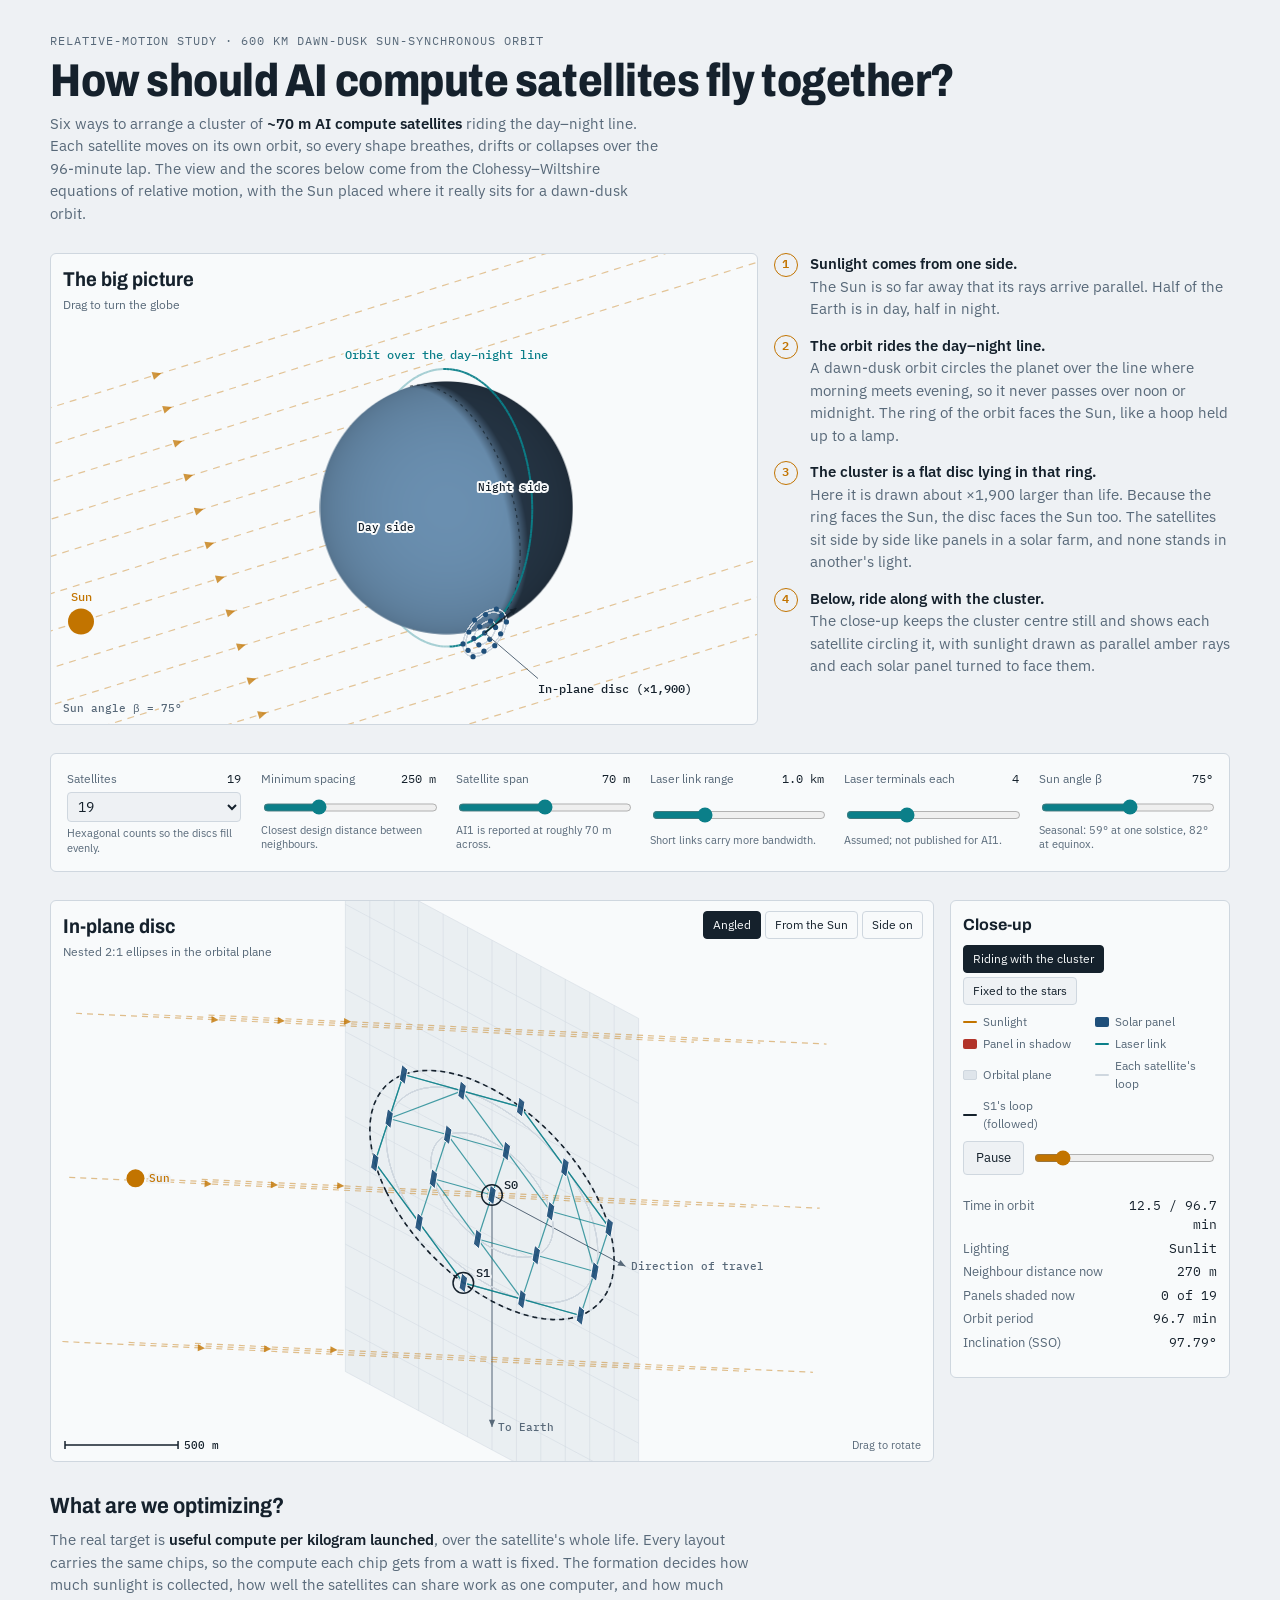
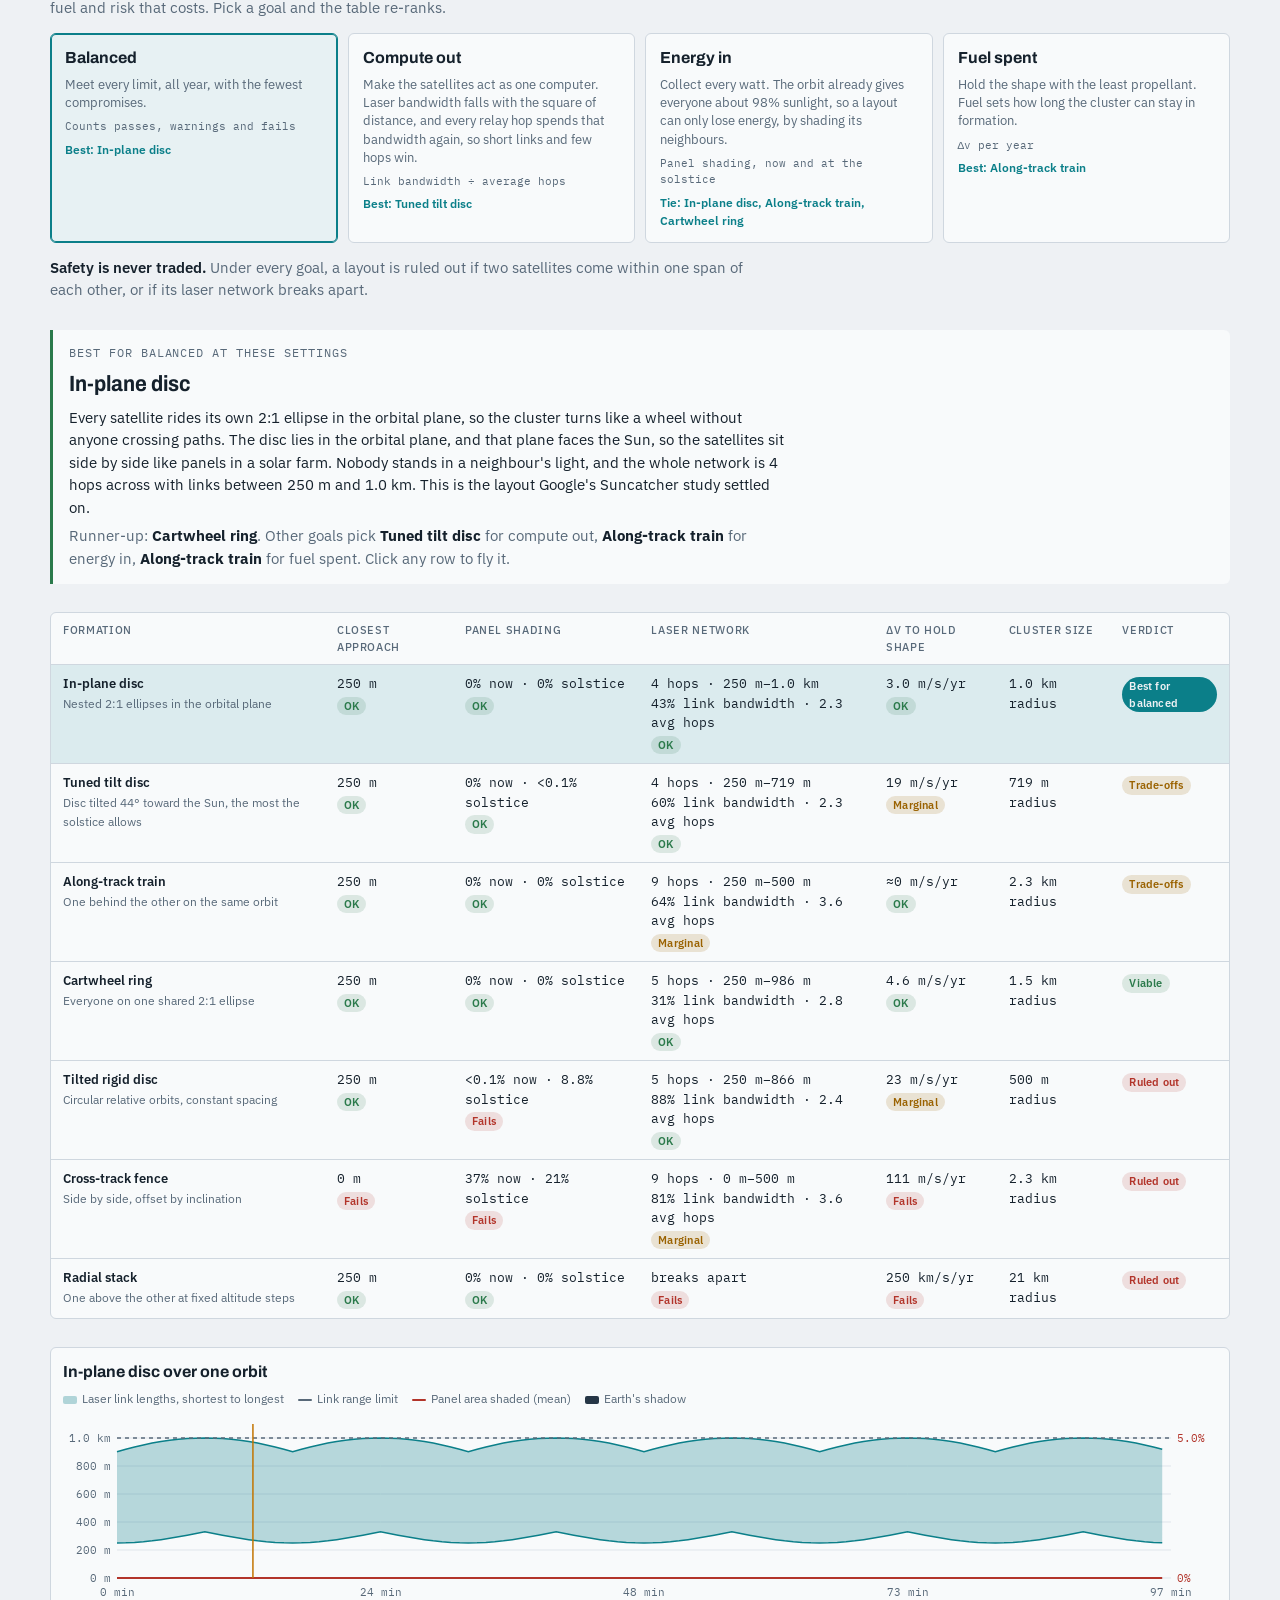
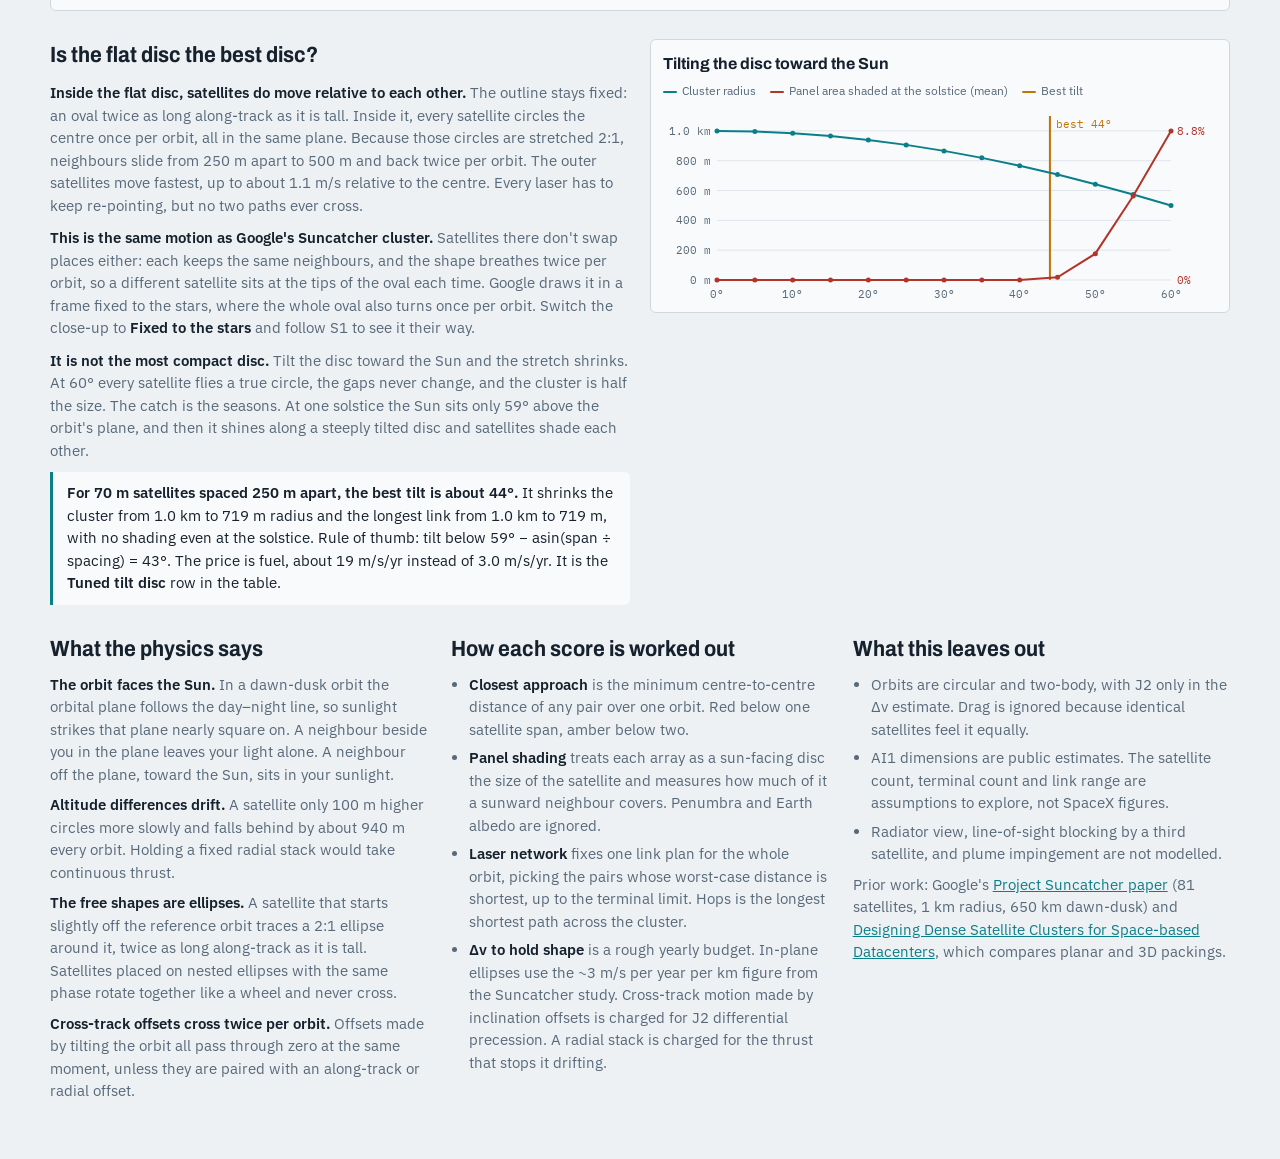
<file: ai1-satellite/cluster-formations/index.html>
<!doctype html>
<html lang="en">
<head>
<meta charset="utf-8">
<meta name="viewport" content="width=device-width, initial-scale=1, viewport-fit=cover">
<title>Dawn-Dusk Cluster Formations</title>
<meta name="claude:viewport-fit-sides" content="cover">
<link rel="preconnect" href="https://fonts.googleapis.com">
<link rel="preconnect" href="https://fonts.gstatic.com" crossorigin>
<link rel="stylesheet" href="https://fonts.googleapis.com/css2?family=Archivo:wdth,wght@75..125,500..800&family=IBM+Plex+Sans:wght@400;500;600&family=IBM+Plex+Mono:wght@400;500&display=swap">
<style>
/* Layout: a flight-dynamics console. Controls on top, the relative-motion view beside the Earth inset, then the trade table, then the notes. */
:root {
  --bg: #eef1f4;
  --panel: #f8fafb;
  --ink: #15212c;
  --muted: #586979;
  --line: #cfd7df;
  --grid: #dfe5eb;
  --laser: #0b7f89;
  --sun: #c27400;
  --good: #2b7a4b;
  --warn: #9a6200;
  --bad: #b2342a;
  --sat: #1f4f7a;
  --earth: #6a8fb0;
  --night: #263646;
  --f-display: "Archivo", "Arial Narrow", system-ui, sans-serif;
  --f-body: "IBM Plex Sans", system-ui, -apple-system, "Segoe UI", sans-serif;
  --f-mono: "IBM Plex Mono", ui-monospace, "SFMono-Regular", Menlo, monospace;
}
@media (prefers-color-scheme: dark) {
  :root:not([data-theme="light"]) {
    --bg: #0c131a; --panel: #121b24; --ink: #dce5ec; --muted: #8b9cac; --line: #26333f; --grid: #1a2530;
    --laser: #3cc3cb; --sun: #f0a63a; --good: #5cbf86; --warn: #e2a43c; --bad: #e8685d; --sat: #9cc4e8;
    --earth: #3f6688; --night: #0a1118; color-scheme: dark;
  }
}
:root[data-theme="dark"] {
  --bg: #0c131a; --panel: #121b24; --ink: #dce5ec; --muted: #8b9cac; --line: #26333f; --grid: #1a2530;
  --laser: #3cc3cb; --sun: #f0a63a; --good: #5cbf86; --warn: #e2a43c; --bad: #e8685d; --sat: #9cc4e8;
  --earth: #3f6688; --night: #0a1118; color-scheme: dark;
}
* { box-sizing: border-box; }
body {
  background: var(--bg); color: var(--ink); font-family: var(--f-body); font-size: 15px; line-height: 1.5;
  padding-left: max(16px, env(safe-area-inset-left, 0px)); padding-right: max(16px, env(safe-area-inset-right, 0px));
  padding-block: 24px 48px;
}
.wrap { max-width: 1180px; margin: 0 auto; display: grid; gap: 28px; }
header { display: grid; gap: 8px; }
.eyebrow { font-family: var(--f-mono); font-size: 12px; letter-spacing: .08em; text-transform: uppercase; color: var(--muted); }
h1 { font-family: var(--f-display); font-stretch: 85%; font-weight: 800; font-size: clamp(30px, 5vw, 46px); line-height: 1.02; margin: 0; text-wrap: balance; letter-spacing: -.01em; }
h2 { font-family: var(--f-display); font-stretch: 90%; font-weight: 700; font-size: 22px; margin: 0; text-wrap: balance; }
h3 { font-family: var(--f-display); font-weight: 700; font-size: 16px; margin: 0; }
.lede { max-width: 68ch; color: var(--muted); margin: 0; }
.lede b { color: var(--ink); font-weight: 600; }

.controls { display: grid; grid-template-columns: repeat(auto-fit, minmax(170px, 1fr)); gap: 14px 20px; padding: 16px; background: var(--panel); border: 1px solid var(--line); border-radius: 6px; }
.ctl { display: grid; gap: 4px; min-width: 0; }
.ctl label { font-size: 12px; color: var(--muted); display: flex; justify-content: space-between; gap: 8px; }
.ctl label output { font-family: var(--f-mono); color: var(--ink); font-variant-numeric: tabular-nums; }
.ctl input[type=range] { width: 100%; accent-color: var(--laser); }
.ctl select { font: inherit; font-size: 14px; padding: 4px 6px; background: var(--bg); color: var(--ink); border: 1px solid var(--line); border-radius: 4px; }
.ctl small { color: var(--muted); font-size: 11px; line-height: 1.3; }

.stage { display: grid; grid-template-columns: minmax(0, 1fr) 280px; gap: 16px; }
@media (max-width: 860px) { .stage { grid-template-columns: minmax(0, 1fr); } }
.view { position: relative; background: var(--panel); border: 1px solid var(--line); border-radius: 6px; overflow: hidden; min-width: 0; }
#view3d { display: block; width: 100%; cursor: grab; touch-action: none; }
#view3d:active { cursor: grabbing; }
.view .tag { position: absolute; left: 12px; top: 10px; display: grid; gap: 2px; pointer-events: none; }
.view .tag h2 { font-size: 20px; }
.view .tag span { font-size: 12px; color: var(--muted); }
.view .hint { position: absolute; right: 12px; bottom: 8px; font-size: 11px; color: var(--muted); pointer-events: none; }
.side { display: grid; gap: 16px; align-content: start; min-width: 0; }
.card { background: var(--panel); border: 1px solid var(--line); border-radius: 6px; padding: 12px; display: grid; gap: 8px; min-width: 0; }
.scene { display: grid; grid-template-columns: minmax(0, 1.55fr) minmax(0, 1fr); gap: 16px; align-items: start; }
@media (max-width: 860px) { .scene { grid-template-columns: minmax(0, 1fr); } }
#world { display: block; width: 100%; cursor: grab; touch-action: none; }
#world:active { cursor: grabbing; }
.steps { margin: 0; padding: 0; list-style: none; counter-reset: step; display: grid; gap: 14px; }
.steps li { counter-increment: step; display: grid; grid-template-columns: 26px minmax(0, 1fr); gap: 0 10px; color: var(--muted); }
.steps li::before { content: counter(step); grid-row: span 2; width: 22px; height: 22px; border-radius: 50%; border: 1.5px solid var(--sun); color: var(--sun); font: 600 12px/19px var(--f-mono); text-align: center; }
.steps li b { color: var(--ink); font-weight: 600; display: block; }
.viewbar { position: absolute; right: 10px; top: 10px; display: flex; gap: 4px; flex-wrap: wrap; justify-content: flex-end; max-width: 60%; }
.viewbar button { font-size: 12px; padding: 4px 9px; background: var(--panel); }
.viewbar button.on { background: var(--ink); color: var(--panel); border-color: var(--ink); }
.framebar { display: flex; flex-wrap: wrap; gap: 4px; }
.framebar button { font-size: 12px; padding: 4px 9px; }
.framebar button.on { background: var(--ink); color: var(--panel); border-color: var(--ink); }
.key { display: grid; grid-template-columns: 1fr 1fr; gap: 4px 10px; font-size: 12px; color: var(--muted); }
.key span { display: flex; align-items: center; gap: 6px; }
.key i { flex: none; width: 14px; height: 10px; border-radius: 2px; }
.view .hint.center { left: 50%; right: auto; transform: translateX(-50%); bottom: 34px; color: var(--sun); font-size: 12px; text-align: center; }
.readout { display: grid; grid-template-columns: auto 1fr; gap: 4px 12px; font-size: 13px; }
.readout dt { color: var(--muted); }
.readout dd { margin: 0; text-align: right; font-family: var(--f-mono); font-variant-numeric: tabular-nums; }
.transport { display: flex; gap: 8px; align-items: center; flex-wrap: wrap; }
button { font: inherit; font-size: 13px; padding: 6px 12px; border-radius: 4px; border: 1px solid var(--line); background: var(--bg); color: var(--ink); cursor: pointer; }
button:hover { border-color: var(--laser); }
button:focus-visible, select:focus-visible, input:focus-visible, tr:focus-visible { outline: 2px solid var(--laser); outline-offset: 2px; }
#phase { flex: 1; min-width: 120px; accent-color: var(--sun); }

.verdict { display: grid; gap: 6px; padding: 14px 16px; border-left: 3px solid var(--good); background: var(--panel); border-radius: 0 6px 6px 0; }
.verdict p { margin: 0; max-width: 80ch; }

.tablewrap { overflow-x: auto; border: 1px solid var(--line); border-radius: 6px; background: var(--panel); }
table { border-collapse: collapse; width: 100%; min-width: 760px; font-size: 13px; }
th, td { padding: 9px 12px; text-align: left; border-bottom: 1px solid var(--line); vertical-align: top; }
th { font-size: 11px; text-transform: uppercase; letter-spacing: .06em; color: var(--muted); font-weight: 500; }
tbody tr { cursor: pointer; }
tbody tr:hover { background: color-mix(in srgb, var(--laser) 6%, transparent); }
tbody tr.sel { background: color-mix(in srgb, var(--laser) 12%, transparent); }
tbody tr:last-child td { border-bottom: 0; }
td .nm { font-weight: 600; display: block; }
td .sub { color: var(--muted); font-size: 12px; }
td .v { font-family: var(--f-mono); font-variant-numeric: tabular-nums; display: block; }
.chip { display: inline-block; font-size: 11px; padding: 1px 7px; border-radius: 99px; font-weight: 600; letter-spacing: .02em; margin-top: 3px; }
.chip.good { color: var(--good); background: color-mix(in srgb, var(--good) 14%, transparent); }
.chip.warn { color: var(--warn); background: color-mix(in srgb, var(--warn) 16%, transparent); }
.chip.bad  { color: var(--bad);  background: color-mix(in srgb, var(--bad) 14%, transparent); }
.chip.best { color: var(--bg); background: var(--laser); }

.chartcard { background: var(--panel); border: 1px solid var(--line); border-radius: 6px; padding: 12px 12px 6px; display: grid; gap: 6px; }
.chartcard .legend { display: flex; flex-wrap: wrap; gap: 14px; font-size: 12px; color: var(--muted); }
.chartcard .legend i { display: inline-block; width: 14px; height: 8px; border-radius: 2px; margin-right: 5px; vertical-align: middle; }
#chart { width: 100%; display: block; }

.goal { display: grid; gap: 14px; }
.goal .goalhead { display: grid; gap: 6px; }
.goal .goalhead p, .goal .risk { margin: 0; max-width: 78ch; color: var(--muted); }
.goal b { color: var(--ink); font-weight: 600; }
.objs { display: grid; grid-template-columns: repeat(auto-fit, minmax(200px, 1fr)); gap: 10px; }
.obj { text-align: left; display: grid; gap: 6px; align-content: start; padding: 12px 14px; border-radius: 6px; border: 1px solid var(--line); background: var(--panel); color: var(--ink); font: inherit; cursor: pointer; }
.obj:hover { border-color: var(--laser); }
.obj.on { border-color: var(--laser); box-shadow: inset 0 0 0 1px var(--laser); background: color-mix(in srgb, var(--laser) 7%, var(--panel)); }
.obj .ot { font-family: var(--f-display); font-weight: 700; font-size: 16px; }
.obj .od { font-size: 13px; color: var(--muted); line-height: 1.4; }
.obj .om { font-size: 11px; font-family: var(--f-mono); color: var(--muted); }
.obj .ow { font-size: 12px; font-weight: 600; color: var(--laser); }
.tilt { display: grid; grid-template-columns: minmax(0, 1fr) minmax(0, 1fr); gap: 20px; align-items: start; }
@media (max-width: 860px) { .tilt { grid-template-columns: minmax(0, 1fr); } }
.tilt .tilttext { display: grid; gap: 10px; min-width: 0; }
.tilt .tilttext p { margin: 0; color: var(--muted); max-width: 65ch; }
.tilt .tilttext b { color: var(--ink); font-weight: 600; }
#tiltVerdict { padding: 10px 14px; border-left: 3px solid var(--laser); background: var(--panel); border-radius: 0 6px 6px 0; color: var(--ink) !important; }
#tiltChart { width: 100%; display: block; }
.notes { display: grid; grid-template-columns: repeat(auto-fit, minmax(300px, 1fr)); gap: 24px; }
.notes section { display: grid; gap: 8px; align-content: start; min-width: 0; }
.notes p, .notes li { margin: 0; color: var(--muted); max-width: 65ch; }
.notes ul { margin: 0; padding-left: 18px; display: grid; gap: 6px; }
.notes b { color: var(--ink); font-weight: 600; }
.notes code, .mono { font-family: var(--f-mono); font-size: 12.5px; }
a { color: var(--laser); }
@media (prefers-reduced-motion: reduce) { * { scroll-behavior: auto !important; } }
</style>
</head>
<body>

<div class="wrap">
  <header>
    <div class="eyebrow">Relative-motion study · 600 km dawn-dusk sun-synchronous orbit</div>
    <h1>How should AI compute satellites fly together?</h1>
    <p class="lede">Six ways to arrange a cluster of <b>~70 m AI compute satellites</b> riding the day–night line. Each satellite moves on its own orbit, so every shape breathes, drifts or collapses over the 96-minute lap. The view and the scores below come from the Clohessy–Wiltshire equations of relative motion, with the Sun placed where it really sits for a dawn-dusk orbit.</p>
  </header>

  <section class="scene" aria-label="The geometry of a dawn-dusk orbit">
    <div class="view">
      <canvas id="world" aria-label="Earth lit from one side, the dawn-dusk orbit along the day-night line, and the cluster drawn enlarged on it"></canvas>
      <div class="tag"><h2>The big picture</h2><span>Drag to turn the globe</span></div>
    </div>
    <ol class="steps">
      <li><b>Sunlight comes from one side.</b> The Sun is so far away that its rays arrive parallel. Half of the Earth is in day, half in night.</li>
      <li><b>The orbit rides the day–night line.</b> A dawn-dusk orbit circles the planet over the line where morning meets evening, so it never passes over noon or midnight. The ring of the orbit faces the Sun, like a hoop held up to a lamp.</li>
      <li id="step3"></li>
      <li><b>Below, ride along with the cluster.</b> The close-up keeps the cluster centre still and shows each satellite circling it, with sunlight drawn as parallel amber rays and each solar panel turned to face them.</li>
    </ol>
  </section>

  <div class="controls" aria-label="Simulation settings">
    <div class="ctl"><label for="n">Satellites <output id="nOut"></output></label>
      <select id="n"><option>7</option><option selected>19</option><option>37</option><option>61</option><option>91</option></select>
      <small>Hexagonal counts so the discs fill evenly.</small></div>
    <div class="ctl"><label for="s">Minimum spacing <output id="sOut"></output></label>
      <input id="s" type="range" min="100" max="600" step="10" value="250"><small>Closest design distance between neighbours.</small></div>
    <div class="ctl"><label for="span">Satellite span <output id="spanOut"></output></label>
      <input id="span" type="range" min="20" max="120" step="5" value="70"><small>AI1 is reported at roughly 70 m across.</small></div>
    <div class="ctl"><label for="L">Laser link range <output id="LOut"></output></label>
      <input id="L" type="range" min="200" max="3000" step="50" value="1000"><small>Short links carry more bandwidth.</small></div>
    <div class="ctl"><label for="term">Laser terminals each <output id="termOut"></output></label>
      <input id="term" type="range" min="2" max="8" step="1" value="4"><small>Assumed; not published for AI1.</small></div>
    <div class="ctl"><label for="beta">Sun angle β <output id="betaOut"></output></label>
      <input id="beta" type="range" min="59" max="90" step="1" value="75"><small>Seasonal: 59° at one solstice, 82° at equinox.</small></div>
  </div>

  <div class="stage">
    <div class="view">
      <canvas id="view3d" aria-label="3D view of the selected cluster formation in the orbit frame"></canvas>
      <div class="tag"><h2 id="fName"></h2><span id="fSub"></span></div>
      <div class="viewbar" role="group" aria-label="Camera angle">
        <button type="button" data-view="angled" class="on">Angled</button>
        <button type="button" data-view="sun">From the Sun</button>
        <button type="button" data-view="side">Side on</button>
      </div>
      <div class="hint center" id="sunHint" hidden>The Sun is behind you. Its light falls straight onto the panels.</div>
      <div class="hint">Drag to rotate</div>
    </div>
    <div class="side">
      <div class="card">
        <h3>Close-up</h3>
        <div class="framebar" role="group" aria-label="Reference frame">
          <button type="button" data-frame="lvlh" class="on">Riding with the cluster</button>
          <button type="button" data-frame="inertial">Fixed to the stars</button>
        </div>
        <div class="key">
          <span><i style="background:var(--sun);height:2px"></i>Sunlight</span>
          <span><i style="background:var(--sat)"></i>Solar panel</span>
          <span><i style="background:var(--bad)"></i>Panel in shadow</span>
          <span><i style="background:var(--laser);height:2px"></i>Laser link</span>
          <span><i style="background:var(--grid);border:1px solid var(--line)"></i>Orbital plane</span>
          <span><i style="background:var(--line);height:2px"></i>Each satellite's loop</span>
          <span><i style="background:var(--ink);height:2px"></i>S1's loop (followed)</span>
        </div>
        <div class="transport">
          <button id="play" type="button">Pause</button>
          <input id="phase" type="range" min="0" max="360" step="1" value="0" aria-label="Position in orbit">
        </div>
        <dl class="readout">
          <dt>Time in orbit</dt><dd id="rTime"></dd>
          <dt>Lighting</dt><dd id="rLight"></dd>
          <dt>Neighbour distance now</dt><dd id="rNN"></dd>
          <dt>Panels shaded now</dt><dd id="rShade"></dd>
          <dt>Orbit period</dt><dd id="rPeriod"></dd>
          <dt>Inclination (SSO)</dt><dd id="rInc"></dd>
        </dl>
      </div>
    </div>
  </div>

  <section class="goal" aria-labelledby="goalH">
    <div class="goalhead">
      <h2 id="goalH">What are we optimizing?</h2>
      <p>The real target is <b>useful compute per kilogram launched</b>, over the satellite's whole life. Every layout carries the same chips, so the compute each chip gets from a watt is fixed. The formation decides how much sunlight is collected, how well the satellites can share work as one computer, and how much fuel and risk that costs. Pick a goal and the table re-ranks.</p>
    </div>
    <div class="objs" role="radiogroup" aria-label="Optimize for">
      <button type="button" class="obj on" data-obj="balanced" role="radio" aria-checked="true"><span class="ot">Balanced</span><span class="od">Meet every limit, all year, with the fewest compromises.</span><span class="om">Counts passes, warnings and fails</span><span class="ow" id="w-balanced"></span></button>
      <button type="button" class="obj" data-obj="compute" role="radio" aria-checked="false"><span class="ot">Compute out</span><span class="od">Make the satellites act as one computer. Laser bandwidth falls with the square of distance, and every relay hop spends that bandwidth again, so short links and few hops win.</span><span class="om">Link bandwidth ÷ average hops</span><span class="ow" id="w-compute"></span></button>
      <button type="button" class="obj" data-obj="energy" role="radio" aria-checked="false"><span class="ot">Energy in</span><span class="od">Collect every watt. The orbit already gives everyone about 98% sunlight, so a layout can only lose energy, by shading its neighbours.</span><span class="om">Panel shading, now and at the solstice</span><span class="ow" id="w-energy"></span></button>
      <button type="button" class="obj" data-obj="fuel" role="radio" aria-checked="false"><span class="ot">Fuel spent</span><span class="od">Hold the shape with the least propellant. Fuel sets how long the cluster can stay in formation.</span><span class="om">Δv per year</span><span class="ow" id="w-fuel"></span></button>
    </div>
    <p class="risk"><b>Safety is never traded.</b> Under every goal, a layout is ruled out if two satellites come within one span of each other, or if its laser network breaks apart.</p>
  </section>

  <div class="verdict" id="verdict" aria-live="polite"></div>

  <div class="tablewrap">
    <table>
      <thead><tr>
        <th>Formation</th><th>Closest approach</th><th>Panel shading</th><th>Laser network</th><th>Δv to hold shape</th><th>Cluster size</th><th>Verdict</th>
      </tr></thead>
      <tbody id="tbody"></tbody>
    </table>
  </div>

  <div class="chartcard">
    <h3 id="chartTitle">Over one orbit</h3>
    <div class="legend">
      <span><i style="background:color-mix(in srgb,var(--laser) 30%,transparent)"></i>Laser link lengths, shortest to longest</span>
      <span><i style="background:var(--muted);height:2px"></i>Link range limit</span>
      <span><i style="background:var(--bad);height:2px"></i>Panel area shaded (mean)</span>
      <span><i style="background:var(--night)"></i>Earth's shadow</span>
    </div>
    <canvas id="chart" aria-label="Chart of link lengths and shading over one orbit"></canvas>
  </div>

  <section class="tilt" aria-labelledby="tiltH">
    <div class="tilttext">
      <h2 id="tiltH">Is the flat disc the best disc?</h2>
      <p><b>Inside the flat disc, satellites do move relative to each other.</b> The outline stays fixed: an oval twice as long along-track as it is tall. Inside it, every satellite circles the centre once per orbit, all in the same plane. Because those circles are stretched 2:1, neighbours slide from <span id="tMin"></span> apart to <span id="tMax"></span> and back twice per orbit. The outer satellites move fastest, up to about <span id="tSpeed"></span> relative to the centre. Every laser has to keep re-pointing, but no two paths ever cross.</p>
      <p><b>This is the same motion as Google's Suncatcher cluster.</b> Satellites there don't swap places either: each keeps the same neighbours, and the shape breathes twice per orbit, so a different satellite sits at the tips of the oval each time. Google draws it in a frame fixed to the stars, where the whole oval also turns once per orbit. Switch the close-up to <b>Fixed to the stars</b> and follow S1 to see it their way.</p>
      <p><b>It is not the most compact disc.</b> Tilt the disc toward the Sun and the stretch shrinks. At 60° every satellite flies a true circle, the gaps never change, and the cluster is half the size. The catch is the seasons. At one solstice the Sun sits only 59° above the orbit's plane, and then it shines along a steeply tilted disc and satellites shade each other.</p>
      <p id="tiltVerdict"></p>
    </div>
    <div class="chartcard">
      <h3>Tilting the disc toward the Sun</h3>
      <div class="legend">
        <span><i style="background:var(--laser);height:2px"></i>Cluster radius</span>
        <span><i style="background:var(--bad);height:2px"></i>Panel area shaded at the solstice (mean)</span>
        <span><i style="background:var(--sun);height:2px"></i>Best tilt</span>
      </div>
      <canvas id="tiltChart" aria-label="Chart of cluster radius and solstice shading against disc tilt"></canvas>
    </div>
  </section>

  <div class="notes">
    <section>
      <h2>What the physics says</h2>
      <p><b>The orbit faces the Sun.</b> In a dawn-dusk orbit the orbital plane follows the day–night line, so sunlight strikes that plane nearly square on. A neighbour beside you in the plane leaves your light alone. A neighbour off the plane, toward the Sun, sits in your sunlight.</p>
      <p><b>Altitude differences drift.</b> A satellite only 100 m higher circles more slowly and falls behind by about 940 m every orbit. Holding a fixed radial stack would take continuous thrust.</p>
      <p><b>The free shapes are ellipses.</b> A satellite that starts slightly off the reference orbit traces a 2:1 ellipse around it, twice as long along-track as it is tall. Satellites placed on nested ellipses with the same phase rotate together like a wheel and never cross.</p>
      <p><b>Cross-track offsets cross twice per orbit.</b> Offsets made by tilting the orbit all pass through zero at the same moment, unless they are paired with an along-track or radial offset.</p>
    </section>
    <section>
      <h2>How each score is worked out</h2>
      <ul>
        <li><b>Closest approach</b> is the minimum centre-to-centre distance of any pair over one orbit. Red below one satellite span, amber below two.</li>
        <li><b>Panel shading</b> treats each array as a sun-facing disc the size of the satellite and measures how much of it a sunward neighbour covers. Penumbra and Earth albedo are ignored.</li>
        <li><b>Laser network</b> fixes one link plan for the whole orbit, picking the pairs whose worst-case distance is shortest, up to the terminal limit. Hops is the longest shortest path across the cluster.</li>
        <li><b>Δv to hold shape</b> is a rough yearly budget. In-plane ellipses use the ~3 m/s per year per km figure from the Suncatcher study. Cross-track motion made by inclination offsets is charged for J2 differential precession. A radial stack is charged for the thrust that stops it drifting.</li>
      </ul>
    </section>
    <section>
      <h2>What this leaves out</h2>
      <ul>
        <li>Orbits are circular and two-body, with J2 only in the Δv estimate. Drag is ignored because identical satellites feel it equally.</li>
        <li>AI1 dimensions are public estimates. The satellite count, terminal count and link range are assumptions to explore, not SpaceX figures.</li>
        <li>Radiator view, line-of-sight blocking by a third satellite, and plume impingement are not modelled.</li>
      </ul>
      <p>Prior work: Google's <a href="https://arxiv.org/abs/2511.19468" target="_blank" rel="noopener">Project Suncatcher paper</a> (81 satellites, 1 km radius, 650 km dawn-dusk) and <a href="https://arxiv.org/abs/2605.15335" target="_blank" rel="noopener">Designing Dense Satellite Clusters for Space-based Datacenters</a>, which compares planar and 3D packings.</p>
    </section>
  </div>
</div>

<script>
(() => {
'use strict';
// ---------- Orbit constants ----------
const MU = 3.986004418e14, RE = 6378137, J2 = 1.08263e-3, ALT = 600e3;
const A = RE + ALT, n = Math.sqrt(MU / A ** 3), T = 2 * Math.PI / n, V = Math.sqrt(MU / A);
const YEAR = 365.25 * 86400;
const OMEGA_SSO = 2 * Math.PI / (365.2422 * 86400);
const J2K = 1.5 * n * J2 * (RE / A) ** 2;            // nodal regression factor
const INC = Math.acos(-OMEGA_SSO / J2K);               // sun-synchronous inclination
const BETA_ECL = Math.asin(RE / A);                     // below this β the orbit sees eclipses

// ---------- Hexagonal lattice, unit spacing ----------
function hexPoints(N) {
  const pts = [];
  for (let q = -8; q <= 8; q++) for (let r = -8; r <= 8; r++) {
    const s = -q - r; if (Math.max(Math.abs(q), Math.abs(r), Math.abs(s)) > 7) continue;
    const X = q + r / 2, Y = r * Math.sqrt(3) / 2;
    pts.push({ X, Y, ring: Math.max(Math.abs(q), Math.abs(r), Math.abs(s)), ang: Math.atan2(Y, X) });
  }
  pts.sort((a, b) => a.ring - b.ring || a.ang - b.ang);
  return pts.slice(0, N);
}

// In-plane free motion: (x, y/2) rotates rigidly.  x radial, y along-track, z cross-track.
function inPlane(X, Y, th, o) { const c = Math.cos(th), s = Math.sin(th); o[0] = X * c + Y * s; o[1] = 2 * (-X * s + Y * c); o[2] = 0; }
// Circular relative orbit: rigid rotation in a plane tilted 60° out of the orbital plane.
function circular(X, Y, th, o) { const c = Math.cos(th), s = Math.sin(th); const w = X * c + Y * s, v = -X * s + Y * c; o[0] = w / 2; o[1] = v; o[2] = w * Math.sqrt(3) / 2; }

// Each formation: build(P) -> { N, pos(k, theta, out), dv(stats) in m/s per year }
const FORMS = [
  { id: 'disc', name: 'In-plane disc', sub: 'Nested 2:1 ellipses in the orbital plane',
    build(P) { const h = hexPoints(P.N).map(p => ({ X: p.X * P.s, Y: p.Y * P.s }));
      return { pos: (k, th, o) => inPlane(h[k].X, h[k].Y, th, o), dv: st => 3 * st.rmax / 1000 }; } },
  { id: 'tuned', name: 'Tuned tilt disc', sub: 'Disc tilted toward the Sun as far as the seasons allow',
    build(P) { const k = Math.tan((P.tilt || 0) * Math.PI / 180), g = 1 / Math.sqrt(1 + k * k);
      const h = hexPoints(P.N).map(p => ({ X: p.X * P.s * g, Y: p.Y * P.s * g }));
      return { pos: (i, th, o) => { inPlane(h[i].X, h[i].Y, th, o); o[2] = k * o[0]; }, dv: st => 3 * st.rmax / 1000 + inclDv(st.zmax) }; } },
  { id: 'train', name: 'Along-track train', sub: 'One behind the other on the same orbit',
    build(P) { const mid = (P.N - 1) / 2;
      return { pos: (k, th, o) => { o[0] = 0; o[1] = (k - mid) * P.s; o[2] = 0; }, dv: () => 0 }; } },
  { id: 'ring', name: 'Cartwheel ring', sub: 'Everyone on one shared 2:1 ellipse',
    build(P) { const rho = P.s / (2 * Math.sin(Math.PI / P.N));
      return { pos: (k, th, o) => { const a = 2 * Math.PI * k / P.N; inPlane(rho * Math.cos(a), rho * Math.sin(a), th, o); }, dv: st => 3 * st.rmax / 1000 }; } },
  { id: 'tilted', name: 'Tilted rigid disc', sub: 'Circular relative orbits, constant spacing',
    build(P) { const h = hexPoints(P.N).map(p => ({ X: p.X * P.s, Y: p.Y * P.s }));
      return { pos: (k, th, o) => circular(h[k].X, h[k].Y, th, o),
        dv: st => 3 * st.rmax / 1000 + inclDv(st.zmax) }; } },
  { id: 'fence', name: 'Cross-track fence', sub: 'Side by side, offset by inclination',
    build(P) { const mid = (P.N - 1) / 2;
      return { pos: (k, th, o) => { o[0] = 0; o[1] = 0; o[2] = (k - mid) * P.s * Math.cos(th); }, dv: st => inclDv(st.zmax) }; } },
  { id: 'stack', name: 'Radial stack', sub: 'One above the other at fixed altitude steps',
    build(P) { const mid = (P.N - 1) / 2;
      return { pos: (k, th, o) => { const x = (k - mid) * P.s; o[0] = x; o[1] = -1.5 * x * th; o[2] = 0; },
        dv: () => 3 * n * n * ((P.N - 1) / 2 * P.s) * YEAR }; } },
];
// Yearly Δv to cancel J2 differential nodal drift for a cross-track amplitude b made by an inclination offset.
function inclDv(b) { const dOmegaDot = J2K * Math.sin(INC) * (b / A); return V * Math.sin(INC) * dOmegaDot * YEAR; }

// Sun direction in the orbit frame at argument of latitude u (u = 0 nearest the Sun).
function sunDir(beta, u, o) { const cb = Math.cos(beta); o[0] = cb * Math.cos(u); o[1] = -cb * Math.sin(u); o[2] = Math.sin(beta); }
function inEclipse(beta, u) { const c = Math.cos(beta) * Math.cos(u); return c < 0 && A * Math.sqrt(1 - c * c) < RE; }
// Fraction of a disc of radius R covered by an equal disc offset by d.
function lens(d, R) { if (d >= 2 * R) return 0; return (2 * R * R * Math.acos(d / (2 * R)) - (d / 2) * Math.sqrt(4 * R * R - d * d)) / (Math.PI * R * R); }

// Shading of each satellite at one instant.
function shadingAt(pos, N, sun, R, out) {
  for (let i = 0; i < N; i++) {
    let f = 0;
    for (let j = 0; j < N; j++) { if (i === j) continue;
      const dx = pos[3*j] - pos[3*i], dy = pos[3*j+1] - pos[3*i+1], dz = pos[3*j+2] - pos[3*i+2];
      const along = dx * sun[0] + dy * sun[1] + dz * sun[2]; if (along <= 0) continue;
      const px = dx - along * sun[0], py = dy - along * sun[1], pz = dz - along * sun[2];
      f += lens(Math.hypot(px, py, pz), R);
    }
    out[i] = Math.min(1, f);
  }
}

const M = 120; // samples per orbit
function evaluate(form, P) {
  const N = P.N, F = form.build(P), beta = P.beta * Math.PI / 180, R = P.span / 2;
  const pos = []; const o = [0, 0, 0];
  let rmax = 0, zmax = 0;
  for (let m = 0; m < M; m++) { const th = 2 * Math.PI * m / M, a = new Float64Array(3 * N);
    for (let k = 0; k < N; k++) { F.pos(k, th, o); a[3*k] = o[0]; a[3*k+1] = o[1]; a[3*k+2] = o[2];
      rmax = Math.max(rmax, Math.hypot(o[0], o[1], o[2])); zmax = Math.max(zmax, Math.abs(o[2])); }
    pos.push(a); }
  // Pair distances over the orbit
  const P2 = N * (N - 1) / 2, dmax = new Float64Array(P2), dmin = new Float64Array(P2).fill(Infinity), pi = new Int32Array(P2), pj = new Int32Array(P2);
  let p = 0; for (let i = 0; i < N; i++) for (let j = i + 1; j < N; j++) { pi[p] = i; pj[p] = j; p++; }
  let minSep = Infinity;
  for (let m = 0; m < M; m++) { const a = pos[m];
    for (let q = 0; q < P2; q++) { const i = pi[q], j = pj[q];
      const d = Math.hypot(a[3*i] - a[3*j], a[3*i+1] - a[3*j+1], a[3*i+2] - a[3*j+2]);
      if (d > dmax[q]) dmax[q] = d; if (d < dmin[q]) dmin[q] = d; } }
  for (let q = 0; q < P2; q++) minSep = Math.min(minSep, dmin[q]);
  // Fixed link plan: shortest worst-case pairs first, within range, up to the terminal limit.
  const cand = []; for (let q = 0; q < P2; q++) if (dmax[q] <= P.L) cand.push(q);
  cand.sort((a, b) => dmax[a] - dmax[b]);
  const deg = new Int32Array(N), links = [], adj = Array.from({ length: N }, () => []);
  for (const q of cand) { const i = pi[q], j = pj[q]; if (deg[i] < P.term && deg[j] < P.term) { deg[i]++; deg[j]++; links.push(q); adj[i].push(j); adj[j].push(i); } }
  // Hop diameter
  let diam = 0, connected = true, hopSum = 0;
  for (let s0 = 0; s0 < N && connected; s0++) { const dist = new Int32Array(N).fill(-1); dist[s0] = 0; const qu = [s0];
    for (let h = 0; h < qu.length; h++) for (const v of adj[qu[h]]) if (dist[v] < 0) { dist[v] = dist[qu[h]] + 1; qu.push(v); }
    if (qu.length < N) connected = false; else for (let k = 0; k < N; k++) { diam = Math.max(diam, dist[k]); hopSum += dist[k]; } }
  const meanHops = connected && N > 1 ? hopSum / (N * (N - 1)) : Infinity;
  // Link lengths and shading per sample
  const series = []; const sun = [0, 0, 0], sh = new Float64Array(N);
  let shadeSum = 0, shadeCount = 0, shadeWorst = 0, bwSum = 0;
  for (let m = 0; m < M; m++) { const th = 2 * Math.PI * m / M, a = pos[m];
    let lo = Infinity, hi = 0;
    for (const q of links) { const i = pi[q], j = pj[q]; const d = Math.hypot(a[3*i] - a[3*j], a[3*i+1] - a[3*j+1], a[3*i+2] - a[3*j+2]); lo = Math.min(lo, d); hi = Math.max(hi, d); bwSum += Math.min(1, (P.s / d) ** 2); }
    const ecl = inEclipse(beta, th); let mean = 0;
    if (!ecl) { sunDir(beta, th, sun); shadingAt(a, N, sun, R, sh);
      for (let k = 0; k < N; k++) { mean += sh[k]; shadeWorst = Math.max(shadeWorst, sh[k]); }
      mean /= N; shadeSum += mean; shadeCount++; }
    series.push({ lo: links.length ? lo : NaN, hi: links.length ? hi : NaN, shade: mean, ecl }); }
  let lmin = Infinity, lmax = 0; for (const q of links) { lmin = Math.min(lmin, dmin[q]); lmax = Math.max(lmax, dmax[q]); }
  const st = { rmax, zmax };
  return { F, minSep, links: links.length, avgDeg: 2 * links.length / N, connected, diam, lmin, lmax,
    shadeMean: shadeCount ? shadeSum / shadeCount : 0, shadeWorst, dv: F.dv(st), rmax, series, sunlitFrac: shadeCount / M, bw: links.length ? bwSum / links.length / M : 0, meanHops };
}
// Shading and size only: cheaper, for the season check and the tilt sweep.
function shadeEval(form, P, Ms = 72) {
  const N = P.N, F = form.build(P), beta = P.beta * Math.PI / 180, R = P.span / 2, a = new Float64Array(3 * N), o = [0, 0, 0], sun = [0, 0, 0], sh = new Float64Array(N);
  let sum = 0, cnt = 0, worst = 0, rmax = 0;
  for (let m = 0; m < Ms; m++) { const th = 2 * Math.PI * m / Ms;
    for (let k = 0; k < N; k++) { F.pos(k, th, o); a[3*k] = o[0]; a[3*k+1] = o[1]; a[3*k+2] = o[2]; rmax = Math.max(rmax, Math.hypot(o[0], o[1], o[2])); }
    if (inEclipse(beta, th)) continue; sunDir(beta, th, sun); shadingAt(a, N, sun, R, sh);
    let mean = 0; for (let k = 0; k < N; k++) { mean += sh[k]; worst = Math.max(worst, sh[k]); } sum += mean / N; cnt++; }
  return { shadeMean: cnt ? sum / cnt : 0, shadeWorst: worst, rmax };
}

// ---------- Grading ----------
function grade(r, P) {
  const g = {};
  r.sMean = Math.max(r.shadeMean, r.season.shadeMean); r.sWorst = Math.max(r.shadeWorst, r.season.shadeWorst);
  g.col = r.minSep < P.span ? 'bad' : r.minSep < 2 * P.span ? 'warn' : 'good';
  g.shade = r.sMean > 0.05 ? 'bad' : (r.sMean > 0.005 || r.sWorst > 0.1) ? 'warn' : 'good';
  g.net = !r.connected ? 'bad' : r.diam > Math.max(4, 1.5 * Math.sqrt(P.N)) ? 'warn' : 'good';
  g.dv = r.dv >= 100 ? 'bad' : r.dv >= 10 ? 'warn' : 'good';
  const vals = Object.values(g);
  g.fails = vals.filter(v => v === 'bad').length; g.warns = vals.filter(v => v === 'warn').length;
  g.overall = g.fails ? 'bad' : g.warns ? 'warn' : 'good';
  return g;
}

// ---------- Formatting ----------
const fmtM = m => !isFinite(m) ? '–' : m >= 10000 ? (m / 1000).toFixed(0) + ' km' : m >= 1000 ? (m / 1000).toFixed(1) + ' km' : Math.round(m) + ' m';
const fmtPct = f => f === 0 ? '0%' : f < 0.001 ? '<0.1%' : (f * 100).toFixed(f < 0.1 ? 1 : 0) + '%';
const fmtDv = v => v < 0.05 ? '≈0 m/s/yr' : v < 10 ? v.toFixed(1) + ' m/s/yr' : v < 10000 ? Math.round(v).toLocaleString() + ' m/s/yr' : (v / 1000).toFixed(0) + ' km/s/yr';
const LBL = { good: 'OK', warn: 'Marginal', bad: 'Fails' };
const chip = (cls, txt) => `<span class="chip ${cls}">${txt ?? LBL[cls]}</span>`;

// ---------- State ----------
const $ = id => document.getElementById(id);
const P = {}; let results = [], grades = [], sel = 0, best = 0, phase = 0, playing = !matchMedia('(prefers-reduced-motion: reduce)').matches;
let yaw = 1.0, pitch = 0.35, objective = 'balanced', sweep = [], winners = {};
const BETA_MIN = 59; // lowest Sun angle of the year for a 600 km dawn-dusk orbit
// All-to-all throughput: every bit uses bandwidth on each hop, and shaded power is lost.
const netScore = r => r.connected ? r.bw / r.meanHops * (1 - r.sMean) : 0;
const hard = (r, g) => (g.col === 'bad' || !r.connected) ? 1 : 0;
const OBJ = {
  balanced: { name: 'Balanced', key: (r, g) => [g.fails, g.warns, r.diam, Math.round(r.rmax)] },
  compute: { name: 'Compute out', key: (r, g) => [hard(r, g), g.shade === 'bad' ? 1 : 0, -Math.round(netScore(r) * 1000), r.diam] },
  energy: { name: 'Energy in', key: (r, g) => [hard(r, g), Math.round(r.sMean * 1e4), Math.round(r.sWorst * 100), Math.round(r.dv * 10)] },
  fuel: { name: 'Fuel spent', key: (r, g) => [hard(r, g), g.shade === 'bad' ? 1 : 0, Math.round(r.dv * 10), r.diam] },
};
const TIE = { balanced: 4, compute: 3, energy: 3, fuel: 3 }; // keys that decide the goal; the rest only break ties
function ties(obj) { const w = winners[obj], K = OBJ[obj].key(results[w], grades[w]).slice(0, TIE[obj]);
  return FORMS.map((_, i) => i).filter(i => { const k = OBJ[obj].key(results[i], grades[i]); return K.every((v, j) => v === k[j]); }); }
function rank(obj) { return FORMS.map((_, i) => i).sort((a, b) => { const A = OBJ[obj].key(results[a], grades[a]), B = OBJ[obj].key(results[b], grades[b]);
  for (let k = 0; k < A.length; k++) if (A[k] !== B[k]) return A[k] - B[k]; return 0; }); }
// Find the steepest tilt that keeps panels unshaded at the worst season.
function tiltSweep() {
  const T = FORMS.find(f => f.id === 'tuned'), ok = r => r.shadeMean <= 0.001 && r.shadeWorst <= 0.05;
  sweep = []; let bestD = 0, stop = false;
  for (let d = 0; d <= 60; d += 5) { const r = shadeEval(T, { ...P, tilt: d, beta: BETA_MIN });
    sweep.push({ d, rmax: r.rmax, sh: r.shadeMean }); if (!stop && ok(r)) bestD = d; else stop = true; }
  for (let d = bestD + 1; d < bestD + 5 && d <= 60; d++) { if (ok(shadeEval(T, { ...P, tilt: d, beta: BETA_MIN }))) bestD = d; else break; }
  P.tilt = bestD;
}

function readP() {
  P.N = +$('n').value; P.s = +$('s').value; P.span = +$('span').value; P.L = +$('L').value; P.term = +$('term').value; P.beta = +$('beta').value;
  $('nOut').textContent = P.N; $('sOut').textContent = P.s + ' m'; $('spanOut').textContent = P.span + ' m';
  $('LOut').textContent = fmtM(P.L); $('termOut').textContent = P.term; $('betaOut').textContent = P.beta + '°' + (P.beta * Math.PI / 180 < BETA_ECL ? ' · eclipses' : '');
}

function recompute() {
  readP();
  tiltSweep();
  FORMS.find(f => f.id === 'tuned').sub = `Disc tilted ${P.tilt}° toward the Sun, the most the solstice allows`;
  results = FORMS.map(f => { const r = evaluate(f, P); r.season = shadeEval(f, { ...P, beta: BETA_MIN }); return r; });
  grades = results.map(r => grade(r, P));
  for (const k in OBJ) winners[k] = rank(k)[0];
  best = winners[objective];
  renderTable(); renderVerdict(); renderObjectives(); renderTilt(); earthDirty = true; selectForm(sel, false);
}

function renderTable() {
  $('tbody').innerHTML = FORMS.map((f, i) => { const r = results[i], g = grades[i];
    return `<tr data-i="${i}" tabindex="0" class="${i === sel ? 'sel' : ''}" aria-selected="${i === sel}">
      <td><span class="nm">${f.name}</span><span class="sub">${f.sub}</span></td>
      <td><span class="v">${fmtM(r.minSep)}</span>${chip(g.col)}</td>
      <td><span class="v">${fmtPct(r.shadeMean)} now · ${fmtPct(r.season.shadeMean)} solstice</span>${chip(g.shade)}</td>
      <td><span class="v">${r.connected ? r.diam + ' hops · ' + fmtM(r.lmin) + '–' + fmtM(r.lmax) + '<br>' + Math.round(r.bw * 100) + '% link bandwidth · ' + r.meanHops.toFixed(1) + ' avg hops' : 'breaks apart'}</span>${chip(g.net)}</td>
      <td><span class="v">${fmtDv(r.dv)}</span>${chip(g.dv)}</td>
      <td><span class="v">${fmtM(r.rmax)} radius</span></td>
      <td>${i === best ? chip('best', 'Best for ' + OBJ[objective].name.toLowerCase()) : hard(r, g) ? chip('bad', 'Ruled out') : chip(g.overall, g.overall === 'good' ? 'Viable' : g.overall === 'warn' ? 'Trade-offs' : 'Ruled out')}</td>
    </tr>`; }).join('');
  for (const tr of $('tbody').rows) { const go = () => selectForm(+tr.dataset.i, true);
    tr.addEventListener('click', go); tr.addEventListener('keydown', e => { if (e.key === 'Enter' || e.key === ' ') { e.preventDefault(); go(); } }); }
}

function renderVerdict() {
  const f = FORMS[best], r = results[best];
  const why = {
    disc: `Every satellite rides its own 2:1 ellipse in the orbital plane, so the cluster turns like a wheel without anyone crossing paths. The disc lies in the orbital plane, and that plane faces the Sun, so the satellites sit side by side like panels in a solar farm. Nobody stands in a neighbour's light, and the whole network is ${r.diam} hops across with links between ${fmtM(r.lmin)} and ${fmtM(r.lmax)}. This is the layout Google's Suncatcher study settled on.`,
    train: `A string of satellites on the same orbit costs almost nothing to hold and never shades, because the sunlight falls across the string, not along it. The price is length: ${P.N} satellites stretch ${fmtM(2 * r.rmax)} and data crosses ${r.diam} hops end to end.`,
    ring: `A single shared ellipse is passively safe and sun-friendly, but everyone is on the rim, so the network is ${r.diam} hops across.`,
    tilted: `Circular relative orbits keep every gap constant, which suits fixed laser links, and the cluster is half the size of the flat disc.`,
    tuned: `Tilting the flat disc ${P.tilt}° toward the Sun shrinks it to ${fmtM(r.rmax)} radius, so links are shorter (${fmtM(r.lmin)} to ${fmtM(r.lmax)}) and carry more bandwidth, while no panel is shaded even at the solstice. It pays for that in fuel: the out-of-plane motion costs about ${fmtDv(r.dv)}.`,
    fence: `The fence wins only because the others fail harder at these settings.`,
    stack: `The radial stack wins only because the others fail harder at these settings.`,
  }[f.id];
  const second = rank(objective)[1];
  const elsewhere = Object.keys(OBJ).filter(k => k !== objective && winners[k] !== best).map(k => `<b style="color:var(--ink)">${FORMS[winners[k]].name}</b> for ${OBJ[k].name.toLowerCase()}`);
  $('verdict').innerHTML = `<div class="eyebrow">Best for ${OBJ[objective].name.toLowerCase()} at these settings</div><h2>${f.name}</h2><p>${why}</p>` +
    (ties(objective).length > 1 ? `<p style="color:var(--muted)">On this goal it ties with ${ties(objective).filter(i => i !== best).map(i => `<b style="color:var(--ink)">${FORMS[i].name}</b>`).join(' and ')}, and wins the tie on the next criterion.</p>` : '') +
    `<p style="color:var(--muted)">Runner-up: <b style="color:var(--ink)">${FORMS[second].name}</b>.` +
    (elsewhere.length ? ` Other goals pick ${elsewhere.join(', ')}.` : ' It also wins every other goal.') + ` Click any row to fly it.</p>`;
}
function renderObjectives() {
  document.querySelectorAll('.obj').forEach(b => { const on = b.dataset.obj === objective; b.classList.toggle('on', on); b.setAttribute('aria-checked', on); });
  for (const k in OBJ) { const t = ties(k); $('w-' + k).textContent = t.length > 1 ? 'Tie: ' + t.map(i => FORMS[i].name).join(', ') : 'Best: ' + FORMS[winners[k]].name; }
}
function renderTilt() {
  const flat = results[FORMS.findIndex(f => f.id === 'disc')], tun = results[FORMS.findIndex(f => f.id === 'tuned')];
  const A = flat.rmax / 2; // radial half-size of the flat disc's outline
  $('tMin').textContent = fmtM(flat.lmin); $('tMax').textContent = fmtM(Math.min(2 * P.s, flat.lmax));
  $('tSpeed').textContent = (2 * n * A).toFixed(1) + ' m/s';
  const rule = BETA_MIN - Math.asin(Math.min(1, P.span / P.s)) * 180 / Math.PI;
  $('tiltVerdict').innerHTML = P.tilt === 0
    ? `<b>At these settings the flat disc is the best disc.</b> Satellites ${P.span} m across, ${P.s} m apart, cannot tilt at all without shading each other at the solstice. Rule of thumb: tilt below 59° − asin(span ÷ spacing) = ${Math.max(0, rule).toFixed(0)}°.`
    : `<b>For ${P.span} m satellites spaced ${P.s} m apart, the best tilt is about ${P.tilt}°.</b> It shrinks the cluster from ${fmtM(flat.rmax)} to ${fmtM(tun.rmax)} radius and the longest link from ${fmtM(flat.lmax)} to ${fmtM(tun.lmax)}, with no shading even at the solstice. Rule of thumb: tilt below 59° − asin(span ÷ spacing) = ${rule.toFixed(0)}°. The price is fuel, about ${fmtDv(tun.dv)} instead of ${fmtDv(flat.dv)}. It is the <b>Tuned tilt disc</b> row in the table.`;
  drawTilt();
}
function drawTilt() {
  const c = $('tiltChart'); if (!c.clientWidth || !sweep.length) return;
  const d = window.devicePixelRatio || 1, w = c.clientWidth, h = 200; c.width = Math.round(w * d); c.height = Math.round(h * d); c.style.height = h + 'px';
  const x = c.getContext('2d'); x.setTransform(d, 0, 0, d, 0, 0); x.clearRect(0, 0, w, h);
  const L = 54, R = 46, top = 10, bot = 26, pw = w - L - R, ph = h - top - bot;
  const rm = Math.max(...sweep.map(p => p.rmax)) * 1.1, sm = Math.max(0.05, ...sweep.map(p => p.sh)) * 1.1;
  const X = v => L + pw * v / 60, Y = v => top + ph * (1 - v / rm), YS = v => top + ph * (1 - v / sm);
  x.font = `11px ${css('--f-mono')}`; x.fillStyle = css('--muted'); x.strokeStyle = css('--grid'); x.lineWidth = 1; x.textAlign = 'right';
  const st = niceStep(rm / 4); for (let v = 0; v <= rm; v += st) { x.beginPath(); x.moveTo(L, Y(v)); x.lineTo(L + pw, Y(v)); x.stroke(); x.fillText(fmtM(v), L - 6, Y(v) + 4); }
  x.textAlign = 'center'; for (let v = 0; v <= 60; v += 10) x.fillText(v + '°', X(v), h - 8);
  x.fillStyle = css('--sun'); x.globalAlpha = 0.18; x.fillRect(X(P.tilt) - 1, top, 2, ph); x.globalAlpha = 1;
  x.strokeStyle = css('--sun'); x.lineWidth = 2; x.beginPath(); x.moveTo(X(P.tilt), top); x.lineTo(X(P.tilt), top + ph); x.stroke();
  x.textAlign = P.tilt > 45 ? 'right' : 'left'; x.fillText('best ' + P.tilt + '°', X(P.tilt) + (P.tilt > 45 ? -6 : 6), top + 12);
  const plot = (f, col) => { x.strokeStyle = col; x.lineWidth = 2; x.beginPath(); sweep.forEach((p, i) => i ? x.lineTo(X(p.d), f(p)) : x.moveTo(X(p.d), f(p))); x.stroke();
    x.fillStyle = col; sweep.forEach(p => { x.beginPath(); x.arc(X(p.d), f(p), 2.5, 0, 2 * Math.PI); x.fill(); }); };
  plot(p => Y(p.rmax), css('--laser')); plot(p => YS(p.sh), css('--bad'));
  x.fillStyle = css('--bad'); x.textAlign = 'left'; x.fillText('0%', L + pw + 6, YS(0) + 4); x.fillText(fmtPct(sm / 1.1), L + pw + 6, YS(sm / 1.1) + 4);
}

const STEP3 = {
  disc: '<b>The cluster is a flat disc lying in that ring.</b><span>Here it is drawn about <span class="mag"></span> larger than life. Because the ring faces the Sun, the disc faces the Sun too. The satellites sit side by side like panels in a solar farm, and none stands in another\'s light.</span>',
  train: '<b>The cluster is a line along the ring.</b><span>Drawn about <span class="mag"></span> larger than life. The sunlight falls across the line, so no satellite is in front of another, but the line is long.</span>',
  ring: '<b>The cluster is a single loop lying in the ring.</b><span>Drawn about <span class="mag"></span> larger than life. Like the disc, it faces the Sun, so nobody is shaded.</span>',
  tilted: '<b>The cluster is a disc tilted 60° out of the ring.</b><span>Drawn about <span class="mag"></span> larger than life. The tilt turns it partly edge-on to the Sun, so at some moments a satellite sits in a neighbour\'s light.</span>',
  tuned: '<b>The cluster is a disc tilted {tilt}° toward the Sun.</b><span>Drawn about <span class="mag"></span> larger than life. The small tilt makes it more compact than the flat disc, but stays shallow enough that no satellite sits in a neighbour\'s light, even at the solstice.</span>',
  fence: '<b>The cluster is a line pointing at the Sun.</b><span>Drawn about <span class="mag"></span> larger than life. Each satellite stands in the next one\'s light, like people queueing in front of a lamp.</span>',
  stack: '<b>The cluster is a column pointing at the Earth.</b><span>Drawn about <span class="mag"></span> larger than life. Each level circles at a different speed, so the column smears out along the ring.</span>',
};
function selectForm(i, fromUser) {
  sel = i; $('step3').innerHTML = STEP3[FORMS[i].id].replace('{tilt}', P.tilt);
  for (const tr of $('tbody').rows) { const on = +tr.dataset.i === i; tr.classList.toggle('sel', on); tr.setAttribute('aria-selected', on); }
  $('fName').textContent = FORMS[i].name; $('fSub').textContent = FORMS[i].sub;
  $('chartTitle').textContent = FORMS[i].name + ' over one orbit';
  buildPaths(); drawChart();
}

// ---------- 3D view ----------
const cv = $('view3d'), ctx = cv.getContext('2d');
let paths = [], scale = 1, W = 0, H = 0, dpr = 1;
function css(v) { return getComputedStyle(document.documentElement).getPropertyValue(v).trim(); }
function buildPaths() {
  const F = results[sel].F, o = [0, 0, 0]; paths = [];
  for (let k = 0; k < P.N; k++) { const pts = []; for (let m = 0; m <= 72; m++) { const t = 2 * Math.PI * m / 72; F.pos(k, t, o); pts.push([o[0], o[1], o[2], t]); } paths.push(pts); }
  const r0 = paths.map(p => Math.hypot(p[0][0], p[0][1], p[0][2]));
  s0 = r0.indexOf(Math.min(...r0)); s1 = r0.indexOf(Math.max(...r0));
}
let refFrame = 'lvlh', s0 = 0, s1 = 0;
// Turn orbit-frame coordinates into a frame fixed to the stars (rotate by the orbit angle about the orbit normal).
const R2 = (v, t) => t ? [v[0] * Math.cos(t) - v[1] * Math.sin(t), v[0] * Math.sin(t) + v[1] * Math.cos(t), v[2]] : v;
function setFrame(f) { refFrame = f; document.querySelectorAll('.framebar button').forEach(b => b.classList.toggle('on', b.dataset.frame === f)); }
function sizeCanvas(c, h) { dpr = window.devicePixelRatio || 1; const w = c.clientWidth; c.width = Math.round(w * dpr); c.height = Math.round(h * dpr); c.style.height = h + 'px'; return [w, h]; }
function resize() { [W, H] = sizeCanvas(cv, Math.max(320, Math.min(560, cv.clientWidth * 0.72))); sizeCanvas($('chart'), 190); sizeWorld(); drawChart(); drawTilt(); }
function proj(x, y, z) {
  const cy = Math.cos(yaw), sy = Math.sin(yaw), cp = Math.cos(pitch), sp = Math.sin(pitch);
  const h = y * cy - z * sy, d = y * sy + z * cy;
  const v = x * cp - d * sp, dd = x * sp + d * cp;
  return [W / 2 + h * scale, H / 2 + 14 - v * scale, dd];
}
function arrow(x0, y0, x1, y1, col, label, lw = 1.5) {
  ctx.strokeStyle = col; ctx.fillStyle = col; ctx.lineWidth = lw; ctx.beginPath(); ctx.moveTo(x0, y0); ctx.lineTo(x1, y1); ctx.stroke();
  const a = Math.atan2(y1 - y0, x1 - x0); ctx.beginPath(); ctx.moveTo(x1, y1); ctx.lineTo(x1 - 8 * Math.cos(a - .4), y1 - 8 * Math.sin(a - .4)); ctx.lineTo(x1 - 8 * Math.cos(a + .4), y1 - 8 * Math.sin(a + .4)); ctx.fill();
  if (label) { ctx.font = `500 11px ${css('--f-mono')}`; ctx.textAlign = x1 >= x0 ? 'left' : 'right'; ctx.fillText(label, x1 + (x1 >= x0 ? 6 : -6), y1 + 4); }
}
const cross = (a, b) => [a[1]*b[2]-a[2]*b[1], a[2]*b[0]-a[0]*b[2], a[0]*b[1]-a[1]*b[0]];
const dot = (a, b) => a[0]*b[0] + a[1]*b[1] + a[2]*b[2];
const norm = a => { const l = Math.hypot(a[0], a[1], a[2]) || 1; return [a[0]/l, a[1]/l, a[2]/l]; };
let viewMode = 'angled';
const VIEWS = { angled: [1.0, 0.35], side: [Math.PI / 2, 0] };
function setView(m) { viewMode = m; if (VIEWS[m]) [yaw, pitch] = VIEWS[m];
  document.querySelectorAll('.viewbar button').forEach(b => b.classList.toggle('on', b.dataset.view === m)); }
function draw3d() {
  const r = results[sel]; if (!r) return;
  const C = { grid: css('--grid'), line: css('--line'), muted: css('--muted'), laser: css('--laser'), sun: css('--sun'), sat: css('--sat'), bad: css('--bad'), ink: css('--ink'), panel: css('--panel'), bg: css('--bg') };
  ctx.setTransform(dpr, 0, 0, dpr, 0, 0); ctx.clearRect(0, 0, W, H);
  const ext = Math.max(r.rmax, P.s) * 1.15; scale = Math.min(W, H - 40) / 2 / ext;
  const th = phase * Math.PI / 180, beta = P.beta * Math.PI / 180, F = r.F, o = [0, 0, 0];
  const sunL = [0, 0, 0]; sunDir(beta, th, sunL); const ecl = inEclipse(beta, th);
  const rot = refFrame === 'inertial' ? th : 0, sun = R2(sunL, rot);
  if (viewMode === 'sun') { pitch = Math.asin(sun[0]); yaw = Math.atan2(sun[1], sun[2]); }
  // Orbital plane, filled
  const step = niceStep(ext / 4), g = Math.ceil(ext / step) * step;
  const cs = [proj(-g, -g, 0), proj(-g, g, 0), proj(g, g, 0), proj(g, -g, 0)];
  ctx.fillStyle = C.grid; ctx.globalAlpha = 0.55; ctx.beginPath(); cs.forEach((q, i) => i ? ctx.lineTo(q[0], q[1]) : ctx.moveTo(q[0], q[1])); ctx.closePath(); ctx.fill(); ctx.globalAlpha = 1;
  ctx.lineWidth = 1; ctx.strokeStyle = C.line; ctx.globalAlpha = 0.5;
  for (let v = -g; v <= g + 1e-6; v += step) { line(proj(v, -g, 0), proj(v, g, 0)); line(proj(-g, v, 0), proj(g, v, 0)); }
  ctx.globalAlpha = 1;
  const lc = cs.reduce((a, b) => (b[0] + b[1] > a[0] + a[1] ? b : a)); halo('Orbital plane', lc[0] - 6, lc[1] - 8, C.muted, C.bg, 'right');
  // Axes
  const O = proj(0, 0, 0), ax = ext * 0.95;
  let p = proj(...R2([0, ax, 0], rot)); arrow(O[0], O[1], p[0], p[1], C.muted, W < 560 ? 'Travel' : 'Direction of travel', 1);
  p = proj(...R2([-ax, 0, 0], rot)); arrow(O[0], O[1], p[0], p[1], C.muted, 'To Earth', 1);
  // Sunlight: parallel rays travelling away from the Sun
  const p1 = norm(cross(sun, [1, 0, 0])), p2 = cross(sun, p1);
  const sunLen = Math.hypot(proj(sun[0], sun[1], sun[2])[0] - O[0], proj(sun[0], sun[1], sun[2])[1] - O[1]) / scale;
  $('sunHint').hidden = ecl || sunLen > 0.25;
  if (!ecl) {
    ctx.strokeStyle = C.sun; ctx.fillStyle = C.sun; ctx.lineWidth = 1.2;
    for (const i of [-1, 0, 1]) for (const j of [-1, 0, 1]) {
      const off = [0, 1, 2].map(k => (p1[k] * (i + j * 0.33) + p2[k] * (j - i * 0.33)) * ext * 0.6);
      const a = proj(...[0, 1, 2].map(k => off[k] + sun[k] * ext * 1.5)), b = proj(...[0, 1, 2].map(k => off[k] - sun[k] * ext * 1.1));
      const m = proj(...[0, 1, 2].map(k => off[k] + sun[k] * ext * 0.9));
      ctx.globalAlpha = 0.45; ctx.setLineDash([6, 5]); line(a, b); ctx.setLineDash([]);
      const an = Math.atan2(b[1] - a[1], b[0] - a[0]);
      if (Math.hypot(b[0] - a[0], b[1] - a[1]) > 30) { ctx.globalAlpha = 0.8; ctx.beginPath(); ctx.moveTo(m[0], m[1]); ctx.lineTo(m[0] - 8 * Math.cos(an - .45), m[1] - 8 * Math.sin(an - .45)); ctx.lineTo(m[0] - 8 * Math.cos(an + .45), m[1] - 8 * Math.sin(an + .45)); ctx.fill(); }
    }
    ctx.globalAlpha = 1;
    const sp = proj(sun[0] * ext * 1.5, sun[1] * ext * 1.5, sun[2] * ext * 1.5);
    if (sunLen > 0.25) { ctx.beginPath(); ctx.arc(sp[0], sp[1], 9, 0, 2 * Math.PI); ctx.fill(); halo('Sun', sp[0] + 14, sp[1] + 4, C.sun, C.bg, 'left'); }
  }
  // Relative orbits
  ctx.strokeStyle = C.line; ctx.lineWidth = 1;
  if (FORMS[sel].id !== 'train') for (const pts of paths) { ctx.beginPath(); pts.forEach((q, i) => { const s = proj(...R2(q, rot ? q[3] : 0)); i ? ctx.lineTo(s[0], s[1]) : ctx.moveTo(s[0], s[1]); }); ctx.stroke(); }
  // Current positions
  const pos = new Float64Array(3 * P.N);
  for (let k = 0; k < P.N; k++) { F.pos(k, th, o); pos[3*k] = o[0]; pos[3*k+1] = o[1]; pos[3*k+2] = o[2]; }
  const sh = new Float64Array(P.N); if (!ecl) shadingAt(pos, P.N, sunL, P.span / 2, sh);
  if (rot) for (let k = 0; k < P.N; k++) { const v = R2([pos[3*k], pos[3*k+1], pos[3*k+2]], rot); pos[3*k] = v[0]; pos[3*k+1] = v[1]; pos[3*k+2] = v[2]; }
  // Follow S1's whole loop, as in Google's figure
  if (P.N > 1) { ctx.strokeStyle = C.ink; ctx.lineWidth = 1.6; ctx.setLineDash([5, 4]); ctx.beginPath();
    paths[s1].forEach((q, i) => { const s = proj(...R2(q, rot ? q[3] : 0)); i ? ctx.lineTo(s[0], s[1]) : ctx.moveTo(s[0], s[1]); }); ctx.stroke(); ctx.setLineDash([]); }
  const plan = linkPlan(r);
  ctx.strokeStyle = C.laser; ctx.lineWidth = 1.2; ctx.globalAlpha = 0.75;
  for (const [i, j] of plan) line(proj(pos[3*i], pos[3*i+1], pos[3*i+2]), proj(pos[3*j], pos[3*j+1], pos[3*j+2]));
  ctx.globalAlpha = 1;
  // Solar panels: squares facing the Sun, drawn back to front
  const hs = Math.max(P.span / 2, 4 / scale);
  const idx = [...Array(P.N).keys()].map(k => ({ k, d: proj(pos[3*k], pos[3*k+1], pos[3*k+2])[2] })).sort((a, b) => a.d - b.d);
  let nShaded = 0;
  for (const { k } of idx) {
    const shaded = sh[k] > 0.01; if (shaded) nShaded++;
    const c = [pos[3*k], pos[3*k+1], pos[3*k+2]];
    const q = [[1, 1], [1, -1], [-1, -1], [-1, 1]].map(([a, b]) => proj(...[0, 1, 2].map(i => c[i] + (p1[i] * a + p2[i] * b) * hs)));
    ctx.beginPath(); q.forEach((v, i) => i ? ctx.lineTo(v[0], v[1]) : ctx.moveTo(v[0], v[1])); ctx.closePath();
    ctx.fillStyle = ecl ? C.muted : shaded ? C.bad : C.sat; ctx.globalAlpha = ecl ? 0.5 : 0.92; ctx.fill(); ctx.globalAlpha = 1;
    ctx.strokeStyle = C.panel; ctx.lineWidth = 1; ctx.stroke();
    const cc = proj(...c); ctx.lineWidth = 2; ctx.strokeStyle = shaded ? C.bad : C.sat; // keep edge-on panels visible
    if (Math.abs((q[0][0] - q[2][0]) * (q[1][1] - q[3][1]) - (q[0][1] - q[2][1]) * (q[1][0] - q[3][0])) < 20) { ctx.beginPath(); ctx.moveTo(q[0][0], q[0][1]); ctx.lineTo(q[2][0], q[2][1]); ctx.stroke(); }
  }
  for (const [k, t] of [[s0, 'S0'], [s1, 'S1']]) { if (P.N < 2) break; const q = proj(pos[3*k], pos[3*k+1], pos[3*k+2]);
    ctx.strokeStyle = C.ink; ctx.lineWidth = 1.5; ctx.beginPath(); ctx.arc(q[0], q[1], Math.max(7, hs * scale * 1.3), 0, 2 * Math.PI); ctx.stroke();
    halo(t, q[0] + Math.max(9, hs * scale * 1.3) + 2, q[1] - 6, C.ink, C.bg, 'left', ctx, 12); }
  // Scale bar
  const sb = niceStep(ext / 3), px = sb * scale; ctx.strokeStyle = C.ink; ctx.fillStyle = C.ink; ctx.lineWidth = 1.5;
  ctx.beginPath(); ctx.moveTo(14, H - 16); ctx.lineTo(14 + px, H - 16); ctx.moveTo(14, H - 20); ctx.lineTo(14, H - 12); ctx.moveTo(14 + px, H - 20); ctx.lineTo(14 + px, H - 12); ctx.stroke();
  ctx.font = `500 11px ${css('--f-mono')}`; ctx.textAlign = 'left'; ctx.fillText(fmtM(sb), 20 + px, H - 12);
  let nn = [Infinity, 0];
  for (let i = 0; i < P.N; i++) { let b = Infinity; for (let j = 0; j < P.N; j++) if (i !== j) b = Math.min(b, Math.hypot(pos[3*i]-pos[3*j], pos[3*i+1]-pos[3*j+1], pos[3*i+2]-pos[3*j+2])); nn[0] = Math.min(nn[0], b); nn[1] = Math.max(nn[1], b); }
  $('rTime').textContent = (th / n / 60).toFixed(1) + ' / ' + (T / 60).toFixed(1) + ' min';
  $('rLight').textContent = ecl ? "In Earth's shadow" : 'Sunlit';
  $('rNN').textContent = (Math.round(nn[0]) === Math.round(nn[1]) ? fmtM(nn[0]) : fmtM(nn[0]) + '–' + fmtM(nn[1]));
  $('rShade').textContent = ecl ? '–' : nShaded + ' of ' + P.N;
}
function halo(txt, x, y, fg, bg, align = 'center', c = ctx, size = 11) {
  c.font = `500 ${size}px ${css('--f-mono')}`; c.textAlign = align; c.lineJoin = 'round';
  c.strokeStyle = bg; c.lineWidth = 4; c.strokeText(txt, x, y); c.fillStyle = fg; c.fillText(txt, x, y);
}
function line(a, b) { ctx.beginPath(); ctx.moveTo(a[0], a[1]); ctx.lineTo(b[0], b[1]); ctx.stroke(); }
function niceStep(x) { const e = 10 ** Math.floor(Math.log10(x)), f = x / e; return (f < 1.5 ? 1 : f < 3.5 ? 2 : f < 7.5 ? 5 : 10) * e; }
// Rebuild the fixed link plan for drawing (same rule as evaluate()).
let planCache = null;
function linkPlan(r) {
  if (planCache && planCache.r === r) return planCache.plan;
  const F = r.F, o = [0, 0, 0], N = P.N, dmax = [];
  const pos = []; for (let m = 0; m < M; m++) { const a = []; for (let k = 0; k < N; k++) { F.pos(k, 2 * Math.PI * m / M, o); a.push([...o]); } pos.push(a); }
  for (let i = 0; i < N; i++) for (let j = i + 1; j < N; j++) { let d = 0; for (const a of pos) d = Math.max(d, Math.hypot(a[i][0]-a[j][0], a[i][1]-a[j][1], a[i][2]-a[j][2])); if (d <= P.L) dmax.push([d, i, j]); }
  dmax.sort((a, b) => a[0] - b[0]); const deg = new Int32Array(N), plan = [];
  for (const [, i, j] of dmax) if (deg[i] < P.term && deg[j] < P.term) { deg[i]++; deg[j]++; plan.push([i, j]); }
  planCache = { r, plan }; return plan;
}

// ---------- Big picture ----------
const wc = $('world'), wctx = wc.getContext('2d');
const cam = { az: 0.95, el: 0.45 }; let earthLayer = null, earthDirty = true, WW = 0, WH = 0;
function camBasis() { const { az, el } = cam, ca = Math.cos(az), sa = Math.sin(az), ce = Math.cos(el), se = Math.sin(el);
  return { r: [-sa, ca, 0], u: [-se * ca, -se * sa, ce], f: [ce * ca, ce * sa, se] }; }
// World frame: Sun along +X. The orbit normal leans toward the Sun so that sun·normal = sin β.
function orbitBasis() { const b = P.beta * Math.PI / 180; return { nrm: [Math.sin(b), 0, Math.cos(b)], e1: [Math.cos(b), 0, -Math.sin(b)], e2: [0, 1, 0] }; }
function sizeWorld() { WW = wc.clientWidth; WH = Math.round(Math.max(300, Math.min(470, WW * 0.68)));
  const d = window.devicePixelRatio || 1; wc.width = Math.round(WW * d); wc.height = Math.round(WH * d); wc.style.height = WH + 'px'; earthDirty = true; }
function wgeom() { return { R: Math.min(WW, WH) * 0.27, cx: WW * 0.56, cy: WH * 0.54 }; }
function hex(c) { const m = c.match(/^#?([0-9a-f]{6})$/i); const v = m ? parseInt(m[1], 16) : 0x888888; return [v >> 16 & 255, v >> 8 & 255, v & 255]; }
function renderEarth() {
  const d = window.devicePixelRatio || 1, { R } = wgeom(), S = Math.ceil(2 * R * d), B = camBasis();
  earthLayer = earthLayer || document.createElement('canvas'); earthLayer.width = earthLayer.height = S;
  const g = earthLayer.getContext('2d'), img = g.createImageData(S, S), day = hex(css('--earth')), night = hex(css('--night')), h = S / 2;
  for (let py = 0; py < S; py++) for (let px = 0; px < S; px++) {
    const a = (px + 0.5 - h) / h, b = -(py + 0.5 - h) / h, rr = a * a + b * b; if (rr > 1) continue;
    const c = Math.sqrt(1 - rr), wx = a * B.r[0] + b * B.u[0] + c * B.f[0];
    const t = Math.max(0, Math.min(1, wx * 6 + 0.5)), k = (py * S + px) * 4, lum = 0.78 + 0.22 * c;
    for (let ch = 0; ch < 3; ch++) img.data[k + ch] = (night[ch] + (day[ch] - night[ch]) * t) * lum;
    img.data[k + 3] = rr > 0.985 ? 255 * (1 - rr) / 0.015 : 255;
  }
  g.putImageData(img, 0, 0); earthDirty = false;
}
function drawWorld() {
  if (!WW || !results[sel]) return; if (earthDirty) renderEarth();
  const d = window.devicePixelRatio || 1, B = camBasis(), Ob = orbitBasis(), { R, cx, cy } = wgeom(), ro = A / RE;
  const C = { sun: css('--sun'), laser: css('--laser'), sat: css('--sat'), muted: css('--muted'), ink: css('--ink'), bg: css('--panel'), line: css('--line'), bad: css('--bad') };
  const c = wctx; c.setTransform(d, 0, 0, d, 0, 0); c.clearRect(0, 0, WW, WH);
  const pr = p => [cx + R * dot(p, B.r), cy - R * dot(p, B.u), dot(p, B.f)];
  const hidden = q => q[2] < 0 && Math.hypot(q[0] - cx, q[1] - cy) < R;
  // Sunlight: parallel rays from the Sun's side of the screen
  let ux = B.r[0], uy = -B.u[0]; const sl = Math.hypot(ux, uy) || 1; ux /= sl; uy /= sl; const vx = -uy, vy = ux;
  const far = Math.hypot(WW, WH);
  c.strokeStyle = C.sun; c.fillStyle = C.sun; c.lineWidth = 1.2;
  for (let i = -6; i <= 6; i++) { const o = i * R * 0.28, bx = cx + vx * o, by = cy + vy * o;
    const stop = Math.abs(o) < R ? Math.sqrt(R * R - o * o) * 0.2 : -far; // rays that hit the Earth end on its day side
    c.globalAlpha = 0.4; c.setLineDash([7, 6]); c.beginPath(); c.moveTo(bx + ux * far, by + uy * far); c.lineTo(bx + ux * stop, by + uy * stop); c.stroke(); c.setLineDash([]);
    const mx = bx + ux * R * 1.9, my = by + uy * R * 1.9; c.globalAlpha = 0.75; c.beginPath(); c.moveTo(mx - ux * 9, my - uy * 9);
    c.lineTo(mx + vx * 4, my + vy * 4); c.lineTo(mx - vx * 4, my - vy * 4); c.closePath(); c.fill(); }
  c.globalAlpha = 1;
  // Sun glyph where the sunward direction leaves the canvas
  let tEdge = Infinity; for (const [dd, lim] of [[ux, ux > 0 ? WW - 30 - cx : 30 - cx], [uy, uy > 0 ? WH - 30 - cy : 40 - cy]]) if (Math.abs(dd) > 1e-6) tEdge = Math.min(tEdge, lim / dd);
  const sx = cx + ux * tEdge, sy = cy + uy * tEdge;
  c.beginPath(); c.arc(sx, sy, 13, 0, 2 * Math.PI); c.fill();
  halo('Sun', sx, sy + (uy > 0 ? -20 : 30), C.sun, C.bg, 'center', c, 12);
  // Orbit ring: far half, Earth, near half
  const th = phase * Math.PI / 180, beta = P.beta * Math.PI / 180;
  const opt = u => [0, 1, 2].map(i => ro * (Ob.e1[i] * Math.cos(u) + Ob.e2[i] * Math.sin(u)));
  const ring = []; for (let i = 0; i <= 180; i++) ring.push(pr(opt(i / 180 * 2 * Math.PI)));
  const drawRing = front => { c.strokeStyle = C.laser; c.lineWidth = 2; c.globalAlpha = front ? 0.95 : 0.35;
    for (let i = 0; i < 180; i++) { const a = ring[i], b = ring[i + 1]; if ((a[2] >= 0) !== front) continue; c.beginPath(); c.moveTo(a[0], a[1]); c.lineTo(b[0], b[1]); c.stroke(); } c.globalAlpha = 1; };
  // Cluster, enlarged
  const r = results[sel], F = r.F, k = 0.3 / r.rmax, o = [0, 0, 0];
  const cen = opt(th), rh = norm(cen), tv = [0, 1, 2].map(i => -Ob.e1[i] * Math.sin(th) + Ob.e2[i] * Math.cos(th));
  const toW = (x, y, z) => [0, 1, 2].map(i => cen[i] + k * (x * rh[i] + y * tv[i] + z * Ob.nrm[i]));
  const cenS = pr(cen), behind = hidden(cenS), ecl = inEclipse(beta, th);
  const drawCluster = () => {
    c.globalAlpha = behind ? 0.3 : 1;
    c.strokeStyle = C.line; c.lineWidth = 1;
    if (FORMS[sel].id !== 'train') for (const pts of paths) { c.beginPath(); pts.forEach((q, i) => { const s = pr(toW(...q)); i ? c.lineTo(s[0], s[1]) : c.moveTo(s[0], s[1]); }); c.stroke(); }
    c.fillStyle = ecl ? C.muted : C.sat;
    for (let j = 0; j < P.N; j++) { F.pos(j, th, o); const s = pr(toW(o[0], o[1], o[2])); c.beginPath(); c.arc(s[0], s[1], 2.6, 0, 2 * Math.PI); c.fill(); }
    const tip = pr(toW(0, r.rmax * 1.5, 0)); c.globalAlpha = behind ? 0.3 : 0.9;
    arrowOn(c, cenS[0], cenS[1], tip[0], tip[1], C.ink);
    c.globalAlpha = 1;
  };
  drawRing(false); if (behind) drawCluster();
  c.drawImage(earthLayer, cx - R, cy - R, 2 * R, 2 * R);
  // Day-night line on the near side of the globe
  c.strokeStyle = C.ink; c.lineWidth = 1.2; c.setLineDash([3, 4]); c.globalAlpha = 0.7; c.beginPath(); let pen = false;
  for (let i = 0; i <= 120; i++) { const t = i / 120 * 2 * Math.PI, q = pr([0, Math.cos(t), Math.sin(t)]);
    if (q[2] >= 0) { pen ? c.lineTo(q[0], q[1]) : c.moveTo(q[0], q[1]); pen = true; } else pen = false; }
  c.stroke(); c.setLineDash([]); c.globalAlpha = 1;
  drawRing(true); if (!behind) drawCluster();
  // Labels
  halo('Day side', cx + ux * R * 0.5, cy + uy * R * 0.5 + 4, C.ink, C.bg, 'center', c, 11);
  halo('Night side', cx - ux * R * 0.55, cy - uy * R * 0.55 + 4, C.ink, C.bg, 'center', c, 11);
  let top = ring[0]; for (const q of ring) if (q[2] >= 0 && q[1] < top[1]) top = q;
  halo('Orbit over the day–night line', top[0], top[1] - 10, C.laser, C.bg, 'center', c, 12);
  const mag = k * RE; const magTxt = '×' + Number(mag.toPrecision(2)).toLocaleString();
  document.querySelectorAll('#step3 .mag').forEach(e => e.textContent = magTxt);
  const lx = cenS[0] + (cenS[0] > cx ? 1 : -1) * R * 0.42, ly = cenS[1] + (cenS[1] > cy ? 1 : -1) * R * 0.36;
  c.strokeStyle = C.muted; c.lineWidth = 1; c.beginPath(); c.moveTo(cenS[0], cenS[1]); c.lineTo(lx, ly); c.stroke();
  halo(FORMS[sel].name + ' (' + magTxt + ')', lx, ly + (ly > cenS[1] ? 14 : -6), C.ink, C.bg, cenS[0] > cx ? 'left' : 'right', c, 12);
  halo('Sun angle β = ' + P.beta + '°' + (ecl ? ' · cluster in Earth\'s shadow' : ''), 12, WH - 12, C.muted, C.bg, 'left', c, 11);
}
function arrowOn(c, x0, y0, x1, y1, col) { c.strokeStyle = col; c.fillStyle = col; c.lineWidth = 1.5; c.beginPath(); c.moveTo(x0, y0); c.lineTo(x1, y1); c.stroke();
  const a = Math.atan2(y1 - y0, x1 - x0); c.beginPath(); c.moveTo(x1, y1); c.lineTo(x1 - 7 * Math.cos(a - .45), y1 - 7 * Math.sin(a - .45)); c.lineTo(x1 - 7 * Math.cos(a + .45), y1 - 7 * Math.sin(a + .45)); c.fill(); }

// ---------- Chart ----------
const ch = $('chart'), cx2 = ch.getContext('2d');
function drawChart() {
  const r = results[sel]; if (!r || !ch.clientWidth) return;
  const d = window.devicePixelRatio || 1, w = ch.clientWidth, h = 190; cx2.setTransform(d, 0, 0, d, 0, 0); cx2.clearRect(0, 0, w, h);
  const L = 54, Rr = 46, top = 10, bot = 26, pw = w - L - Rr, ph = h - top - bot;
  const C = { muted: css('--muted'), grid: css('--grid'), laser: css('--laser'), bad: css('--bad'), night: css('--night'), ink: css('--ink') };
  const ymax = Math.max(P.L, ...r.series.map(s => s.hi || 0)) * 1.1;
  const X = m => L + pw * m / M, Y = v => top + ph * (1 - v / ymax);
  // Eclipse bands
  cx2.fillStyle = C.night; cx2.globalAlpha = 0.35;
  r.series.forEach((s, m) => { if (s.ecl) cx2.fillRect(X(m), top, pw / M + 0.5, ph); }); cx2.globalAlpha = 1;
  // Grid + y labels
  cx2.font = `11px ${css('--f-mono')}`; cx2.fillStyle = C.muted; cx2.strokeStyle = C.grid; cx2.lineWidth = 1; cx2.textAlign = 'right';
  const st = niceStep(ymax / 4); for (let v = 0; v <= ymax; v += st) { cx2.beginPath(); cx2.moveTo(L, Y(v)); cx2.lineTo(L + pw, Y(v)); cx2.stroke(); cx2.fillText(fmtM(v), L - 6, Y(v) + 4); }
  cx2.textAlign = 'center'; for (let q = 0; q <= 4; q++) cx2.fillText(Math.round(T / 60 * q / 4) + ' min', L + pw * q / 4, h - 8);
  // Link band
  cx2.fillStyle = C.laser; cx2.globalAlpha = 0.28; cx2.beginPath();
  r.series.forEach((s, m) => { const y = Y(isNaN(s.hi) ? 0 : s.hi); m ? cx2.lineTo(X(m), y) : cx2.moveTo(X(m), y); });
  for (let m = M - 1; m >= 0; m--) cx2.lineTo(X(m), Y(isNaN(r.series[m].lo) ? 0 : r.series[m].lo)); cx2.closePath(); cx2.fill(); cx2.globalAlpha = 1;
  cx2.strokeStyle = C.laser; cx2.lineWidth = 1.5; for (const key of ['lo', 'hi']) { cx2.beginPath(); r.series.forEach((s, m) => { const y = Y(isNaN(s[key]) ? 0 : s[key]); m ? cx2.lineTo(X(m), y) : cx2.moveTo(X(m), y); }); cx2.stroke(); }
  // Range limit
  cx2.setLineDash([4, 4]); cx2.strokeStyle = C.muted; cx2.beginPath(); cx2.moveTo(L, Y(P.L)); cx2.lineTo(L + pw, Y(P.L)); cx2.stroke(); cx2.setLineDash([]);
  // Shading on right axis 0..max(5%, peak)
  const smax = Math.max(0.05, ...r.series.map(s => s.shade)) * 1.1, YS = v => top + ph * (1 - v / smax);
  cx2.strokeStyle = C.bad; cx2.lineWidth = 2; cx2.beginPath(); r.series.forEach((s, m) => { const y = YS(s.shade); m ? cx2.lineTo(X(m), y) : cx2.moveTo(X(m), y); }); cx2.stroke();
  cx2.fillStyle = C.bad; cx2.textAlign = 'left'; cx2.fillText(fmtPct(0), L + pw + 6, YS(0) + 4); cx2.fillText(fmtPct(smax / 1.1), L + pw + 6, YS(smax / 1.1) + 4);
  ch.dataset.cursor = '';
}
function drawCursor() {
  // Lightweight: redraw chart then a phase cursor.
  drawChart(); const w = ch.clientWidth, L = 54, pw = w - L - 46; const x = L + pw * phase / 360;
  cx2.strokeStyle = css('--sun'); cx2.lineWidth = 1.5; cx2.beginPath(); cx2.moveTo(x, 10); cx2.lineTo(x, 164); cx2.stroke();
}

// ---------- Loop ----------
let last = performance.now(), frame = 0;
function tick(now) {
  const dt = (now - last) / 1000; last = now;
  if (playing) { phase = (phase + dt * 360 / 24) % 360; $('phase').value = Math.round(phase); }
  draw3d(); drawWorld(); if (frame++ % 3 === 0) drawCursor();
  requestAnimationFrame(tick);
}

// ---------- Wiring ----------
let rt = 0;
for (const id of ['n', 's', 'span', 'L', 'term', 'beta']) $(id).addEventListener('input', () => { planCache = null; clearTimeout(rt); rt = setTimeout(recompute, 60); });
document.querySelectorAll('.obj').forEach(b => b.addEventListener('click', () => { objective = b.dataset.obj; best = winners[objective]; renderTable(); renderVerdict(); renderObjectives(); selectForm(best, true); }));
$('play').addEventListener('click', () => { playing = !playing; $('play').textContent = playing ? 'Pause' : 'Play'; });
$('phase').addEventListener('input', e => { phase = +e.target.value; });
let drag = null;
cv.addEventListener('pointerdown', e => { drag = [e.clientX, e.clientY, yaw, pitch]; setView('free'); cv.setPointerCapture(e.pointerId); });
cv.addEventListener('pointermove', e => { if (!drag) return; yaw = drag[2] + (e.clientX - drag[0]) * 0.008; pitch = Math.max(-1.5, Math.min(1.5, drag[3] + (e.clientY - drag[1]) * 0.008)); });
cv.addEventListener('pointerup', () => { drag = null; });
document.querySelectorAll('.viewbar button').forEach(b => b.addEventListener('click', () => setView(b.dataset.view)));
document.querySelectorAll('.framebar button').forEach(b => b.addEventListener('click', () => setFrame(b.dataset.frame)));
let wdrag = null;
wc.addEventListener('pointerdown', e => { wdrag = [e.clientX, e.clientY, cam.az, cam.el]; wc.setPointerCapture(e.pointerId); });
wc.addEventListener('pointermove', e => { if (!wdrag) return; cam.az = wdrag[2] - (e.clientX - wdrag[0]) * 0.008; cam.el = Math.max(-1.3, Math.min(1.3, wdrag[3] + (e.clientY - wdrag[1]) * 0.008)); earthDirty = true; });
wc.addEventListener('pointerup', () => { wdrag = null; });
new ResizeObserver(() => resize()).observe(document.querySelector('.wrap'));
matchMedia('(prefers-color-scheme: dark)').addEventListener('change', () => { earthDirty = true; });
new MutationObserver(() => { earthDirty = true; }).observe(document.documentElement, { attributes: true, attributeFilter: ['data-theme'] });

$('rPeriod').textContent = (T / 60).toFixed(1) + ' min';
$('rInc').textContent = (INC * 180 / Math.PI).toFixed(2) + '°';
$('play').textContent = playing ? 'Pause' : 'Play';
recompute(); resize(); requestAnimationFrame(tick);
window.__cluster = { FORMS, evaluate, recompute, P, get results() { return results; }, get grades() { return grades; } };
})();
</script>
</body>
</html>
</file>
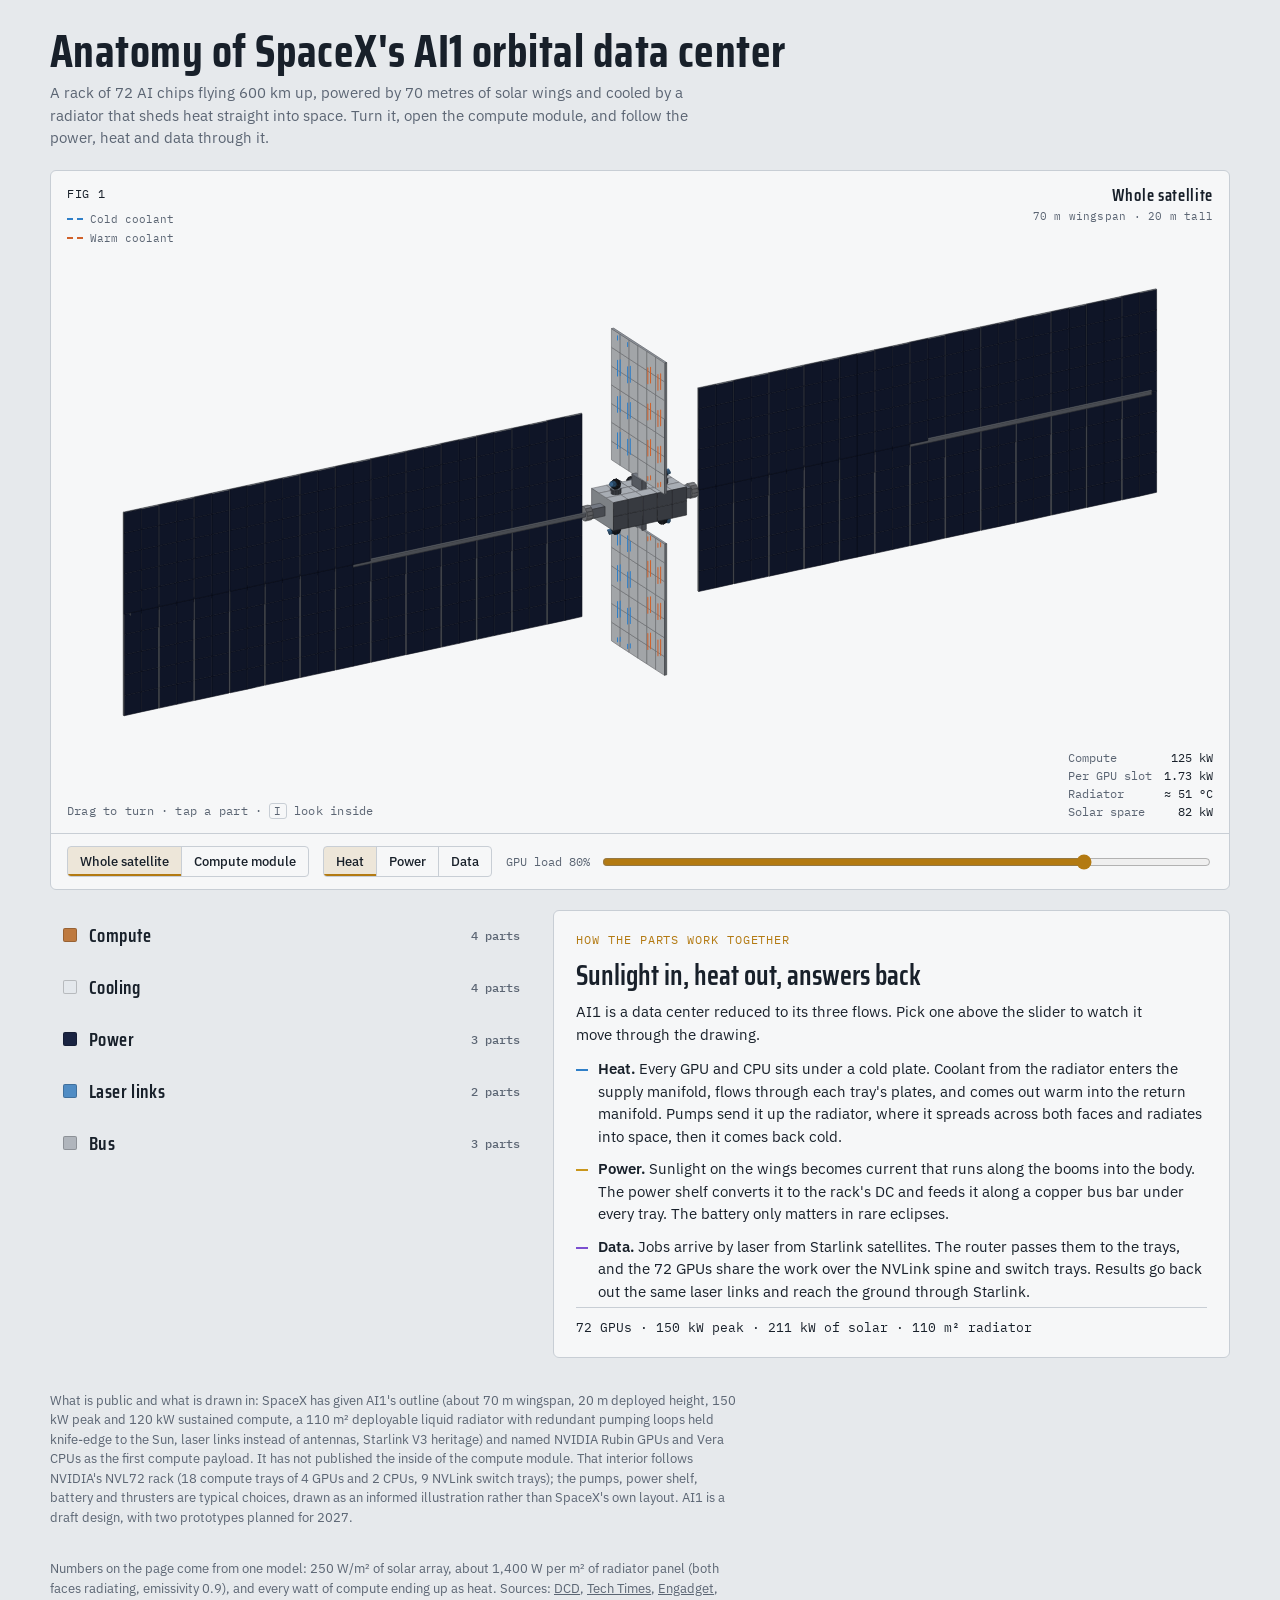
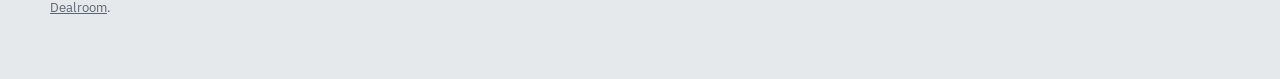
<file: ai1-satellite/satellite-anatomy/index.html>
<!doctype html>
<html lang="en"><head><meta charset="utf-8">
<title>Inside SpaceX AI1</title>
<meta name="claude:viewport-fit-sides" content="cover">
<meta name="viewport" content="width=device-width, initial-scale=1, viewport-fit=cover">
<link rel="preconnect" href="https://fonts.googleapis.com">
<link rel="stylesheet" href="https://fonts.googleapis.com/css2?family=IBM+Plex+Mono:wght@400;500&family=IBM+Plex+Sans:wght@400;500;600&family=Saira+Condensed:wght@500;600;700&display=swap">
<style>
/* Layout: one wide drawing card with two zoom levels (whole satellite, compute module), then a systems index and a part sheet. */
:root {
  --bg: #e6e9ec;
  --card: #f6f7f8;
  --ink: #18202a;
  --muted: #5b6573;
  --line: #c8ced5;
  --accent: #b37a12;
  --accent-soft: #b37a1222;
  --heat: #d0612a;
  --cold: #2f7fc8;
  --power: #c9961c;
  --data: #7b4fd0;
  --display: "Saira Condensed", "Arial Narrow", sans-serif;
  --body: "IBM Plex Sans", system-ui, sans-serif;
  --mono: "IBM Plex Mono", ui-monospace, Menlo, monospace;
}
@media (prefers-color-scheme: dark) {
  :root:not([data-theme="light"]) {
    --bg: #0f141a; --card: #161d25; --ink: #e5eaf0; --muted: #8b97a6; --line: #28323e;
    --accent: #e3b04d; --accent-soft: #e3b04d26; --heat: #f08048; --cold: #5aa6ee; --power: #f0c040; --data: #a685f5; color-scheme: dark;
  }
}
:root[data-theme="dark"] {
  --bg: #0f141a; --card: #161d25; --ink: #e5eaf0; --muted: #8b97a6; --line: #28323e;
  --accent: #e3b04d; --accent-soft: #e3b04d26; --heat: #f08048; --cold: #5aa6ee; --power: #f0c040; --data: #a685f5; color-scheme: dark;
}
* { box-sizing: border-box; }
body {
  background: var(--bg); color: var(--ink); font-family: var(--body); font-size: 15px; line-height: 1.5;
  margin: 0; padding-block: 28px 48px;
  padding-left: max(16px, env(safe-area-inset-left, 0px));
  padding-right: max(16px, env(safe-area-inset-right, 0px));
}
.wrap { max-width: 1180px; margin: 0 auto; display: grid; gap: 20px; }
header.top { display: grid; gap: 8px; }
h1 { font-family: var(--display); font-weight: 700; font-size: clamp(30px, 5vw, 46px); letter-spacing: .01em; line-height: 1; margin: 0; text-wrap: balance; }
.lede { color: var(--muted); max-width: 72ch; margin: 0; }

.card { position: relative; background: var(--card); border: 1px solid var(--line); border-radius: 6px; overflow: hidden; }
.stage { position: relative; aspect-ratio: 16 / 9; max-width: 100%; touch-action: none; cursor: grab; }
.stage.dragging { cursor: grabbing; }
.stage svg.fig { position: absolute; inset: 0; width: 100%; height: 100%; display: block; transition: opacity .25s; }
.stage svg.fig.swap { opacity: 0; }
.stage svg.fig path { stroke-width: .6; stroke-linejoin: round; vector-effect: non-scaling-stroke; }
.stage svg.fig path.hl { stroke: var(--accent); stroke-width: 1.4; }
.stage svg.fig path.flow { fill: none; stroke-linecap: round; vector-effect: none; pointer-events: none; }
.flow.hot { stroke: var(--heat); } .flow.cold { stroke: var(--cold); } .flow.power { stroke: var(--power); } .flow.data { stroke: var(--data); }
.corner { position: absolute; font-family: var(--mono); font-size: 11.5px; letter-spacing: .06em; color: var(--muted); pointer-events: none; }
.corner.tl { top: 14px; left: 16px; color: var(--ink); text-transform: uppercase; }
.corner.tr { top: 12px; right: 16px; font-family: var(--display); font-size: 17px; letter-spacing: .04em; color: var(--ink); font-weight: 600; text-align: right; }
.corner.tr small { display: block; font-family: var(--mono); font-size: 11px; font-weight: 400; color: var(--muted); letter-spacing: .02em; }
.corner.bl { bottom: 14px; left: 16px; max-width: 46%; letter-spacing: .02em; }
.corner.br { bottom: 12px; right: 16px; color: var(--ink); letter-spacing: 0; font-variant-numeric: tabular-nums; }
.readout { display: grid; grid-template-columns: auto auto; gap: 0 12px; font-size: 12px; margin: 0; }
.readout dt { color: var(--muted); }
.readout dd { margin: 0; text-align: right; }
.legend { position: absolute; left: 16px; top: 40px; display: grid; gap: 3px; font-family: var(--mono); font-size: 11px; color: var(--muted); pointer-events: none; }
.legend span { display: flex; align-items: center; gap: 7px; }
.legend i { width: 16px; height: 0; border-top: 2.5px dashed currentColor; }
.legend .hot i { color: var(--heat); } .legend .cold i { color: var(--cold); } .legend .power i { color: var(--power); } .legend .data i { color: var(--data); }

.controls { display: flex; flex-wrap: wrap; align-items: center; gap: 10px 14px; padding: 12px 16px; border-top: 1px solid var(--line); }
.seg { display: inline-flex; border: 1px solid var(--line); border-radius: 4px; overflow: hidden; }
.seg button { border: 0; border-radius: 0; }
.seg button + button { border-left: 1px solid var(--line); }
button { font: 500 13px var(--body); color: var(--ink); background: transparent; border: 1px solid var(--line); border-radius: 4px; padding: 6px 12px; cursor: pointer; }
button:hover { border-color: var(--muted); }
button[aria-pressed="true"] { background: var(--accent-soft); border-color: var(--accent); }
.seg button[aria-pressed="true"] { box-shadow: inset 0 -2px 0 var(--accent); }
button:focus-visible, input:focus-visible, .stage:focus-visible { outline: 2px solid var(--accent); outline-offset: 2px; }
.slider { display: flex; align-items: center; gap: 10px; flex: 1 1 220px; min-width: 0; }
.slider label { font-family: var(--mono); font-size: 12px; color: var(--muted); white-space: nowrap; font-variant-numeric: tabular-nums; }
.slider input { flex: 1; min-width: 0; accent-color: var(--accent); }

.lower { display: grid; grid-template-columns: minmax(0, 5fr) minmax(0, 7fr); gap: 20px; align-items: start; }
.systems { display: grid; gap: 2px; }
.sys { display: grid; grid-template-columns: 14px 1fr auto; align-items: center; gap: 12px; width: 100%; text-align: left; border: 1px solid transparent; border-radius: 4px; padding: 9px 12px; }
.sys .sw { width: 14px; height: 14px; border-radius: 2px; border: 1px solid #0003; }
.sys .nm { font-family: var(--display); font-size: 19px; font-weight: 600; letter-spacing: .02em; }
.sys .ct { font-family: var(--mono); font-size: 11.5px; color: var(--muted); }
.sys[aria-pressed="true"] { background: var(--card); border-color: var(--line); }
.sheet { background: var(--card); border: 1px solid var(--line); border-radius: 6px; padding: 20px 22px; }
.eyebrow { font-family: var(--mono); font-size: 11.5px; letter-spacing: .08em; text-transform: uppercase; color: var(--accent); margin: 0 0 4px; }
.sheet h2 { font-family: var(--display); font-size: 28px; font-weight: 600; line-height: 1.1; margin: 0 0 10px; text-wrap: balance; }
.sheet p { margin: 0 0 12px; max-width: 64ch; }
.sheet .src { font-size: 12.5px; color: var(--muted); }
.stat { font-family: var(--mono); font-size: 12.5px; border-top: 1px solid var(--line); padding-top: 10px; margin-top: 4px; font-variant-numeric: tabular-nums; }
.parts { display: flex; flex-wrap: wrap; gap: 6px; margin: 14px 0 0; padding: 0; list-style: none; }
.parts button { font-size: 12.5px; padding: 4px 10px; }
.chain { display: grid; gap: 10px; margin: 6px 0 0; padding: 0; list-style: none; }
.chain li { display: grid; grid-template-columns: 12px 1fr; gap: 10px; align-items: baseline; }
.chain li::before { content: ""; width: 12px; height: 0; border-top: 2.5px dashed var(--c); transform: translateY(-3px); }
.chain b { font-weight: 600; }
.notes { color: var(--muted); font-size: 13px; max-width: 86ch; margin: 0; display: grid; gap: 6px; }
.notes a { color: inherit; }
kbd { font-family: var(--mono); font-size: 11px; border: 1px solid var(--line); border-radius: 3px; padding: 0 4px; }

@media (max-width: 760px) {
  .stage { aspect-ratio: 4 / 5; }
  .stage svg.fig { top: 40px; bottom: 92px; height: auto; }
  .lower { grid-template-columns: minmax(0, 1fr); }
  .corner.bl { display: none; }
  .corner.tr { font-size: 15px; }
  .legend { top: auto; bottom: 12px; left: 12px; }
}
</style>

<div class="wrap">
  <header class="top">
    <h1>Anatomy of SpaceX's AI1 orbital data center</h1>
    <p class="lede">A rack of 72 AI chips flying 600 km up, powered by 70 metres of solar wings and cooled by a radiator that sheds heat straight into space. Turn it, open the compute module, and follow the power, heat and data through it.</p>
  </header>

  <section class="card" aria-label="Interactive drawing of the AI1 satellite">
    <div class="stage" id="stage" tabindex="0" aria-label="Satellite drawing. Arrow keys turn the view, I opens the compute module, T pulls out a tray.">
      <svg class="fig" id="fig" viewBox="-400 -250 800 450" preserveAspectRatio="xMidYMid meet" role="img" aria-label="Isometric drawing of the AI1 satellite"></svg>
      <div class="corner tl" id="figNo">Fig 1</div>
      <div class="corner tr" id="figTitle">Whole satellite<small>70 m wingspan · 20 m tall</small></div>
      <div class="legend" id="legend"></div>
      <div class="corner bl" id="hint">Drag to turn · tap a part · <kbd>I</kbd> look inside</div>
      <dl class="corner br readout" id="readout"></dl>
    </div>
    <div class="controls">
      <div class="seg" role="group" aria-label="Zoom level">
        <button id="vWhole" aria-pressed="true">Whole satellite</button>
        <button id="vCore" aria-pressed="false">Compute module</button>
      </div>
      <div class="seg" role="group" aria-label="Flow to show">
        <button data-flow="heat" aria-pressed="true">Heat</button>
        <button data-flow="power" aria-pressed="false">Power</button>
        <button data-flow="data" aria-pressed="false">Data</button>
      </div>
      <div class="slider">
        <label for="load" id="loadLabel">GPU load 80%</label>
        <input id="load" type="range" min="0" max="100" value="80" aria-label="GPU workload">
      </div>
      <button id="tray" aria-pressed="false">Pull out a tray</button>
    </div>
  </section>

  <section class="lower">
    <div class="systems" id="systems" role="group" aria-label="Systems"></div>
    <article class="sheet" id="sheet" aria-live="polite"></article>
  </section>

  <div class="notes">
    <p>What is public and what is drawn in: SpaceX has given AI1's outline (about 70 m wingspan, 20 m deployed height, 150 kW peak and 120 kW sustained compute, a 110 m² deployable liquid radiator with redundant pumping loops held knife-edge to the Sun, laser links instead of antennas, Starlink V3 heritage) and named NVIDIA Rubin GPUs and Vera CPUs as the first compute payload. It has not published the inside of the compute module. That interior follows NVIDIA's NVL72 rack (18 compute trays of 4 GPUs and 2 CPUs, 9 NVLink switch trays); the pumps, power shelf, battery and thrusters are typical choices, drawn as an informed illustration rather than SpaceX's own layout. AI1 is a draft design, with two prototypes planned for 2027.</p>
    <p>Numbers on the page come from one model: 250 W/m² of solar array, about 1,400 W per m² of radiator panel (both faces radiating, emissivity 0.9), and every watt of compute ending up as heat. Sources: <a href="https://www.datacenterdynamics.com/en/news/spacex-details-ai1-satellite-data-center-claims-150kw-peak-compute/">DCD</a>, <a href="https://www.techtimes.com/articles/318103/20260610/spacex-ai1-orbital-data-center-bets-space-power-cooling-economics-stay-unproven.htm">Tech Times</a>, <a href="https://engadget.com/2243934/spacex-use-nvidia-gpu-for-starmind-project">Engadget</a>, <a href="https://app.dealroom.co/news/note/musk-s-space-ai-data-centres-spacex-unveils-the-ai-1-satellite-and-a-path-to-terawatt-scale-orbital-compute">Dealroom</a>.</p>
  </div>
</div>

<script>
(() => {
"use strict";
const D2R = Math.PI / 180;

/* ---------- the model ---------- */
const M = (() => {
  const solarWm2 = 250, wingSpan = 32.5, wingH = 13, wings = 2;
  const arrayArea = wings * wingSpan * wingH;                    // m²
  const solar = arrayArea * solarWm2 / 1000;                     // kW
  const peak = 150, idle = 0.15, house = 5;                      // kW
  const radArea = 110, eps = 0.9, sigma = 5.670e-8;              // m² of panel, both faces radiate
  const gpus = 72, cpus = 36, trays = 18, switches = 9;
  function state(load) {
    const compute = peak * (idle + (1 - idle) * load);           // kW drawn by the rack
    const perFace = compute * 1000 / (2 * radArea);              // W/m² leaving each face
    const radT = Math.pow(perFace / (eps * sigma), 0.25) - 273.15;
    return { load, compute, radT, perGpu: compute / gpus, margin: solar - compute - house, rejectPerM2: compute * 1000 / radArea };
  }
  return { solar, arrayArea, peak, house, radArea, gpus, cpus, trays, switches, state };
})();

/* ---------- materials ---------- */
const MAT = {
  cell: [26, 36, 66], wingB: [196, 200, 206], boom: [120, 126, 136], shell: [176, 181, 188], shellD: [92, 98, 108],
  rad: [228, 232, 236], radE: [150, 156, 164], laser: [40, 44, 52], lens: [80, 140, 196], hall: [134, 132, 130],
  black: [30, 32, 38], tray: [72, 80, 94], trayF: [56, 62, 74], sw: [46, 70, 96], spine: [168, 106, 58],
  gpu: [190, 122, 64], cpu: [158, 160, 168], cold: [64, 128, 196], hot: [210, 104, 52], pump: [96, 106, 118],
  power: [84, 96, 86], copper: [204, 140, 72], batt: [70, 84, 92], box: [90, 98, 111], floor: [150, 156, 161], metal: [150, 152, 158],
  qd: [190, 192, 198], track: [112, 120, 131],
};
const SHINY = { cell: .9, rad: .5, lens: 1, gpu: .5, copper: .6, qd: .5 };

/* ---------- systems and parts ---------- */
const SYSTEMS = [
  { id: "compute", name: "Compute", swatch: "gpu", lede: "The payload: one NVL72-class rack of 72 Rubin GPUs and 36 Vera CPUs, wired together so they behave like one giant accelerator." },
  { id: "therm", name: "Cooling", swatch: "rad", lede: "There is no air in orbit, so every watt the chips burn has to be carried away by liquid and radiated into space as infrared." },
  { id: "power", name: "Power", swatch: "cell", lede: "Solar wings derived from Starlink V3 feed the rack directly. In a dawn-to-dusk orbit they are in sunlight about 98% of the time." },
  { id: "comms", name: "Laser links", swatch: "lens", lede: "AI1 has no dishes or phased arrays. Work comes in and results go out as light, through the Starlink laser mesh." },
  { id: "bus", name: "Bus", swatch: "shell", lede: "The structure, pointing and propulsion that keep the wings on the Sun, the radiator edge-on to it, and the satellite in its orbit." },
];
const flowKey = { heat: ["cold", "hot"], power: ["power"], data: ["data"] };
const PARTS = {
  module: { sys: "compute", view: "whole", name: "Compute module", text: "The box at the centre holds the rack. Open it to see the 27 trays, the coolant manifolds and the power shelf.", stat: s => `${s.compute.toFixed(0)} kW drawn now · ${M.peak} kW peak`, go: "core" },
  trays: { sys: "compute", view: "core", name: "Compute trays", text: "Eighteen trays, each with four Rubin GPUs and two Vera CPUs under copper cold plates. The GPUs do the matrix maths of training and inference; the CPUs feed them data and run everything else.", stat: s => `18 trays · 72 GPUs · 36 CPUs · ${s.perGpu.toFixed(2)} kW per GPU slot now` },
  switches: { sys: "compute", view: "core", name: "NVLink switch trays", text: "Nine switch trays sit in the middle of the stack. Every GPU connects to every switch, so any GPU can read another's memory as if it were its own. That is what lets 72 chips act as one.", stat: () => "9 switch trays · NVLink 6" },
  spine: { sys: "compute", view: "core", name: "NVLink spine", text: "Bundles of copper cable along the back of the stack join each tray to the switches. Copper rather than optics keeps the links short, cheap and low-power.", stat: () => "One cable cartridge per tray" },
  radiator: { sys: "therm", view: "whole", name: "Radiator", text: "A deployable liquid radiator, 20 m tall when unfolded, held knife-edge to the Sun so sunlight barely touches it while both faces glow infrared into cold space. Coolant runs up one half hot and comes back down cold.", stat: s => `${M.radArea} m² · ${s.rejectPerM2.toFixed(0)} W/m² now · ≈ ${s.radT.toFixed(0)} °C` },
  coldplates: { sys: "therm", view: "core", name: "Cold plates", text: "Copper blocks clamped onto every GPU and CPU. Liquid runs through fine channels inside them and picks up the heat right where it is made.", stat: s => `≈ ${s.perGpu.toFixed(2)} kW into each GPU plate` },
  manifolds: { sys: "therm", view: "core", name: "Coolant manifolds", text: "Two pipes run the length of the rack. The cold supply line feeds each tray through a quick-disconnect coupling; the warm return line collects it again.", stat: () => "Supply and return · 27 couplings each" },
  pumps: { sys: "therm", view: "core", name: "Pumps, loops A and B", text: "Two independent pumping loops push coolant between the rack and the radiator. If one fails the other carries the load, because a stopped loop means the chips overheat within seconds.", stat: () => "2 redundant loops" },
  wings: { sys: "power", view: "whole", name: "Solar wings", text: "Two wings, about 70 m tip to tip, built from Starlink V3 solar technology made at SpaceX's factory in Bastrop, Texas. They face the Sun while the radiator sits edge-on beside them.", stat: () => `${M.arrayArea.toFixed(0)} m² · 250 W/m² · ${M.solar.toFixed(0)} kW` },
  powershelf: { sys: "power", view: "core", name: "Power shelf", text: "Converters that take the solar wings' high-voltage supply and turn it into the steady DC the trays need, then feed it along a copper bus bar under the stack.", stat: s => `${(s.compute).toFixed(0)} kW out to the rack · ${s.margin.toFixed(0)} kW spare` },
  battery: { sys: "power", view: "core", name: "Battery", text: "Carries the satellite through the few eclipses a dawn-to-dusk orbit still has. It keeps the flight computer, pumps and pointing alive; the rack can throttle down.", stat: () => "Rides through ≈ 2% of the year in shadow" },
  lasers: { sys: "comms", view: "whole", name: "Laser terminals", text: "Gimballed optical heads that lock onto Starlink satellites and neighbouring AI1s. Jobs and data arrive this way and results leave the same way, routed to the ground through the Starlink mesh.", stat: () => "4 terminals · terabit-class links" },
  router: { sys: "comms", view: "core", name: "Flight computer and router", text: "A separate radiation-tolerant computer flies the satellite, and a router hands traffic between the laser terminals and the rack.", stat: () => "Independent of the GPUs" },
  structure: { sys: "bus", view: "both", name: "Structure and booms", text: "A flat, stiff body sized to stack inside Starship's payload bay, with booms that carry the wings and the folded radiator out from it.", stat: () => "Launched on Starship" },
  thrusters: { sys: "bus", view: "whole", name: "Hall thrusters", text: "Electric thrusters ionise argon and push it out with a magnetic field, as on Starlink. They raise the orbit, hold it against drag at 600 km, and bring the satellite down at end of life.", stat: () => "Argon · Starlink heritage" },
  trackers: { sys: "bus", view: "whole", name: "Star trackers", text: "Small cameras that read the star field to tell the satellite which way it points, so it can keep the wings square to the Sun and the radiator edge-on.", stat: () => "2 heads" },
};

/* ---------- geometry kit ---------- */
let FACES = [], FLOWS = [];
const sub = (a, b) => [a[0] - b[0], a[1] - b[1], a[2] - b[2]];
const dot = (a, b) => a[0] * b[0] + a[1] * b[1] + a[2] * b[2];
const norm = a => { const l = Math.hypot(a[0], a[1], a[2]) || 1; return [a[0] / l, a[1] / l, a[2] / l]; };
function newell(v) {
  let x = 0, y = 0, z = 0;
  for (let i = 0; i < v.length; i++) { const a = v[i], b = v[(i + 1) % v.length]; x += (a[1] - b[1]) * (a[2] + b[2]); y += (a[2] - b[2]) * (a[0] + b[0]); z += (a[0] - b[0]) * (a[1] + b[1]); }
  return [x, y, z];
}
function rotM(rx = 0, ry = 0, rz = 0) {
  const [cx, sx, cy, sy, cz, sz] = [Math.cos(rx * D2R), Math.sin(rx * D2R), Math.cos(ry * D2R), Math.sin(ry * D2R), Math.cos(rz * D2R), Math.sin(rz * D2R)];
  return [[cz * cy, cz * sy * sx - sz * cx, cz * sy * cx + sz * sx], [sz * cy, sz * sy * sx + cz * cx, sz * sy * cx - cz * sx], [-sy, cy * sx, cy * cx]];
}
const mulV = (m, p) => [m[0][0] * p[0] + m[0][1] * p[1] + m[0][2] * p[2], m[1][0] * p[0] + m[1][1] * p[1] + m[1][2] * p[2], m[2][0] * p[0] + m[2][1] * p[1] + m[2][2] * p[2]];
function emit(list, center, o) {
  const m = o.rot ? rotM(...o.rot) : null, at = o.at || [0, 0, 0];
  const place = p => { const q = m ? mulV(m, p) : p; return [q[0] + at[0], q[1] + at[1], q[2] + at[2]]; };
  const c = place(center);
  for (const f of list) {
    let v = f.v.map(place);
    const n = newell(v), cen = v.reduce((s, p) => [s[0] + p[0] / v.length, s[1] + p[1] / v.length, s[2] + p[2] / v.length], [0, 0, 0]);
    if (dot(n, sub(cen, c)) < 0) v = v.reverse();
    FACES.push({ v, mat: f.mat, part: o.part, g: o.g || "core" });
  }
}
function grid(a, b, c, d, nu, nv) {
  const out = [], L = (p, q, t) => [p[0] + (q[0] - p[0]) * t, p[1] + (q[1] - p[1]) * t, p[2] + (q[2] - p[2]) * t];
  for (let i = 0; i < nu; i++) for (let j = 0; j < nv; j++) {
    const P = (u, w) => L(L(a, b, u), L(d, c, u), w);
    out.push([P(i / nu, j / nv), P((i + 1) / nu, j / nv), P((i + 1) / nu, (j + 1) / nv), P(i / nu, (j + 1) / nv)]);
  }
  return out;
}
function box(x0, x1, y0, y1, z0, z1, o) {
  if (x0 > x1) [x0, x1] = [x1, x0]; if (y0 > y1) [y0, y1] = [y1, y0]; if (z0 > z1) [z0, z1] = [z1, z0];
  const mats = o.mats || {}, cells = o.cells || {}, base = o.mat || "box";
  const sides = {
    zp: [[x0, y0, z1], [x1, y0, z1], [x1, y1, z1], [x0, y1, z1], x1 - x0, y1 - y0],
    zn: [[x0, y0, z0], [x1, y0, z0], [x1, y1, z0], [x0, y1, z0], x1 - x0, y1 - y0],
    xp: [[x1, y0, z0], [x1, y1, z0], [x1, y1, z1], [x1, y0, z1], y1 - y0, z1 - z0],
    xn: [[x0, y0, z0], [x0, y1, z0], [x0, y1, z1], [x0, y0, z1], y1 - y0, z1 - z0],
    yp: [[x0, y1, z0], [x1, y1, z0], [x1, y1, z1], [x0, y1, z1], x1 - x0, z1 - z0],
    yn: [[x0, y0, z0], [x1, y0, z0], [x1, y0, z1], [x0, y0, z1], x1 - x0, z1 - z0],
  };
  const list = [];
  for (const k in sides) {
    if (o.skip && o.skip.includes(k)) continue;
    const [a, b, c, d, lu, lv] = sides[k], cs = cells[k] ?? o.cell;
    const nu = cs ? Math.max(1, Math.round(lu / (Array.isArray(cs) ? cs[0] : cs))) : 1, nv = cs ? Math.max(1, Math.round(lv / (Array.isArray(cs) ? cs[1] : cs))) : 1;
    for (const q of grid(a, b, c, d, nu, nv)) list.push({ v: q, mat: mats[k] || base });
  }
  emit(list, [(x0 + x1) / 2, (y0 + y1) / 2, (z0 + z1) / 2], o);
}
const AX = { z: (u, v, w) => [u, v, w], x: (u, v, w) => [w, u, v], y: (u, v, w) => [v, w, u] };
function frustum(c, axis, r0, r1, h, o) {
  const n = o.n || 16, map = AX[axis], list = [], P = (r, a, w) => { const q = map(r * Math.cos(a), r * Math.sin(a), w); return [q[0] + c[0], q[1] + c[1], q[2] + c[2]]; };
  for (let i = 0; i < n; i++) { const a0 = i / n * 2 * Math.PI, a1 = (i + 1) / n * 2 * Math.PI; list.push({ v: [P(r0, a0, 0), P(r0, a1, 0), P(r1, a1, h), P(r1, a0, h)], mat: o.mat }); }
  const cap = (r, w, mat) => { const v = []; for (let i = 0; i < n; i++) v.push(P(r, i / n * 2 * Math.PI, w)); list.push({ v, mat }); };
  if (r0 > 0) cap(r0, 0, o.cap0 || o.cap || o.mat);
  if (r1 > 0) cap(r1, h, o.cap1 || o.cap || o.mat);
  const ctr = map(0, 0, h / 2);
  emit(list, [ctr[0] + c[0], ctr[1] + c[1], ctr[2] + c[2]], o);
}
const cyl = (c, axis, r, h, o) => frustum(c, axis, r, r, h, o);
function sphere(c, r, o) {
  const nl = o.nl || 6, nm = o.nm || 12, list = [];
  const P = (i, j) => { const th = i / nl * Math.PI, ph = j / nm * 2 * Math.PI; return [c[0] + r * Math.sin(th) * Math.cos(ph), c[1] + r * Math.sin(th) * Math.sin(ph), c[2] + r * Math.cos(th)]; };
  for (let i = 0; i < nl; i++) for (let j = 0; j < nm; j++)
    list.push({ v: i === 0 ? [P(0, 0), P(1, j + 1), P(1, j)] : i === nl - 1 ? [P(i, j), P(i, j + 1), P(nl, 0)] : [P(i, j), P(i, j + 1), P(i + 1, j + 1), P(i + 1, j)], mat: o.mat });
  emit(list, c, o);
}
// a pipe along axis-aligned legs, with a flow line riding on it
function pipe(pts, r, o) {
  for (let i = 0; i < pts.length - 1; i++) {
    const a = pts[i], b = pts[i + 1], e = r;
    box(Math.min(a[0], b[0]) - e, Math.max(a[0], b[0]) + e, Math.min(a[1], b[1]) - e, Math.max(a[1], b[1]) + e, Math.min(a[2], b[2]) - e, Math.max(a[2], b[2]) + e, o);
  }
  if (o.flow) FLOWS.push({ pts, kind: o.flow, g: o.g || "core", lift: r + .4, part: o.part });
}
const flow = (pts, kind, o = {}) => FLOWS.push({ pts, kind, g: o.g || "core", lift: o.lift || 0, part: o.part });

/* ---------- view 1: whole satellite (units: dm; x along the wings, y toward the anti-Sun side, z up) ---------- */
function buildWhole() {
  // body
  box(-25, 25, -13, 13, -9, 9, { mat: "shell", mats: { yn: "shellD" }, cells: { zp: 10, zn: 10, yn: 10, yp: 10 }, part: "module" });
  for (const sx of [-1, 1]) {
    // boom, drive and wing (cells face the Sun, toward -y)
    box(sx * 25, sx * 34, -3, 3, -3, 3, { mat: "boom", part: "structure" });
    cyl([sx * 34, 0, 0], "x", 4.5, sx * 4, { mat: "metal", n: 12, part: "structure" });
    box(sx * 38, sx * 350, -2.5, -1.5, -1.2, 1.2, { mat: "boom", part: "structure" });
    for (let k = 0; k < 13; k++) {
      const x0 = sx * (40 + k * 24.2), x1 = sx * (40 + k * 24.2 + 23.6);
      box(x0, x1, -1.5, -0.6, -65, 65, { mat: "boom", mats: { yn: "cell", yp: "wingB" }, cells: { yn: [12, 13] }, part: "wings" });
    }
    // laser terminals on the top and bottom decks
    for (const sz of [-1, 1]) {
      cyl([sx * 16, 0, sz * 9], "z", 3.2, sz * 2.5, { mat: "shellD", n: 12, part: "lasers" });
      sphere([0, 0, 0], 3, { mat: "laser", nl: 5, nm: 12, at: [sx * 16, 0, sz * 14.5], g: `las_${sx}_${sz}`, part: "lasers" });
      cyl([0, 0, 0], "x", 1.5, sx * 3, { mat: "lens", cap1: "lens", n: 10, at: [sx * 16 + sx * 1.6, 0, sz * 14.5], g: `las_${sx}_${sz}`, part: "lasers" });
    }
  }
  // radiator: two panels above and below, plane y-z (edge-on to a Sun that lies along y)
  for (const sz of [-1, 1]) {
    box(-1.5, 1.5, -6, 6, sz * 9, sz * 16, { mat: "boom", part: "structure" });
    box(-0.8, 0.8, -31.5, 31.5, sz * 16, sz * 100, { mat: "radE", mats: { xp: "rad", xn: "rad" }, cells: { xp: [10.5, 12], xn: [10.5, 12] }, part: "radiator" });
    // coolant: hot up the -y half, cold back down the +y half, on both faces
    for (const fx of [-1, 1]) for (const y of [-24, -12, 12, 24]) {
      const up = y < 0, z0 = sz * 18, z1 = sz * 98;
      flow(up ? [[fx * 0.9, y, z0], [fx * 0.9, y, z1]] : [[fx * 0.9, y, z1], [fx * 0.9, y, z0]], up ? "hot" : "cold", { part: "radiator" });
    }
  }
  // thrusters and star trackers on the shaded (+y) face
  for (const sx of [-1, 1]) {
    cyl([sx * 18, 13, -4], "y", 3, 2.5, { mat: "hall", cap1: "black", n: 14, part: "thrusters" });
    cyl([sx * 18, 15.5, -4], "y", 1.2, .4, { mat: "metal", n: 8, part: "thrusters" });
  }
  box(-8, -3, 13, 17, 3, 8, { mat: "box", part: "trackers" });
  frustum([-5.5, 17, 5.5], "y", 1.6, 2.6, 3, { mat: "black", n: 10, part: "trackers" });
  box(3, 8, 13, 17, 3, 8, { mat: "box", part: "trackers" });
  frustum([5.5, 17, 5.5], "y", 1.6, 2.6, 3, { mat: "black", n: 10, part: "trackers" });
  // power runs along the booms from the wings into the body
  for (const sx of [-1, 1]) flow([[sx * 348, -2.6, 0], [sx * 26, -2.6, 0]], "power", { part: "wings" });
  // laser beams out to neighbours
  for (const sx of [-1, 1]) for (const sz of [-1, 1]) FLOWS.push({ beam: [sx, sz], kind: "data", g: `las_${sx}_${sz}`, part: "lasers" });
}

/* ---------- view 2: compute module cutaway (units: cm) ---------- */
const TRAY0 = -200, PITCH = 12;
function trayKind(i) { return i >= 10 && i < 19 ? "switch" : "compute"; }
function buildCore() {
  // shell: floor, back wall (+y) and end wall (+x); the front, top and -x walls are cut away
  box(-250, 250, -130, 130, -134, -130, { mat: "floor", cell: 26, part: "structure" });
  box(-250, 250, 130, 134, -134, 130, { mat: "shell", cells: { yn: 26 }, part: "structure" });
  box(250, 254, -130, 134, -134, 130, { mat: "shell", cells: { xn: 26 }, part: "structure" });
  for (const x of [-250, 250]) box(x - 3, x + 3, 124, 130, -130, 130, { mat: "track", part: "structure" });
  // rack rails
  for (const y of [-64, 56]) box(-208, 132, y, y + 4, -130, -118, { mat: "track", part: "structure" });

  for (let i = 0; i < 27; i++) {
    const x = TRAY0 + i * PITCH, kind = trayKind(i), g = i === 0 ? "pull" : "core";
    const part = kind === "switch" ? "switches" : "trays";
    box(x - 3, x + 3, -60, 50, -116, -26, { mat: kind === "switch" ? "sw" : "tray", mats: { yn: "trayF" }, cells: { yn: [6, 15] }, g, part });
    // quick-disconnect couplings on top, tied to the supply (front) and return (back) manifolds
    cyl([x, -40, -26], "z", 1.6, 7, { mat: "cold", n: 8, g, part: "manifolds" });
    cyl([x, 30, -26], "z", 1.6, 7, { mat: "hot", n: 8, g, part: "manifolds" });
    // NVLink cable cartridge behind each tray
    box(x - 4, x + 4, 50, 56, -112, -30, { mat: "spine", cells: { zp: 8 }, part: "spine" });
  }
  // the first compute tray carries its board in full: 4 GPU and 2 CPU cold plates on its -x face, tubing between them
  const P = { g: "pull" };
  for (const [y, z] of [[-40, -48], [-14, -48], [-40, -86], [-14, -86]]) {
    box(TRAY0 - 5.5, TRAY0 - 3, y - 10, y + 10, z - 10, z + 10, { mat: "gpu", ...P, part: "coldplates" });
    box(TRAY0 - 6.6, TRAY0 - 5.5, y - 6, y + 6, z - 6, z + 6, { mat: "copper", ...P, part: "coldplates" });
  }
  for (const z of [-56, -88]) box(TRAY0 - 5, TRAY0 - 3, 14, 30, z - 8, z + 8, { mat: "cpu", ...P, part: "trays" });
  for (const z of [-48, -86]) box(TRAY0 - 4.6, TRAY0 - 3, -30, -24, z - 1.2, z + 1.2, { mat: "cold", ...P, part: "coldplates" });
  box(TRAY0 - 4.6, TRAY0 - 3, -28, -26, -86, -48, { mat: "cold", ...P, part: "coldplates" });
  box(TRAY0 - 4.6, TRAY0 - 3, -45, -35, -36, -34, { mat: "cold", ...P, part: "coldplates" });
  box(TRAY0 - 4.6, TRAY0 - 3, -41, -39, -36, -26, { mat: "cold", ...P, part: "coldplates" });
  box(TRAY0 - 4.6, TRAY0 - 3, 29, 31, -96, -26, { mat: "hot", ...P, part: "coldplates" });
  box(TRAY0 - 4.6, TRAY0 - 3, -4, 30, -97, -95, { mat: "hot", ...P, part: "coldplates" });
  flow([[TRAY0 - 4.8, -40, -26], [TRAY0 - 4.8, -40, -35], [TRAY0 - 4.8, -27, -35], [TRAY0 - 4.8, -27, -86], [TRAY0 - 4.8, -4, -86], [TRAY0 - 4.8, -4, -96], [TRAY0 - 4.8, 30, -96], [TRAY0 - 4.8, 30, -26]], "cold", { g: "pull", part: "coldplates", hotTail: true });

  // manifolds over the stack and the loop out to the radiator
  pipe([[-6, -40, 130], [-6, -40, -14], [TRAY0 - 6, -40, -14]], 3.2, { mat: "cold", flow: "cold", part: "manifolds" });
  pipe([[TRAY0 - 6, 30, -14], [184, 30, -14], [184, 30, -62]], 3.2, { mat: "hot", flow: "hot", part: "manifolds" });
  pipe([[200, 30, -100], [222, 30, -100], [222, 30, 104], [6, 30, 104], [6, 30, 130]], 3.2, { mat: "hot", flow: "hot", part: "pumps" });
  for (const y of [30, -30]) {
    box(166, 202, y - 16, y + 16, -130, -116, { mat: "pump", part: "pumps" });
    cyl([184, y, -116], "z", 13, 44, { mat: "pump", cap1: "metal", n: 18, part: "pumps" });
    cyl([184, y, -126], "x", 7, 18, { mat: "metal", n: 12, at: [0, 0, 0], part: "pumps" });
  }
  pipe([[184, -30, -72], [184, -30, -40], [184, -44, -40]], 2.4, { mat: "cold", part: "pumps" });
  cyl([234, -10, -130], "z", 9, 60, { mat: "metal", cap1: "qd", n: 16, part: "pumps" });
  // radiator feedthrough at the top
  box(-14, 14, -50, 40, 126, 134, { mat: "boom", part: "radiator" });

  // power: in from the wings, through the shelf, along the bus bar under the trays
  box(-246, -212, 66, 124, -130, -40, { mat: "power", cells: { xp: [12, 12], yn: [12, 12] }, part: "powershelf" });
  pipe([[-229, 95, 130], [-229, 95, -40]], 2, { mat: "copper", flow: "power", part: "powershelf" });
  pipe([[-222, 66, -124], [-222, -66, -124], [132, -66, -124]], 2.2, { mat: "copper", flow: "power", part: "powershelf" });
  box(140, 162, -110, -50, -130, -96, { mat: "batt", cells: { zp: 8 }, part: "battery" });

  // data: laser terminals (above) to the router, then along the NVLink spine
  box(130, 200, 100, 130, -60, 0, { mat: "box", mats: { yn: "black" }, cells: { yn: [12, 10] }, part: "router" });
  pipe([[170, 112, 130], [170, 112, 0]], 1.4, { mat: "black", flow: "data", part: "router" });
  pipe([[150, 100, -40], [150, 64, -40], [132, 64, -40], [132, 64, -28], [-204, 64, -28]], 1.2, { mat: "black", flow: "data", part: "spine" });
}

/* ---------- views ---------- */
const VIEWS = {
  whole: { build: buildWhole, az: 30, el: 22, fig: "Fig 1", title: "Whole satellite<small>70 m wingspan · 20 m tall</small>", faces: null, flows: null, unit: 1 },
  core: { build: buildCore, az: 36, el: 30, fig: "Fig 2", title: "Compute module, cut away<small>27 trays · 72 GPUs</small>", faces: null, flows: null, unit: 1 },
};
for (const k in VIEWS) { FACES = []; FLOWS = []; VIEWS[k].build(); VIEWS[k].faces = FACES; VIEWS[k].flows = FLOWS; }

/* ---------- state and per-frame transforms ---------- */
const S = { view: "whole", az: 30, el: 22, load: .8, flow: "heat", tray: 0, trayT: 0, sel: null, sys: null, hover: null, t: 0 };
const tAz = { v: 30 }, tEl = { v: 22 };
function groupXf(g) {
  if (g === "pull") return { t: p => [p[0], p[1] - 120 * S.tray, p[2]] };
  if (g.startsWith("las")) {
    const [, sx, sz] = g.split("_").map(Number), cx = sx * 16, cz = sz * 14.5;
    const m = rotM(0, -sx * sz * 18, 25 * Math.sin(S.t * .4 + sx + 2 * sz));
    return { m, pre: [-cx, 0, -cz], t: p => [p[0] + cx, p[1], p[2] + cz] };
  }
  return null;
}
function xfPoint(x, p) { let q = p; if (x.pre) q = [q[0] + x.pre[0], q[1] + x.pre[1], q[2] + x.pre[2]]; if (x.m) q = mulV(x.m, q); return x.t(q); }

/* ---------- renderer ---------- */
const svg = document.getElementById("fig"), stage = document.getElementById("stage");
const vb = { x: -400, y: -250, w: 800, h: 450 };
let snapFrame = true;
const shade = (rgb, k) => `rgb(${Math.min(255, rgb[0] * k) | 0},${Math.min(255, rgb[1] * k) | 0},${Math.min(255, rgb[2] * k) | 0})`;
function grey(rgb) { const l = rgb[0] * .3 + rgb[1] * .55 + rgb[2] * .15, m = l * .5 + 125 * .5; return [m, m, m * 1.02]; }
function render() {
  const V = VIEWS[S.view];
  const a = S.az * D2R, e = S.el * D2R, ca = Math.cos(a), sa = Math.sin(a), ce = Math.cos(e), se = Math.sin(e);
  const view = [-ce * sa, -ce * ca, se];
  const L = norm([-.55 * ca + .45 * sa, .55 * sa + .45 * ca, .8]);
  const H = norm([L[0] + view[0], L[1] + view[1], L[2] + view[2]]);
  const P = (p) => { const X = p[0] * ca - p[1] * sa, Y = p[0] * sa + p[1] * ca; return [X, -(Y * se + p[2] * ce), -Y * ce + p[2] * se]; };
  const xfs = {}, getX = g => (g in xfs ? xfs[g] : (xfs[g] = groupXf(g)));
  const focus = S.hover || S.sel, sysF = S.sys, items = [];
  let minX = 1e9, maxX = -1e9, minY = 1e9, maxY = -1e9;
  const grow = (sx, sy) => { if (sx < minX) minX = sx; if (sx > maxX) maxX = sx; if (sy < minY) minY = sy; if (sy > maxY) maxY = sy; };
  for (const f of V.faces) {
    const x = getX(f.g), v = x ? f.v.map(p => xfPoint(x, p)) : f.v;
    const n = norm(newell(v));
    if (dot(n, view) <= 0) continue;
    let depth = 0, d = "";
    for (let i = 0; i < v.length; i++) { const q = P(v[i]); depth += q[2]; d += (i ? "L" : "M") + q[0].toFixed(1) + " " + q[1].toFixed(1); grow(q[0], q[1]); }
    const lit = .6 + .48 * Math.max(0, dot(n, L)) + (SHINY[f.mat] || 0) * .3 * Math.pow(Math.max(0, dot(n, H)), 24);
    const part = PARTS[f.part], inFocus = focus ? f.part === focus : sysF ? part.sys === sysF : true;
    const base = inFocus ? MAT[f.mat] : grey(MAT[f.mat]);
    items.push({ z: depth / v.length, s: `<path d="${d}Z" fill="${shade(base, lit)}" stroke="${shade(base, lit * .62)}" data-p="${f.part}"${focus && f.part === focus ? ' class="hl"' : ""}/>` });
  }
  // flows: dashed lines that ride their pipes, drawn in depth order just above them
  const kinds = flowKey[S.flow], unit = vb.w / 520, speed = (.25 + S.load) * 26 * unit;
  for (const fl of V.flows) {
    if (!kinds.includes(fl.kind) && !(fl.kind === "cold" && kinds.includes("cold"))) continue;
    const x = getX(fl.g);
    let pts = fl.pts;
    if (fl.beam) { // a laser beam from the terminal's lens outward
      const [sx, sz] = fl.beam, cx = sx * 16, cz = sz * 14.5;
      pts = [[cx + sx * 4.5, 0, cz], [cx + sx * 120, 0, cz + sz * 40]].map(p => xfPoint(x, p));
    } else if (x) pts = pts.map(p => xfPoint(x, p));
    let cum = 0;
    for (let i = 0; i < pts.length - 1; i++) {
      const A = P(pts[i]), B = P(pts[i + 1]), len = Math.hypot(B[0] - A[0], B[1] - A[1]);
      const kind = fl.hotTail && i >= 4 ? "hot" : fl.kind;
      const sw = (fl.beam ? 1.6 : 2.4) * unit, dash = 7 * unit, gap = 9 * unit;
      const off = (-(S.t * speed) + cum) % (dash + gap);
      items.push({ z: Math.max(A[2], B[2]) + (fl.lift || 1) + 2, s: `<path class="flow ${kind}" d="M${A[0].toFixed(1)} ${A[1].toFixed(1)}L${B[0].toFixed(1)} ${B[1].toFixed(1)}" stroke-width="${sw.toFixed(2)}" stroke-dasharray="${dash.toFixed(1)} ${gap.toFixed(1)}" stroke-dashoffset="${off.toFixed(1)}"/>` });
      cum += len;
    }
  }
  items.sort((p, q) => p.z - q.z);
  let s = ""; for (const it of items) s += it.s;
  svg.innerHTML = s;
  const pad = .07, w = maxX - minX, h = maxY - minY;
  const T = { x: minX - w * pad, y: minY - h * pad, w: w * (1 + 2 * pad), h: h * (1 + 2 * pad) };
  const k = snapFrame ? 1 : .12;
  for (const key in T) vb[key] += (T[key] - vb[key]) * k;
  svg.setAttribute("viewBox", `${vb.x.toFixed(1)} ${vb.y.toFixed(1)} ${vb.w.toFixed(1)} ${vb.h.toFixed(1)}`);
  snapFrame = false;
}

/* ---------- readout, legend, sheet ---------- */
const $ = id => document.getElementById(id);
const readout = $("readout"), legend = $("legend"), sysBox = $("systems"), sheet = $("sheet");
function updateReadout() {
  const st = M.state(S.load);
  readout.innerHTML =
    `<dt>Compute</dt><dd>${st.compute.toFixed(0)} kW</dd>` +
    `<dt>Per GPU slot</dt><dd>${st.perGpu.toFixed(2)} kW</dd>` +
    `<dt>Radiator</dt><dd>≈ ${st.radT.toFixed(0)} °C</dd>` +
    `<dt>Solar spare</dt><dd>${st.margin.toFixed(0)} kW</dd>`;
  $("loadLabel").textContent = `GPU load ${Math.round(S.load * 100)}%`;
}
const LEG = { heat: [["cold", "Cold coolant"], ["hot", "Warm coolant"]], power: [["power", "Electric power"]], data: [["data", "Data and results"]] };
function updateLegend() { legend.innerHTML = LEG[S.flow].map(([c, t]) => `<span class="${c}"><i></i>${t}</span>`).join(""); }
const partsOf = sys => Object.keys(PARTS).filter(k => PARTS[k].sys === sys);
sysBox.innerHTML = SYSTEMS.map(s => `<button class="sys" data-sys="${s.id}" aria-pressed="false"><span class="sw" style="background:rgb(${MAT[s.swatch]})"></span><span class="nm">${s.name}</span><span class="ct">${partsOf(s.id).length} parts</span></button>`).join("");
const CHAINS = {
  heat: ["--cold", "--heat", "<b>Heat.</b> Every GPU and CPU sits under a cold plate. Coolant from the radiator enters the supply manifold, flows through each tray's plates, and comes out warm into the return manifold. Pumps send it up the radiator, where it spreads across both faces and radiates into space, then it comes back cold."],
  power: ["--power", null, "<b>Power.</b> Sunlight on the wings becomes current that runs along the booms into the body. The power shelf converts it to the rack's DC and feeds it along a copper bus bar under every tray. The battery only matters in rare eclipses."],
  data: ["--data", null, "<b>Data.</b> Jobs arrive by laser from Starlink satellites. The router passes them to the trays, and the 72 GPUs share the work over the NVLink spine and switch trays. Results go back out the same laser links and reach the ground through Starlink."],
};
function chainHtml() {
  return `<ul class="chain">${["heat", "power", "data"].map(k => `<li style="--c:var(${CHAINS[k][0]})"><span>${CHAINS[k][2]}</span></li>`).join("")}</ul>`;
}
function renderSheet() {
  const st = M.state(S.load), focus = S.hover || S.sel;
  sysBox.querySelectorAll(".sys").forEach(b => b.setAttribute("aria-pressed", String(b.dataset.sys === (focus ? PARTS[focus].sys : S.sys))));
  const btns = sys => `<ul class="parts">${partsOf(sys).map(k => `<li><button data-part="${k}" aria-pressed="${k === focus}">${PARTS[k].name}</button></li>`).join("")}</ul>`;
  if (focus) {
    const p = PARTS[focus], sys = SYSTEMS.find(s => s.id === p.sys);
    sheet.innerHTML = `<p class="eyebrow">${sys.name}</p><h2>${p.name}</h2><p>${p.text}</p><div class="stat">${p.stat(st)}</div>${p.go ? `<p style="margin-top:12px"><button data-go="${p.go}">Open the compute module</button></p>` : ""}${btns(p.sys)}`;
  } else if (S.sys) {
    const sys = SYSTEMS.find(s => s.id === S.sys);
    sheet.innerHTML = `<p class="eyebrow">System</p><h2>${sys.name}</h2><p>${sys.lede}</p>${btns(S.sys)}`;
  } else {
    sheet.innerHTML = `<p class="eyebrow">How the parts work together</p><h2>Sunlight in, heat out, answers back</h2>` +
      `<p>AI1 is a data center reduced to its three flows. Pick one above the slider to watch it move through the drawing.</p>${chainHtml()}` +
      `<div class="stat">${M.gpus} GPUs · ${M.peak} kW peak · ${M.solar.toFixed(0)} kW of solar · ${M.radArea} m² radiator</div>`;
  }
}

/* ---------- interaction ---------- */
function setView(v, keepSel) {
  if (S.view === v) return;
  svg.classList.add("swap");
  setTimeout(() => {
    S.view = v; snapFrame = true;
    tAz.v = S.az = VIEWS[v].az; tEl.v = S.el = VIEWS[v].el;
    $("figNo").textContent = VIEWS[v].fig; $("figTitle").innerHTML = VIEWS[v].title;
    $("hint").innerHTML = v === "whole" ? "Drag to turn · tap a part · <kbd>I</kbd> look inside" : "Drag to turn · tap a part · <kbd>T</kbd> pull out a tray";
    if (!keepSel) { S.sel = S.hover = null; }
    renderSheet(); render(); svg.classList.remove("swap"); kick();
  }, 180);
  $("vWhole").setAttribute("aria-pressed", String(v === "whole")); $("vCore").setAttribute("aria-pressed", String(v === "core"));
  $("tray").hidden = v !== "core";
}
function choosePart(k) {
  S.sel = k; S.sys = null; const p = PARTS[k];
  if (p.view !== "both" && p.view !== S.view) setView(p.view, true);
  renderSheet(); kick();
}
let drag = null;
stage.addEventListener("pointerdown", ev => { drag = { x: ev.clientX, y: ev.clientY, az: tAz.v, el: tEl.v, moved: false }; stage.setPointerCapture(ev.pointerId); });
stage.addEventListener("pointermove", ev => {
  if (drag) {
    const dx = ev.clientX - drag.x, dy = ev.clientY - drag.y;
    if (Math.hypot(dx, dy) > 4) { drag.moved = true; stage.classList.add("dragging"); }
    if (drag.moved) { tAz.v = drag.az - dx * .4; tEl.v = Math.max(-40, Math.min(75, drag.el + dy * .3)); kick(); }
    return;
  }
  if (ev.pointerType !== "mouse") return;
  const p = ev.target.dataset && ev.target.dataset.p;
  if ((p || null) !== S.hover) { S.hover = p || null; renderSheet(); }
});
stage.addEventListener("pointerleave", () => { if (S.hover) { S.hover = null; renderSheet(); } });
stage.addEventListener("pointerup", ev => {
  const wasDrag = drag && drag.moved; drag = null; stage.classList.remove("dragging");
  if (wasDrag) return;
  const hit = document.elementFromPoint(ev.clientX, ev.clientY), p = hit && hit.dataset && hit.dataset.p;
  S.hover = null;
  if (p && p === S.sel && PARTS[p].go) { setView(PARTS[p].go); return; }
  S.sel = p && p !== S.sel ? p : null; if (S.sel) S.sys = null; renderSheet(); kick();
});
sysBox.addEventListener("click", ev => { const b = ev.target.closest(".sys"); if (!b) return; S.sys = S.sys === b.dataset.sys && !S.sel ? null : b.dataset.sys; S.sel = null; renderSheet(); kick(); });
sheet.addEventListener("click", ev => {
  const g = ev.target.closest("[data-go]"); if (g) { setView(g.dataset.go); return; }
  const b = ev.target.closest("[data-part]"); if (b) choosePart(b.dataset.part);
});
$("vWhole").addEventListener("click", () => setView("whole"));
$("vCore").addEventListener("click", () => setView("core"));
document.querySelectorAll("[data-flow]").forEach(b => b.addEventListener("click", () => {
  S.flow = b.dataset.flow; document.querySelectorAll("[data-flow]").forEach(x => x.setAttribute("aria-pressed", String(x === b))); updateLegend(); kick();
}));
$("load").addEventListener("input", ev => { S.load = ev.target.value / 100; updateReadout(); if (S.sel || S.hover) renderSheet(); kick(); });
const trayBtn = $("tray");
function setTray(on) { S.trayT = on ? 1 : 0; trayBtn.setAttribute("aria-pressed", String(on)); trayBtn.textContent = on ? "Slide the tray back" : "Pull out a tray"; if (on && !S.sel) { S.sel = "coldplates"; renderSheet(); } kick(); }
trayBtn.addEventListener("click", () => setTray(S.trayT < .5));
trayBtn.hidden = true;
stage.addEventListener("keydown", ev => {
  const k = ev.key;
  if (k === "ArrowLeft") tAz.v -= 10; else if (k === "ArrowRight") tAz.v += 10;
  else if (k === "ArrowUp") tEl.v = Math.min(75, tEl.v + 8); else if (k === "ArrowDown") tEl.v = Math.max(-40, tEl.v - 8);
  else if (k === "i" || k === "I") setView(S.view === "whole" ? "core" : "whole");
  else if ((k === "t" || k === "T") && S.view === "core") setTray(S.trayT < .5);
  else if (k === "Escape") { S.sel = S.sys = null; renderSheet(); }
  else return;
  ev.preventDefault(); kick();
});

/* ---------- motion ---------- */
const reduce = matchMedia("(prefers-reduced-motion: reduce)");
let raf = 0, last = 0, visible = true;
function frame(t) {
  raf = 0;
  const dt = Math.min(.05, last ? (t - last) / 1000 : .016); last = t;
  const k = reduce.matches ? 1 : 1 - Math.exp(-dt * 7);
  S.az += (tAz.v - S.az) * k; S.el += (tEl.v - S.el) * k;
  S.tray += (S.trayT - S.tray) * (reduce.matches ? 1 : 1 - Math.exp(-dt * 5));
  if (!reduce.matches) S.t += dt;
  render();
  const moving = !reduce.matches;
  if (visible && !document.hidden && moving) raf = requestAnimationFrame(frame); else last = 0;
}
function kick() { if (!raf) raf = requestAnimationFrame(frame); }
new IntersectionObserver(es => { visible = es[0].isIntersecting; if (visible) kick(); }).observe(stage);
document.addEventListener("visibilitychange", () => { if (!document.hidden) kick(); });

updateReadout(); updateLegend(); renderSheet(); render(); kick();
})();
</script>

</body></html>
</file>
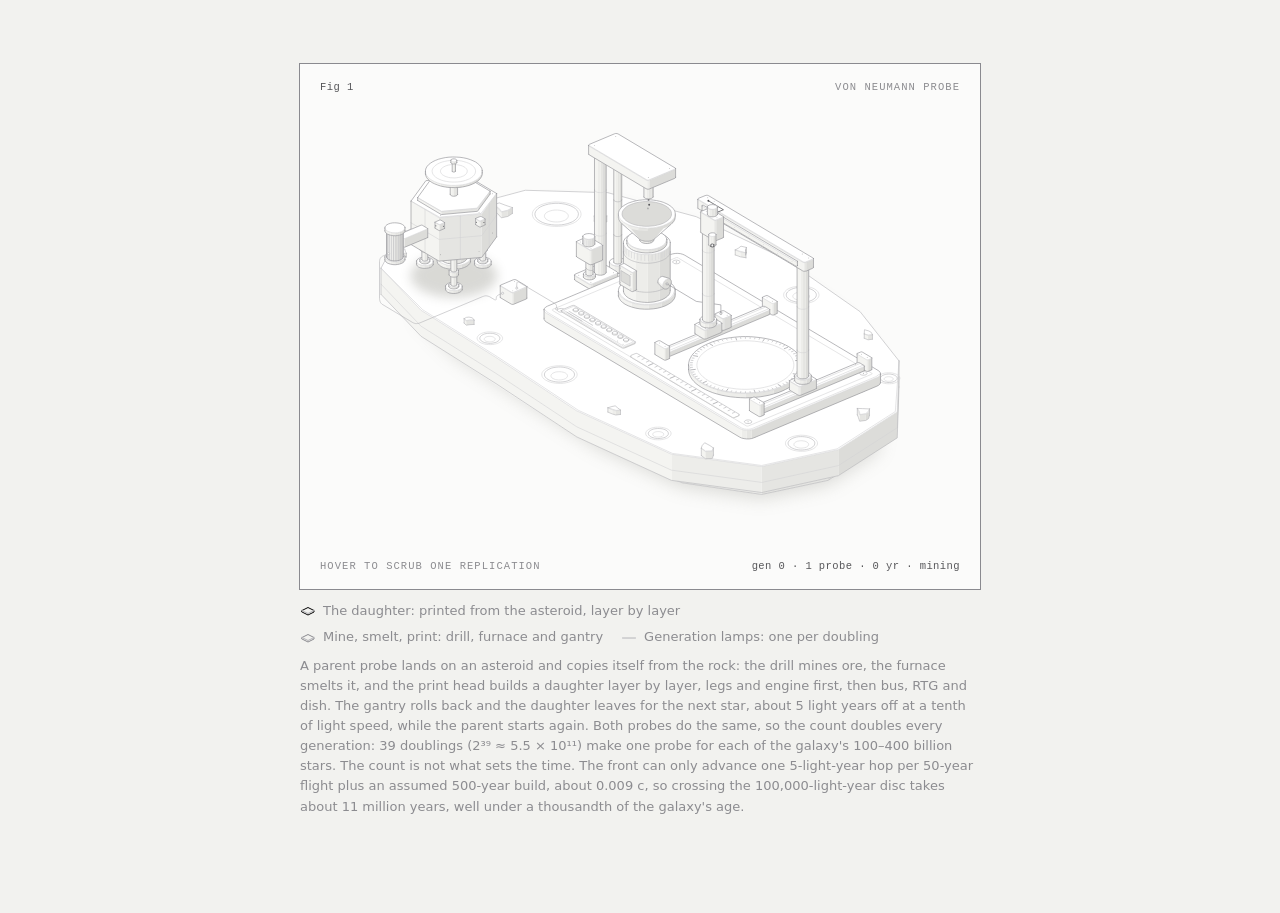
<file: von-neumann-probe/von-neumann-probe-light.html>
<!doctype html><html lang="en"><head><meta charset="utf-8"><meta name="viewport" content="width=device-width, initial-scale=1"><title>Von Neumann probe</title><style>
.iso{
  --anatomy-page:#0b0b0b;--anatomy-card:#131313;--anatomy-text:#a3a3a3;--anatomy-strong:#e6e6e6;--anatomy-muted:#6e6e6e;
  --anatomy-paper:#131313;--anatomy-face:#1b1b1b;--anatomy-top:#1c1c1c;
  --anatomy-shade-0:#0f0f0f;--anatomy-shade-1:#121212;--anatomy-shade-2:#151515;--anatomy-shade-3:#181818;
  --anatomy-lit-top:#262626;--anatomy-lit-shade:#1d1d1d;
  --anatomy-hi:#d4d4d4;--anatomy-mid:#6a6a6a;--anatomy-lo:#3e3e3e;--anatomy-faint:#2a2a2a;--anatomy-lit:#ffffff;
  --anatomy-halo:#050505;--anatomy-halo-opacity:.9;--anatomy-dot:#e6e6e6;
  --anatomy-red:#ff6b6b;--anatomy-green:#6be0a0;--anatomy-blue:#6b9bff;
  --anatomy-weight:.6px;--anatomy-ease:cubic-bezier(.32,.72,0,1);
  --anatomy-mono:ui-monospace,"SF Mono",Menlo,Consolas,monospace;
  --anatomy-lift:inset 0 1px 0 0 #ffffff0a,inset 0 0 0 1px #ffffff06,0 0 0 1px #00000026,0 1px 1px -.5px #00000014,0 3px 3px -1.5px #00000014,0 6px 6px -3px #00000014,0 12px 12px -6px #00000014;
}
.iso[data-theme="light"]{
  --anatomy-page:#f2f2ef;--anatomy-card:#fbfbfa;--anatomy-text:#57575a;--anatomy-strong:#18181a;--anatomy-muted:#8c8c90;
  --anatomy-paper:#fbfbfa;--anatomy-face:#ffffff;--anatomy-top:#ffffff;
  --anatomy-shade-0:#dcdcd9;--anatomy-shade-1:#e5e5e2;--anatomy-shade-2:#ededea;--anatomy-shade-3:#f4f4f1;
  --anatomy-lit-top:#ffffff;--anatomy-lit-shade:#eeeeeb;
  --anatomy-hi:#26262a;--anatomy-mid:#8a8a8f;--anatomy-lo:#b4b4b8;--anatomy-faint:#d4d4d6;--anatomy-lit:#000000;
  --anatomy-halo:#8a8a80;--anatomy-halo-opacity:.32;--anatomy-dot:#3a3a3e;
  --anatomy-red:#e5484d;--anatomy-green:#30a46c;--anatomy-blue:#3e63dd;
  --anatomy-lift:inset 0 1px 0 0 #ffffff,0 0 0 1px #0000000f,0 1px 1px -.5px #0000000a,0 3px 3px -1.5px #0000000a,0 6px 6px -3px #0000000a,0 12px 12px -6px #0000000a;
}
.iso-svg{display:block;width:100%;height:auto;overflow:visible}
.iso-svg path,.iso-svg circle{vector-effect:non-scaling-stroke}
.iso-fill{fill:var(--anatomy-paper);stroke:none}
.iso-solid[data-lit]>.iso-fill{fill:var(--anatomy-face)}
.iso-shade,.iso-top{stroke:none}
.iso-shade[data-shade="0"]{fill:var(--anatomy-shade-0)}
.iso-shade[data-shade="1"]{fill:var(--anatomy-shade-1)}
.iso-shade[data-shade="2"]{fill:var(--anatomy-shade-2)}
.iso-shade[data-shade="3"]{fill:var(--anatomy-shade-3)}
.iso-top{fill:var(--anatomy-top)}
.iso-solid[data-lit]>.iso-top{fill:var(--anatomy-lit-top)}
.iso-solid[data-lit]>.iso-shade{fill:var(--anatomy-lit-shade)}
.iso-solid[data-seamless]>.iso-shade,.iso-solid[data-seamless]>.iso-top{stroke-width:.4;stroke-linejoin:round}
.iso-solid[data-seamless]>.iso-shade[data-shade="0"]{stroke:var(--anatomy-shade-0)}
.iso-solid[data-seamless]>.iso-shade[data-shade="1"]{stroke:var(--anatomy-shade-1)}
.iso-solid[data-seamless]>.iso-shade[data-shade="2"]{stroke:var(--anatomy-shade-2)}
.iso-solid[data-seamless]>.iso-shade[data-shade="3"]{stroke:var(--anatomy-shade-3)}
.iso-solid[data-seamless]>.iso-top{stroke:var(--anatomy-top)}
.iso-solid[data-seamless][data-lit]>.iso-top{stroke:var(--anatomy-lit-top)}
.iso-solid[data-seamless][data-lit]>.iso-shade{stroke:var(--anatomy-lit-shade)}
.iso-solid[data-lit]>.iso-edge{stroke:var(--anatomy-lit)}
.iso-halo{fill:var(--anatomy-halo);stroke:none;filter:blur(9px);opacity:var(--anatomy-halo-opacity);transform:translateY(3px)}
.iso-line{fill:none;stroke:var(--anatomy-lo);stroke-width:var(--anatomy-weight);stroke-linecap:round;stroke-linejoin:round}
.iso-line[data-tone="hi"]{stroke:var(--anatomy-hi)}
.iso-line[data-tone="mid"]{stroke:var(--anatomy-mid)}
.iso-line[data-tone="lo"]{stroke:var(--anatomy-lo)}
.iso-line[data-tone="faint"]{stroke:var(--anatomy-faint)}
.iso-line[data-tone="lit"]{stroke:var(--anatomy-lit)}
.iso-line[data-tone="red"]{stroke:var(--anatomy-red)}
.iso-line[data-tone="green"]{stroke:var(--anatomy-green)}
.iso-line[data-tone="blue"]{stroke:var(--anatomy-blue)}
.iso-line[data-dotted]{stroke-dasharray:.01 3.5;stroke-width:1}
.iso-line[data-dashed]{stroke-dasharray:3 3}
.iso-line[data-flow]{stroke-dasharray:2 6}
.iso-wire-end{fill:var(--anatomy-paper);stroke:var(--anatomy-lo);stroke-width:var(--anatomy-weight)}
.iso-wire[data-tone="hi"] .iso-wire-end{stroke:var(--anatomy-hi)}
.iso-wire[data-tone="mid"] .iso-wire-end{stroke:var(--anatomy-mid)}
.iso-wire[data-tone="faint"] .iso-wire-end{stroke:var(--anatomy-faint)}
.iso-wire[data-tone="lit"] .iso-wire-end{stroke:var(--anatomy-lit)}
.iso-dots circle{fill:var(--anatomy-dot);stroke:none;opacity:.32}
.iso-dots[data-tone="hi"] circle{opacity:.85}
.iso-dots[data-tone="mid"] circle{opacity:.45}
.iso-dots[data-tone="lo"] circle{opacity:.22}
.iso-dots[data-tone="faint"] circle{opacity:.12}
.iso-face-text{fill:var(--anatomy-mid);font-family:var(--anatomy-mono);letter-spacing:.04em}
.iso-face-text[data-tone="hi"]{fill:var(--anatomy-hi)}
.iso-face-text[data-tone="lo"]{fill:var(--anatomy-lo)}
.iso-face-text[data-tone="faint"]{fill:var(--anatomy-faint)}
.tb-body{fill:var(--anatomy-shade-2);stroke:none}
.tb-shine{fill:var(--anatomy-top);stroke:none}
.tb-shade{fill:var(--anatomy-shade-0);stroke:none}
.tb-ring{fill:none;stroke:var(--anatomy-lo);stroke-width:.45;stroke-linecap:butt;stroke-linejoin:round}
.tb-ring[data-tone="mid"]{stroke:var(--anatomy-mid)}
.tb-ring[data-tone="faint"]{stroke:var(--anatomy-faint)}
.tb-ring[data-tone="hi"]{stroke:var(--anatomy-hi)}
@keyframes iso-flow{to{stroke-dashoffset:-32}}
@keyframes iso-pulse{0%,100%{opacity:.18}12%{opacity:1}40%{opacity:.18}}
.iso-line[data-flow]{animation:iso-flow 1600ms linear infinite}
.iso-dots circle[data-pulse]{animation:iso-pulse 1600ms steps(1,end) infinite;animation-delay:var(--pulse-at,0ms)}
.iso-figure{margin:32px 0 36px}
.iso-plate{position:relative;padding:52px 24px;border-radius:0;background:var(--anatomy-card);box-shadow:0 0 0 1px var(--anatomy-mid);--anatomy-paper:var(--anatomy-card)}
.iso-plate-corners{position:absolute;inset:18px 20px;pointer-events:none}
.iso-plate-corner{position:absolute;color:var(--anatomy-muted);font-family:var(--anatomy-mono);font-size:10.5px;line-height:1;letter-spacing:.04em;white-space:nowrap}
.iso-plate-corner[data-corner="fig"]{top:0;left:0;color:var(--anatomy-text)}
.iso-plate-corner[data-corner="title"]{top:0;right:0;text-transform:uppercase;letter-spacing:.1em}
.iso-plate-corner[data-corner="hint"]{bottom:0;left:0;text-transform:uppercase;letter-spacing:.1em}
.iso-plate-corner[data-corner="readout"]{right:0;bottom:0;color:var(--anatomy-text);font-variant-numeric:tabular-nums}
.iso-plate .iso-svg{margin:0 auto}
.iso-legend{display:grid;gap:8px;margin-top:12px;color:var(--anatomy-muted);font-size:13px;line-height:1.55}
.iso-keys{display:flex;flex-wrap:wrap;gap:6px 18px}
.iso-key{display:inline-flex;align-items:center;gap:7px}
.iso-swatch{width:16px;height:10px;flex:none;overflow:visible}
.iso-swatch path{fill:none;stroke:var(--anatomy-hi);stroke-width:1;vector-effect:non-scaling-stroke;stroke-linejoin:round;stroke-linecap:round}
.iso-swatch[data-mark="raised"] path,.iso-swatch[data-mark="flat"] path{stroke:var(--anatomy-mid)}
.iso-swatch[data-mark="lit"] path{stroke:var(--anatomy-lit)}
.iso-swatch[data-mark="dim"] path{stroke:var(--anatomy-lo)}
.iso-swatch[data-mark="dotted"] path{stroke-dasharray:.01 3;stroke-width:1.4}
.iso-swatch[data-mark="dashed"] path{stroke-dasharray:3 2.5}
.iso-swatch[data-mark="red"] path{stroke:var(--anatomy-red)}
.iso-swatch[data-mark="green"] path{stroke:var(--anatomy-green)}
.iso-swatch[data-mark="blue"] path{stroke:var(--anatomy-blue)}
.iso-swatch-crease{stroke:var(--anatomy-lo)!important}
@media (max-width:560px){.iso-plate{padding:48px 12px 70px}.iso-plate-corner[data-corner="hint"]{bottom:18px}}
@media (prefers-reduced-motion:reduce){.iso-line[data-flow],.iso-dots circle[data-pulse]{animation:none}}

*{box-sizing:border-box}
html{color-scheme:dark}
body[data-theme="light"]{color-scheme:light}
body{margin:0;background:var(--anatomy-page);color:var(--anatomy-text);font:14px/1.6 ui-sans-serif,system-ui,-apple-system,"Segoe UI",sans-serif;-webkit-font-smoothing:antialiased}
.iso-page{width:min(680px,100% - 32px);margin:64px auto 96px}
</style></head><body class="iso" data-theme="light"><main class="iso-page"><style>.vn-stage{outline:none}
.vn-stage:focus-visible{box-shadow:0 0 0 1px var(--anatomy-mid)}
.vn-mouth{fill:var(--anatomy-shade-0);stroke:none}
.vn-window{fill:var(--anatomy-shade-0);stroke:none}
.vn-glow{fill:var(--vn-hot);stroke:none;opacity:0}
.iso{--vn-hot:#ffb46b;--vn-plume:#ffd8a8}
.iso[data-theme="light"]{--vn-hot:#e0661f;--vn-plume:#f08a3c}
.vn-lamp[data-on] .iso-top{fill:var(--anatomy-lit)}
.vn-lamp[data-on] .iso-edge{stroke:var(--anatomy-lit)}
.vn-plume{fill:var(--vn-plume);stroke:none;filter:blur(2px)}
.iso[data-theme="light"] .vn-plume{mix-blend-mode:multiply}
.vn-tip{fill:var(--vn-hot);stroke:none}
</style><figure class="iso-figure"><div class="iso-plate"><div class="iso-plate-corners" aria-hidden="true"><span class="iso-plate-corner" data-corner="fig">Fig 1</span><span class="iso-plate-corner" data-corner="title">Von Neumann probe</span><span class="iso-plate-corner" data-corner="hint">Hover to scrub one replication</span><span class="iso-plate-corner" data-corner="readout" data-readout>gen 0 · 1 probe · mining</span></div><div class="iso-stage vn-stage" tabindex="0" role="slider" aria-label="Von Neumann probe: arrow keys step through mining, smelting, printing and launch" aria-valuemin="0" aria-valuemax="100" aria-valuenow="0"><svg xmlns="http://www.w3.org/2000/svg" class="iso-svg" viewBox="0 0 600 400" role="img" aria-label="A self-replicating probe on an asteroid. The parent probe, a hexagonal bus on three legs with an engine bell, an RTG and a dish antenna, has deployed a small factory deck beside it. A drill mines the rock and lifts the ore along an arm into a hopper; a furnace smelts it and feeds a print head on a gantry, which builds a copy of the probe layer by layer on a build plate. When the copy is finished it lifts off and the generation lamps on the deck count one more doubling."><path class="iso-halo" d="M91.2 148.2L104.7 120.2L148.9 99.8L208.3 84.2L277.2 87L351.6 108L426.1 143.9L491.5 189.2L525.7 230.8L526.1 273.6L526.1 314.8L478.6 345.9L415.5 359.3L339.8 348.2L259.5 311L126.2 225.2L91.2 189.5Z"/><g class="iso-solid"><path class="iso-fill" d="M91.2 173L104.7 144.9L148.9 124.5L208.3 108.9L277.2 111.7L351.6 132.7L426.1 168.6L491.5 214L525.7 255.6L526.1 298.3L526.1 314.8L478.6 345.9L415.5 359.3L339.8 348.2L259.5 311L126.2 225.2L91.2 189.5Z"/><path class="iso-shade" data-shade="0" d="M526.1 314.8L478.6 345.9L478.6 329.4L526.1 298.3Z"/><path class="iso-shade" data-shade="1" d="M478.6 345.9L415.5 359.3L415.5 342.8L478.6 329.4Z"/><path class="iso-shade" data-shade="2" d="M415.5 359.3L339.8 348.2L339.8 331.7L415.5 342.8Z"/><path class="iso-shade" data-shade="3" d="M339.8 348.2L259.5 311L259.5 294.5L339.8 331.7ZM259.5 311L190.2 265.5L190.2 249L259.5 294.5ZM190.2 265.5L126.2 225.2L126.2 208.7L190.2 249ZM126.2 225.2L91.2 189.5L91.2 173L126.2 208.7Z"/><path class="iso-top" d="M148.9 124.5L208.3 108.9L277.2 111.7L351.6 132.7L426.1 168.6L491.5 214L525.7 255.6L526.1 298.3L478.6 329.4L415.5 342.8L339.8 331.7L259.5 294.5L190.2 249L126.2 208.7L91.2 173L104.7 144.9Z"/><path class="iso-line iso-crease" data-tone="faint" d="M526.1 298.3L478.6 329.4L415.5 342.8L339.8 331.7L259.5 294.5L190.2 249L126.2 208.7L91.2 173"/><path class="iso-line iso-edge" data-tone="lo" d="M91.2 173L104.7 144.9L148.9 124.5L208.3 108.9L277.2 111.7L351.6 132.7L426.1 168.6L491.5 214L525.7 255.6L526.1 298.3M526.1 314.8L478.6 345.9L415.5 359.3L339.8 348.2L259.5 311L190.2 265.5L126.2 225.2L91.2 189.5M526.1 298.3L526.1 314.8M91.2 173L91.2 189.5"/></g><g class="iso-solid"><path class="iso-fill" d="M54.1 144.5L71 112.6L122.5 88.9L191.1 70.5L269.5 72.8L353.4 95.6L436.7 135.3L509 185.8L545.9 232.5L545.9 257.3L544.2 305.6L488.3 341.5L415.6 357.5L329.8 345.9L240 304.7L92.2 209.2L54.1 169.3Z"/><path class="iso-shade" data-shade="0" d="M545.9 257.3L544.2 305.6L544.2 280.9L545.9 232.5ZM544.2 305.6L488.3 341.5L488.3 316.8L544.2 280.9Z"/><path class="iso-shade" data-shade="1" d="M488.3 341.5L415.6 357.5L415.6 332.8L488.3 316.8Z"/><path class="iso-shade" data-shade="2" d="M415.6 357.5L329.8 345.9L329.8 321.1L415.6 332.8Z"/><path class="iso-shade" data-shade="3" d="M329.8 345.9L240 304.7L240 280L329.8 321.1ZM240 304.7L163.3 254.1L163.3 229.3L240 280ZM163.3 254.1L92.2 209.2L92.2 184.5L163.3 229.3ZM92.2 209.2L54.1 169.3L54.1 144.5L92.2 184.5Z"/><path class="iso-top" d="M122.5 88.9L191.1 70.5L269.5 72.8L353.4 95.6L436.7 135.3L509 185.8L545.9 232.5L544.2 280.9L488.3 316.8L415.6 332.8L329.8 321.1L240 280L163.3 229.3L92.2 184.5L54.1 144.5L71 112.6Z"/><path class="iso-line iso-crease" data-tone="faint" d="M545.9 232.5L544.2 280.9L488.3 316.8L415.6 332.8L329.8 321.1L240 280L163.3 229.3L92.2 184.5L54.1 144.5"/><path class="iso-line iso-bevel" data-tone="faint" d="M545.9 232.5L542.4 280.6L487.1 316L415.5 331.8L330.7 320.3L241.5 279.4L164.8 228.7L93.8 184L54.1 144.5"/><path class="iso-line" data-tone="faint" d="M545.9 247.6L544.2 296L488.3 331.9L415.6 347.9L329.8 336.2L240 295.1L163.3 244.4L92.2 199.6L54.1 159.6"/><path class="iso-line iso-edge" data-tone="lo" d="M54.1 144.5L71 112.6L122.5 88.9L191.1 70.5L269.5 72.8L353.4 95.6L436.7 135.3L509 185.8L545.9 232.5M545.9 257.3L544.2 305.6L488.3 341.5L415.6 357.5L329.8 345.9L240 304.7L163.3 254.1L92.2 209.2L54.1 169.3M545.9 232.5L545.9 257.3M54.1 144.5L54.1 169.3"/></g><path class="iso-line" data-tone="faint" d="M235.8 102.1L232.8 103.1L229.6 104L226.1 104.5L222.5 104.8L218.9 104.8L215.3 104.5L211.8 103.9L208.6 103L205.7 102L203.1 100.7L201 99.2L199.4 97.6L198.3 95.8L197.8 94L197.8 92.2L198.4 90.4L199.5 88.7L201.2 87.1L203.4 85.6L206 84.3L208.9 83.3L212.2 82.5L215.7 81.9L219.3 81.6L222.9 81.7L226.5 82L229.9 82.5L233.2 83.4L236.1 84.5L238.6 85.8L240.8 87.2L242.4 88.9L243.5 90.6L244 92.4L244 94.2L243.4 96L242.2 97.7L240.5 99.4L238.4 100.8Z"/><path class="iso-line" data-tone="lo" d="M234.2 101.1L231.5 102.1L228.6 102.8L225.5 103.3L222.3 103.5L219.1 103.5L215.9 103.2L212.8 102.7L209.9 102L207.3 101L205.1 99.8L203.2 98.5L201.7 97.1L200.8 95.5L200.3 93.9L200.3 92.3L200.9 90.7L201.9 89.2L203.4 87.7L205.3 86.4L207.6 85.3L210.3 84.4L213.2 83.6L216.2 83.2L219.4 82.9L222.7 82.9L225.9 83.2L229 83.7L231.8 84.5L234.4 85.4L236.7 86.6L238.6 87.9L240 89.3L241 90.9L241.5 92.5L241.4 94.1L240.9 95.7L239.9 97.2L238.4 98.7L236.5 100Z"/><path class="iso-line" data-tone="faint" d="M227.9 99.3L226 99.9L224 100.4L221.8 100.6L219.6 100.6L217.4 100.4L215.3 100L213.5 99.4L211.9 98.6L210.6 97.7L209.8 96.7L209.3 95.6L209.3 94.5L209.7 93.4L210.5 92.3L211.7 91.4L213.3 90.6L215.1 90L217.2 89.5L219.3 89.3L221.6 89.3L223.8 89.5L225.8 89.9L227.7 90.5L229.3 91.3L230.5 92.2L231.4 93.2L231.9 94.3L231.9 95.4L231.5 96.5L230.7 97.6L229.4 98.5Z"/><path class="iso-line" data-tone="faint" d="M464 176.3L461.8 177.1L459.5 177.7L456.9 178.1L454.3 178.3L451.7 178.2L449.1 178L446.6 177.6L444.2 177L442.1 176.2L440.3 175.3L438.7 174.2L437.5 173L436.7 171.8L436.4 170.4L436.4 169.1L436.8 167.8L437.7 166.6L438.9 165.4L440.4 164.3L442.3 163.4L444.5 162.6L446.8 162.1L449.4 161.7L452 161.5L454.6 161.5L457.2 161.7L459.7 162.1L462.1 162.7L464.2 163.5L466 164.4L467.6 165.5L468.8 166.7L469.5 168L469.9 169.3L469.9 170.6L469.5 171.9L468.6 173.1L467.4 174.3L465.8 175.4Z"/><path class="iso-line" data-tone="lo" d="M462.3 175.3L460.5 176L458.5 176.5L456.4 176.8L454.1 177L451.9 177L449.7 176.8L447.6 176.4L445.6 175.9L443.8 175.3L442.2 174.5L440.9 173.5L439.9 172.5L439.2 171.5L438.9 170.4L438.9 169.2L439.3 168.1L440 167.1L441 166.1L442.4 165.2L444 164.4L445.8 163.7L447.8 163.2L449.9 162.9L452.2 162.7L454.4 162.7L456.6 162.9L458.7 163.3L460.7 163.8L462.5 164.5L464.1 165.3L465.4 166.2L466.4 167.2L467.1 168.3L467.4 169.4L467.4 170.5L467 171.6L466.3 172.7L465.3 173.6L463.9 174.5Z"/><path class="iso-line" data-tone="faint" d="M458 174.1L456.7 174.5L455.3 174.8L453.8 175L452.3 175L450.7 174.8L449.3 174.6L448 174.1L446.9 173.6L446 173L445.4 172.2L445.1 171.5L445.1 170.7L445.4 170L446 169.3L446.8 168.6L447.9 168.1L449.2 167.6L450.6 167.3L452.1 167.2L453.6 167.2L455.1 167.3L456.6 167.6L457.9 168L459 168.5L459.8 169.2L460.4 169.9L460.7 170.6L460.8 171.4L460.5 172.2L459.9 172.9L459.1 173.5Z"/><path class="iso-line" data-tone="faint" d="M463.1 316.6L461.1 317.3L459 317.8L456.7 318.2L454.4 318.3L452 318.3L449.6 318.1L447.3 317.7L445.2 317.2L443.3 316.5L441.6 315.6L440.2 314.7L439.2 313.6L438.4 312.4L438.1 311.3L438.1 310.1L438.5 308.9L439.3 307.8L440.4 306.7L441.8 305.7L443.5 304.9L445.4 304.2L447.6 303.7L449.9 303.3L452.2 303.1L454.6 303.1L457 303.3L459.2 303.7L461.4 304.3L463.3 305L465 305.8L466.4 306.8L467.4 307.9L468.1 309L468.5 310.2L468.5 311.4L468.1 312.6L467.3 313.7L466.2 314.8L464.8 315.7Z"/><path class="iso-line" data-tone="lo" d="M461.5 315.6L459.8 316.2L458 316.6L456.1 316.9L454.2 317.1L452.2 317.1L450.2 316.9L448.3 316.6L446.6 316.1L445 315.5L443.6 314.8L442.4 314L441.5 313.1L440.9 312.2L440.6 311.2L440.6 310.2L441 309.2L441.6 308.3L442.5 307.4L443.7 306.6L445.1 305.9L446.7 305.3L448.5 304.8L450.4 304.5L452.4 304.4L454.4 304.4L456.4 304.6L458.3 304.9L460 305.3L461.6 305.9L463 306.7L464.2 307.5L465.1 308.4L465.7 309.3L466 310.3L465.9 311.3L465.6 312.3L465 313.2L464.1 314.1L462.9 314.9Z"/><path class="iso-line" data-tone="faint" d="M457.6 314.5L456.5 314.9L455.2 315.1L453.9 315.3L452.5 315.3L451.1 315.2L449.9 314.9L448.7 314.5L447.8 314.1L447 313.5L446.4 312.9L446.2 312.2L446.1 311.5L446.4 310.8L446.9 310.2L447.7 309.6L448.6 309.1L449.7 308.7L451 308.5L452.3 308.3L453.7 308.3L455.1 308.5L456.3 308.7L457.5 309.1L458.5 309.6L459.2 310.1L459.8 310.8L460 311.4L460.1 312.1L459.8 312.8L459.3 313.4L458.6 314Z"/><path class="iso-line" data-tone="faint" d="M314.3 104.4L312.5 105L310.6 105.5L308.6 105.8L306.4 106L304.3 106L302.2 105.8L300.2 105.4L298.3 105L296.5 104.3L295 103.6L293.8 102.7L292.8 101.7L292.2 100.7L291.9 99.6L291.9 98.6L292.2 97.5L292.9 96.5L293.9 95.5L295.2 94.7L296.7 93.9L298.5 93.3L300.4 92.8L302.4 92.5L304.5 92.4L306.7 92.4L308.8 92.5L310.8 92.9L312.7 93.4L314.4 94L316 94.8L317.2 95.6L318.2 96.6L318.8 97.6L319.1 98.7L319.1 99.8L318.7 100.8L318.1 101.8L317.1 102.8L315.8 103.6Z"/><path class="iso-line" data-tone="lo" d="M312.6 103.4L311.2 103.9L309.7 104.3L308 104.6L306.3 104.7L304.5 104.7L302.8 104.6L301.1 104.3L299.6 103.9L298.2 103.4L297 102.7L296 102L295.2 101.2L294.7 100.4L294.4 99.6L294.4 98.7L294.7 97.8L295.3 97L296.1 96.2L297.1 95.5L298.3 94.9L299.8 94.4L301.3 94L303 93.7L304.7 93.6L306.5 93.6L308.2 93.8L309.8 94L311.4 94.5L312.8 95L314 95.6L315 96.3L315.8 97.1L316.3 97.9L316.6 98.8L316.6 99.6L316.3 100.5L315.7 101.3L314.9 102.1L313.9 102.8Z"/><path class="iso-line" data-tone="faint" d="M309.3 102.4L308.3 102.8L307.2 103L306 103.1L304.8 103.1L303.6 103L302.5 102.8L301.5 102.5L300.6 102.1L300 101.6L299.5 101L299.3 100.4L299.2 99.8L299.5 99.2L299.9 98.7L300.6 98.2L301.4 97.8L302.4 97.4L303.5 97.2L304.7 97.1L305.9 97.1L307 97.2L308.2 97.4L309.2 97.7L310 98.1L310.7 98.6L311.2 99.2L311.4 99.8L311.4 100.4L311.2 101L310.7 101.5L310.1 102Z"/><path class="iso-line" data-tone="faint" d="M234.4 251.9L232.2 252.7L229.9 253.3L227.3 253.7L224.7 253.9L222.1 253.8L219.5 253.6L217 253.2L214.6 252.6L212.5 251.8L210.7 250.9L209.1 249.8L207.9 248.6L207.1 247.4L206.8 246L206.8 244.7L207.2 243.4L208.1 242.2L209.3 241L210.8 239.9L212.7 239L214.9 238.2L217.2 237.7L219.8 237.3L222.4 237.1L225 237.1L227.6 237.3L230.1 237.7L232.5 238.3L234.6 239.1L236.4 240.1L238 241.1L239.1 242.3L239.9 243.6L240.3 244.9L240.3 246.2L239.9 247.5L239 248.8L237.8 249.9L236.2 251Z"/><path class="iso-line" data-tone="lo" d="M232.7 250.9L230.9 251.6L228.9 252.1L226.8 252.4L224.5 252.6L222.3 252.6L220.1 252.4L218 252L216 251.5L214.2 250.9L212.6 250.1L211.3 249.1L210.3 248.1L209.6 247.1L209.3 246L209.3 244.8L209.7 243.7L210.4 242.7L211.4 241.7L212.8 240.8L214.4 240L216.2 239.3L218.2 238.8L220.3 238.5L222.5 238.3L224.8 238.3L227 238.5L229.1 238.9L231.1 239.4L232.9 240.1L234.5 240.9L235.8 241.8L236.8 242.8L237.5 243.9L237.8 245L237.8 246.1L237.4 247.2L236.7 248.3L235.7 249.2L234.3 250.1Z"/><path class="iso-line" data-tone="faint" d="M228.4 249.7L227.1 250.1L225.7 250.4L224.2 250.6L222.6 250.6L221.1 250.4L219.7 250.2L218.4 249.7L217.3 249.2L216.4 248.6L215.8 247.9L215.5 247.1L215.5 246.3L215.8 245.6L216.4 244.9L217.2 244.2L218.3 243.7L219.6 243.2L221 242.9L222.5 242.8L224 242.8L225.5 242.9L227 243.2L228.3 243.6L229.4 244.1L230.2 244.8L230.8 245.5L231.1 246.2L231.2 247L230.9 247.8L230.3 248.5L229.5 249.1Z"/><path class="iso-line" data-tone="faint" d="M126.3 115.9L124.8 116.4L123.1 116.9L121.3 117.1L119.4 117.3L117.5 117.3L115.6 117.1L113.8 116.8L112.2 116.4L110.6 115.8L109.3 115.1L108.2 114.4L107.4 113.5L106.8 112.6L106.5 111.7L106.5 110.7L106.8 109.8L107.4 108.9L108.3 108.1L109.4 107.3L110.8 106.6L112.3 106.1L114 105.7L115.8 105.4L117.7 105.3L119.6 105.3L121.5 105.4L123.3 105.7L124.9 106.2L126.5 106.7L127.8 107.4L128.9 108.2L129.7 109L130.3 109.9L130.6 110.9L130.6 111.8L130.3 112.7L129.7 113.6L128.8 114.5L127.7 115.2Z"/><path class="iso-line" data-tone="lo" d="M124.7 114.9L123.5 115.4L122.1 115.7L120.7 115.9L119.2 116L117.7 116L116.3 115.9L114.8 115.7L113.5 115.3L112.3 114.9L111.3 114.3L110.4 113.7L109.7 113.1L109.3 112.3L109.1 111.6L109.1 110.9L109.3 110.1L109.8 109.4L110.5 108.7L111.4 108.1L112.4 107.6L113.6 107.2L115 106.9L116.4 106.6L117.9 106.5L119.4 106.5L120.9 106.6L122.3 106.9L123.6 107.2L124.8 107.7L125.9 108.2L126.7 108.8L127.4 109.5L127.8 110.2L128.1 110.9L128 111.7L127.8 112.4L127.3 113.1L126.6 113.8L125.7 114.4Z"/><path class="iso-line" data-tone="faint" d="M121.8 114.1L120.9 114.4L120 114.6L119 114.7L118 114.7L116.9 114.6L116 114.4L115.1 114.1L114.4 113.8L113.8 113.3L113.4 112.9L113.2 112.4L113.2 111.8L113.4 111.3L113.8 110.9L114.3 110.4L115 110.1L115.9 109.8L116.8 109.6L117.8 109.5L118.9 109.5L119.9 109.6L120.8 109.8L121.7 110L122.4 110.4L123 110.8L123.4 111.3L123.6 111.8L123.6 112.3L123.4 112.8L123.1 113.3L122.5 113.7Z"/><path class="iso-line" data-tone="faint" d="M325.2 306L323.6 306.6L322 307L320.1 307.3L318.3 307.4L316.4 307.4L314.5 307.3L312.7 307L311 306.5L309.5 306L308.2 305.3L307.1 304.5L306.2 303.7L305.7 302.8L305.4 301.8L305.4 300.9L305.7 299.9L306.3 299.1L307.2 298.2L308.3 297.5L309.7 296.8L311.2 296.2L312.9 295.8L314.7 295.5L316.6 295.4L318.5 295.4L320.4 295.6L322.1 295.9L323.8 296.3L325.4 296.9L326.7 297.5L327.8 298.3L328.6 299.1L329.2 300.1L329.5 301L329.5 301.9L329.1 302.9L328.5 303.8L327.7 304.6L326.5 305.4Z"/><path class="iso-line" data-tone="lo" d="M323.6 305.1L322.3 305.5L321 305.8L319.6 306L318.1 306.2L316.6 306.2L315.1 306L313.7 305.8L312.4 305.4L311.2 305L310.1 304.5L309.3 303.9L308.6 303.2L308.2 302.5L307.9 301.7L307.9 301L308.2 300.3L308.7 299.5L309.4 298.9L310.2 298.3L311.3 297.8L312.5 297.3L313.9 297L315.3 296.8L316.8 296.7L318.3 296.7L319.7 296.8L321.2 297L322.5 297.4L323.7 297.8L324.7 298.3L325.6 299L326.3 299.6L326.7 300.3L326.9 301.1L326.9 301.8L326.7 302.6L326.2 303.3L325.5 303.9L324.6 304.5Z"/><path class="iso-line" data-tone="faint" d="M320.7 304.2L319.8 304.5L318.9 304.7L317.9 304.8L316.8 304.8L315.8 304.7L314.9 304.5L314 304.3L313.3 303.9L312.7 303.5L312.3 303L312.1 302.5L312.1 302L312.3 301.5L312.6 301L313.2 300.6L313.9 300.2L314.8 299.9L315.7 299.7L316.7 299.6L317.8 299.6L318.8 299.7L319.7 299.9L320.6 300.2L321.3 300.5L321.9 301L322.3 301.4L322.5 301.9L322.5 302.4L322.3 302.9L321.9 303.4L321.4 303.9Z"/><path class="iso-line" data-tone="faint" d="M165.2 215.6L163.7 216.2L162 216.6L160.2 216.9L158.3 217L156.4 217L154.5 216.9L152.7 216.6L151.1 216.1L149.5 215.6L148.2 214.9L147.1 214.1L146.3 213.3L145.7 212.4L145.4 211.4L145.4 210.5L145.7 209.6L146.3 208.7L147.2 207.8L148.3 207.1L149.7 206.4L151.2 205.8L152.9 205.4L154.7 205.1L156.6 205L158.5 205L160.4 205.2L162.2 205.5L163.8 205.9L165.4 206.5L166.7 207.1L167.8 207.9L168.6 208.8L169.2 209.7L169.5 210.6L169.5 211.5L169.2 212.5L168.6 213.4L167.7 214.2L166.6 215Z"/><path class="iso-line" data-tone="lo" d="M163.6 214.7L162.4 215.1L161 215.4L159.6 215.7L158.1 215.8L156.6 215.8L155.1 215.6L153.7 215.4L152.4 215.1L151.2 214.6L150.2 214.1L149.3 213.5L148.6 212.8L148.2 212.1L147.9 211.3L148 210.6L148.2 209.9L148.7 209.2L149.4 208.5L150.3 207.9L151.3 207.4L152.5 206.9L153.9 206.6L155.3 206.4L156.8 206.3L158.3 206.3L159.8 206.4L161.2 206.6L162.5 207L163.7 207.4L164.7 208L165.6 208.6L166.3 209.2L166.7 209.9L167 210.7L166.9 211.4L166.7 212.2L166.2 212.9L165.5 213.5L164.6 214.1Z"/><path class="iso-line" data-tone="faint" d="M160.7 213.8L159.8 214.1L158.9 214.3L157.9 214.4L156.9 214.4L155.8 214.3L154.9 214.1L154 213.9L153.3 213.5L152.7 213.1L152.3 212.6L152.1 212.1L152.1 211.6L152.3 211.1L152.7 210.6L153.2 210.2L153.9 209.8L154.8 209.5L155.7 209.3L156.7 209.2L157.8 209.2L158.8 209.3L159.7 209.5L160.6 209.8L161.3 210.1L161.9 210.6L162.3 211L162.5 211.5L162.5 212.1L162.3 212.6L162 213L161.4 213.5Z"/><path class="iso-line" data-tone="faint" d="M543 253L541.6 253.5L540.1 253.9L538.6 254.1L536.9 254.2L535.3 254.2L533.7 254.1L532.1 253.8L530.7 253.4L529.3 253L528.2 252.4L527.2 251.7L526.5 251L526 250.2L525.8 249.4L525.8 248.5L526.1 247.7L526.6 247L527.3 246.2L528.3 245.6L529.5 245L530.8 244.5L532.3 244.1L533.9 243.9L535.5 243.8L537.1 243.8L538.8 243.9L540.3 244.2L541.8 244.6L543.1 245L544.2 245.6L545.2 246.3L545.9 247L546.4 247.8L546.7 248.6L546.7 249.5L546.4 250.3L545.9 251L545.1 251.8L544.1 252.4Z"/><path class="iso-line" data-tone="lo" d="M541.3 252L540.3 252.4L539.2 252.7L538 252.9L536.8 253L535.5 253L534.3 252.8L533.1 252.7L532 252.4L531 252L530.1 251.5L529.4 251L528.9 250.5L528.5 249.9L528.3 249.3L528.3 248.7L528.5 248L528.9 247.4L529.5 246.9L530.2 246.4L531.1 246L532.1 245.6L533.2 245.3L534.4 245.1L535.7 245L536.9 245L538.1 245.1L539.3 245.3L540.4 245.6L541.4 246L542.3 246.4L543 247L543.6 247.5L544 248.1L544.1 248.7L544.1 249.3L543.9 250L543.5 250.5L542.9 251.1L542.2 251.6Z"/><path class="iso-line" data-tone="faint" d="M538.9 251.3L538.2 251.6L537.4 251.8L536.6 251.8L535.7 251.8L534.9 251.8L534.1 251.6L533.4 251.4L532.8 251.1L532.3 250.7L531.9 250.3L531.8 249.9L531.8 249.5L531.9 249.1L532.2 248.7L532.7 248.3L533.3 248L534 247.8L534.8 247.6L535.6 247.5L536.5 247.5L537.3 247.6L538.1 247.7L538.8 248L539.4 248.3L539.9 248.6L540.3 249L540.4 249.4L540.4 249.9L540.3 250.3L540 250.7L539.5 251Z"/><g class="iso-dots" data-tone="lo"></g><g class="vn-scene"><g data-name="boulder0"><g class="iso-solid"><path class="iso-fill" d="M160.8 84.3L166.4 82.5L178.9 87L178.9 92.5L174.6 95.3L168.4 96.7L160.8 89.8Z"/><path class="iso-shade" data-shade="0" d="M178.9 92.5L174.6 95.3L174.6 89.8L178.9 87Z"/><path class="iso-shade" data-shade="1" d="M174.6 95.3L168.4 96.7L168.4 91.2L174.6 89.8Z"/><path class="iso-shade" data-shade="3" d="M168.4 96.7L165.1 93L165.1 87.5L168.4 91.2ZM165.1 93L160.8 89.8L160.8 84.3L165.1 87.5Z"/><path class="iso-top" d="M174.6 89.8L168.4 91.2L165.1 87.5L160.8 84.3L166.4 82.5L171.9 84.6L178.9 87Z"/><path class="iso-line iso-crease" data-tone="faint" d="M178.9 87L174.6 89.8L168.4 91.2L165.1 87.5L160.8 84.3"/><path class="iso-line iso-bevel" data-tone="faint" d="M178.9 87L174.1 89.5L168.7 90.8L165.8 87.3L160.8 84.3"/><path class="iso-line iso-edge" data-tone="lo" d="M160.8 84.3L166.4 82.5L171.9 84.6L178.9 87M178.9 92.5L174.6 95.3L168.4 96.7L165.1 93L160.8 89.8M160.8 84.3L160.8 89.8M178.9 87L178.9 92.5"/></g></g><g data-name="boulder6"><g class="iso-solid"><path class="iso-fill" d="M256.5 95L258.7 92.8L268.5 95L268.5 100L266.7 102.3L263.7 104.2L256.5 99.9Z"/><path class="iso-shade" data-shade="0" d="M266.7 102.3L263.7 104.2L263.7 99.3L266.7 97.3ZM268.5 100L266.7 102.3L266.7 97.3L268.5 95Z"/><path class="iso-shade" data-shade="3" d="M263.7 104.2L260 101.8L260 96.9L263.7 99.3ZM260 101.8L256.5 99.9L256.5 95L260 96.9Z"/><path class="iso-top" d="M266.7 97.3L263.7 99.3L260 96.9L256.5 95L258.7 92.8L263.3 94.1L268.5 95Z"/><path class="iso-line iso-crease" data-tone="faint" d="M268.5 95L266.7 97.3L263.7 99.3L260 96.9L256.5 95"/><path class="iso-line iso-bevel" data-tone="faint" d="M268.5 95L266 97.1L263.7 98.9L260.6 96.6L256.5 95"/><path class="iso-line iso-edge" data-tone="lo" d="M256.5 95L258.7 92.8L263.3 94.1L268.5 95M268.5 100L266.7 102.3L263.7 104.2L260 101.8L256.5 99.9M256.5 95L256.5 99.9M268.5 95L268.5 100"/></g></g><g data-name="boulder2"><g class="iso-solid"><path class="iso-fill" d="M390.4 127.2L395.9 123.6L401 124.8L401 129.5L400.6 134.6L395.3 133.7L390.4 131.9Z"/><path class="iso-shade" data-shade="0" d="M401 129.5L400.3 131.9L400.3 127.2L401 124.8Z"/><path class="iso-shade" data-shade="2" d="M400.6 134.6L395.3 133.7L395.3 129L400.6 129.9Z"/><path class="iso-shade" data-shade="3" d="M395.3 133.7L390.4 131.9L390.4 127.2L395.3 129Z"/><path class="iso-top" d="M390.4 127.2L393.6 125.4L395.9 123.6L401 124.8L400.3 127.2L400.6 129.9L395.3 129Z"/><path class="iso-line iso-crease" data-tone="faint" d="M401 124.8L400.3 127.2M400.6 129.9L395.3 129L390.4 127.2"/><path class="iso-line iso-bevel" data-tone="faint" d="M401 124.8L400.3 127.2M400.6 129.9L395.7 128.6L390.4 127.2"/><path class="iso-line iso-edge" data-tone="lo" d="M390.4 127.2L393.6 125.4L395.9 123.6L401 124.8M400.3 127.2L400.6 129.9M401 129.5L400.3 131.9M400.6 134.6L395.3 133.7L390.4 131.9M390.4 127.2L390.4 131.9M401 124.8L401 129.5M400.3 127.2L400.3 131.9M400.6 129.9L400.6 134.6"/></g></g><g data-name="boulder8"><g class="iso-solid"><path class="iso-fill" d="M69.9 129.6L71.3 127.6L72.6 126.1L76.7 126.2L78.3 130.4L78.3 133.9L74.3 134.2L69.9 133.1Z"/><path class="iso-shade" data-shade="1" d="M78.3 133.9L74.3 134.2L74.3 130.6L78.3 130.4Z"/><path class="iso-shade" data-shade="2" d="M74.3 134.2L69.9 133.1L69.9 129.6L74.3 130.6Z"/><path class="iso-top" d="M69.9 129.6L71.3 127.6L72.6 126.1L76.7 126.2L77.1 128.3L78.3 130.4L74.3 130.6Z"/><path class="iso-line iso-crease" data-tone="faint" d="M78.3 130.4L74.3 130.6L69.9 129.6"/><path class="iso-line iso-bevel" data-tone="faint" d="M78.3 130.4L74.5 130.2L69.9 129.6"/><path class="iso-line iso-edge" data-tone="lo" d="M69.9 129.6L71.3 127.6L72.6 126.1L76.7 126.2L77.1 128.3L78.3 130.4M78.3 133.9L74.3 134.2L69.9 133.1M69.9 129.6L69.9 133.1M78.3 130.4L78.3 133.9"/></g></g><g data-name="drill.scoop"><g class="iso-solid"><path class="iso-fill" d="M271 138.8L271.1 137.9L271.7 137L272.6 136.3L273.8 135.6L275.3 135.2L276.9 134.8L278.7 134.7L280.5 134.8L282.2 135.1L283.7 135.5L285 136.1L286 136.9L286.6 137.7L286.8 138.6L286.8 145.5L286.7 146.3L286.1 147.2L285.2 148L284 148.6L282.5 149.1L280.9 149.4L279.1 149.5L277.3 149.4L275.6 149.2L274.1 148.7L272.8 148.1L271.8 147.4L271.2 146.5L271 145.7Z"/><path class="iso-shade" data-shade="0" d="M284 148.6L282.5 149.1L282.5 142.2L284 141.7ZM286.8 145.5L286.7 146.3L286.7 139.5L286.8 138.6ZM286.7 146.3L286.1 147.2L286.1 140.3L286.7 139.5ZM286.1 147.2L285.2 148L285.2 141.1L286.1 140.3ZM285.2 148L284 148.6L284 141.7L285.2 141.1Z"/><path class="iso-shade" data-shade="1" d="M282.5 149.1L280.9 149.4L280.9 142.5L282.5 142.2ZM280.9 149.4L279.1 149.5L279.1 142.7L280.9 142.5Z"/><path class="iso-shade" data-shade="2" d="M279.1 149.5L277.3 149.4L277.3 142.6L279.1 142.7ZM277.3 149.4L275.6 149.2L275.6 142.3L277.3 142.6Z"/><path class="iso-shade" data-shade="3" d="M275.6 149.2L274.1 148.7L274.1 141.8L275.6 142.3ZM274.1 148.7L272.8 148.1L272.8 141.2L274.1 141.8ZM272.8 148.1L271.8 147.4L271.8 140.5L272.8 141.2ZM271.8 147.4L271.2 146.5L271.2 139.7L271.8 140.5ZM271.2 146.5L271 145.7L271 138.8L271.2 139.7Z"/><path class="iso-top" d="M284 141.7L282.5 142.2L280.9 142.5L279.1 142.7L277.3 142.6L275.6 142.3L274.1 141.8L272.8 141.2L271.8 140.5L271.2 139.7L271 138.8L271.1 137.9L271.7 137L272.6 136.3L273.8 135.6L275.3 135.2L276.9 134.8L278.7 134.7L280.5 134.8L282.2 135.1L283.7 135.5L285 136.1L286 136.9L286.6 137.7L286.8 138.6L286.7 139.5L286.1 140.3L285.2 141.1Z"/><path class="iso-line iso-crease" data-tone="faint" d="M286.8 138.6L286.7 139.5L286.1 140.3L285.2 141.1L284 141.7L282.5 142.2L280.9 142.5L279.1 142.7L277.3 142.6L275.6 142.3L274.1 141.8L272.8 141.2L271.8 140.5L271.2 139.7L271 138.8"/><path class="iso-line iso-bevel" data-tone="faint" d="M286.8 138.6L286.1 139.4L285.5 140.2L284.7 140.9L283.6 141.5L282.2 141.9L280.7 142.2L279.1 142.3L277.4 142.3L275.9 142L274.5 141.6L273.3 141L272.4 140.3L271.8 139.6L271 138.8"/><path class="iso-line iso-edge" data-tone="mid" d="M271 138.8L271.1 137.9L271.7 137L272.6 136.3L273.8 135.6L275.3 135.2L276.9 134.8L278.7 134.7L280.5 134.8L282.2 135.1L283.7 135.5L285 136.1L286 136.9L286.6 137.7L286.8 138.6M286.8 145.5L286.7 146.3L286.1 147.2L285.2 148L284 148.6L282.5 149.1L280.9 149.4L279.1 149.5L277.3 149.4L275.6 149.2L274.1 148.7L272.8 148.1L271.8 147.4L271.2 146.5L271 145.7M271 138.8L271 145.7M286.8 138.6L286.8 145.5"/></g></g><g data-name="drill.base"><g class="iso-solid"><path class="iso-fill" d="M237.9 151L238.2 150.4L239 149.9L261.5 140.4L262.6 140.1L263.8 140.1L265 140.3L266 140.6L278.2 147.9L278.8 148.5L278.9 149.1L278.9 153.2L278.6 153.8L277.8 154.3L255.3 163.7L254.2 164L253 164.1L251.8 163.9L250.8 163.5L238.6 156.2L238 155.7L237.9 155.1Z"/><path class="iso-shade" data-shade="0" d="M278.9 153.2L278.6 153.8L278.6 149.7L278.9 149.1ZM278.6 153.8L277.8 154.3L277.8 150.2L278.6 149.7ZM277.8 154.3L255.3 163.7L255.3 159.6L277.8 150.2Z"/><path class="iso-shade" data-shade="1" d="M255.3 163.7L254.2 164L254.2 159.9L255.3 159.6ZM254.2 164L253 164.1L253 160L254.2 159.9Z"/><path class="iso-shade" data-shade="2" d="M253 164.1L251.8 163.9L251.8 159.8L253 160Z"/><path class="iso-shade" data-shade="3" d="M251.8 163.9L250.8 163.5L250.8 159.4L251.8 159.8ZM250.8 163.5L238.6 156.2L238.6 152.1L250.8 159.4ZM238.6 156.2L238 155.7L238 151.6L238.6 152.1ZM238 155.7L237.9 155.1L237.9 151L238 151.6Z"/><path class="iso-top" d="M278.2 147.9L278.8 148.5L278.9 149.1L278.6 149.7L277.8 150.2L255.3 159.6L254.2 159.9L253 160L251.8 159.8L250.8 159.4L238.6 152.1L238 151.6L237.9 151L238.2 150.4L239 149.9L261.5 140.4L262.6 140.1L263.8 140.1L265 140.3L266 140.6Z"/><path class="iso-line iso-crease" data-tone="faint" d="M278.9 149.1L278.6 149.7L277.8 150.2L255.3 159.6L254.2 159.9L253 160L251.8 159.8L250.8 159.4L238.6 152.1L238 151.6L237.9 151"/><path class="iso-line iso-bevel" data-tone="faint" d="M278.9 149.1L277.9 149.5L277.2 149.9L254.9 159.3L254 159.5L253.1 159.6L252.2 159.5L251.4 159.1L239.2 151.9L238.8 151.5L237.9 151"/><path class="iso-line iso-edge" data-tone="mid" d="M237.9 151L238.2 150.4L239 149.9L261.5 140.4L262.6 140.1L263.8 140.1L265 140.3L266 140.6L278.2 147.9L278.8 148.5L278.9 149.1M278.9 153.2L278.6 153.8L277.8 154.3L255.3 163.7L254.2 164L253 164.1L251.8 163.9L250.8 163.5L238.6 156.2L238 155.7L237.9 155.1M278.9 149.1L278.9 153.2M237.9 151L237.9 155.1"/></g><g class="iso-dots" data-tone="mid"><circle cx="263.4" cy="142.1" r="0.45"/><circle cx="274.9" cy="148.9" r="0.45"/><circle cx="241.9" cy="151.1" r="0.45"/><circle cx="253.4" cy="158" r="0.45"/></g></g><g data-name="deck.anchor"><g class="iso-solid"><path class="iso-fill" d="M323.6 153.6L323.8 152.4L324.5 151.3L325.7 150.3L327.3 149.5L329.2 148.8L331.4 148.4L333.7 148.3L336 148.4L338.2 148.7L340.2 149.3L341.8 150.1L343.1 151.1L343.9 152.2L344.2 153.3L344.2 155.5L344 156.7L343.3 157.8L342.2 158.7L340.6 159.6L338.6 160.2L336.5 160.6L334.2 160.8L331.9 160.7L329.7 160.3L327.7 159.7L326 158.9L324.7 158L323.9 156.9L323.6 155.8Z"/><path class="iso-shade" data-shade="0" d="M340.6 159.6L338.6 160.2L338.6 158L340.6 157.4ZM344.2 155.5L344 156.7L344 154.5L344.2 153.3ZM344 156.7L343.3 157.8L343.3 155.6L344 154.5ZM343.3 157.8L342.2 158.7L342.2 156.5L343.3 155.6ZM342.2 158.7L340.6 159.6L340.6 157.4L342.2 156.5Z"/><path class="iso-shade" data-shade="1" d="M338.6 160.2L336.5 160.6L336.5 158.4L338.6 158ZM336.5 160.6L334.2 160.8L334.2 158.6L336.5 158.4Z"/><path class="iso-shade" data-shade="2" d="M334.2 160.8L331.9 160.7L331.9 158.5L334.2 158.6ZM331.9 160.7L329.7 160.3L329.7 158.1L331.9 158.5Z"/><path class="iso-shade" data-shade="3" d="M329.7 160.3L327.7 159.7L327.7 157.5L329.7 158.1ZM327.7 159.7L326 158.9L326 156.7L327.7 157.5ZM326 158.9L324.7 158L324.7 155.8L326 156.7ZM324.7 158L323.9 156.9L323.9 154.7L324.7 155.8ZM323.9 156.9L323.6 155.8L323.6 153.6L323.9 154.7Z"/><path class="iso-top" d="M340.6 157.4L338.6 158L336.5 158.4L334.2 158.6L331.9 158.5L329.7 158.1L327.7 157.5L326 156.7L324.7 155.8L323.9 154.7L323.6 153.6L323.8 152.4L324.5 151.3L325.7 150.3L327.3 149.5L329.2 148.8L331.4 148.4L333.7 148.3L336 148.4L338.2 148.7L340.2 149.3L341.8 150.1L343.1 151.1L343.9 152.2L344.2 153.3L344 154.5L343.3 155.6L342.2 156.5Z"/><path class="iso-line iso-crease" data-tone="faint" d="M344.2 153.3L344 154.5L343.3 155.6L342.2 156.5L340.6 157.4L338.6 158L336.5 158.4L334.2 158.6L331.9 158.5L329.7 158.1L327.7 157.5L326 156.7L324.7 155.8L323.9 154.7L323.6 153.6"/><path class="iso-line iso-edge" data-tone="lo" d="M323.6 153.6L323.8 152.4L324.5 151.3L325.7 150.3L327.3 149.5L329.2 148.8L331.4 148.4L333.7 148.3L336 148.4L338.2 148.7L340.2 149.3L341.8 150.1L343.1 151.1L343.9 152.2L344.2 153.3M344.2 155.5L344 156.7L343.3 157.8L342.2 158.7L340.6 159.6L338.6 160.2L336.5 160.6L334.2 160.8L331.9 160.7L329.7 160.3L327.7 159.7L326 158.9L324.7 158L323.9 156.9L323.6 155.8M323.6 153.6L323.6 155.8M344.2 153.3L344.2 155.5"/></g></g><g data-name="deck.foot"><g class="iso-solid"><path class="iso-fill" d="M326.9 150.2L327.1 149.4L327.6 148.7L328.4 148L329.4 147.5L330.7 147L332.2 146.7L333.8 146.6L335.3 146.7L336.8 146.9L338.1 147.3L339.3 147.9L340.1 148.5L340.7 149.3L340.9 150L340.9 153.3L340.8 154.1L340.3 154.9L339.5 155.5L338.4 156.1L337.1 156.5L335.7 156.8L334.1 156.9L332.5 156.9L331.1 156.6L329.7 156.2L328.6 155.7L327.7 155L327.2 154.3L326.9 153.5Z"/><path class="iso-shade" data-shade="0" d="M338.4 156.1L337.1 156.5L337.1 153.2L338.4 152.8ZM340.9 153.3L340.8 154.1L340.8 150.8L340.9 150ZM340.8 154.1L340.3 154.9L340.3 151.6L340.8 150.8ZM340.3 154.9L339.5 155.5L339.5 152.2L340.3 151.6ZM339.5 155.5L338.4 156.1L338.4 152.8L339.5 152.2Z"/><path class="iso-shade" data-shade="1" d="M337.1 156.5L335.7 156.8L335.7 153.5L337.1 153.2ZM335.7 156.8L334.1 156.9L334.1 153.6L335.7 153.5Z"/><path class="iso-shade" data-shade="2" d="M334.1 156.9L332.5 156.9L332.5 153.6L334.1 153.6ZM332.5 156.9L331.1 156.6L331.1 153.3L332.5 153.6Z"/><path class="iso-shade" data-shade="3" d="M331.1 156.6L329.7 156.2L329.7 152.9L331.1 153.3ZM329.7 156.2L328.6 155.7L328.6 152.4L329.7 152.9ZM328.6 155.7L327.7 155L327.7 151.7L328.6 152.4ZM327.7 155L327.2 154.3L327.2 151L327.7 151.7ZM327.2 154.3L326.9 153.5L326.9 150.2L327.2 151Z"/><path class="iso-top" d="M338.4 152.8L337.1 153.2L335.7 153.5L334.1 153.6L332.5 153.6L331.1 153.3L329.7 152.9L328.6 152.4L327.7 151.7L327.2 151L326.9 150.2L327.1 149.4L327.6 148.7L328.4 148L329.4 147.5L330.7 147L332.2 146.7L333.8 146.6L335.3 146.7L336.8 146.9L338.1 147.3L339.3 147.9L340.1 148.5L340.7 149.3L340.9 150L340.8 150.8L340.3 151.6L339.5 152.2Z"/><path class="iso-line iso-crease" data-tone="faint" d="M340.9 150L340.8 150.8L340.3 151.6L339.5 152.2L338.4 152.8L337.1 153.2L335.7 153.5L334.1 153.6L332.5 153.6L331.1 153.3L329.7 152.9L328.6 152.4L327.7 151.7L327.2 151L326.9 150.2"/><path class="iso-line iso-edge" data-tone="mid" d="M326.9 150.2L327.1 149.4L327.6 148.7L328.4 148L329.4 147.5L330.7 147L332.2 146.7L333.8 146.6L335.3 146.7L336.8 146.9L338.1 147.3L339.3 147.9L340.1 148.5L340.7 149.3L340.9 150M340.9 153.3L340.8 154.1L340.3 154.9L339.5 155.5L338.4 156.1L337.1 156.5L335.7 156.8L334.1 156.9L332.5 156.9L331.1 156.6L329.7 156.2L328.6 155.7L327.7 155L327.2 154.3L326.9 153.5M326.9 150.2L326.9 153.5M340.9 150L340.9 153.3"/></g></g><g data-name="drill.collar"><g class="iso-solid"><path class="iso-fill" d="M246.3 150.2L246.5 149.3L247.2 148.4L248.3 147.8L249.9 147.3L251.6 147.1L253.4 147.2L255 147.5L256.4 148.1L257.3 148.9L257.7 149.8L257.7 152.5L257.6 153.4L256.9 154.2L255.7 154.9L254.2 155.4L252.4 155.6L250.6 155.5L249 155.1L247.6 154.5L246.7 153.8L246.3 152.9Z"/><path class="iso-shade" data-shade="0" d="M255.7 154.9L254.2 155.4L254.2 152.6L255.7 152.1ZM257.7 152.5L257.6 153.4L257.6 150.7L257.7 149.8ZM257.6 153.4L256.9 154.2L256.9 151.5L257.6 150.7ZM256.9 154.2L255.7 154.9L255.7 152.1L256.9 151.5Z"/><path class="iso-shade" data-shade="1" d="M254.2 155.4L252.4 155.6L252.4 152.8L254.2 152.6Z"/><path class="iso-shade" data-shade="2" d="M252.4 155.6L250.6 155.5L250.6 152.7L252.4 152.8ZM250.6 155.5L249 155.1L249 152.4L250.6 152.7Z"/><path class="iso-shade" data-shade="3" d="M249 155.1L247.6 154.5L247.6 151.8L249 152.4ZM247.6 154.5L246.7 153.8L246.7 151L247.6 151.8ZM246.7 153.8L246.3 152.9L246.3 150.2L246.7 151Z"/><path class="iso-top" d="M255.7 152.1L254.2 152.6L252.4 152.8L250.6 152.7L249 152.4L247.6 151.8L246.7 151L246.3 150.2L246.5 149.3L247.2 148.4L248.3 147.8L249.9 147.3L251.6 147.1L253.4 147.2L255 147.5L256.4 148.1L257.3 148.9L257.7 149.8L257.6 150.7L256.9 151.5Z"/><path class="iso-line iso-crease" data-tone="faint" d="M257.7 149.8L257.6 150.7L256.9 151.5L255.7 152.1L254.2 152.6L252.4 152.8L250.6 152.7L249 152.4L247.6 151.8L246.7 151L246.3 150.2"/><path class="iso-line iso-bevel" data-tone="faint" d="M257.7 149.8L257.1 150.6L256.5 151.3L255.4 152L254 152.4L252.4 152.6L250.7 152.5L249.2 152.2L248 151.6L247.2 150.9L246.3 150.2"/><path class="iso-line iso-edge" data-tone="mid" d="M246.3 150.2L246.5 149.3L247.2 148.4L248.3 147.8L249.9 147.3L251.6 147.1L253.4 147.2L255 147.5L256.4 148.1L257.3 148.9L257.7 149.8M257.7 152.5L257.6 153.4L256.9 154.2L255.7 154.9L254.2 155.4L252.4 155.6L250.6 155.5L249 155.1L247.6 154.5L246.7 153.8L246.3 152.9M246.3 150.2L246.3 152.9M257.7 149.8L257.7 152.5"/></g></g><g data-name="parent"><path class="iso-halo" d="M82.2 146.7L83.7 142.8L86.7 139L91.1 135.6L96.7 132.7L103.4 130.4L110.9 128.8L118.8 128L126.9 128L134.8 128.7L142.3 130.2L149.1 132.4L154.9 135.3L159.5 138.6L162.6 142.3L164.3 146.3L164.4 150.3L164.4 150.5L162.9 154.4L159.9 158.2L155.5 161.6L149.8 164.5L143.1 166.8L135.7 168.4L127.8 169.2L119.7 169.2L111.7 168.5L104.2 167L97.4 164.8L91.7 161.9L87.1 158.6L83.9 154.9L82.2 150.9L82.2 146.9Z" style="filter:blur(5px)"/><g class="iso-solid"><path class="iso-fill" d="M142.9 137.6L143.3 136.6L144.3 135.7L145.7 134.9L147.4 134.4L149.4 134.1L151.5 134L153.5 134.2L155.3 134.7L156.9 135.4L158 136.3L158.6 137.3L158.7 138.3L158.7 141.1L158.2 142.1L157.3 143L155.9 143.8L154.1 144.3L152.2 144.6L150.1 144.7L148.1 144.5L146.2 144L144.7 143.3L143.6 142.4L143 141.4L142.9 140.4Z"/><path class="iso-shade" data-shade="0" d="M155.9 143.8L154.1 144.3L154.1 141.6L155.9 141ZM158.7 141.1L158.2 142.1L158.2 139.3L158.7 138.3ZM158.2 142.1L157.3 143L157.3 140.3L158.2 139.3ZM157.3 143L155.9 143.8L155.9 141L157.3 140.3Z"/><path class="iso-shade" data-shade="1" d="M154.1 144.3L152.2 144.6L152.2 141.9L154.1 141.6ZM152.2 144.6L150.1 144.7L150.1 141.9L152.2 141.9Z"/><path class="iso-shade" data-shade="2" d="M150.1 144.7L148.1 144.5L148.1 141.7L150.1 141.9ZM148.1 144.5L146.2 144L146.2 141.2L148.1 141.7Z"/><path class="iso-shade" data-shade="3" d="M146.2 144L144.7 143.3L144.7 140.5L146.2 141.2ZM144.7 143.3L143.6 142.4L143.6 139.7L144.7 140.5ZM143.6 142.4L143 141.4L143 138.7L143.6 139.7ZM143 141.4L142.9 140.4L142.9 137.6L143 138.7Z"/><path class="iso-top" d="M155.9 141L154.1 141.6L152.2 141.9L150.1 141.9L148.1 141.7L146.2 141.2L144.7 140.5L143.6 139.7L143 138.7L142.9 137.6L143.3 136.6L144.3 135.7L145.7 134.9L147.4 134.4L149.4 134.1L151.5 134L153.5 134.2L155.3 134.7L156.9 135.4L158 136.3L158.6 137.3L158.7 138.3L158.2 139.3L157.3 140.3Z"/><path class="iso-line iso-crease" data-tone="faint" d="M158.7 138.3L158.2 139.3L157.3 140.3L155.9 141L154.1 141.6L152.2 141.9L150.1 141.9L148.1 141.7L146.2 141.2L144.7 140.5L143.6 139.7L143 138.7L142.9 137.6"/><path class="iso-line iso-edge" data-tone="mid" d="M142.9 137.6L143.3 136.6L144.3 135.7L145.7 134.9L147.4 134.4L149.4 134.1L151.5 134L153.5 134.2L155.3 134.7L156.9 135.4L158 136.3L158.6 137.3L158.7 138.3M158.7 141.1L158.2 142.1L157.3 143L155.9 143.8L154.1 144.3L152.2 144.6L150.1 144.7L148.1 144.5L146.2 144L144.7 143.3L143.6 142.4L143 141.4L142.9 140.4M142.9 137.6L142.9 140.4M158.7 138.3L158.7 141.1"/></g><g class="iso-solid"><path class="iso-fill" d="M146 136.5L146.2 135.8L146.7 135.1L147.7 134.5L149 134.1L150.4 134L151.9 134L153.3 134.3L154.4 134.8L155.2 135.4L155.5 136.2L155.5 137.8L155.4 138.6L154.8 139.2L153.8 139.8L152.6 140.2L151.1 140.4L149.6 140.3L148.3 140L147.1 139.5L146.4 138.9L146 138.1Z"/><path class="iso-shade" data-shade="0" d="M153.8 139.8L152.6 140.2L152.6 138.5L153.8 138.2ZM155.5 137.8L155.4 138.6L155.4 136.9L155.5 136.2ZM155.4 138.6L154.8 139.2L154.8 137.6L155.4 136.9ZM154.8 139.2L153.8 139.8L153.8 138.2L154.8 137.6Z"/><path class="iso-shade" data-shade="1" d="M152.6 140.2L151.1 140.4L151.1 138.7L152.6 138.5Z"/><path class="iso-shade" data-shade="2" d="M151.1 140.4L149.6 140.3L149.6 138.6L151.1 138.7ZM149.6 140.3L148.3 140L148.3 138.3L149.6 138.6Z"/><path class="iso-shade" data-shade="3" d="M148.3 140L147.1 139.5L147.1 137.9L148.3 138.3ZM147.1 139.5L146.4 138.9L146.4 137.2L147.1 137.9ZM146.4 138.9L146 138.1L146 136.5L146.4 137.2Z"/><path class="iso-top" d="M153.8 138.2L152.6 138.5L151.1 138.7L149.6 138.6L148.3 138.3L147.1 137.9L146.4 137.2L146 136.5L146.2 135.8L146.7 135.1L147.7 134.5L149 134.1L150.4 134L151.9 134L153.3 134.3L154.4 134.8L155.2 135.4L155.5 136.2L155.4 136.9L154.8 137.6Z"/><path class="iso-line iso-crease" data-tone="faint" d="M155.5 136.2L155.4 136.9L154.8 137.6L153.8 138.2L152.6 138.5L151.1 138.7L149.6 138.6L148.3 138.3L147.1 137.9L146.4 137.2L146 136.5"/><path class="iso-line iso-edge" data-tone="mid" d="M146 136.5L146.2 135.8L146.7 135.1L147.7 134.5L149 134.1L150.4 134L151.9 134L153.3 134.3L154.4 134.8L155.2 135.4L155.5 136.2M155.5 137.8L155.4 138.6L154.8 139.2L153.8 139.8L152.6 140.2L151.1 140.4L149.6 140.3L148.3 140L147.1 139.5L146.4 138.9L146 138.1M146 136.5L146 138.1M155.5 136.2L155.5 137.8"/></g><g class="iso-solid"><path class="iso-fill" d="M147.9 126.9L148.2 126.3L148.9 125.9L149.9 125.6L151 125.6L152.1 125.7L153 126.1L153.5 126.5L153.6 127.1L153.6 136.5L153.3 137L152.6 137.4L151.6 137.7L150.5 137.8L149.5 137.6L148.6 137.2L148.1 136.8L147.9 136.2Z"/><path class="iso-shade" data-shade="0" d="M153.6 136.5L153.3 137L153.3 127.6L153.6 127.1ZM153.3 137L152.6 137.4L152.6 128.1L153.3 127.6Z"/><path class="iso-shade" data-shade="1" d="M152.6 137.4L151.6 137.7L151.6 128.3L152.6 128.1ZM151.6 137.7L150.5 137.8L150.5 128.4L151.6 128.3Z"/><path class="iso-shade" data-shade="2" d="M150.5 137.8L149.5 137.6L149.5 128.2L150.5 128.4Z"/><path class="iso-shade" data-shade="3" d="M149.5 137.6L148.6 137.2L148.6 127.9L149.5 128.2ZM148.6 137.2L148.1 136.8L148.1 127.4L148.6 127.9ZM148.1 136.8L147.9 136.2L147.9 126.9L148.1 127.4Z"/><path class="iso-top" d="M152.6 128.1L151.6 128.3L150.5 128.4L149.5 128.2L148.6 127.9L148.1 127.4L147.9 126.9L148.2 126.3L148.9 125.9L149.9 125.6L151 125.6L152.1 125.7L153 126.1L153.5 126.5L153.6 127.1L153.3 127.6Z"/><path class="iso-line iso-edge" data-tone="mid" d="M147.9 126.9L148.2 126.3L148.9 125.9L149.9 125.6L151 125.6L152.1 125.7L153 126.1L153.5 126.5L153.6 127.1M153.6 136.5L153.3 137L152.6 137.4L151.6 137.7L150.5 137.8L149.5 137.6L148.6 137.2L148.1 136.8L147.9 136.2M147.9 126.9L147.9 136.2M153.6 127.1L153.6 136.5"/></g><g class="iso-solid"><path class="iso-fill" d="M146.3 123L146.5 122.3L147 121.7L147.9 121.2L149.1 120.8L150.5 120.6L151.9 120.7L153.1 121L154.2 121.4L154.9 122L155.2 122.7L155.2 126.8L155.1 127.5L154.6 128.2L153.6 128.7L152.4 129L151.1 129.2L149.7 129.1L148.4 128.9L147.4 128.4L146.7 127.8L146.3 127.1Z"/><path class="iso-shade" data-shade="0" d="M153.6 128.7L152.4 129L152.4 124.9L153.6 124.6ZM155.2 126.8L155.1 127.5L155.1 123.4L155.2 122.7ZM155.1 127.5L154.6 128.2L154.6 124L155.1 123.4ZM154.6 128.2L153.6 128.7L153.6 124.6L154.6 124Z"/><path class="iso-shade" data-shade="1" d="M152.4 129L151.1 129.2L151.1 125.1L152.4 124.9Z"/><path class="iso-shade" data-shade="2" d="M151.1 129.2L149.7 129.1L149.7 125L151.1 125.1ZM149.7 129.1L148.4 128.9L148.4 124.7L149.7 125Z"/><path class="iso-shade" data-shade="3" d="M148.4 128.9L147.4 128.4L147.4 124.3L148.4 124.7ZM147.4 128.4L146.7 127.8L146.7 123.7L147.4 124.3ZM146.7 127.8L146.3 127.1L146.3 123L146.7 123.7Z"/><path class="iso-top" d="M153.6 124.6L152.4 124.9L151.1 125.1L149.7 125L148.4 124.7L147.4 124.3L146.7 123.7L146.3 123L146.5 122.3L147 121.7L147.9 121.2L149.1 120.8L150.5 120.6L151.9 120.7L153.1 121L154.2 121.4L154.9 122L155.2 122.7L155.1 123.4L154.6 124Z"/><path class="iso-line iso-crease" data-tone="faint" d="M155.2 122.7L155.1 123.4L154.6 124L153.6 124.6L152.4 124.9L151.1 125.1L149.7 125L148.4 124.7L147.4 124.3L146.7 123.7L146.3 123"/><path class="iso-line iso-edge" data-tone="mid" d="M146.3 123L146.5 122.3L147 121.7L147.9 121.2L149.1 120.8L150.5 120.6L151.9 120.7L153.1 121L154.2 121.4L154.9 122L155.2 122.7M155.2 126.8L155.1 127.5L154.6 128.2L153.6 128.7L152.4 129L151.1 129.2L149.7 129.1L148.4 128.9L147.4 128.4L146.7 127.8L146.3 127.1M146.3 123L146.3 127.1M155.2 122.7L155.2 126.8"/></g><g class="iso-solid"><path class="iso-fill" d="M147.9 110.4L148.2 109.8L148.9 109.4L149.9 109.1L151 109.1L152.1 109.2L153 109.6L153.5 110L153.6 110.6L153.6 123L153.3 123.5L152.6 123.9L151.6 124.2L150.5 124.3L149.5 124.1L148.6 123.8L148.1 123.3L147.9 122.7Z"/><path class="iso-shade" data-shade="0" d="M153.6 123L153.3 123.5L153.3 111.1L153.6 110.6ZM153.3 123.5L152.6 123.9L152.6 111.6L153.3 111.1Z"/><path class="iso-shade" data-shade="1" d="M152.6 123.9L151.6 124.2L151.6 111.8L152.6 111.6ZM151.6 124.2L150.5 124.3L150.5 111.9L151.6 111.8Z"/><path class="iso-shade" data-shade="2" d="M150.5 124.3L149.5 124.1L149.5 111.7L150.5 111.9Z"/><path class="iso-shade" data-shade="3" d="M149.5 124.1L148.6 123.8L148.6 111.4L149.5 111.7ZM148.6 123.8L148.1 123.3L148.1 110.9L148.6 111.4ZM148.1 123.3L147.9 122.7L147.9 110.4L148.1 110.9Z"/><path class="iso-top" d="M152.6 111.6L151.6 111.8L150.5 111.9L149.5 111.7L148.6 111.4L148.1 110.9L147.9 110.4L148.2 109.8L148.9 109.4L149.9 109.1L151 109.1L152.1 109.2L153 109.6L153.5 110L153.6 110.6L153.3 111.1Z"/><path class="iso-line iso-edge" data-tone="mid" d="M147.9 110.4L148.2 109.8L148.9 109.4L149.9 109.1L151 109.1L152.1 109.2L153 109.6L153.5 110L153.6 110.6M153.6 123L153.3 123.5L152.6 123.9L151.6 124.2L150.5 124.3L149.5 124.1L148.6 123.8L148.1 123.3L147.9 122.7M147.9 110.4L147.9 122.7M153.6 110.6L153.6 123"/></g><g class="iso-solid"><path class="iso-fill" d="M87.9 137.6L88.3 136.6L89.3 135.7L90.7 134.9L92.4 134.4L94.4 134.1L96.5 134L98.5 134.2L100.3 134.7L101.9 135.4L103 136.3L103.6 137.3L103.7 138.3L103.7 141.1L103.2 142.1L102.3 143L100.9 143.8L99.1 144.3L97.2 144.6L95.1 144.7L93.1 144.5L91.2 144L89.7 143.3L88.6 142.4L88 141.4L87.9 140.4Z"/><path class="iso-shade" data-shade="0" d="M100.9 143.8L99.1 144.3L99.1 141.6L100.9 141ZM103.7 141.1L103.2 142.1L103.2 139.3L103.7 138.3ZM103.2 142.1L102.3 143L102.3 140.3L103.2 139.3ZM102.3 143L100.9 143.8L100.9 141L102.3 140.3Z"/><path class="iso-shade" data-shade="1" d="M99.1 144.3L97.2 144.6L97.2 141.9L99.1 141.6ZM97.2 144.6L95.1 144.7L95.1 141.9L97.2 141.9Z"/><path class="iso-shade" data-shade="2" d="M95.1 144.7L93.1 144.5L93.1 141.7L95.1 141.9ZM93.1 144.5L91.2 144L91.2 141.2L93.1 141.7Z"/><path class="iso-shade" data-shade="3" d="M91.2 144L89.7 143.3L89.7 140.5L91.2 141.2ZM89.7 143.3L88.6 142.4L88.6 139.7L89.7 140.5ZM88.6 142.4L88 141.4L88 138.7L88.6 139.7ZM88 141.4L87.9 140.4L87.9 137.6L88 138.7Z"/><path class="iso-top" d="M100.9 141L99.1 141.6L97.2 141.9L95.1 141.9L93.1 141.7L91.2 141.2L89.7 140.5L88.6 139.7L88 138.7L87.9 137.6L88.3 136.6L89.3 135.7L90.7 134.9L92.4 134.4L94.4 134.1L96.5 134L98.5 134.2L100.3 134.7L101.9 135.4L103 136.3L103.6 137.3L103.7 138.3L103.2 139.3L102.3 140.3Z"/><path class="iso-line iso-crease" data-tone="faint" d="M103.7 138.3L103.2 139.3L102.3 140.3L100.9 141L99.1 141.6L97.2 141.9L95.1 141.9L93.1 141.7L91.2 141.2L89.7 140.5L88.6 139.7L88 138.7L87.9 137.6"/><path class="iso-line iso-edge" data-tone="mid" d="M87.9 137.6L88.3 136.6L89.3 135.7L90.7 134.9L92.4 134.4L94.4 134.1L96.5 134L98.5 134.2L100.3 134.7L101.9 135.4L103 136.3L103.6 137.3L103.7 138.3M103.7 141.1L103.2 142.1L102.3 143L100.9 143.8L99.1 144.3L97.2 144.6L95.1 144.7L93.1 144.5L91.2 144L89.7 143.3L88.6 142.4L88 141.4L87.9 140.4M87.9 137.6L87.9 140.4M103.7 138.3L103.7 141.1"/></g><g class="iso-solid"><path class="iso-fill" d="M91 136.5L91.2 135.8L91.7 135.1L92.7 134.5L94 134.1L95.4 134L96.9 134L98.3 134.3L99.4 134.8L100.2 135.4L100.5 136.2L100.5 137.8L100.4 138.6L99.8 139.2L98.8 139.8L97.6 140.2L96.1 140.4L94.6 140.3L93.3 140L92.1 139.5L91.4 138.9L91 138.1Z"/><path class="iso-shade" data-shade="0" d="M98.8 139.8L97.6 140.2L97.6 138.5L98.8 138.2ZM100.5 137.8L100.4 138.6L100.4 136.9L100.5 136.2ZM100.4 138.6L99.8 139.2L99.8 137.6L100.4 136.9ZM99.8 139.2L98.8 139.8L98.8 138.2L99.8 137.6Z"/><path class="iso-shade" data-shade="1" d="M97.6 140.2L96.1 140.4L96.1 138.7L97.6 138.5Z"/><path class="iso-shade" data-shade="2" d="M96.1 140.4L94.6 140.3L94.6 138.6L96.1 138.7ZM94.6 140.3L93.3 140L93.3 138.3L94.6 138.6Z"/><path class="iso-shade" data-shade="3" d="M93.3 140L92.1 139.5L92.1 137.9L93.3 138.3ZM92.1 139.5L91.4 138.9L91.4 137.2L92.1 137.9ZM91.4 138.9L91 138.1L91 136.5L91.4 137.2Z"/><path class="iso-top" d="M98.8 138.2L97.6 138.5L96.1 138.7L94.6 138.6L93.3 138.3L92.1 137.9L91.4 137.2L91 136.5L91.2 135.8L91.7 135.1L92.7 134.5L94 134.1L95.4 134L96.9 134L98.3 134.3L99.4 134.8L100.2 135.4L100.5 136.2L100.4 136.9L99.8 137.6Z"/><path class="iso-line iso-crease" data-tone="faint" d="M100.5 136.2L100.4 136.9L99.8 137.6L98.8 138.2L97.6 138.5L96.1 138.7L94.6 138.6L93.3 138.3L92.1 137.9L91.4 137.2L91 136.5"/><path class="iso-line iso-edge" data-tone="mid" d="M91 136.5L91.2 135.8L91.7 135.1L92.7 134.5L94 134.1L95.4 134L96.9 134L98.3 134.3L99.4 134.8L100.2 135.4L100.5 136.2M100.5 137.8L100.4 138.6L99.8 139.2L98.8 139.8L97.6 140.2L96.1 140.4L94.6 140.3L93.3 140L92.1 139.5L91.4 138.9L91 138.1M91 136.5L91 138.1M100.5 136.2L100.5 137.8"/></g><g class="iso-solid"><path class="iso-fill" d="M92.9 126.9L93.2 126.3L93.9 125.9L94.9 125.6L96 125.6L97.1 125.7L98 126.1L98.5 126.5L98.6 127.1L98.6 136.5L98.3 137L97.6 137.4L96.6 137.7L95.5 137.8L94.5 137.6L93.6 137.2L93.1 136.8L92.9 136.2Z"/><path class="iso-shade" data-shade="0" d="M98.6 136.5L98.3 137L98.3 127.6L98.6 127.1ZM98.3 137L97.6 137.4L97.6 128.1L98.3 127.6Z"/><path class="iso-shade" data-shade="1" d="M97.6 137.4L96.6 137.7L96.6 128.3L97.6 128.1ZM96.6 137.7L95.5 137.8L95.5 128.4L96.6 128.3Z"/><path class="iso-shade" data-shade="2" d="M95.5 137.8L94.5 137.6L94.5 128.2L95.5 128.4Z"/><path class="iso-shade" data-shade="3" d="M94.5 137.6L93.6 137.2L93.6 127.9L94.5 128.2ZM93.6 137.2L93.1 136.8L93.1 127.4L93.6 127.9ZM93.1 136.8L92.9 136.2L92.9 126.9L93.1 127.4Z"/><path class="iso-top" d="M97.6 128.1L96.6 128.3L95.5 128.4L94.5 128.2L93.6 127.9L93.1 127.4L92.9 126.9L93.2 126.3L93.9 125.9L94.9 125.6L96 125.6L97.1 125.7L98 126.1L98.5 126.5L98.6 127.1L98.3 127.6Z"/><path class="iso-line iso-edge" data-tone="mid" d="M92.9 126.9L93.2 126.3L93.9 125.9L94.9 125.6L96 125.6L97.1 125.7L98 126.1L98.5 126.5L98.6 127.1M98.6 136.5L98.3 137L97.6 137.4L96.6 137.7L95.5 137.8L94.5 137.6L93.6 137.2L93.1 136.8L92.9 136.2M92.9 126.9L92.9 136.2M98.6 127.1L98.6 136.5"/></g><g class="iso-solid"><path class="iso-fill" d="M91.3 123L91.5 122.3L92 121.7L92.9 121.2L94.1 120.8L95.5 120.6L96.9 120.7L98.1 121L99.2 121.4L99.9 122L100.2 122.7L100.2 126.8L100.1 127.5L99.6 128.2L98.6 128.7L97.4 129L96.1 129.2L94.7 129.1L93.4 128.9L92.4 128.4L91.7 127.8L91.3 127.1Z"/><path class="iso-shade" data-shade="0" d="M98.6 128.7L97.4 129L97.4 124.9L98.6 124.6ZM100.2 126.8L100.1 127.5L100.1 123.4L100.2 122.7ZM100.1 127.5L99.6 128.2L99.6 124L100.1 123.4ZM99.6 128.2L98.6 128.7L98.6 124.6L99.6 124Z"/><path class="iso-shade" data-shade="1" d="M97.4 129L96.1 129.2L96.1 125.1L97.4 124.9Z"/><path class="iso-shade" data-shade="2" d="M96.1 129.2L94.7 129.1L94.7 125L96.1 125.1ZM94.7 129.1L93.4 128.9L93.4 124.7L94.7 125Z"/><path class="iso-shade" data-shade="3" d="M93.4 128.9L92.4 128.4L92.4 124.3L93.4 124.7ZM92.4 128.4L91.7 127.8L91.7 123.7L92.4 124.3ZM91.7 127.8L91.3 127.1L91.3 123L91.7 123.7Z"/><path class="iso-top" d="M98.6 124.6L97.4 124.9L96.1 125.1L94.7 125L93.4 124.7L92.4 124.3L91.7 123.7L91.3 123L91.5 122.3L92 121.7L92.9 121.2L94.1 120.8L95.5 120.6L96.9 120.7L98.1 121L99.2 121.4L99.9 122L100.2 122.7L100.1 123.4L99.6 124Z"/><path class="iso-line iso-crease" data-tone="faint" d="M100.2 122.7L100.1 123.4L99.6 124L98.6 124.6L97.4 124.9L96.1 125.1L94.7 125L93.4 124.7L92.4 124.3L91.7 123.7L91.3 123"/><path class="iso-line iso-edge" data-tone="mid" d="M91.3 123L91.5 122.3L92 121.7L92.9 121.2L94.1 120.8L95.5 120.6L96.9 120.7L98.1 121L99.2 121.4L99.9 122L100.2 122.7M100.2 126.8L100.1 127.5L99.6 128.2L98.6 128.7L97.4 129L96.1 129.2L94.7 129.1L93.4 128.9L92.4 128.4L91.7 127.8L91.3 127.1M91.3 123L91.3 127.1M100.2 122.7L100.2 126.8"/></g><g class="iso-solid"><path class="iso-fill" d="M92.9 110.4L93.2 109.8L93.9 109.4L94.9 109.1L96 109.1L97.1 109.2L98 109.6L98.5 110L98.6 110.6L98.6 123L98.3 123.5L97.6 123.9L96.6 124.2L95.5 124.3L94.5 124.1L93.6 123.8L93.1 123.3L92.9 122.7Z"/><path class="iso-shade" data-shade="0" d="M98.6 123L98.3 123.5L98.3 111.1L98.6 110.6ZM98.3 123.5L97.6 123.9L97.6 111.6L98.3 111.1Z"/><path class="iso-shade" data-shade="1" d="M97.6 123.9L96.6 124.2L96.6 111.8L97.6 111.6ZM96.6 124.2L95.5 124.3L95.5 111.9L96.6 111.8Z"/><path class="iso-shade" data-shade="2" d="M95.5 124.3L94.5 124.1L94.5 111.7L95.5 111.9Z"/><path class="iso-shade" data-shade="3" d="M94.5 124.1L93.6 123.8L93.6 111.4L94.5 111.7ZM93.6 123.8L93.1 123.3L93.1 110.9L93.6 111.4ZM93.1 123.3L92.9 122.7L92.9 110.4L93.1 110.9Z"/><path class="iso-top" d="M97.6 111.6L96.6 111.8L95.5 111.9L94.5 111.7L93.6 111.4L93.1 110.9L92.9 110.4L93.2 109.8L93.9 109.4L94.9 109.1L96 109.1L97.1 109.2L98 109.6L98.5 110L98.6 110.6L98.3 111.1Z"/><path class="iso-line iso-edge" data-tone="mid" d="M92.9 110.4L93.2 109.8L93.9 109.4L94.9 109.1L96 109.1L97.1 109.2L98 109.6L98.5 110L98.6 110.6M98.6 123L98.3 123.5L97.6 123.9L96.6 124.2L95.5 124.3L94.5 124.1L93.6 123.8L93.1 123.3L92.9 122.7M92.9 110.4L92.9 122.7M98.6 110.6L98.6 123"/></g><g class="iso-solid"><path class="iso-fill" d="M107.5 133.5L108 132L109.2 130.6L110.9 129.3L113.1 128.1L115.6 127.3L118.5 126.7L121.6 126.3L124.7 126.3L127.7 126.6L130.6 127.2L133.2 128L135.4 129.1L137.2 130.4L138.4 131.8L139.1 133.4L139.1 134.9L139.1 138.4L138.5 139.9L137.4 141.3L135.7 142.6L133.5 143.7L130.9 144.6L128.1 145.2L125 145.6L121.9 145.6L118.8 145.3L115.9 144.7L113.3 143.9L111.1 142.8L109.4 141.5L108.1 140.1L107.5 138.5L107.5 137Z"/><path class="iso-shade" data-shade="0" d="M133.5 143.7L130.9 144.6L130.9 141.2L133.5 140.3ZM139.1 138.4L138.5 139.9L138.5 136.5L139.1 134.9ZM138.5 139.9L137.4 141.3L137.4 137.9L138.5 136.5ZM137.4 141.3L135.7 142.6L135.7 139.2L137.4 137.9ZM135.7 142.6L133.5 143.7L133.5 140.3L135.7 139.2Z"/><path class="iso-shade" data-shade="1" d="M130.9 144.6L128.1 145.2L128.1 141.8L130.9 141.2ZM128.1 145.2L125 145.6L125 142.1L128.1 141.8ZM125 145.6L121.9 145.6L121.9 142.1L125 142.1Z"/><path class="iso-shade" data-shade="2" d="M121.9 145.6L118.8 145.3L118.8 141.9L121.9 142.1ZM118.8 145.3L115.9 144.7L115.9 141.3L118.8 141.9Z"/><path class="iso-shade" data-shade="3" d="M115.9 144.7L113.3 143.9L113.3 140.4L115.9 141.3ZM113.3 143.9L111.1 142.8L111.1 139.3L113.3 140.4ZM111.1 142.8L109.4 141.5L109.4 138L111.1 139.3ZM109.4 141.5L108.1 140.1L108.1 136.6L109.4 138ZM108.1 140.1L107.5 138.5L107.5 135.1L108.1 136.6ZM107.5 138.5L107.5 137L107.5 133.5L107.5 135.1Z"/><path class="iso-top" d="M133.5 140.3L130.9 141.2L128.1 141.8L125 142.1L121.9 142.1L118.8 141.9L115.9 141.3L113.3 140.4L111.1 139.3L109.4 138L108.1 136.6L107.5 135.1L107.5 133.5L108 132L109.2 130.6L110.9 129.3L113.1 128.1L115.6 127.3L118.5 126.7L121.6 126.3L124.7 126.3L127.7 126.6L130.6 127.2L133.2 128L135.4 129.1L137.2 130.4L138.4 131.8L139.1 133.4L139.1 134.9L138.5 136.5L137.4 137.9L135.7 139.2Z"/><path class="iso-line iso-crease" data-tone="faint" d="M139.1 134.9L138.5 136.5L137.4 137.9L135.7 139.2L133.5 140.3L130.9 141.2L128.1 141.8L125 142.1L121.9 142.1L118.8 141.9L115.9 141.3L113.3 140.4L111.1 139.3L109.4 138L108.1 136.6L107.5 135.1L107.5 133.5"/><path class="iso-line iso-edge" data-tone="mid" d="M107.5 133.5L108 132L109.2 130.6L110.9 129.3L113.1 128.1L115.6 127.3L118.5 126.7L121.6 126.3L124.7 126.3L127.7 126.6L130.6 127.2L133.2 128L135.4 129.1L137.2 130.4L138.4 131.8L139.1 133.4L139.1 134.9M139.1 138.4L138.5 139.9L137.4 141.3L135.7 142.6L133.5 143.7L130.9 144.6L128.1 145.2L125 145.6L121.9 145.6L118.8 145.3L115.9 144.7L113.3 143.9L111.1 142.8L109.4 141.5L108.1 140.1L107.5 138.5L107.5 137M107.5 133.5L107.5 137M139.1 134.9L139.1 138.4"/></g><g class="iso-solid"><path class="iso-fill" d="M110.6 130.2L111.1 129L112 127.9L113.4 126.8L115.1 125.9L117.2 125.2L119.5 124.7L121.9 124.5L124.4 124.5L126.8 124.7L129.1 125.2L131.2 125.8L133 126.7L134.4 127.7L135.4 128.9L135.9 130.1L135.9 131.3L135.9 134.8L135.5 136L134.5 137.2L133.2 138.2L131.4 139.1L129.4 139.8L127.1 140.3L124.7 140.5L122.2 140.6L119.7 140.3L117.4 139.9L115.3 139.2L113.6 138.3L112.1 137.3L111.2 136.1L110.7 134.9L110.6 133.7Z"/><path class="iso-shade" data-shade="0" d="M131.4 139.1L129.4 139.8L129.4 136.4L131.4 135.7ZM135.9 134.8L135.5 136L135.5 132.6L135.9 131.3ZM135.5 136L134.5 137.2L134.5 133.7L135.5 132.6ZM134.5 137.2L133.2 138.2L133.2 134.8L134.5 133.7ZM133.2 138.2L131.4 139.1L131.4 135.7L133.2 134.8Z"/><path class="iso-shade" data-shade="1" d="M129.4 139.8L127.1 140.3L127.1 136.8L129.4 136.4ZM127.1 140.3L124.7 140.5L124.7 137.1L127.1 136.8ZM124.7 140.5L122.2 140.6L122.2 137.1L124.7 137.1Z"/><path class="iso-shade" data-shade="2" d="M122.2 140.6L119.7 140.3L119.7 136.9L122.2 137.1ZM119.7 140.3L117.4 139.9L117.4 136.4L119.7 136.9Z"/><path class="iso-shade" data-shade="3" d="M117.4 139.9L115.3 139.2L115.3 135.7L117.4 136.4ZM115.3 139.2L113.6 138.3L113.6 134.9L115.3 135.7ZM113.6 138.3L112.1 137.3L112.1 133.8L113.6 134.9ZM112.1 137.3L111.2 136.1L111.2 132.7L112.1 133.8ZM111.2 136.1L110.7 134.9L110.7 131.5L111.2 132.7ZM110.7 134.9L110.6 133.7L110.6 130.2L110.7 131.5Z"/><path class="iso-top" d="M131.4 135.7L129.4 136.4L127.1 136.8L124.7 137.1L122.2 137.1L119.7 136.9L117.4 136.4L115.3 135.7L113.6 134.9L112.1 133.8L111.2 132.7L110.7 131.5L110.6 130.2L111.1 129L112 127.9L113.4 126.8L115.1 125.9L117.2 125.2L119.5 124.7L121.9 124.5L124.4 124.5L126.8 124.7L129.1 125.2L131.2 125.8L133 126.7L134.4 127.7L135.4 128.9L135.9 130.1L135.9 131.3L135.5 132.6L134.5 133.7L133.2 134.8Z"/><path class="iso-line iso-crease" data-tone="faint" d="M135.9 131.3L135.5 132.6L134.5 133.7L133.2 134.8L131.4 135.7L129.4 136.4L127.1 136.8L124.7 137.1L122.2 137.1L119.7 136.9L117.4 136.4L115.3 135.7L113.6 134.9L112.1 133.8L111.2 132.7L110.7 131.5L110.6 130.2"/><path class="iso-line iso-edge" data-tone="mid" d="M110.6 130.2L111.1 129L112 127.9L113.4 126.8L115.1 125.9L117.2 125.2L119.5 124.7L121.9 124.5L124.4 124.5L126.8 124.7L129.1 125.2L131.2 125.8L133 126.7L134.4 127.7L135.4 128.9L135.9 130.1L135.9 131.3M135.9 134.8L135.5 136L134.5 137.2L133.2 138.2L131.4 139.1L129.4 139.8L127.1 140.3L124.7 140.5L122.2 140.6L119.7 140.3L117.4 139.9L115.3 139.2L113.6 138.3L112.1 137.3L111.2 136.1L110.7 134.9L110.6 133.7M110.6 130.2L110.6 133.7M135.9 131.3L135.9 134.8"/></g><g class="iso-solid"><path class="iso-fill" d="M113.8 126.3L114.1 125.3L114.8 124.5L115.9 123.7L117.2 123L118.7 122.5L120.4 122.1L122.2 121.9L124.1 121.9L125.9 122.1L127.7 122.4L129.2 123L130.6 123.6L131.6 124.4L132.4 125.2L132.8 126.1L132.8 127.1L132.8 131.2L132.4 132.1L131.7 133L130.7 133.8L129.4 134.4L127.9 135L126.1 135.3L124.3 135.5L122.5 135.5L120.6 135.4L118.9 135L117.3 134.5L116 133.9L114.9 133.1L114.2 132.2L113.8 131.3L113.8 130.4Z"/><path class="iso-shade" data-shade="0" d="M129.4 134.4L127.9 135L127.9 130.8L129.4 130.3ZM132.8 131.2L132.4 132.1L132.4 128L132.8 127.1ZM132.4 132.1L131.7 133L131.7 128.9L132.4 128ZM131.7 133L130.7 133.8L130.7 129.6L131.7 128.9ZM130.7 133.8L129.4 134.4L129.4 130.3L130.7 129.6Z"/><path class="iso-shade" data-shade="1" d="M127.9 135L126.1 135.3L126.1 131.2L127.9 130.8ZM126.1 135.3L124.3 135.5L124.3 131.4L126.1 131.2ZM124.3 135.5L122.5 135.5L122.5 131.4L124.3 131.4Z"/><path class="iso-shade" data-shade="2" d="M122.5 135.5L120.6 135.4L120.6 131.2L122.5 131.4ZM120.6 135.4L118.9 135L118.9 130.9L120.6 131.2Z"/><path class="iso-shade" data-shade="3" d="M118.9 135L117.3 134.5L117.3 130.4L118.9 130.9ZM117.3 134.5L116 133.9L116 129.7L117.3 130.4ZM116 133.9L114.9 133.1L114.9 129L116 129.7ZM114.9 133.1L114.2 132.2L114.2 128.1L114.9 129ZM114.2 132.2L113.8 131.3L113.8 127.2L114.2 128.1ZM113.8 131.3L113.8 130.4L113.8 126.3L113.8 127.2Z"/><path class="iso-top" d="M129.4 130.3L127.9 130.8L126.1 131.2L124.3 131.4L122.5 131.4L120.6 131.2L118.9 130.9L117.3 130.4L116 129.7L114.9 129L114.2 128.1L113.8 127.2L113.8 126.3L114.1 125.3L114.8 124.5L115.9 123.7L117.2 123L118.7 122.5L120.4 122.1L122.2 121.9L124.1 121.9L125.9 122.1L127.7 122.4L129.2 123L130.6 123.6L131.6 124.4L132.4 125.2L132.8 126.1L132.8 127.1L132.4 128L131.7 128.9L130.7 129.6Z"/><path class="iso-line iso-crease" data-tone="faint" d="M132.8 127.1L132.4 128L131.7 128.9L130.7 129.6L129.4 130.3L127.9 130.8L126.1 131.2L124.3 131.4L122.5 131.4L120.6 131.2L118.9 130.9L117.3 130.4L116 129.7L114.9 129L114.2 128.1L113.8 127.2L113.8 126.3"/><path class="iso-line iso-edge" data-tone="mid" d="M113.8 126.3L114.1 125.3L114.8 124.5L115.9 123.7L117.2 123L118.7 122.5L120.4 122.1L122.2 121.9L124.1 121.9L125.9 122.1L127.7 122.4L129.2 123L130.6 123.6L131.6 124.4L132.4 125.2L132.8 126.1L132.8 127.1M132.8 131.2L132.4 132.1L131.7 133L130.7 133.8L129.4 134.4L127.9 135L126.1 135.3L124.3 135.5L122.5 135.5L120.6 135.4L118.9 135L117.3 134.5L116 133.9L114.9 133.1L114.2 132.2L113.8 131.3L113.8 130.4M113.8 126.3L113.8 130.4M132.8 127.1L132.8 131.2"/></g><g class="iso-solid"><path class="iso-fill" d="M117 118.1L117.2 117.5L117.6 117L118.3 116.4L119.2 116L120.2 115.6L121.4 115.4L122.6 115.3L123.8 115.3L125.1 115.4L126.2 115.6L127.3 115.9L128.1 116.4L128.8 116.9L129.3 117.5L129.6 118.1L129.6 118.7L129.6 126.9L129.4 127.6L128.9 128.1L128.2 128.7L127.4 129.1L126.3 129.5L125.2 129.7L124 129.8L122.7 129.8L121.5 129.7L120.3 129.5L119.3 129.1L118.4 128.7L117.7 128.2L117.2 127.6L117 127L117 126.4Z"/><path class="iso-shade" data-shade="0" d="M127.4 129.1L126.3 129.5L126.3 121.2L127.4 120.9ZM129.6 126.9L129.4 127.6L129.4 119.3L129.6 118.7ZM129.4 127.6L128.9 128.1L128.9 119.9L129.4 119.3ZM128.9 128.1L128.2 128.7L128.2 120.4L128.9 119.9ZM128.2 128.7L127.4 129.1L127.4 120.9L128.2 120.4Z"/><path class="iso-shade" data-shade="1" d="M126.3 129.5L125.2 129.7L125.2 121.4L126.3 121.2ZM125.2 129.7L124 129.8L124 121.6L125.2 121.4ZM124 129.8L122.7 129.8L122.7 121.6L124 121.6Z"/><path class="iso-shade" data-shade="2" d="M122.7 129.8L121.5 129.7L121.5 121.5L122.7 121.6ZM121.5 129.7L120.3 129.5L120.3 121.2L121.5 121.5Z"/><path class="iso-shade" data-shade="3" d="M120.3 129.5L119.3 129.1L119.3 120.9L120.3 121.2ZM119.3 129.1L118.4 128.7L118.4 120.5L119.3 120.9ZM118.4 128.7L117.7 128.2L117.7 119.9L118.4 120.5ZM117.7 128.2L117.2 127.6L117.2 119.4L117.7 119.9ZM117.2 127.6L117 127L117 118.8L117.2 119.4ZM117 127L117 126.4L117 118.1L117 118.8Z"/><path class="iso-top" d="M127.4 120.9L126.3 121.2L125.2 121.4L124 121.6L122.7 121.6L121.5 121.5L120.3 121.2L119.3 120.9L118.4 120.5L117.7 119.9L117.2 119.4L117 118.8L117 118.1L117.2 117.5L117.6 117L118.3 116.4L119.2 116L120.2 115.6L121.4 115.4L122.6 115.3L123.8 115.3L125.1 115.4L126.2 115.6L127.3 115.9L128.1 116.4L128.8 116.9L129.3 117.5L129.6 118.1L129.6 118.7L129.4 119.3L128.9 119.9L128.2 120.4Z"/><path class="iso-line iso-crease" data-tone="faint" d="M129.6 118.7L129.4 119.3L128.9 119.9L128.2 120.4L127.4 120.9L126.3 121.2L125.2 121.4L124 121.6L122.7 121.6L121.5 121.5L120.3 121.2L119.3 120.9L118.4 120.5L117.7 119.9L117.2 119.4L117 118.8L117 118.1"/><path class="iso-line iso-edge" data-tone="mid" d="M117 118.1L117.2 117.5L117.6 117L118.3 116.4L119.2 116L120.2 115.6L121.4 115.4L122.6 115.3L123.8 115.3L125.1 115.4L126.2 115.6L127.3 115.9L128.1 116.4L128.8 116.9L129.3 117.5L129.6 118.1L129.6 118.7M129.6 126.9L129.4 127.6L128.9 128.1L128.2 128.7L127.4 129.1L126.3 129.5L125.2 129.7L124 129.8L122.7 129.8L121.5 129.7L120.3 129.5L119.3 129.1L118.4 128.7L117.7 128.2L117.2 127.6L117 127L117 126.4M117 118.1L117 126.4M129.6 118.7L129.6 126.9"/></g><g class="iso-solid"><path class="iso-fill" d="M115.4 161.4L115.8 160.4L116.8 159.5L118.2 158.8L119.9 158.2L121.9 157.9L124 157.8L126 158.1L127.8 158.5L129.4 159.2L130.5 160.1L131.1 161.1L131.2 162.1L131.2 164.9L130.7 165.9L129.8 166.8L128.4 167.6L126.6 168.1L124.7 168.5L122.6 168.5L120.6 168.3L118.7 167.8L117.2 167.1L116.1 166.2L115.5 165.2L115.4 164.2Z"/><path class="iso-shade" data-shade="0" d="M128.4 167.6L126.6 168.1L126.6 165.4L128.4 164.8ZM131.2 164.9L130.7 165.9L130.7 163.2L131.2 162.1ZM130.7 165.9L129.8 166.8L129.8 164.1L130.7 163.2ZM129.8 166.8L128.4 167.6L128.4 164.8L129.8 164.1Z"/><path class="iso-shade" data-shade="1" d="M126.6 168.1L124.7 168.5L124.7 165.7L126.6 165.4ZM124.7 168.5L122.6 168.5L122.6 165.7L124.7 165.7Z"/><path class="iso-shade" data-shade="2" d="M122.6 168.5L120.6 168.3L120.6 165.5L122.6 165.7ZM120.6 168.3L118.7 167.8L118.7 165L120.6 165.5Z"/><path class="iso-shade" data-shade="3" d="M118.7 167.8L117.2 167.1L117.2 164.3L118.7 165ZM117.2 167.1L116.1 166.2L116.1 163.5L117.2 164.3ZM116.1 166.2L115.5 165.2L115.5 162.5L116.1 163.5ZM115.5 165.2L115.4 164.2L115.4 161.4L115.5 162.5Z"/><path class="iso-top" d="M128.4 164.8L126.6 165.4L124.7 165.7L122.6 165.7L120.6 165.5L118.7 165L117.2 164.3L116.1 163.5L115.5 162.5L115.4 161.4L115.8 160.4L116.8 159.5L118.2 158.8L119.9 158.2L121.9 157.9L124 157.8L126 158.1L127.8 158.5L129.4 159.2L130.5 160.1L131.1 161.1L131.2 162.1L130.7 163.2L129.8 164.1Z"/><path class="iso-line iso-crease" data-tone="faint" d="M131.2 162.1L130.7 163.2L129.8 164.1L128.4 164.8L126.6 165.4L124.7 165.7L122.6 165.7L120.6 165.5L118.7 165L117.2 164.3L116.1 163.5L115.5 162.5L115.4 161.4"/><path class="iso-line iso-edge" data-tone="mid" d="M115.4 161.4L115.8 160.4L116.8 159.5L118.2 158.8L119.9 158.2L121.9 157.9L124 157.8L126 158.1L127.8 158.5L129.4 159.2L130.5 160.1L131.1 161.1L131.2 162.1M131.2 164.9L130.7 165.9L129.8 166.8L128.4 167.6L126.6 168.1L124.7 168.5L122.6 168.5L120.6 168.3L118.7 167.8L117.2 167.1L116.1 166.2L115.5 165.2L115.4 164.2M115.4 161.4L115.4 164.2M131.2 162.1L131.2 164.9"/></g><g class="iso-solid"><path class="iso-fill" d="M118.5 160.3L118.7 159.6L119.2 158.9L120.2 158.3L121.5 157.9L122.9 157.8L124.4 157.8L125.8 158.1L126.9 158.6L127.7 159.3L128 160L128 161.6L127.9 162.4L127.3 163.1L126.3 163.6L125.1 164L123.6 164.2L122.1 164.1L120.8 163.8L119.6 163.3L118.9 162.7L118.5 162Z"/><path class="iso-shade" data-shade="0" d="M126.3 163.6L125.1 164L125.1 162.4L126.3 162ZM128 161.6L127.9 162.4L127.9 160.7L128 160ZM127.9 162.4L127.3 163.1L127.3 161.4L127.9 160.7ZM127.3 163.1L126.3 163.6L126.3 162L127.3 161.4Z"/><path class="iso-shade" data-shade="1" d="M125.1 164L123.6 164.2L123.6 162.5L125.1 162.4Z"/><path class="iso-shade" data-shade="2" d="M123.6 164.2L122.1 164.1L122.1 162.5L123.6 162.5ZM122.1 164.1L120.8 163.8L120.8 162.2L122.1 162.5Z"/><path class="iso-shade" data-shade="3" d="M120.8 163.8L119.6 163.3L119.6 161.7L120.8 162.2ZM119.6 163.3L118.9 162.7L118.9 161L119.6 161.7ZM118.9 162.7L118.5 162L118.5 160.3L118.9 161Z"/><path class="iso-top" d="M126.3 162L125.1 162.4L123.6 162.5L122.1 162.5L120.8 162.2L119.6 161.7L118.9 161L118.5 160.3L118.7 159.6L119.2 158.9L120.2 158.3L121.5 157.9L122.9 157.8L124.4 157.8L125.8 158.1L126.9 158.6L127.7 159.3L128 160L127.9 160.7L127.3 161.4Z"/><path class="iso-line iso-crease" data-tone="faint" d="M128 160L127.9 160.7L127.3 161.4L126.3 162L125.1 162.4L123.6 162.5L122.1 162.5L120.8 162.2L119.6 161.7L118.9 161L118.5 160.3"/><path class="iso-line iso-edge" data-tone="mid" d="M118.5 160.3L118.7 159.6L119.2 158.9L120.2 158.3L121.5 157.9L122.9 157.8L124.4 157.8L125.8 158.1L126.9 158.6L127.7 159.3L128 160M128 161.6L127.9 162.4L127.3 163.1L126.3 163.6L125.1 164L123.6 164.2L122.1 164.1L120.8 163.8L119.6 163.3L118.9 162.7L118.5 162M118.5 160.3L118.5 162M128 160L128 161.6"/></g><g class="iso-solid"><path class="iso-fill" d="M120.4 150.7L120.7 150.1L121.4 149.7L122.4 149.4L123.5 149.4L124.6 149.5L125.5 149.9L126 150.4L126.1 150.9L126.1 160.3L125.8 160.8L125.1 161.2L124.1 161.5L123 161.6L122 161.4L121.1 161.1L120.6 160.6L120.4 160Z"/><path class="iso-shade" data-shade="0" d="M126.1 160.3L125.8 160.8L125.8 151.5L126.1 150.9ZM125.8 160.8L125.1 161.2L125.1 151.9L125.8 151.5Z"/><path class="iso-shade" data-shade="1" d="M125.1 161.2L124.1 161.5L124.1 152.2L125.1 151.9ZM124.1 161.5L123 161.6L123 152.2L124.1 152.2Z"/><path class="iso-shade" data-shade="2" d="M123 161.6L122 161.4L122 152.1L123 152.2Z"/><path class="iso-shade" data-shade="3" d="M122 161.4L121.1 161.1L121.1 151.7L122 152.1ZM121.1 161.1L120.6 160.6L120.6 151.2L121.1 151.7ZM120.6 160.6L120.4 160L120.4 150.7L120.6 151.2Z"/><path class="iso-top" d="M125.1 151.9L124.1 152.2L123 152.2L122 152.1L121.1 151.7L120.6 151.2L120.4 150.7L120.7 150.1L121.4 149.7L122.4 149.4L123.5 149.4L124.6 149.5L125.5 149.9L126 150.4L126.1 150.9L125.8 151.5Z"/><path class="iso-line iso-edge" data-tone="mid" d="M120.4 150.7L120.7 150.1L121.4 149.7L122.4 149.4L123.5 149.4L124.6 149.5L125.5 149.9L126 150.4L126.1 150.9M126.1 160.3L125.8 160.8L125.1 161.2L124.1 161.5L123 161.6L122 161.4L121.1 161.1L120.6 160.6L120.4 160M120.4 150.7L120.4 160M126.1 150.9L126.1 160.3"/></g><g class="iso-solid"><path class="iso-fill" d="M118.8 146.8L119 146.1L119.5 145.5L120.4 145L121.6 144.6L123 144.5L124.4 144.5L125.6 144.8L126.7 145.2L127.4 145.8L127.7 146.5L127.7 150.6L127.6 151.3L127.1 152L126.1 152.5L124.9 152.9L123.6 153L122.2 153L120.9 152.7L119.9 152.2L119.2 151.6L118.8 150.9Z"/><path class="iso-shade" data-shade="0" d="M126.1 152.5L124.9 152.9L124.9 148.7L126.1 148.4ZM127.7 150.6L127.6 151.3L127.6 147.2L127.7 146.5ZM127.6 151.3L127.1 152L127.1 147.8L127.6 147.2ZM127.1 152L126.1 152.5L126.1 148.4L127.1 147.8Z"/><path class="iso-shade" data-shade="1" d="M124.9 152.9L123.6 153L123.6 148.9L124.9 148.7Z"/><path class="iso-shade" data-shade="2" d="M123.6 153L122.2 153L122.2 148.8L123.6 148.9ZM122.2 153L120.9 152.7L120.9 148.6L122.2 148.8Z"/><path class="iso-shade" data-shade="3" d="M120.9 152.7L119.9 152.2L119.9 148.1L120.9 148.6ZM119.9 152.2L119.2 151.6L119.2 147.5L119.9 148.1ZM119.2 151.6L118.8 150.9L118.8 146.8L119.2 147.5Z"/><path class="iso-top" d="M126.1 148.4L124.9 148.7L123.6 148.9L122.2 148.8L120.9 148.6L119.9 148.1L119.2 147.5L118.8 146.8L119 146.1L119.5 145.5L120.4 145L121.6 144.6L123 144.5L124.4 144.5L125.6 144.8L126.7 145.2L127.4 145.8L127.7 146.5L127.6 147.2L127.1 147.8Z"/><path class="iso-line iso-crease" data-tone="faint" d="M127.7 146.5L127.6 147.2L127.1 147.8L126.1 148.4L124.9 148.7L123.6 148.9L122.2 148.8L120.9 148.6L119.9 148.1L119.2 147.5L118.8 146.8"/><path class="iso-line iso-edge" data-tone="mid" d="M118.8 146.8L119 146.1L119.5 145.5L120.4 145L121.6 144.6L123 144.5L124.4 144.5L125.6 144.8L126.7 145.2L127.4 145.8L127.7 146.5M127.7 150.6L127.6 151.3L127.1 152L126.1 152.5L124.9 152.9L123.6 153L122.2 153L120.9 152.7L119.9 152.2L119.2 151.6L118.8 150.9M118.8 146.8L118.8 150.9M127.7 146.5L127.7 150.6"/></g><g class="iso-solid"><path class="iso-fill" d="M120.4 134.2L120.7 133.6L121.4 133.2L122.4 132.9L123.5 132.9L124.6 133L125.5 133.4L126 133.9L126.1 134.4L126.1 146.8L125.8 147.3L125.1 147.8L124.1 148L123 148.1L122 147.9L121.1 147.6L120.6 147.1L120.4 146.5Z"/><path class="iso-shade" data-shade="0" d="M126.1 146.8L125.8 147.3L125.8 135L126.1 134.4ZM125.8 147.3L125.1 147.8L125.1 135.4L125.8 135Z"/><path class="iso-shade" data-shade="1" d="M125.1 147.8L124.1 148L124.1 135.7L125.1 135.4ZM124.1 148L123 148.1L123 135.7L124.1 135.7Z"/><path class="iso-shade" data-shade="2" d="M123 148.1L122 147.9L122 135.6L123 135.7Z"/><path class="iso-shade" data-shade="3" d="M122 147.9L121.1 147.6L121.1 135.2L122 135.6ZM121.1 147.6L120.6 147.1L120.6 134.7L121.1 135.2ZM120.6 147.1L120.4 146.5L120.4 134.2L120.6 134.7Z"/><path class="iso-top" d="M125.1 135.4L124.1 135.7L123 135.7L122 135.6L121.1 135.2L120.6 134.7L120.4 134.2L120.7 133.6L121.4 133.2L122.4 132.9L123.5 132.9L124.6 133L125.5 133.4L126 133.9L126.1 134.4L125.8 135Z"/><path class="iso-line iso-edge" data-tone="mid" d="M120.4 134.2L120.7 133.6L121.4 133.2L122.4 132.9L123.5 132.9L124.6 133L125.5 133.4L126 133.9L126.1 134.4M126.1 146.8L125.8 147.3L125.1 147.8L124.1 148L123 148.1L122 147.9L121.1 147.6L120.6 147.1L120.4 146.5M120.4 134.2L120.4 146.5M126.1 134.4L126.1 146.8"/></g><g class="iso-solid"><path class="iso-fill" d="M82.6 80.8L96.7 61.4L137.4 57.8L163.9 73.6L163.9 114.8L149.8 134.2L109.2 137.8L82.6 122Z"/><path class="iso-shade" data-shade="0" d="M163.9 114.8L149.8 134.2L149.8 93L163.9 73.6Z"/><path class="iso-shade" data-shade="1" d="M149.8 134.2L109.2 137.8L109.2 96.6L149.8 93Z"/><path class="iso-shade" data-shade="3" d="M109.2 137.8L82.6 122L82.6 80.8L109.2 96.6Z"/><path class="iso-top" d="M149.8 93L109.2 96.6L82.6 80.8L96.7 61.4L137.4 57.8L163.9 73.6Z"/><path class="iso-line iso-crease" data-tone="faint" d="M163.9 73.6L149.8 93L109.2 96.6L82.6 80.8"/><path class="iso-line iso-bevel" data-tone="faint" d="M163.9 73.6L149 92.5L109.6 96L82.6 80.8"/><path class="iso-line" data-tone="faint" d="M163.9 94.2L149.8 113.6L109.2 117.2L82.6 101.4"/><path class="iso-line" data-tone="faint" d="M129.5 136L129.5 94.8M95.9 129.9L95.9 88.7M156.9 124.5L156.9 83.3"/><path class="iso-line iso-edge" data-tone="mid" d="M82.6 80.8L96.7 61.4L137.4 57.8L163.9 73.6M163.9 114.8L149.8 134.2L109.2 137.8L82.6 122M82.6 80.8L82.6 122M163.9 73.6L163.9 114.8"/></g><g class="iso-dots" data-tone="mid"><circle cx="147.2" cy="128.5" r="0.45"/><circle cx="147.2" cy="91.4" r="0.45"/><circle cx="110.6" cy="131.7" r="0.45"/><circle cx="110.6" cy="94.6" r="0.45"/><circle cx="159.9" cy="111.1" r="0.45"/><circle cx="159.9" cy="73.9" r="0.45"/></g><g class="iso-solid"><path class="iso-fill" d="M143.9 97.4L144.2 97.1L148.1 95.5L148.8 95.4L149.4 95.5L152.7 97.5L152.9 97.8L152.9 103.3L152.6 103.6L148.7 105.3L148 105.4L147.3 105.2L144.1 103.3L143.9 102.9Z"/><path class="iso-shade" data-shade="0" d="M152.9 103.3L152.6 103.6L152.6 98.1L152.9 97.8ZM152.6 103.6L148.7 105.3L148.7 99.8L152.6 98.1Z"/><path class="iso-shade" data-shade="1" d="M148.7 105.3L148 105.4L148 99.9L148.7 99.8Z"/><path class="iso-shade" data-shade="2" d="M148 105.4L147.3 105.2L147.3 99.7L148 99.9Z"/><path class="iso-shade" data-shade="3" d="M147.3 105.2L144.1 103.3L144.1 97.8L147.3 99.7ZM144.1 103.3L143.9 102.9L143.9 97.4L144.1 97.8Z"/><path class="iso-top" d="M152.7 97.5L152.9 97.8L152.6 98.1L148.7 99.8L148 99.9L147.3 99.7L144.1 97.8L143.9 97.4L144.2 97.1L148.1 95.5L148.8 95.4L149.4 95.5Z"/><path class="iso-line iso-crease" data-tone="faint" d="M152.9 97.8L152.6 98.1L148.7 99.8L148 99.9L147.3 99.7L144.1 97.8L143.9 97.4"/><path class="iso-line iso-bevel" data-tone="faint" d="M152.9 97.8L152.2 98L148.5 99.6L148 99.7L147.6 99.5L144.5 97.7L143.9 97.4"/><path class="iso-line iso-edge" data-tone="mid" d="M143.9 97.4L144.2 97.1L148.1 95.5L148.8 95.4L149.4 95.5L152.7 97.5L152.9 97.8M152.9 103.3L152.6 103.6L148.7 105.3L148 105.4L147.3 105.2L144.1 103.3L143.9 102.9M152.9 97.8L152.9 103.3M143.9 97.4L143.9 102.9"/></g><g class="iso-dots" data-tone="hi"><circle cx="144.7" cy="100.9" r="0.5"/><circle cx="151.8" cy="101.2" r="0.5"/></g><g class="iso-solid"><path class="iso-fill" d="M105.4 100.8L105.7 100.5L109.6 98.9L110.3 98.8L111 98.9L114.2 100.9L114.5 101.2L114.5 106.7L114.1 107L110.2 108.7L109.5 108.8L108.9 108.6L105.6 106.7L105.4 106.3Z"/><path class="iso-shade" data-shade="0" d="M114.5 106.7L114.1 107L114.1 101.5L114.5 101.2ZM114.1 107L110.2 108.7L110.2 103.2L114.1 101.5Z"/><path class="iso-shade" data-shade="1" d="M110.2 108.7L109.5 108.8L109.5 103.3L110.2 103.2Z"/><path class="iso-shade" data-shade="2" d="M109.5 108.8L108.9 108.6L108.9 103.1L109.5 103.3Z"/><path class="iso-shade" data-shade="3" d="M108.9 108.6L105.6 106.7L105.6 101.2L108.9 103.1ZM105.6 106.7L105.4 106.3L105.4 100.8L105.6 101.2Z"/><path class="iso-top" d="M114.2 100.9L114.5 101.2L114.1 101.5L110.2 103.2L109.5 103.3L108.9 103.1L105.6 101.2L105.4 100.8L105.7 100.5L109.6 98.9L110.3 98.8L111 98.9Z"/><path class="iso-line iso-crease" data-tone="faint" d="M114.5 101.2L114.1 101.5L110.2 103.2L109.5 103.3L108.9 103.1L105.6 101.2L105.4 100.8"/><path class="iso-line iso-bevel" data-tone="faint" d="M114.5 101.2L113.7 101.4L110 103L109.6 103L109.2 102.9L106 101.1L105.4 100.8"/><path class="iso-line iso-edge" data-tone="mid" d="M105.4 100.8L105.7 100.5L109.6 98.9L110.3 98.8L111 98.9L114.2 100.9L114.5 101.2M114.5 106.7L114.1 107L110.2 108.7L109.5 108.8L108.9 108.6L105.6 106.7L105.4 106.3M114.5 101.2L114.5 106.7M105.4 100.8L105.4 106.3"/></g><g class="iso-dots" data-tone="hi"><circle cx="106.2" cy="104.3" r="0.5"/><circle cx="113.4" cy="104.6" r="0.5"/></g><g class="iso-solid"><path class="iso-fill" d="M70.4 112.9L70.7 112.6L92 103.7L92.7 103.6L93.3 103.7L98.2 106.7L98.5 107L98.5 115.3L98.1 115.6L76.8 124.5L76.1 124.6L75.5 124.5L70.6 121.5L70.4 121.2Z"/><path class="iso-shade" data-shade="0" d="M98.5 115.3L98.1 115.6L98.1 107.3L98.5 107ZM98.1 115.6L76.8 124.5L76.8 116.3L98.1 107.3Z"/><path class="iso-shade" data-shade="1" d="M76.8 124.5L76.1 124.6L76.1 116.4L76.8 116.3Z"/><path class="iso-shade" data-shade="2" d="M76.1 124.6L75.5 124.5L75.5 116.2L76.1 116.4Z"/><path class="iso-shade" data-shade="3" d="M75.5 124.5L70.6 121.5L70.6 113.3L75.5 116.2ZM70.6 121.5L70.4 121.2L70.4 112.9L70.6 113.3Z"/><path class="iso-top" d="M98.2 106.7L98.5 107L98.1 107.3L76.8 116.3L76.1 116.4L75.5 116.2L70.6 113.3L70.4 112.9L70.7 112.6L92 103.7L92.7 103.6L93.3 103.7Z"/><path class="iso-line iso-crease" data-tone="faint" d="M98.5 107L98.1 107.3L76.8 116.3L76.1 116.4L75.5 116.2L70.6 113.3L70.4 112.9"/><path class="iso-line iso-edge" data-tone="mid" d="M70.4 112.9L70.7 112.6L92 103.7L92.7 103.6L93.3 103.7L98.2 106.7L98.5 107M98.5 115.3L98.1 115.6L76.8 124.5L76.1 124.6L75.5 124.5L70.6 121.5L70.4 121.2M98.5 107L98.5 115.3M70.4 112.9L70.4 121.2"/></g><g class="iso-solid"><path class="iso-fill" d="M57.8 133.8L58 132.7L58.7 131.7L59.7 130.8L61.2 130L63 129.4L65 129L67.1 128.9L69.2 129L71.3 129.3L73.1 129.8L74.6 130.6L75.8 131.5L76.6 132.5L76.9 133.5L76.9 136.3L76.7 137.3L76 138.3L74.9 139.3L73.5 140L71.7 140.6L69.7 141L67.6 141.2L65.4 141.1L63.4 140.7L61.6 140.2L60 139.5L58.9 138.6L58.1 137.6L57.8 136.5Z"/><path class="iso-shade" data-shade="0" d="M73.5 140L71.7 140.6L71.7 137.9L73.5 137.3ZM76.9 136.3L76.7 137.3L76.7 134.6L76.9 133.5ZM76.7 137.3L76 138.3L76 135.6L76.7 134.6ZM76 138.3L74.9 139.3L74.9 136.5L76 135.6ZM74.9 139.3L73.5 140L73.5 137.3L74.9 136.5Z"/><path class="iso-shade" data-shade="1" d="M71.7 140.6L69.7 141L69.7 138.3L71.7 137.9ZM69.7 141L67.6 141.2L67.6 138.4L69.7 138.3Z"/><path class="iso-shade" data-shade="2" d="M67.6 141.2L65.4 141.1L65.4 138.3L67.6 138.4ZM65.4 141.1L63.4 140.7L63.4 138L65.4 138.3Z"/><path class="iso-shade" data-shade="3" d="M63.4 140.7L61.6 140.2L61.6 137.4L63.4 138ZM61.6 140.2L60 139.5L60 136.7L61.6 137.4ZM60 139.5L58.9 138.6L58.9 135.8L60 136.7ZM58.9 138.6L58.1 137.6L58.1 134.8L58.9 135.8ZM58.1 137.6L57.8 136.5L57.8 133.8L58.1 134.8Z"/><path class="iso-top" d="M73.5 137.3L71.7 137.9L69.7 138.3L67.6 138.4L65.4 138.3L63.4 138L61.6 137.4L60 136.7L58.9 135.8L58.1 134.8L57.8 133.8L58 132.7L58.7 131.7L59.7 130.8L61.2 130L63 129.4L65 129L67.1 128.9L69.2 129L71.3 129.3L73.1 129.8L74.6 130.6L75.8 131.5L76.6 132.5L76.9 133.5L76.7 134.6L76 135.6L74.9 136.5Z"/><path class="iso-line iso-crease" data-tone="faint" d="M76.9 133.5L76.7 134.6L76 135.6L74.9 136.5L73.5 137.3L71.7 137.9L69.7 138.3L67.6 138.4L65.4 138.3L63.4 138L61.6 137.4L60 136.7L58.9 135.8L58.1 134.8L57.8 133.8"/><path class="iso-line iso-edge" data-tone="mid" d="M57.8 133.8L58 132.7L58.7 131.7L59.7 130.8L61.2 130L63 129.4L65 129L67.1 128.9L69.2 129L71.3 129.3L73.1 129.8L74.6 130.6L75.8 131.5L76.6 132.5L76.9 133.5M76.9 136.3L76.7 137.3L76 138.3L74.9 139.3L73.5 140L71.7 140.6L69.7 141L67.6 141.2L65.4 141.1L63.4 140.7L61.6 140.2L60 139.5L58.9 138.6L58.1 137.6L57.8 136.5M57.8 133.8L57.8 136.5M76.9 133.5L76.9 136.3"/></g><g class="iso-solid"><path class="iso-fill" d="M59.4 109L59.6 108.1L60.1 107.3L61 106.5L62.2 105.9L63.7 105.4L65.4 105L67.1 104.9L68.9 105L70.6 105.3L72.1 105.7L73.4 106.3L74.4 107.1L75 107.9L75.3 108.8L75.3 133.5L75.1 134.4L74.6 135.3L73.7 136L72.4 136.7L71 137.2L69.3 137.5L67.5 137.6L65.8 137.5L64.1 137.3L62.5 136.8L61.3 136.2L60.3 135.5L59.6 134.6L59.4 133.7Z"/><path class="iso-shade" data-shade="0" d="M72.4 136.7L71 137.2L71 112.4L72.4 111.9ZM75.3 133.5L75.1 134.4L75.1 109.7L75.3 108.8ZM75.1 134.4L74.6 135.3L74.6 110.5L75.1 109.7ZM74.6 135.3L73.7 136L73.7 111.3L74.6 110.5ZM73.7 136L72.4 136.7L72.4 111.9L73.7 111.3Z"/><path class="iso-shade" data-shade="1" d="M71 137.2L69.3 137.5L69.3 112.7L71 112.4ZM69.3 137.5L67.5 137.6L67.5 112.9L69.3 112.7Z"/><path class="iso-shade" data-shade="2" d="M67.5 137.6L65.8 137.5L65.8 112.8L67.5 112.9ZM65.8 137.5L64.1 137.3L64.1 112.5L65.8 112.8Z"/><path class="iso-shade" data-shade="3" d="M64.1 137.3L62.5 136.8L62.5 112.1L64.1 112.5ZM62.5 136.8L61.3 136.2L61.3 111.4L62.5 112.1ZM61.3 136.2L60.3 135.5L60.3 110.7L61.3 111.4ZM60.3 135.5L59.6 134.6L59.6 109.9L60.3 110.7ZM59.6 134.6L59.4 133.7L59.4 109L59.6 109.9Z"/><path class="iso-top" d="M72.4 111.9L71 112.4L69.3 112.7L67.5 112.9L65.8 112.8L64.1 112.5L62.5 112.1L61.3 111.4L60.3 110.7L59.6 109.9L59.4 109L59.6 108.1L60.1 107.3L61 106.5L62.2 105.9L63.7 105.4L65.4 105L67.1 104.9L68.9 105L70.6 105.3L72.1 105.7L73.4 106.3L74.4 107.1L75 107.9L75.3 108.8L75.1 109.7L74.6 110.5L73.7 111.3Z"/><path class="iso-line" data-tone="lo" d="M72.4 136.7L72.4 111.9M70.5 137.3L70.5 112.5M68.3 137.6L68.3 112.8M66.1 137.6L66.1 112.8M63.9 137.2L63.9 112.5M62 136.6L62 111.8M60.6 135.7L60.6 111M59.7 134.7L59.7 109.9M74.9 134.8L74.9 110.1M73.9 135.8L73.9 111.1"/><path class="iso-line iso-edge" data-tone="mid" d="M59.4 109L59.6 108.1L60.1 107.3L61 106.5L62.2 105.9L63.7 105.4L65.4 105L67.1 104.9L68.9 105L70.6 105.3L72.1 105.7L73.4 106.3L74.4 107.1L75 107.9L75.3 108.8M75.3 133.5L75.1 134.4L74.6 135.3L73.7 136L72.4 136.7L71 137.2L69.3 137.5L67.5 137.6L65.8 137.5L64.1 137.3L62.5 136.8L61.3 136.2L60.3 135.5L59.6 134.6L59.4 133.7M59.4 109L59.4 133.7M75.3 108.8L75.3 133.5"/></g><g class="iso-solid"><path class="iso-fill" d="M57.8 106.3L58 105.2L58.7 104.2L59.7 103.3L61.2 102.5L63 101.9L65 101.5L67.1 101.4L69.2 101.5L71.3 101.8L73.1 102.3L74.6 103.1L75.8 104L76.6 105L76.9 106L76.9 108.8L76.7 109.8L76 110.9L74.9 111.8L73.5 112.5L71.7 113.1L69.7 113.5L67.6 113.7L65.4 113.6L63.4 113.2L61.6 112.7L60 112L58.9 111.1L58.1 110.1L57.8 109Z"/><path class="iso-shade" data-shade="0" d="M73.5 112.5L71.7 113.1L71.7 110.4L73.5 109.8ZM76.9 108.8L76.7 109.8L76.7 107.1L76.9 106ZM76.7 109.8L76 110.9L76 108.1L76.7 107.1ZM76 110.9L74.9 111.8L74.9 109L76 108.1ZM74.9 111.8L73.5 112.5L73.5 109.8L74.9 109Z"/><path class="iso-shade" data-shade="1" d="M71.7 113.1L69.7 113.5L69.7 110.8L71.7 110.4ZM69.7 113.5L67.6 113.7L67.6 110.9L69.7 110.8Z"/><path class="iso-shade" data-shade="2" d="M67.6 113.7L65.4 113.6L65.4 110.8L67.6 110.9ZM65.4 113.6L63.4 113.2L63.4 110.5L65.4 110.8Z"/><path class="iso-shade" data-shade="3" d="M63.4 113.2L61.6 112.7L61.6 109.9L63.4 110.5ZM61.6 112.7L60 112L60 109.2L61.6 109.9ZM60 112L58.9 111.1L58.9 108.3L60 109.2ZM58.9 111.1L58.1 110.1L58.1 107.3L58.9 108.3ZM58.1 110.1L57.8 109L57.8 106.3L58.1 107.3Z"/><path class="iso-top" d="M73.5 109.8L71.7 110.4L69.7 110.8L67.6 110.9L65.4 110.8L63.4 110.5L61.6 109.9L60 109.2L58.9 108.3L58.1 107.3L57.8 106.3L58 105.2L58.7 104.2L59.7 103.3L61.2 102.5L63 101.9L65 101.5L67.1 101.4L69.2 101.5L71.3 101.8L73.1 102.3L74.6 103.1L75.8 104L76.6 105L76.9 106L76.7 107.1L76 108.1L74.9 109Z"/><path class="iso-line iso-crease" data-tone="faint" d="M76.9 106L76.7 107.1L76 108.1L74.9 109L73.5 109.8L71.7 110.4L69.7 110.8L67.6 110.9L65.4 110.8L63.4 110.5L61.6 109.9L60 109.2L58.9 108.3L58.1 107.3L57.8 106.3"/><path class="iso-line iso-edge" data-tone="mid" d="M57.8 106.3L58 105.2L58.7 104.2L59.7 103.3L61.2 102.5L63 101.9L65 101.5L67.1 101.4L69.2 101.5L71.3 101.8L73.1 102.3L74.6 103.1L75.8 104L76.6 105L76.9 106M76.9 108.8L76.7 109.8L76 110.9L74.9 111.8L73.5 112.5L71.7 113.1L69.7 113.5L67.6 113.7L65.4 113.6L63.4 113.2L61.6 112.7L60 112L58.9 111.1L58.1 110.1L57.8 109M57.8 106.3L57.8 109M76.9 106L76.9 108.8"/></g><g class="iso-solid"><path class="iso-fill" d="M88.9 77.5L100.8 61L135.2 58L157.7 71.4L157.7 74.1L145.7 90.5L111.3 93.6L88.9 80.2Z"/><path class="iso-shade" data-shade="0" d="M157.7 74.1L145.7 90.5L145.7 87.8L157.7 71.4Z"/><path class="iso-shade" data-shade="1" d="M145.7 90.5L111.3 93.6L111.3 90.8L145.7 87.8Z"/><path class="iso-shade" data-shade="3" d="M111.3 93.6L88.9 80.2L88.9 77.5L111.3 90.8Z"/><path class="iso-top" d="M145.7 87.8L111.3 90.8L88.9 77.5L100.8 61L135.2 58L157.7 71.4Z"/><path class="iso-line iso-crease" data-tone="faint" d="M157.7 71.4L145.7 87.8L111.3 90.8L88.9 77.5"/><path class="iso-line iso-bevel" data-tone="faint" d="M157.7 71.4L145.2 87.5L111.6 90.5L88.9 77.5"/><path class="iso-line iso-edge" data-tone="mid" d="M88.9 77.5L100.8 61L135.2 58L157.7 71.4M157.7 74.1L145.7 90.5L111.3 93.6L88.9 80.2M88.9 77.5L88.9 80.2M157.7 71.4L157.7 74.1"/></g><g class="iso-solid"><path class="iso-fill" d="M119.8 60.5L120.2 59.9L121 59.3L122.2 59L123.6 58.9L124.9 59.1L126 59.5L126.6 60.1L126.8 60.8L126.8 74.6L126.4 75.2L125.5 75.8L124.3 76.1L123 76.2L121.7 76L120.6 75.5L119.9 74.9L119.8 74.3Z"/><path class="iso-shade" data-shade="0" d="M126.8 74.6L126.4 75.2L126.4 61.5L126.8 60.8ZM126.4 75.2L125.5 75.8L125.5 62L126.4 61.5Z"/><path class="iso-shade" data-shade="1" d="M125.5 75.8L124.3 76.1L124.3 62.3L125.5 62ZM124.3 76.1L123 76.2L123 62.4L124.3 62.3Z"/><path class="iso-shade" data-shade="2" d="M123 76.2L121.7 76L121.7 62.2L123 62.4Z"/><path class="iso-shade" data-shade="3" d="M121.7 76L120.6 75.5L120.6 61.8L121.7 62.2ZM120.6 75.5L119.9 74.9L119.9 61.2L120.6 61.8ZM119.9 74.9L119.8 74.3L119.8 60.5L119.9 61.2Z"/><path class="iso-top" d="M125.5 62L124.3 62.3L123 62.4L121.7 62.2L120.6 61.8L119.9 61.2L119.8 60.5L120.2 59.9L121 59.3L122.2 59L123.6 58.9L124.9 59.1L126 59.5L126.6 60.1L126.8 60.8L126.4 61.5Z"/><path class="iso-line iso-edge" data-tone="mid" d="M119.8 60.5L120.2 59.9L121 59.3L122.2 59L123.6 58.9L124.9 59.1L126 59.5L126.6 60.1L126.8 60.8M126.8 74.6L126.4 75.2L125.5 75.8L124.3 76.1L123 76.2L121.7 76L120.6 75.5L119.9 74.9L119.8 74.3M119.8 60.5L119.8 74.3M126.8 60.8L126.8 74.6"/></g><g class="iso-solid"><path class="iso-fill" d="M115.4 58.8L115.4 58.3L115.5 57.7L115.8 57.2L116.2 56.8L116.8 56.3L117.4 55.9L118.2 55.6L119 55.3L119.9 55L120.9 54.8L121.9 54.7L122.9 54.6L124 54.7L125 54.7L126 54.9L126.9 55.1L127.8 55.4L128.6 55.7L129.4 56.1L130 56.5L130.5 56.9L130.9 57.4L131.1 57.9L131.2 58.4L131.2 60.5L131.2 61L131 61.5L130.7 62L130.3 62.5L129.8 62.9L129.1 63.4L128.4 63.7L127.5 64L126.6 64.3L125.7 64.5L124.7 64.6L123.6 64.6L122.6 64.6L121.6 64.5L120.6 64.4L119.6 64.2L118.7 63.9L117.9 63.6L117.2 63.2L116.6 62.8L116.1 62.3L115.7 61.9L115.5 61.4L115.4 60.8Z"/><path class="iso-shade" data-shade="0" d="M128.4 63.7L127.5 64L127.5 62L128.4 61.6ZM131.2 60.5L131.2 61L131.2 59L131.2 58.4ZM131.2 61L131 61.5L131 59.5L131.2 59ZM131 61.5L130.7 62L130.7 60L131 59.5ZM130.7 62L130.3 62.5L130.3 60.4L130.7 60ZM130.3 62.5L129.8 62.9L129.8 60.9L130.3 60.4ZM129.8 62.9L129.1 63.4L129.1 61.3L129.8 60.9ZM129.1 63.4L128.4 63.7L128.4 61.6L129.1 61.3Z"/><path class="iso-shade" data-shade="1" d="M127.5 64L126.6 64.3L126.6 62.2L127.5 62ZM126.6 64.3L125.7 64.5L125.7 62.4L126.6 62.2ZM125.7 64.5L124.7 64.6L124.7 62.5L125.7 62.4ZM124.7 64.6L123.6 64.6L123.6 62.6L124.7 62.5Z"/><path class="iso-shade" data-shade="2" d="M123.6 64.6L122.6 64.6L122.6 62.6L123.6 62.6ZM122.6 64.6L121.6 64.5L121.6 62.5L122.6 62.6ZM121.6 64.5L120.6 64.4L120.6 62.3L121.6 62.5ZM120.6 64.4L119.6 64.2L119.6 62.1L120.6 62.3Z"/><path class="iso-shade" data-shade="3" d="M119.6 64.2L118.7 63.9L118.7 61.9L119.6 62.1ZM118.7 63.9L117.9 63.6L117.9 61.5L118.7 61.9ZM117.9 63.6L117.2 63.2L117.2 61.2L117.9 61.5ZM117.2 63.2L116.6 62.8L116.6 60.7L117.2 61.2ZM116.6 62.8L116.1 62.3L116.1 60.3L116.6 60.7ZM116.1 62.3L115.7 61.9L115.7 59.8L116.1 60.3ZM115.7 61.9L115.5 61.4L115.5 59.3L115.7 59.8ZM115.5 61.4L115.4 60.8L115.4 58.8L115.5 59.3Z"/><path class="iso-top" d="M128.4 61.6L127.5 62L126.6 62.2L125.7 62.4L124.7 62.5L123.6 62.6L122.6 62.6L121.6 62.5L120.6 62.3L119.6 62.1L118.7 61.9L117.9 61.5L117.2 61.2L116.6 60.7L116.1 60.3L115.7 59.8L115.5 59.3L115.4 58.8L115.4 58.3L115.5 57.7L115.8 57.2L116.2 56.8L116.8 56.3L117.4 55.9L118.2 55.6L119 55.3L119.9 55L120.9 54.8L121.9 54.7L122.9 54.6L124 54.7L125 54.7L126 54.9L126.9 55.1L127.8 55.4L128.6 55.7L129.4 56.1L130 56.5L130.5 56.9L130.9 57.4L131.1 57.9L131.2 58.4L131.2 59L131 59.5L130.7 60L130.3 60.4L129.8 60.9L129.1 61.3Z"/><path class="iso-line iso-crease" data-tone="faint" d="M131.2 58.4L131.2 59L131 59.5L130.7 60L130.3 60.4L129.8 60.9L129.1 61.3L128.4 61.6L127.5 62L126.6 62.2L125.7 62.4L124.7 62.5L123.6 62.6L122.6 62.6L121.6 62.5L120.6 62.3L119.6 62.1L118.7 61.9L117.9 61.5L117.2 61.2L116.6 60.7L116.1 60.3L115.7 59.8L115.5 59.3L115.4 58.8"/><path class="iso-line iso-edge" data-tone="mid" d="M115.4 58.8L115.4 58.3L115.5 57.7L115.8 57.2L116.2 56.8L116.8 56.3L117.4 55.9L118.2 55.6L119 55.3L119.9 55L120.9 54.8L121.9 54.7L122.9 54.6L124 54.7L125 54.7L126 54.9L126.9 55.1L127.8 55.4L128.6 55.7L129.4 56.1L130 56.5L130.5 56.9L130.9 57.4L131.1 57.9L131.2 58.4M131.2 60.5L131.2 61L131 61.5L130.7 62L130.3 62.5L129.8 62.9L129.1 63.4L128.4 63.7L127.5 64L126.6 64.3L125.7 64.5L124.7 64.6L123.6 64.6L122.6 64.6L121.6 64.5L120.6 64.4L119.6 64.2L118.7 63.9L117.9 63.6L117.2 63.2L116.6 62.8L116.1 62.3L115.7 61.9L115.5 61.4L115.4 60.8M115.4 58.8L115.4 60.8M131.2 58.4L131.2 60.5"/></g><g class="iso-solid"><path class="iso-fill" d="M107.4 56.9L107.5 55.9L107.8 54.8L108.4 53.8L109.2 52.9L110.3 52L111.6 51.2L113.1 50.5L114.8 49.8L116.6 49.3L118.5 49L120.5 48.7L122.6 48.6L124.7 48.6L126.7 48.8L128.7 49.1L130.6 49.5L132.4 50L134 50.7L135.4 51.4L136.7 52.3L137.7 53.2L138.4 54.2L138.9 55.2L139.1 56.2L139.1 58.3L139.1 59.3L138.8 60.3L138.2 61.3L137.4 62.3L136.3 63.2L135 64L133.5 64.7L131.8 65.3L130 65.8L128.1 66.2L126 66.4L124 66.5L121.9 66.5L119.8 66.4L117.9 66.1L115.9 65.6L114.2 65.1L112.6 64.5L111.1 63.7L109.9 62.9L108.9 62L108.1 61L107.6 60L107.4 59Z"/><path class="iso-shade" data-shade="0" d="M133.5 64.7L131.8 65.3L131.8 63.2L133.5 62.6ZM139.1 58.3L139.1 59.3L139.1 57.2L139.1 56.2ZM139.1 59.3L138.8 60.3L138.8 58.3L139.1 57.2ZM138.8 60.3L138.2 61.3L138.2 59.3L138.8 58.3ZM138.2 61.3L137.4 62.3L137.4 60.2L138.2 59.3ZM137.4 62.3L136.3 63.2L136.3 61.1L137.4 60.2ZM136.3 63.2L135 64L135 61.9L136.3 61.1ZM135 64L133.5 64.7L133.5 62.6L135 61.9Z"/><path class="iso-shade" data-shade="1" d="M131.8 65.3L130 65.8L130 63.7L131.8 63.2ZM130 65.8L128.1 66.2L128.1 64.1L130 63.7ZM128.1 66.2L126 66.4L126 64.4L128.1 64.1ZM126 66.4L124 66.5L124 64.5L126 64.4Z"/><path class="iso-shade" data-shade="2" d="M124 66.5L121.9 66.5L121.9 64.5L124 64.5ZM121.9 66.5L119.8 66.4L119.8 64.3L121.9 64.5ZM119.8 66.4L117.9 66.1L117.9 64L119.8 64.3ZM117.9 66.1L115.9 65.6L115.9 63.6L117.9 64Z"/><path class="iso-shade" data-shade="3" d="M115.9 65.6L114.2 65.1L114.2 63L115.9 63.6ZM114.2 65.1L112.6 64.5L112.6 62.4L114.2 63ZM112.6 64.5L111.1 63.7L111.1 61.6L112.6 62.4ZM111.1 63.7L109.9 62.9L109.9 60.8L111.1 61.6ZM109.9 62.9L108.9 62L108.9 59.9L109.9 60.8ZM108.9 62L108.1 61L108.1 58.9L108.9 59.9ZM108.1 61L107.6 60L107.6 57.9L108.1 58.9ZM107.6 60L107.4 59L107.4 56.9L107.6 57.9Z"/><path class="iso-top" d="M133.5 62.6L131.8 63.2L130 63.7L128.1 64.1L126 64.4L124 64.5L121.9 64.5L119.8 64.3L117.9 64L115.9 63.6L114.2 63L112.6 62.4L111.1 61.6L109.9 60.8L108.9 59.9L108.1 58.9L107.6 57.9L107.4 56.9L107.5 55.9L107.8 54.8L108.4 53.8L109.2 52.9L110.3 52L111.6 51.2L113.1 50.5L114.8 49.8L116.6 49.3L118.5 49L120.5 48.7L122.6 48.6L124.7 48.6L126.7 48.8L128.7 49.1L130.6 49.5L132.4 50L134 50.7L135.4 51.4L136.7 52.3L137.7 53.2L138.4 54.2L138.9 55.2L139.1 56.2L139.1 57.2L138.8 58.3L138.2 59.3L137.4 60.2L136.3 61.1L135 61.9Z"/><path class="iso-line iso-crease" data-tone="faint" d="M139.1 56.2L139.1 57.2L138.8 58.3L138.2 59.3L137.4 60.2L136.3 61.1L135 61.9L133.5 62.6L131.8 63.2L130 63.7L128.1 64.1L126 64.4L124 64.5L121.9 64.5L119.8 64.3L117.9 64L115.9 63.6L114.2 63L112.6 62.4L111.1 61.6L109.9 60.8L108.9 59.9L108.1 58.9L107.6 57.9L107.4 56.9"/><path class="iso-line iso-edge" data-tone="mid" d="M107.4 56.9L107.5 55.9L107.8 54.8L108.4 53.8L109.2 52.9L110.3 52L111.6 51.2L113.1 50.5L114.8 49.8L116.6 49.3L118.5 49L120.5 48.7L122.6 48.6L124.7 48.6L126.7 48.8L128.7 49.1L130.6 49.5L132.4 50L134 50.7L135.4 51.4L136.7 52.3L137.7 53.2L138.4 54.2L138.9 55.2L139.1 56.2M139.1 58.3L139.1 59.3L138.8 60.3L138.2 61.3L137.4 62.3L136.3 63.2L135 64L133.5 64.7L131.8 65.3L130 65.8L128.1 66.2L126 66.4L124 66.5L121.9 66.5L119.8 66.4L117.9 66.1L115.9 65.6L114.2 65.1L112.6 64.5L111.1 63.7L109.9 62.9L108.9 62L108.1 61L107.6 60L107.4 59M107.4 56.9L107.4 59M139.1 56.2L139.1 58.3"/></g><g class="iso-solid"><path class="iso-fill" d="M101.1 55L101.1 53.5L101.6 52.1L102.4 50.7L103.6 49.4L105.1 48.1L106.9 47L109 46L111.3 45.1L113.9 44.4L116.6 43.9L119.4 43.5L122.3 43.4L125.2 43.4L128.1 43.6L130.9 44L133.5 44.6L136 45.4L138.3 46.3L140.3 47.3L142 48.5L143.4 49.8L144.5 51.1L145.2 52.6L145.5 54L145.5 56.1L145.4 57.5L145 58.9L144.2 60.3L143 61.7L141.5 62.9L139.7 64.1L137.6 65.1L135.2 65.9L132.7 66.6L130 67.1L127.1 67.5L124.3 67.6L121.3 67.6L118.5 67.4L115.7 67L113 66.4L110.5 65.6L108.3 64.7L106.3 63.7L104.5 62.5L103.1 61.2L102.1 59.9L101.4 58.5L101.1 57Z"/><path class="iso-shade" data-shade="0" d="M137.6 65.1L135.2 65.9L135.2 63.9L137.6 63ZM145.5 56.1L145.4 57.5L145.4 55.5L145.5 54ZM145.4 57.5L145 58.9L145 56.9L145.4 55.5ZM145 58.9L144.2 60.3L144.2 58.3L145 56.9ZM144.2 60.3L143 61.7L143 59.6L144.2 58.3ZM143 61.7L141.5 62.9L141.5 60.9L143 59.6ZM141.5 62.9L139.7 64.1L139.7 62L141.5 60.9ZM139.7 64.1L137.6 65.1L137.6 63L139.7 62Z"/><path class="iso-shade" data-shade="1" d="M135.2 65.9L132.7 66.6L132.7 64.6L135.2 63.9ZM132.7 66.6L130 67.1L130 65.1L132.7 64.6ZM130 67.1L127.1 67.5L127.1 65.4L130 65.1ZM127.1 67.5L124.3 67.6L124.3 65.6L127.1 65.4Z"/><path class="iso-shade" data-shade="2" d="M124.3 67.6L121.3 67.6L121.3 65.6L124.3 65.6ZM121.3 67.6L118.5 67.4L118.5 65.3L121.3 65.6ZM118.5 67.4L115.7 67L115.7 64.9L118.5 65.3ZM115.7 67L113 66.4L113 64.3L115.7 64.9Z"/><path class="iso-shade" data-shade="3" d="M113 66.4L110.5 65.6L110.5 63.6L113 64.3ZM110.5 65.6L108.3 64.7L108.3 62.7L110.5 63.6ZM108.3 64.7L106.3 63.7L106.3 61.6L108.3 62.7ZM106.3 63.7L104.5 62.5L104.5 60.5L106.3 61.6ZM104.5 62.5L103.1 61.2L103.1 59.2L104.5 60.5ZM103.1 61.2L102.1 59.9L102.1 57.8L103.1 59.2ZM102.1 59.9L101.4 58.5L101.4 56.4L102.1 57.8ZM101.4 58.5L101.1 57L101.1 55L101.4 56.4Z"/><path class="iso-top" d="M137.6 63L135.2 63.9L132.7 64.6L130 65.1L127.1 65.4L124.3 65.6L121.3 65.6L118.5 65.3L115.7 64.9L113 64.3L110.5 63.6L108.3 62.7L106.3 61.6L104.5 60.5L103.1 59.2L102.1 57.8L101.4 56.4L101.1 55L101.1 53.5L101.6 52.1L102.4 50.7L103.6 49.4L105.1 48.1L106.9 47L109 46L111.3 45.1L113.9 44.4L116.6 43.9L119.4 43.5L122.3 43.4L125.2 43.4L128.1 43.6L130.9 44L133.5 44.6L136 45.4L138.3 46.3L140.3 47.3L142 48.5L143.4 49.8L144.5 51.1L145.2 52.6L145.5 54L145.4 55.5L145 56.9L144.2 58.3L143 59.6L141.5 60.9L139.7 62Z"/><path class="iso-line iso-crease" data-tone="faint" d="M145.5 54L145.4 55.5L145 56.9L144.2 58.3L143 59.6L141.5 60.9L139.7 62L137.6 63L135.2 63.9L132.7 64.6L130 65.1L127.1 65.4L124.3 65.6L121.3 65.6L118.5 65.3L115.7 64.9L113 64.3L110.5 63.6L108.3 62.7L106.3 61.6L104.5 60.5L103.1 59.2L102.1 57.8L101.4 56.4L101.1 55"/><path class="iso-line iso-edge" data-tone="mid" d="M101.1 55L101.1 53.5L101.6 52.1L102.4 50.7L103.6 49.4L105.1 48.1L106.9 47L109 46L111.3 45.1L113.9 44.4L116.6 43.9L119.4 43.5L122.3 43.4L125.2 43.4L128.1 43.6L130.9 44L133.5 44.6L136 45.4L138.3 46.3L140.3 47.3L142 48.5L143.4 49.8L144.5 51.1L145.2 52.6L145.5 54M145.5 56.1L145.4 57.5L145 58.9L144.2 60.3L143 61.7L141.5 62.9L139.7 64.1L137.6 65.1L135.2 65.9L132.7 66.6L130 67.1L127.1 67.5L124.3 67.6L121.3 67.6L118.5 67.4L115.7 67L113 66.4L110.5 65.6L108.3 64.7L106.3 63.7L104.5 62.5L103.1 61.2L102.1 59.9L101.4 58.5L101.1 57M101.1 55L101.1 57M145.5 54L145.5 56.1"/></g><g class="iso-solid"><path class="iso-fill" d="M96.3 53L96.4 51.2L96.9 49.5L97.9 47.8L99.3 46.2L101.2 44.7L103.4 43.3L105.9 42.1L108.8 41L111.9 40.2L115.2 39.5L118.6 39.1L122.1 38.9L125.6 39L129.1 39.2L132.5 39.7L135.7 40.4L138.8 41.4L141.5 42.5L144 43.7L146 45.2L147.7 46.7L149 48.4L149.9 50.1L150.2 51.8L150.2 53.9L150.2 55.7L149.6 57.4L148.6 59.1L147.2 60.7L145.4 62.2L143.2 63.6L140.6 64.8L137.8 65.9L134.7 66.7L131.4 67.4L128 67.8L124.5 68L120.9 67.9L117.4 67.7L114 67.2L110.8 66.5L107.8 65.5L105 64.4L102.6 63.2L100.5 61.7L98.8 60.2L97.5 58.5L96.7 56.8L96.3 55.1Z"/><path class="iso-shade" data-shade="0" d="M140.6 64.8L137.8 65.9L137.8 63.8L140.6 62.8ZM150.2 53.9L150.2 55.7L150.2 53.6L150.2 51.8ZM150.2 55.7L149.6 57.4L149.6 55.3L150.2 53.6ZM149.6 57.4L148.6 59.1L148.6 57L149.6 55.3ZM148.6 59.1L147.2 60.7L147.2 58.7L148.6 57ZM147.2 60.7L145.4 62.2L145.4 60.2L147.2 58.7ZM145.4 62.2L143.2 63.6L143.2 61.5L145.4 60.2ZM143.2 63.6L140.6 64.8L140.6 62.8L143.2 61.5Z"/><path class="iso-shade" data-shade="1" d="M137.8 65.9L134.7 66.7L134.7 64.7L137.8 63.8ZM134.7 66.7L131.4 67.4L131.4 65.3L134.7 64.7ZM131.4 67.4L128 67.8L128 65.7L131.4 65.3ZM128 67.8L124.5 68L124.5 65.9L128 65.7Z"/><path class="iso-shade" data-shade="2" d="M124.5 68L120.9 67.9L120.9 65.9L124.5 65.9ZM120.9 67.9L117.4 67.7L117.4 65.6L120.9 65.9ZM117.4 67.7L114 67.2L114 65.1L117.4 65.6ZM114 67.2L110.8 66.5L110.8 64.4L114 65.1Z"/><path class="iso-shade" data-shade="3" d="M110.8 66.5L107.8 65.5L107.8 63.5L110.8 64.4ZM107.8 65.5L105 64.4L105 62.4L107.8 63.5ZM105 64.4L102.6 63.2L102.6 61.1L105 62.4ZM102.6 63.2L100.5 61.7L100.5 59.7L102.6 61.1ZM100.5 61.7L98.8 60.2L98.8 58.1L100.5 59.7ZM98.8 60.2L97.5 58.5L97.5 56.5L98.8 58.1ZM97.5 58.5L96.7 56.8L96.7 54.8L97.5 56.5ZM96.7 56.8L96.3 55.1L96.3 53L96.7 54.8Z"/><path class="iso-top" d="M140.6 62.8L137.8 63.8L134.7 64.7L131.4 65.3L128 65.7L124.5 65.9L120.9 65.9L117.4 65.6L114 65.1L110.8 64.4L107.8 63.5L105 62.4L102.6 61.1L100.5 59.7L98.8 58.1L97.5 56.5L96.7 54.8L96.3 53L96.4 51.2L96.9 49.5L97.9 47.8L99.3 46.2L101.2 44.7L103.4 43.3L105.9 42.1L108.8 41L111.9 40.2L115.2 39.5L118.6 39.1L122.1 38.9L125.6 39L129.1 39.2L132.5 39.7L135.7 40.4L138.8 41.4L141.5 42.5L144 43.7L146 45.2L147.7 46.7L149 48.4L149.9 50.1L150.2 51.8L150.2 53.6L149.6 55.3L148.6 57L147.2 58.7L145.4 60.2L143.2 61.5Z"/><path class="iso-line iso-crease" data-tone="faint" d="M150.2 51.8L150.2 53.6L149.6 55.3L148.6 57L147.2 58.7L145.4 60.2L143.2 61.5L140.6 62.8L137.8 63.8L134.7 64.7L131.4 65.3L128 65.7L124.5 65.9L120.9 65.9L117.4 65.6L114 65.1L110.8 64.4L107.8 63.5L105 62.4L102.6 61.1L100.5 59.7L98.8 58.1L97.5 56.5L96.7 54.8L96.3 53"/><path class="iso-line iso-edge" data-tone="mid" d="M96.3 53L96.4 51.2L96.9 49.5L97.9 47.8L99.3 46.2L101.2 44.7L103.4 43.3L105.9 42.1L108.8 41L111.9 40.2L115.2 39.5L118.6 39.1L122.1 38.9L125.6 39L129.1 39.2L132.5 39.7L135.7 40.4L138.8 41.4L141.5 42.5L144 43.7L146 45.2L147.7 46.7L149 48.4L149.9 50.1L150.2 51.8M150.2 53.9L150.2 55.7L149.6 57.4L148.6 59.1L147.2 60.7L145.4 62.2L143.2 63.6L140.6 64.8L137.8 65.9L134.7 66.7L131.4 67.4L128 67.8L124.5 68L120.9 67.9L117.4 67.7L114 67.2L110.8 66.5L107.8 65.5L105 64.4L102.6 63.2L100.5 61.7L98.8 60.2L97.5 58.5L96.7 56.8L96.3 55.1M96.3 53L96.3 55.1M150.2 51.8L150.2 53.9"/></g><path class="iso-line" data-tone="faint" d="M136.5 60.3L134.4 61.1L132 61.8L129.5 62.3L126.9 62.6L124.2 62.7L121.5 62.7L118.8 62.5L116.2 62.1L113.8 61.6L111.4 60.9L109.3 60L107.5 59.1L105.9 58L104.6 56.8L103.6 55.5L103 54.2L102.7 52.9L102.7 51.5L103.1 50.2L103.9 48.9L105 47.7L106.4 46.5L108.1 45.4L110 44.5L112.2 43.7L114.6 43.1L117.1 42.6L119.7 42.3L122.4 42.1L125.1 42.1L127.7 42.3L130.3 42.7L132.8 43.3L135.1 44L137.2 44.8L139.1 45.8L140.7 46.9L142 48.1L143 49.3L143.6 50.6L143.9 52L143.8 53.3L143.4 54.7L142.7 55.9L141.6 57.2L140.2 58.3L138.5 59.4ZM131.4 57.3L129.8 57.9L128 58.3L126.1 58.6L124.2 58.8L122.2 58.7L120.2 58.6L118.3 58.3L116.6 57.8L114.9 57.2L113.6 56.5L112.4 55.7L111.5 54.8L110.9 53.8L110.6 52.9L110.6 51.9L111 50.9L111.6 49.9L112.5 49.1L113.7 48.3L115.1 47.6L116.7 47L118.5 46.5L120.4 46.2L122.4 46.1L124.4 46.1L126.4 46.3L128.2 46.6L130 47L131.6 47.6L133 48.3L134.2 49.1L135.1 50L135.7 51L136 52L135.9 53L135.6 54L135 54.9L134.1 55.8L132.9 56.6Z"/><g class="iso-solid"><path class="iso-fill" d="M121.7 44.3L121.8 43.9L122.3 43.6L123 43.4L123.8 43.4L124.5 43.7L124.8 44L124.8 52.3L124.8 52.7L124.3 53L123.6 53.2L122.7 53.2L122.1 52.9L121.7 52.6Z"/><path class="iso-shade" data-shade="0" d="M124.8 52.3L124.8 52.7L124.8 44.4L124.8 44ZM124.8 52.7L124.3 53L124.3 44.8L124.8 44.4Z"/><path class="iso-shade" data-shade="1" d="M124.3 53L123.6 53.2L123.6 45L124.3 44.8Z"/><path class="iso-shade" data-shade="2" d="M123.6 53.2L122.7 53.2L122.7 44.9L123.6 45Z"/><path class="iso-shade" data-shade="3" d="M122.7 53.2L122.1 52.9L122.1 44.7L122.7 44.9ZM122.1 52.9L121.7 52.6L121.7 44.3L122.1 44.7Z"/><path class="iso-top" d="M124.3 44.8L123.6 45L122.7 44.9L122.1 44.7L121.7 44.3L121.8 43.9L122.3 43.6L123 43.4L123.8 43.4L124.5 43.7L124.8 44L124.8 44.4Z"/><path class="iso-line iso-edge" data-tone="mid" d="M121.7 44.3L121.8 43.9L122.3 43.6L123 43.4L123.8 43.4L124.5 43.7L124.8 44M124.8 52.3L124.8 52.7L124.3 53L123.6 53.2L122.7 53.2L122.1 52.9L121.7 52.6M121.7 44.3L121.7 52.6M124.8 44L124.8 52.3"/></g><g class="iso-solid"><path class="iso-fill" d="M120.4 42L120.7 41.4L121.4 41L122.4 40.7L123.5 40.7L124.6 40.8L125.5 41.2L126 41.7L126.1 42.2L126.1 44.3L125.8 44.8L125.1 45.3L124.1 45.5L123 45.6L122 45.4L121.1 45.1L120.6 44.6L120.4 44Z"/><path class="iso-shade" data-shade="0" d="M126.1 44.3L125.8 44.8L125.8 42.8L126.1 42.2ZM125.8 44.8L125.1 45.3L125.1 43.2L125.8 42.8Z"/><path class="iso-shade" data-shade="1" d="M125.1 45.3L124.1 45.5L124.1 43.5L125.1 43.2ZM124.1 45.5L123 45.6L123 43.5L124.1 43.5Z"/><path class="iso-shade" data-shade="2" d="M123 45.6L122 45.4L122 43.4L123 43.5Z"/><path class="iso-shade" data-shade="3" d="M122 45.4L121.1 45.1L121.1 43L122 43.4ZM121.1 45.1L120.6 44.6L120.6 42.5L121.1 43ZM120.6 44.6L120.4 44L120.4 42L120.6 42.5Z"/><path class="iso-top" d="M125.1 43.2L124.1 43.5L123 43.5L122 43.4L121.1 43L120.6 42.5L120.4 42L120.7 41.4L121.4 41L122.4 40.7L123.5 40.7L124.6 40.8L125.5 41.2L126 41.7L126.1 42.2L125.8 42.8Z"/><path class="iso-line iso-crease" data-tone="faint" d="M126.1 42.2L125.8 42.8L125.1 43.2L124.1 43.5L123 43.5L122 43.4L121.1 43L120.6 42.5L120.4 42"/><path class="iso-line iso-edge" data-tone="mid" d="M120.4 42L120.7 41.4L121.4 41L122.4 40.7L123.5 40.7L124.6 40.8L125.5 41.2L126 41.7L126.1 42.2M126.1 44.3L125.8 44.8L125.1 45.3L124.1 45.5L123 45.6L122 45.4L121.1 45.1L120.6 44.6L120.4 44M120.4 42L120.4 44M126.1 42.2L126.1 44.3"/></g></g><g data-name="drill.lift"><g class="iso-solid"><path class="iso-fill" d="M275.1 30.1L275.2 29.7L275.4 29.3L275.9 28.9L276.4 28.6L277.2 28.4L278 28.2L278.8 28.2L279.6 28.2L280.5 28.3L281.2 28.5L281.8 28.8L282.3 29.2L282.6 29.6L282.7 30L282.7 138.6L282.6 139.1L282.4 139.5L281.9 139.8L281.3 140.1L280.6 140.4L279.8 140.5L279 140.6L278.1 140.5L277.3 140.4L276.6 140.2L276 139.9L275.5 139.6L275.2 139.2L275.1 138.7Z"/><path class="iso-shade" data-shade="0" d="M281.3 140.1L280.6 140.4L280.6 31.8L281.3 31.5ZM282.7 138.6L282.6 139.1L282.6 30.4L282.7 30ZM282.6 139.1L282.4 139.5L282.4 30.8L282.6 30.4ZM282.4 139.5L281.9 139.8L281.9 31.2L282.4 30.8ZM281.9 139.8L281.3 140.1L281.3 31.5L281.9 31.2Z"/><path class="iso-shade" data-shade="1" d="M280.6 140.4L279.8 140.5L279.8 31.9L280.6 31.8ZM279.8 140.5L279 140.6L279 32L279.8 31.9Z"/><path class="iso-shade" data-shade="2" d="M279 140.6L278.1 140.5L278.1 31.9L279 32ZM278.1 140.5L277.3 140.4L277.3 31.8L278.1 31.9Z"/><path class="iso-shade" data-shade="3" d="M277.3 140.4L276.6 140.2L276.6 31.6L277.3 31.8ZM276.6 140.2L276 139.9L276 31.3L276.6 31.6ZM276 139.9L275.5 139.6L275.5 30.9L276 31.3ZM275.5 139.6L275.2 139.2L275.2 30.5L275.5 30.9ZM275.2 139.2L275.1 138.7L275.1 30.1L275.2 30.5Z"/><path class="iso-top" d="M281.3 31.5L280.6 31.8L279.8 31.9L279 32L278.1 31.9L277.3 31.8L276.6 31.6L276 31.3L275.5 30.9L275.2 30.5L275.1 30.1L275.2 29.7L275.4 29.3L275.9 28.9L276.4 28.6L277.2 28.4L278 28.2L278.8 28.2L279.6 28.2L280.5 28.3L281.2 28.5L281.8 28.8L282.3 29.2L282.6 29.6L282.7 30L282.6 30.4L282.4 30.8L281.9 31.2Z"/><path class="iso-line" data-tone="lo" d="M282.7 112.6L282.6 113L282.3 113.4L281.9 113.7L281.3 114L280.5 114.3L279.7 114.4L278.9 114.5L278 114.4L277.2 114.3L276.5 114L275.9 113.7L275.5 113.4L275.2 113L275.1 112.6M282.7 79.6L282.6 80L282.3 80.4L281.9 80.7L281.3 81L280.5 81.3L279.7 81.4L278.9 81.5L278 81.4L277.2 81.3L276.5 81L275.9 80.7L275.5 80.4L275.2 80L275.1 79.6M282.7 46.6L282.6 47L282.3 47.4L281.9 47.7L281.3 48L280.5 48.3L279.7 48.4L278.9 48.5L278 48.4L277.2 48.3L276.5 48L275.9 47.7L275.5 47.4L275.2 47L275.1 46.6"/><path class="iso-line iso-edge" data-tone="mid" d="M275.1 30.1L275.2 29.7L275.4 29.3L275.9 28.9L276.4 28.6L277.2 28.4L278 28.2L278.8 28.2L279.6 28.2L280.5 28.3L281.2 28.5L281.8 28.8L282.3 29.2L282.6 29.6L282.7 30M282.7 138.6L282.6 139.1L282.4 139.5L281.9 139.8L281.3 140.1L280.6 140.4L279.8 140.5L279 140.6L278.1 140.5L277.3 140.4L276.6 140.2L276 139.9L275.5 139.6L275.2 139.2L275.1 138.7M275.1 30.1L275.1 138.7M282.7 30L282.7 138.6"/></g></g><g data-name="drill.column"><g class="iso-solid"><path class="iso-fill" d="M256.8 37.1L256.9 36.4L257.3 35.9L257.9 35.3L258.8 34.9L259.8 34.5L261 34.3L262.2 34.2L263.5 34.3L264.6 34.5L265.7 34.8L266.6 35.2L267.3 35.7L267.7 36.3L267.9 36.9L267.9 148.3L267.8 148.9L267.4 149.5L266.8 150L265.9 150.5L264.9 150.8L263.7 151.1L262.5 151.1L261.3 151.1L260.1 150.9L259 150.6L258.1 150.2L257.4 149.6L257 149.1L256.8 148.4Z"/><path class="iso-shade" data-shade="0" d="M265.9 150.5L264.9 150.8L264.9 39.5L265.9 39.1ZM267.9 148.3L267.8 148.9L267.8 37.6L267.9 36.9ZM267.8 148.9L267.4 149.5L267.4 38.1L267.8 37.6ZM267.4 149.5L266.8 150L266.8 38.7L267.4 38.1ZM266.8 150L265.9 150.5L265.9 39.1L266.8 38.7Z"/><path class="iso-shade" data-shade="1" d="M264.9 150.8L263.7 151.1L263.7 39.7L264.9 39.5ZM263.7 151.1L262.5 151.1L262.5 39.8L263.7 39.7Z"/><path class="iso-shade" data-shade="2" d="M262.5 151.1L261.3 151.1L261.3 39.7L262.5 39.8ZM261.3 151.1L260.1 150.9L260.1 39.5L261.3 39.7Z"/><path class="iso-shade" data-shade="3" d="M260.1 150.9L259 150.6L259 39.2L260.1 39.5ZM259 150.6L258.1 150.2L258.1 38.8L259 39.2ZM258.1 150.2L257.4 149.6L257.4 38.3L258.1 38.8ZM257.4 149.6L257 149.1L257 37.7L257.4 38.3ZM257 149.1L256.8 148.4L256.8 37.1L257 37.7Z"/><path class="iso-top" d="M265.9 39.1L264.9 39.5L263.7 39.7L262.5 39.8L261.3 39.7L260.1 39.5L259 39.2L258.1 38.8L257.4 38.3L257 37.7L256.8 37.1L256.9 36.4L257.3 35.9L257.9 35.3L258.8 34.9L259.8 34.5L261 34.3L262.2 34.2L263.5 34.3L264.6 34.5L265.7 34.8L266.6 35.2L267.3 35.7L267.7 36.3L267.9 36.9L267.8 37.6L267.4 38.1L266.8 38.7Z"/><path class="iso-line" data-tone="faint" d="M267.9 111.2L267.8 111.8L267.5 112.3L267 112.8L266.3 113.2L265.4 113.6L264.5 113.8L263.4 114L262.4 114L261.3 114L260.2 113.8L259.3 113.6L258.4 113.2L257.7 112.8L257.2 112.3L256.9 111.8L256.8 111.2M267.9 70L267.8 70.5L267.5 71.1L267 71.5L266.3 72L265.4 72.3L264.5 72.6L263.4 72.7L262.4 72.8L261.3 72.7L260.2 72.6L259.3 72.3L258.4 72L257.7 71.5L257.2 71.1L256.9 70.5L256.8 70"/><path class="iso-line iso-edge" data-tone="mid" d="M256.8 37.1L256.9 36.4L257.3 35.9L257.9 35.3L258.8 34.9L259.8 34.5L261 34.3L262.2 34.2L263.5 34.3L264.6 34.5L265.7 34.8L266.6 35.2L267.3 35.7L267.7 36.3L267.9 36.9M267.9 148.3L267.8 148.9L267.4 149.5L266.8 150L265.9 150.5L264.9 150.8L263.7 151.1L262.5 151.1L261.3 151.1L260.1 150.9L259 150.6L258.1 150.2L257.4 149.6L257 149.1L256.8 148.4M256.8 37.1L256.8 148.4M267.9 36.9L267.9 148.3"/></g></g><g data-name="drill.head"><g data-part="drill"></g></g><g data-name="junction"><g class="iso-solid"><path class="iso-fill" d="M167.3 161.3L167.4 160.8L168 160.4L179.7 155.5L180.6 155.3L181.5 155.3L182.4 155.6L192.2 161.4L192.6 161.9L192.6 172.9L192.5 173.4L191.9 173.8L180.2 178.7L179.3 178.9L178.4 178.8L177.6 178.5L167.8 172.7L167.3 172.3Z"/><path class="iso-shade" data-shade="0" d="M192.6 172.9L192.5 173.4L192.5 162.4L192.6 161.9ZM192.5 173.4L191.9 173.8L191.9 162.8L192.5 162.4ZM191.9 173.8L180.2 178.7L180.2 167.7L191.9 162.8Z"/><path class="iso-shade" data-shade="1" d="M180.2 178.7L179.3 178.9L179.3 167.9L180.2 167.7Z"/><path class="iso-shade" data-shade="2" d="M179.3 178.9L178.4 178.8L178.4 167.8L179.3 167.9Z"/><path class="iso-shade" data-shade="3" d="M178.4 178.8L177.6 178.5L177.6 167.5L178.4 167.8ZM177.6 178.5L167.8 172.7L167.8 161.7L177.6 167.5ZM167.8 172.7L167.3 172.3L167.3 161.3L167.8 161.7Z"/><path class="iso-top" d="M192.2 161.4L192.6 161.9L192.5 162.4L191.9 162.8L180.2 167.7L179.3 167.9L178.4 167.8L177.6 167.5L167.8 161.7L167.3 161.3L167.4 160.8L168 160.4L179.7 155.5L180.6 155.3L181.5 155.3L182.4 155.6Z"/><path class="iso-line iso-crease" data-tone="faint" d="M192.6 161.9L192.5 162.4L191.9 162.8L180.2 167.7L179.3 167.9L178.4 167.8L177.6 167.5L167.8 161.7L167.3 161.3"/><path class="iso-line iso-bevel" data-tone="faint" d="M192.6 161.9L191.9 162.2L191.4 162.5L179.9 167.4L179.2 167.6L178.6 167.5L178 167.3L168.3 161.5L167.3 161.3"/><path class="iso-line iso-edge" data-tone="mid" d="M167.3 161.3L167.4 160.8L168 160.4L179.7 155.5L180.6 155.3L181.5 155.3L182.4 155.6L192.2 161.4L192.6 161.9M192.6 172.9L192.5 173.4L191.9 173.8L180.2 178.7L179.3 178.9L178.4 178.8L177.6 178.5L167.8 172.7L167.3 172.3M192.6 161.9L192.6 172.9M167.3 161.3L167.3 172.3"/></g><g class="iso-dots" data-tone="mid"><circle cx="180.7" cy="157.1" r="0.4"/><circle cx="179.2" cy="166" r="0.4"/></g></g><g data-name="cable.rtg"><g class="iso-wire" data-tone="lo"><path class="iso-line" data-tone="lo" d="M61.3 130.7L56.4 132.7L55.4 133.2L54.6 133.8L53.9 134.5L53.4 135.3L53 136.2L52.8 137.3L52.7 138.4L52.7 173.2L52.8 174.3L53 175.3L53.3 176.3L53.7 177.1L54.3 177.9L55 178.6L55.8 179.1L84.4 196.2L85.3 196.6L86.2 196.9L87.1 197.1L88.1 197.1L89 197L90.1 196.8L91.1 196.4L150.7 171.4L151.7 171.1L152.7 170.8L153.7 170.7L154.7 170.8L155.6 171L156.5 171.3L157.4 171.7L161.9 174.4L162.3 174.6L162.7 174.7L163 174.7L163.2 174.5L163.4 174.2L163.5 173.8L163.5 173.2L163.5 173L163.6 172.4L163.7 171.9L163.9 171.4L164.1 171L164.5 170.6L164.9 170.3L165.4 170L169.6 168.3"/><circle class="iso-wire-end" cx="61.3" cy="130.7" r="1"/><circle class="iso-wire-end" cx="169.6" cy="168.3" r="1"/></g></g><g data-name="boulder4"><g class="iso-solid"><path class="iso-fill" d="M133 192.4L135.2 191.2L137.6 190.9L140.9 191.6L142.5 193.8L142.5 197.9L135 198.6L133 196.5Z"/><path class="iso-shade" data-shade="1" d="M142.5 197.9L138.5 198.1L138.5 193.9L142.5 193.8ZM138.5 198.1L135 198.6L135 194.5L138.5 193.9Z"/><path class="iso-shade" data-shade="3" d="M135 198.6L133 196.5L133 192.4L135 194.5Z"/><path class="iso-top" d="M137.6 190.9L140.9 191.6L142.5 193.8L138.5 193.9L135 194.5L133 192.4L135.2 191.2Z"/><path class="iso-line iso-crease" data-tone="faint" d="M142.5 193.8L138.5 193.9L135 194.5L133 192.4"/><path class="iso-line iso-bevel" data-tone="faint" d="M142.5 193.8L138.4 193.5L135.3 194.1L133 192.4"/><path class="iso-line iso-edge" data-tone="lo" d="M133 192.4L135.2 191.2L137.6 190.9L140.9 191.6L142.5 193.8M142.5 197.9L138.5 198.1L135 198.6L133 196.5M142.5 193.8L142.5 197.9M133 192.4L133 196.5"/></g></g><g data-name="deck.anchor"><g class="iso-solid"><path class="iso-fill" d="M221.4 196.4L221.6 195.3L222.4 194.2L223.5 193.2L225.1 192.3L227.1 191.7L229.2 191.3L231.5 191.1L233.8 191.2L236 191.6L238 192.2L239.7 193L240.9 193.9L241.8 195L242.1 196.2L242.1 198.4L241.9 199.5L241.2 200.6L240 201.6L238.4 202.4L236.5 203.1L234.3 203.5L232 203.6L229.7 203.5L227.5 203.2L225.5 202.6L223.9 201.8L222.6 200.8L221.8 199.8L221.4 198.6Z"/><path class="iso-shade" data-shade="0" d="M238.4 202.4L236.5 203.1L236.5 200.9L238.4 200.2ZM242.1 198.4L241.9 199.5L241.9 197.3L242.1 196.2ZM241.9 199.5L241.2 200.6L241.2 198.4L241.9 197.3ZM241.2 200.6L240 201.6L240 199.4L241.2 198.4ZM240 201.6L238.4 202.4L238.4 200.2L240 199.4Z"/><path class="iso-shade" data-shade="1" d="M236.5 203.1L234.3 203.5L234.3 201.3L236.5 200.9ZM234.3 203.5L232 203.6L232 201.4L234.3 201.3Z"/><path class="iso-shade" data-shade="2" d="M232 203.6L229.7 203.5L229.7 201.3L232 201.4ZM229.7 203.5L227.5 203.2L227.5 201L229.7 201.3Z"/><path class="iso-shade" data-shade="3" d="M227.5 203.2L225.5 202.6L225.5 200.4L227.5 201ZM225.5 202.6L223.9 201.8L223.9 199.6L225.5 200.4ZM223.9 201.8L222.6 200.8L222.6 198.6L223.9 199.6ZM222.6 200.8L221.8 199.8L221.8 197.6L222.6 198.6ZM221.8 199.8L221.4 198.6L221.4 196.4L221.8 197.6Z"/><path class="iso-top" d="M238.4 200.2L236.5 200.9L234.3 201.3L232 201.4L229.7 201.3L227.5 201L225.5 200.4L223.9 199.6L222.6 198.6L221.8 197.6L221.4 196.4L221.6 195.3L222.4 194.2L223.5 193.2L225.1 192.3L227.1 191.7L229.2 191.3L231.5 191.1L233.8 191.2L236 191.6L238 192.2L239.7 193L240.9 193.9L241.8 195L242.1 196.2L241.9 197.3L241.2 198.4L240 199.4Z"/><path class="iso-line iso-crease" data-tone="faint" d="M242.1 196.2L241.9 197.3L241.2 198.4L240 199.4L238.4 200.2L236.5 200.9L234.3 201.3L232 201.4L229.7 201.3L227.5 201L225.5 200.4L223.9 199.6L222.6 198.6L221.8 197.6L221.4 196.4"/><path class="iso-line iso-edge" data-tone="lo" d="M221.4 196.4L221.6 195.3L222.4 194.2L223.5 193.2L225.1 192.3L227.1 191.7L229.2 191.3L231.5 191.1L233.8 191.2L236 191.6L238 192.2L239.7 193L240.9 193.9L241.8 195L242.1 196.2M242.1 198.4L241.9 199.5L241.2 200.6L240 201.6L238.4 202.4L236.5 203.1L234.3 203.5L232 203.6L229.7 203.5L227.5 203.2L225.5 202.6L223.9 201.8L222.6 200.8L221.8 199.8L221.4 198.6M221.4 196.4L221.4 198.6M242.1 196.2L242.1 198.4"/></g></g><g data-name="deck.foot"><g class="iso-solid"><path class="iso-fill" d="M224.8 193.1L224.9 192.3L225.4 191.6L226.2 190.9L227.3 190.3L228.6 189.9L230 189.6L231.6 189.5L233.1 189.6L234.6 189.8L236 190.2L237.1 190.7L238 191.4L238.5 192.1L238.7 192.9L238.7 196.2L238.6 197L238.1 197.7L237.3 198.4L236.3 199L235 199.4L233.5 199.7L231.9 199.8L230.4 199.7L228.9 199.5L227.5 199.1L226.4 198.5L225.5 197.9L225 197.2L224.8 196.4Z"/><path class="iso-shade" data-shade="0" d="M236.3 199L235 199.4L235 196.1L236.3 195.7ZM238.7 196.2L238.6 197L238.6 193.7L238.7 192.9ZM238.6 197L238.1 197.7L238.1 194.4L238.6 193.7ZM238.1 197.7L237.3 198.4L237.3 195.1L238.1 194.4ZM237.3 198.4L236.3 199L236.3 195.7L237.3 195.1Z"/><path class="iso-shade" data-shade="1" d="M235 199.4L233.5 199.7L233.5 196.4L235 196.1ZM233.5 199.7L231.9 199.8L231.9 196.5L233.5 196.4Z"/><path class="iso-shade" data-shade="2" d="M231.9 199.8L230.4 199.7L230.4 196.4L231.9 196.5ZM230.4 199.7L228.9 199.5L228.9 196.2L230.4 196.4Z"/><path class="iso-shade" data-shade="3" d="M228.9 199.5L227.5 199.1L227.5 195.8L228.9 196.2ZM227.5 199.1L226.4 198.5L226.4 195.2L227.5 195.8ZM226.4 198.5L225.5 197.9L225.5 194.6L226.4 195.2ZM225.5 197.9L225 197.2L225 193.9L225.5 194.6ZM225 197.2L224.8 196.4L224.8 193.1L225 193.9Z"/><path class="iso-top" d="M236.3 195.7L235 196.1L233.5 196.4L231.9 196.5L230.4 196.4L228.9 196.2L227.5 195.8L226.4 195.2L225.5 194.6L225 193.9L224.8 193.1L224.9 192.3L225.4 191.6L226.2 190.9L227.3 190.3L228.6 189.9L230 189.6L231.6 189.5L233.1 189.6L234.6 189.8L236 190.2L237.1 190.7L238 191.4L238.5 192.1L238.7 192.9L238.6 193.7L238.1 194.4L237.3 195.1Z"/><path class="iso-line iso-crease" data-tone="faint" d="M238.7 192.9L238.6 193.7L238.1 194.4L237.3 195.1L236.3 195.7L235 196.1L233.5 196.4L231.9 196.5L230.4 196.4L228.9 196.2L227.5 195.8L226.4 195.2L225.5 194.6L225 193.9L224.8 193.1"/><path class="iso-line iso-edge" data-tone="mid" d="M224.8 193.1L224.9 192.3L225.4 191.6L226.2 190.9L227.3 190.3L228.6 189.9L230 189.6L231.6 189.5L233.1 189.6L234.6 189.8L236 190.2L237.1 190.7L238 191.4L238.5 192.1L238.7 192.9M238.7 196.2L238.6 197L238.1 197.7L237.3 198.4L236.3 199L235 199.4L233.5 199.7L231.9 199.8L230.4 199.7L228.9 199.5L227.5 199.1L226.4 198.5L225.5 197.9L225 197.2L224.8 196.4M224.8 193.1L224.8 196.4M238.7 192.9L238.7 196.2"/></g></g><g data-name="boulder7"><g class="iso-solid"><path class="iso-fill" d="M512.9 206.9L513.1 202.9L517.3 204.1L519.6 205.5L520.7 207.7L520.7 211.9L516.5 212.5L512.9 211Z"/><path class="iso-shade" data-shade="1" d="M520.7 211.9L516.5 212.5L516.5 208.3L520.7 207.7Z"/><path class="iso-shade" data-shade="3" d="M516.5 212.5L512.9 211L512.9 206.9L516.5 208.3Z"/><path class="iso-top" d="M516.5 208.3L512.9 206.9L513 205.1L513.1 202.9L517.3 204.1L519.6 205.5L520.7 207.7Z"/><path class="iso-line iso-crease" data-tone="faint" d="M520.7 207.7L516.5 208.3L512.9 206.9"/><path class="iso-line iso-bevel" data-tone="faint" d="M520.7 207.7L516.7 207.9L512.9 206.9"/><path class="iso-line iso-edge" data-tone="lo" d="M512.9 206.9L513 205.1L513.1 202.9L517.3 204.1L519.6 205.5L520.7 207.7M520.7 211.9L516.5 212.5L512.9 211M512.9 206.9L512.9 211M520.7 207.7L520.7 211.9"/></g></g><g data-name="deck.anchor"><g class="iso-solid"><path class="iso-fill" d="M495.1 255.7L495.3 254.6L496 253.5L497.2 252.5L498.7 251.6L500.7 251L502.8 250.6L505.1 250.4L507.4 250.5L509.6 250.9L511.6 251.5L513.3 252.3L514.6 253.2L515.4 254.3L515.7 255.5L515.7 257.7L515.5 258.8L514.8 259.9L513.6 260.9L512 261.7L510.1 262.4L507.9 262.8L505.6 262.9L503.3 262.8L501.1 262.5L499.1 261.9L497.5 261.1L496.2 260.1L495.4 259.1L495.1 257.9Z"/><path class="iso-shade" data-shade="0" d="M512 261.7L510.1 262.4L510.1 260.2L512 259.5ZM515.7 257.7L515.5 258.8L515.5 256.6L515.7 255.5ZM515.5 258.8L514.8 259.9L514.8 257.7L515.5 256.6ZM514.8 259.9L513.6 260.9L513.6 258.7L514.8 257.7ZM513.6 260.9L512 261.7L512 259.5L513.6 258.7Z"/><path class="iso-shade" data-shade="1" d="M510.1 262.4L507.9 262.8L507.9 260.6L510.1 260.2ZM507.9 262.8L505.6 262.9L505.6 260.7L507.9 260.6Z"/><path class="iso-shade" data-shade="2" d="M505.6 262.9L503.3 262.8L503.3 260.6L505.6 260.7ZM503.3 262.8L501.1 262.5L501.1 260.3L503.3 260.6Z"/><path class="iso-shade" data-shade="3" d="M501.1 262.5L499.1 261.9L499.1 259.7L501.1 260.3ZM499.1 261.9L497.5 261.1L497.5 258.9L499.1 259.7ZM497.5 261.1L496.2 260.1L496.2 257.9L497.5 258.9ZM496.2 260.1L495.4 259.1L495.4 256.9L496.2 257.9ZM495.4 259.1L495.1 257.9L495.1 255.7L495.4 256.9Z"/><path class="iso-top" d="M512 259.5L510.1 260.2L507.9 260.6L505.6 260.7L503.3 260.6L501.1 260.3L499.1 259.7L497.5 258.9L496.2 257.9L495.4 256.9L495.1 255.7L495.3 254.6L496 253.5L497.2 252.5L498.7 251.6L500.7 251L502.8 250.6L505.1 250.4L507.4 250.5L509.6 250.9L511.6 251.5L513.3 252.3L514.6 253.2L515.4 254.3L515.7 255.5L515.5 256.6L514.8 257.7L513.6 258.7Z"/><path class="iso-line iso-crease" data-tone="faint" d="M515.7 255.5L515.5 256.6L514.8 257.7L513.6 258.7L512 259.5L510.1 260.2L507.9 260.6L505.6 260.7L503.3 260.6L501.1 260.3L499.1 259.7L497.5 258.9L496.2 257.9L495.4 256.9L495.1 255.7"/><path class="iso-line iso-edge" data-tone="lo" d="M495.1 255.7L495.3 254.6L496 253.5L497.2 252.5L498.7 251.6L500.7 251L502.8 250.6L505.1 250.4L507.4 250.5L509.6 250.9L511.6 251.5L513.3 252.3L514.6 253.2L515.4 254.3L515.7 255.5M515.7 257.7L515.5 258.8L514.8 259.9L513.6 260.9L512 261.7L510.1 262.4L507.9 262.8L505.6 262.9L503.3 262.8L501.1 262.5L499.1 261.9L497.5 261.1L496.2 260.1L495.4 259.1L495.1 257.9M495.1 255.7L495.1 257.9M515.7 255.5L515.7 257.7"/></g></g><g data-name="deck.foot"><g class="iso-solid"><path class="iso-fill" d="M498.4 252.4L498.5 251.6L499 250.9L499.8 250.2L500.9 249.6L502.2 249.2L503.7 248.9L505.2 248.8L506.8 248.9L508.3 249.1L509.6 249.5L510.7 250L511.6 250.7L512.1 251.4L512.4 252.2L512.4 255.5L512.2 256.3L511.7 257L510.9 257.7L509.9 258.3L508.6 258.7L507.1 259L505.6 259.1L504 259L502.5 258.8L501.2 258.4L500 257.8L499.2 257.2L498.6 256.5L498.4 255.7Z"/><path class="iso-shade" data-shade="0" d="M509.9 258.3L508.6 258.7L508.6 255.4L509.9 255ZM512.4 255.5L512.2 256.3L512.2 253L512.4 252.2ZM512.2 256.3L511.7 257L511.7 253.7L512.2 253ZM511.7 257L510.9 257.7L510.9 254.4L511.7 253.7ZM510.9 257.7L509.9 258.3L509.9 255L510.9 254.4Z"/><path class="iso-shade" data-shade="1" d="M508.6 258.7L507.1 259L507.1 255.7L508.6 255.4ZM507.1 259L505.6 259.1L505.6 255.8L507.1 255.7Z"/><path class="iso-shade" data-shade="2" d="M505.6 259.1L504 259L504 255.7L505.6 255.8ZM504 259L502.5 258.8L502.5 255.5L504 255.7Z"/><path class="iso-shade" data-shade="3" d="M502.5 258.8L501.2 258.4L501.2 255.1L502.5 255.5ZM501.2 258.4L500 257.8L500 254.5L501.2 255.1ZM500 257.8L499.2 257.2L499.2 253.9L500 254.5ZM499.2 257.2L498.6 256.5L498.6 253.2L499.2 253.9ZM498.6 256.5L498.4 255.7L498.4 252.4L498.6 253.2Z"/><path class="iso-top" d="M509.9 255L508.6 255.4L507.1 255.7L505.6 255.8L504 255.7L502.5 255.5L501.2 255.1L500 254.5L499.2 253.9L498.6 253.2L498.4 252.4L498.5 251.6L499 250.9L499.8 250.2L500.9 249.6L502.2 249.2L503.7 248.9L505.2 248.8L506.8 248.9L508.3 249.1L509.6 249.5L510.7 250L511.6 250.7L512.1 251.4L512.4 252.2L512.2 253L511.7 253.7L510.9 254.4Z"/><path class="iso-line iso-crease" data-tone="faint" d="M512.4 252.2L512.2 253L511.7 253.7L510.9 254.4L509.9 255L508.6 255.4L507.1 255.7L505.6 255.8L504 255.7L502.5 255.5L501.2 255.1L500 254.5L499.2 253.9L498.6 253.2L498.4 252.4"/><path class="iso-line iso-edge" data-tone="mid" d="M498.4 252.4L498.5 251.6L499 250.9L499.8 250.2L500.9 249.6L502.2 249.2L503.7 248.9L505.2 248.8L506.8 248.9L508.3 249.1L509.6 249.5L510.7 250L511.6 250.7L512.1 251.4L512.4 252.2M512.4 255.5L512.2 256.3L511.7 257L510.9 257.7L509.9 258.3L508.6 258.7L507.1 259L505.6 259.1L504 259L502.5 258.8L501.2 258.4L500 257.8L499.2 257.2L498.6 256.5L498.4 255.7M498.4 252.4L498.4 255.7M512.4 252.2L512.4 255.5"/></g></g><g data-name="boulder5"><g class="iso-solid"><path class="iso-fill" d="M269.5 277L273.4 275.8L276.5 275.2L281.5 279.2L281.5 283.3L277.1 283.9L273.7 282.9L269.5 281.1Z"/><path class="iso-shade" data-shade="1" d="M281.5 283.3L277.1 283.9L277.1 279.8L281.5 279.2Z"/><path class="iso-shade" data-shade="2" d="M277.1 283.9L273.7 282.9L273.7 278.8L277.1 279.8Z"/><path class="iso-shade" data-shade="3" d="M273.7 282.9L269.5 281.1L269.5 277L273.7 278.8Z"/><path class="iso-top" d="M278.6 276.9L281.5 279.2L277.1 279.8L273.7 278.8L269.5 277L273.4 275.8L276.5 275.2Z"/><path class="iso-line iso-crease" data-tone="faint" d="M281.5 279.2L277.1 279.8L273.7 278.8L269.5 277"/><path class="iso-line iso-bevel" data-tone="faint" d="M281.5 279.2L277.3 279.4L274.2 278.5L269.5 277"/><path class="iso-line iso-edge" data-tone="lo" d="M269.5 277L273.4 275.8L276.5 275.2L278.6 276.9L281.5 279.2M281.5 283.3L277.1 283.9L273.7 282.9L269.5 281.1M281.5 279.2L281.5 283.3M269.5 277L269.5 281.1"/></g></g><g data-name="boulder3"><g class="iso-solid"><path class="iso-fill" d="M506.3 277.6L517.9 278.1L517.9 284.1L517 287.3L514.4 289L508.5 289.8L506.3 283.7Z"/><path class="iso-shade" data-shade="0" d="M517.9 284.1L517 287.3L517 281.2L517.9 278.1ZM517 287.3L514.4 289L514.4 283L517 281.2Z"/><path class="iso-shade" data-shade="1" d="M514.4 289L508.5 289.8L508.5 283.7L514.4 283Z"/><path class="iso-shade" data-shade="3" d="M508.5 289.8L507.4 286.4L507.4 280.3L508.5 283.7ZM507.4 286.4L506.3 283.7L506.3 277.6L507.4 280.3Z"/><path class="iso-top" d="M506.3 277.6L511.4 277.8L517.9 278.1L517 281.2L514.4 283L508.5 283.7L507.4 280.3Z"/><path class="iso-line iso-crease" data-tone="faint" d="M517.9 278.1L517 281.2L514.4 283L508.5 283.7L507.4 280.3L506.3 277.6"/><path class="iso-line iso-bevel" data-tone="faint" d="M517.9 278.1L516.2 281.1L513.9 282.6L508.9 283.4L508.2 280.3L506.3 277.6"/><path class="iso-line iso-edge" data-tone="lo" d="M506.3 277.6L511.4 277.8L517.9 278.1M517.9 284.1L517 287.3L514.4 289L508.5 289.8L507.4 286.4L506.3 283.7M506.3 277.6L506.3 283.7M517.9 278.1L517.9 284.1"/></g></g><g data-name="deck.anchor"><g class="iso-solid"><path class="iso-fill" d="M392.9 298.6L393.1 297.4L393.8 296.3L395 295.3L396.6 294.5L398.5 293.9L400.7 293.5L403 293.3L405.3 293.4L407.5 293.8L409.4 294.3L411.1 295.1L412.4 296.1L413.2 297.2L413.5 298.3L413.5 300.5L413.3 301.7L412.6 302.8L411.4 303.8L409.8 304.6L407.9 305.2L405.8 305.7L403.5 305.8L401.2 305.7L399 305.4L397 304.8L395.3 304L394 303L393.2 301.9L392.9 300.8Z"/><path class="iso-shade" data-shade="0" d="M409.8 304.6L407.9 305.2L407.9 303L409.8 302.4ZM413.5 300.5L413.3 301.7L413.3 299.5L413.5 298.3ZM413.3 301.7L412.6 302.8L412.6 300.6L413.3 299.5ZM412.6 302.8L411.4 303.8L411.4 301.6L412.6 300.6ZM411.4 303.8L409.8 304.6L409.8 302.4L411.4 301.6Z"/><path class="iso-shade" data-shade="1" d="M407.9 305.2L405.8 305.7L405.8 303.5L407.9 303ZM405.8 305.7L403.5 305.8L403.5 303.6L405.8 303.5Z"/><path class="iso-shade" data-shade="2" d="M403.5 305.8L401.2 305.7L401.2 303.5L403.5 303.6ZM401.2 305.7L399 305.4L399 303.2L401.2 303.5Z"/><path class="iso-shade" data-shade="3" d="M399 305.4L397 304.8L397 302.6L399 303.2ZM397 304.8L395.3 304L395.3 301.8L397 302.6ZM395.3 304L394 303L394 300.8L395.3 301.8ZM394 303L393.2 301.9L393.2 299.7L394 300.8ZM393.2 301.9L392.9 300.8L392.9 298.6L393.2 299.7Z"/><path class="iso-top" d="M409.8 302.4L407.9 303L405.8 303.5L403.5 303.6L401.2 303.5L399 303.2L397 302.6L395.3 301.8L394 300.8L393.2 299.7L392.9 298.6L393.1 297.4L393.8 296.3L395 295.3L396.6 294.5L398.5 293.9L400.7 293.5L403 293.3L405.3 293.4L407.5 293.8L409.4 294.3L411.1 295.1L412.4 296.1L413.2 297.2L413.5 298.3L413.3 299.5L412.6 300.6L411.4 301.6Z"/><path class="iso-line iso-crease" data-tone="faint" d="M413.5 298.3L413.3 299.5L412.6 300.6L411.4 301.6L409.8 302.4L407.9 303L405.8 303.5L403.5 303.6L401.2 303.5L399 303.2L397 302.6L395.3 301.8L394 300.8L393.2 299.7L392.9 298.6"/><path class="iso-line iso-edge" data-tone="lo" d="M392.9 298.6L393.1 297.4L393.8 296.3L395 295.3L396.6 294.5L398.5 293.9L400.7 293.5L403 293.3L405.3 293.4L407.5 293.8L409.4 294.3L411.1 295.1L412.4 296.1L413.2 297.2L413.5 298.3M413.5 300.5L413.3 301.7L412.6 302.8L411.4 303.8L409.8 304.6L407.9 305.2L405.8 305.7L403.5 305.8L401.2 305.7L399 305.4L397 304.8L395.3 304L394 303L393.2 301.9L392.9 300.8M392.9 298.6L392.9 300.8M413.5 298.3L413.5 300.5"/></g></g><g data-name="deck.foot"><g class="iso-solid"><path class="iso-fill" d="M396.2 295.2L396.4 294.5L396.8 293.7L397.6 293L398.7 292.5L400 292L401.5 291.8L403 291.7L404.6 291.7L406.1 292L407.4 292.4L408.6 292.9L409.4 293.6L410 294.3L410.2 295.1L410.2 298.4L410.1 299.1L409.6 299.9L408.8 300.6L407.7 301.1L406.4 301.6L404.9 301.8L403.4 301.9L401.8 301.9L400.3 301.6L399 301.2L397.9 300.7L397 300L396.4 299.3L396.2 298.5Z"/><path class="iso-shade" data-shade="0" d="M407.7 301.1L406.4 301.6L406.4 298.3L407.7 297.8ZM410.2 298.4L410.1 299.1L410.1 295.8L410.2 295.1ZM410.1 299.1L409.6 299.9L409.6 296.6L410.1 295.8ZM409.6 299.9L408.8 300.6L408.8 297.3L409.6 296.6ZM408.8 300.6L407.7 301.1L407.7 297.8L408.8 297.3Z"/><path class="iso-shade" data-shade="1" d="M406.4 301.6L404.9 301.8L404.9 298.5L406.4 298.3ZM404.9 301.8L403.4 301.9L403.4 298.6L404.9 298.5Z"/><path class="iso-shade" data-shade="2" d="M403.4 301.9L401.8 301.9L401.8 298.6L403.4 298.6ZM401.8 301.9L400.3 301.6L400.3 298.3L401.8 298.6Z"/><path class="iso-shade" data-shade="3" d="M400.3 301.6L399 301.2L399 297.9L400.3 298.3ZM399 301.2L397.9 300.7L397.9 297.4L399 297.9ZM397.9 300.7L397 300L397 296.7L397.9 297.4ZM397 300L396.4 299.3L396.4 296L397 296.7ZM396.4 299.3L396.2 298.5L396.2 295.2L396.4 296Z"/><path class="iso-top" d="M407.7 297.8L406.4 298.3L404.9 298.5L403.4 298.6L401.8 298.6L400.3 298.3L399 297.9L397.9 297.4L397 296.7L396.4 296L396.2 295.2L396.4 294.5L396.8 293.7L397.6 293L398.7 292.5L400 292L401.5 291.8L403 291.7L404.6 291.7L406.1 292L407.4 292.4L408.6 292.9L409.4 293.6L410 294.3L410.2 295.1L410.1 295.8L409.6 296.6L408.8 297.3Z"/><path class="iso-line iso-crease" data-tone="faint" d="M410.2 295.1L410.1 295.8L409.6 296.6L408.8 297.3L407.7 297.8L406.4 298.3L404.9 298.5L403.4 298.6L401.8 298.6L400.3 298.3L399 297.9L397.9 297.4L397 296.7L396.4 296L396.2 295.2"/><path class="iso-line iso-edge" data-tone="mid" d="M396.2 295.2L396.4 294.5L396.8 293.7L397.6 293L398.7 292.5L400 292L401.5 291.8L403 291.7L404.6 291.7L406.1 292L407.4 292.4L408.6 292.9L409.4 293.6L410 294.3L410.2 295.1M410.2 298.4L410.1 299.1L409.6 299.9L408.8 300.6L407.7 301.1L406.4 301.6L404.9 301.8L403.4 301.9L401.8 301.9L400.3 301.6L399 301.2L397.9 300.7L397 300L396.4 299.3L396.2 298.5M396.2 295.2L396.2 298.5M410.2 295.1L410.2 298.4"/></g></g><g data-name="deck"><g class="iso-solid"><path class="iso-fill" d="M208.9 183.7L209.4 182.5L210.5 181.4L212.2 180.5L329 131.5L331.1 130.9L333.4 130.5L335.9 130.4L338.4 130.7L340.6 131.3L342.4 132.1L526.1 241.6L527.4 242.6L528.2 243.8L528.3 245L528.3 253.3L527.8 254.5L526.6 255.6L524.9 256.5L408.2 305.5L406.1 306.2L403.7 306.6L401.2 306.6L398.8 306.3L396.6 305.8L394.7 304.9L211 195.5L209.7 194.4L209 193.2L208.9 192Z"/><path class="iso-shade" data-shade="0" d="M528.3 253.3L527.8 254.5L527.8 246.3L528.3 245ZM527.8 254.5L526.6 255.6L526.6 247.4L527.8 246.3ZM526.6 255.6L524.9 256.5L524.9 248.3L526.6 247.4ZM524.9 256.5L408.2 305.5L408.2 297.3L524.9 248.3ZM408.2 305.5L406.1 306.2L406.1 297.9L408.2 297.3Z"/><path class="iso-shade" data-shade="1" d="M406.1 306.2L403.7 306.6L403.7 298.3L406.1 297.9ZM403.7 306.6L401.2 306.6L401.2 298.4L403.7 298.3Z"/><path class="iso-shade" data-shade="2" d="M401.2 306.6L398.8 306.3L398.8 298.1L401.2 298.4ZM398.8 306.3L396.6 305.8L396.6 297.5L398.8 298.1Z"/><path class="iso-shade" data-shade="3" d="M396.6 305.8L394.7 304.9L394.7 296.7L396.6 297.5ZM394.7 304.9L211 195.5L211 187.2L394.7 296.7ZM211 195.5L209.7 194.4L209.7 186.2L211 187.2ZM209.7 194.4L209 193.2L209 185L209.7 186.2ZM209 193.2L208.9 192L208.9 183.7L209 185Z"/><path class="iso-top" d="M526.1 241.6L527.4 242.6L528.2 243.8L528.3 245L527.8 246.3L526.6 247.4L524.9 248.3L408.2 297.3L406.1 297.9L403.7 298.3L401.2 298.4L398.8 298.1L396.6 297.5L394.7 296.7L211 187.2L209.7 186.2L209 185L208.9 183.7L209.4 182.5L210.5 181.4L212.2 180.5L329 131.5L331.1 130.9L333.4 130.5L335.9 130.4L338.4 130.7L340.6 131.3L342.4 132.1Z"/><path class="iso-line iso-crease" data-tone="faint" d="M528.3 245L527.8 246.3L526.6 247.4L524.9 248.3L408.2 297.3L406.1 297.9L403.7 298.3L401.2 298.4L398.8 298.1L396.6 297.5L394.7 296.7L211 187.2L209.7 186.2L209 185L208.9 183.7"/><path class="iso-line iso-bevel" data-tone="faint" d="M528.3 245L526 245.9L525 246.8L523.6 247.6L407 296.5L405.3 297.1L403.4 297.4L401.4 297.4L399.4 297.2L397.7 296.7L396.1 296L212.6 186.7L211.4 185.8L210.8 184.8L208.9 183.7"/><path class="iso-line iso-edge" data-tone="mid" d="M208.9 183.7L209.4 182.5L210.5 181.4L212.2 180.5L329 131.5L331.1 130.9L333.4 130.5L335.9 130.4L338.4 130.7L340.6 131.3L342.4 132.1L526.1 241.6L527.4 242.6L528.2 243.8L528.3 245M528.3 253.3L527.8 254.5L526.6 255.6L524.9 256.5L408.2 305.5L406.1 306.2L403.7 306.6L401.2 306.6L398.8 306.3L396.6 305.8L394.7 304.9L211 195.5L209.7 194.4L209 193.2L208.9 192M528.3 245L528.3 253.3M208.9 183.7L208.9 192"/></g><path class="iso-line" data-tone="faint" d="M520 244.1L520.2 244.2L520.3 244.4L520.4 244.5L520.4 244.7L520.3 244.9L520.2 245L520 245.1L519.8 245.2L403.1 294.2L402.8 294.3L402.5 294.4L402.2 294.4L401.9 294.4L401.6 294.4L401.3 294.3L401 294.2L400.8 294.1L217.1 184.7L217 184.5L216.8 184.4L216.8 184.2L216.8 184.1L216.8 183.9L216.9 183.8L217.1 183.7L217.3 183.5L334.1 134.6L334.3 134.5L334.6 134.4L334.9 134.4L335.2 134.4L335.5 134.4L335.8 134.5L336.1 134.5L336.3 134.7Z"/><path class="iso-line" data-tone="lo" d="M336.8 139.9L335.6 140.2L334.2 140.3L332.9 140.1L331.8 139.6L331.2 139L331 138.4L331.4 137.7L332.3 137.2L333.5 136.9L334.8 136.8L336.1 137L337.2 137.4L337.8 138L338 138.7L337.6 139.3ZM514.3 245.7L513.1 246L511.8 246.1L510.5 245.9L509.4 245.5L508.8 244.9L508.6 244.2L509 243.5L509.8 243L511 242.7L512.4 242.6L513.7 242.8L514.8 243.2L515.4 243.8L515.6 244.5L515.2 245.1ZM227.3 185.8L226.1 186.1L224.8 186.2L223.4 186L222.4 185.6L221.7 185L221.6 184.3L222 183.6L222.8 183.1L224 182.8L225.4 182.7L226.7 182.9L227.7 183.3L228.4 183.9L228.5 184.6L228.2 185.3ZM404.9 291.6L403.7 291.9L402.3 292L401 291.8L400 291.4L399.3 290.8L399.1 290.1L399.5 289.5L400.4 288.9L401.6 288.6L402.9 288.5L404.2 288.7L405.3 289.1L406 289.7L406.1 290.4L405.7 291.1Z"/><g class="iso-dots" data-tone="mid"><circle cx="334.5" cy="138.5" r="0.5"/><circle cx="512.1" cy="244.3" r="0.5"/><circle cx="225.1" cy="184.4" r="0.5"/><circle cx="402.6" cy="290.3" r="0.5"/></g></g><g data-name="cable.deck"><g class="iso-wire" data-tone="lo"><path class="iso-line" data-tone="lo" d="M183 163.4L183 159.8L183.1 159L183.2 158.3L183.5 157.9L183.8 157.6L184.3 157.5L184.8 157.6L185.5 158L219.3 178.1L219.7 178.4L220 178.7L220.3 179.1L220.5 179.5L220.7 179.9L220.7 180.4L220.8 181L220.8 183.1"/><circle class="iso-wire-end" cx="183.0" cy="163.4" r="1"/><circle class="iso-wire-end" cx="220.8" cy="183.1" r="1"/></g></g><g data-name="deck.ruler"><g class="iso-solid"><path class="iso-fill" d="M291.3 227.9L291.4 227.4L291.8 227.1L295.5 225.6L296.2 225.4L297 225.4L297.7 225.7L393.6 282.8L394 283.2L394 284L393.9 284.4L393.4 284.8L389.8 286.3L389 286.5L388.2 286.5L387.6 286.2L291.6 229.1L291.3 228.7Z"/><path class="iso-shade" data-shade="0" d="M394 284L393.9 284.4L393.9 283.6L394 283.2ZM393.9 284.4L393.4 284.8L393.4 284L393.9 283.6ZM393.4 284.8L389.8 286.3L389.8 285.5L393.4 284Z"/><path class="iso-shade" data-shade="1" d="M389.8 286.3L389 286.5L389 285.7L389.8 285.5Z"/><path class="iso-shade" data-shade="2" d="M389 286.5L388.2 286.5L388.2 285.6L389 285.7Z"/><path class="iso-shade" data-shade="3" d="M388.2 286.5L387.6 286.2L387.6 285.4L388.2 285.6ZM387.6 286.2L291.6 229.1L291.6 228.2L387.6 285.4ZM291.6 229.1L291.3 228.7L291.3 227.9L291.6 228.2Z"/><path class="iso-top" d="M393.6 282.8L394 283.2L393.9 283.6L393.4 284L389.8 285.5L389 285.7L388.2 285.6L387.6 285.4L291.6 228.2L291.3 227.9L291.4 227.4L291.8 227.1L295.5 225.6L296.2 225.4L297 225.4L297.7 225.7Z"/><path class="iso-line iso-edge" data-tone="lo" d="M291.3 227.9L291.4 227.4L291.8 227.1L295.5 225.6L296.2 225.4L297 225.4L297.7 225.7L393.6 282.8L394 283.2M394 284L393.9 284.4L393.4 284.8L389.8 286.3L389 286.5L388.2 286.5L387.6 286.2L291.6 229.1L291.3 228.7M394 283.2L394 284M291.3 227.9L291.3 228.7"/></g><path class="iso-line" data-tone="lo" d="M300 227.8L297.9 228.7M304.1 230.2L301.9 231.2M308.2 232.7L306 233.6M316.4 237.5L314.2 238.5M320.5 240L318.3 240.9M324.5 242.4L322.3 243.3M328.6 244.8L326.4 245.8M336.8 249.7L334.6 250.6M340.9 252.1L338.7 253.1M344.9 254.6L342.8 255.5M349 257L346.8 257.9M357.2 261.9L355 262.8M361.3 264.3L359.1 265.2M365.4 266.7L363.2 267.6M369.4 269.2L367.2 270.1M377.6 274L375.4 274.9M381.7 276.5L379.5 277.4M385.8 278.9L383.6 279.8M389.8 281.3L387.7 282.2"/><path class="iso-line" data-tone="mid" d="M312.3 235.1L308.2 236.8M332.7 247.3L328.6 249M353.1 259.4L349 261.2M373.5 271.6L369.4 273.3"/></g><g data-name="deck.lamps"><g class="iso-solid"><path class="iso-fill" d="M225.7 184.7L225.8 184.3L226.3 183.9L235.6 180L236.5 179.8L237.4 179.8L238.2 180.1L295 213.9L295.4 214.4L295.4 215.5L295.3 215.9L294.8 216.3L285.5 220.2L284.6 220.4L283.6 220.4L282.8 220.1L226.1 186.3L225.7 185.8Z"/><path class="iso-shade" data-shade="0" d="M295.4 215.5L295.3 215.9L295.3 214.8L295.4 214.4ZM295.3 215.9L294.8 216.3L294.8 215.2L295.3 214.8ZM294.8 216.3L285.5 220.2L285.5 219.1L294.8 215.2Z"/><path class="iso-shade" data-shade="1" d="M285.5 220.2L284.6 220.4L284.6 219.3L285.5 219.1Z"/><path class="iso-shade" data-shade="2" d="M284.6 220.4L283.6 220.4L283.6 219.3L284.6 219.3Z"/><path class="iso-shade" data-shade="3" d="M283.6 220.4L282.8 220.1L282.8 219L283.6 219.3ZM282.8 220.1L226.1 186.3L226.1 185.2L282.8 219ZM226.1 186.3L225.7 185.8L225.7 184.7L226.1 185.2Z"/><path class="iso-top" d="M295 213.9L295.4 214.4L295.3 214.8L294.8 215.2L285.5 219.1L284.6 219.3L283.6 219.3L282.8 219L226.1 185.2L225.7 184.7L225.8 184.3L226.3 183.9L235.6 180L236.5 179.8L237.4 179.8L238.2 180.1Z"/><path class="iso-line iso-crease" data-tone="faint" d="M295.4 214.4L295.3 214.8L294.8 215.2L285.5 219.1L284.6 219.3L283.6 219.3L282.8 219L226.1 185.2L225.7 184.7"/><path class="iso-line iso-edge" data-tone="lo" d="M225.7 184.7L225.8 184.3L226.3 183.9L235.6 180L236.5 179.8L237.4 179.8L238.2 180.1L295 213.9L295.4 214.4M295.4 215.5L295.3 215.9L294.8 216.3L285.5 220.2L284.6 220.4L283.6 220.4L282.8 220.1L226.1 186.3L225.7 185.8M295.4 214.4L295.4 215.5M225.7 184.7L225.7 185.8"/></g><path class="iso-line" data-tone="faint" d="M293.5 214.5L284.3 218.4L227.5 184.6L236.8 180.7Z"/><path class="iso-line" data-tone="lo" data-free="" d="M232.6 185.4L255 198.7"/><path class="iso-line" data-tone="lo" data-free="" d="M230.6 186.2L244.9 194.7"/><g class="vn-lamp" data-lamp="0"><g class="iso-solid"><path class="iso-fill" d="M236.6 183.7L236.8 183.2L237.5 182.7L238.4 182.5L239.5 182.5L240.4 182.7L241.1 183.1L241.4 183.6L241.4 184.7L241.2 185.2L240.5 185.7L239.6 185.9L238.5 185.9L237.6 185.7L236.9 185.3L236.6 184.8Z"/><path class="iso-shade" data-shade="0" d="M241.4 184.7L241.2 185.2L241.2 184.1L241.4 183.6ZM241.2 185.2L240.5 185.7L240.5 184.6L241.2 184.1Z"/><path class="iso-shade" data-shade="1" d="M240.5 185.7L239.6 185.9L239.6 184.8L240.5 184.6ZM239.6 185.9L238.5 185.9L238.5 184.8L239.6 184.8Z"/><path class="iso-shade" data-shade="2" d="M238.5 185.9L237.6 185.7L237.6 184.6L238.5 184.8Z"/><path class="iso-shade" data-shade="3" d="M237.6 185.7L236.9 185.3L236.9 184.2L237.6 184.6ZM236.9 185.3L236.6 184.8L236.6 183.7L236.9 184.2Z"/><path class="iso-top" d="M240.5 184.6L239.6 184.8L238.5 184.8L237.6 184.6L236.9 184.2L236.6 183.7L236.8 183.2L237.5 182.7L238.4 182.5L239.5 182.5L240.4 182.7L241.1 183.1L241.4 183.6L241.2 184.1Z"/><path class="iso-line iso-crease" data-tone="faint" d="M241.4 183.6L241.2 184.1L240.5 184.6L239.6 184.8L238.5 184.8L237.6 184.6L236.9 184.2L236.6 183.7"/><path class="iso-line iso-edge" data-tone="lo" d="M236.6 183.7L236.8 183.2L237.5 182.7L238.4 182.5L239.5 182.5L240.4 182.7L241.1 183.1L241.4 183.6M241.4 184.7L241.2 185.2L240.5 185.7L239.6 185.9L238.5 185.9L237.6 185.7L236.9 185.3L236.6 184.8M236.6 183.7L236.6 184.8M241.4 183.6L241.4 184.7"/></g></g><g class="vn-lamp" data-lamp="1"><g class="iso-solid"><path class="iso-fill" d="M241.9 186.8L242.1 186.3L242.8 185.9L243.7 185.7L244.8 185.6L245.8 185.9L246.4 186.3L246.7 186.8L246.7 187.9L246.5 188.4L245.8 188.8L244.9 189.1L243.8 189.1L242.9 188.9L242.2 188.5L241.9 187.9Z"/><path class="iso-shade" data-shade="0" d="M246.7 187.9L246.5 188.4L246.5 187.3L246.7 186.8ZM246.5 188.4L245.8 188.8L245.8 187.7L246.5 187.3Z"/><path class="iso-shade" data-shade="1" d="M245.8 188.8L244.9 189.1L244.9 188L245.8 187.7ZM244.9 189.1L243.8 189.1L243.8 188L244.9 188Z"/><path class="iso-shade" data-shade="2" d="M243.8 189.1L242.9 188.9L242.9 187.8L243.8 188Z"/><path class="iso-shade" data-shade="3" d="M242.9 188.9L242.2 188.5L242.2 187.4L242.9 187.8ZM242.2 188.5L241.9 187.9L241.9 186.8L242.2 187.4Z"/><path class="iso-top" d="M245.8 187.7L244.9 188L243.8 188L242.9 187.8L242.2 187.4L241.9 186.8L242.1 186.3L242.8 185.9L243.7 185.7L244.8 185.6L245.8 185.9L246.4 186.3L246.7 186.8L246.5 187.3Z"/><path class="iso-line iso-crease" data-tone="faint" d="M246.7 186.8L246.5 187.3L245.8 187.7L244.9 188L243.8 188L242.9 187.8L242.2 187.4L241.9 186.8"/><path class="iso-line iso-edge" data-tone="lo" d="M241.9 186.8L242.1 186.3L242.8 185.9L243.7 185.7L244.8 185.6L245.8 185.9L246.4 186.3L246.7 186.8M246.7 187.9L246.5 188.4L245.8 188.8L244.9 189.1L243.8 189.1L242.9 188.9L242.2 188.5L241.9 187.9M241.9 186.8L241.9 187.9M246.7 186.8L246.7 187.9"/></g></g><g class="vn-lamp" data-lamp="2"><g class="iso-solid"><path class="iso-fill" d="M247.2 190L247.5 189.5L248.1 189.1L249 188.8L250.1 188.8L251.1 189L251.7 189.4L252 189.9L252 191L251.8 191.6L251.2 192L250.2 192.2L249.2 192.2L248.2 192L247.5 191.6L247.2 191.1Z"/><path class="iso-shade" data-shade="0" d="M252 191L251.8 191.6L251.8 190.5L252 189.9ZM251.8 191.6L251.2 192L251.2 190.9L251.8 190.5Z"/><path class="iso-shade" data-shade="1" d="M251.2 192L250.2 192.2L250.2 191.1L251.2 190.9ZM250.2 192.2L249.2 192.2L249.2 191.1L250.2 191.1Z"/><path class="iso-shade" data-shade="2" d="M249.2 192.2L248.2 192L248.2 190.9L249.2 191.1Z"/><path class="iso-shade" data-shade="3" d="M248.2 192L247.5 191.6L247.5 190.5L248.2 190.9ZM247.5 191.6L247.2 191.1L247.2 190L247.5 190.5Z"/><path class="iso-top" d="M251.2 190.9L250.2 191.1L249.2 191.1L248.2 190.9L247.5 190.5L247.2 190L247.5 189.5L248.1 189.1L249 188.8L250.1 188.8L251.1 189L251.7 189.4L252 189.9L251.8 190.5Z"/><path class="iso-line iso-crease" data-tone="faint" d="M252 189.9L251.8 190.5L251.2 190.9L250.2 191.1L249.2 191.1L248.2 190.9L247.5 190.5L247.2 190"/><path class="iso-line iso-edge" data-tone="lo" d="M247.2 190L247.5 189.5L248.1 189.1L249 188.8L250.1 188.8L251.1 189L251.7 189.4L252 189.9M252 191L251.8 191.6L251.2 192L250.2 192.2L249.2 192.2L248.2 192L247.5 191.6L247.2 191.1M247.2 190L247.2 191.1M252 189.9L252 191"/></g></g><g class="vn-lamp" data-lamp="3"><g class="iso-solid"><path class="iso-fill" d="M252.5 193.2L252.8 192.6L253.4 192.2L254.3 192L255.4 192L256.4 192.2L257 192.6L257.3 193.1L257.3 194.2L257.1 194.7L256.5 195.1L255.5 195.4L254.5 195.4L253.5 195.2L252.8 194.8L252.5 194.3Z"/><path class="iso-shade" data-shade="0" d="M257.3 194.2L257.1 194.7L257.1 193.6L257.3 193.1ZM257.1 194.7L256.5 195.1L256.5 194L257.1 193.6Z"/><path class="iso-shade" data-shade="1" d="M256.5 195.1L255.5 195.4L255.5 194.3L256.5 194ZM255.5 195.4L254.5 195.4L254.5 194.3L255.5 194.3Z"/><path class="iso-shade" data-shade="2" d="M254.5 195.4L253.5 195.2L253.5 194.1L254.5 194.3Z"/><path class="iso-shade" data-shade="3" d="M253.5 195.2L252.8 194.8L252.8 193.7L253.5 194.1ZM252.8 194.8L252.5 194.3L252.5 193.2L252.8 193.7Z"/><path class="iso-top" d="M256.5 194L255.5 194.3L254.5 194.3L253.5 194.1L252.8 193.7L252.5 193.2L252.8 192.6L253.4 192.2L254.3 192L255.4 192L256.4 192.2L257 192.6L257.3 193.1L257.1 193.6Z"/><path class="iso-line iso-crease" data-tone="faint" d="M257.3 193.1L257.1 193.6L256.5 194L255.5 194.3L254.5 194.3L253.5 194.1L252.8 193.7L252.5 193.2"/><path class="iso-line iso-edge" data-tone="lo" d="M252.5 193.2L252.8 192.6L253.4 192.2L254.3 192L255.4 192L256.4 192.2L257 192.6L257.3 193.1M257.3 194.2L257.1 194.7L256.5 195.1L255.5 195.4L254.5 195.4L253.5 195.2L252.8 194.8L252.5 194.3M252.5 193.2L252.5 194.3M257.3 193.1L257.3 194.2"/></g></g><g class="vn-lamp" data-lamp="4"><g class="iso-solid"><path class="iso-fill" d="M257.9 196.3L258.1 195.8L258.7 195.4L259.6 195.1L260.7 195.1L261.7 195.3L262.4 195.8L262.6 196.3L262.6 197.4L262.4 197.9L261.8 198.3L260.8 198.5L259.8 198.6L258.8 198.3L258.1 197.9L257.9 197.4Z"/><path class="iso-shade" data-shade="0" d="M262.6 197.4L262.4 197.9L262.4 196.8L262.6 196.3ZM262.4 197.9L261.8 198.3L261.8 197.2L262.4 196.8Z"/><path class="iso-shade" data-shade="1" d="M261.8 198.3L260.8 198.5L260.8 197.4L261.8 197.2ZM260.8 198.5L259.8 198.6L259.8 197.5L260.8 197.4Z"/><path class="iso-shade" data-shade="2" d="M259.8 198.6L258.8 198.3L258.8 197.2L259.8 197.5Z"/><path class="iso-shade" data-shade="3" d="M258.8 198.3L258.1 197.9L258.1 196.8L258.8 197.2ZM258.1 197.9L257.9 197.4L257.9 196.3L258.1 196.8Z"/><path class="iso-top" d="M261.8 197.2L260.8 197.4L259.8 197.5L258.8 197.2L258.1 196.8L257.9 196.3L258.1 195.8L258.7 195.4L259.6 195.1L260.7 195.1L261.7 195.3L262.4 195.8L262.6 196.3L262.4 196.8Z"/><path class="iso-line iso-crease" data-tone="faint" d="M262.6 196.3L262.4 196.8L261.8 197.2L260.8 197.4L259.8 197.5L258.8 197.2L258.1 196.8L257.9 196.3"/><path class="iso-line iso-edge" data-tone="lo" d="M257.9 196.3L258.1 195.8L258.7 195.4L259.6 195.1L260.7 195.1L261.7 195.3L262.4 195.8L262.6 196.3M262.6 197.4L262.4 197.9L261.8 198.3L260.8 198.5L259.8 198.6L258.8 198.3L258.1 197.9L257.9 197.4M257.9 196.3L257.9 197.4M262.6 196.3L262.6 197.4"/></g></g><g class="vn-lamp" data-lamp="5"><g class="iso-solid"><path class="iso-fill" d="M263.2 199.5L263.4 199L264 198.5L265 198.3L266 198.3L267 198.5L267.7 198.9L267.9 199.4L267.9 200.5L267.7 201L267.1 201.5L266.1 201.7L265.1 201.7L264.1 201.5L263.4 201.1L263.2 200.6Z"/><path class="iso-shade" data-shade="0" d="M267.9 200.5L267.7 201L267.7 199.9L267.9 199.4ZM267.7 201L267.1 201.5L267.1 200.4L267.7 199.9Z"/><path class="iso-shade" data-shade="1" d="M267.1 201.5L266.1 201.7L266.1 200.6L267.1 200.4ZM266.1 201.7L265.1 201.7L265.1 200.6L266.1 200.6Z"/><path class="iso-shade" data-shade="2" d="M265.1 201.7L264.1 201.5L264.1 200.4L265.1 200.6Z"/><path class="iso-shade" data-shade="3" d="M264.1 201.5L263.4 201.1L263.4 200L264.1 200.4ZM263.4 201.1L263.2 200.6L263.2 199.5L263.4 200Z"/><path class="iso-top" d="M267.1 200.4L266.1 200.6L265.1 200.6L264.1 200.4L263.4 200L263.2 199.5L263.4 199L264 198.5L265 198.3L266 198.3L267 198.5L267.7 198.9L267.9 199.4L267.7 199.9Z"/><path class="iso-line iso-crease" data-tone="faint" d="M267.9 199.4L267.7 199.9L267.1 200.4L266.1 200.6L265.1 200.6L264.1 200.4L263.4 200L263.2 199.5"/><path class="iso-line iso-edge" data-tone="lo" d="M263.2 199.5L263.4 199L264 198.5L265 198.3L266 198.3L267 198.5L267.7 198.9L267.9 199.4M267.9 200.5L267.7 201L267.1 201.5L266.1 201.7L265.1 201.7L264.1 201.5L263.4 201.1L263.2 200.6M263.2 199.5L263.2 200.6M267.9 199.4L267.9 200.5"/></g></g><g class="vn-lamp" data-lamp="6"><g class="iso-solid"><path class="iso-fill" d="M268.5 202.6L268.7 202.1L269.3 201.7L270.3 201.5L271.3 201.5L272.3 201.7L273 202.1L273.2 202.6L273.2 203.7L273 204.2L272.4 204.6L271.4 204.9L270.4 204.9L269.4 204.7L268.7 204.3L268.5 203.7Z"/><path class="iso-shade" data-shade="0" d="M273.2 203.7L273 204.2L273 203.1L273.2 202.6ZM273 204.2L272.4 204.6L272.4 203.5L273 203.1Z"/><path class="iso-shade" data-shade="1" d="M272.4 204.6L271.4 204.9L271.4 203.8L272.4 203.5ZM271.4 204.9L270.4 204.9L270.4 203.8L271.4 203.8Z"/><path class="iso-shade" data-shade="2" d="M270.4 204.9L269.4 204.7L269.4 203.6L270.4 203.8Z"/><path class="iso-shade" data-shade="3" d="M269.4 204.7L268.7 204.3L268.7 203.2L269.4 203.6ZM268.7 204.3L268.5 203.7L268.5 202.6L268.7 203.2Z"/><path class="iso-top" d="M272.4 203.5L271.4 203.8L270.4 203.8L269.4 203.6L268.7 203.2L268.5 202.6L268.7 202.1L269.3 201.7L270.3 201.5L271.3 201.5L272.3 201.7L273 202.1L273.2 202.6L273 203.1Z"/><path class="iso-line iso-crease" data-tone="faint" d="M273.2 202.6L273 203.1L272.4 203.5L271.4 203.8L270.4 203.8L269.4 203.6L268.7 203.2L268.5 202.6"/><path class="iso-line iso-edge" data-tone="lo" d="M268.5 202.6L268.7 202.1L269.3 201.7L270.3 201.5L271.3 201.5L272.3 201.7L273 202.1L273.2 202.6M273.2 203.7L273 204.2L272.4 204.6L271.4 204.9L270.4 204.9L269.4 204.7L268.7 204.3L268.5 203.7M268.5 202.6L268.5 203.7M273.2 202.6L273.2 203.7"/></g></g><g class="vn-lamp" data-lamp="7"><g class="iso-solid"><path class="iso-fill" d="M273.8 205.8L274 205.3L274.6 204.9L275.6 204.6L276.6 204.6L277.6 204.8L278.3 205.2L278.5 205.8L278.5 206.9L278.3 207.4L277.7 207.8L276.7 208L275.7 208L274.7 207.8L274 207.4L273.8 206.9Z"/><path class="iso-shade" data-shade="0" d="M278.5 206.9L278.3 207.4L278.3 206.3L278.5 205.8ZM278.3 207.4L277.7 207.8L277.7 206.7L278.3 206.3Z"/><path class="iso-shade" data-shade="1" d="M277.7 207.8L276.7 208L276.7 206.9L277.7 206.7ZM276.7 208L275.7 208L275.7 206.9L276.7 206.9Z"/><path class="iso-shade" data-shade="2" d="M275.7 208L274.7 207.8L274.7 206.7L275.7 206.9Z"/><path class="iso-shade" data-shade="3" d="M274.7 207.8L274 207.4L274 206.3L274.7 206.7ZM274 207.4L273.8 206.9L273.8 205.8L274 206.3Z"/><path class="iso-top" d="M277.7 206.7L276.7 206.9L275.7 206.9L274.7 206.7L274 206.3L273.8 205.8L274 205.3L274.6 204.9L275.6 204.6L276.6 204.6L277.6 204.8L278.3 205.2L278.5 205.8L278.3 206.3Z"/><path class="iso-line iso-crease" data-tone="faint" d="M278.5 205.8L278.3 206.3L277.7 206.7L276.7 206.9L275.7 206.9L274.7 206.7L274 206.3L273.8 205.8"/><path class="iso-line iso-edge" data-tone="lo" d="M273.8 205.8L274 205.3L274.6 204.9L275.6 204.6L276.6 204.6L277.6 204.8L278.3 205.2L278.5 205.8M278.5 206.9L278.3 207.4L277.7 207.8L276.7 208L275.7 208L274.7 207.8L274 207.4L273.8 206.9M273.8 205.8L273.8 206.9M278.5 205.8L278.5 206.9"/></g></g><g class="vn-lamp" data-lamp="8"><g class="iso-solid"><path class="iso-fill" d="M279.1 209L279.3 208.5L279.9 208L280.9 207.8L281.9 207.8L282.9 208L283.6 208.4L283.8 208.9L283.8 210L283.6 210.5L283 211L282.1 211.2L281 211.2L280 211L279.3 210.6L279.1 210.1Z"/><path class="iso-shade" data-shade="0" d="M283.8 210L283.6 210.5L283.6 209.4L283.8 208.9ZM283.6 210.5L283 211L283 209.9L283.6 209.4Z"/><path class="iso-shade" data-shade="1" d="M283 211L282.1 211.2L282.1 210.1L283 209.9ZM282.1 211.2L281 211.2L281 210.1L282.1 210.1Z"/><path class="iso-shade" data-shade="2" d="M281 211.2L280 211L280 209.9L281 210.1Z"/><path class="iso-shade" data-shade="3" d="M280 211L279.3 210.6L279.3 209.5L280 209.9ZM279.3 210.6L279.1 210.1L279.1 209L279.3 209.5Z"/><path class="iso-top" d="M283 209.9L282.1 210.1L281 210.1L280 209.9L279.3 209.5L279.1 209L279.3 208.5L279.9 208L280.9 207.8L281.9 207.8L282.9 208L283.6 208.4L283.8 208.9L283.6 209.4Z"/><path class="iso-line iso-crease" data-tone="faint" d="M283.8 208.9L283.6 209.4L283 209.9L282.1 210.1L281 210.1L280 209.9L279.3 209.5L279.1 209"/><path class="iso-line iso-edge" data-tone="lo" d="M279.1 209L279.3 208.5L279.9 208L280.9 207.8L281.9 207.8L282.9 208L283.6 208.4L283.8 208.9M283.8 210L283.6 210.5L283 211L282.1 211.2L281 211.2L280 211L279.3 210.6L279.1 210.1M279.1 209L279.1 210.1M283.8 208.9L283.8 210"/></g></g><g class="vn-lamp" data-lamp="9"><g class="iso-solid"><path class="iso-fill" d="M284.4 212.1L284.6 211.6L285.2 211.2L286.2 211L287.2 210.9L288.2 211.2L288.9 211.6L289.2 212.1L289.2 213.2L288.9 213.7L288.3 214.1L287.4 214.4L286.3 214.4L285.3 214.2L284.7 213.7L284.4 213.2Z"/><path class="iso-shade" data-shade="0" d="M289.2 213.2L288.9 213.7L288.9 212.6L289.2 212.1ZM288.9 213.7L288.3 214.1L288.3 213L288.9 212.6Z"/><path class="iso-shade" data-shade="1" d="M288.3 214.1L287.4 214.4L287.4 213.3L288.3 213ZM287.4 214.4L286.3 214.4L286.3 213.3L287.4 213.3Z"/><path class="iso-shade" data-shade="2" d="M286.3 214.4L285.3 214.2L285.3 213.1L286.3 213.3Z"/><path class="iso-shade" data-shade="3" d="M285.3 214.2L284.7 213.7L284.7 212.6L285.3 213.1ZM284.7 213.7L284.4 213.2L284.4 212.1L284.7 212.6Z"/><path class="iso-top" d="M288.3 213L287.4 213.3L286.3 213.3L285.3 213.1L284.7 212.6L284.4 212.1L284.6 211.6L285.2 211.2L286.2 211L287.2 210.9L288.2 211.2L288.9 211.6L289.2 212.1L288.9 212.6Z"/><path class="iso-line iso-crease" data-tone="faint" d="M289.2 212.1L288.9 212.6L288.3 213L287.4 213.3L286.3 213.3L285.3 213.1L284.7 212.6L284.4 212.1"/><path class="iso-line iso-edge" data-tone="lo" d="M284.4 212.1L284.6 211.6L285.2 211.2L286.2 211L287.2 210.9L288.2 211.2L288.9 211.6L289.2 212.1M289.2 213.2L288.9 213.7L288.3 214.1L287.4 214.4L286.3 214.4L285.3 214.2L284.7 213.7L284.4 213.2M284.4 212.1L284.4 213.2M289.2 212.1L289.2 213.2"/></g></g><g class="iso-dots" data-tone="mid"><circle cx="283.9" cy="216.7" r="0.4"/><circle cx="278.8" cy="213.6" r="0.4"/></g></g><g data-name="furnace.plinth"><g class="iso-solid"><path class="iso-fill" d="M279.5 166.8L279.6 164.7L280.3 162.6L281.6 160.6L283.6 158.7L286.1 157L289.1 155.5L292.6 154.3L296.4 153.3L300.4 152.7L304.6 152.4L308.8 152.4L313 152.8L317 153.4L320.8 154.4L324.2 155.7L327.1 157.2L329.6 158.9L331.5 160.8L332.8 162.8L333.4 164.9L333.4 169L333.4 171.2L332.7 173.2L331.3 175.3L329.4 177.1L326.8 178.8L323.8 180.3L320.4 181.5L316.6 182.5L312.5 183.1L308.4 183.4L304.1 183.4L299.9 183.1L295.9 182.4L292.2 181.4L288.8 180.2L285.8 178.7L283.3 176.9L281.4 175L280.2 173L279.5 170.9Z"/><path class="iso-shade" data-shade="0" d="M323.8 180.3L320.4 181.5L320.4 177.4L323.8 176.2ZM333.4 169L333.4 171.2L333.4 167L333.4 164.9ZM333.4 171.2L332.7 173.2L332.7 169.1L333.4 167ZM332.7 173.2L331.3 175.3L331.3 171.1L332.7 169.1ZM331.3 175.3L329.4 177.1L329.4 173L331.3 171.1ZM329.4 177.1L326.8 178.8L326.8 174.7L329.4 173ZM326.8 178.8L323.8 180.3L323.8 176.2L326.8 174.7Z"/><path class="iso-shade" data-shade="1" d="M320.4 181.5L316.6 182.5L316.6 178.4L320.4 177.4ZM316.6 182.5L312.5 183.1L312.5 179L316.6 178.4ZM312.5 183.1L308.4 183.4L308.4 179.3L312.5 179Z"/><path class="iso-shade" data-shade="2" d="M308.4 183.4L304.1 183.4L304.1 179.3L308.4 179.3ZM304.1 183.4L299.9 183.1L299.9 178.9L304.1 179.3ZM299.9 183.1L295.9 182.4L295.9 178.3L299.9 178.9ZM295.9 182.4L292.2 181.4L292.2 177.3L295.9 178.3Z"/><path class="iso-shade" data-shade="3" d="M292.2 181.4L288.8 180.2L288.8 176L292.2 177.3ZM288.8 180.2L285.8 178.7L285.8 174.5L288.8 176ZM285.8 178.7L283.3 176.9L283.3 172.8L285.8 174.5ZM283.3 176.9L281.4 175L281.4 170.9L283.3 172.8ZM281.4 175L280.2 173L280.2 168.9L281.4 170.9ZM280.2 173L279.5 170.9L279.5 166.8L280.2 168.9Z"/><path class="iso-top" d="M323.8 176.2L320.4 177.4L316.6 178.4L312.5 179L308.4 179.3L304.1 179.3L299.9 178.9L295.9 178.3L292.2 177.3L288.8 176L285.8 174.5L283.3 172.8L281.4 170.9L280.2 168.9L279.5 166.8L279.6 164.7L280.3 162.6L281.6 160.6L283.6 158.7L286.1 157L289.1 155.5L292.6 154.3L296.4 153.3L300.4 152.7L304.6 152.4L308.8 152.4L313 152.8L317 153.4L320.8 154.4L324.2 155.7L327.1 157.2L329.6 158.9L331.5 160.8L332.8 162.8L333.4 164.9L333.4 167L332.7 169.1L331.3 171.1L329.4 173L326.8 174.7Z"/><path class="iso-line iso-crease" data-tone="faint" d="M333.4 164.9L333.4 167L332.7 169.1L331.3 171.1L329.4 173L326.8 174.7L323.8 176.2L320.4 177.4L316.6 178.4L312.5 179L308.4 179.3L304.1 179.3L299.9 178.9L295.9 178.3L292.2 177.3L288.8 176L285.8 174.5L283.3 172.8L281.4 170.9L280.2 168.9L279.5 166.8"/><path class="iso-line iso-bevel" data-tone="faint" d="M333.4 164.9L332.4 167L331.7 169L330.4 170.9L328.6 172.8L326.1 174.4L323.2 175.8L319.9 177L316.2 177.9L312.3 178.5L308.3 178.8L304.2 178.8L300.2 178.5L296.3 177.8L292.7 176.9L289.4 175.7L286.5 174.2L284.2 172.6L282.3 170.7L281.1 168.8L279.5 166.8"/><path class="iso-line iso-edge" data-tone="mid" d="M279.5 166.8L279.6 164.7L280.3 162.6L281.6 160.6L283.6 158.7L286.1 157L289.1 155.5L292.6 154.3L296.4 153.3L300.4 152.7L304.6 152.4L308.8 152.4L313 152.8L317 153.4L320.8 154.4L324.2 155.7L327.1 157.2L329.6 158.9L331.5 160.8L332.8 162.8L333.4 164.9M333.4 169L333.4 171.2L332.7 173.2L331.3 175.3L329.4 177.1L326.8 178.8L323.8 180.3L320.4 181.5L316.6 182.5L312.5 183.1L308.4 183.4L304.1 183.4L299.9 183.1L295.9 182.4L292.2 181.4L288.8 180.2L285.8 178.7L283.3 176.9L281.4 175L280.2 173L279.5 170.9M279.5 166.8L279.5 170.9M333.4 164.9L333.4 169"/></g></g><g data-name="plate"><g class="iso-solid"><path class="iso-fill" d="M346.1 236.4L346.3 234.1L346.9 231.7L347.9 229.5L349.3 227.2L351.1 225L353.3 222.9L355.8 221L358.7 219.1L361.9 217.4L365.4 215.8L369.1 214.3L373.1 213.1L377.2 212L381.6 211.1L386.1 210.4L390.7 209.9L395.3 209.5L400.1 209.4L404.8 209.5L409.4 209.9L414 210.4L418.5 211.1L422.9 212L427 213.1L431 214.3L434.8 215.8L438.2 217.4L441.4 219.1L444.3 221L446.8 222.9L449 225L450.8 227.2L452.2 229.5L453.2 231.7L453.8 234.1L454 236.4L454 240.6L453.8 242.9L453.2 245.2L452.2 247.5L450.8 249.8L449 252L446.8 254.1L444.3 256L441.4 257.9L438.2 259.6L434.8 261.2L431 262.7L427 263.9L422.9 265L418.5 265.9L414 266.6L409.4 267.1L404.8 267.4L400.1 267.6L395.3 267.4L390.7 267.1L386.1 266.6L381.6 265.9L377.2 265L373.1 263.9L369.1 262.7L365.4 261.2L361.9 259.6L358.7 257.9L355.8 256L353.3 254.1L351.1 252L349.3 249.8L347.9 247.5L346.9 245.2L346.3 242.9L346.1 240.6Z"/><path class="iso-shade" data-shade="0" d="M434.8 261.2L431 262.7L431 258.5L434.8 257.1ZM431 262.7L427 263.9L427 259.8L431 258.5ZM454 240.6L453.8 242.9L453.8 238.8L454 236.4ZM453.8 242.9L453.2 245.2L453.2 241.1L453.8 238.8ZM453.2 245.2L452.2 247.5L452.2 243.4L453.2 241.1ZM452.2 247.5L450.8 249.8L450.8 245.7L452.2 243.4ZM450.8 249.8L449 252L449 247.8L450.8 245.7ZM449 252L446.8 254.1L446.8 249.9L449 247.8ZM446.8 254.1L444.3 256L444.3 251.9L446.8 249.9ZM444.3 256L441.4 257.9L441.4 253.8L444.3 251.9ZM441.4 257.9L438.2 259.6L438.2 255.5L441.4 253.8ZM438.2 259.6L434.8 261.2L434.8 257.1L438.2 255.5Z"/><path class="iso-shade" data-shade="1" d="M427 263.9L422.9 265L422.9 260.9L427 259.8ZM422.9 265L418.5 265.9L418.5 261.8L422.9 260.9ZM418.5 265.9L414 266.6L414 262.5L418.5 261.8ZM414 266.6L409.4 267.1L409.4 263L414 262.5ZM409.4 267.1L404.8 267.4L404.8 263.3L409.4 263ZM404.8 267.4L400.1 267.6L400.1 263.4L404.8 263.3Z"/><path class="iso-shade" data-shade="2" d="M400.1 267.6L395.3 267.4L395.3 263.3L400.1 263.4ZM395.3 267.4L390.7 267.1L390.7 263L395.3 263.3ZM390.7 267.1L386.1 266.6L386.1 262.5L390.7 263ZM386.1 266.6L381.6 265.9L381.6 261.8L386.1 262.5ZM381.6 265.9L377.2 265L377.2 260.9L381.6 261.8ZM377.2 265L373.1 263.9L373.1 259.8L377.2 260.9Z"/><path class="iso-shade" data-shade="3" d="M373.1 263.9L369.1 262.7L369.1 258.5L373.1 259.8ZM369.1 262.7L365.4 261.2L365.4 257.1L369.1 258.5ZM365.4 261.2L361.9 259.6L361.9 255.5L365.4 257.1ZM361.9 259.6L358.7 257.9L358.7 253.8L361.9 255.5ZM358.7 257.9L355.8 256L355.8 251.9L358.7 253.8ZM355.8 256L353.3 254.1L353.3 249.9L355.8 251.9ZM353.3 254.1L351.1 252L351.1 247.8L353.3 249.9ZM351.1 252L349.3 249.8L349.3 245.7L351.1 247.8ZM349.3 249.8L347.9 247.5L347.9 243.4L349.3 245.7ZM347.9 247.5L346.9 245.2L346.9 241.1L347.9 243.4ZM346.9 245.2L346.3 242.9L346.3 238.8L346.9 241.1ZM346.3 242.9L346.1 240.6L346.1 236.4L346.3 238.8Z"/><path class="iso-top" d="M434.8 257.1L431 258.5L427 259.8L422.9 260.9L418.5 261.8L414 262.5L409.4 263L404.8 263.3L400.1 263.4L395.3 263.3L390.7 263L386.1 262.5L381.6 261.8L377.2 260.9L373.1 259.8L369.1 258.5L365.4 257.1L361.9 255.5L358.7 253.8L355.8 251.9L353.3 249.9L351.1 247.8L349.3 245.7L347.9 243.4L346.9 241.1L346.3 238.8L346.1 236.4L346.3 234.1L346.9 231.7L347.9 229.5L349.3 227.2L351.1 225L353.3 222.9L355.8 221L358.7 219.1L361.9 217.4L365.4 215.8L369.1 214.3L373.1 213.1L377.2 212L381.6 211.1L386.1 210.4L390.7 209.9L395.3 209.5L400.1 209.4L404.8 209.5L409.4 209.9L414 210.4L418.5 211.1L422.9 212L427 213.1L431 214.3L434.8 215.8L438.2 217.4L441.4 219.1L444.3 221L446.8 222.9L449 225L450.8 227.2L452.2 229.5L453.2 231.7L453.8 234.1L454 236.4L453.8 238.8L453.2 241.1L452.2 243.4L450.8 245.7L449 247.8L446.8 249.9L444.3 251.9L441.4 253.8L438.2 255.5Z"/><path class="iso-line iso-crease" data-tone="faint" d="M454 236.4L453.8 238.8L453.2 241.1L452.2 243.4L450.8 245.7L449 247.8L446.8 249.9L444.3 251.9L441.4 253.8L438.2 255.5L434.8 257.1L431 258.5L427 259.8L422.9 260.9L418.5 261.8L414 262.5L409.4 263L404.8 263.3L400.1 263.4L395.3 263.3L390.7 263L386.1 262.5L381.6 261.8L377.2 260.9L373.1 259.8L369.1 258.5L365.4 257.1L361.9 255.5L358.7 253.8L355.8 251.9L353.3 249.9L351.1 247.8L349.3 245.7L347.9 243.4L346.9 241.1L346.3 238.8L346.1 236.4"/><path class="iso-line iso-bevel" data-tone="faint" d="M454 236.4L452.9 238.7L452.3 241L451.3 243.3L449.9 245.5L448.1 247.6L446 249.7L443.5 251.6L440.7 253.5L437.6 255.2L434.1 256.7L430.5 258.2L426.6 259.4L422.5 260.5L418.2 261.4L413.8 262L409.3 262.5L404.7 262.8L400.1 263L395.4 262.8L390.8 262.5L386.3 262L381.9 261.4L377.6 260.5L373.5 259.4L369.6 258.2L366 256.7L362.6 255.2L359.4 253.5L356.6 251.6L354.1 249.7L352 247.6L350.2 245.5L348.8 243.3L347.8 241L347.2 238.7L346.1 236.4"/><path class="iso-line iso-edge" data-tone="mid" d="M346.1 236.4L346.3 234.1L346.9 231.7L347.9 229.5L349.3 227.2L351.1 225L353.3 222.9L355.8 221L358.7 219.1L361.9 217.4L365.4 215.8L369.1 214.3L373.1 213.1L377.2 212L381.6 211.1L386.1 210.4L390.7 209.9L395.3 209.5L400.1 209.4L404.8 209.5L409.4 209.9L414 210.4L418.5 211.1L422.9 212L427 213.1L431 214.3L434.8 215.8L438.2 217.4L441.4 219.1L444.3 221L446.8 222.9L449 225L450.8 227.2L452.2 229.5L453.2 231.7L453.8 234.1L454 236.4M454 240.6L453.8 242.9L453.2 245.2L452.2 247.5L450.8 249.8L449 252L446.8 254.1L444.3 256L441.4 257.9L438.2 259.6L434.8 261.2L431 262.7L427 263.9L422.9 265L418.5 265.9L414 266.6L409.4 267.1L404.8 267.4L400.1 267.6L395.3 267.4L390.7 267.1L386.1 266.6L381.6 265.9L377.2 265L373.1 263.9L369.1 262.7L365.4 261.2L361.9 259.6L358.7 257.9L355.8 256L353.3 254.1L351.1 252L349.3 249.8L347.9 247.5L346.9 245.2L346.3 242.9L346.1 240.6M346.1 236.4L346.1 240.6M454 236.4L454 240.6"/></g><path class="iso-line" data-tone="lo" d="M441.4 222L443 221.4M443.8 223.8L445.4 223.3M445.8 225.8L447.5 225.4M447.5 227.8L449.3 227.5M448.8 229.9L450.7 229.7M450.4 234.2L452.2 234.2M450.5 236.4L452.4 236.4M450.4 238.6L452.2 238.7M449.8 240.8L451.7 241M448.8 243L450.7 243.2M445.8 247.1L447.5 247.5M443.8 249.1L445.4 249.5M441.4 250.9L443 251.5M438.7 252.7L440.2 253.3M435.8 254.3L437.1 255M429 257.1L430.1 257.9M425.3 258.3L426.3 259.1M421.4 259.3L422.2 260.2M417.3 260.2L418 261.1M413.1 260.8L413.6 261.7M404.5 261.6L404.6 262.5M400.1 261.7L400.1 262.6M395.7 261.6L395.5 262.5M391.3 261.3L391 262.2M387 260.8L386.5 261.7M378.7 259.3L377.9 260.2M374.8 258.3L373.9 259.1M371.1 257.1L370 257.9M367.6 255.8L366.4 256.5M364.4 254.3L363 255M358.7 250.9L357.1 251.5M356.3 249.1L354.7 249.5M354.3 247.1L352.6 247.5M352.6 245.1L350.8 245.4M351.3 243L349.4 243.2M349.8 238.6L347.9 238.7M349.6 236.4L347.7 236.4M349.8 234.2L347.9 234.2M350.3 232.1L348.5 231.9M351.3 229.9L349.4 229.7M354.3 225.8L352.6 225.4M356.3 223.8L354.7 223.3M358.7 222L357.1 221.4M361.4 220.2L359.9 219.6M364.4 218.6L363 217.9M371.1 215.8L370 215M374.8 214.6L373.9 213.7M378.7 213.6L377.9 212.7M382.8 212.7L382.1 211.8M387 212.1L386.5 211.1M395.7 211.3L395.5 210.3M400.1 211.2L400.1 210.2M404.5 211.3L404.6 210.3M408.8 211.6L409.2 210.6M413.1 212.1L413.6 211.1M421.4 213.6L422.2 212.7M425.3 214.6L426.3 213.7M429 215.8L430.1 215M432.5 217.1L433.7 216.4M435.8 218.6L437.1 217.9"/><path class="iso-line" data-tone="mid" d="M437 220.9L440.2 219.6M447.6 232.2L451.7 231.9M445.4 244.7L449.3 245.4M431.1 254.9L433.7 256.5M408.4 260.2L409.2 262.2M383.5 259.1L382.1 261.1M363.1 251.9L359.9 253.3M352.5 240.6L348.5 241M354.7 228.2L350.8 227.5M369 217.9L366.4 216.4M391.7 212.7L391 210.6M416.6 213.8L418 211.8"/><path class="iso-line" data-tone="faint" d="M429.7 254.1L426.1 255.4L422.2 256.6L418.1 257.6L413.9 258.4L409.5 259L405.1 259.3L400.6 259.5L396 259.4L391.6 259.1L387.2 258.5L382.9 257.8L378.8 256.9L374.9 255.7L371.2 254.4L367.9 252.9L364.8 251.2L362.1 249.4L359.7 247.5L357.7 245.5L356.1 243.4L355 241.2L354.3 238.9L354 236.7L354.2 234.4L354.8 232.2L355.9 230L357.3 227.9L359.2 225.8L361.5 223.9L364.1 222L367.1 220.3L370.5 218.8L374.1 217.4L377.9 216.3L382 215.3L386.2 214.5L390.6 213.9L395 213.6L399.6 213.4L404.1 213.5L408.5 213.8L412.9 214.3L417.2 215.1L421.3 216L425.2 217.2L428.9 218.5L432.3 220L435.3 221.6L438.1 223.4L440.4 225.4L442.4 227.4L444 229.5L445.1 231.7L445.8 233.9L446.1 236.2L445.9 238.4L445.3 240.7L444.3 242.9L442.8 245L440.9 247.1L438.6 249L436 250.8L433 252.5Z"/></g><g data-name="stop0"><g class="iso-solid"><path class="iso-fill" d="M416.2 172.2L416.7 171.8L419.6 170.6L420.5 170.4L421.4 170.7L430 175.8L430.3 176.2L430.3 187.2L429.8 187.7L426.9 188.9L426 189L425.1 188.8L416.5 183.7L416.2 183.2Z"/><path class="iso-shade" data-shade="0" d="M430.3 187.2L429.8 187.7L429.8 176.7L430.3 176.2ZM429.8 187.7L426.9 188.9L426.9 177.9L429.8 176.7Z"/><path class="iso-shade" data-shade="1" d="M426.9 188.9L426 189L426 178L426.9 177.9Z"/><path class="iso-shade" data-shade="2" d="M426 189L425.1 188.8L425.1 177.8L426 178Z"/><path class="iso-shade" data-shade="3" d="M425.1 188.8L416.5 183.7L416.5 172.7L425.1 177.8ZM416.5 183.7L416.2 183.2L416.2 172.2L416.5 172.7Z"/><path class="iso-top" d="M430 175.8L430.3 176.2L429.8 176.7L426.9 177.9L426 178L425.1 177.8L416.5 172.7L416.2 172.2L416.7 171.8L419.6 170.6L420.5 170.4L421.4 170.7Z"/><path class="iso-line iso-crease" data-tone="faint" d="M430.3 176.2L429.8 176.7L426.9 177.9L426 178L425.1 177.8L416.5 172.7L416.2 172.2"/><path class="iso-line iso-edge" data-tone="mid" d="M416.2 172.2L416.7 171.8L419.6 170.6L420.5 170.4L421.4 170.7L430 175.8L430.3 176.2M430.3 187.2L429.8 187.7L426.9 188.9L426 189L425.1 188.8L416.5 183.7L416.2 183.2M430.3 176.2L430.3 187.2M416.2 172.2L416.2 183.2"/></g><g class="iso-dots" data-tone="mid"><circle cx="420.6" cy="172.6" r="0.4"/><circle cx="425.9" cy="175.8" r="0.4"/></g></g><g data-name="stop1"><g class="iso-solid"><path class="iso-fill" d="M506.1 225.7L506.5 225.3L509.4 224.1L510.4 223.9L511.2 224.2L519.8 229.3L520.1 229.7L520.1 240.7L519.6 241.2L516.7 242.4L515.8 242.5L514.9 242.3L506.3 237.2L506.1 236.7Z"/><path class="iso-shade" data-shade="0" d="M520.1 240.7L519.6 241.2L519.6 230.2L520.1 229.7ZM519.6 241.2L516.7 242.4L516.7 231.4L519.6 230.2Z"/><path class="iso-shade" data-shade="1" d="M516.7 242.4L515.8 242.5L515.8 231.5L516.7 231.4Z"/><path class="iso-shade" data-shade="2" d="M515.8 242.5L514.9 242.3L514.9 231.3L515.8 231.5Z"/><path class="iso-shade" data-shade="3" d="M514.9 242.3L506.3 237.2L506.3 226.2L514.9 231.3ZM506.3 237.2L506.1 236.7L506.1 225.7L506.3 226.2Z"/><path class="iso-top" d="M519.8 229.3L520.1 229.7L519.6 230.2L516.7 231.4L515.8 231.5L514.9 231.3L506.3 226.2L506.1 225.7L506.5 225.3L509.4 224.1L510.4 223.9L511.2 224.2Z"/><path class="iso-line iso-crease" data-tone="faint" d="M520.1 229.7L519.6 230.2L516.7 231.4L515.8 231.5L514.9 231.3L506.3 226.2L506.1 225.7"/><path class="iso-line iso-edge" data-tone="mid" d="M506.1 225.7L506.5 225.3L509.4 224.1L510.4 223.9L511.2 224.2L519.8 229.3L520.1 229.7M520.1 240.7L519.6 241.2L516.7 242.4L515.8 242.5L514.9 242.3L506.3 237.2L506.1 236.7M520.1 229.7L520.1 240.7M506.1 225.7L506.1 236.7"/></g><g class="iso-dots" data-tone="mid"><circle cx="510.4" cy="226.2" r="0.4"/><circle cx="515.7" cy="229.3" r="0.4"/></g></g><g data-name="furnace"><g class="iso-solid"><path class="iso-fill" d="M284.3 121L284.3 119.5L284.8 118.1L285.6 116.7L286.8 115.3L288.3 114.1L290.1 113L292.2 112L294.5 111.1L297.1 110.4L299.8 109.9L302.6 109.5L305.5 109.4L308.4 109.4L311.3 109.6L314.1 110L316.7 110.6L319.2 111.4L321.5 112.3L323.5 113.3L325.2 114.5L326.6 115.8L327.7 117.1L328.4 118.5L328.7 120L328.7 165.4L328.6 166.8L328.2 168.3L327.4 169.7L326.2 171L324.7 172.2L322.9 173.4L320.8 174.4L318.4 175.2L315.9 175.9L313.2 176.5L310.3 176.8L307.4 177L304.5 176.9L301.7 176.7L298.9 176.3L296.2 175.7L293.7 175L291.5 174L289.4 173L287.7 171.8L286.3 170.5L285.3 169.2L284.6 167.8L284.3 166.3Z"/><path class="iso-shade" data-shade="0" d="M320.8 174.4L318.4 175.2L318.4 129.9L320.8 129ZM328.7 165.4L328.6 166.8L328.6 121.4L328.7 120ZM328.6 166.8L328.2 168.3L328.2 122.9L328.6 121.4ZM328.2 168.3L327.4 169.7L327.4 124.3L328.2 122.9ZM327.4 169.7L326.2 171L326.2 125.6L327.4 124.3ZM326.2 171L324.7 172.2L324.7 126.9L326.2 125.6ZM324.7 172.2L322.9 173.4L322.9 128L324.7 126.9ZM322.9 173.4L320.8 174.4L320.8 129L322.9 128Z"/><path class="iso-shade" data-shade="1" d="M318.4 175.2L315.9 175.9L315.9 130.6L318.4 129.9ZM315.9 175.9L313.2 176.5L313.2 131.1L315.9 130.6ZM313.2 176.5L310.3 176.8L310.3 131.4L313.2 131.1ZM310.3 176.8L307.4 177L307.4 131.6L310.3 131.4Z"/><path class="iso-shade" data-shade="2" d="M307.4 177L304.5 176.9L304.5 131.6L307.4 131.6ZM304.5 176.9L301.7 176.7L301.7 131.3L304.5 131.6ZM301.7 176.7L298.9 176.3L298.9 130.9L301.7 131.3ZM298.9 176.3L296.2 175.7L296.2 130.3L298.9 130.9Z"/><path class="iso-shade" data-shade="3" d="M296.2 175.7L293.7 175L293.7 129.6L296.2 130.3ZM293.7 175L291.5 174L291.5 128.7L293.7 129.6ZM291.5 174L289.4 173L289.4 127.6L291.5 128.7ZM289.4 173L287.7 171.8L287.7 126.5L289.4 127.6ZM287.7 171.8L286.3 170.5L286.3 125.2L287.7 126.5ZM286.3 170.5L285.3 169.2L285.3 123.8L286.3 125.2ZM285.3 169.2L284.6 167.8L284.6 122.4L285.3 123.8ZM284.6 167.8L284.3 166.3L284.3 121L284.6 122.4Z"/><path class="iso-top" d="M320.8 129L318.4 129.9L315.9 130.6L313.2 131.1L310.3 131.4L307.4 131.6L304.5 131.6L301.7 131.3L298.9 130.9L296.2 130.3L293.7 129.6L291.5 128.7L289.4 127.6L287.7 126.5L286.3 125.2L285.3 123.8L284.6 122.4L284.3 121L284.3 119.5L284.8 118.1L285.6 116.7L286.8 115.3L288.3 114.1L290.1 113L292.2 112L294.5 111.1L297.1 110.4L299.8 109.9L302.6 109.5L305.5 109.4L308.4 109.4L311.3 109.6L314.1 110L316.7 110.6L319.2 111.4L321.5 112.3L323.5 113.3L325.2 114.5L326.6 115.8L327.7 117.1L328.4 118.5L328.7 120L328.6 121.4L328.2 122.9L327.4 124.3L326.2 125.6L324.7 126.9L322.9 128Z"/><path class="iso-line iso-crease" data-tone="faint" d="M328.7 120L328.6 121.4L328.2 122.9L327.4 124.3L326.2 125.6L324.7 126.9L322.9 128L320.8 129L318.4 129.9L315.9 130.6L313.2 131.1L310.3 131.4L307.4 131.6L304.5 131.6L301.7 131.3L298.9 130.9L296.2 130.3L293.7 129.6L291.5 128.7L289.4 127.6L287.7 126.5L286.3 125.2L285.3 123.8L284.6 122.4L284.3 121"/><path class="iso-line" data-tone="lo" d="M328.7 156.2L328.6 157.1L328.4 158L328.1 158.8L327.6 159.7L327 160.5L326.3 161.3L325.4 162L324.5 162.8L323.4 163.4L322.2 164.1L320.9 164.7L319.5 165.2L318.1 165.7L316.6 166.1L315 166.5L313.3 166.8L311.7 167L309.9 167.2L308.2 167.3L306.5 167.3L304.7 167.3L303 167.2L301.3 167L299.6 166.8L298 166.5L296.4 166.1L294.9 165.7L293.4 165.2L292 164.7L290.8 164.1L289.6 163.4L288.5 162.8L287.5 162L286.7 161.3L285.9 160.5L285.3 159.7L284.9 158.8L284.5 158L284.3 157.1L284.2 156.2M328.7 128.7L328.6 129.6L328.4 130.5L328.1 131.3L327.6 132.2L327 133L326.3 133.8L325.4 134.5L324.5 135.3L323.4 135.9L322.2 136.6L320.9 137.2L319.5 137.7L318.1 138.2L316.6 138.6L315 139L313.3 139.3L311.7 139.5L309.9 139.7L308.2 139.8L306.5 139.8L304.7 139.8L303 139.7L301.3 139.5L299.6 139.3L298 139L296.4 138.6L294.9 138.2L293.4 137.7L292 137.2L290.8 136.6L289.6 135.9L288.5 135.3L287.5 134.5L286.7 133.8L285.9 133L285.3 132.2L284.9 131.3L284.5 130.5L284.3 129.6L284.2 128.7"/><path class="iso-line" data-tone="faint" d="M320.8 134.8L320.8 129.4M317.9 135.8L317.9 130.4M314.8 136.6L314.8 131.2M311.5 137.1L311.5 131.7M308 137.3L308 132M304.5 137.3L304.5 132M301.1 137L301.1 131.7M297.8 136.5L297.8 131.1M294.7 135.7L294.7 130.3M291.9 134.6L291.9 129.3M289.4 133.4L289.4 128M287.4 132L287.4 126.6M285.9 130.4L285.9 125.1M284.8 128.8L284.8 123.4M328 128.9L328 123.6M326.9 130.6L326.9 125.2M325.3 132.1L325.3 126.8M323.2 133.5L323.2 128.2"/><path class="iso-line iso-edge" data-tone="mid" d="M284.3 121L284.3 119.5L284.8 118.1L285.6 116.7L286.8 115.3L288.3 114.1L290.1 113L292.2 112L294.5 111.1L297.1 110.4L299.8 109.9L302.6 109.5L305.5 109.4L308.4 109.4L311.3 109.6L314.1 110L316.7 110.6L319.2 111.4L321.5 112.3L323.5 113.3L325.2 114.5L326.6 115.8L327.7 117.1L328.4 118.5L328.7 120M328.7 165.4L328.6 166.8L328.2 168.3L327.4 169.7L326.2 171L324.7 172.2L322.9 173.4L320.8 174.4L318.4 175.2L315.9 175.9L313.2 176.5L310.3 176.8L307.4 177L304.5 176.9L301.7 176.7L298.9 176.3L296.2 175.7L293.7 175L291.5 174L289.4 173L287.7 171.8L286.3 170.5L285.3 169.2L284.6 167.8L284.3 166.3M284.3 121L284.3 166.3M328.7 120L328.7 165.4"/></g></g><g data-name="rail0"><g class="iso-solid"><path class="iso-fill" d="M321.1 221.2L321.7 220.6L416.5 180.8L417.7 180.6L418.8 180.9L422.9 183.3L423.2 183.9L423.2 188L422.7 188.6L327.8 228.4L326.6 228.6L325.6 228.3L321.5 225.9L321.1 225.3Z"/><path class="iso-shade" data-shade="0" d="M423.2 188L422.7 188.6L422.7 184.5L423.2 183.9ZM422.7 188.6L327.8 228.4L327.8 224.3L422.7 184.5Z"/><path class="iso-shade" data-shade="1" d="M327.8 228.4L326.6 228.6L326.6 224.4L327.8 224.3Z"/><path class="iso-shade" data-shade="2" d="M326.6 228.6L325.6 228.3L325.6 224.2L326.6 224.4Z"/><path class="iso-shade" data-shade="3" d="M325.6 228.3L321.5 225.9L321.5 221.7L325.6 224.2ZM321.5 225.9L321.1 225.3L321.1 221.2L321.5 221.7Z"/><path class="iso-top" d="M422.9 183.3L423.2 183.9L422.7 184.5L327.8 224.3L326.6 224.4L325.6 224.2L321.5 221.7L321.1 221.2L321.7 220.6L416.5 180.8L417.7 180.6L418.8 180.9Z"/><path class="iso-line iso-crease" data-tone="faint" d="M423.2 183.9L422.7 184.5L327.8 224.3L326.6 224.4L325.6 224.2L321.5 221.7L321.1 221.2"/><path class="iso-line iso-edge" data-tone="mid" d="M321.1 221.2L321.7 220.6L416.5 180.8L417.7 180.6L418.8 180.9L422.9 183.3L423.2 183.9M423.2 188L422.7 188.6L327.8 228.4L326.6 228.6L325.6 228.3L321.5 225.9L321.1 225.3M423.2 183.9L423.2 188M321.1 221.2L321.1 225.3"/></g><path class="iso-line" data-tone="faint" d="M419.4 181.3L322.1 222.1M422.3 183L325 223.8"/><g class="iso-dots" data-tone="mid"><circle cx="414.7" cy="182.2" r="0.4"/><circle cx="324.7" cy="220" r="0.4"/></g></g><g data-name="rail1"><g class="iso-solid"><path class="iso-fill" d="M410.9 274.7L411.5 274.1L506.4 234.3L507.5 234.1L508.6 234.4L512.7 236.9L513 237.4L513 241.6L512.5 242.1L417.6 281.9L416.5 282.1L415.4 281.8L411.3 279.4L410.9 278.8Z"/><path class="iso-shade" data-shade="0" d="M513 241.6L512.5 242.1L512.5 238L513 237.4ZM512.5 242.1L417.6 281.9L417.6 277.8L512.5 238Z"/><path class="iso-shade" data-shade="1" d="M417.6 281.9L416.5 282.1L416.5 278L417.6 277.8Z"/><path class="iso-shade" data-shade="2" d="M416.5 282.1L415.4 281.8L415.4 277.7L416.5 278Z"/><path class="iso-shade" data-shade="3" d="M415.4 281.8L411.3 279.4L411.3 275.2L415.4 277.7ZM411.3 279.4L410.9 278.8L410.9 274.7L411.3 275.2Z"/><path class="iso-top" d="M512.7 236.9L513 237.4L512.5 238L417.6 277.8L416.5 278L415.4 277.7L411.3 275.2L410.9 274.7L411.5 274.1L506.4 234.3L507.5 234.1L508.6 234.4Z"/><path class="iso-line iso-crease" data-tone="faint" d="M513 237.4L512.5 238L417.6 277.8L416.5 278L415.4 277.7L411.3 275.2L410.9 274.7"/><path class="iso-line iso-edge" data-tone="mid" d="M410.9 274.7L411.5 274.1L506.4 234.3L507.5 234.1L508.6 234.4L512.7 236.9L513 237.4M513 241.6L512.5 242.1L417.6 281.9L416.5 282.1L415.4 281.8L411.3 279.4L410.9 278.8M513 237.4L513 241.6M410.9 274.7L410.9 278.8"/></g><path class="iso-line" data-tone="faint" d="M509.2 234.8L411.9 275.6M512.1 236.5L414.8 277.3"/><g class="iso-dots" data-tone="mid"><circle cx="504.5" cy="235.7" r="0.4"/><circle cx="414.5" cy="273.5" r="0.4"/></g></g><g data-name="furnace.cap"><g class="iso-solid"><path class="iso-fill" d="M287.5 118.4L287.5 116.9L288 115.4L288.9 114L290.3 112.7L292.1 111.5L294.2 110.4L296.7 109.6L299.3 108.9L302.2 108.4L305.1 108.2L308.1 108.2L311.1 108.5L313.9 109L316.6 109.7L319 110.5L321.1 111.6L322.8 112.8L324.1 114.2L325 115.6L325.5 117.1L325.5 119.8L325.5 121.3L325 122.8L324 124.2L322.6 125.5L320.9 126.7L318.7 127.8L316.3 128.6L313.6 129.3L310.8 129.8L307.8 130L304.8 130L301.9 129.7L299 129.2L296.4 128.6L294 127.7L291.9 126.6L290.1 125.4L288.8 124L287.9 122.6L287.5 121.1Z"/><path class="iso-shade" data-shade="0" d="M318.7 127.8L316.3 128.6L316.3 125.9L318.7 125ZM325.5 119.8L325.5 121.3L325.5 118.6L325.5 117.1ZM325.5 121.3L325 122.8L325 120L325.5 118.6ZM325 122.8L324 124.2L324 121.5L325 120ZM324 124.2L322.6 125.5L322.6 122.8L324 121.5ZM322.6 125.5L320.9 126.7L320.9 124L322.6 122.8ZM320.9 126.7L318.7 127.8L318.7 125L320.9 124Z"/><path class="iso-shade" data-shade="1" d="M316.3 128.6L313.6 129.3L313.6 126.6L316.3 125.9ZM313.6 129.3L310.8 129.8L310.8 127L313.6 126.6ZM310.8 129.8L307.8 130L307.8 127.2L310.8 127Z"/><path class="iso-shade" data-shade="2" d="M307.8 130L304.8 130L304.8 127.2L307.8 127.2ZM304.8 130L301.9 129.7L301.9 127L304.8 127.2ZM301.9 129.7L299 129.2L299 126.5L301.9 127ZM299 129.2L296.4 128.6L296.4 125.8L299 126.5Z"/><path class="iso-shade" data-shade="3" d="M296.4 128.6L294 127.7L294 124.9L296.4 125.8ZM294 127.7L291.9 126.6L291.9 123.9L294 124.9ZM291.9 126.6L290.1 125.4L290.1 122.6L291.9 123.9ZM290.1 125.4L288.8 124L288.8 121.3L290.1 122.6ZM288.8 124L287.9 122.6L287.9 119.9L288.8 121.3ZM287.9 122.6L287.5 121.1L287.5 118.4L287.9 119.9Z"/><path class="iso-top" d="M318.7 125L316.3 125.9L313.6 126.6L310.8 127L307.8 127.2L304.8 127.2L301.9 127L299 126.5L296.4 125.8L294 124.9L291.9 123.9L290.1 122.6L288.8 121.3L287.9 119.9L287.5 118.4L287.5 116.9L288 115.4L288.9 114L290.3 112.7L292.1 111.5L294.2 110.4L296.7 109.6L299.3 108.9L302.2 108.4L305.1 108.2L308.1 108.2L311.1 108.5L313.9 109L316.6 109.7L319 110.5L321.1 111.6L322.8 112.8L324.1 114.2L325 115.6L325.5 117.1L325.5 118.6L325 120L324 121.5L322.6 122.8L320.9 124Z"/><path class="iso-line iso-crease" data-tone="faint" d="M325.5 117.1L325.5 118.6L325 120L324 121.5L322.6 122.8L320.9 124L318.7 125L316.3 125.9L313.6 126.6L310.8 127L307.8 127.2L304.8 127.2L301.9 127L299 126.5L296.4 125.8L294 124.9L291.9 123.9L290.1 122.6L288.8 121.3L287.9 119.9L287.5 118.4"/><path class="iso-line iso-bevel" data-tone="faint" d="M325.5 117.1L324.8 118.5L324.3 120L323.4 121.3L322.1 122.6L320.4 123.8L318.3 124.8L316 125.6L313.4 126.3L310.6 126.7L307.8 126.9L304.9 126.9L302 126.7L299.3 126.2L296.7 125.5L294.4 124.7L292.4 123.6L290.7 122.5L289.4 121.2L288.5 119.8L287.5 118.4"/><path class="iso-line iso-edge" data-tone="mid" d="M287.5 118.4L287.5 116.9L288 115.4L288.9 114L290.3 112.7L292.1 111.5L294.2 110.4L296.7 109.6L299.3 108.9L302.2 108.4L305.1 108.2L308.1 108.2L311.1 108.5L313.9 109L316.6 109.7L319 110.5L321.1 111.6L322.8 112.8L324.1 114.2L325 115.6L325.5 117.1M325.5 119.8L325.5 121.3L325 122.8L324 124.2L322.6 125.5L320.9 126.7L318.7 127.8L316.3 128.6L313.6 129.3L310.8 129.8L307.8 130L304.8 130L301.9 129.7L299 129.2L296.4 128.6L294 127.7L291.9 126.6L290.1 125.4L288.8 124L287.9 122.6L287.5 121.1M287.5 118.4L287.5 121.1M325.5 117.1L325.5 119.8"/></g></g><g data-name="furnace.door"><g class="iso-solid"><path class="iso-fill" d="M280.8 141.7L281.1 141.4L284.1 140.2L284.7 140.1L285.4 140.2L296.4 146.8L296.6 147.1L296.6 165L296.3 165.3L293.4 166.6L292.7 166.7L292 166.5L281 159.9L280.8 159.6Z"/><path class="iso-shade" data-shade="0" d="M296.6 165L296.3 165.3L296.3 147.5L296.6 147.1ZM296.3 165.3L293.4 166.6L293.4 148.7L296.3 147.5Z"/><path class="iso-shade" data-shade="1" d="M293.4 166.6L292.7 166.7L292.7 148.8L293.4 148.7Z"/><path class="iso-shade" data-shade="2" d="M292.7 166.7L292 166.5L292 148.6L292.7 148.8Z"/><path class="iso-shade" data-shade="3" d="M292 166.5L281 159.9L281 142.1L292 148.6ZM281 159.9L280.8 159.6L280.8 141.7L281 142.1Z"/><path class="iso-top" d="M296.4 146.8L296.6 147.1L296.3 147.5L293.4 148.7L292.7 148.8L292 148.6L281 142.1L280.8 141.7L281.1 141.4L284.1 140.2L284.7 140.1L285.4 140.2Z"/><path class="iso-line iso-crease" data-tone="faint" d="M296.6 147.1L296.3 147.5L293.4 148.7L292.7 148.8L292 148.6L281 142.1L280.8 141.7"/><path class="iso-line iso-bevel" data-tone="faint" d="M296.6 147.1L295.9 147.3L293.2 148.5L292.7 148.6L292.3 148.4L281.4 141.9L280.8 141.7"/><path class="iso-line iso-edge" data-tone="mid" d="M280.8 141.7L281.1 141.4L284.1 140.2L284.7 140.1L285.4 140.2L296.4 146.8L296.6 147.1M296.6 165L296.3 165.3L293.4 166.6L292.7 166.7L292 166.5L281 159.9L280.8 159.6M296.6 147.1L296.6 165M280.8 141.7L280.8 159.6"/></g><path class="vn-window" d="M282.4 156.7L290.6 161.5L290.6 151.9L282.4 147Z"/><path class="vn-glow" data-part="glow" d="M282.4 156.7L290.6 161.5L290.6 151.9L282.4 147Z"/><path class="iso-line" data-tone="lo" d="M282.4 156.7L290.6 161.5L290.6 151.9L282.4 147Z"/><g class="iso-dots" data-tone="mid"><circle cx="281.6" cy="158.4" r="0.4"/><circle cx="281.6" cy="144.4" r="0.4"/><circle cx="291.4" cy="164.2" r="0.4"/><circle cx="291.4" cy="150.2" r="0.4"/></g></g><g data-name="furnace.tap"><g class="iso-solid"><path class="iso-fill" d="M317 157.5L317 156.7L317.2 156L317.5 155.2L317.9 154.5L318.4 153.9L318.9 153.3L319.5 152.9L320.1 152.6L320.8 152.4L321.4 152.3L321.9 152.4L326.5 153.7L327.2 154L328.6 154.9L329.1 155.4L329.5 156L329.7 156.8L329.8 157.7L329.7 158.6L329.5 159.6L329.1 160.6L328.6 161.5L328 162.3L327.2 163.1L326.5 163.7L325.7 164.1L324.9 164.3L324.1 164.4L323.4 164.3L322.7 163.9L321.3 163.1L320.8 162.6L317.5 159.2L317.2 158.7L317 158.1Z"/><path class="iso-shade" data-shade="0" d="M317.9 159.6L317.5 159.2L321.6 161.6L322 162ZM321.3 163.1L320.8 162.6L322.2 163.5L322.7 163.9ZM321.5 161.1L321.6 160.2L321.8 159.2L322.2 158.3L322.7 157.3L323.4 156.5L324.1 155.8L324.9 155.2L325.7 154.7L326.5 154.5L327.2 154.4L328 154.6L328.6 154.9L329.1 155.4L329.5 156L329.7 156.8L329.8 157.7L329.7 158.6L329.5 159.6L329.1 160.6L328.6 161.5L328 162.3L327.2 163.1L326.5 163.7L325.7 164.1L324.9 164.3L324.1 164.4L323.4 164.3L322.7 163.9L322.2 163.5L321.8 162.8L321.6 162L321.5 161.1L325.7 159.4L325.7 159.4L325.7 159.4L325.7 159.4L325.7 159.4L325.7 159.4L325.7 159.4L325.7 159.4L325.7 159.4L325.7 159.4L325.7 159.4L325.7 159.4L325.7 159.4L325.7 159.4L325.7 159.4L325.7 159.4L325.7 159.4L325.7 159.4L325.7 159.4L325.7 159.4L325.7 159.4L325.7 159.4L325.7 159.4L325.7 159.4L325.7 159.4L325.7 159.4L325.7 159.4L325.7 159.4L325.7 159.4L325.7 159.4L325.7 159.4L325.7 159.4L325.7 159.4Z"/><path class="iso-shade" data-shade="1" d="M317.5 159.2L317.2 158.7L321.3 161.2L321.6 161.6ZM320.8 162.6L320.4 162L321.8 162.8L322.2 163.5Z"/><path class="iso-shade" data-shade="2" d="M321.9 152.4L322.4 152.7L326.5 155.1L326 154.8ZM317.2 158.7L317 158.1L317 157.5L321.1 159.9L321.1 160.6L321.3 161.2ZM326.5 153.7L327.2 154L328.6 154.9L328 154.6ZM320.4 162L320.2 161.2L320.1 160.3L321.5 161.1L321.6 162L321.8 162.8Z"/><path class="iso-shade" data-shade="3" d="M317 157.5L317 156.7L321.1 159.2L321.1 159.9ZM320.8 152.4L321.4 152.3L321.9 152.4L326 154.8L325.4 154.7L324.8 154.8ZM320.1 160.3L320.2 159.3L321.6 160.2L321.5 161.1ZM325 153.6L325.8 153.6L326.5 153.7L328 154.6L327.2 154.4L326.5 154.5Z"/><path class="iso-top" d="M317 156.7L317.2 156L317.5 155.2L317.9 154.5L318.4 153.9L318.9 153.3L319.5 152.9L320.1 152.6L320.8 152.4L324.8 154.8L324.2 155L323.6 155.3L323 155.8L322.5 156.3L322 157L321.6 157.7L321.3 158.4L321.1 159.2ZM320.2 159.3L320.4 158.4L320.8 157.4L321.3 156.5L321.9 155.6L322.6 154.9L323.4 154.3L324.2 153.9L325 153.6L326.5 154.5L325.7 154.7L324.9 155.2L324.1 155.8L323.4 156.5L322.7 157.3L322.2 158.3L321.8 159.2L321.6 160.2Z"/><path class="iso-line iso-crease" data-tone="faint" d="M322.9 164L322.2 163.4L321.7 162.5L321.5 161.4L321.6 160.1L322 158.8L322.6 157.6L323.4 156.4L324.4 155.5L325.4 154.8L326.5 154.5L327.5 154.5L328.4 154.8"/><path class="iso-line iso-edge" data-tone="mid" d="M317 157.5L317 156.7L317.2 156L317.5 155.2L317.9 154.5L318.4 153.9L318.9 153.3L319.5 152.9L320.1 152.6L320.8 152.4L321.4 152.3L321.9 152.4L326.5 153.7L327.2 154L328.6 154.9L329.1 155.4L329.5 156L329.7 156.8L329.8 157.7L329.7 158.6L329.5 159.6L329.1 160.6L328.6 161.5L328 162.3L327.2 163.1L326.5 163.7L325.7 164.1L324.9 164.3L324.1 164.4L323.4 164.3L322.7 163.9L321.3 163.1L320.8 162.6L317.5 159.2L317.2 158.7L317 158.1Z"/></g></g><g data-name="stop0"><g class="iso-solid"><path class="iso-fill" d="M314.1 215.1L314.5 214.7L317.5 213.4L318.4 213.3L319.2 213.5L327.8 218.6L328.1 219.1L328.1 230.1L327.7 230.5L324.7 231.7L323.8 231.9L323 231.7L314.4 226.6L314.1 226.1Z"/><path class="iso-shade" data-shade="0" d="M328.1 230.1L327.7 230.5L327.7 219.5L328.1 219.1ZM327.7 230.5L324.7 231.7L324.7 220.7L327.7 219.5Z"/><path class="iso-shade" data-shade="1" d="M324.7 231.7L323.8 231.9L323.8 220.9L324.7 220.7Z"/><path class="iso-shade" data-shade="2" d="M323.8 231.9L323 231.7L323 220.7L323.8 220.9Z"/><path class="iso-shade" data-shade="3" d="M323 231.7L314.4 226.6L314.4 215.6L323 220.7ZM314.4 226.6L314.1 226.1L314.1 215.1L314.4 215.6Z"/><path class="iso-top" d="M327.8 218.6L328.1 219.1L327.7 219.5L324.7 220.7L323.8 220.9L323 220.7L314.4 215.6L314.1 215.1L314.5 214.7L317.5 213.4L318.4 213.3L319.2 213.5Z"/><path class="iso-line iso-crease" data-tone="faint" d="M328.1 219.1L327.7 219.5L324.7 220.7L323.8 220.9L323 220.7L314.4 215.6L314.1 215.1"/><path class="iso-line iso-edge" data-tone="mid" d="M314.1 215.1L314.5 214.7L317.5 213.4L318.4 213.3L319.2 213.5L327.8 218.6L328.1 219.1M328.1 230.1L327.7 230.5L324.7 231.7L323.8 231.9L323 231.7L314.4 226.6L314.1 226.1M328.1 219.1L328.1 230.1M314.1 215.1L314.1 226.1"/></g><g class="iso-dots" data-tone="mid"><circle cx="318.4" cy="215.5" r="0.4"/><circle cx="323.8" cy="218.7" r="0.4"/></g></g><g data-name="stop1"><g class="iso-solid"><path class="iso-fill" d="M403.9 268.6L404.3 268.2L407.3 267L408.2 266.8L409.1 267L417.6 272.1L417.9 272.6L417.9 283.6L417.5 284L414.5 285.3L413.6 285.4L412.8 285.2L404.2 280.1L403.9 279.6Z"/><path class="iso-shade" data-shade="0" d="M417.9 283.6L417.5 284L417.5 273L417.9 272.6ZM417.5 284L414.5 285.3L414.5 274.3L417.5 273Z"/><path class="iso-shade" data-shade="1" d="M414.5 285.3L413.6 285.4L413.6 274.4L414.5 274.3Z"/><path class="iso-shade" data-shade="2" d="M413.6 285.4L412.8 285.2L412.8 274.2L413.6 274.4Z"/><path class="iso-shade" data-shade="3" d="M412.8 285.2L404.2 280.1L404.2 269.1L412.8 274.2ZM404.2 280.1L403.9 279.6L403.9 268.6L404.2 269.1Z"/><path class="iso-top" d="M417.6 272.1L417.9 272.6L417.5 273L414.5 274.3L413.6 274.4L412.8 274.2L404.2 269.1L403.9 268.6L404.3 268.2L407.3 267L408.2 266.8L409.1 267Z"/><path class="iso-line iso-crease" data-tone="faint" d="M417.9 272.6L417.5 273L414.5 274.3L413.6 274.4L412.8 274.2L404.2 269.1L403.9 268.6"/><path class="iso-line iso-edge" data-tone="mid" d="M403.9 268.6L404.3 268.2L407.3 267L408.2 266.8L409.1 267L417.6 272.1L417.9 272.6M417.9 283.6L417.5 284L414.5 285.3L413.6 285.4L412.8 285.2L404.2 280.1L403.9 279.6M417.9 272.6L417.9 283.6M403.9 268.6L403.9 279.6"/></g><g class="iso-dots" data-tone="mid"><circle cx="408.3" cy="269" r="0.4"/><circle cx="413.6" cy="272.2" r="0.4"/></g></g><g data-name="post1.car" data-gantry><g class="iso-solid"><path class="iso-fill" d="M441.9 251.4L442.5 250.8L456.6 244.9L458 244.6L459.3 245L467.1 249.6L467.5 250.3L467.5 258.5L466.8 259.2L452.7 265.1L451.3 265.3L450.1 265L442.3 260.4L441.9 259.7Z"/><path class="iso-shade" data-shade="0" d="M467.5 258.5L466.8 259.2L466.8 250.9L467.5 250.3ZM466.8 259.2L452.7 265.1L452.7 256.9L466.8 250.9Z"/><path class="iso-shade" data-shade="1" d="M452.7 265.1L451.3 265.3L451.3 257.1L452.7 256.9Z"/><path class="iso-shade" data-shade="2" d="M451.3 265.3L450.1 265L450.1 256.7L451.3 257.1Z"/><path class="iso-shade" data-shade="3" d="M450.1 265L442.3 260.4L442.3 252.1L450.1 256.7ZM442.3 260.4L441.9 259.7L441.9 251.4L442.3 252.1Z"/><path class="iso-top" d="M467.1 249.6L467.5 250.3L466.8 250.9L452.7 256.9L451.3 257.1L450.1 256.7L442.3 252.1L441.9 251.4L442.5 250.8L456.6 244.9L458 244.6L459.3 245Z"/><path class="iso-line iso-crease" data-tone="faint" d="M467.5 250.3L466.8 250.9L452.7 256.9L451.3 257.1L450.1 256.7L442.3 252.1L441.9 251.4"/><path class="iso-line iso-bevel" data-tone="faint" d="M467.5 250.3L466.3 250.7L452.4 256.6L451.4 256.8L450.5 256.5L442.9 252L441.9 251.4"/><path class="iso-line iso-edge" data-tone="mid" d="M441.9 251.4L442.5 250.8L456.6 244.9L458 244.6L459.3 245L467.1 249.6L467.5 250.3M467.5 258.5L466.8 259.2L452.7 265.1L451.3 265.3L450.1 265L442.3 260.4L441.9 259.7M467.5 250.3L467.5 258.5M441.9 251.4L441.9 259.7"/></g><g class="iso-dots" data-tone="mid"><circle cx="457.7" cy="246.5" r="0.4"/><circle cx="463.8" cy="250.1" r="0.4"/><circle cx="445.5" cy="251.6" r="0.4"/><circle cx="451.7" cy="255.2" r="0.4"/></g></g><g data-name="feedbox" data-gantry><g class="iso-solid"><path class="iso-fill" d="M371.2 188.1L371.7 187.6L377.8 185L379 184.8L380.1 185.1L386.2 188.8L386.6 189.3L386.6 200.3L386 200.9L379.9 203.4L378.8 203.6L377.7 203.3L371.5 199.7L371.2 199.1Z"/><path class="iso-shade" data-shade="0" d="M386.6 200.3L386 200.9L386 189.9L386.6 189.3ZM386 200.9L379.9 203.4L379.9 192.4L386 189.9Z"/><path class="iso-shade" data-shade="1" d="M379.9 203.4L378.8 203.6L378.8 192.6L379.9 192.4Z"/><path class="iso-shade" data-shade="2" d="M378.8 203.6L377.7 203.3L377.7 192.3L378.8 192.6Z"/><path class="iso-shade" data-shade="3" d="M377.7 203.3L371.5 199.7L371.5 188.7L377.7 192.3ZM371.5 199.7L371.2 199.1L371.2 188.1L371.5 188.7Z"/><path class="iso-top" d="M386.2 188.8L386.6 189.3L386 189.9L379.9 192.4L378.8 192.6L377.7 192.3L371.5 188.7L371.2 188.1L371.7 187.6L377.8 185L379 184.8L380.1 185.1Z"/><path class="iso-line iso-crease" data-tone="faint" d="M386.6 189.3L386 189.9L379.9 192.4L378.8 192.6L377.7 192.3L371.5 188.7L371.2 188.1"/><path class="iso-line iso-bevel" data-tone="faint" d="M386.6 189.3L385.5 189.7L379.6 192.2L378.8 192.3L378.1 192.1L372.1 188.5L371.2 188.1"/><path class="iso-line iso-edge" data-tone="mid" d="M371.2 188.1L371.7 187.6L377.8 185L379 184.8L380.1 185.1L386.2 188.8L386.6 189.3M386.6 200.3L386 200.9L379.9 203.4L378.8 203.6L377.7 203.3L371.5 199.7L371.2 199.1M386.6 189.3L386.6 200.3M371.2 188.1L371.2 199.1"/></g><g class="iso-dots" data-tone="mid"><circle cx="378.7" cy="186.7" r="0.4"/><circle cx="382.7" cy="189.2" r="0.4"/></g></g><g data-name="hopper.neck"><g class="iso-solid"><path class="iso-fill" d="M299.8 115.2L300 114.2L300.8 113.2L302.2 112.4L304 111.9L306 111.7L308.1 111.7L310 112.2L311.6 112.8L312.7 113.7L313.1 114.7L313.1 117.5L312.9 118.5L312.1 119.5L310.8 120.3L309 120.8L306.9 121.1L304.9 121L302.9 120.6L301.4 119.9L300.3 119L299.8 118Z"/><path class="iso-shade" data-shade="0" d="M310.8 120.3L309 120.8L309 118.1L310.8 117.5ZM313.1 117.5L312.9 118.5L312.9 115.8L313.1 114.7ZM312.9 118.5L312.1 119.5L312.1 116.7L312.9 115.8ZM312.1 119.5L310.8 120.3L310.8 117.5L312.1 116.7Z"/><path class="iso-shade" data-shade="1" d="M309 120.8L306.9 121.1L306.9 118.3L309 118.1Z"/><path class="iso-shade" data-shade="2" d="M306.9 121.1L304.9 121L304.9 118.2L306.9 118.3ZM304.9 121L302.9 120.6L302.9 117.8L304.9 118.2Z"/><path class="iso-shade" data-shade="3" d="M302.9 120.6L301.4 119.9L301.4 117.1L302.9 117.8ZM301.4 119.9L300.3 119L300.3 116.2L301.4 117.1ZM300.3 119L299.8 118L299.8 115.2L300.3 116.2Z"/><path class="iso-top" d="M310.8 117.5L309 118.1L306.9 118.3L304.9 118.2L302.9 117.8L301.4 117.1L300.3 116.2L299.8 115.2L300 114.2L300.8 113.2L302.2 112.4L304 111.9L306 111.7L308.1 111.7L310 112.2L311.6 112.8L312.7 113.7L313.1 114.7L312.9 115.8L312.1 116.7Z"/><path class="iso-line iso-crease" data-tone="faint" d="M313.1 114.7L312.9 115.8L312.1 116.7L310.8 117.5L309 118.1L306.9 118.3L304.9 118.2L302.9 117.8L301.4 117.1L300.3 116.2L299.8 115.2"/><path class="iso-line iso-edge" data-tone="mid" d="M299.8 115.2L300 114.2L300.8 113.2L302.2 112.4L304 111.9L306 111.7L308.1 111.7L310 112.2L311.6 112.8L312.7 113.7L313.1 114.7M313.1 117.5L312.9 118.5L312.1 119.5L310.8 120.3L309 120.8L306.9 121.1L304.9 121L302.9 120.6L301.4 119.9L300.3 119L299.8 118M299.8 115.2L299.8 118M313.1 114.7L313.1 117.5"/></g></g><g data-name="post0.car" data-gantry><g class="iso-solid"><path class="iso-fill" d="M352.1 197.9L352.7 197.3L366.8 191.3L368.2 191.1L369.5 191.5L377.3 196.1L377.7 196.8L377.7 205L377 205.7L362.9 211.6L361.5 211.8L360.2 211.5L352.5 206.9L352.1 206.2Z"/><path class="iso-shade" data-shade="0" d="M377.7 205L377 205.7L377 197.4L377.7 196.8ZM377 205.7L362.9 211.6L362.9 203.3L377 197.4Z"/><path class="iso-shade" data-shade="1" d="M362.9 211.6L361.5 211.8L361.5 203.6L362.9 203.3Z"/><path class="iso-shade" data-shade="2" d="M361.5 211.8L360.2 211.5L360.2 203.2L361.5 203.6Z"/><path class="iso-shade" data-shade="3" d="M360.2 211.5L352.5 206.9L352.5 198.6L360.2 203.2ZM352.5 206.9L352.1 206.2L352.1 197.9L352.5 198.6Z"/><path class="iso-top" d="M377.3 196.1L377.7 196.8L377 197.4L362.9 203.3L361.5 203.6L360.2 203.2L352.5 198.6L352.1 197.9L352.7 197.3L366.8 191.3L368.2 191.1L369.5 191.5Z"/><path class="iso-line iso-crease" data-tone="faint" d="M377.7 196.8L377 197.4L362.9 203.3L361.5 203.6L360.2 203.2L352.5 198.6L352.1 197.9"/><path class="iso-line iso-bevel" data-tone="faint" d="M377.7 196.8L376.5 197.2L362.6 203.1L361.6 203.3L360.6 203L353 198.5L352.1 197.9"/><path class="iso-line iso-edge" data-tone="mid" d="M352.1 197.9L352.7 197.3L366.8 191.3L368.2 191.1L369.5 191.5L377.3 196.1L377.7 196.8M377.7 205L377 205.7L362.9 211.6L361.5 211.8L360.2 211.5L352.5 206.9L352.1 206.2M377.7 196.8L377.7 205M352.1 197.9L352.1 206.2"/></g><g class="iso-dots" data-tone="mid"><circle cx="367.9" cy="193" r="0.4"/><circle cx="374" cy="196.6" r="0.4"/><circle cx="355.7" cy="198.1" r="0.4"/><circle cx="361.9" cy="201.7" r="0.4"/></g></g><g data-name="post1.collar" data-gantry><g class="iso-solid"><path class="iso-fill" d="M446.8 246.8L446.9 245.9L447.5 245.1L448.4 244.3L449.6 243.7L451.1 243.2L452.7 242.9L454.5 242.8L456.3 242.8L458 243.1L459.5 243.6L460.8 244.2L461.8 244.9L462.4 245.8L462.6 246.6L462.6 250.8L462.5 251.6L461.9 252.5L461 253.3L459.8 253.9L458.3 254.4L456.6 254.7L454.9 254.8L453.1 254.8L451.4 254.5L449.9 254L448.6 253.4L447.6 252.7L447 251.8L446.8 251Z"/><path class="iso-shade" data-shade="0" d="M459.8 253.9L458.3 254.4L458.3 250.3L459.8 249.8ZM462.6 250.8L462.5 251.6L462.5 247.5L462.6 246.6ZM462.5 251.6L461.9 252.5L461.9 248.4L462.5 247.5ZM461.9 252.5L461 253.3L461 249.1L461.9 248.4ZM461 253.3L459.8 253.9L459.8 249.8L461 249.1Z"/><path class="iso-shade" data-shade="1" d="M458.3 254.4L456.6 254.7L456.6 250.6L458.3 250.3ZM456.6 254.7L454.9 254.8L454.9 250.7L456.6 250.6Z"/><path class="iso-shade" data-shade="2" d="M454.9 254.8L453.1 254.8L453.1 250.6L454.9 250.7ZM453.1 254.8L451.4 254.5L451.4 250.4L453.1 250.6Z"/><path class="iso-shade" data-shade="3" d="M451.4 254.5L449.9 254L449.9 249.9L451.4 250.4ZM449.9 254L448.6 253.4L448.6 249.3L449.9 249.9ZM448.6 253.4L447.6 252.7L447.6 248.5L448.6 249.3ZM447.6 252.7L447 251.8L447 247.7L447.6 248.5ZM447 251.8L446.8 251L446.8 246.8L447 247.7Z"/><path class="iso-top" d="M459.8 249.8L458.3 250.3L456.6 250.6L454.9 250.7L453.1 250.6L451.4 250.4L449.9 249.9L448.6 249.3L447.6 248.5L447 247.7L446.8 246.8L446.9 245.9L447.5 245.1L448.4 244.3L449.6 243.7L451.1 243.2L452.7 242.9L454.5 242.8L456.3 242.8L458 243.1L459.5 243.6L460.8 244.2L461.8 244.9L462.4 245.8L462.6 246.6L462.5 247.5L461.9 248.4L461 249.1Z"/><path class="iso-line iso-crease" data-tone="faint" d="M462.6 246.6L462.5 247.5L461.9 248.4L461 249.1L459.8 249.8L458.3 250.3L456.6 250.6L454.9 250.7L453.1 250.6L451.4 250.4L449.9 249.9L448.6 249.3L447.6 248.5L447 247.7L446.8 246.8"/><path class="iso-line iso-bevel" data-tone="faint" d="M462.6 246.6L462 247.5L461.5 248.3L460.6 249L459.5 249.6L458.1 250.1L456.5 250.4L454.9 250.5L453.2 250.4L451.6 250.1L450.2 249.7L449 249.1L448 248.4L447.5 247.7L446.8 246.8"/><path class="iso-line iso-edge" data-tone="mid" d="M446.8 246.8L446.9 245.9L447.5 245.1L448.4 244.3L449.6 243.7L451.1 243.2L452.7 242.9L454.5 242.8L456.3 242.8L458 243.1L459.5 243.6L460.8 244.2L461.8 244.9L462.4 245.8L462.6 246.6M462.6 250.8L462.5 251.6L461.9 252.5L461 253.3L459.8 253.9L458.3 254.4L456.6 254.7L454.9 254.8L453.1 254.8L451.4 254.5L449.9 254L448.6 253.4L447.6 252.7L447 251.8L446.8 251M446.8 246.8L446.8 251M462.6 246.6L462.6 250.8"/></g></g><g data-name="feed"><g data-part="feed"></g></g><g data-name="hopper"><g class="iso-solid"><path class="iso-fill" d="M279.5 93.1L279.5 92.4L279.6 91.6L279.8 90.9L280.1 90.1L280.4 89.4L280.9 88.7L281.4 88L282 87.3L282.6 86.7L283.3 86L284.2 85.4L285 84.8L286 84.2L287 83.7L288 83.1L289.1 82.6L290.3 82.2L291.5 81.8L292.8 81.4L294.1 81L295.4 80.7L296.8 80.4L298.2 80.1L299.6 79.9L301.1 79.8L302.5 79.6L304 79.5L305.5 79.5L307 79.5L308.5 79.5L309.9 79.6L311.4 79.7L312.9 79.9L314.3 80.1L315.7 80.3L317.1 80.6L318.4 80.9L319.8 81.2L321 81.6L322.3 82L323.4 82.5L324.6 83L325.6 83.5L326.7 84L327.6 84.6L328.5 85.2L329.3 85.8L330.1 86.4L330.8 87.1L331.4 87.8L331.9 88.5L332.4 89.2L332.8 89.9L333.1 90.6L333.3 91.4L333.4 92.1L333.5 92.9L333.5 95.6L333.4 96.3L333.3 97.1L333.1 97.8L332.9 98.6L332.5 99.3L332.1 100L331.6 100.7L331 101.4L330.3 102L329.6 102.7L313.3 117L313 117.2L312.8 117.4L312.5 117.6L312.2 117.7L311.9 117.9L311.6 118L311.2 118.2L310.9 118.3L310.5 118.4L310.1 118.5L309.7 118.6L309.3 118.7L308.9 118.8L308.5 118.8L308.1 118.9L307.6 118.9L307.2 118.9L306.8 118.9L306.3 118.9L305.9 118.9L305.5 118.9L305 118.9L304.6 118.8L304.2 118.8L303.8 118.7L303.4 118.6L303 118.5L302.6 118.4L302.2 118.3L301.8 118.2L301.5 118.1L301.1 117.9L300.8 117.8L300.5 117.6L300.3 117.4L300 117.3L299.7 117.1L299.5 116.9L282.9 102.3L282.2 101.6L281.6 100.9L281 100.2L280.6 99.5L280.2 98.8L279.9 98.1L279.7 97.3L279.5 96.6L279.5 95.9Z"/><path class="iso-shade" data-shade="0" d="M313.7 116.6L313.3 117L312.8 117.4L312.2 117.7L311.6 118L310.9 118.3L310.1 118.5L309.3 118.7L308.5 118.8L307.6 118.9L306.8 118.9L305.9 118.9L305 118.9L304.2 118.8L303.4 118.6L302.6 118.4L301.8 118.2L301.1 117.9L300.5 117.6L300 117.3L287.5 102.4L289.1 103.4L290.9 104.3L292.9 105.1L295 105.8L297.3 106.4L299.7 106.8L302.2 107.1L304.8 107.3L307.3 107.3L309.9 107.2L312.4 107L314.8 106.6L317.1 106L319.4 105.4L321.4 104.6L323.3 103.7L324.9 102.8L326.4 101.7L327.6 100.6ZM333.5 95.6L333.3 97.1L332.9 98.6L332.1 100L331 101.4L329.6 102.7L327.9 103.9L326 105.1L323.8 106.1L321.4 107L318.9 107.7L316.2 108.3L313.3 108.8L310.4 109.1L307.5 109.2L307.5 106.5L310.4 106.3L313.3 106L316.2 105.6L318.9 105L321.4 104.2L323.8 103.3L326 102.3L327.9 101.2L329.6 99.9L331 98.6L332.1 97.2L332.9 95.8L333.3 94.3L333.5 92.9Z"/><path class="iso-shade" data-shade="1" d="M300 117.3L299.5 116.9L299.1 116.5L285 100.2L286.2 101.3L287.5 102.4ZM307.5 109.2L304.5 109.2L301.5 109L298.7 108.6L298.7 105.9L301.5 106.2L304.5 106.4L307.5 106.5Z"/><path class="iso-shade" data-shade="2" d="M298.7 108.6L295.9 108.1L293.2 107.5L290.7 106.7L288.4 105.7L288.4 103L290.7 103.9L293.2 104.7L295.9 105.4L298.7 105.9Z"/><path class="iso-shade" data-shade="3" d="M288.4 105.7L286.3 104.7L284.4 103.5L282.9 102.3L281.6 100.9L280.6 99.5L280.6 96.8L281.6 98.2L282.9 99.5L284.4 100.8L286.3 101.9L288.4 103Z"/><path class="iso-top" d="M280.6 99.5L279.9 98.1L279.5 96.6L279.5 95.1L279.5 92.4L279.5 93.8L279.9 95.3L280.6 96.8ZM323.8 103.3L321.4 104.2L318.9 105L316.2 105.6L313.3 106L310.4 106.3L307.5 106.5L304.5 106.4L301.5 106.2L298.7 105.9L295.9 105.4L293.2 104.7L290.7 103.9L288.4 103L286.3 101.9L284.4 100.8L282.9 99.5L281.6 98.2L280.6 96.8L279.9 95.3L279.5 93.8L279.5 92.4L279.8 90.9L280.4 89.4L281.4 88L282.6 86.7L284.2 85.4L286 84.2L288 83.1L290.3 82.2L292.8 81.4L295.4 80.7L298.2 80.1L301.1 79.8L304 79.5L307 79.5L309.9 79.6L312.9 79.9L315.7 80.3L318.4 80.9L321 81.6L323.4 82.5L325.6 83.5L327.6 84.6L329.3 85.8L330.8 87.1L331.9 88.5L332.8 89.9L333.3 91.4L333.5 92.9L333.3 94.3L332.9 95.8L332.1 97.2L331 98.6L329.6 99.9L327.9 101.2L326 102.3L323.8 103.3L306.5 93L306.5 93L306.5 93L306.5 93L306.5 93L306.5 93L306.5 93L306.5 93L306.5 93L306.5 93L306.5 93L306.5 93L306.5 93L306.5 93L306.5 93L306.5 93L306.5 93L306.5 93L306.5 93L306.5 93L306.5 93L306.5 93L306.5 93L306.5 93L306.5 93L306.5 93L306.5 93L306.5 93L306.5 93L306.5 93L306.5 93L306.5 93L306.5 93L306.5 93L306.5 93L306.5 93L306.5 93L306.5 93L306.5 93L306.5 93L306.5 93L306.5 93L306.5 93L306.5 93L306.5 93L306.5 93L306.5 93L306.5 93L306.5 93L306.5 93L306.5 93L306.5 93L306.5 93L306.5 93L306.5 93L306.5 93L306.5 93L306.5 93Z"/><path class="iso-line iso-crease" data-tone="faint" d="M333.5 93L333.4 93.7L333.3 94.5L333.1 95.2L332.8 95.9L332.4 96.7L332 97.4L331.5 98.1L330.9 98.7L330.2 99.4L329.5 100L328.7 100.7L327.8 101.3L326.8 101.8L325.8 102.4L324.8 102.9L323.6 103.4L322.5 103.9L321.2 104.3L320 104.7L318.7 105L317.3 105.3L315.9 105.6L314.5 105.9L313.1 106.1L311.6 106.2L310.2 106.3L308.7 106.4L307.2 106.5L305.7 106.5L304.2 106.4L302.8 106.3L301.3 106.2L299.8 106.1L298.4 105.9L297 105.6L295.6 105.3L294.3 105L293 104.7L291.7 104.3L290.5 103.9L289.3 103.4L288.2 102.9L287.1 102.4L286.1 101.8L285.2 101.3L284.3 100.7L283.5 100L282.7 99.4L282.1 98.7L281.5 98.1L280.9 97.4L280.5 96.7L280.1 95.9L279.9 95.2L279.6 94.5L279.5 93.7L279.5 93"/><path class="iso-line iso-edge" data-tone="mid" d="M279.5 93.1L279.5 92.4L279.6 91.6L279.8 90.9L280.1 90.1L280.4 89.4L280.9 88.7L281.4 88L282 87.3L282.6 86.7L283.3 86L284.2 85.4L285 84.8L286 84.2L287 83.7L288 83.1L289.1 82.6L290.3 82.2L291.5 81.8L292.8 81.4L294.1 81L295.4 80.7L296.8 80.4L298.2 80.1L299.6 79.9L301.1 79.8L302.5 79.6L304 79.5L305.5 79.5L307 79.5L308.5 79.5L309.9 79.6L311.4 79.7L312.9 79.9L314.3 80.1L315.7 80.3L317.1 80.6L318.4 80.9L319.8 81.2L321 81.6L322.3 82L323.4 82.5L324.6 83L325.6 83.5L326.7 84L327.6 84.6L328.5 85.2L329.3 85.8L330.1 86.4L330.8 87.1L331.4 87.8L331.9 88.5L332.4 89.2L332.8 89.9L333.1 90.6L333.3 91.4L333.4 92.1L333.5 92.9L333.5 95.6L333.4 96.3L333.3 97.1L333.1 97.8L332.9 98.6L332.5 99.3L332.1 100L331.6 100.7L331 101.4L330.3 102L329.6 102.7L313.3 117L313 117.2L312.8 117.4L312.5 117.6L312.2 117.7L311.9 117.9L311.6 118L311.2 118.2L310.9 118.3L310.5 118.4L310.1 118.5L309.7 118.6L309.3 118.7L308.9 118.8L308.5 118.8L308.1 118.9L307.6 118.9L307.2 118.9L306.8 118.9L306.3 118.9L305.9 118.9L305.5 118.9L305 118.9L304.6 118.8L304.2 118.8L303.8 118.7L303.4 118.6L303 118.5L302.6 118.4L302.2 118.3L301.8 118.2L301.5 118.1L301.1 117.9L300.8 117.8L300.5 117.6L300.3 117.4L300 117.3L299.7 117.1L299.5 116.9L282.9 102.3L282.2 101.6L281.6 100.9L281 100.2L280.6 99.5L280.2 98.8L279.9 98.1L279.7 97.3L279.5 96.6L279.5 95.9Z"/></g><path class="vn-mouth" d="M321.6 102L319.1 102.9L316.4 103.6L313.5 104.2L310.6 104.5L307.5 104.7L304.4 104.7L301.4 104.4L298.4 104L295.6 103.4L293 102.6L290.6 101.6L288.5 100.5L286.7 99.3L285.2 97.9L284.1 96.5L283.3 95L283 93.5L283.1 92L283.5 90.4L284.4 89L285.6 87.6L287.2 86.2L289.1 85L291.4 84L293.8 83.1L296.5 82.3L299.4 81.8L302.4 81.4L305.4 81.2L308.5 81.3L311.6 81.5L314.5 81.9L317.3 82.6L320 83.4L322.3 84.3L324.5 85.4L326.3 86.7L327.8 88L328.9 89.4L329.6 90.9L329.9 92.5L329.9 94L329.4 95.5L328.6 97L327.3 98.4L325.7 99.7L323.8 100.9Z"/><path class="iso-line" data-tone="lo" d="M321.6 102L319.1 102.9L316.4 103.6L313.5 104.2L310.6 104.5L307.5 104.7L304.4 104.7L301.4 104.4L298.4 104L295.6 103.4L293 102.6L290.6 101.6L288.5 100.5L286.7 99.3L285.2 97.9L284.1 96.5L283.3 95L283 93.5L283.1 92L283.5 90.4L284.4 89L285.6 87.6L287.2 86.2L289.1 85L291.4 84L293.8 83.1L296.5 82.3L299.4 81.8L302.4 81.4L305.4 81.2L308.5 81.3L311.6 81.5L314.5 81.9L317.3 82.6L320 83.4L322.3 84.3L324.5 85.4L326.3 86.7L327.8 88L328.9 89.4L329.6 90.9L329.9 92.5L329.9 94L329.4 95.5L328.6 97L327.3 98.4L325.7 99.7L323.8 100.9Z"/></g><g data-name="post0.collar" data-gantry><g class="iso-solid"><path class="iso-fill" d="M356.9 193.3L357.1 192.4L357.6 191.6L358.6 190.8L359.8 190.2L361.3 189.7L362.9 189.4L364.7 189.3L366.5 189.3L368.1 189.6L369.7 190.1L371 190.7L371.9 191.4L372.6 192.2L372.8 193.1L372.8 197.2L372.7 198.1L372.1 199L371.2 199.7L370 200.4L368.5 200.9L366.8 201.2L365.1 201.3L363.3 201.2L361.6 201L360.1 200.5L358.8 199.9L357.8 199.2L357.2 198.3L356.9 197.4Z"/><path class="iso-shade" data-shade="0" d="M370 200.4L368.5 200.9L368.5 196.8L370 196.3ZM372.8 197.2L372.7 198.1L372.7 194L372.8 193.1ZM372.7 198.1L372.1 199L372.1 194.9L372.7 194ZM372.1 199L371.2 199.7L371.2 195.6L372.1 194.9ZM371.2 199.7L370 200.4L370 196.3L371.2 195.6Z"/><path class="iso-shade" data-shade="1" d="M368.5 200.9L366.8 201.2L366.8 197.1L368.5 196.8ZM366.8 201.2L365.1 201.3L365.1 197.2L366.8 197.1Z"/><path class="iso-shade" data-shade="2" d="M365.1 201.3L363.3 201.2L363.3 197.1L365.1 197.2ZM363.3 201.2L361.6 201L361.6 196.8L363.3 197.1Z"/><path class="iso-shade" data-shade="3" d="M361.6 201L360.1 200.5L360.1 196.4L361.6 196.8ZM360.1 200.5L358.8 199.9L358.8 195.8L360.1 196.4ZM358.8 199.9L357.8 199.2L357.8 195L358.8 195.8ZM357.8 199.2L357.2 198.3L357.2 194.2L357.8 195ZM357.2 198.3L356.9 197.4L356.9 193.3L357.2 194.2Z"/><path class="iso-top" d="M370 196.3L368.5 196.8L366.8 197.1L365.1 197.2L363.3 197.1L361.6 196.8L360.1 196.4L358.8 195.8L357.8 195L357.2 194.2L356.9 193.3L357.1 192.4L357.6 191.6L358.6 190.8L359.8 190.2L361.3 189.7L362.9 189.4L364.7 189.3L366.5 189.3L368.1 189.6L369.7 190.1L371 190.7L371.9 191.4L372.6 192.2L372.8 193.1L372.7 194L372.1 194.9L371.2 195.6Z"/><path class="iso-line iso-crease" data-tone="faint" d="M372.8 193.1L372.7 194L372.1 194.9L371.2 195.6L370 196.3L368.5 196.8L366.8 197.1L365.1 197.2L363.3 197.1L361.6 196.8L360.1 196.4L358.8 195.8L357.8 195L357.2 194.2L356.9 193.3"/><path class="iso-line iso-bevel" data-tone="faint" d="M372.8 193.1L372.2 194L371.7 194.8L370.8 195.5L369.7 196.1L368.3 196.5L366.7 196.8L365.1 197L363.4 196.9L361.8 196.6L360.4 196.2L359.2 195.6L358.2 194.9L357.6 194.1L356.9 193.3"/><path class="iso-line iso-edge" data-tone="mid" d="M356.9 193.3L357.1 192.4L357.6 191.6L358.6 190.8L359.8 190.2L361.3 189.7L362.9 189.4L364.7 189.3L366.5 189.3L368.1 189.6L369.7 190.1L371 190.7L371.9 191.4L372.6 192.2L372.8 193.1M372.8 197.2L372.7 198.1L372.1 199L371.2 199.7L370 200.4L368.5 200.9L366.8 201.2L365.1 201.3L363.3 201.2L361.6 201L360.1 200.5L358.8 199.9L357.8 199.2L357.2 198.3L356.9 197.4M356.9 193.3L356.9 197.4M372.8 193.1L372.8 197.2"/></g></g><g data-name="ore"><g data-part="ore"></g></g><g data-name="post0" data-gantry><g class="iso-solid"><path class="iso-fill" d="M359.3 88.8L359.4 88.2L359.8 87.6L360.5 87L361.3 86.6L362.3 86.3L363.5 86L364.7 85.9L366 86L367.2 86.2L368.2 86.5L369.1 86.9L369.8 87.5L370.3 88L370.4 88.7L370.4 193.2L370.3 193.8L369.9 194.4L369.3 194.9L368.5 195.4L367.4 195.7L366.3 195.9L365 196L363.8 195.9L362.6 195.8L361.5 195.4L360.6 195L359.9 194.5L359.5 193.9L359.3 193.3Z"/><path class="iso-shade" data-shade="0" d="M368.5 195.4L367.4 195.7L367.4 91.2L368.5 90.9ZM370.4 193.2L370.3 193.8L370.3 89.3L370.4 88.7ZM370.3 193.8L369.9 194.4L369.9 89.9L370.3 89.3ZM369.9 194.4L369.3 194.9L369.3 90.4L369.9 89.9ZM369.3 194.9L368.5 195.4L368.5 90.9L369.3 90.4Z"/><path class="iso-shade" data-shade="1" d="M367.4 195.7L366.3 195.9L366.3 91.4L367.4 91.2ZM366.3 195.9L365 196L365 91.5L366.3 91.4Z"/><path class="iso-shade" data-shade="2" d="M365 196L363.8 195.9L363.8 91.4L365 91.5ZM363.8 195.9L362.6 195.8L362.6 91.3L363.8 91.4Z"/><path class="iso-shade" data-shade="3" d="M362.6 195.8L361.5 195.4L361.5 90.9L362.6 91.3ZM361.5 195.4L360.6 195L360.6 90.5L361.5 90.9ZM360.6 195L359.9 194.5L359.9 90L360.6 90.5ZM359.9 194.5L359.5 193.9L359.5 89.4L359.9 90ZM359.5 193.9L359.3 193.3L359.3 88.8L359.5 89.4Z"/><path class="iso-top" d="M368.5 90.9L367.4 91.2L366.3 91.4L365 91.5L363.8 91.4L362.6 91.3L361.5 90.9L360.6 90.5L359.9 90L359.5 89.4L359.3 88.8L359.4 88.2L359.8 87.6L360.5 87L361.3 86.6L362.3 86.3L363.5 86L364.7 85.9L366 86L367.2 86.2L368.2 86.5L369.1 86.9L369.8 87.5L370.3 88L370.4 88.7L370.3 89.3L369.9 89.9L369.3 90.4Z"/><path class="iso-line" data-tone="faint" d="M370.4 168.5L370.3 169L370 169.5L369.5 170L368.8 170.4L368 170.8L367 171L366 171.2L364.9 171.3L363.8 171.2L362.8 171L361.8 170.8L361 170.4L360.3 170L359.7 169.5L359.4 169L359.3 168.5M370.4 127.2L370.3 127.8L370 128.3L369.5 128.8L368.8 129.2L368 129.5L367 129.8L366 129.9L364.9 130L363.8 129.9L362.8 129.8L361.8 129.5L361 129.2L360.3 128.8L359.7 128.3L359.4 127.8L359.3 127.2"/><path class="iso-line iso-edge" data-tone="mid" d="M359.3 88.8L359.4 88.2L359.8 87.6L360.5 87L361.3 86.6L362.3 86.3L363.5 86L364.7 85.9L366 86L367.2 86.2L368.2 86.5L369.1 86.9L369.8 87.5L370.3 88L370.4 88.7M370.4 193.2L370.3 193.8L369.9 194.4L369.3 194.9L368.5 195.4L367.4 195.7L366.3 195.9L365 196L363.8 195.9L362.6 195.8L361.5 195.4L360.6 195L359.9 194.5L359.5 193.9L359.3 193.3M359.3 88.8L359.3 193.3M370.4 88.7L370.4 193.2"/></g></g><g data-name="drill.spout"><g class="iso-solid"><path class="iso-fill" d="M303.7 65.1L304.2 64.4L305.2 63.8L306.6 63.4L308.1 63.3L309.6 63.4L310.9 63.8L311.9 64.4L312.5 65.1L312.5 76.9L311.9 77.6L310.9 78.2L309.6 78.6L308.1 78.7L306.6 78.6L305.2 78.2L304.2 77.6L303.7 76.9Z"/><path class="iso-shade" data-shade="0" d="M312.5 76.9L311.9 77.6L311.9 66.6L312.5 65.9ZM311.9 77.6L310.9 78.2L310.9 67.2L311.9 66.6Z"/><path class="iso-shade" data-shade="1" d="M310.9 78.2L309.6 78.6L309.6 67.6L310.9 67.2ZM309.6 78.6L308.1 78.7L308.1 67.7L309.6 67.6Z"/><path class="iso-shade" data-shade="2" d="M308.1 78.7L306.6 78.6L306.6 67.6L308.1 67.7Z"/><path class="iso-shade" data-shade="3" d="M306.6 78.6L305.2 78.2L305.2 67.2L306.6 67.6ZM305.2 78.2L304.2 77.6L304.2 66.6L305.2 67.2ZM304.2 77.6L303.7 76.9L303.7 65.9L304.2 66.6Z"/><path class="iso-top" d="M310.9 67.2L309.6 67.6L308.1 67.7L306.6 67.6L305.2 67.2L304.2 66.6L303.7 65.9L303.7 65.1L304.2 64.4L305.2 63.8L306.6 63.4L308.1 63.3L309.6 63.4L310.9 63.8L311.9 64.4L312.5 65.1L312.5 65.9L311.9 66.6Z"/><path class="iso-line iso-crease" data-tone="faint" d="M312.5 65.9L311.9 66.6L310.9 67.2L309.6 67.6L308.1 67.7L306.6 67.6L305.2 67.2L304.2 66.6L303.7 65.9"/><path class="iso-line iso-edge" data-tone="mid" d="M303.7 65.9L303.7 65.1L304.2 64.4L305.2 63.8L306.6 63.4L308.1 63.3L309.6 63.4L310.9 63.8L311.9 64.4L312.5 65.1L312.5 65.9M312.5 76.9L311.9 77.6L310.9 78.2L309.6 78.6L308.1 78.7L306.6 78.6L305.2 78.2L304.2 77.6L303.7 76.9M303.7 65.9L303.7 76.9M312.5 65.9L312.5 76.9"/></g></g><g data-name="daughter"><g data-part="daughter"></g></g><g data-name="drill.arm"><g class="iso-solid"><path class="iso-fill" d="M251.2 28L251.3 27.4L252 26.9L275.8 16.9L276.9 16.6L278.2 16.7L279.2 17L333.3 49.3L333.8 49.8L333.8 58.1L333.7 58.7L333 59.2L309.1 69.2L308 69.5L306.8 69.4L305.8 69L251.7 36.8L251.2 36.3Z"/><path class="iso-shade" data-shade="0" d="M333.8 58.1L333.7 58.7L333.7 50.4L333.8 49.8ZM333.7 58.7L333 59.2L333 50.9L333.7 50.4ZM333 59.2L309.1 69.2L309.1 60.9L333 50.9Z"/><path class="iso-shade" data-shade="1" d="M309.1 69.2L308 69.5L308 61.2L309.1 60.9Z"/><path class="iso-shade" data-shade="2" d="M308 69.5L306.8 69.4L306.8 61.1L308 61.2Z"/><path class="iso-shade" data-shade="3" d="M306.8 69.4L305.8 69L305.8 60.8L306.8 61.1ZM305.8 69L251.7 36.8L251.7 28.6L305.8 60.8ZM251.7 36.8L251.2 36.3L251.2 28L251.7 28.6Z"/><path class="iso-top" d="M333.3 49.3L333.8 49.8L333.7 50.4L333 50.9L309.1 60.9L308 61.2L306.8 61.1L305.8 60.8L251.7 28.6L251.2 28L251.3 27.4L252 26.9L275.8 16.9L276.9 16.6L278.2 16.7L279.2 17Z"/><path class="iso-line iso-crease" data-tone="faint" d="M333.8 49.8L333.7 50.4L333 50.9L309.1 60.9L308 61.2L306.8 61.1L305.8 60.8L251.7 28.6L251.2 28"/><path class="iso-line iso-bevel" data-tone="faint" d="M333.8 49.8L332.9 50.3L332.4 50.7L308.7 60.6L307.9 60.8L307 60.8L306.3 60.5L252.3 28.4L251.2 28"/><path class="iso-line iso-edge" data-tone="mid" d="M251.2 28L251.3 27.4L252 26.9L275.8 16.9L276.9 16.6L278.2 16.7L279.2 17L333.3 49.3L333.8 49.8M333.8 58.1L333.7 58.7L333 59.2L309.1 69.2L308 69.5L306.8 69.4L305.8 69L251.7 36.8L251.2 36.3M333.8 49.8L333.8 58.1M251.2 28L251.2 36.3"/></g><g class="iso-dots" data-tone="mid"><circle cx="277" cy="19.5" r="0.45"/><circle cx="328.1" cy="49.9" r="0.45"/><circle cx="256.9" cy="27.9" r="0.45"/><circle cx="307.9" cy="58.4" r="0.45"/></g></g><g data-name="post1" data-gantry><g class="iso-solid"><path class="iso-fill" d="M449.1 142.3L449.2 141.7L449.6 141.1L450.3 140.6L451.1 140.1L452.2 139.8L453.3 139.5L454.5 139.5L455.8 139.5L457 139.7L458 140L458.9 140.5L459.6 141L460.1 141.6L460.2 142.2L460.2 246.7L460.1 247.3L459.8 247.9L459.1 248.4L458.3 248.9L457.2 249.2L456.1 249.4L454.8 249.5L453.6 249.5L452.4 249.3L451.3 249L450.4 248.5L449.7 248L449.3 247.4L449.1 246.8Z"/><path class="iso-shade" data-shade="0" d="M458.3 248.9L457.2 249.2L457.2 144.7L458.3 144.4ZM460.2 246.7L460.1 247.3L460.1 142.8L460.2 142.2ZM460.1 247.3L459.8 247.9L459.8 143.4L460.1 142.8ZM459.8 247.9L459.1 248.4L459.1 143.9L459.8 143.4ZM459.1 248.4L458.3 248.9L458.3 144.4L459.1 143.9Z"/><path class="iso-shade" data-shade="1" d="M457.2 249.2L456.1 249.4L456.1 144.9L457.2 144.7ZM456.1 249.4L454.8 249.5L454.8 145L456.1 144.9Z"/><path class="iso-shade" data-shade="2" d="M454.8 249.5L453.6 249.5L453.6 145L454.8 145ZM453.6 249.5L452.4 249.3L452.4 144.8L453.6 145Z"/><path class="iso-shade" data-shade="3" d="M452.4 249.3L451.3 249L451.3 144.5L452.4 144.8ZM451.3 249L450.4 248.5L450.4 144L451.3 144.5ZM450.4 248.5L449.7 248L449.7 143.5L450.4 144ZM449.7 248L449.3 247.4L449.3 142.9L449.7 143.5ZM449.3 247.4L449.1 246.8L449.1 142.3L449.3 142.9Z"/><path class="iso-top" d="M458.3 144.4L457.2 144.7L456.1 144.9L454.8 145L453.6 145L452.4 144.8L451.3 144.5L450.4 144L449.7 143.5L449.3 142.9L449.1 142.3L449.2 141.7L449.6 141.1L450.3 140.6L451.1 140.1L452.2 139.8L453.3 139.5L454.5 139.5L455.8 139.5L457 139.7L458 140L458.9 140.5L459.6 141L460.1 141.6L460.2 142.2L460.1 142.8L459.8 143.4L459.1 143.9Z"/><path class="iso-line" data-tone="faint" d="M460.2 222L460.1 222.5L459.8 223.1L459.3 223.5L458.6 224L457.8 224.3L456.8 224.6L455.8 224.7L454.7 224.8L453.6 224.7L452.6 224.6L451.6 224.3L450.8 224L450.1 223.5L449.6 223.1L449.2 222.5L449.1 222M460.2 180.7L460.1 181.3L459.8 181.8L459.3 182.3L458.6 182.7L457.8 183L456.8 183.3L455.8 183.5L454.7 183.5L453.6 183.5L452.6 183.3L451.6 183L450.8 182.7L450.1 182.3L449.6 181.8L449.2 181.3L449.1 180.7"/><path class="iso-line iso-edge" data-tone="mid" d="M449.1 142.3L449.2 141.7L449.6 141.1L450.3 140.6L451.1 140.1L452.2 139.8L453.3 139.5L454.5 139.5L455.8 139.5L457 139.7L458 140L458.9 140.5L459.6 141L460.1 141.6L460.2 142.2M460.2 246.7L460.1 247.3L459.8 247.9L459.1 248.4L458.3 248.9L457.2 249.2L456.1 249.4L454.8 249.5L453.6 249.5L452.4 249.3L451.3 249L450.4 248.5L449.7 248L449.3 247.4L449.1 246.8M449.1 142.3L449.1 246.8M460.2 142.2L460.2 246.7"/></g></g><g data-name="beam" data-gantry><g class="iso-solid"><path class="iso-fill" d="M354.9 79.2L355 78.6L355.7 78.1L361.8 75.6L362.9 75.3L364.1 75.3L365.2 75.7L464.1 134.7L464.7 135.2L464.7 143.5L464.6 144.1L463.9 144.6L457.8 147.2L456.7 147.4L455.4 147.4L454.4 147L355.4 88L354.9 87.5Z"/><path class="iso-shade" data-shade="0" d="M464.7 143.5L464.6 144.1L464.6 135.9L464.7 135.2ZM464.6 144.1L463.9 144.6L463.9 136.4L464.6 135.9ZM463.9 144.6L457.8 147.2L457.8 138.9L463.9 136.4Z"/><path class="iso-shade" data-shade="1" d="M457.8 147.2L456.7 147.4L456.7 139.2L457.8 138.9Z"/><path class="iso-shade" data-shade="2" d="M456.7 147.4L455.4 147.4L455.4 139.1L456.7 139.2Z"/><path class="iso-shade" data-shade="3" d="M455.4 147.4L454.4 147L454.4 138.8L455.4 139.1ZM454.4 147L355.4 88L355.4 79.8L454.4 138.8ZM355.4 88L354.9 87.5L354.9 79.2L355.4 79.8Z"/><path class="iso-top" d="M464.1 134.7L464.7 135.2L464.6 135.9L463.9 136.4L457.8 138.9L456.7 139.2L455.4 139.1L454.4 138.8L355.4 79.8L354.9 79.2L355 78.6L355.7 78.1L361.8 75.6L362.9 75.3L364.1 75.3L365.2 75.7Z"/><path class="iso-line iso-crease" data-tone="faint" d="M464.7 135.2L464.6 135.9L463.9 136.4L457.8 138.9L456.7 139.2L455.4 139.1L454.4 138.8L355.4 79.8L354.9 79.2"/><path class="iso-line iso-bevel" data-tone="faint" d="M464.7 135.2L463.8 135.7L463.3 136.1L457.3 138.6L456.5 138.8L455.7 138.7L455 138.5L356.1 79.6L354.9 79.2"/><path class="iso-line iso-edge" data-tone="mid" d="M354.9 79.2L355 78.6L355.7 78.1L361.8 75.6L362.9 75.3L364.1 75.3L365.2 75.7L464.1 134.7L464.7 135.2M464.7 143.5L464.6 144.1L463.9 144.6L457.8 147.2L456.7 147.4L455.4 147.4L454.4 147L355.4 88L354.9 87.5M464.7 135.2L464.7 143.5M354.9 79.2L354.9 87.5"/></g><g class="iso-dots" data-tone="mid"><circle cx="364.3" cy="77.6" r="0.45"/><circle cx="370.4" cy="81.3" r="0.45"/><circle cx="454.1" cy="131.1" r="0.45"/><circle cx="460.2" cy="134.8" r="0.45"/></g><g data-part="filament"></g></g><g data-name="beam.rail" data-gantry><g class="iso-solid"><path class="iso-fill" d="M358.9 85.4L358.9 85L359.7 84.7L360.3 84.8L449.5 137.9L449.5 142L449.5 142.4L448.7 142.7L448.1 142.6L358.9 89.5Z"/><path class="iso-shade" data-shade="0" d="M449.5 142L449.5 142.4L449.5 138.2L449.5 137.9ZM449.5 142.4L448.7 142.7L448.7 138.6L449.5 138.2Z"/><path class="iso-shade" data-shade="2" d="M448.7 142.7L448.1 142.6L448.1 138.5L448.7 138.6Z"/><path class="iso-shade" data-shade="3" d="M448.1 142.6L358.9 89.5L358.9 85.4L448.1 138.5Z"/><path class="iso-top" d="M449.5 137.9L449.5 138.2L448.7 138.6L448.1 138.5L358.9 85.4L358.9 85L359.7 84.7L360.3 84.8Z"/><path class="iso-line iso-crease" data-tone="faint" d="M449.5 137.9L449.5 138.2L448.7 138.6L448.1 138.5L358.9 85.4"/><path class="iso-line iso-edge" data-tone="mid" d="M358.9 85.4L358.9 85L359.7 84.7L360.3 84.8L449.5 137.9M449.5 142L449.5 142.4L448.7 142.7L448.1 142.6L358.9 89.5M449.5 137.9L449.5 142M358.9 85.4L358.9 89.5"/></g><g class="iso-dots" data-tone="lo"><circle cx="362.6" cy="89.7" r="0.4"/><circle cx="376.2" cy="97.8" r="0.4"/><circle cx="389.9" cy="105.9" r="0.4"/><circle cx="403.5" cy="114" r="0.4"/><circle cx="417.1" cy="122.1" r="0.4"/><circle cx="430.7" cy="130.2" r="0.4"/><circle cx="444.3" cy="138.3" r="0.4"/></g></g><g data-name="head" data-gantry><g data-part="head"></g></g><g data-name="boulder1"><g class="iso-solid"><path class="iso-fill" d="M358.2 315.4L358.9 313L361.4 310.2L366.4 312.9L369.7 315.2L369.7 322L368.7 325.1L362 325.3L358.2 322.3Z"/><path class="iso-shade" data-shade="0" d="M369.7 322L368.7 325.1L368.7 318.3L369.7 315.2Z"/><path class="iso-shade" data-shade="1" d="M368.7 325.1L362 325.3L362 318.5L368.7 318.3Z"/><path class="iso-shade" data-shade="3" d="M362 325.3L358.2 322.3L358.2 315.4L362 318.5Z"/><path class="iso-top" d="M362 318.5L358.2 315.4L358.9 313L361.4 310.2L366.4 312.9L369.7 315.2L368.7 318.3Z"/><path class="iso-line iso-crease" data-tone="faint" d="M369.7 315.2L368.7 318.3L362 318.5L358.2 315.4"/><path class="iso-line iso-bevel" data-tone="faint" d="M369.7 315.2L368.2 318L362.3 318.1L358.2 315.4"/><path class="iso-line iso-edge" data-tone="lo" d="M358.2 315.4L358.9 313L361.4 310.2L366.4 312.9L369.7 315.2M369.7 322L368.7 325.1L362 325.3L358.2 322.3M358.2 315.4L358.2 322.3M369.7 315.2L369.7 322"/></g></g></g></svg></div></div><figcaption class="iso-legend"><span class="iso-keys"><span class="iso-key"><svg class="iso-swatch" data-mark="lit" viewBox="0 0 16 10" aria-hidden="true"><path d="M2 4.5 8 1.5 14 4.5 14 6 8 9 2 6Z"/><path class="iso-swatch-crease" d="M2 4.5 8 7.5 14 4.5"/></svg>The daughter: printed from the asteroid, layer by layer</span><span class="iso-key"><svg class="iso-swatch" data-mark="raised" viewBox="0 0 16 10" aria-hidden="true"><path d="M2 4.5 8 1.5 14 4.5 14 6 8 9 2 6Z"/><path class="iso-swatch-crease" d="M2 4.5 8 7.5 14 4.5"/></svg>Mine, smelt, print: drill, furnace and gantry</span><span class="iso-key"><svg class="iso-swatch" data-mark="dim" viewBox="0 0 16 10" aria-hidden="true"><path d="M1.5 5h13"/></svg>Generation lamps: one per doubling</span></span><span class="iso-caption">A parent probe lands on an asteroid and copies itself from the rock: the drill mines ore, the furnace smelts it, and the print head builds a daughter layer by layer, legs and engine first, then bus, RTG and dish. The gantry rolls back and the daughter leaves for the next star, about 5 light years off at a tenth of light speed, while the parent starts again. Both probes do the same, so the count doubles every generation: 39 doublings (2³⁹ ≈ 5.5 × 10¹¹) make one probe for each of the galaxy's 100–400 billion stars. The count is not what sets the time. The front can only advance one 5-light-year hop per 50-year flight plus an assumed 500-year build, about 0.009 c, so crossing the 100,000-light-year disc takes about 11 million years, well under a thousandth of the galaxy's age.</span></figcaption></figure></main><script type="module">const AZIMUTH = 45;
const ELEVATION = 30;
const SHADES = 4;
const RADIANS = Math.PI / 180;
const UNIT = Math.sqrt(1.6);
function cameraOf({ scale, azimuth = AZIMUTH, elevation = ELEVATION }) {
    const a = azimuth * RADIANS;
    const e = elevation * RADIANS;
    return { sinA: Math.sin(a), cosA: Math.cos(a), sinE: Math.sin(e), cosE: Math.cos(e), k: scale * UNIT };
}
function iso([x, y, z], projection) {
    const { origin } = projection;
    const { sinA, cosA, sinE, cosE, k } = cameraOf(projection);
    return [origin[0] + (x * sinA - y * cosA) * k, origin[1] + ((x * cosA + y * sinA) * sinE - z * cosE) * k];
}
function towardViewer(projection) {
    const { sinA, cosA } = cameraOf(projection);
    return [cosA, sinA];
}
function depthOf([x, y, z], projection) {
    const { sinA, cosA, sinE, cosE } = cameraOf(projection);
    return (x * cosA + y * sinA) * cosE + z * sinE;
}
const tenth = (value) => {
    const text = (Math.round(value * 10) / 10).toFixed(1).replace(/\.0$/, "");
    return text === "-0" ? "0" : text;
};
function pathOf(points, closed = false) {
    if (!points.length)
        return "";
    return points.map(([x, y], at) => `${at ? "L" : "M"}${tenth(x)} ${tenth(y)}`).join("") + (closed ? "Z" : "");
}
const joinPaths = (paths) => paths.filter(Boolean).join("");
function roundedPlan({ x, y, w, d, r }, steps = 8) {
    const radius = Math.max(0, Math.min(r, w / 2, d / 2));
    const corners = [
        [x + w - radius, y + radius, -90],
        [x + w - radius, y + d - radius, 0],
        [x + radius, y + d - radius, 90],
        [x + radius, y + radius, 180],
    ];
    const out = [];
    for (const [cx, cy, start] of corners) {
        const count = radius > 0 ? steps : 0;
        for (let step = 0; step <= count; step++) {
            const angle = (start + (count ? (90 * step) / count : 45)) * RADIANS;
            out.push([cx + radius * Math.cos(angle), cy + radius * Math.sin(angle)]);
        }
    }
    return out;
}
function signedArea(points) {
    let area = 0;
    for (let index = 0; index < points.length; index++) {
        const [ax, ay] = points[index];
        const [bx, by] = points[(index + 1) % points.length];
        area += ax * by - bx * ay;
    }
    return area / 2;
}
const oriented = (points) => (signedArea(points) < 0 ? [...points].reverse() : points);
function convexHull(points) {
    const sorted = [...points].sort((a, b) => a[0] - b[0] || a[1] - b[1]);
    if (sorted.length < 3)
        return sorted;
    const cross = (o, a, b) => (a[0] - o[0]) * (b[1] - o[1]) - (a[1] - o[1]) * (b[0] - o[0]);
    const lower = [];
    for (const point of sorted) {
        while (lower.length >= 2 && cross(lower[lower.length - 2], lower[lower.length - 1], point) <= 0)
            lower.pop();
        lower.push(point);
    }
    const upper = [];
    for (let index = sorted.length - 1; index >= 0; index--) {
        const point = sorted[index];
        while (upper.length >= 2 && cross(upper[upper.length - 2], upper[upper.length - 1], point) <= 0)
            upper.pop();
        upper.push(point);
    }
    return [...lower.slice(0, -1), ...upper.slice(0, -1)];
}
function runsOf(flags, want) {
    const count = flags.length;
    const runs = [];
    const start = flags.findIndex((flag, index) => flag !== flags[(index + count - 1) % count]);
    if (start < 0)
        return flags[0] === want ? [Array.from({ length: count + 1 }, (_, index) => index % count)] : [];
    let run = null;
    for (let step = 0; step < count; step++) {
        const index = (start + step) % count;
        if (flags[index] === want) {
            if (!run)
                run = [index];
            run.push((index + 1) % count);
        }
        else if (run) {
            runs.push(run);
            run = null;
        }
    }
    if (run)
        runs.push(run);
    return runs;
}
function extrude(ring, z, height, projection, options = {}) {
    const convex = options.convex ?? true;
    const count = ring.length;
    const counter = signedArea(ring) > 0;
    const [vx, vy] = towardViewer(projection);
    const { sinA, cosA } = cameraOf(projection);
    const normals = ring.map(([ax, ay], index) => {
        const [bx, by] = ring[(index + 1) % count];
        const dx = bx - ax;
        const dy = by - ay;
        const length = Math.hypot(dx, dy) || 1;
        return (counter ? [dy / length, -dx / length] : [-dy / length, dx / length]);
    });
    const facing = normals.map(([nx, ny]) => nx * vx + ny * vy > 1e-9);
    const top = ring.map(([x, y]) => iso([x, y, z + height], projection));
    const bottom = ring.map(([x, y]) => iso([x, y, z], projection));
    const outline = [];
    const crease = [];
    for (const run of runsOf(facing, false))
        outline.push(pathOf(run.map((index) => top[index])));
    for (const run of runsOf(facing, true)) {
        crease.push(pathOf(run.map((index) => top[index])));
        if (height > 0)
            outline.push(pathOf(run.map((index) => bottom[index])));
    }
    if (height > 0) {
        for (let index = 0; index < count; index++) {
            if (facing[(index + count - 1) % count] !== facing[index])
                outline.push(pathOf([top[index], bottom[index]]));
        }
    }
    let fill;
    if (convex) {
        fill = pathOf(convexHull([...top, ...bottom]), true);
    }
    else {
        const parts = [pathOf(oriented(top), true), pathOf(oriented(bottom), true)];
        for (let index = 0; index < count; index++) {
            if (!facing[index])
                continue;
            const next = (index + 1) % count;
            parts.push(pathOf(oriented([top[index], top[next], bottom[next], bottom[index]]), true));
        }
        fill = parts.join("");
    }
    const buckets = Array.from({ length: SHADES }, () => []);
    if (height > 0) {
        const [lx, ly] = [-sinA, cosA];
        for (let index = 0; index < count; index++) {
            if (!facing[index])
                continue;
            const [nx, ny] = normals[index];
            const lit = (nx * lx + ny * ly + 1) / 2;
            const shade = Math.min(SHADES - 1, Math.max(0, Math.floor(lit * SHADES)));
            const next = (index + 1) % count;
            buckets[shade].push(pathOf(oriented([top[index], top[next], bottom[next], bottom[index]]), true));
        }
    }
    let bevel;
    if (options.bevel && options.bevel > 0) {
        const by = options.bevel;
        const inset = ring.map(([x, y], index) => {
            const [ax, ay] = normals[(index + count - 1) % count];
            const [bx, by2] = normals[index];
            const mx = ax + bx;
            const my = ay + by2;
            const length = Math.hypot(mx, my) || 1;
            return [x - (mx / length) * by, y - (my / length) * by];
        });
        const insetTop = inset.map(([x, y]) => iso([x, y, z + height], projection));
        bevel = runsOf(facing, true)
            .map((run) => pathOf([top[run[0]], ...run.slice(1, -1).map((index) => insetTop[index]), top[run[run.length - 1]]]))
            .join("");
    }
    return {
        fill,
        outline: outline.join(""),
        crease: crease.join(""),
        top: pathOf(oriented(top), true),
        shades: buckets.map((paths) => paths.join("")),
        bevel,
    };
}
const ringOf = (plan, steps = 8) => roundedPlan(plan, steps);
function slabOf(plan, z, height, projection, steps = 8, bevel = 0) {
    return extrude(ringOf(plan, steps), z, height, projection, { convex: true, bevel });
}
function circleRing(cx, cy, radius, steps = 40) {
    return Array.from({ length: steps }, (_, step) => {
        const angle = (step / steps) * Math.PI * 2;
        return [cx + radius * Math.cos(angle), cy + radius * Math.sin(angle)];
    });
}
function cylinder(cx, cy, radius, z, height, projection, steps = 32, bevel = 0) {
    return extrude(circleRing(cx, cy, radius, steps), z, height, projection, { convex: true, bevel });
}
const insetPlan = ({ x, y, w, d, r }, by) => ({ x: x + by, y: y + by, w: w - by * 2, d: d - by * 2, r: Math.max(0, r - by) });
function onTop(points, z, projection, closed = false) {
    return pathOf(points.map(([x, y]) => iso([x, y, z], projection)), closed);
}
const planOutline = (plan, z, projection, steps = 8) => onTop(ringOf(plan, steps), z, projection, true);
const lineOnTop = (from, to, z, projection) => onTop([from, to], z, projection);
const segment = (from, to, projection) => pathOf([iso(from, projection), iso(to, projection)]);
const rise = (at, from, to, projection) => segment([at[0], at[1], from], [at[0], at[1], to], projection);
const ring = (cx, cy, radius, z, projection, steps = 40) => onTop(circleRing(cx, cy, radius, steps), z, projection, true);
const pointsAt = (points, projection) => points.map((point) => iso(point, projection));
function dotGrid(x, y, columns, rows, gap, z, projection) {
    const dots = [];
    for (let row = 0; row < rows; row++) {
        for (let column = 0; column < columns; column++)
            dots.push(iso([x + column * gap, y + row * gap, z], projection));
    }
    return dots;
}
function corners({ x, y, w, d }, inset = 0) {
    return [
        [x + inset, y + inset],
        [x + w - inset, y + inset],
        [x + inset, y + d - inset],
        [x + w - inset, y + d - inset],
    ];
}
function boxCorners({ x, y, w, d }, z0, z1) {
    const out = [];
    for (const px of [x, x + w])
        for (const py of [y, y + d])
            for (const z of [z0, z1])
                out.push([px, py, z]);
    return out;
}
function knurl(cx, cy, radius, z0, z1, count, projection, inset = 0.4) {
    const [vx, vy] = towardViewer(projection);
    const lines = [];
    for (let index = 0; index < count; index++) {
        const angle = (index / count) * Math.PI * 2;
        const nx = Math.cos(angle);
        const ny = Math.sin(angle);
        if (nx * vx + ny * vy < 0.15)
            continue;
        lines.push(segment([cx + radius * nx, cy + radius * ny, z0 + inset], [cx + radius * nx, cy + radius * ny, z1 - inset], projection));
    }
    return lines.join("");
}
function sideArc(cx, cy, radius, z, projection, steps = 24) {
    const [vx, vy] = towardViewer(projection);
    const facing = Math.atan2(vy, vx);
    const points = [];
    for (let step = 0; step <= steps; step++) {
        const angle = facing - Math.PI / 2 + (step / steps) * Math.PI;
        points.push(iso([cx + radius * Math.cos(angle), cy + radius * Math.sin(angle), z], projection));
    }
    return pathOf(points);
}
function ringSeam(ring, z, projection) {
    const count = ring.length;
    const counter = signedArea(ring) > 0;
    const [vx, vy] = towardViewer(projection);
    const facing = ring.map(([ax, ay], index) => {
        const [bx, by] = ring[(index + 1) % count];
        const dx = bx - ax;
        const dy = by - ay;
        const [nx, ny] = counter ? [dy, -dx] : [-dy, dx];
        return nx * vx + ny * vy > 1e-9;
    });
    return runsOf(facing, true).map((run) => pathOf(run.map((index) => iso([ring[index][0], ring[index][1], z], projection)))).join("");
}
const sideSeam = (plan, z, projection, steps = 8) => ringSeam(ringOf(plan, steps), z, projection);
function sideRing(center, radius, axis, projection, steps = 20) {
    const [px, py, pz] = center;
    const points = [];
    for (let step = 0; step < steps; step++) {
        const angle = (step / steps) * Math.PI * 2;
        const u = radius * Math.cos(angle);
        const v = radius * Math.sin(angle);
        points.push(iso(axis === "x" ? [px, py + u, pz + v] : [px + u, py, pz + v], projection));
    }
    return pathOf(points, true);
}
function coil(from, to, center, radius, turns, axis, projection, perTurn = 16) {
    const count = Math.max(1, Math.round(turns * perTurn));
    const back = [];
    const front = [];
    let run = [];
    let near = null;
    for (let index = 0; index <= count; index++) {
        const share = index / count;
        const angle = share * turns * Math.PI * 2;
        const u = radius * Math.cos(angle);
        const v = radius * Math.sin(angle);
        const along = from + (to - from) * share;
        const point = axis === "x" ? [along, center[0] + u, center[1] + v] : [center[0] + u, along, center[1] + v];
        const normal = axis === "x" ? [0, Math.cos(angle), Math.sin(angle)] : [Math.cos(angle), 0, Math.sin(angle)];
        const facing = depthOf(normal, projection) > 0;
        const flat = iso(point, projection);
        if (near === null)
            near = facing;
        if (facing !== near) {
            run.push(flat);
            (near ? front : back).push(pathOf(run));
            run = [flat];
            near = facing;
            continue;
        }
        run.push(flat);
    }
    if (run.length > 1)
        (near ? front : back).push(pathOf(run));
    return { back: back.join(""), front: front.join("") };
}
function topTicks(from, to, step, every, edge, z, lengths, projection, axis = "x") {
    const minor = [];
    const major = [];
    const first = Math.ceil(from / step) * step;
    for (let at = first, index = Math.round(first / step); at <= to + 1e-9; at += step, index++) {
        const big = index % every === 0;
        const length = big ? lengths[1] : lengths[0];
        const a = axis === "x" ? [at, edge] : [edge, at];
        const b = axis === "x" ? [at, edge + length] : [edge + length, at];
        (big ? major : minor).push(lineOnTop(a, b, z, projection));
    }
    return { minor: minor.join(""), major: major.join("") };
}
function sideTicks(from, to, step, every, face, top, lengths, projection, axis = "x") {
    const minor = [];
    const major = [];
    const first = Math.ceil(from / step) * step;
    for (let at = first, index = Math.round(first / step); at <= to + 1e-9; at += step, index++) {
        const big = index % every === 0;
        const length = big ? lengths[1] : lengths[0];
        const a = axis === "x" ? [at, face, top] : [face, at, top];
        const b = axis === "x" ? [at, face, top - length] : [face, at, top - length];
        (big ? major : minor).push(segment(a, b, projection));
    }
    return { minor: minor.join(""), major: major.join("") };
}
function radialTicks(cx, cy, radius, count, every, z, lengths, projection, from = 0, span = Math.PI * 2) {
    const minor = [];
    const major = [];
    const closed = Math.abs(span - Math.PI * 2) < 1e-9;
    const steps = closed ? count : count + 1;
    for (let index = 0; index < steps; index++) {
        const angle = from + (index / count) * span;
        const big = index % every === 0;
        const inner = radius - (big ? lengths[1] : lengths[0]);
        const sx = Math.sin(angle);
        const sy = -Math.cos(angle);
        (big ? major : minor).push(lineOnTop([cx + sx * inner, cy + sy * inner], [cx + sx * radius, cy + sy * radius], z, projection));
    }
    return { minor: minor.join(""), major: major.join("") };
}
const haloOf = (plan, z, height, projection) => slabOf(plan, z, height, projection).fill;
function axisVector(projection, [dx, dy, dz]) {
    const origin = iso([0, 0, 0], projection);
    const moved = iso([dx, dy, dz], projection);
    return [moved[0] - origin[0], moved[1] - origin[1]];
}
const fine = (value) => Math.round(value * 100) / 100;
function translateAlong(projection, by) {
    const [x, y] = axisVector(projection, by);
    return `translate(${fine(x)} ${fine(y)})`;
}
const thousandth = (value) => Math.round(value * 1000) / 1000;
function axesAt(at, z, projection) {
    const origin = iso([at[0], at[1], z], projection);
    const along = (point) => {
        const [px, py] = iso(point, projection);
        return [px - origin[0], py - origin[1]];
    };
    return { origin, x: along([at[0] + 1, at[1], z]), y: along([at[0], at[1] + 1, z]), z: along([at[0], at[1], z + 1]) };
}
const matrixOf = (u, v, origin) => `matrix(${thousandth(u[0])} ${thousandth(u[1])} ${thousandth(v[0])} ${thousandth(v[1])} ${thousandth(origin[0])} ${thousandth(origin[1])})`;
function holdStill(element, [dx, dy]) {
    const text = dx || dy ? `translate(${-dx} ${-dy})` : "";
    element.querySelectorAll("[data-hold]").forEach((node) => (text ? node.setAttribute("transform", text) : node.removeAttribute("transform")));
}
function topMatrix(at, z, projection, along = "x") {
    const { origin, x, y } = axesAt(at, z, projection);
    return along === "x" ? matrixOf(x, y, origin) : matrixOf([-y[0], -y[1]], x, origin);
}
function sideMatrix(at, z, projection, face) {
    const { origin, x, y, z: up } = axesAt(at, z, projection);
    const down = [-up[0], -up[1]];
    return face === "left" ? matrixOf(x, down, origin) : matrixOf([-y[0], -y[1]], down, origin);
}
function screenRise(height, projection) {
    const { cosE, k } = cameraOf(projection);
    return height * cosE * k;
}
function fitProjection(points, width, height, { pad = 24, headroom = 0, azimuth = AZIMUTH, elevation = ELEVATION } = {}) {
    const unit = { origin: [0, 0], scale: 1, azimuth, elevation };
    const flat = points.map((point) => iso(point, unit));
    const xs = flat.map(([x]) => x);
    const ys = flat.map(([, y]) => y);
    const left = Math.min(...xs);
    const right = Math.max(...xs);
    const up = Math.min(...ys);
    const down = Math.max(...ys);
    const scale = Math.min((width - pad * 2) / (right - left), (height - pad * 2 - headroom) / (down - up));
    return {
        origin: [width / 2 - ((left + right) / 2) * scale, headroom + (height - headroom) / 2 - ((up + down) / 2) * scale],
        scale,
        azimuth,
        elevation,
    };
}
const escape = (text) => text.replace(/&/g, "&amp;").replace(/</g, "&lt;").replace(/>/g, "&gt;").replace(/"/g, "&quot;");
const attrs = (pairs) => Object.entries(pairs)
    .filter(([, value]) => value !== undefined && value !== false)
    .map(([key, value]) => ` ${key}="${escape(String(value))}"`)
    .join("");
function solidSvg(paths, { tone = "hi", crease = "faint", halo = false, lit = false, flat = false, className, inner = "" } = {}) {
    const parts = [];
    if (halo)
        parts.push(`<path class="iso-halo" d="${paths.fill}"/>`);
    parts.push(`<path class="iso-fill" d="${paths.fill}"/>`);
    if (!flat) {
        paths.shades.forEach((d, shade) => {
            if (d)
                parts.push(`<path class="iso-shade" data-shade="${shade}" d="${d}"/>`);
        });
        parts.push(`<path class="iso-top" d="${paths.top}"/>`);
    }
    if (crease !== "none" && paths.crease)
        parts.push(`<path class="iso-line iso-crease" data-tone="${crease}" d="${paths.crease}"/>`);
    if (crease !== "none" && paths.bevel)
        parts.push(`<path class="iso-line iso-bevel" data-tone="${crease}" d="${paths.bevel}"/>`);
    if (inner)
        parts.push(inner);
    parts.push(`<path class="iso-line iso-edge" data-tone="${tone}" d="${paths.outline}"/>`);
    return `<g${attrs({ class: className ? `iso-solid ${className}` : "iso-solid", "data-lit": lit ? "" : undefined, "data-seamless": paths.seamless ? "" : undefined })}>${parts.join("")}</g>`;
}
function lineSvg(d, { tone = "lo", dotted = false, dashed = false, flow = false, className, free } = {}) {
    if (!d)
        return "";
    return `<path${attrs({
        class: className ? `iso-line ${className}` : "iso-line",
        "data-tone": tone,
        "data-free": free === true ? "" : free || undefined,
        "data-dotted": dotted ? "" : undefined,
        "data-dashed": dashed ? "" : undefined,
        "data-flow": flow ? "" : undefined,
        d,
    })}/>`;
}
function dotsSvg(points, { size = 0.5, tone = "mid", pulse = false } = {}) {
    const dots = points
        .map(([x, y, alpha], index) => `<circle cx="${tenth(x)}" cy="${tenth(y)}" r="${size}"${alpha !== undefined && alpha < 1 ? ` fill-opacity="${Math.max(0, alpha).toFixed(2)}"` : ""}${pulse ? ` data-pulse="" style="--pulse-at:${(index * 137) % 1600}ms"` : ""}/>`)
        .join("");
    return `<g class="iso-dots" data-tone="${tone}">${dots}</g>`;
}
function fadedSvg(list, style = {}) {
    const groups = new Map();
    for (const entry of list) {
        const [d, alpha] = Array.isArray(entry) ? entry : [entry.d, entry.alpha];
        if (!d || !(alpha > 0.02))
            continue;
        const level = Math.min(1, Math.round(alpha * 20) / 20);
        groups.set(level, (groups.get(level) ?? "") + d);
    }
    return [...groups].map(([alpha, d]) => (alpha >= 1 ? lineSvg(d, style) : `<g opacity="${alpha.toFixed(2)}">${lineSvg(d, style)}</g>`)).join("");
}
function fadeLineSvg(points, { fade = [0, 0], tone = "lo", className, stops = 6 } = {}) {
    if (points.length < 2)
        return "";
    const ease = (t) => t * t * (3 - 2 * t);
    const hashOf = (text) => {
        let hash = 2166136261;
        for (let index = 0; index < text.length; index++)
            hash = Math.imul(hash ^ text.charCodeAt(index), 16777619);
        return (hash >>> 0).toString(36);
    };
    const lengths = [0];
    for (let index = 1; index < points.length; index++)
        lengths.push(lengths[index - 1] + Math.hypot(points[index][0] - points[index - 1][0], points[index][1] - points[index - 1][1]));
    const at = (length) => {
        let index = 1;
        while (index < points.length - 1 && lengths[index] < length)
            index++;
        const span = lengths[index] - lengths[index - 1] || 1;
        const t = Math.max(0, Math.min(1, (length - lengths[index - 1]) / span));
        return [points[index - 1][0] + (points[index][0] - points[index - 1][0]) * t, points[index - 1][1] + (points[index][1] - points[index - 1][1]) * t];
    };
    const pieceOf = (from, to) => [at(from), ...points.filter((_, index) => lengths[index] > from + 1e-6 && lengths[index] < to - 1e-6), at(to)];
    const total = lengths[lengths.length - 1];
    if (total < 1e-6)
        return "";
    let [start, end] = Array.isArray(fade) ? fade : [fade, fade];
    if (start + end > total) {
        const share = total / (start + end);
        start *= share;
        end *= share;
    }
    const paint = `var(--anatomy-${tone})`;
    const ramp = (piece, rising) => {
        const d = pathOf(piece);
        const [x1, y1] = piece[0];
        const [x2, y2] = piece[piece.length - 1];
        const id = `iso-fade-${hashOf(`${d}|${tone}|${rising}`)}`;
        const marks = Array.from({ length: stops + 1 }, (_, index) => {
            const t = index / stops;
            const alpha = ease(rising ? t : 1 - t);
            return `<stop offset="${t.toFixed(3)}" stop-opacity="${alpha.toFixed(3)}" style="stop-color:${paint}"/>`;
        }).join("");
        const gradient = `<linearGradient id="${id}" gradientUnits="userSpaceOnUse" x1="${tenth(x1)}" y1="${tenth(y1)}" x2="${tenth(x2)}" y2="${tenth(y2)}">${marks}</linearGradient>`;
        return `<defs>${gradient}</defs><path${attrs({ class: className ? `iso-line ${className}` : "iso-line", "data-tone": tone, "data-free": rising ? "start" : "end", d, style: `stroke:url(#${id})` })}/>`;
    };
    const parts = [];
    if (start > 0.05)
        parts.push(ramp(pieceOf(0, start), true));
    if (total - end - start > 0.05)
        parts.push(lineSvg(pathOf(pieceOf(start, total - end)), { tone, className }));
    if (end > 0.05)
        parts.push(ramp(pieceOf(total - end, total), false));
    return `<g class="iso-fade">${parts.join("")}</g>`;
}
function wireSvg(from, to, { via = [], tone = "lo", dotted = false, dashed = false, flow = false, ends = "both", size = 1.2 } = {}) {
    const d = pathOf([from, ...via, to]);
    const end = ([x, y]) => `<circle class="iso-wire-end" cx="${tenth(x)}" cy="${tenth(y)}" r="${size}"/>`;
    return `<g class="iso-wire" data-tone="${tone}">${lineSvg(d, { tone, dotted, dashed, flow })}${ends === "both" || ends === "from" ? end(from) : ""}${ends === "both" || ends === "to" ? end(to) : ""}</g>`;
}
function faceTextSvg(transform, text, { size = 3, tone = "mid", anchor = "start" } = {}) {
    return `<text class="iso-face-text" data-tone="${tone}" transform="${transform}" font-size="${size}" text-anchor="${anchor}">${escape(text)}</text>`;
}
function groupSvg(children, extra = {}) {
    return `<g${attrs(extra)}>${Array.isArray(children) ? children.join("") : children}</g>`;
}
function figureSvg({ width, height, label, body, standalone = false, className }) {
    const style = standalone ? `<style>${ISO_CSS}</style>` : "";
    return `<svg${attrs({
        xmlns: "http://www.w3.org/2000/svg",
        class: `iso-svg${standalone ? " iso" : ""}${className ? ` ${className}` : ""}`,
        "data-theme": standalone || undefined,
        viewBox: `0 0 ${width} ${height}`,
        role: "img",
        "aria-label": label,
    })}>${style}${Array.isArray(body) ? body.join("") : body}</svg>`;
}
function swatchSvg(mark) {
    if (mark === "raised" || mark === "flat" || mark === "lit") {
        const body = mark === "flat" ? "M2 6.5 8 3.5 14 6.5 8 9.5Z" : "M2 4.5 8 1.5 14 4.5 14 6 8 9 2 6Z";
        const crease = mark === "flat" ? "" : `<path class="iso-swatch-crease" d="M2 4.5 8 7.5 14 4.5"/>`;
        return `<svg class="iso-swatch" data-mark="${mark}" viewBox="0 0 16 10" aria-hidden="true"><path d="${body}"/>${crease}</svg>`;
    }
    return `<svg class="iso-swatch" data-mark="${mark}" viewBox="0 0 16 10" aria-hidden="true"><path d="M1.5 5h13"/></svg>`;
}
function plateHtml({ fig, title, hint, readout = "", keys = [], caption, body }) {
    const corner = (name, text, extra = "") => `<span class="iso-plate-corner" data-corner="${name}"${extra}>${escape(text)}</span>`;
    const legend = keys.length || caption
        ? `<figcaption class="iso-legend">${keys.length ? `<span class="iso-keys">${keys.map((key) => `<span class="iso-key">${swatchSvg(key.mark)}${escape(key.label)}</span>`).join("")}</span>` : ""}${caption ? `<span class="iso-caption">${escape(caption)}</span>` : ""}</figcaption>`
        : "";
    return `<figure class="iso-figure"><div class="iso-plate"><div class="iso-plate-corners" aria-hidden="true">${corner("fig", fig)}${title ? corner("title", title) : ""}${hint ? corner("hint", hint) : ""}${corner("readout", readout, " data-readout")}</div>${body}</div>${legend}</figure>`;
}
function pageHtml({ title, theme = "dark", body, script = "", width = 650 }) {
    return `<!doctype html><html lang="en"><head><meta charset="utf-8"><meta name="viewport" content="width=device-width, initial-scale=1"><title>${escape(title)}</title><style>${ISO_CSS}${PAGE_CSS.replace("__WIDTH__", String(width))}</style></head><body class="iso" data-theme="${theme}"><main class="iso-page">${body}</main>${script ? `<script type="module">${script.replace(/<\/(script)/gi, "<\\/$1")}<\/script>` : ""}</body></html>`;
}
const PAGE_CSS = `
*{box-sizing:border-box}
html{color-scheme:dark}
body[data-theme="light"]{color-scheme:light}
body{margin:0;background:var(--anatomy-page);color:var(--anatomy-text);font:14px/1.6 ui-sans-serif,system-ui,-apple-system,"Segoe UI",sans-serif;-webkit-font-smoothing:antialiased}
.iso-page{width:min(__WIDTH__px,100% - 32px);margin:64px auto 96px}
`;
const ISO_CSS = `
.iso{
  --anatomy-page:#0b0b0b;--anatomy-card:#131313;--anatomy-text:#a3a3a3;--anatomy-strong:#e6e6e6;--anatomy-muted:#6e6e6e;
  --anatomy-paper:#131313;--anatomy-face:#1b1b1b;--anatomy-top:#1c1c1c;
  --anatomy-shade-0:#0f0f0f;--anatomy-shade-1:#121212;--anatomy-shade-2:#151515;--anatomy-shade-3:#181818;
  --anatomy-lit-top:#262626;--anatomy-lit-shade:#1d1d1d;
  --anatomy-hi:#d4d4d4;--anatomy-mid:#6a6a6a;--anatomy-lo:#3e3e3e;--anatomy-faint:#2a2a2a;--anatomy-lit:#ffffff;
  --anatomy-halo:#050505;--anatomy-halo-opacity:.9;--anatomy-dot:#e6e6e6;
  --anatomy-red:#ff6b6b;--anatomy-green:#6be0a0;--anatomy-blue:#6b9bff;
  --anatomy-weight:.6px;--anatomy-ease:cubic-bezier(.32,.72,0,1);
  --anatomy-mono:ui-monospace,"SF Mono",Menlo,Consolas,monospace;
  --anatomy-lift:inset 0 1px 0 0 #ffffff0a,inset 0 0 0 1px #ffffff06,0 0 0 1px #00000026,0 1px 1px -.5px #00000014,0 3px 3px -1.5px #00000014,0 6px 6px -3px #00000014,0 12px 12px -6px #00000014;
}
.iso[data-theme="light"]{
  --anatomy-page:#f2f2ef;--anatomy-card:#fbfbfa;--anatomy-text:#57575a;--anatomy-strong:#18181a;--anatomy-muted:#8c8c90;
  --anatomy-paper:#fbfbfa;--anatomy-face:#ffffff;--anatomy-top:#ffffff;
  --anatomy-shade-0:#dcdcd9;--anatomy-shade-1:#e5e5e2;--anatomy-shade-2:#ededea;--anatomy-shade-3:#f4f4f1;
  --anatomy-lit-top:#ffffff;--anatomy-lit-shade:#eeeeeb;
  --anatomy-hi:#26262a;--anatomy-mid:#8a8a8f;--anatomy-lo:#b4b4b8;--anatomy-faint:#d4d4d6;--anatomy-lit:#000000;
  --anatomy-halo:#8a8a80;--anatomy-halo-opacity:.32;--anatomy-dot:#3a3a3e;
  --anatomy-red:#e5484d;--anatomy-green:#30a46c;--anatomy-blue:#3e63dd;
  --anatomy-lift:inset 0 1px 0 0 #ffffff,0 0 0 1px #0000000f,0 1px 1px -.5px #0000000a,0 3px 3px -1.5px #0000000a,0 6px 6px -3px #0000000a,0 12px 12px -6px #0000000a;
}
.iso-svg{display:block;width:100%;height:auto;overflow:visible}
.iso-svg path,.iso-svg circle{vector-effect:non-scaling-stroke}
.iso-fill{fill:var(--anatomy-paper);stroke:none}
.iso-solid[data-lit]>.iso-fill{fill:var(--anatomy-face)}
.iso-shade,.iso-top{stroke:none}
.iso-shade[data-shade="0"]{fill:var(--anatomy-shade-0)}
.iso-shade[data-shade="1"]{fill:var(--anatomy-shade-1)}
.iso-shade[data-shade="2"]{fill:var(--anatomy-shade-2)}
.iso-shade[data-shade="3"]{fill:var(--anatomy-shade-3)}
.iso-top{fill:var(--anatomy-top)}
.iso-solid[data-lit]>.iso-top{fill:var(--anatomy-lit-top)}
.iso-solid[data-lit]>.iso-shade{fill:var(--anatomy-lit-shade)}
.iso-solid[data-seamless]>.iso-shade,.iso-solid[data-seamless]>.iso-top{stroke-width:.4;stroke-linejoin:round}
.iso-solid[data-seamless]>.iso-shade[data-shade="0"]{stroke:var(--anatomy-shade-0)}
.iso-solid[data-seamless]>.iso-shade[data-shade="1"]{stroke:var(--anatomy-shade-1)}
.iso-solid[data-seamless]>.iso-shade[data-shade="2"]{stroke:var(--anatomy-shade-2)}
.iso-solid[data-seamless]>.iso-shade[data-shade="3"]{stroke:var(--anatomy-shade-3)}
.iso-solid[data-seamless]>.iso-top{stroke:var(--anatomy-top)}
.iso-solid[data-seamless][data-lit]>.iso-top{stroke:var(--anatomy-lit-top)}
.iso-solid[data-seamless][data-lit]>.iso-shade{stroke:var(--anatomy-lit-shade)}
.iso-solid[data-lit]>.iso-edge{stroke:var(--anatomy-lit)}
.iso-halo{fill:var(--anatomy-halo);stroke:none;filter:blur(9px);opacity:var(--anatomy-halo-opacity);transform:translateY(3px)}
.iso-line{fill:none;stroke:var(--anatomy-lo);stroke-width:var(--anatomy-weight);stroke-linecap:round;stroke-linejoin:round}
.iso-line[data-tone="hi"]{stroke:var(--anatomy-hi)}
.iso-line[data-tone="mid"]{stroke:var(--anatomy-mid)}
.iso-line[data-tone="lo"]{stroke:var(--anatomy-lo)}
.iso-line[data-tone="faint"]{stroke:var(--anatomy-faint)}
.iso-line[data-tone="lit"]{stroke:var(--anatomy-lit)}
.iso-line[data-tone="red"]{stroke:var(--anatomy-red)}
.iso-line[data-tone="green"]{stroke:var(--anatomy-green)}
.iso-line[data-tone="blue"]{stroke:var(--anatomy-blue)}
.iso-line[data-dotted]{stroke-dasharray:.01 3.5;stroke-width:1}
.iso-line[data-dashed]{stroke-dasharray:3 3}
.iso-line[data-flow]{stroke-dasharray:2 6}
.iso-wire-end{fill:var(--anatomy-paper);stroke:var(--anatomy-lo);stroke-width:var(--anatomy-weight)}
.iso-wire[data-tone="hi"] .iso-wire-end{stroke:var(--anatomy-hi)}
.iso-wire[data-tone="mid"] .iso-wire-end{stroke:var(--anatomy-mid)}
.iso-wire[data-tone="faint"] .iso-wire-end{stroke:var(--anatomy-faint)}
.iso-wire[data-tone="lit"] .iso-wire-end{stroke:var(--anatomy-lit)}
.iso-dots circle{fill:var(--anatomy-dot);stroke:none;opacity:.32}
.iso-dots[data-tone="hi"] circle{opacity:.85}
.iso-dots[data-tone="mid"] circle{opacity:.45}
.iso-dots[data-tone="lo"] circle{opacity:.22}
.iso-dots[data-tone="faint"] circle{opacity:.12}
.iso-face-text{fill:var(--anatomy-mid);font-family:var(--anatomy-mono);letter-spacing:.04em}
.iso-face-text[data-tone="hi"]{fill:var(--anatomy-hi)}
.iso-face-text[data-tone="lo"]{fill:var(--anatomy-lo)}
.iso-face-text[data-tone="faint"]{fill:var(--anatomy-faint)}
.tb-body{fill:var(--anatomy-shade-2);stroke:none}
.tb-shine{fill:var(--anatomy-top);stroke:none}
.tb-shade{fill:var(--anatomy-shade-0);stroke:none}
.tb-ring{fill:none;stroke:var(--anatomy-lo);stroke-width:.45;stroke-linecap:butt;stroke-linejoin:round}
.tb-ring[data-tone="mid"]{stroke:var(--anatomy-mid)}
.tb-ring[data-tone="faint"]{stroke:var(--anatomy-faint)}
.tb-ring[data-tone="hi"]{stroke:var(--anatomy-hi)}
@keyframes iso-flow{to{stroke-dashoffset:-32}}
@keyframes iso-pulse{0%,100%{opacity:.18}12%{opacity:1}40%{opacity:.18}}
.iso-line[data-flow]{animation:iso-flow 1600ms linear infinite}
.iso-dots circle[data-pulse]{animation:iso-pulse 1600ms steps(1,end) infinite;animation-delay:var(--pulse-at,0ms)}
.iso-figure{margin:32px 0 36px}
.iso-plate{position:relative;padding:52px 24px;border-radius:0;background:var(--anatomy-card);box-shadow:0 0 0 1px var(--anatomy-mid);--anatomy-paper:var(--anatomy-card)}
.iso-plate-corners{position:absolute;inset:18px 20px;pointer-events:none}
.iso-plate-corner{position:absolute;color:var(--anatomy-muted);font-family:var(--anatomy-mono);font-size:10.5px;line-height:1;letter-spacing:.04em;white-space:nowrap}
.iso-plate-corner[data-corner="fig"]{top:0;left:0;color:var(--anatomy-text)}
.iso-plate-corner[data-corner="title"]{top:0;right:0;text-transform:uppercase;letter-spacing:.1em}
.iso-plate-corner[data-corner="hint"]{bottom:0;left:0;text-transform:uppercase;letter-spacing:.1em}
.iso-plate-corner[data-corner="readout"]{right:0;bottom:0;color:var(--anatomy-text);font-variant-numeric:tabular-nums}
.iso-plate .iso-svg{margin:0 auto}
.iso-legend{display:grid;gap:8px;margin-top:12px;color:var(--anatomy-muted);font-size:13px;line-height:1.55}
.iso-keys{display:flex;flex-wrap:wrap;gap:6px 18px}
.iso-key{display:inline-flex;align-items:center;gap:7px}
.iso-swatch{width:16px;height:10px;flex:none;overflow:visible}
.iso-swatch path{fill:none;stroke:var(--anatomy-hi);stroke-width:1;vector-effect:non-scaling-stroke;stroke-linejoin:round;stroke-linecap:round}
.iso-swatch[data-mark="raised"] path,.iso-swatch[data-mark="flat"] path{stroke:var(--anatomy-mid)}
.iso-swatch[data-mark="lit"] path{stroke:var(--anatomy-lit)}
.iso-swatch[data-mark="dim"] path{stroke:var(--anatomy-lo)}
.iso-swatch[data-mark="dotted"] path{stroke-dasharray:.01 3;stroke-width:1.4}
.iso-swatch[data-mark="dashed"] path{stroke-dasharray:3 2.5}
.iso-swatch[data-mark="red"] path{stroke:var(--anatomy-red)}
.iso-swatch[data-mark="green"] path{stroke:var(--anatomy-green)}
.iso-swatch[data-mark="blue"] path{stroke:var(--anatomy-blue)}
.iso-swatch-crease{stroke:var(--anatomy-lo)!important}
@media (max-width:560px){.iso-plate{padding:48px 12px 70px}.iso-plate-corner[data-corner="hint"]{bottom:18px}}
@media (prefers-reduced-motion:reduce){.iso-line[data-flow],.iso-dots circle[data-pulse]{animation:none}}
`;
// The numbers behind the figure. One cycle of the drawing is one generation.
const MODEL = {
  cycle: 11, // seconds per generation in the drawing
  phases: { roll: [0, 0.06], mine: [0, 0.24], smelt: [0.14, 0.36], print: [0.3, 0.86], back: [0.86, 0.9], launch: [0.9, 1] },
  lamps: 10,
  stars: 4e11, // upper estimate for the Milky Way
  hopLy: 5, // typical distance to the next unvisited star
  speed: 0.1, // cruise speed, fraction of c
  buildYears: 500, // assumed time to mine, smelt and print one copy
  discLy: 100000,
  caption:
    "A parent probe lands on an asteroid and copies itself from the rock: the drill mines ore, the furnace smelts it, and the print head builds a daughter layer by layer, legs and engine first, then bus, RTG and dish. The gantry rolls back and the daughter leaves for the next star, about 5 light years off at a tenth of light speed, while the parent starts again. Both probes do the same, so the count doubles every generation: 39 doublings (2³⁹ ≈ 5.5 × 10¹¹) make one probe for each of the galaxy's 100–400 billion stars. The count is not what sets the time. The front can only advance one 5-light-year hop per 50-year flight plus an assumed 500-year build, about 0.009 c, so crossing the 100,000-light-year disc takes about 11 million years, well under a thousandth of the galaxy's age.",
};

const yearsPerGen = (m = MODEL) => m.hopLy / m.speed + m.buildYears;
const doublingsToFill = (m = MODEL) => Math.ceil(Math.log2(m.stars));
const crossingYears = (m = MODEL) => (m.discLy / m.hopLy) * yearsPerGen(m);
function probesText(gen) {
  const n = 2 ** gen;
  if (n < 1e6) return n.toLocaleString("en-US");
  const e = Math.floor(Math.log10(n));
  return `${(n / 10 ** e).toFixed(1)}e${e}`;
}
// One probe, drawn from the kit. The build uses it for the parent and the page
// uses the same source for the daughter, cut at the height printed so far.
// Heights are above the probe's own base z0.
const PROBE = {
  pad: 20, // radius of the leg circle
  legs: [40, 160, 280],
  bus: { r: 26, z0: 22, z1: 52 },
  deck: { r: 22, z0: 52, z1: 54 },
  mast: { r: 2.2, z0: 54, z1: 64 },
  dish: [[5, 64, 65.5], [10, 65.5, 67], [14, 67, 68.5], [17, 68.5, 70]],
  horn: { r: 1, z0: 70, z1: 76, cap: 1.8, top: 77.5 },
  bell: [[10, 8, 10.5], [8, 10.5, 13], [6, 13, 16], [4, 16, 22]],
  rtg: { y: 46, r: 5, z0: 26, z1: 48 },
  top: 77.5,
};

function radiusAt(z) {
  if (z < 22) return 20;
  if (z < 54) return 22;
  if (z < 64) return 2.2;
  if (z < 70) return 16;
  return 1;
}

function makeProbe(k) {
  const hexRing = (cx, cy, r) => Array.from({ length: 6 }, (_, i) => [cx + r * Math.cos((i * Math.PI) / 3), cy + r * Math.sin((i * Math.PI) / 3)]);
  return function probeSvg(cx, cy, z0, P, { cut = Infinity, tone = "mid", crease = "faint", live = false } = {}) {
    const out = [];
    const top = cut - z0;
    const cutting = (a, b) => live && top > a && top < b;
    const S = (paths, style) => k.solidSvg(paths, style);
    const cyl = (x, y, r, a, b, steps = 24, extra = {}) => {
      if (top <= a) return;
      const h = Math.min(b, top) - a;
      out.push(S(k.cylinder(x, y, r, z0 + a, h, P, steps), { tone, crease, lit: cutting(a, b), ...extra }));
    };
    const at = (deg, r) => [cx + r * Math.cos((deg * Math.PI) / 180), cy + r * Math.sin((deg * Math.PI) / 180)];
    const depth = ([x, y]) => k.depthOf([x, y, 0], P);
    const centre = depth([cx, cy]);
    const legs = PROBE.legs.map((deg) => at(deg, PROBE.pad)).sort((a, b) => depth(a) - depth(b));
    const leg = ([x, y]) => {
      cyl(x, y, 5, 0, 2, 24);
      cyl(x, y, 3, 2, 3.2, 20);
      cyl(x, y, 1.8, 3.2, 10, 16, { crease: "none" });
      cyl(x, y, 2.8, 10, 13, 20);
      cyl(x, y, 1.8, 13, 22, 16, { crease: "none" });
    };
    legs.filter((p) => depth(p) < centre).forEach(leg);
    for (const [r, a, b] of PROBE.bell) cyl(cx, cy, r, a, b, 32);
    legs.filter((p) => depth(p) >= centre).forEach(leg);

    const { bus } = PROBE;
    if (top > bus.z0) {
      const h = Math.min(bus.z1, top) - bus.z0;
      const ring = hexRing(cx, cy, bus.r);
      const seam = top > 37 ? k.lineSvg(k.ringSeam(ring, z0 + 37, P), { tone: "faint" }) : "";
      const zTop = z0 + bus.z0 + h;
      const panels = [30, 90, 330]
        .map((deg) => {
          const [x, y] = at(deg, bus.r * Math.cos(Math.PI / 6));
          return k.segment([x, y, z0 + bus.z0], [x, y, zTop], P);
        })
        .join("");
      out.push(S(k.extrude(ring, z0 + bus.z0, h, P, { bevel: top >= bus.z1 ? 0.8 : 0 }), { tone, crease, lit: cutting(bus.z0, bus.z1), inner: seam + k.lineSvg(panels, { tone: "faint" }) }));
      const screws = [];
      for (const deg of [0, 60, 300]) {
        const [x, y] = at(deg, bus.r - 2.6);
        if (top > 25) screws.push(k.iso([x, y, z0 + bus.z0 + 3], P));
        if (top >= bus.z1) screws.push(k.iso([x, y, z0 + bus.z1], P));
      }
      out.push(k.dotsSvg(screws, { size: 0.45, tone: "mid" }));
    }
    // RCS thruster blocks on two corners of the bus, each with two nozzle dots
    if (top > 44) for (const deg of [0, 60]) {
      const [x, y] = at(deg, bus.r - 1.4);
      const plan = { x: x - 2.2, y: y - 2.2, w: 4.4, d: 4.4, r: 0.6 };
      const h = Math.min(4, top - 44);
      out.push(S(k.slabOf(plan, z0 + 44, h, P, 2, 0.3), { tone, crease, lit: cutting(44, 48) }));
      if (top >= 48) out.push(k.dotsSvg([k.iso([x - 1, y + 2.2, z0 + 46], P), k.iso([x + 2.2, y - 1, z0 + 46], P)], { size: 0.5, tone: "hi" }));
    }
    // RTG on its bracket, on the +y face
    const { rtg } = PROBE;
    if (top > 34) {
      const plan = { x: cx - 3, y: cy + 22.6, w: 6, d: rtg.y - rtg.r - 22.6 + 0.3, r: 0.6 };
      out.push(S(k.slabOf(plan, z0 + 34, Math.min(6, top - 34), P, 2), { tone, crease, lit: cutting(34, 40) }));
    }
    if (top > rtg.z0) {
      const rx = cx, ry = cy + rtg.y;
      cyl(rx, ry, rtg.r + 1, rtg.z0, rtg.z0 + 2, 28);
      if (top > rtg.z0 + 2) {
        const b = Math.min(rtg.z1 - 2, top);
        out.push(S(k.cylinder(rx, ry, rtg.r, z0 + rtg.z0 + 2, b - rtg.z0 - 2, P, 28), { tone, crease: "none", lit: cutting(rtg.z0 + 2, rtg.z1 - 2), inner: top >= rtg.z1 - 2 ? k.lineSvg(k.knurl(rx, ry, rtg.r, z0 + rtg.z0 + 2, z0 + b, 22, P, 0), { tone: "lo" }) : "" }));
      }
      cyl(rx, ry, rtg.r + 1, rtg.z1 - 2, rtg.z1, 28);
    }
    const { deck, mast, horn } = PROBE;
    if (top > deck.z0) out.push(S(k.extrude(hexRing(cx, cy, deck.r), z0 + deck.z0, Math.min(deck.z1, top) - deck.z0, P, { bevel: 0.5 }), { tone, crease, lit: cutting(deck.z0, deck.z1) }));
    cyl(cx, cy, mast.r, mast.z0, mast.z1, 16, { crease: "none" });
    PROBE.dish.forEach(([r, a, b]) => cyl(cx, cy, r, a, b, 48));
    if (top >= 70) out.push(k.lineSvg(k.ring(cx, cy, 13, z0 + 70, P, 48) + k.ring(cx, cy, 8, z0 + 70, P, 40), { tone: "faint" }));
    cyl(cx, cy, horn.r, horn.z0, horn.z1, 12, { crease: "none" });
    cyl(cx, cy, horn.cap, horn.z1, horn.top, 16);
    return out.join("");
  };
}
const D = {"P":{"origin":[315.02819983934387,186.35549918593296],"scale":1.2551657981205282,"azimuth":40,"elevation":30},"DRILL":{"col":[-54,-2],"head":{"x":-61,"y":1.5,"w":14,"d":10,"r":1.2},"bit":[-54,6.5],"lift":[-54,-15.6],"top":84},"FURNACE":{"c":[-6,2],"r":14,"z0":13,"z1":46},"PLATE":{"c":[100,14],"r":34,"z0":10,"z1":13},"BUILD_Z":13,"BEAM":{"x":50,"y":2,"w":100,"d":8,"r":1.5,"z0":98,"z1":104},"HEAD_Y":14,"POSTS":[[56,6],[144,6]],"TRAVEL":38,"FEED":{"from":[12.8,2,26],"to":[54,-5.5,21]},"HOPPER":{"z0":50,"z1":66,"r0":5,"r1":16},"SPOUT":[-8,-1]};
const { P, DRILL, FURNACE, PLATE, BUILD_Z, BEAM, HEAD_Y, POSTS, TRAVEL, FEED, HOPPER, SPOUT } = D;
const K = { iso, depthOf, cylinder, extrude, slabOf, solidSvg, lineSvg, dotsSvg, ringSeam, segment, knurl, ring, pathOf };
const drawProbe = makeProbe(K);
const stage = document.querySelector(".vn-stage");
const svg = stage.querySelector("svg");
const $ = (name) => svg.querySelector(`[data-part="${name}"]`);
const el = { drill: $("drill"), ore: $("ore"), glow: $("glow"), feed: $("feed"), filament: $("filament"), daughter: $("daughter"), head: $("head") };
const gantry = [...svg.querySelectorAll("[data-gantry]")];
const lamps = [...svg.querySelectorAll("[data-lamp]")];
const readout = document.querySelector("[data-readout]");
const still = matchMedia("(prefers-reduced-motion: reduce)");
const at = (p) => iso(p, P);
const clamp = (v, a = 0, b = 1) => Math.min(b, Math.max(a, v));
const ease = (t) => t * t * (3 - 2 * t);
const span = ([a, b], p) => clamp((p - a) / (b - a));
const bump = ([a, b], p, edge = 0.18) => { const t = span([a, b], p); return ease(clamp(t / edge)) * ease(clamp((1 - t) / edge)); };
const V = [Math.cos((P.azimuth * Math.PI) / 180), Math.sin((P.azimuth * Math.PI) / 180)];
const viewAngle = Math.atan2(V[1], V[0]);
const PH = MODEL.phases;
const TOP = PROBE.top;

// a helical auger flight on a vertical bit: only the half that faces the viewer, ending on the limbs
function flight(cx, cy, r, z0, z1, pitch, phase) {
  const runs = [];
  let run = [];
  for (let z = z0; z <= z1; z += 0.35) {
    const a = ((z - z0) / pitch) * Math.PI * 2 + phase;
    const facing = Math.cos(a - viewAngle);
    if (facing > 0.02) run.push(at([cx + r * Math.cos(a), cy + r * Math.sin(a), z]));
    else if (run.length) { runs.push(run); run = []; }
  }
  if (run.length) runs.push(run);
  return runs.filter((r) => r.length > 1).map((r) => pathOf(r)).join("");
}

function drawDrill(p, t) {
  const down = bump(PH.mine, p, 0.3);
  const hz = 40 - down * 24;
  const [bx, by] = DRILL.bit;
  const spin = -t * 9 * (0.15 + 0.85 * bump(PH.mine, p, 0.12));
  const bit = solidSvg(cylinder(bx, by, 2.2, 5, hz - 5, P, 18), { tone: "mid", crease: "none", inner: lineSvg(flight(bx, by, 2.2, 5.4, hz - 0.4, 4.2, spin), { tone: "lo" }) });
  const h = DRILL.head;
  const head = solidSvg(slabOf(h, hz, 10, P, 2, 0.4), { tone: "mid" });
  const dots = dotsSvg([at([h.x + 2, h.y + h.d - 2, hz + 10]), at([h.x + h.w - 2, h.y + h.d - 2, hz + 10])], { size: 0.4 });
  const motor = solidSvg(cylinder(bx, by + 0.5, 3.6, hz + 10, 5, P, 24, 0.3), { tone: "mid", inner: lineSvg(knurl(bx, by + 0.5, 3.6, hz + 10.6, hz + 14.4, 18, P, 0.2), { tone: "faint" }) });
  el.drill.innerHTML = bit + head + dots + motor;
  // ore pellets falling from the spout into the hopper while the drill runs
  const flow = bump(PH.mine, p, 0.2);
  const [ox, oy] = SPOUT;
  const pellets = [];
  if (flow > 0.02) for (let i = 0; i < 3; i++) {
    const f = (t * 1.6 + i / 3) % 1;
    pellets.push([...at([ox + (i - 1) * 0.6, oy, 75.6 - f * 9]), flow * Math.sin(Math.PI * f)]);
  }
  el.ore.innerHTML = pellets.length ? dotsSvg(pellets, { size: 0.9, tone: "hi" }) : "";
  return down;
}

function drawGantry(p, t) {
  const out = span(PH.back, p);
  const home = 1 - span(PH.roll, p);
  const dy = -TRAVEL * ease(p >= PH.back[0] ? out : p < PH.roll[1] ? home : 0);
  const tr = translateAlong(P, [0, dy, 0]);
  for (const g of gantry) g.setAttribute("transform", tr);
  const printing = p >= PH.print[0] && p < PH.print[1];
  const done = span(PH.print, p);
  const cut = printing ? done * TOP : p >= PH.print[1] ? TOP : 0;
  const amp = Math.max(0.6, radiusAt(cut) - 3);
  const hx = PLATE.c[0] + (printing ? amp * Math.sin(t * 5.2) * bump(PH.print, p, 0.04) : -30 * (1 - bump(PH.print, p, 0.04)));
  const hy = HEAD_Y + 0.6;
  const tipZ = printing ? BUILD_Z + cut + 0.4 : 82;
  const car = { x: hx - 7, y: BEAM.y + BEAM.d + 1.2, w: 14, d: 7.2, r: 1 };
  let s = solidSvg(slabOf(car, 90, BEAM.z1 - 90, P, 2, 0.4), { tone: "mid" });
  s += dotsSvg([at([car.x + 2, car.y + 4, BEAM.z1]), at([car.x + car.w - 2, car.y + 4, BEAM.z1])], { size: 0.4 });
  s += solidSvg(cylinder(hx, hy, 3, BEAM.z1, 5, P, 24, 0.3), { tone: "mid" });
  s += solidSvg(cylinder(hx, hy, 2.2, 83, 7, P, 20), { tone: "mid" });
  const heat = printing ? 1 : 0;
  s += solidSvg(cylinder(hx, hy, 0.9, tipZ, 83 - tipZ, P, 12), { tone: "hi", crease: "none", lit: printing });
  if (heat) s += `<circle class="vn-tip" cx="${at([hx, hy, tipZ])[0].toFixed(1)}" cy="${at([hx, hy, tipZ])[1].toFixed(1)}" r="1.3" opacity="${(0.6 + 0.4 * Math.sin(t * 20)).toFixed(2)}"/>`;
  el.head.innerHTML = s;
  // filament along the beam top, from the inlet over the back post to the head motor
  const z = BEAM.z1;
  const by = BEAM.y + BEAM.d / 2, inlet = POSTS[0][0];
  el.filament.innerHTML = lineSvg(pathOf([at([inlet, by, z]), at([hx, by, z]), at([hx, hy - 2.9, z])]), { tone: "hi" }) + dotsSvg([at([inlet, by, z])], { size: 0.9, tone: "hi" });
  // feed line from the furnace tap to the feed box, which rides the back carriage
  const to = [FEED.to[0], FEED.to[1] + dy, FEED.to[2]];
  const mid = [FEED.to[0] - 14, FEED.from[1] + dy * 0.5, 26];
  const drop = [to[0], to[1], to[2] + 6];
  const flowing = p > PH.smelt[0] && p < PH.print[1];
  el.feed.innerHTML = `<g class="iso-wire" data-tone="mid">${lineSvg(pathOf([at(FEED.from), at(mid), at(drop), at(to)]), { tone: "mid", flow: flowing && !still.matches })}<circle class="iso-wire-end" cx="${at(FEED.from)[0].toFixed(1)}" cy="${at(FEED.from)[1].toFixed(1)}" r="1"/><circle class="iso-wire-end" cx="${at(to)[0].toFixed(1)}" cy="${at(to)[1].toFixed(1)}" r="1"/></g>`;
  return { cut, dy };
}

// once it lifts off, the daughter is nearer than the rolled-back gantry: paint it last
const slot = el.daughter.parentNode, slotNext = slot.nextSibling, scene = slot.parentNode;
let raised = false;
function raise(on) {
  if (on === raised) return;
  raised = on;
  if (on) scene.appendChild(slot);
  else scene.insertBefore(slot, slotNext);
}
function drawDaughter(p, cut) {
  const rise = ease(span(PH.launch, p));
  raise(rise > 0);
  const lift = rise * 120;
  const fade = 1 - ease(clamp((rise - 0.45) / 0.55));
  const [cx, cy] = PLATE.c;
  if (cut <= 0) { el.daughter.innerHTML = ""; return; }
  let s = "";
  if (rise > 0) {
    const burn = bump(PH.launch, p, 0.08) * fade;
    const z = BUILD_Z + lift + 8;
    const len = 14 + 22 * burn;
    const a = at([cx - 9, cy, z]), b = at([cx + 9, cy, z]), c = at([cx, cy, z - len]);
    s += `<path class="vn-plume" opacity="${(0.85 * burn).toFixed(2)}" d="M${a[0].toFixed(1)} ${a[1].toFixed(1)}Q${((a[0] + c[0]) / 2 - 2).toFixed(1)} ${((a[1] + c[1]) / 2).toFixed(1)} ${c[0].toFixed(1)} ${c[1].toFixed(1)}Q${((b[0] + c[0]) / 2 + 2).toFixed(1)} ${((b[1] + c[1]) / 2).toFixed(1)} ${b[0].toFixed(1)} ${b[1].toFixed(1)}Z"/>`;
  }
  s += drawProbe(cx, cy, BUILD_Z + lift, P, { cut: BUILD_Z + lift + cut, tone: "hi", crease: "lo", live: p >= PH.print[0] && p < PH.print[1] });
  el.daughter.innerHTML = s;
  el.daughter.setAttribute("opacity", fade.toFixed(3));
}

let gen = 0;
function phaseText(p) {
  if (p >= PH.launch[0]) return "launch";
  if (p >= PH.back[0]) return "gantry back";
  if (p >= PH.print[0]) return `printing ${Math.round(span(PH.print, p) * 100)}%`;
  if (p >= PH.smelt[0] + 0.06) return "smelting";
  return "mining";
}
function draw(p, t) {
  drawDrill(p, t);
  el.glow.style.opacity = (0.95 * bump(PH.smelt, p, 0.25) + 0.25 * bump(PH.print, p, 0.1)).toFixed(3);
  const { cut } = drawGantry(p, t);
  drawDaughter(p, cut);
  lamps.forEach((lamp, i) => lamp.toggleAttribute("data-on", i < gen));
  const years = (gen * yearsPerGen()).toLocaleString("en-US");
  const text = gen >= doublingsToFill() ? `gen ${gen} · ${probesText(gen)} probes · galaxy full` : `gen ${gen} · ${probesText(gen)} probe${gen ? "s" : ""} · ${years} yr · ${phaseText(p)}`;
  if (readout.textContent !== text) readout.textContent = text;
  stage.setAttribute("aria-valuenow", String(Math.round(p * 100)));
  stage.setAttribute("aria-valuetext", text);
}

let p = 0.02, target = p, clock = 0, last = 0, frame = 0, visible = false, touring = !still.matches, idle = 0;
const STOPS = [0.12, 0.25, 0.58, 0.95];
function tick(now) {
  const dt = last ? Math.min((now - last) / 1000, 1 / 30) : 1 / 60;
  last = now;
  clock += dt;
  if (touring) {
    const next = p + dt / MODEL.cycle;
    if (next >= 1) { gen = gen >= doublingsToFill() ? 0 : gen + 1; p = next - 1; } else p = next;
    target = p;
  } else p += (target - p) * (1 - Math.exp(-dt / 0.3));
  draw(p, clock);
  frame = visible ? requestAnimationFrame(tick) : 0;
}
const run = () => { if (!frame && visible && !still.matches) { last = 0; frame = requestAnimationFrame(tick); } };
const steer = (next) => {
  touring = false;
  target = clamp(next, 0, 0.999);
  if (still.matches) { p = target; draw(p, 0); }
  clearTimeout(idle);
  idle = setTimeout(() => { touring = !still.matches; run(); }, 3600);
  run();
};
new IntersectionObserver((entries) => { visible = entries[entries.length - 1].isIntersecting; if (visible) run(); }, { rootMargin: "120px 0px" }).observe(stage);
stage.addEventListener("pointermove", (e) => {
  const box = svg.getBoundingClientRect();
  steer(clamp(((e.clientX - box.left) / box.width - 0.1) / 0.8));
});
stage.addEventListener("keydown", (e) => {
  const here = STOPS.reduce((best, s, i) => (Math.abs(s - target) < Math.abs(STOPS[best] - target) ? i : best), 0);
  let to = null;
  if (e.key === "ArrowRight" || e.key === "ArrowUp") to = Math.min(STOPS.length - 1, here + 1);
  if (e.key === "ArrowLeft" || e.key === "ArrowDown") to = Math.max(0, here - 1);
  if (e.key === "Home") to = 0;
  if (e.key === "End") to = STOPS.length - 1;
  if (to === null) return;
  e.preventDefault();
  steer(STOPS[to]);
});
if (still.matches) { p = 0.58; gen = 3; }
draw(p, 0);
</script></body></html>
</file>
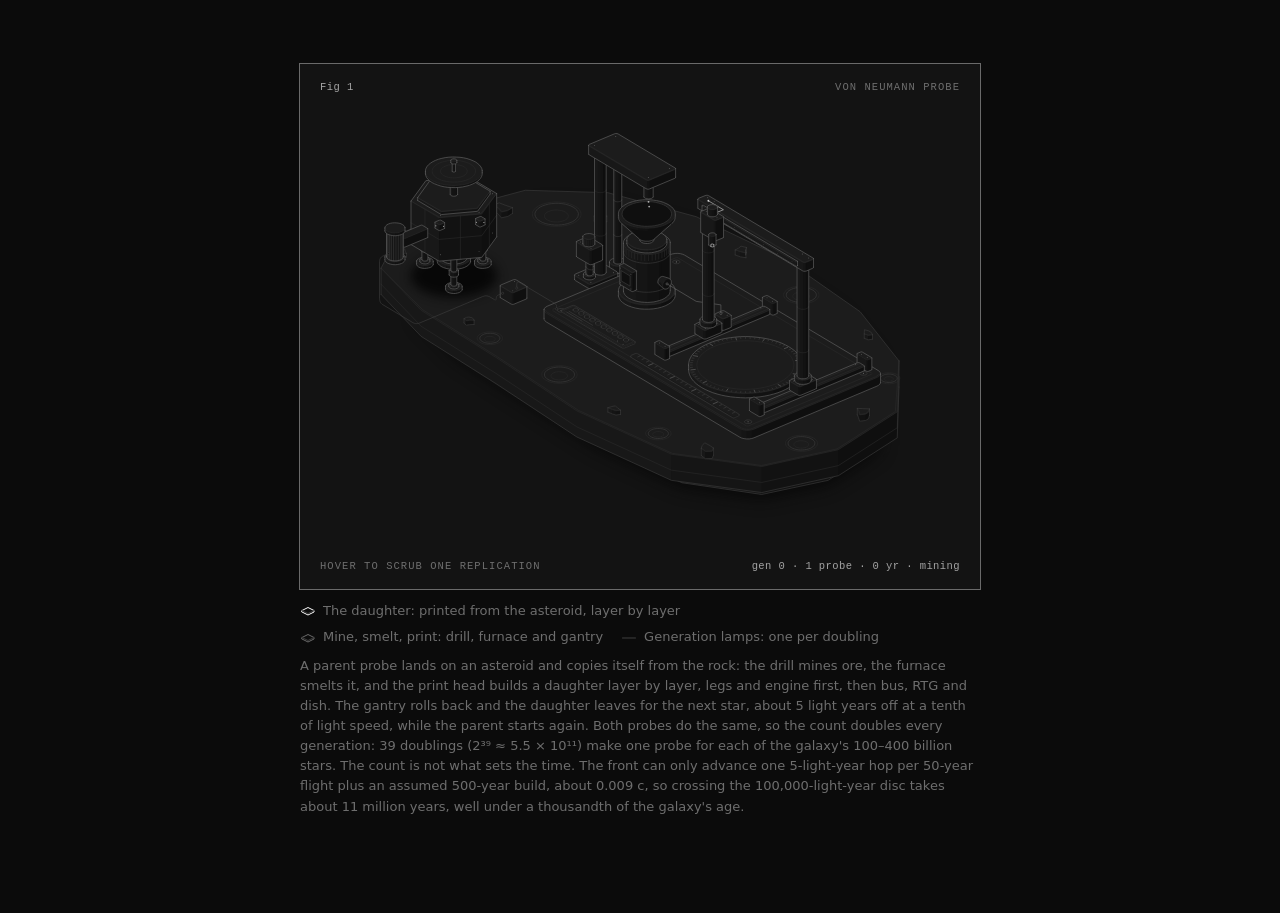
<file: von-neumann-probe/von-neumann-probe.html>
<!doctype html><html lang="en"><head><meta charset="utf-8"><meta name="viewport" content="width=device-width, initial-scale=1"><title>Von Neumann probe</title><style>
.iso{
  --anatomy-page:#0b0b0b;--anatomy-card:#131313;--anatomy-text:#a3a3a3;--anatomy-strong:#e6e6e6;--anatomy-muted:#6e6e6e;
  --anatomy-paper:#131313;--anatomy-face:#1b1b1b;--anatomy-top:#1c1c1c;
  --anatomy-shade-0:#0f0f0f;--anatomy-shade-1:#121212;--anatomy-shade-2:#151515;--anatomy-shade-3:#181818;
  --anatomy-lit-top:#262626;--anatomy-lit-shade:#1d1d1d;
  --anatomy-hi:#d4d4d4;--anatomy-mid:#6a6a6a;--anatomy-lo:#3e3e3e;--anatomy-faint:#2a2a2a;--anatomy-lit:#ffffff;
  --anatomy-halo:#050505;--anatomy-halo-opacity:.9;--anatomy-dot:#e6e6e6;
  --anatomy-red:#ff6b6b;--anatomy-green:#6be0a0;--anatomy-blue:#6b9bff;
  --anatomy-weight:.6px;--anatomy-ease:cubic-bezier(.32,.72,0,1);
  --anatomy-mono:ui-monospace,"SF Mono",Menlo,Consolas,monospace;
  --anatomy-lift:inset 0 1px 0 0 #ffffff0a,inset 0 0 0 1px #ffffff06,0 0 0 1px #00000026,0 1px 1px -.5px #00000014,0 3px 3px -1.5px #00000014,0 6px 6px -3px #00000014,0 12px 12px -6px #00000014;
}
.iso[data-theme="light"]{
  --anatomy-page:#f2f2ef;--anatomy-card:#fbfbfa;--anatomy-text:#57575a;--anatomy-strong:#18181a;--anatomy-muted:#8c8c90;
  --anatomy-paper:#fbfbfa;--anatomy-face:#ffffff;--anatomy-top:#ffffff;
  --anatomy-shade-0:#dcdcd9;--anatomy-shade-1:#e5e5e2;--anatomy-shade-2:#ededea;--anatomy-shade-3:#f4f4f1;
  --anatomy-lit-top:#ffffff;--anatomy-lit-shade:#eeeeeb;
  --anatomy-hi:#26262a;--anatomy-mid:#8a8a8f;--anatomy-lo:#b4b4b8;--anatomy-faint:#d4d4d6;--anatomy-lit:#000000;
  --anatomy-halo:#8a8a80;--anatomy-halo-opacity:.32;--anatomy-dot:#3a3a3e;
  --anatomy-red:#e5484d;--anatomy-green:#30a46c;--anatomy-blue:#3e63dd;
  --anatomy-lift:inset 0 1px 0 0 #ffffff,0 0 0 1px #0000000f,0 1px 1px -.5px #0000000a,0 3px 3px -1.5px #0000000a,0 6px 6px -3px #0000000a,0 12px 12px -6px #0000000a;
}
.iso-svg{display:block;width:100%;height:auto;overflow:visible}
.iso-svg path,.iso-svg circle{vector-effect:non-scaling-stroke}
.iso-fill{fill:var(--anatomy-paper);stroke:none}
.iso-solid[data-lit]>.iso-fill{fill:var(--anatomy-face)}
.iso-shade,.iso-top{stroke:none}
.iso-shade[data-shade="0"]{fill:var(--anatomy-shade-0)}
.iso-shade[data-shade="1"]{fill:var(--anatomy-shade-1)}
.iso-shade[data-shade="2"]{fill:var(--anatomy-shade-2)}
.iso-shade[data-shade="3"]{fill:var(--anatomy-shade-3)}
.iso-top{fill:var(--anatomy-top)}
.iso-solid[data-lit]>.iso-top{fill:var(--anatomy-lit-top)}
.iso-solid[data-lit]>.iso-shade{fill:var(--anatomy-lit-shade)}
.iso-solid[data-seamless]>.iso-shade,.iso-solid[data-seamless]>.iso-top{stroke-width:.4;stroke-linejoin:round}
.iso-solid[data-seamless]>.iso-shade[data-shade="0"]{stroke:var(--anatomy-shade-0)}
.iso-solid[data-seamless]>.iso-shade[data-shade="1"]{stroke:var(--anatomy-shade-1)}
.iso-solid[data-seamless]>.iso-shade[data-shade="2"]{stroke:var(--anatomy-shade-2)}
.iso-solid[data-seamless]>.iso-shade[data-shade="3"]{stroke:var(--anatomy-shade-3)}
.iso-solid[data-seamless]>.iso-top{stroke:var(--anatomy-top)}
.iso-solid[data-seamless][data-lit]>.iso-top{stroke:var(--anatomy-lit-top)}
.iso-solid[data-seamless][data-lit]>.iso-shade{stroke:var(--anatomy-lit-shade)}
.iso-solid[data-lit]>.iso-edge{stroke:var(--anatomy-lit)}
.iso-halo{fill:var(--anatomy-halo);stroke:none;filter:blur(9px);opacity:var(--anatomy-halo-opacity);transform:translateY(3px)}
.iso-line{fill:none;stroke:var(--anatomy-lo);stroke-width:var(--anatomy-weight);stroke-linecap:round;stroke-linejoin:round}
.iso-line[data-tone="hi"]{stroke:var(--anatomy-hi)}
.iso-line[data-tone="mid"]{stroke:var(--anatomy-mid)}
.iso-line[data-tone="lo"]{stroke:var(--anatomy-lo)}
.iso-line[data-tone="faint"]{stroke:var(--anatomy-faint)}
.iso-line[data-tone="lit"]{stroke:var(--anatomy-lit)}
.iso-line[data-tone="red"]{stroke:var(--anatomy-red)}
.iso-line[data-tone="green"]{stroke:var(--anatomy-green)}
.iso-line[data-tone="blue"]{stroke:var(--anatomy-blue)}
.iso-line[data-dotted]{stroke-dasharray:.01 3.5;stroke-width:1}
.iso-line[data-dashed]{stroke-dasharray:3 3}
.iso-line[data-flow]{stroke-dasharray:2 6}
.iso-wire-end{fill:var(--anatomy-paper);stroke:var(--anatomy-lo);stroke-width:var(--anatomy-weight)}
.iso-wire[data-tone="hi"] .iso-wire-end{stroke:var(--anatomy-hi)}
.iso-wire[data-tone="mid"] .iso-wire-end{stroke:var(--anatomy-mid)}
.iso-wire[data-tone="faint"] .iso-wire-end{stroke:var(--anatomy-faint)}
.iso-wire[data-tone="lit"] .iso-wire-end{stroke:var(--anatomy-lit)}
.iso-dots circle{fill:var(--anatomy-dot);stroke:none;opacity:.32}
.iso-dots[data-tone="hi"] circle{opacity:.85}
.iso-dots[data-tone="mid"] circle{opacity:.45}
.iso-dots[data-tone="lo"] circle{opacity:.22}
.iso-dots[data-tone="faint"] circle{opacity:.12}
.iso-face-text{fill:var(--anatomy-mid);font-family:var(--anatomy-mono);letter-spacing:.04em}
.iso-face-text[data-tone="hi"]{fill:var(--anatomy-hi)}
.iso-face-text[data-tone="lo"]{fill:var(--anatomy-lo)}
.iso-face-text[data-tone="faint"]{fill:var(--anatomy-faint)}
.tb-body{fill:var(--anatomy-shade-2);stroke:none}
.tb-shine{fill:var(--anatomy-top);stroke:none}
.tb-shade{fill:var(--anatomy-shade-0);stroke:none}
.tb-ring{fill:none;stroke:var(--anatomy-lo);stroke-width:.45;stroke-linecap:butt;stroke-linejoin:round}
.tb-ring[data-tone="mid"]{stroke:var(--anatomy-mid)}
.tb-ring[data-tone="faint"]{stroke:var(--anatomy-faint)}
.tb-ring[data-tone="hi"]{stroke:var(--anatomy-hi)}
@keyframes iso-flow{to{stroke-dashoffset:-32}}
@keyframes iso-pulse{0%,100%{opacity:.18}12%{opacity:1}40%{opacity:.18}}
.iso-line[data-flow]{animation:iso-flow 1600ms linear infinite}
.iso-dots circle[data-pulse]{animation:iso-pulse 1600ms steps(1,end) infinite;animation-delay:var(--pulse-at,0ms)}
.iso-figure{margin:32px 0 36px}
.iso-plate{position:relative;padding:52px 24px;border-radius:0;background:var(--anatomy-card);box-shadow:0 0 0 1px var(--anatomy-mid);--anatomy-paper:var(--anatomy-card)}
.iso-plate-corners{position:absolute;inset:18px 20px;pointer-events:none}
.iso-plate-corner{position:absolute;color:var(--anatomy-muted);font-family:var(--anatomy-mono);font-size:10.5px;line-height:1;letter-spacing:.04em;white-space:nowrap}
.iso-plate-corner[data-corner="fig"]{top:0;left:0;color:var(--anatomy-text)}
.iso-plate-corner[data-corner="title"]{top:0;right:0;text-transform:uppercase;letter-spacing:.1em}
.iso-plate-corner[data-corner="hint"]{bottom:0;left:0;text-transform:uppercase;letter-spacing:.1em}
.iso-plate-corner[data-corner="readout"]{right:0;bottom:0;color:var(--anatomy-text);font-variant-numeric:tabular-nums}
.iso-plate .iso-svg{margin:0 auto}
.iso-legend{display:grid;gap:8px;margin-top:12px;color:var(--anatomy-muted);font-size:13px;line-height:1.55}
.iso-keys{display:flex;flex-wrap:wrap;gap:6px 18px}
.iso-key{display:inline-flex;align-items:center;gap:7px}
.iso-swatch{width:16px;height:10px;flex:none;overflow:visible}
.iso-swatch path{fill:none;stroke:var(--anatomy-hi);stroke-width:1;vector-effect:non-scaling-stroke;stroke-linejoin:round;stroke-linecap:round}
.iso-swatch[data-mark="raised"] path,.iso-swatch[data-mark="flat"] path{stroke:var(--anatomy-mid)}
.iso-swatch[data-mark="lit"] path{stroke:var(--anatomy-lit)}
.iso-swatch[data-mark="dim"] path{stroke:var(--anatomy-lo)}
.iso-swatch[data-mark="dotted"] path{stroke-dasharray:.01 3;stroke-width:1.4}
.iso-swatch[data-mark="dashed"] path{stroke-dasharray:3 2.5}
.iso-swatch[data-mark="red"] path{stroke:var(--anatomy-red)}
.iso-swatch[data-mark="green"] path{stroke:var(--anatomy-green)}
.iso-swatch[data-mark="blue"] path{stroke:var(--anatomy-blue)}
.iso-swatch-crease{stroke:var(--anatomy-lo)!important}
@media (max-width:560px){.iso-plate{padding:48px 12px 70px}.iso-plate-corner[data-corner="hint"]{bottom:18px}}
@media (prefers-reduced-motion:reduce){.iso-line[data-flow],.iso-dots circle[data-pulse]{animation:none}}

*{box-sizing:border-box}
html{color-scheme:dark}
body[data-theme="light"]{color-scheme:light}
body{margin:0;background:var(--anatomy-page);color:var(--anatomy-text);font:14px/1.6 ui-sans-serif,system-ui,-apple-system,"Segoe UI",sans-serif;-webkit-font-smoothing:antialiased}
.iso-page{width:min(680px,100% - 32px);margin:64px auto 96px}
</style></head><body class="iso" data-theme="dark"><main class="iso-page"><style>.vn-stage{outline:none}
.vn-stage:focus-visible{box-shadow:0 0 0 1px var(--anatomy-mid)}
.vn-mouth{fill:var(--anatomy-shade-0);stroke:none}
.vn-window{fill:var(--anatomy-shade-0);stroke:none}
.vn-glow{fill:var(--vn-hot);stroke:none;opacity:0}
.iso{--vn-hot:#ffb46b;--vn-plume:#ffd8a8}
.iso[data-theme="light"]{--vn-hot:#e0661f;--vn-plume:#f08a3c}
.vn-lamp[data-on] .iso-top{fill:var(--anatomy-lit)}
.vn-lamp[data-on] .iso-edge{stroke:var(--anatomy-lit)}
.vn-plume{fill:var(--vn-plume);stroke:none;filter:blur(2px)}
.iso[data-theme="light"] .vn-plume{mix-blend-mode:multiply}
.vn-tip{fill:var(--vn-hot);stroke:none}
</style><figure class="iso-figure"><div class="iso-plate"><div class="iso-plate-corners" aria-hidden="true"><span class="iso-plate-corner" data-corner="fig">Fig 1</span><span class="iso-plate-corner" data-corner="title">Von Neumann probe</span><span class="iso-plate-corner" data-corner="hint">Hover to scrub one replication</span><span class="iso-plate-corner" data-corner="readout" data-readout>gen 0 · 1 probe · mining</span></div><div class="iso-stage vn-stage" tabindex="0" role="slider" aria-label="Von Neumann probe: arrow keys step through mining, smelting, printing and launch" aria-valuemin="0" aria-valuemax="100" aria-valuenow="0"><svg xmlns="http://www.w3.org/2000/svg" class="iso-svg" viewBox="0 0 600 400" role="img" aria-label="A self-replicating probe on an asteroid. The parent probe, a hexagonal bus on three legs with an engine bell, an RTG and a dish antenna, has deployed a small factory deck beside it. A drill mines the rock and lifts the ore along an arm into a hopper; a furnace smelts it and feeds a print head on a gantry, which builds a copy of the probe layer by layer on a build plate. When the copy is finished it lifts off and the generation lamps on the deck count one more doubling."><path class="iso-halo" d="M91.2 148.2L104.7 120.2L148.9 99.8L208.3 84.2L277.2 87L351.6 108L426.1 143.9L491.5 189.2L525.7 230.8L526.1 273.6L526.1 314.8L478.6 345.9L415.5 359.3L339.8 348.2L259.5 311L126.2 225.2L91.2 189.5Z"/><g class="iso-solid"><path class="iso-fill" d="M91.2 173L104.7 144.9L148.9 124.5L208.3 108.9L277.2 111.7L351.6 132.7L426.1 168.6L491.5 214L525.7 255.6L526.1 298.3L526.1 314.8L478.6 345.9L415.5 359.3L339.8 348.2L259.5 311L126.2 225.2L91.2 189.5Z"/><path class="iso-shade" data-shade="0" d="M526.1 314.8L478.6 345.9L478.6 329.4L526.1 298.3Z"/><path class="iso-shade" data-shade="1" d="M478.6 345.9L415.5 359.3L415.5 342.8L478.6 329.4Z"/><path class="iso-shade" data-shade="2" d="M415.5 359.3L339.8 348.2L339.8 331.7L415.5 342.8Z"/><path class="iso-shade" data-shade="3" d="M339.8 348.2L259.5 311L259.5 294.5L339.8 331.7ZM259.5 311L190.2 265.5L190.2 249L259.5 294.5ZM190.2 265.5L126.2 225.2L126.2 208.7L190.2 249ZM126.2 225.2L91.2 189.5L91.2 173L126.2 208.7Z"/><path class="iso-top" d="M148.9 124.5L208.3 108.9L277.2 111.7L351.6 132.7L426.1 168.6L491.5 214L525.7 255.6L526.1 298.3L478.6 329.4L415.5 342.8L339.8 331.7L259.5 294.5L190.2 249L126.2 208.7L91.2 173L104.7 144.9Z"/><path class="iso-line iso-crease" data-tone="faint" d="M526.1 298.3L478.6 329.4L415.5 342.8L339.8 331.7L259.5 294.5L190.2 249L126.2 208.7L91.2 173"/><path class="iso-line iso-edge" data-tone="lo" d="M91.2 173L104.7 144.9L148.9 124.5L208.3 108.9L277.2 111.7L351.6 132.7L426.1 168.6L491.5 214L525.7 255.6L526.1 298.3M526.1 314.8L478.6 345.9L415.5 359.3L339.8 348.2L259.5 311L190.2 265.5L126.2 225.2L91.2 189.5M526.1 298.3L526.1 314.8M91.2 173L91.2 189.5"/></g><g class="iso-solid"><path class="iso-fill" d="M54.1 144.5L71 112.6L122.5 88.9L191.1 70.5L269.5 72.8L353.4 95.6L436.7 135.3L509 185.8L545.9 232.5L545.9 257.3L544.2 305.6L488.3 341.5L415.6 357.5L329.8 345.9L240 304.7L92.2 209.2L54.1 169.3Z"/><path class="iso-shade" data-shade="0" d="M545.9 257.3L544.2 305.6L544.2 280.9L545.9 232.5ZM544.2 305.6L488.3 341.5L488.3 316.8L544.2 280.9Z"/><path class="iso-shade" data-shade="1" d="M488.3 341.5L415.6 357.5L415.6 332.8L488.3 316.8Z"/><path class="iso-shade" data-shade="2" d="M415.6 357.5L329.8 345.9L329.8 321.1L415.6 332.8Z"/><path class="iso-shade" data-shade="3" d="M329.8 345.9L240 304.7L240 280L329.8 321.1ZM240 304.7L163.3 254.1L163.3 229.3L240 280ZM163.3 254.1L92.2 209.2L92.2 184.5L163.3 229.3ZM92.2 209.2L54.1 169.3L54.1 144.5L92.2 184.5Z"/><path class="iso-top" d="M122.5 88.9L191.1 70.5L269.5 72.8L353.4 95.6L436.7 135.3L509 185.8L545.9 232.5L544.2 280.9L488.3 316.8L415.6 332.8L329.8 321.1L240 280L163.3 229.3L92.2 184.5L54.1 144.5L71 112.6Z"/><path class="iso-line iso-crease" data-tone="faint" d="M545.9 232.5L544.2 280.9L488.3 316.8L415.6 332.8L329.8 321.1L240 280L163.3 229.3L92.2 184.5L54.1 144.5"/><path class="iso-line iso-bevel" data-tone="faint" d="M545.9 232.5L542.4 280.6L487.1 316L415.5 331.8L330.7 320.3L241.5 279.4L164.8 228.7L93.8 184L54.1 144.5"/><path class="iso-line" data-tone="faint" d="M545.9 247.6L544.2 296L488.3 331.9L415.6 347.9L329.8 336.2L240 295.1L163.3 244.4L92.2 199.6L54.1 159.6"/><path class="iso-line iso-edge" data-tone="lo" d="M54.1 144.5L71 112.6L122.5 88.9L191.1 70.5L269.5 72.8L353.4 95.6L436.7 135.3L509 185.8L545.9 232.5M545.9 257.3L544.2 305.6L488.3 341.5L415.6 357.5L329.8 345.9L240 304.7L163.3 254.1L92.2 209.2L54.1 169.3M545.9 232.5L545.9 257.3M54.1 144.5L54.1 169.3"/></g><path class="iso-line" data-tone="faint" d="M235.8 102.1L232.8 103.1L229.6 104L226.1 104.5L222.5 104.8L218.9 104.8L215.3 104.5L211.8 103.9L208.6 103L205.7 102L203.1 100.7L201 99.2L199.4 97.6L198.3 95.8L197.8 94L197.8 92.2L198.4 90.4L199.5 88.7L201.2 87.1L203.4 85.6L206 84.3L208.9 83.3L212.2 82.5L215.7 81.9L219.3 81.6L222.9 81.7L226.5 82L229.9 82.5L233.2 83.4L236.1 84.5L238.6 85.8L240.8 87.2L242.4 88.9L243.5 90.6L244 92.4L244 94.2L243.4 96L242.2 97.7L240.5 99.4L238.4 100.8Z"/><path class="iso-line" data-tone="lo" d="M234.2 101.1L231.5 102.1L228.6 102.8L225.5 103.3L222.3 103.5L219.1 103.5L215.9 103.2L212.8 102.7L209.9 102L207.3 101L205.1 99.8L203.2 98.5L201.7 97.1L200.8 95.5L200.3 93.9L200.3 92.3L200.9 90.7L201.9 89.2L203.4 87.7L205.3 86.4L207.6 85.3L210.3 84.4L213.2 83.6L216.2 83.2L219.4 82.9L222.7 82.9L225.9 83.2L229 83.7L231.8 84.5L234.4 85.4L236.7 86.6L238.6 87.9L240 89.3L241 90.9L241.5 92.5L241.4 94.1L240.9 95.7L239.9 97.2L238.4 98.7L236.5 100Z"/><path class="iso-line" data-tone="faint" d="M227.9 99.3L226 99.9L224 100.4L221.8 100.6L219.6 100.6L217.4 100.4L215.3 100L213.5 99.4L211.9 98.6L210.6 97.7L209.8 96.7L209.3 95.6L209.3 94.5L209.7 93.4L210.5 92.3L211.7 91.4L213.3 90.6L215.1 90L217.2 89.5L219.3 89.3L221.6 89.3L223.8 89.5L225.8 89.9L227.7 90.5L229.3 91.3L230.5 92.2L231.4 93.2L231.9 94.3L231.9 95.4L231.5 96.5L230.7 97.6L229.4 98.5Z"/><path class="iso-line" data-tone="faint" d="M464 176.3L461.8 177.1L459.5 177.7L456.9 178.1L454.3 178.3L451.7 178.2L449.1 178L446.6 177.6L444.2 177L442.1 176.2L440.3 175.3L438.7 174.2L437.5 173L436.7 171.8L436.4 170.4L436.4 169.1L436.8 167.8L437.7 166.6L438.9 165.4L440.4 164.3L442.3 163.4L444.5 162.6L446.8 162.1L449.4 161.7L452 161.5L454.6 161.5L457.2 161.7L459.7 162.1L462.1 162.7L464.2 163.5L466 164.4L467.6 165.5L468.8 166.7L469.5 168L469.9 169.3L469.9 170.6L469.5 171.9L468.6 173.1L467.4 174.3L465.8 175.4Z"/><path class="iso-line" data-tone="lo" d="M462.3 175.3L460.5 176L458.5 176.5L456.4 176.8L454.1 177L451.9 177L449.7 176.8L447.6 176.4L445.6 175.9L443.8 175.3L442.2 174.5L440.9 173.5L439.9 172.5L439.2 171.5L438.9 170.4L438.9 169.2L439.3 168.1L440 167.1L441 166.1L442.4 165.2L444 164.4L445.8 163.7L447.8 163.2L449.9 162.9L452.2 162.7L454.4 162.7L456.6 162.9L458.7 163.3L460.7 163.8L462.5 164.5L464.1 165.3L465.4 166.2L466.4 167.2L467.1 168.3L467.4 169.4L467.4 170.5L467 171.6L466.3 172.7L465.3 173.6L463.9 174.5Z"/><path class="iso-line" data-tone="faint" d="M458 174.1L456.7 174.5L455.3 174.8L453.8 175L452.3 175L450.7 174.8L449.3 174.6L448 174.1L446.9 173.6L446 173L445.4 172.2L445.1 171.5L445.1 170.7L445.4 170L446 169.3L446.8 168.6L447.9 168.1L449.2 167.6L450.6 167.3L452.1 167.2L453.6 167.2L455.1 167.3L456.6 167.6L457.9 168L459 168.5L459.8 169.2L460.4 169.9L460.7 170.6L460.8 171.4L460.5 172.2L459.9 172.9L459.1 173.5Z"/><path class="iso-line" data-tone="faint" d="M463.1 316.6L461.1 317.3L459 317.8L456.7 318.2L454.4 318.3L452 318.3L449.6 318.1L447.3 317.7L445.2 317.2L443.3 316.5L441.6 315.6L440.2 314.7L439.2 313.6L438.4 312.4L438.1 311.3L438.1 310.1L438.5 308.9L439.3 307.8L440.4 306.7L441.8 305.7L443.5 304.9L445.4 304.2L447.6 303.7L449.9 303.3L452.2 303.1L454.6 303.1L457 303.3L459.2 303.7L461.4 304.3L463.3 305L465 305.8L466.4 306.8L467.4 307.9L468.1 309L468.5 310.2L468.5 311.4L468.1 312.6L467.3 313.7L466.2 314.8L464.8 315.7Z"/><path class="iso-line" data-tone="lo" d="M461.5 315.6L459.8 316.2L458 316.6L456.1 316.9L454.2 317.1L452.2 317.1L450.2 316.9L448.3 316.6L446.6 316.1L445 315.5L443.6 314.8L442.4 314L441.5 313.1L440.9 312.2L440.6 311.2L440.6 310.2L441 309.2L441.6 308.3L442.5 307.4L443.7 306.6L445.1 305.9L446.7 305.3L448.5 304.8L450.4 304.5L452.4 304.4L454.4 304.4L456.4 304.6L458.3 304.9L460 305.3L461.6 305.9L463 306.7L464.2 307.5L465.1 308.4L465.7 309.3L466 310.3L465.9 311.3L465.6 312.3L465 313.2L464.1 314.1L462.9 314.9Z"/><path class="iso-line" data-tone="faint" d="M457.6 314.5L456.5 314.9L455.2 315.1L453.9 315.3L452.5 315.3L451.1 315.2L449.9 314.9L448.7 314.5L447.8 314.1L447 313.5L446.4 312.9L446.2 312.2L446.1 311.5L446.4 310.8L446.9 310.2L447.7 309.6L448.6 309.1L449.7 308.7L451 308.5L452.3 308.3L453.7 308.3L455.1 308.5L456.3 308.7L457.5 309.1L458.5 309.6L459.2 310.1L459.8 310.8L460 311.4L460.1 312.1L459.8 312.8L459.3 313.4L458.6 314Z"/><path class="iso-line" data-tone="faint" d="M314.3 104.4L312.5 105L310.6 105.5L308.6 105.8L306.4 106L304.3 106L302.2 105.8L300.2 105.4L298.3 105L296.5 104.3L295 103.6L293.8 102.7L292.8 101.7L292.2 100.7L291.9 99.6L291.9 98.6L292.2 97.5L292.9 96.5L293.9 95.5L295.2 94.7L296.7 93.9L298.5 93.3L300.4 92.8L302.4 92.5L304.5 92.4L306.7 92.4L308.8 92.5L310.8 92.9L312.7 93.4L314.4 94L316 94.8L317.2 95.6L318.2 96.6L318.8 97.6L319.1 98.7L319.1 99.8L318.7 100.8L318.1 101.8L317.1 102.8L315.8 103.6Z"/><path class="iso-line" data-tone="lo" d="M312.6 103.4L311.2 103.9L309.7 104.3L308 104.6L306.3 104.7L304.5 104.7L302.8 104.6L301.1 104.3L299.6 103.9L298.2 103.4L297 102.7L296 102L295.2 101.2L294.7 100.4L294.4 99.6L294.4 98.7L294.7 97.8L295.3 97L296.1 96.2L297.1 95.5L298.3 94.9L299.8 94.4L301.3 94L303 93.7L304.7 93.6L306.5 93.6L308.2 93.8L309.8 94L311.4 94.5L312.8 95L314 95.6L315 96.3L315.8 97.1L316.3 97.9L316.6 98.8L316.6 99.6L316.3 100.5L315.7 101.3L314.9 102.1L313.9 102.8Z"/><path class="iso-line" data-tone="faint" d="M309.3 102.4L308.3 102.8L307.2 103L306 103.1L304.8 103.1L303.6 103L302.5 102.8L301.5 102.5L300.6 102.1L300 101.6L299.5 101L299.3 100.4L299.2 99.8L299.5 99.2L299.9 98.7L300.6 98.2L301.4 97.8L302.4 97.4L303.5 97.2L304.7 97.1L305.9 97.1L307 97.2L308.2 97.4L309.2 97.7L310 98.1L310.7 98.6L311.2 99.2L311.4 99.8L311.4 100.4L311.2 101L310.7 101.5L310.1 102Z"/><path class="iso-line" data-tone="faint" d="M234.4 251.9L232.2 252.7L229.9 253.3L227.3 253.7L224.7 253.9L222.1 253.8L219.5 253.6L217 253.2L214.6 252.6L212.5 251.8L210.7 250.9L209.1 249.8L207.9 248.6L207.1 247.4L206.8 246L206.8 244.7L207.2 243.4L208.1 242.2L209.3 241L210.8 239.9L212.7 239L214.9 238.2L217.2 237.7L219.8 237.3L222.4 237.1L225 237.1L227.6 237.3L230.1 237.7L232.5 238.3L234.6 239.1L236.4 240.1L238 241.1L239.1 242.3L239.9 243.6L240.3 244.9L240.3 246.2L239.9 247.5L239 248.8L237.8 249.9L236.2 251Z"/><path class="iso-line" data-tone="lo" d="M232.7 250.9L230.9 251.6L228.9 252.1L226.8 252.4L224.5 252.6L222.3 252.6L220.1 252.4L218 252L216 251.5L214.2 250.9L212.6 250.1L211.3 249.1L210.3 248.1L209.6 247.1L209.3 246L209.3 244.8L209.7 243.7L210.4 242.7L211.4 241.7L212.8 240.8L214.4 240L216.2 239.3L218.2 238.8L220.3 238.5L222.5 238.3L224.8 238.3L227 238.5L229.1 238.9L231.1 239.4L232.9 240.1L234.5 240.9L235.8 241.8L236.8 242.8L237.5 243.9L237.8 245L237.8 246.1L237.4 247.2L236.7 248.3L235.7 249.2L234.3 250.1Z"/><path class="iso-line" data-tone="faint" d="M228.4 249.7L227.1 250.1L225.7 250.4L224.2 250.6L222.6 250.6L221.1 250.4L219.7 250.2L218.4 249.7L217.3 249.2L216.4 248.6L215.8 247.9L215.5 247.1L215.5 246.3L215.8 245.6L216.4 244.9L217.2 244.2L218.3 243.7L219.6 243.2L221 242.9L222.5 242.8L224 242.8L225.5 242.9L227 243.2L228.3 243.6L229.4 244.1L230.2 244.8L230.8 245.5L231.1 246.2L231.2 247L230.9 247.8L230.3 248.5L229.5 249.1Z"/><path class="iso-line" data-tone="faint" d="M126.3 115.9L124.8 116.4L123.1 116.9L121.3 117.1L119.4 117.3L117.5 117.3L115.6 117.1L113.8 116.8L112.2 116.4L110.6 115.8L109.3 115.1L108.2 114.4L107.4 113.5L106.8 112.6L106.5 111.7L106.5 110.7L106.8 109.8L107.4 108.9L108.3 108.1L109.4 107.3L110.8 106.6L112.3 106.1L114 105.7L115.8 105.4L117.7 105.3L119.6 105.3L121.5 105.4L123.3 105.7L124.9 106.2L126.5 106.7L127.8 107.4L128.9 108.2L129.7 109L130.3 109.9L130.6 110.9L130.6 111.8L130.3 112.7L129.7 113.6L128.8 114.5L127.7 115.2Z"/><path class="iso-line" data-tone="lo" d="M124.7 114.9L123.5 115.4L122.1 115.7L120.7 115.9L119.2 116L117.7 116L116.3 115.9L114.8 115.7L113.5 115.3L112.3 114.9L111.3 114.3L110.4 113.7L109.7 113.1L109.3 112.3L109.1 111.6L109.1 110.9L109.3 110.1L109.8 109.4L110.5 108.7L111.4 108.1L112.4 107.6L113.6 107.2L115 106.9L116.4 106.6L117.9 106.5L119.4 106.5L120.9 106.6L122.3 106.9L123.6 107.2L124.8 107.7L125.9 108.2L126.7 108.8L127.4 109.5L127.8 110.2L128.1 110.9L128 111.7L127.8 112.4L127.3 113.1L126.6 113.8L125.7 114.4Z"/><path class="iso-line" data-tone="faint" d="M121.8 114.1L120.9 114.4L120 114.6L119 114.7L118 114.7L116.9 114.6L116 114.4L115.1 114.1L114.4 113.8L113.8 113.3L113.4 112.9L113.2 112.4L113.2 111.8L113.4 111.3L113.8 110.9L114.3 110.4L115 110.1L115.9 109.8L116.8 109.6L117.8 109.5L118.9 109.5L119.9 109.6L120.8 109.8L121.7 110L122.4 110.4L123 110.8L123.4 111.3L123.6 111.8L123.6 112.3L123.4 112.8L123.1 113.3L122.5 113.7Z"/><path class="iso-line" data-tone="faint" d="M325.2 306L323.6 306.6L322 307L320.1 307.3L318.3 307.4L316.4 307.4L314.5 307.3L312.7 307L311 306.5L309.5 306L308.2 305.3L307.1 304.5L306.2 303.7L305.7 302.8L305.4 301.8L305.4 300.9L305.7 299.9L306.3 299.1L307.2 298.2L308.3 297.5L309.7 296.8L311.2 296.2L312.9 295.8L314.7 295.5L316.6 295.4L318.5 295.4L320.4 295.6L322.1 295.9L323.8 296.3L325.4 296.9L326.7 297.5L327.8 298.3L328.6 299.1L329.2 300.1L329.5 301L329.5 301.9L329.1 302.9L328.5 303.8L327.7 304.6L326.5 305.4Z"/><path class="iso-line" data-tone="lo" d="M323.6 305.1L322.3 305.5L321 305.8L319.6 306L318.1 306.2L316.6 306.2L315.1 306L313.7 305.8L312.4 305.4L311.2 305L310.1 304.5L309.3 303.9L308.6 303.2L308.2 302.5L307.9 301.7L307.9 301L308.2 300.3L308.7 299.5L309.4 298.9L310.2 298.3L311.3 297.8L312.5 297.3L313.9 297L315.3 296.8L316.8 296.7L318.3 296.7L319.7 296.8L321.2 297L322.5 297.4L323.7 297.8L324.7 298.3L325.6 299L326.3 299.6L326.7 300.3L326.9 301.1L326.9 301.8L326.7 302.6L326.2 303.3L325.5 303.9L324.6 304.5Z"/><path class="iso-line" data-tone="faint" d="M320.7 304.2L319.8 304.5L318.9 304.7L317.9 304.8L316.8 304.8L315.8 304.7L314.9 304.5L314 304.3L313.3 303.9L312.7 303.5L312.3 303L312.1 302.5L312.1 302L312.3 301.5L312.6 301L313.2 300.6L313.9 300.2L314.8 299.9L315.7 299.7L316.7 299.6L317.8 299.6L318.8 299.7L319.7 299.9L320.6 300.2L321.3 300.5L321.9 301L322.3 301.4L322.5 301.9L322.5 302.4L322.3 302.9L321.9 303.4L321.4 303.9Z"/><path class="iso-line" data-tone="faint" d="M165.2 215.6L163.7 216.2L162 216.6L160.2 216.9L158.3 217L156.4 217L154.5 216.9L152.7 216.6L151.1 216.1L149.5 215.6L148.2 214.9L147.1 214.1L146.3 213.3L145.7 212.4L145.4 211.4L145.4 210.5L145.7 209.6L146.3 208.7L147.2 207.8L148.3 207.1L149.7 206.4L151.2 205.8L152.9 205.4L154.7 205.1L156.6 205L158.5 205L160.4 205.2L162.2 205.5L163.8 205.9L165.4 206.5L166.7 207.1L167.8 207.9L168.6 208.8L169.2 209.7L169.5 210.6L169.5 211.5L169.2 212.5L168.6 213.4L167.7 214.2L166.6 215Z"/><path class="iso-line" data-tone="lo" d="M163.6 214.7L162.4 215.1L161 215.4L159.6 215.7L158.1 215.8L156.6 215.8L155.1 215.6L153.7 215.4L152.4 215.1L151.2 214.6L150.2 214.1L149.3 213.5L148.6 212.8L148.2 212.1L147.9 211.3L148 210.6L148.2 209.9L148.7 209.2L149.4 208.5L150.3 207.9L151.3 207.4L152.5 206.9L153.9 206.6L155.3 206.4L156.8 206.3L158.3 206.3L159.8 206.4L161.2 206.6L162.5 207L163.7 207.4L164.7 208L165.6 208.6L166.3 209.2L166.7 209.9L167 210.7L166.9 211.4L166.7 212.2L166.2 212.9L165.5 213.5L164.6 214.1Z"/><path class="iso-line" data-tone="faint" d="M160.7 213.8L159.8 214.1L158.9 214.3L157.9 214.4L156.9 214.4L155.8 214.3L154.9 214.1L154 213.9L153.3 213.5L152.7 213.1L152.3 212.6L152.1 212.1L152.1 211.6L152.3 211.1L152.7 210.6L153.2 210.2L153.9 209.8L154.8 209.5L155.7 209.3L156.7 209.2L157.8 209.2L158.8 209.3L159.7 209.5L160.6 209.8L161.3 210.1L161.9 210.6L162.3 211L162.5 211.5L162.5 212.1L162.3 212.6L162 213L161.4 213.5Z"/><path class="iso-line" data-tone="faint" d="M543 253L541.6 253.5L540.1 253.9L538.6 254.1L536.9 254.2L535.3 254.2L533.7 254.1L532.1 253.8L530.7 253.4L529.3 253L528.2 252.4L527.2 251.7L526.5 251L526 250.2L525.8 249.4L525.8 248.5L526.1 247.7L526.6 247L527.3 246.2L528.3 245.6L529.5 245L530.8 244.5L532.3 244.1L533.9 243.9L535.5 243.8L537.1 243.8L538.8 243.9L540.3 244.2L541.8 244.6L543.1 245L544.2 245.6L545.2 246.3L545.9 247L546.4 247.8L546.7 248.6L546.7 249.5L546.4 250.3L545.9 251L545.1 251.8L544.1 252.4Z"/><path class="iso-line" data-tone="lo" d="M541.3 252L540.3 252.4L539.2 252.7L538 252.9L536.8 253L535.5 253L534.3 252.8L533.1 252.7L532 252.4L531 252L530.1 251.5L529.4 251L528.9 250.5L528.5 249.9L528.3 249.3L528.3 248.7L528.5 248L528.9 247.4L529.5 246.9L530.2 246.4L531.1 246L532.1 245.6L533.2 245.3L534.4 245.1L535.7 245L536.9 245L538.1 245.1L539.3 245.3L540.4 245.6L541.4 246L542.3 246.4L543 247L543.6 247.5L544 248.1L544.1 248.7L544.1 249.3L543.9 250L543.5 250.5L542.9 251.1L542.2 251.6Z"/><path class="iso-line" data-tone="faint" d="M538.9 251.3L538.2 251.6L537.4 251.8L536.6 251.8L535.7 251.8L534.9 251.8L534.1 251.6L533.4 251.4L532.8 251.1L532.3 250.7L531.9 250.3L531.8 249.9L531.8 249.5L531.9 249.1L532.2 248.7L532.7 248.3L533.3 248L534 247.8L534.8 247.6L535.6 247.5L536.5 247.5L537.3 247.6L538.1 247.7L538.8 248L539.4 248.3L539.9 248.6L540.3 249L540.4 249.4L540.4 249.9L540.3 250.3L540 250.7L539.5 251Z"/><g class="iso-dots" data-tone="lo"></g><g class="vn-scene"><g data-name="boulder0"><g class="iso-solid"><path class="iso-fill" d="M160.8 84.3L166.4 82.5L178.9 87L178.9 92.5L174.6 95.3L168.4 96.7L160.8 89.8Z"/><path class="iso-shade" data-shade="0" d="M178.9 92.5L174.6 95.3L174.6 89.8L178.9 87Z"/><path class="iso-shade" data-shade="1" d="M174.6 95.3L168.4 96.7L168.4 91.2L174.6 89.8Z"/><path class="iso-shade" data-shade="3" d="M168.4 96.7L165.1 93L165.1 87.5L168.4 91.2ZM165.1 93L160.8 89.8L160.8 84.3L165.1 87.5Z"/><path class="iso-top" d="M174.6 89.8L168.4 91.2L165.1 87.5L160.8 84.3L166.4 82.5L171.9 84.6L178.9 87Z"/><path class="iso-line iso-crease" data-tone="faint" d="M178.9 87L174.6 89.8L168.4 91.2L165.1 87.5L160.8 84.3"/><path class="iso-line iso-bevel" data-tone="faint" d="M178.9 87L174.1 89.5L168.7 90.8L165.8 87.3L160.8 84.3"/><path class="iso-line iso-edge" data-tone="lo" d="M160.8 84.3L166.4 82.5L171.9 84.6L178.9 87M178.9 92.5L174.6 95.3L168.4 96.7L165.1 93L160.8 89.8M160.8 84.3L160.8 89.8M178.9 87L178.9 92.5"/></g></g><g data-name="boulder6"><g class="iso-solid"><path class="iso-fill" d="M256.5 95L258.7 92.8L268.5 95L268.5 100L266.7 102.3L263.7 104.2L256.5 99.9Z"/><path class="iso-shade" data-shade="0" d="M266.7 102.3L263.7 104.2L263.7 99.3L266.7 97.3ZM268.5 100L266.7 102.3L266.7 97.3L268.5 95Z"/><path class="iso-shade" data-shade="3" d="M263.7 104.2L260 101.8L260 96.9L263.7 99.3ZM260 101.8L256.5 99.9L256.5 95L260 96.9Z"/><path class="iso-top" d="M266.7 97.3L263.7 99.3L260 96.9L256.5 95L258.7 92.8L263.3 94.1L268.5 95Z"/><path class="iso-line iso-crease" data-tone="faint" d="M268.5 95L266.7 97.3L263.7 99.3L260 96.9L256.5 95"/><path class="iso-line iso-bevel" data-tone="faint" d="M268.5 95L266 97.1L263.7 98.9L260.6 96.6L256.5 95"/><path class="iso-line iso-edge" data-tone="lo" d="M256.5 95L258.7 92.8L263.3 94.1L268.5 95M268.5 100L266.7 102.3L263.7 104.2L260 101.8L256.5 99.9M256.5 95L256.5 99.9M268.5 95L268.5 100"/></g></g><g data-name="boulder2"><g class="iso-solid"><path class="iso-fill" d="M390.4 127.2L395.9 123.6L401 124.8L401 129.5L400.6 134.6L395.3 133.7L390.4 131.9Z"/><path class="iso-shade" data-shade="0" d="M401 129.5L400.3 131.9L400.3 127.2L401 124.8Z"/><path class="iso-shade" data-shade="2" d="M400.6 134.6L395.3 133.7L395.3 129L400.6 129.9Z"/><path class="iso-shade" data-shade="3" d="M395.3 133.7L390.4 131.9L390.4 127.2L395.3 129Z"/><path class="iso-top" d="M390.4 127.2L393.6 125.4L395.9 123.6L401 124.8L400.3 127.2L400.6 129.9L395.3 129Z"/><path class="iso-line iso-crease" data-tone="faint" d="M401 124.8L400.3 127.2M400.6 129.9L395.3 129L390.4 127.2"/><path class="iso-line iso-bevel" data-tone="faint" d="M401 124.8L400.3 127.2M400.6 129.9L395.7 128.6L390.4 127.2"/><path class="iso-line iso-edge" data-tone="lo" d="M390.4 127.2L393.6 125.4L395.9 123.6L401 124.8M400.3 127.2L400.6 129.9M401 129.5L400.3 131.9M400.6 134.6L395.3 133.7L390.4 131.9M390.4 127.2L390.4 131.9M401 124.8L401 129.5M400.3 127.2L400.3 131.9M400.6 129.9L400.6 134.6"/></g></g><g data-name="boulder8"><g class="iso-solid"><path class="iso-fill" d="M69.9 129.6L71.3 127.6L72.6 126.1L76.7 126.2L78.3 130.4L78.3 133.9L74.3 134.2L69.9 133.1Z"/><path class="iso-shade" data-shade="1" d="M78.3 133.9L74.3 134.2L74.3 130.6L78.3 130.4Z"/><path class="iso-shade" data-shade="2" d="M74.3 134.2L69.9 133.1L69.9 129.6L74.3 130.6Z"/><path class="iso-top" d="M69.9 129.6L71.3 127.6L72.6 126.1L76.7 126.2L77.1 128.3L78.3 130.4L74.3 130.6Z"/><path class="iso-line iso-crease" data-tone="faint" d="M78.3 130.4L74.3 130.6L69.9 129.6"/><path class="iso-line iso-bevel" data-tone="faint" d="M78.3 130.4L74.5 130.2L69.9 129.6"/><path class="iso-line iso-edge" data-tone="lo" d="M69.9 129.6L71.3 127.6L72.6 126.1L76.7 126.2L77.1 128.3L78.3 130.4M78.3 133.9L74.3 134.2L69.9 133.1M69.9 129.6L69.9 133.1M78.3 130.4L78.3 133.9"/></g></g><g data-name="drill.scoop"><g class="iso-solid"><path class="iso-fill" d="M271 138.8L271.1 137.9L271.7 137L272.6 136.3L273.8 135.6L275.3 135.2L276.9 134.8L278.7 134.7L280.5 134.8L282.2 135.1L283.7 135.5L285 136.1L286 136.9L286.6 137.7L286.8 138.6L286.8 145.5L286.7 146.3L286.1 147.2L285.2 148L284 148.6L282.5 149.1L280.9 149.4L279.1 149.5L277.3 149.4L275.6 149.2L274.1 148.7L272.8 148.1L271.8 147.4L271.2 146.5L271 145.7Z"/><path class="iso-shade" data-shade="0" d="M284 148.6L282.5 149.1L282.5 142.2L284 141.7ZM286.8 145.5L286.7 146.3L286.7 139.5L286.8 138.6ZM286.7 146.3L286.1 147.2L286.1 140.3L286.7 139.5ZM286.1 147.2L285.2 148L285.2 141.1L286.1 140.3ZM285.2 148L284 148.6L284 141.7L285.2 141.1Z"/><path class="iso-shade" data-shade="1" d="M282.5 149.1L280.9 149.4L280.9 142.5L282.5 142.2ZM280.9 149.4L279.1 149.5L279.1 142.7L280.9 142.5Z"/><path class="iso-shade" data-shade="2" d="M279.1 149.5L277.3 149.4L277.3 142.6L279.1 142.7ZM277.3 149.4L275.6 149.2L275.6 142.3L277.3 142.6Z"/><path class="iso-shade" data-shade="3" d="M275.6 149.2L274.1 148.7L274.1 141.8L275.6 142.3ZM274.1 148.7L272.8 148.1L272.8 141.2L274.1 141.8ZM272.8 148.1L271.8 147.4L271.8 140.5L272.8 141.2ZM271.8 147.4L271.2 146.5L271.2 139.7L271.8 140.5ZM271.2 146.5L271 145.7L271 138.8L271.2 139.7Z"/><path class="iso-top" d="M284 141.7L282.5 142.2L280.9 142.5L279.1 142.7L277.3 142.6L275.6 142.3L274.1 141.8L272.8 141.2L271.8 140.5L271.2 139.7L271 138.8L271.1 137.9L271.7 137L272.6 136.3L273.8 135.6L275.3 135.2L276.9 134.8L278.7 134.7L280.5 134.8L282.2 135.1L283.7 135.5L285 136.1L286 136.9L286.6 137.7L286.8 138.6L286.7 139.5L286.1 140.3L285.2 141.1Z"/><path class="iso-line iso-crease" data-tone="faint" d="M286.8 138.6L286.7 139.5L286.1 140.3L285.2 141.1L284 141.7L282.5 142.2L280.9 142.5L279.1 142.7L277.3 142.6L275.6 142.3L274.1 141.8L272.8 141.2L271.8 140.5L271.2 139.7L271 138.8"/><path class="iso-line iso-bevel" data-tone="faint" d="M286.8 138.6L286.1 139.4L285.5 140.2L284.7 140.9L283.6 141.5L282.2 141.9L280.7 142.2L279.1 142.3L277.4 142.3L275.9 142L274.5 141.6L273.3 141L272.4 140.3L271.8 139.6L271 138.8"/><path class="iso-line iso-edge" data-tone="mid" d="M271 138.8L271.1 137.9L271.7 137L272.6 136.3L273.8 135.6L275.3 135.2L276.9 134.8L278.7 134.7L280.5 134.8L282.2 135.1L283.7 135.5L285 136.1L286 136.9L286.6 137.7L286.8 138.6M286.8 145.5L286.7 146.3L286.1 147.2L285.2 148L284 148.6L282.5 149.1L280.9 149.4L279.1 149.5L277.3 149.4L275.6 149.2L274.1 148.7L272.8 148.1L271.8 147.4L271.2 146.5L271 145.7M271 138.8L271 145.7M286.8 138.6L286.8 145.5"/></g></g><g data-name="drill.base"><g class="iso-solid"><path class="iso-fill" d="M237.9 151L238.2 150.4L239 149.9L261.5 140.4L262.6 140.1L263.8 140.1L265 140.3L266 140.6L278.2 147.9L278.8 148.5L278.9 149.1L278.9 153.2L278.6 153.8L277.8 154.3L255.3 163.7L254.2 164L253 164.1L251.8 163.9L250.8 163.5L238.6 156.2L238 155.7L237.9 155.1Z"/><path class="iso-shade" data-shade="0" d="M278.9 153.2L278.6 153.8L278.6 149.7L278.9 149.1ZM278.6 153.8L277.8 154.3L277.8 150.2L278.6 149.7ZM277.8 154.3L255.3 163.7L255.3 159.6L277.8 150.2Z"/><path class="iso-shade" data-shade="1" d="M255.3 163.7L254.2 164L254.2 159.9L255.3 159.6ZM254.2 164L253 164.1L253 160L254.2 159.9Z"/><path class="iso-shade" data-shade="2" d="M253 164.1L251.8 163.9L251.8 159.8L253 160Z"/><path class="iso-shade" data-shade="3" d="M251.8 163.9L250.8 163.5L250.8 159.4L251.8 159.8ZM250.8 163.5L238.6 156.2L238.6 152.1L250.8 159.4ZM238.6 156.2L238 155.7L238 151.6L238.6 152.1ZM238 155.7L237.9 155.1L237.9 151L238 151.6Z"/><path class="iso-top" d="M278.2 147.9L278.8 148.5L278.9 149.1L278.6 149.7L277.8 150.2L255.3 159.6L254.2 159.9L253 160L251.8 159.8L250.8 159.4L238.6 152.1L238 151.6L237.9 151L238.2 150.4L239 149.9L261.5 140.4L262.6 140.1L263.8 140.1L265 140.3L266 140.6Z"/><path class="iso-line iso-crease" data-tone="faint" d="M278.9 149.1L278.6 149.7L277.8 150.2L255.3 159.6L254.2 159.9L253 160L251.8 159.8L250.8 159.4L238.6 152.1L238 151.6L237.9 151"/><path class="iso-line iso-bevel" data-tone="faint" d="M278.9 149.1L277.9 149.5L277.2 149.9L254.9 159.3L254 159.5L253.1 159.6L252.2 159.5L251.4 159.1L239.2 151.9L238.8 151.5L237.9 151"/><path class="iso-line iso-edge" data-tone="mid" d="M237.9 151L238.2 150.4L239 149.9L261.5 140.4L262.6 140.1L263.8 140.1L265 140.3L266 140.6L278.2 147.9L278.8 148.5L278.9 149.1M278.9 153.2L278.6 153.8L277.8 154.3L255.3 163.7L254.2 164L253 164.1L251.8 163.9L250.8 163.5L238.6 156.2L238 155.7L237.9 155.1M278.9 149.1L278.9 153.2M237.9 151L237.9 155.1"/></g><g class="iso-dots" data-tone="mid"><circle cx="263.4" cy="142.1" r="0.45"/><circle cx="274.9" cy="148.9" r="0.45"/><circle cx="241.9" cy="151.1" r="0.45"/><circle cx="253.4" cy="158" r="0.45"/></g></g><g data-name="deck.anchor"><g class="iso-solid"><path class="iso-fill" d="M323.6 153.6L323.8 152.4L324.5 151.3L325.7 150.3L327.3 149.5L329.2 148.8L331.4 148.4L333.7 148.3L336 148.4L338.2 148.7L340.2 149.3L341.8 150.1L343.1 151.1L343.9 152.2L344.2 153.3L344.2 155.5L344 156.7L343.3 157.8L342.2 158.7L340.6 159.6L338.6 160.2L336.5 160.6L334.2 160.8L331.9 160.7L329.7 160.3L327.7 159.7L326 158.9L324.7 158L323.9 156.9L323.6 155.8Z"/><path class="iso-shade" data-shade="0" d="M340.6 159.6L338.6 160.2L338.6 158L340.6 157.4ZM344.2 155.5L344 156.7L344 154.5L344.2 153.3ZM344 156.7L343.3 157.8L343.3 155.6L344 154.5ZM343.3 157.8L342.2 158.7L342.2 156.5L343.3 155.6ZM342.2 158.7L340.6 159.6L340.6 157.4L342.2 156.5Z"/><path class="iso-shade" data-shade="1" d="M338.6 160.2L336.5 160.6L336.5 158.4L338.6 158ZM336.5 160.6L334.2 160.8L334.2 158.6L336.5 158.4Z"/><path class="iso-shade" data-shade="2" d="M334.2 160.8L331.9 160.7L331.9 158.5L334.2 158.6ZM331.9 160.7L329.7 160.3L329.7 158.1L331.9 158.5Z"/><path class="iso-shade" data-shade="3" d="M329.7 160.3L327.7 159.7L327.7 157.5L329.7 158.1ZM327.7 159.7L326 158.9L326 156.7L327.7 157.5ZM326 158.9L324.7 158L324.7 155.8L326 156.7ZM324.7 158L323.9 156.9L323.9 154.7L324.7 155.8ZM323.9 156.9L323.6 155.8L323.6 153.6L323.9 154.7Z"/><path class="iso-top" d="M340.6 157.4L338.6 158L336.5 158.4L334.2 158.6L331.9 158.5L329.7 158.1L327.7 157.5L326 156.7L324.7 155.8L323.9 154.7L323.6 153.6L323.8 152.4L324.5 151.3L325.7 150.3L327.3 149.5L329.2 148.8L331.4 148.4L333.7 148.3L336 148.4L338.2 148.7L340.2 149.3L341.8 150.1L343.1 151.1L343.9 152.2L344.2 153.3L344 154.5L343.3 155.6L342.2 156.5Z"/><path class="iso-line iso-crease" data-tone="faint" d="M344.2 153.3L344 154.5L343.3 155.6L342.2 156.5L340.6 157.4L338.6 158L336.5 158.4L334.2 158.6L331.9 158.5L329.7 158.1L327.7 157.5L326 156.7L324.7 155.8L323.9 154.7L323.6 153.6"/><path class="iso-line iso-edge" data-tone="lo" d="M323.6 153.6L323.8 152.4L324.5 151.3L325.7 150.3L327.3 149.5L329.2 148.8L331.4 148.4L333.7 148.3L336 148.4L338.2 148.7L340.2 149.3L341.8 150.1L343.1 151.1L343.9 152.2L344.2 153.3M344.2 155.5L344 156.7L343.3 157.8L342.2 158.7L340.6 159.6L338.6 160.2L336.5 160.6L334.2 160.8L331.9 160.7L329.7 160.3L327.7 159.7L326 158.9L324.7 158L323.9 156.9L323.6 155.8M323.6 153.6L323.6 155.8M344.2 153.3L344.2 155.5"/></g></g><g data-name="deck.foot"><g class="iso-solid"><path class="iso-fill" d="M326.9 150.2L327.1 149.4L327.6 148.7L328.4 148L329.4 147.5L330.7 147L332.2 146.7L333.8 146.6L335.3 146.7L336.8 146.9L338.1 147.3L339.3 147.9L340.1 148.5L340.7 149.3L340.9 150L340.9 153.3L340.8 154.1L340.3 154.9L339.5 155.5L338.4 156.1L337.1 156.5L335.7 156.8L334.1 156.9L332.5 156.9L331.1 156.6L329.7 156.2L328.6 155.7L327.7 155L327.2 154.3L326.9 153.5Z"/><path class="iso-shade" data-shade="0" d="M338.4 156.1L337.1 156.5L337.1 153.2L338.4 152.8ZM340.9 153.3L340.8 154.1L340.8 150.8L340.9 150ZM340.8 154.1L340.3 154.9L340.3 151.6L340.8 150.8ZM340.3 154.9L339.5 155.5L339.5 152.2L340.3 151.6ZM339.5 155.5L338.4 156.1L338.4 152.8L339.5 152.2Z"/><path class="iso-shade" data-shade="1" d="M337.1 156.5L335.7 156.8L335.7 153.5L337.1 153.2ZM335.7 156.8L334.1 156.9L334.1 153.6L335.7 153.5Z"/><path class="iso-shade" data-shade="2" d="M334.1 156.9L332.5 156.9L332.5 153.6L334.1 153.6ZM332.5 156.9L331.1 156.6L331.1 153.3L332.5 153.6Z"/><path class="iso-shade" data-shade="3" d="M331.1 156.6L329.7 156.2L329.7 152.9L331.1 153.3ZM329.7 156.2L328.6 155.7L328.6 152.4L329.7 152.9ZM328.6 155.7L327.7 155L327.7 151.7L328.6 152.4ZM327.7 155L327.2 154.3L327.2 151L327.7 151.7ZM327.2 154.3L326.9 153.5L326.9 150.2L327.2 151Z"/><path class="iso-top" d="M338.4 152.8L337.1 153.2L335.7 153.5L334.1 153.6L332.5 153.6L331.1 153.3L329.7 152.9L328.6 152.4L327.7 151.7L327.2 151L326.9 150.2L327.1 149.4L327.6 148.7L328.4 148L329.4 147.5L330.7 147L332.2 146.7L333.8 146.6L335.3 146.7L336.8 146.9L338.1 147.3L339.3 147.9L340.1 148.5L340.7 149.3L340.9 150L340.8 150.8L340.3 151.6L339.5 152.2Z"/><path class="iso-line iso-crease" data-tone="faint" d="M340.9 150L340.8 150.8L340.3 151.6L339.5 152.2L338.4 152.8L337.1 153.2L335.7 153.5L334.1 153.6L332.5 153.6L331.1 153.3L329.7 152.9L328.6 152.4L327.7 151.7L327.2 151L326.9 150.2"/><path class="iso-line iso-edge" data-tone="mid" d="M326.9 150.2L327.1 149.4L327.6 148.7L328.4 148L329.4 147.5L330.7 147L332.2 146.7L333.8 146.6L335.3 146.7L336.8 146.9L338.1 147.3L339.3 147.9L340.1 148.5L340.7 149.3L340.9 150M340.9 153.3L340.8 154.1L340.3 154.9L339.5 155.5L338.4 156.1L337.1 156.5L335.7 156.8L334.1 156.9L332.5 156.9L331.1 156.6L329.7 156.2L328.6 155.7L327.7 155L327.2 154.3L326.9 153.5M326.9 150.2L326.9 153.5M340.9 150L340.9 153.3"/></g></g><g data-name="drill.collar"><g class="iso-solid"><path class="iso-fill" d="M246.3 150.2L246.5 149.3L247.2 148.4L248.3 147.8L249.9 147.3L251.6 147.1L253.4 147.2L255 147.5L256.4 148.1L257.3 148.9L257.7 149.8L257.7 152.5L257.6 153.4L256.9 154.2L255.7 154.9L254.2 155.4L252.4 155.6L250.6 155.5L249 155.1L247.6 154.5L246.7 153.8L246.3 152.9Z"/><path class="iso-shade" data-shade="0" d="M255.7 154.9L254.2 155.4L254.2 152.6L255.7 152.1ZM257.7 152.5L257.6 153.4L257.6 150.7L257.7 149.8ZM257.6 153.4L256.9 154.2L256.9 151.5L257.6 150.7ZM256.9 154.2L255.7 154.9L255.7 152.1L256.9 151.5Z"/><path class="iso-shade" data-shade="1" d="M254.2 155.4L252.4 155.6L252.4 152.8L254.2 152.6Z"/><path class="iso-shade" data-shade="2" d="M252.4 155.6L250.6 155.5L250.6 152.7L252.4 152.8ZM250.6 155.5L249 155.1L249 152.4L250.6 152.7Z"/><path class="iso-shade" data-shade="3" d="M249 155.1L247.6 154.5L247.6 151.8L249 152.4ZM247.6 154.5L246.7 153.8L246.7 151L247.6 151.8ZM246.7 153.8L246.3 152.9L246.3 150.2L246.7 151Z"/><path class="iso-top" d="M255.7 152.1L254.2 152.6L252.4 152.8L250.6 152.7L249 152.4L247.6 151.8L246.7 151L246.3 150.2L246.5 149.3L247.2 148.4L248.3 147.8L249.9 147.3L251.6 147.1L253.4 147.2L255 147.5L256.4 148.1L257.3 148.9L257.7 149.8L257.6 150.7L256.9 151.5Z"/><path class="iso-line iso-crease" data-tone="faint" d="M257.7 149.8L257.6 150.7L256.9 151.5L255.7 152.1L254.2 152.6L252.4 152.8L250.6 152.7L249 152.4L247.6 151.8L246.7 151L246.3 150.2"/><path class="iso-line iso-bevel" data-tone="faint" d="M257.7 149.8L257.1 150.6L256.5 151.3L255.4 152L254 152.4L252.4 152.6L250.7 152.5L249.2 152.2L248 151.6L247.2 150.9L246.3 150.2"/><path class="iso-line iso-edge" data-tone="mid" d="M246.3 150.2L246.5 149.3L247.2 148.4L248.3 147.8L249.9 147.3L251.6 147.1L253.4 147.2L255 147.5L256.4 148.1L257.3 148.9L257.7 149.8M257.7 152.5L257.6 153.4L256.9 154.2L255.7 154.9L254.2 155.4L252.4 155.6L250.6 155.5L249 155.1L247.6 154.5L246.7 153.8L246.3 152.9M246.3 150.2L246.3 152.9M257.7 149.8L257.7 152.5"/></g></g><g data-name="parent"><path class="iso-halo" d="M82.2 146.7L83.7 142.8L86.7 139L91.1 135.6L96.7 132.7L103.4 130.4L110.9 128.8L118.8 128L126.9 128L134.8 128.7L142.3 130.2L149.1 132.4L154.9 135.3L159.5 138.6L162.6 142.3L164.3 146.3L164.4 150.3L164.4 150.5L162.9 154.4L159.9 158.2L155.5 161.6L149.8 164.5L143.1 166.8L135.7 168.4L127.8 169.2L119.7 169.2L111.7 168.5L104.2 167L97.4 164.8L91.7 161.9L87.1 158.6L83.9 154.9L82.2 150.9L82.2 146.9Z" style="filter:blur(5px)"/><g class="iso-solid"><path class="iso-fill" d="M142.9 137.6L143.3 136.6L144.3 135.7L145.7 134.9L147.4 134.4L149.4 134.1L151.5 134L153.5 134.2L155.3 134.7L156.9 135.4L158 136.3L158.6 137.3L158.7 138.3L158.7 141.1L158.2 142.1L157.3 143L155.9 143.8L154.1 144.3L152.2 144.6L150.1 144.7L148.1 144.5L146.2 144L144.7 143.3L143.6 142.4L143 141.4L142.9 140.4Z"/><path class="iso-shade" data-shade="0" d="M155.9 143.8L154.1 144.3L154.1 141.6L155.9 141ZM158.7 141.1L158.2 142.1L158.2 139.3L158.7 138.3ZM158.2 142.1L157.3 143L157.3 140.3L158.2 139.3ZM157.3 143L155.9 143.8L155.9 141L157.3 140.3Z"/><path class="iso-shade" data-shade="1" d="M154.1 144.3L152.2 144.6L152.2 141.9L154.1 141.6ZM152.2 144.6L150.1 144.7L150.1 141.9L152.2 141.9Z"/><path class="iso-shade" data-shade="2" d="M150.1 144.7L148.1 144.5L148.1 141.7L150.1 141.9ZM148.1 144.5L146.2 144L146.2 141.2L148.1 141.7Z"/><path class="iso-shade" data-shade="3" d="M146.2 144L144.7 143.3L144.7 140.5L146.2 141.2ZM144.7 143.3L143.6 142.4L143.6 139.7L144.7 140.5ZM143.6 142.4L143 141.4L143 138.7L143.6 139.7ZM143 141.4L142.9 140.4L142.9 137.6L143 138.7Z"/><path class="iso-top" d="M155.9 141L154.1 141.6L152.2 141.9L150.1 141.9L148.1 141.7L146.2 141.2L144.7 140.5L143.6 139.7L143 138.7L142.9 137.6L143.3 136.6L144.3 135.7L145.7 134.9L147.4 134.4L149.4 134.1L151.5 134L153.5 134.2L155.3 134.7L156.9 135.4L158 136.3L158.6 137.3L158.7 138.3L158.2 139.3L157.3 140.3Z"/><path class="iso-line iso-crease" data-tone="faint" d="M158.7 138.3L158.2 139.3L157.3 140.3L155.9 141L154.1 141.6L152.2 141.9L150.1 141.9L148.1 141.7L146.2 141.2L144.7 140.5L143.6 139.7L143 138.7L142.9 137.6"/><path class="iso-line iso-edge" data-tone="mid" d="M142.9 137.6L143.3 136.6L144.3 135.7L145.7 134.9L147.4 134.4L149.4 134.1L151.5 134L153.5 134.2L155.3 134.7L156.9 135.4L158 136.3L158.6 137.3L158.7 138.3M158.7 141.1L158.2 142.1L157.3 143L155.9 143.8L154.1 144.3L152.2 144.6L150.1 144.7L148.1 144.5L146.2 144L144.7 143.3L143.6 142.4L143 141.4L142.9 140.4M142.9 137.6L142.9 140.4M158.7 138.3L158.7 141.1"/></g><g class="iso-solid"><path class="iso-fill" d="M146 136.5L146.2 135.8L146.7 135.1L147.7 134.5L149 134.1L150.4 134L151.9 134L153.3 134.3L154.4 134.8L155.2 135.4L155.5 136.2L155.5 137.8L155.4 138.6L154.8 139.2L153.8 139.8L152.6 140.2L151.1 140.4L149.6 140.3L148.3 140L147.1 139.5L146.4 138.9L146 138.1Z"/><path class="iso-shade" data-shade="0" d="M153.8 139.8L152.6 140.2L152.6 138.5L153.8 138.2ZM155.5 137.8L155.4 138.6L155.4 136.9L155.5 136.2ZM155.4 138.6L154.8 139.2L154.8 137.6L155.4 136.9ZM154.8 139.2L153.8 139.8L153.8 138.2L154.8 137.6Z"/><path class="iso-shade" data-shade="1" d="M152.6 140.2L151.1 140.4L151.1 138.7L152.6 138.5Z"/><path class="iso-shade" data-shade="2" d="M151.1 140.4L149.6 140.3L149.6 138.6L151.1 138.7ZM149.6 140.3L148.3 140L148.3 138.3L149.6 138.6Z"/><path class="iso-shade" data-shade="3" d="M148.3 140L147.1 139.5L147.1 137.9L148.3 138.3ZM147.1 139.5L146.4 138.9L146.4 137.2L147.1 137.9ZM146.4 138.9L146 138.1L146 136.5L146.4 137.2Z"/><path class="iso-top" d="M153.8 138.2L152.6 138.5L151.1 138.7L149.6 138.6L148.3 138.3L147.1 137.9L146.4 137.2L146 136.5L146.2 135.8L146.7 135.1L147.7 134.5L149 134.1L150.4 134L151.9 134L153.3 134.3L154.4 134.8L155.2 135.4L155.5 136.2L155.4 136.9L154.8 137.6Z"/><path class="iso-line iso-crease" data-tone="faint" d="M155.5 136.2L155.4 136.9L154.8 137.6L153.8 138.2L152.6 138.5L151.1 138.7L149.6 138.6L148.3 138.3L147.1 137.9L146.4 137.2L146 136.5"/><path class="iso-line iso-edge" data-tone="mid" d="M146 136.5L146.2 135.8L146.7 135.1L147.7 134.5L149 134.1L150.4 134L151.9 134L153.3 134.3L154.4 134.8L155.2 135.4L155.5 136.2M155.5 137.8L155.4 138.6L154.8 139.2L153.8 139.8L152.6 140.2L151.1 140.4L149.6 140.3L148.3 140L147.1 139.5L146.4 138.9L146 138.1M146 136.5L146 138.1M155.5 136.2L155.5 137.8"/></g><g class="iso-solid"><path class="iso-fill" d="M147.9 126.9L148.2 126.3L148.9 125.9L149.9 125.6L151 125.6L152.1 125.7L153 126.1L153.5 126.5L153.6 127.1L153.6 136.5L153.3 137L152.6 137.4L151.6 137.7L150.5 137.8L149.5 137.6L148.6 137.2L148.1 136.8L147.9 136.2Z"/><path class="iso-shade" data-shade="0" d="M153.6 136.5L153.3 137L153.3 127.6L153.6 127.1ZM153.3 137L152.6 137.4L152.6 128.1L153.3 127.6Z"/><path class="iso-shade" data-shade="1" d="M152.6 137.4L151.6 137.7L151.6 128.3L152.6 128.1ZM151.6 137.7L150.5 137.8L150.5 128.4L151.6 128.3Z"/><path class="iso-shade" data-shade="2" d="M150.5 137.8L149.5 137.6L149.5 128.2L150.5 128.4Z"/><path class="iso-shade" data-shade="3" d="M149.5 137.6L148.6 137.2L148.6 127.9L149.5 128.2ZM148.6 137.2L148.1 136.8L148.1 127.4L148.6 127.9ZM148.1 136.8L147.9 136.2L147.9 126.9L148.1 127.4Z"/><path class="iso-top" d="M152.6 128.1L151.6 128.3L150.5 128.4L149.5 128.2L148.6 127.9L148.1 127.4L147.9 126.9L148.2 126.3L148.9 125.9L149.9 125.6L151 125.6L152.1 125.7L153 126.1L153.5 126.5L153.6 127.1L153.3 127.6Z"/><path class="iso-line iso-edge" data-tone="mid" d="M147.9 126.9L148.2 126.3L148.9 125.9L149.9 125.6L151 125.6L152.1 125.7L153 126.1L153.5 126.5L153.6 127.1M153.6 136.5L153.3 137L152.6 137.4L151.6 137.7L150.5 137.8L149.5 137.6L148.6 137.2L148.1 136.8L147.9 136.2M147.9 126.9L147.9 136.2M153.6 127.1L153.6 136.5"/></g><g class="iso-solid"><path class="iso-fill" d="M146.3 123L146.5 122.3L147 121.7L147.9 121.2L149.1 120.8L150.5 120.6L151.9 120.7L153.1 121L154.2 121.4L154.9 122L155.2 122.7L155.2 126.8L155.1 127.5L154.6 128.2L153.6 128.7L152.4 129L151.1 129.2L149.7 129.1L148.4 128.9L147.4 128.4L146.7 127.8L146.3 127.1Z"/><path class="iso-shade" data-shade="0" d="M153.6 128.7L152.4 129L152.4 124.9L153.6 124.6ZM155.2 126.8L155.1 127.5L155.1 123.4L155.2 122.7ZM155.1 127.5L154.6 128.2L154.6 124L155.1 123.4ZM154.6 128.2L153.6 128.7L153.6 124.6L154.6 124Z"/><path class="iso-shade" data-shade="1" d="M152.4 129L151.1 129.2L151.1 125.1L152.4 124.9Z"/><path class="iso-shade" data-shade="2" d="M151.1 129.2L149.7 129.1L149.7 125L151.1 125.1ZM149.7 129.1L148.4 128.9L148.4 124.7L149.7 125Z"/><path class="iso-shade" data-shade="3" d="M148.4 128.9L147.4 128.4L147.4 124.3L148.4 124.7ZM147.4 128.4L146.7 127.8L146.7 123.7L147.4 124.3ZM146.7 127.8L146.3 127.1L146.3 123L146.7 123.7Z"/><path class="iso-top" d="M153.6 124.6L152.4 124.9L151.1 125.1L149.7 125L148.4 124.7L147.4 124.3L146.7 123.7L146.3 123L146.5 122.3L147 121.7L147.9 121.2L149.1 120.8L150.5 120.6L151.9 120.7L153.1 121L154.2 121.4L154.9 122L155.2 122.7L155.1 123.4L154.6 124Z"/><path class="iso-line iso-crease" data-tone="faint" d="M155.2 122.7L155.1 123.4L154.6 124L153.6 124.6L152.4 124.9L151.1 125.1L149.7 125L148.4 124.7L147.4 124.3L146.7 123.7L146.3 123"/><path class="iso-line iso-edge" data-tone="mid" d="M146.3 123L146.5 122.3L147 121.7L147.9 121.2L149.1 120.8L150.5 120.6L151.9 120.7L153.1 121L154.2 121.4L154.9 122L155.2 122.7M155.2 126.8L155.1 127.5L154.6 128.2L153.6 128.7L152.4 129L151.1 129.2L149.7 129.1L148.4 128.9L147.4 128.4L146.7 127.8L146.3 127.1M146.3 123L146.3 127.1M155.2 122.7L155.2 126.8"/></g><g class="iso-solid"><path class="iso-fill" d="M147.9 110.4L148.2 109.8L148.9 109.4L149.9 109.1L151 109.1L152.1 109.2L153 109.6L153.5 110L153.6 110.6L153.6 123L153.3 123.5L152.6 123.9L151.6 124.2L150.5 124.3L149.5 124.1L148.6 123.8L148.1 123.3L147.9 122.7Z"/><path class="iso-shade" data-shade="0" d="M153.6 123L153.3 123.5L153.3 111.1L153.6 110.6ZM153.3 123.5L152.6 123.9L152.6 111.6L153.3 111.1Z"/><path class="iso-shade" data-shade="1" d="M152.6 123.9L151.6 124.2L151.6 111.8L152.6 111.6ZM151.6 124.2L150.5 124.3L150.5 111.9L151.6 111.8Z"/><path class="iso-shade" data-shade="2" d="M150.5 124.3L149.5 124.1L149.5 111.7L150.5 111.9Z"/><path class="iso-shade" data-shade="3" d="M149.5 124.1L148.6 123.8L148.6 111.4L149.5 111.7ZM148.6 123.8L148.1 123.3L148.1 110.9L148.6 111.4ZM148.1 123.3L147.9 122.7L147.9 110.4L148.1 110.9Z"/><path class="iso-top" d="M152.6 111.6L151.6 111.8L150.5 111.9L149.5 111.7L148.6 111.4L148.1 110.9L147.9 110.4L148.2 109.8L148.9 109.4L149.9 109.1L151 109.1L152.1 109.2L153 109.6L153.5 110L153.6 110.6L153.3 111.1Z"/><path class="iso-line iso-edge" data-tone="mid" d="M147.9 110.4L148.2 109.8L148.9 109.4L149.9 109.1L151 109.1L152.1 109.2L153 109.6L153.5 110L153.6 110.6M153.6 123L153.3 123.5L152.6 123.9L151.6 124.2L150.5 124.3L149.5 124.1L148.6 123.8L148.1 123.3L147.9 122.7M147.9 110.4L147.9 122.7M153.6 110.6L153.6 123"/></g><g class="iso-solid"><path class="iso-fill" d="M87.9 137.6L88.3 136.6L89.3 135.7L90.7 134.9L92.4 134.4L94.4 134.1L96.5 134L98.5 134.2L100.3 134.7L101.9 135.4L103 136.3L103.6 137.3L103.7 138.3L103.7 141.1L103.2 142.1L102.3 143L100.9 143.8L99.1 144.3L97.2 144.6L95.1 144.7L93.1 144.5L91.2 144L89.7 143.3L88.6 142.4L88 141.4L87.9 140.4Z"/><path class="iso-shade" data-shade="0" d="M100.9 143.8L99.1 144.3L99.1 141.6L100.9 141ZM103.7 141.1L103.2 142.1L103.2 139.3L103.7 138.3ZM103.2 142.1L102.3 143L102.3 140.3L103.2 139.3ZM102.3 143L100.9 143.8L100.9 141L102.3 140.3Z"/><path class="iso-shade" data-shade="1" d="M99.1 144.3L97.2 144.6L97.2 141.9L99.1 141.6ZM97.2 144.6L95.1 144.7L95.1 141.9L97.2 141.9Z"/><path class="iso-shade" data-shade="2" d="M95.1 144.7L93.1 144.5L93.1 141.7L95.1 141.9ZM93.1 144.5L91.2 144L91.2 141.2L93.1 141.7Z"/><path class="iso-shade" data-shade="3" d="M91.2 144L89.7 143.3L89.7 140.5L91.2 141.2ZM89.7 143.3L88.6 142.4L88.6 139.7L89.7 140.5ZM88.6 142.4L88 141.4L88 138.7L88.6 139.7ZM88 141.4L87.9 140.4L87.9 137.6L88 138.7Z"/><path class="iso-top" d="M100.9 141L99.1 141.6L97.2 141.9L95.1 141.9L93.1 141.7L91.2 141.2L89.7 140.5L88.6 139.7L88 138.7L87.9 137.6L88.3 136.6L89.3 135.7L90.7 134.9L92.4 134.4L94.4 134.1L96.5 134L98.5 134.2L100.3 134.7L101.9 135.4L103 136.3L103.6 137.3L103.7 138.3L103.2 139.3L102.3 140.3Z"/><path class="iso-line iso-crease" data-tone="faint" d="M103.7 138.3L103.2 139.3L102.3 140.3L100.9 141L99.1 141.6L97.2 141.9L95.1 141.9L93.1 141.7L91.2 141.2L89.7 140.5L88.6 139.7L88 138.7L87.9 137.6"/><path class="iso-line iso-edge" data-tone="mid" d="M87.9 137.6L88.3 136.6L89.3 135.7L90.7 134.9L92.4 134.4L94.4 134.1L96.5 134L98.5 134.2L100.3 134.7L101.9 135.4L103 136.3L103.6 137.3L103.7 138.3M103.7 141.1L103.2 142.1L102.3 143L100.9 143.8L99.1 144.3L97.2 144.6L95.1 144.7L93.1 144.5L91.2 144L89.7 143.3L88.6 142.4L88 141.4L87.9 140.4M87.9 137.6L87.9 140.4M103.7 138.3L103.7 141.1"/></g><g class="iso-solid"><path class="iso-fill" d="M91 136.5L91.2 135.8L91.7 135.1L92.7 134.5L94 134.1L95.4 134L96.9 134L98.3 134.3L99.4 134.8L100.2 135.4L100.5 136.2L100.5 137.8L100.4 138.6L99.8 139.2L98.8 139.8L97.6 140.2L96.1 140.4L94.6 140.3L93.3 140L92.1 139.5L91.4 138.9L91 138.1Z"/><path class="iso-shade" data-shade="0" d="M98.8 139.8L97.6 140.2L97.6 138.5L98.8 138.2ZM100.5 137.8L100.4 138.6L100.4 136.9L100.5 136.2ZM100.4 138.6L99.8 139.2L99.8 137.6L100.4 136.9ZM99.8 139.2L98.8 139.8L98.8 138.2L99.8 137.6Z"/><path class="iso-shade" data-shade="1" d="M97.6 140.2L96.1 140.4L96.1 138.7L97.6 138.5Z"/><path class="iso-shade" data-shade="2" d="M96.1 140.4L94.6 140.3L94.6 138.6L96.1 138.7ZM94.6 140.3L93.3 140L93.3 138.3L94.6 138.6Z"/><path class="iso-shade" data-shade="3" d="M93.3 140L92.1 139.5L92.1 137.9L93.3 138.3ZM92.1 139.5L91.4 138.9L91.4 137.2L92.1 137.9ZM91.4 138.9L91 138.1L91 136.5L91.4 137.2Z"/><path class="iso-top" d="M98.8 138.2L97.6 138.5L96.1 138.7L94.6 138.6L93.3 138.3L92.1 137.9L91.4 137.2L91 136.5L91.2 135.8L91.7 135.1L92.7 134.5L94 134.1L95.4 134L96.9 134L98.3 134.3L99.4 134.8L100.2 135.4L100.5 136.2L100.4 136.9L99.8 137.6Z"/><path class="iso-line iso-crease" data-tone="faint" d="M100.5 136.2L100.4 136.9L99.8 137.6L98.8 138.2L97.6 138.5L96.1 138.7L94.6 138.6L93.3 138.3L92.1 137.9L91.4 137.2L91 136.5"/><path class="iso-line iso-edge" data-tone="mid" d="M91 136.5L91.2 135.8L91.7 135.1L92.7 134.5L94 134.1L95.4 134L96.9 134L98.3 134.3L99.4 134.8L100.2 135.4L100.5 136.2M100.5 137.8L100.4 138.6L99.8 139.2L98.8 139.8L97.6 140.2L96.1 140.4L94.6 140.3L93.3 140L92.1 139.5L91.4 138.9L91 138.1M91 136.5L91 138.1M100.5 136.2L100.5 137.8"/></g><g class="iso-solid"><path class="iso-fill" d="M92.9 126.9L93.2 126.3L93.9 125.9L94.9 125.6L96 125.6L97.1 125.7L98 126.1L98.5 126.5L98.6 127.1L98.6 136.5L98.3 137L97.6 137.4L96.6 137.7L95.5 137.8L94.5 137.6L93.6 137.2L93.1 136.8L92.9 136.2Z"/><path class="iso-shade" data-shade="0" d="M98.6 136.5L98.3 137L98.3 127.6L98.6 127.1ZM98.3 137L97.6 137.4L97.6 128.1L98.3 127.6Z"/><path class="iso-shade" data-shade="1" d="M97.6 137.4L96.6 137.7L96.6 128.3L97.6 128.1ZM96.6 137.7L95.5 137.8L95.5 128.4L96.6 128.3Z"/><path class="iso-shade" data-shade="2" d="M95.5 137.8L94.5 137.6L94.5 128.2L95.5 128.4Z"/><path class="iso-shade" data-shade="3" d="M94.5 137.6L93.6 137.2L93.6 127.9L94.5 128.2ZM93.6 137.2L93.1 136.8L93.1 127.4L93.6 127.9ZM93.1 136.8L92.9 136.2L92.9 126.9L93.1 127.4Z"/><path class="iso-top" d="M97.6 128.1L96.6 128.3L95.5 128.4L94.5 128.2L93.6 127.9L93.1 127.4L92.9 126.9L93.2 126.3L93.9 125.9L94.9 125.6L96 125.6L97.1 125.7L98 126.1L98.5 126.5L98.6 127.1L98.3 127.6Z"/><path class="iso-line iso-edge" data-tone="mid" d="M92.9 126.9L93.2 126.3L93.9 125.9L94.9 125.6L96 125.6L97.1 125.7L98 126.1L98.5 126.5L98.6 127.1M98.6 136.5L98.3 137L97.6 137.4L96.6 137.7L95.5 137.8L94.5 137.6L93.6 137.2L93.1 136.8L92.9 136.2M92.9 126.9L92.9 136.2M98.6 127.1L98.6 136.5"/></g><g class="iso-solid"><path class="iso-fill" d="M91.3 123L91.5 122.3L92 121.7L92.9 121.2L94.1 120.8L95.5 120.6L96.9 120.7L98.1 121L99.2 121.4L99.9 122L100.2 122.7L100.2 126.8L100.1 127.5L99.6 128.2L98.6 128.7L97.4 129L96.1 129.2L94.7 129.1L93.4 128.9L92.4 128.4L91.7 127.8L91.3 127.1Z"/><path class="iso-shade" data-shade="0" d="M98.6 128.7L97.4 129L97.4 124.9L98.6 124.6ZM100.2 126.8L100.1 127.5L100.1 123.4L100.2 122.7ZM100.1 127.5L99.6 128.2L99.6 124L100.1 123.4ZM99.6 128.2L98.6 128.7L98.6 124.6L99.6 124Z"/><path class="iso-shade" data-shade="1" d="M97.4 129L96.1 129.2L96.1 125.1L97.4 124.9Z"/><path class="iso-shade" data-shade="2" d="M96.1 129.2L94.7 129.1L94.7 125L96.1 125.1ZM94.7 129.1L93.4 128.9L93.4 124.7L94.7 125Z"/><path class="iso-shade" data-shade="3" d="M93.4 128.9L92.4 128.4L92.4 124.3L93.4 124.7ZM92.4 128.4L91.7 127.8L91.7 123.7L92.4 124.3ZM91.7 127.8L91.3 127.1L91.3 123L91.7 123.7Z"/><path class="iso-top" d="M98.6 124.6L97.4 124.9L96.1 125.1L94.7 125L93.4 124.7L92.4 124.3L91.7 123.7L91.3 123L91.5 122.3L92 121.7L92.9 121.2L94.1 120.8L95.5 120.6L96.9 120.7L98.1 121L99.2 121.4L99.9 122L100.2 122.7L100.1 123.4L99.6 124Z"/><path class="iso-line iso-crease" data-tone="faint" d="M100.2 122.7L100.1 123.4L99.6 124L98.6 124.6L97.4 124.9L96.1 125.1L94.7 125L93.4 124.7L92.4 124.3L91.7 123.7L91.3 123"/><path class="iso-line iso-edge" data-tone="mid" d="M91.3 123L91.5 122.3L92 121.7L92.9 121.2L94.1 120.8L95.5 120.6L96.9 120.7L98.1 121L99.2 121.4L99.9 122L100.2 122.7M100.2 126.8L100.1 127.5L99.6 128.2L98.6 128.7L97.4 129L96.1 129.2L94.7 129.1L93.4 128.9L92.4 128.4L91.7 127.8L91.3 127.1M91.3 123L91.3 127.1M100.2 122.7L100.2 126.8"/></g><g class="iso-solid"><path class="iso-fill" d="M92.9 110.4L93.2 109.8L93.9 109.4L94.9 109.1L96 109.1L97.1 109.2L98 109.6L98.5 110L98.6 110.6L98.6 123L98.3 123.5L97.6 123.9L96.6 124.2L95.5 124.3L94.5 124.1L93.6 123.8L93.1 123.3L92.9 122.7Z"/><path class="iso-shade" data-shade="0" d="M98.6 123L98.3 123.5L98.3 111.1L98.6 110.6ZM98.3 123.5L97.6 123.9L97.6 111.6L98.3 111.1Z"/><path class="iso-shade" data-shade="1" d="M97.6 123.9L96.6 124.2L96.6 111.8L97.6 111.6ZM96.6 124.2L95.5 124.3L95.5 111.9L96.6 111.8Z"/><path class="iso-shade" data-shade="2" d="M95.5 124.3L94.5 124.1L94.5 111.7L95.5 111.9Z"/><path class="iso-shade" data-shade="3" d="M94.5 124.1L93.6 123.8L93.6 111.4L94.5 111.7ZM93.6 123.8L93.1 123.3L93.1 110.9L93.6 111.4ZM93.1 123.3L92.9 122.7L92.9 110.4L93.1 110.9Z"/><path class="iso-top" d="M97.6 111.6L96.6 111.8L95.5 111.9L94.5 111.7L93.6 111.4L93.1 110.9L92.9 110.4L93.2 109.8L93.9 109.4L94.9 109.1L96 109.1L97.1 109.2L98 109.6L98.5 110L98.6 110.6L98.3 111.1Z"/><path class="iso-line iso-edge" data-tone="mid" d="M92.9 110.4L93.2 109.8L93.9 109.4L94.9 109.1L96 109.1L97.1 109.2L98 109.6L98.5 110L98.6 110.6M98.6 123L98.3 123.5L97.6 123.9L96.6 124.2L95.5 124.3L94.5 124.1L93.6 123.8L93.1 123.3L92.9 122.7M92.9 110.4L92.9 122.7M98.6 110.6L98.6 123"/></g><g class="iso-solid"><path class="iso-fill" d="M107.5 133.5L108 132L109.2 130.6L110.9 129.3L113.1 128.1L115.6 127.3L118.5 126.7L121.6 126.3L124.7 126.3L127.7 126.6L130.6 127.2L133.2 128L135.4 129.1L137.2 130.4L138.4 131.8L139.1 133.4L139.1 134.9L139.1 138.4L138.5 139.9L137.4 141.3L135.7 142.6L133.5 143.7L130.9 144.6L128.1 145.2L125 145.6L121.9 145.6L118.8 145.3L115.9 144.7L113.3 143.9L111.1 142.8L109.4 141.5L108.1 140.1L107.5 138.5L107.5 137Z"/><path class="iso-shade" data-shade="0" d="M133.5 143.7L130.9 144.6L130.9 141.2L133.5 140.3ZM139.1 138.4L138.5 139.9L138.5 136.5L139.1 134.9ZM138.5 139.9L137.4 141.3L137.4 137.9L138.5 136.5ZM137.4 141.3L135.7 142.6L135.7 139.2L137.4 137.9ZM135.7 142.6L133.5 143.7L133.5 140.3L135.7 139.2Z"/><path class="iso-shade" data-shade="1" d="M130.9 144.6L128.1 145.2L128.1 141.8L130.9 141.2ZM128.1 145.2L125 145.6L125 142.1L128.1 141.8ZM125 145.6L121.9 145.6L121.9 142.1L125 142.1Z"/><path class="iso-shade" data-shade="2" d="M121.9 145.6L118.8 145.3L118.8 141.9L121.9 142.1ZM118.8 145.3L115.9 144.7L115.9 141.3L118.8 141.9Z"/><path class="iso-shade" data-shade="3" d="M115.9 144.7L113.3 143.9L113.3 140.4L115.9 141.3ZM113.3 143.9L111.1 142.8L111.1 139.3L113.3 140.4ZM111.1 142.8L109.4 141.5L109.4 138L111.1 139.3ZM109.4 141.5L108.1 140.1L108.1 136.6L109.4 138ZM108.1 140.1L107.5 138.5L107.5 135.1L108.1 136.6ZM107.5 138.5L107.5 137L107.5 133.5L107.5 135.1Z"/><path class="iso-top" d="M133.5 140.3L130.9 141.2L128.1 141.8L125 142.1L121.9 142.1L118.8 141.9L115.9 141.3L113.3 140.4L111.1 139.3L109.4 138L108.1 136.6L107.5 135.1L107.5 133.5L108 132L109.2 130.6L110.9 129.3L113.1 128.1L115.6 127.3L118.5 126.7L121.6 126.3L124.7 126.3L127.7 126.6L130.6 127.2L133.2 128L135.4 129.1L137.2 130.4L138.4 131.8L139.1 133.4L139.1 134.9L138.5 136.5L137.4 137.9L135.7 139.2Z"/><path class="iso-line iso-crease" data-tone="faint" d="M139.1 134.9L138.5 136.5L137.4 137.9L135.7 139.2L133.5 140.3L130.9 141.2L128.1 141.8L125 142.1L121.9 142.1L118.8 141.9L115.9 141.3L113.3 140.4L111.1 139.3L109.4 138L108.1 136.6L107.5 135.1L107.5 133.5"/><path class="iso-line iso-edge" data-tone="mid" d="M107.5 133.5L108 132L109.2 130.6L110.9 129.3L113.1 128.1L115.6 127.3L118.5 126.7L121.6 126.3L124.7 126.3L127.7 126.6L130.6 127.2L133.2 128L135.4 129.1L137.2 130.4L138.4 131.8L139.1 133.4L139.1 134.9M139.1 138.4L138.5 139.9L137.4 141.3L135.7 142.6L133.5 143.7L130.9 144.6L128.1 145.2L125 145.6L121.9 145.6L118.8 145.3L115.9 144.7L113.3 143.9L111.1 142.8L109.4 141.5L108.1 140.1L107.5 138.5L107.5 137M107.5 133.5L107.5 137M139.1 134.9L139.1 138.4"/></g><g class="iso-solid"><path class="iso-fill" d="M110.6 130.2L111.1 129L112 127.9L113.4 126.8L115.1 125.9L117.2 125.2L119.5 124.7L121.9 124.5L124.4 124.5L126.8 124.7L129.1 125.2L131.2 125.8L133 126.7L134.4 127.7L135.4 128.9L135.9 130.1L135.9 131.3L135.9 134.8L135.5 136L134.5 137.2L133.2 138.2L131.4 139.1L129.4 139.8L127.1 140.3L124.7 140.5L122.2 140.6L119.7 140.3L117.4 139.9L115.3 139.2L113.6 138.3L112.1 137.3L111.2 136.1L110.7 134.9L110.6 133.7Z"/><path class="iso-shade" data-shade="0" d="M131.4 139.1L129.4 139.8L129.4 136.4L131.4 135.7ZM135.9 134.8L135.5 136L135.5 132.6L135.9 131.3ZM135.5 136L134.5 137.2L134.5 133.7L135.5 132.6ZM134.5 137.2L133.2 138.2L133.2 134.8L134.5 133.7ZM133.2 138.2L131.4 139.1L131.4 135.7L133.2 134.8Z"/><path class="iso-shade" data-shade="1" d="M129.4 139.8L127.1 140.3L127.1 136.8L129.4 136.4ZM127.1 140.3L124.7 140.5L124.7 137.1L127.1 136.8ZM124.7 140.5L122.2 140.6L122.2 137.1L124.7 137.1Z"/><path class="iso-shade" data-shade="2" d="M122.2 140.6L119.7 140.3L119.7 136.9L122.2 137.1ZM119.7 140.3L117.4 139.9L117.4 136.4L119.7 136.9Z"/><path class="iso-shade" data-shade="3" d="M117.4 139.9L115.3 139.2L115.3 135.7L117.4 136.4ZM115.3 139.2L113.6 138.3L113.6 134.9L115.3 135.7ZM113.6 138.3L112.1 137.3L112.1 133.8L113.6 134.9ZM112.1 137.3L111.2 136.1L111.2 132.7L112.1 133.8ZM111.2 136.1L110.7 134.9L110.7 131.5L111.2 132.7ZM110.7 134.9L110.6 133.7L110.6 130.2L110.7 131.5Z"/><path class="iso-top" d="M131.4 135.7L129.4 136.4L127.1 136.8L124.7 137.1L122.2 137.1L119.7 136.9L117.4 136.4L115.3 135.7L113.6 134.9L112.1 133.8L111.2 132.7L110.7 131.5L110.6 130.2L111.1 129L112 127.9L113.4 126.8L115.1 125.9L117.2 125.2L119.5 124.7L121.9 124.5L124.4 124.5L126.8 124.7L129.1 125.2L131.2 125.8L133 126.7L134.4 127.7L135.4 128.9L135.9 130.1L135.9 131.3L135.5 132.6L134.5 133.7L133.2 134.8Z"/><path class="iso-line iso-crease" data-tone="faint" d="M135.9 131.3L135.5 132.6L134.5 133.7L133.2 134.8L131.4 135.7L129.4 136.4L127.1 136.8L124.7 137.1L122.2 137.1L119.7 136.9L117.4 136.4L115.3 135.7L113.6 134.9L112.1 133.8L111.2 132.7L110.7 131.5L110.6 130.2"/><path class="iso-line iso-edge" data-tone="mid" d="M110.6 130.2L111.1 129L112 127.9L113.4 126.8L115.1 125.9L117.2 125.2L119.5 124.7L121.9 124.5L124.4 124.5L126.8 124.7L129.1 125.2L131.2 125.8L133 126.7L134.4 127.7L135.4 128.9L135.9 130.1L135.9 131.3M135.9 134.8L135.5 136L134.5 137.2L133.2 138.2L131.4 139.1L129.4 139.8L127.1 140.3L124.7 140.5L122.2 140.6L119.7 140.3L117.4 139.9L115.3 139.2L113.6 138.3L112.1 137.3L111.2 136.1L110.7 134.9L110.6 133.7M110.6 130.2L110.6 133.7M135.9 131.3L135.9 134.8"/></g><g class="iso-solid"><path class="iso-fill" d="M113.8 126.3L114.1 125.3L114.8 124.5L115.9 123.7L117.2 123L118.7 122.5L120.4 122.1L122.2 121.9L124.1 121.9L125.9 122.1L127.7 122.4L129.2 123L130.6 123.6L131.6 124.4L132.4 125.2L132.8 126.1L132.8 127.1L132.8 131.2L132.4 132.1L131.7 133L130.7 133.8L129.4 134.4L127.9 135L126.1 135.3L124.3 135.5L122.5 135.5L120.6 135.4L118.9 135L117.3 134.5L116 133.9L114.9 133.1L114.2 132.2L113.8 131.3L113.8 130.4Z"/><path class="iso-shade" data-shade="0" d="M129.4 134.4L127.9 135L127.9 130.8L129.4 130.3ZM132.8 131.2L132.4 132.1L132.4 128L132.8 127.1ZM132.4 132.1L131.7 133L131.7 128.9L132.4 128ZM131.7 133L130.7 133.8L130.7 129.6L131.7 128.9ZM130.7 133.8L129.4 134.4L129.4 130.3L130.7 129.6Z"/><path class="iso-shade" data-shade="1" d="M127.9 135L126.1 135.3L126.1 131.2L127.9 130.8ZM126.1 135.3L124.3 135.5L124.3 131.4L126.1 131.2ZM124.3 135.5L122.5 135.5L122.5 131.4L124.3 131.4Z"/><path class="iso-shade" data-shade="2" d="M122.5 135.5L120.6 135.4L120.6 131.2L122.5 131.4ZM120.6 135.4L118.9 135L118.9 130.9L120.6 131.2Z"/><path class="iso-shade" data-shade="3" d="M118.9 135L117.3 134.5L117.3 130.4L118.9 130.9ZM117.3 134.5L116 133.9L116 129.7L117.3 130.4ZM116 133.9L114.9 133.1L114.9 129L116 129.7ZM114.9 133.1L114.2 132.2L114.2 128.1L114.9 129ZM114.2 132.2L113.8 131.3L113.8 127.2L114.2 128.1ZM113.8 131.3L113.8 130.4L113.8 126.3L113.8 127.2Z"/><path class="iso-top" d="M129.4 130.3L127.9 130.8L126.1 131.2L124.3 131.4L122.5 131.4L120.6 131.2L118.9 130.9L117.3 130.4L116 129.7L114.9 129L114.2 128.1L113.8 127.2L113.8 126.3L114.1 125.3L114.8 124.5L115.9 123.7L117.2 123L118.7 122.5L120.4 122.1L122.2 121.9L124.1 121.9L125.9 122.1L127.7 122.4L129.2 123L130.6 123.6L131.6 124.4L132.4 125.2L132.8 126.1L132.8 127.1L132.4 128L131.7 128.9L130.7 129.6Z"/><path class="iso-line iso-crease" data-tone="faint" d="M132.8 127.1L132.4 128L131.7 128.9L130.7 129.6L129.4 130.3L127.9 130.8L126.1 131.2L124.3 131.4L122.5 131.4L120.6 131.2L118.9 130.9L117.3 130.4L116 129.7L114.9 129L114.2 128.1L113.8 127.2L113.8 126.3"/><path class="iso-line iso-edge" data-tone="mid" d="M113.8 126.3L114.1 125.3L114.8 124.5L115.9 123.7L117.2 123L118.7 122.5L120.4 122.1L122.2 121.9L124.1 121.9L125.9 122.1L127.7 122.4L129.2 123L130.6 123.6L131.6 124.4L132.4 125.2L132.8 126.1L132.8 127.1M132.8 131.2L132.4 132.1L131.7 133L130.7 133.8L129.4 134.4L127.9 135L126.1 135.3L124.3 135.5L122.5 135.5L120.6 135.4L118.9 135L117.3 134.5L116 133.9L114.9 133.1L114.2 132.2L113.8 131.3L113.8 130.4M113.8 126.3L113.8 130.4M132.8 127.1L132.8 131.2"/></g><g class="iso-solid"><path class="iso-fill" d="M117 118.1L117.2 117.5L117.6 117L118.3 116.4L119.2 116L120.2 115.6L121.4 115.4L122.6 115.3L123.8 115.3L125.1 115.4L126.2 115.6L127.3 115.9L128.1 116.4L128.8 116.9L129.3 117.5L129.6 118.1L129.6 118.7L129.6 126.9L129.4 127.6L128.9 128.1L128.2 128.7L127.4 129.1L126.3 129.5L125.2 129.7L124 129.8L122.7 129.8L121.5 129.7L120.3 129.5L119.3 129.1L118.4 128.7L117.7 128.2L117.2 127.6L117 127L117 126.4Z"/><path class="iso-shade" data-shade="0" d="M127.4 129.1L126.3 129.5L126.3 121.2L127.4 120.9ZM129.6 126.9L129.4 127.6L129.4 119.3L129.6 118.7ZM129.4 127.6L128.9 128.1L128.9 119.9L129.4 119.3ZM128.9 128.1L128.2 128.7L128.2 120.4L128.9 119.9ZM128.2 128.7L127.4 129.1L127.4 120.9L128.2 120.4Z"/><path class="iso-shade" data-shade="1" d="M126.3 129.5L125.2 129.7L125.2 121.4L126.3 121.2ZM125.2 129.7L124 129.8L124 121.6L125.2 121.4ZM124 129.8L122.7 129.8L122.7 121.6L124 121.6Z"/><path class="iso-shade" data-shade="2" d="M122.7 129.8L121.5 129.7L121.5 121.5L122.7 121.6ZM121.5 129.7L120.3 129.5L120.3 121.2L121.5 121.5Z"/><path class="iso-shade" data-shade="3" d="M120.3 129.5L119.3 129.1L119.3 120.9L120.3 121.2ZM119.3 129.1L118.4 128.7L118.4 120.5L119.3 120.9ZM118.4 128.7L117.7 128.2L117.7 119.9L118.4 120.5ZM117.7 128.2L117.2 127.6L117.2 119.4L117.7 119.9ZM117.2 127.6L117 127L117 118.8L117.2 119.4ZM117 127L117 126.4L117 118.1L117 118.8Z"/><path class="iso-top" d="M127.4 120.9L126.3 121.2L125.2 121.4L124 121.6L122.7 121.6L121.5 121.5L120.3 121.2L119.3 120.9L118.4 120.5L117.7 119.9L117.2 119.4L117 118.8L117 118.1L117.2 117.5L117.6 117L118.3 116.4L119.2 116L120.2 115.6L121.4 115.4L122.6 115.3L123.8 115.3L125.1 115.4L126.2 115.6L127.3 115.9L128.1 116.4L128.8 116.9L129.3 117.5L129.6 118.1L129.6 118.7L129.4 119.3L128.9 119.9L128.2 120.4Z"/><path class="iso-line iso-crease" data-tone="faint" d="M129.6 118.7L129.4 119.3L128.9 119.9L128.2 120.4L127.4 120.9L126.3 121.2L125.2 121.4L124 121.6L122.7 121.6L121.5 121.5L120.3 121.2L119.3 120.9L118.4 120.5L117.7 119.9L117.2 119.4L117 118.8L117 118.1"/><path class="iso-line iso-edge" data-tone="mid" d="M117 118.1L117.2 117.5L117.6 117L118.3 116.4L119.2 116L120.2 115.6L121.4 115.4L122.6 115.3L123.8 115.3L125.1 115.4L126.2 115.6L127.3 115.9L128.1 116.4L128.8 116.9L129.3 117.5L129.6 118.1L129.6 118.7M129.6 126.9L129.4 127.6L128.9 128.1L128.2 128.7L127.4 129.1L126.3 129.5L125.2 129.7L124 129.8L122.7 129.8L121.5 129.7L120.3 129.5L119.3 129.1L118.4 128.7L117.7 128.2L117.2 127.6L117 127L117 126.4M117 118.1L117 126.4M129.6 118.7L129.6 126.9"/></g><g class="iso-solid"><path class="iso-fill" d="M115.4 161.4L115.8 160.4L116.8 159.5L118.2 158.8L119.9 158.2L121.9 157.9L124 157.8L126 158.1L127.8 158.5L129.4 159.2L130.5 160.1L131.1 161.1L131.2 162.1L131.2 164.9L130.7 165.9L129.8 166.8L128.4 167.6L126.6 168.1L124.7 168.5L122.6 168.5L120.6 168.3L118.7 167.8L117.2 167.1L116.1 166.2L115.5 165.2L115.4 164.2Z"/><path class="iso-shade" data-shade="0" d="M128.4 167.6L126.6 168.1L126.6 165.4L128.4 164.8ZM131.2 164.9L130.7 165.9L130.7 163.2L131.2 162.1ZM130.7 165.9L129.8 166.8L129.8 164.1L130.7 163.2ZM129.8 166.8L128.4 167.6L128.4 164.8L129.8 164.1Z"/><path class="iso-shade" data-shade="1" d="M126.6 168.1L124.7 168.5L124.7 165.7L126.6 165.4ZM124.7 168.5L122.6 168.5L122.6 165.7L124.7 165.7Z"/><path class="iso-shade" data-shade="2" d="M122.6 168.5L120.6 168.3L120.6 165.5L122.6 165.7ZM120.6 168.3L118.7 167.8L118.7 165L120.6 165.5Z"/><path class="iso-shade" data-shade="3" d="M118.7 167.8L117.2 167.1L117.2 164.3L118.7 165ZM117.2 167.1L116.1 166.2L116.1 163.5L117.2 164.3ZM116.1 166.2L115.5 165.2L115.5 162.5L116.1 163.5ZM115.5 165.2L115.4 164.2L115.4 161.4L115.5 162.5Z"/><path class="iso-top" d="M128.4 164.8L126.6 165.4L124.7 165.7L122.6 165.7L120.6 165.5L118.7 165L117.2 164.3L116.1 163.5L115.5 162.5L115.4 161.4L115.8 160.4L116.8 159.5L118.2 158.8L119.9 158.2L121.9 157.9L124 157.8L126 158.1L127.8 158.5L129.4 159.2L130.5 160.1L131.1 161.1L131.2 162.1L130.7 163.2L129.8 164.1Z"/><path class="iso-line iso-crease" data-tone="faint" d="M131.2 162.1L130.7 163.2L129.8 164.1L128.4 164.8L126.6 165.4L124.7 165.7L122.6 165.7L120.6 165.5L118.7 165L117.2 164.3L116.1 163.5L115.5 162.5L115.4 161.4"/><path class="iso-line iso-edge" data-tone="mid" d="M115.4 161.4L115.8 160.4L116.8 159.5L118.2 158.8L119.9 158.2L121.9 157.9L124 157.8L126 158.1L127.8 158.5L129.4 159.2L130.5 160.1L131.1 161.1L131.2 162.1M131.2 164.9L130.7 165.9L129.8 166.8L128.4 167.6L126.6 168.1L124.7 168.5L122.6 168.5L120.6 168.3L118.7 167.8L117.2 167.1L116.1 166.2L115.5 165.2L115.4 164.2M115.4 161.4L115.4 164.2M131.2 162.1L131.2 164.9"/></g><g class="iso-solid"><path class="iso-fill" d="M118.5 160.3L118.7 159.6L119.2 158.9L120.2 158.3L121.5 157.9L122.9 157.8L124.4 157.8L125.8 158.1L126.9 158.6L127.7 159.3L128 160L128 161.6L127.9 162.4L127.3 163.1L126.3 163.6L125.1 164L123.6 164.2L122.1 164.1L120.8 163.8L119.6 163.3L118.9 162.7L118.5 162Z"/><path class="iso-shade" data-shade="0" d="M126.3 163.6L125.1 164L125.1 162.4L126.3 162ZM128 161.6L127.9 162.4L127.9 160.7L128 160ZM127.9 162.4L127.3 163.1L127.3 161.4L127.9 160.7ZM127.3 163.1L126.3 163.6L126.3 162L127.3 161.4Z"/><path class="iso-shade" data-shade="1" d="M125.1 164L123.6 164.2L123.6 162.5L125.1 162.4Z"/><path class="iso-shade" data-shade="2" d="M123.6 164.2L122.1 164.1L122.1 162.5L123.6 162.5ZM122.1 164.1L120.8 163.8L120.8 162.2L122.1 162.5Z"/><path class="iso-shade" data-shade="3" d="M120.8 163.8L119.6 163.3L119.6 161.7L120.8 162.2ZM119.6 163.3L118.9 162.7L118.9 161L119.6 161.7ZM118.9 162.7L118.5 162L118.5 160.3L118.9 161Z"/><path class="iso-top" d="M126.3 162L125.1 162.4L123.6 162.5L122.1 162.5L120.8 162.2L119.6 161.7L118.9 161L118.5 160.3L118.7 159.6L119.2 158.9L120.2 158.3L121.5 157.9L122.9 157.8L124.4 157.8L125.8 158.1L126.9 158.6L127.7 159.3L128 160L127.9 160.7L127.3 161.4Z"/><path class="iso-line iso-crease" data-tone="faint" d="M128 160L127.9 160.7L127.3 161.4L126.3 162L125.1 162.4L123.6 162.5L122.1 162.5L120.8 162.2L119.6 161.7L118.9 161L118.5 160.3"/><path class="iso-line iso-edge" data-tone="mid" d="M118.5 160.3L118.7 159.6L119.2 158.9L120.2 158.3L121.5 157.9L122.9 157.8L124.4 157.8L125.8 158.1L126.9 158.6L127.7 159.3L128 160M128 161.6L127.9 162.4L127.3 163.1L126.3 163.6L125.1 164L123.6 164.2L122.1 164.1L120.8 163.8L119.6 163.3L118.9 162.7L118.5 162M118.5 160.3L118.5 162M128 160L128 161.6"/></g><g class="iso-solid"><path class="iso-fill" d="M120.4 150.7L120.7 150.1L121.4 149.7L122.4 149.4L123.5 149.4L124.6 149.5L125.5 149.9L126 150.4L126.1 150.9L126.1 160.3L125.8 160.8L125.1 161.2L124.1 161.5L123 161.6L122 161.4L121.1 161.1L120.6 160.6L120.4 160Z"/><path class="iso-shade" data-shade="0" d="M126.1 160.3L125.8 160.8L125.8 151.5L126.1 150.9ZM125.8 160.8L125.1 161.2L125.1 151.9L125.8 151.5Z"/><path class="iso-shade" data-shade="1" d="M125.1 161.2L124.1 161.5L124.1 152.2L125.1 151.9ZM124.1 161.5L123 161.6L123 152.2L124.1 152.2Z"/><path class="iso-shade" data-shade="2" d="M123 161.6L122 161.4L122 152.1L123 152.2Z"/><path class="iso-shade" data-shade="3" d="M122 161.4L121.1 161.1L121.1 151.7L122 152.1ZM121.1 161.1L120.6 160.6L120.6 151.2L121.1 151.7ZM120.6 160.6L120.4 160L120.4 150.7L120.6 151.2Z"/><path class="iso-top" d="M125.1 151.9L124.1 152.2L123 152.2L122 152.1L121.1 151.7L120.6 151.2L120.4 150.7L120.7 150.1L121.4 149.7L122.4 149.4L123.5 149.4L124.6 149.5L125.5 149.9L126 150.4L126.1 150.9L125.8 151.5Z"/><path class="iso-line iso-edge" data-tone="mid" d="M120.4 150.7L120.7 150.1L121.4 149.7L122.4 149.4L123.5 149.4L124.6 149.5L125.5 149.9L126 150.4L126.1 150.9M126.1 160.3L125.8 160.8L125.1 161.2L124.1 161.5L123 161.6L122 161.4L121.1 161.1L120.6 160.6L120.4 160M120.4 150.7L120.4 160M126.1 150.9L126.1 160.3"/></g><g class="iso-solid"><path class="iso-fill" d="M118.8 146.8L119 146.1L119.5 145.5L120.4 145L121.6 144.6L123 144.5L124.4 144.5L125.6 144.8L126.7 145.2L127.4 145.8L127.7 146.5L127.7 150.6L127.6 151.3L127.1 152L126.1 152.5L124.9 152.9L123.6 153L122.2 153L120.9 152.7L119.9 152.2L119.2 151.6L118.8 150.9Z"/><path class="iso-shade" data-shade="0" d="M126.1 152.5L124.9 152.9L124.9 148.7L126.1 148.4ZM127.7 150.6L127.6 151.3L127.6 147.2L127.7 146.5ZM127.6 151.3L127.1 152L127.1 147.8L127.6 147.2ZM127.1 152L126.1 152.5L126.1 148.4L127.1 147.8Z"/><path class="iso-shade" data-shade="1" d="M124.9 152.9L123.6 153L123.6 148.9L124.9 148.7Z"/><path class="iso-shade" data-shade="2" d="M123.6 153L122.2 153L122.2 148.8L123.6 148.9ZM122.2 153L120.9 152.7L120.9 148.6L122.2 148.8Z"/><path class="iso-shade" data-shade="3" d="M120.9 152.7L119.9 152.2L119.9 148.1L120.9 148.6ZM119.9 152.2L119.2 151.6L119.2 147.5L119.9 148.1ZM119.2 151.6L118.8 150.9L118.8 146.8L119.2 147.5Z"/><path class="iso-top" d="M126.1 148.4L124.9 148.7L123.6 148.9L122.2 148.8L120.9 148.6L119.9 148.1L119.2 147.5L118.8 146.8L119 146.1L119.5 145.5L120.4 145L121.6 144.6L123 144.5L124.4 144.5L125.6 144.8L126.7 145.2L127.4 145.8L127.7 146.5L127.6 147.2L127.1 147.8Z"/><path class="iso-line iso-crease" data-tone="faint" d="M127.7 146.5L127.6 147.2L127.1 147.8L126.1 148.4L124.9 148.7L123.6 148.9L122.2 148.8L120.9 148.6L119.9 148.1L119.2 147.5L118.8 146.8"/><path class="iso-line iso-edge" data-tone="mid" d="M118.8 146.8L119 146.1L119.5 145.5L120.4 145L121.6 144.6L123 144.5L124.4 144.5L125.6 144.8L126.7 145.2L127.4 145.8L127.7 146.5M127.7 150.6L127.6 151.3L127.1 152L126.1 152.5L124.9 152.9L123.6 153L122.2 153L120.9 152.7L119.9 152.2L119.2 151.6L118.8 150.9M118.8 146.8L118.8 150.9M127.7 146.5L127.7 150.6"/></g><g class="iso-solid"><path class="iso-fill" d="M120.4 134.2L120.7 133.6L121.4 133.2L122.4 132.9L123.5 132.9L124.6 133L125.5 133.4L126 133.9L126.1 134.4L126.1 146.8L125.8 147.3L125.1 147.8L124.1 148L123 148.1L122 147.9L121.1 147.6L120.6 147.1L120.4 146.5Z"/><path class="iso-shade" data-shade="0" d="M126.1 146.8L125.8 147.3L125.8 135L126.1 134.4ZM125.8 147.3L125.1 147.8L125.1 135.4L125.8 135Z"/><path class="iso-shade" data-shade="1" d="M125.1 147.8L124.1 148L124.1 135.7L125.1 135.4ZM124.1 148L123 148.1L123 135.7L124.1 135.7Z"/><path class="iso-shade" data-shade="2" d="M123 148.1L122 147.9L122 135.6L123 135.7Z"/><path class="iso-shade" data-shade="3" d="M122 147.9L121.1 147.6L121.1 135.2L122 135.6ZM121.1 147.6L120.6 147.1L120.6 134.7L121.1 135.2ZM120.6 147.1L120.4 146.5L120.4 134.2L120.6 134.7Z"/><path class="iso-top" d="M125.1 135.4L124.1 135.7L123 135.7L122 135.6L121.1 135.2L120.6 134.7L120.4 134.2L120.7 133.6L121.4 133.2L122.4 132.9L123.5 132.9L124.6 133L125.5 133.4L126 133.9L126.1 134.4L125.8 135Z"/><path class="iso-line iso-edge" data-tone="mid" d="M120.4 134.2L120.7 133.6L121.4 133.2L122.4 132.9L123.5 132.9L124.6 133L125.5 133.4L126 133.9L126.1 134.4M126.1 146.8L125.8 147.3L125.1 147.8L124.1 148L123 148.1L122 147.9L121.1 147.6L120.6 147.1L120.4 146.5M120.4 134.2L120.4 146.5M126.1 134.4L126.1 146.8"/></g><g class="iso-solid"><path class="iso-fill" d="M82.6 80.8L96.7 61.4L137.4 57.8L163.9 73.6L163.9 114.8L149.8 134.2L109.2 137.8L82.6 122Z"/><path class="iso-shade" data-shade="0" d="M163.9 114.8L149.8 134.2L149.8 93L163.9 73.6Z"/><path class="iso-shade" data-shade="1" d="M149.8 134.2L109.2 137.8L109.2 96.6L149.8 93Z"/><path class="iso-shade" data-shade="3" d="M109.2 137.8L82.6 122L82.6 80.8L109.2 96.6Z"/><path class="iso-top" d="M149.8 93L109.2 96.6L82.6 80.8L96.7 61.4L137.4 57.8L163.9 73.6Z"/><path class="iso-line iso-crease" data-tone="faint" d="M163.9 73.6L149.8 93L109.2 96.6L82.6 80.8"/><path class="iso-line iso-bevel" data-tone="faint" d="M163.9 73.6L149 92.5L109.6 96L82.6 80.8"/><path class="iso-line" data-tone="faint" d="M163.9 94.2L149.8 113.6L109.2 117.2L82.6 101.4"/><path class="iso-line" data-tone="faint" d="M129.5 136L129.5 94.8M95.9 129.9L95.9 88.7M156.9 124.5L156.9 83.3"/><path class="iso-line iso-edge" data-tone="mid" d="M82.6 80.8L96.7 61.4L137.4 57.8L163.9 73.6M163.9 114.8L149.8 134.2L109.2 137.8L82.6 122M82.6 80.8L82.6 122M163.9 73.6L163.9 114.8"/></g><g class="iso-dots" data-tone="mid"><circle cx="147.2" cy="128.5" r="0.45"/><circle cx="147.2" cy="91.4" r="0.45"/><circle cx="110.6" cy="131.7" r="0.45"/><circle cx="110.6" cy="94.6" r="0.45"/><circle cx="159.9" cy="111.1" r="0.45"/><circle cx="159.9" cy="73.9" r="0.45"/></g><g class="iso-solid"><path class="iso-fill" d="M143.9 97.4L144.2 97.1L148.1 95.5L148.8 95.4L149.4 95.5L152.7 97.5L152.9 97.8L152.9 103.3L152.6 103.6L148.7 105.3L148 105.4L147.3 105.2L144.1 103.3L143.9 102.9Z"/><path class="iso-shade" data-shade="0" d="M152.9 103.3L152.6 103.6L152.6 98.1L152.9 97.8ZM152.6 103.6L148.7 105.3L148.7 99.8L152.6 98.1Z"/><path class="iso-shade" data-shade="1" d="M148.7 105.3L148 105.4L148 99.9L148.7 99.8Z"/><path class="iso-shade" data-shade="2" d="M148 105.4L147.3 105.2L147.3 99.7L148 99.9Z"/><path class="iso-shade" data-shade="3" d="M147.3 105.2L144.1 103.3L144.1 97.8L147.3 99.7ZM144.1 103.3L143.9 102.9L143.9 97.4L144.1 97.8Z"/><path class="iso-top" d="M152.7 97.5L152.9 97.8L152.6 98.1L148.7 99.8L148 99.9L147.3 99.7L144.1 97.8L143.9 97.4L144.2 97.1L148.1 95.5L148.8 95.4L149.4 95.5Z"/><path class="iso-line iso-crease" data-tone="faint" d="M152.9 97.8L152.6 98.1L148.7 99.8L148 99.9L147.3 99.7L144.1 97.8L143.9 97.4"/><path class="iso-line iso-bevel" data-tone="faint" d="M152.9 97.8L152.2 98L148.5 99.6L148 99.7L147.6 99.5L144.5 97.7L143.9 97.4"/><path class="iso-line iso-edge" data-tone="mid" d="M143.9 97.4L144.2 97.1L148.1 95.5L148.8 95.4L149.4 95.5L152.7 97.5L152.9 97.8M152.9 103.3L152.6 103.6L148.7 105.3L148 105.4L147.3 105.2L144.1 103.3L143.9 102.9M152.9 97.8L152.9 103.3M143.9 97.4L143.9 102.9"/></g><g class="iso-dots" data-tone="hi"><circle cx="144.7" cy="100.9" r="0.5"/><circle cx="151.8" cy="101.2" r="0.5"/></g><g class="iso-solid"><path class="iso-fill" d="M105.4 100.8L105.7 100.5L109.6 98.9L110.3 98.8L111 98.9L114.2 100.9L114.5 101.2L114.5 106.7L114.1 107L110.2 108.7L109.5 108.8L108.9 108.6L105.6 106.7L105.4 106.3Z"/><path class="iso-shade" data-shade="0" d="M114.5 106.7L114.1 107L114.1 101.5L114.5 101.2ZM114.1 107L110.2 108.7L110.2 103.2L114.1 101.5Z"/><path class="iso-shade" data-shade="1" d="M110.2 108.7L109.5 108.8L109.5 103.3L110.2 103.2Z"/><path class="iso-shade" data-shade="2" d="M109.5 108.8L108.9 108.6L108.9 103.1L109.5 103.3Z"/><path class="iso-shade" data-shade="3" d="M108.9 108.6L105.6 106.7L105.6 101.2L108.9 103.1ZM105.6 106.7L105.4 106.3L105.4 100.8L105.6 101.2Z"/><path class="iso-top" d="M114.2 100.9L114.5 101.2L114.1 101.5L110.2 103.2L109.5 103.3L108.9 103.1L105.6 101.2L105.4 100.8L105.7 100.5L109.6 98.9L110.3 98.8L111 98.9Z"/><path class="iso-line iso-crease" data-tone="faint" d="M114.5 101.2L114.1 101.5L110.2 103.2L109.5 103.3L108.9 103.1L105.6 101.2L105.4 100.8"/><path class="iso-line iso-bevel" data-tone="faint" d="M114.5 101.2L113.7 101.4L110 103L109.6 103L109.2 102.9L106 101.1L105.4 100.8"/><path class="iso-line iso-edge" data-tone="mid" d="M105.4 100.8L105.7 100.5L109.6 98.9L110.3 98.8L111 98.9L114.2 100.9L114.5 101.2M114.5 106.7L114.1 107L110.2 108.7L109.5 108.8L108.9 108.6L105.6 106.7L105.4 106.3M114.5 101.2L114.5 106.7M105.4 100.8L105.4 106.3"/></g><g class="iso-dots" data-tone="hi"><circle cx="106.2" cy="104.3" r="0.5"/><circle cx="113.4" cy="104.6" r="0.5"/></g><g class="iso-solid"><path class="iso-fill" d="M70.4 112.9L70.7 112.6L92 103.7L92.7 103.6L93.3 103.7L98.2 106.7L98.5 107L98.5 115.3L98.1 115.6L76.8 124.5L76.1 124.6L75.5 124.5L70.6 121.5L70.4 121.2Z"/><path class="iso-shade" data-shade="0" d="M98.5 115.3L98.1 115.6L98.1 107.3L98.5 107ZM98.1 115.6L76.8 124.5L76.8 116.3L98.1 107.3Z"/><path class="iso-shade" data-shade="1" d="M76.8 124.5L76.1 124.6L76.1 116.4L76.8 116.3Z"/><path class="iso-shade" data-shade="2" d="M76.1 124.6L75.5 124.5L75.5 116.2L76.1 116.4Z"/><path class="iso-shade" data-shade="3" d="M75.5 124.5L70.6 121.5L70.6 113.3L75.5 116.2ZM70.6 121.5L70.4 121.2L70.4 112.9L70.6 113.3Z"/><path class="iso-top" d="M98.2 106.7L98.5 107L98.1 107.3L76.8 116.3L76.1 116.4L75.5 116.2L70.6 113.3L70.4 112.9L70.7 112.6L92 103.7L92.7 103.6L93.3 103.7Z"/><path class="iso-line iso-crease" data-tone="faint" d="M98.5 107L98.1 107.3L76.8 116.3L76.1 116.4L75.5 116.2L70.6 113.3L70.4 112.9"/><path class="iso-line iso-edge" data-tone="mid" d="M70.4 112.9L70.7 112.6L92 103.7L92.7 103.6L93.3 103.7L98.2 106.7L98.5 107M98.5 115.3L98.1 115.6L76.8 124.5L76.1 124.6L75.5 124.5L70.6 121.5L70.4 121.2M98.5 107L98.5 115.3M70.4 112.9L70.4 121.2"/></g><g class="iso-solid"><path class="iso-fill" d="M57.8 133.8L58 132.7L58.7 131.7L59.7 130.8L61.2 130L63 129.4L65 129L67.1 128.9L69.2 129L71.3 129.3L73.1 129.8L74.6 130.6L75.8 131.5L76.6 132.5L76.9 133.5L76.9 136.3L76.7 137.3L76 138.3L74.9 139.3L73.5 140L71.7 140.6L69.7 141L67.6 141.2L65.4 141.1L63.4 140.7L61.6 140.2L60 139.5L58.9 138.6L58.1 137.6L57.8 136.5Z"/><path class="iso-shade" data-shade="0" d="M73.5 140L71.7 140.6L71.7 137.9L73.5 137.3ZM76.9 136.3L76.7 137.3L76.7 134.6L76.9 133.5ZM76.7 137.3L76 138.3L76 135.6L76.7 134.6ZM76 138.3L74.9 139.3L74.9 136.5L76 135.6ZM74.9 139.3L73.5 140L73.5 137.3L74.9 136.5Z"/><path class="iso-shade" data-shade="1" d="M71.7 140.6L69.7 141L69.7 138.3L71.7 137.9ZM69.7 141L67.6 141.2L67.6 138.4L69.7 138.3Z"/><path class="iso-shade" data-shade="2" d="M67.6 141.2L65.4 141.1L65.4 138.3L67.6 138.4ZM65.4 141.1L63.4 140.7L63.4 138L65.4 138.3Z"/><path class="iso-shade" data-shade="3" d="M63.4 140.7L61.6 140.2L61.6 137.4L63.4 138ZM61.6 140.2L60 139.5L60 136.7L61.6 137.4ZM60 139.5L58.9 138.6L58.9 135.8L60 136.7ZM58.9 138.6L58.1 137.6L58.1 134.8L58.9 135.8ZM58.1 137.6L57.8 136.5L57.8 133.8L58.1 134.8Z"/><path class="iso-top" d="M73.5 137.3L71.7 137.9L69.7 138.3L67.6 138.4L65.4 138.3L63.4 138L61.6 137.4L60 136.7L58.9 135.8L58.1 134.8L57.8 133.8L58 132.7L58.7 131.7L59.7 130.8L61.2 130L63 129.4L65 129L67.1 128.9L69.2 129L71.3 129.3L73.1 129.8L74.6 130.6L75.8 131.5L76.6 132.5L76.9 133.5L76.7 134.6L76 135.6L74.9 136.5Z"/><path class="iso-line iso-crease" data-tone="faint" d="M76.9 133.5L76.7 134.6L76 135.6L74.9 136.5L73.5 137.3L71.7 137.9L69.7 138.3L67.6 138.4L65.4 138.3L63.4 138L61.6 137.4L60 136.7L58.9 135.8L58.1 134.8L57.8 133.8"/><path class="iso-line iso-edge" data-tone="mid" d="M57.8 133.8L58 132.7L58.7 131.7L59.7 130.8L61.2 130L63 129.4L65 129L67.1 128.9L69.2 129L71.3 129.3L73.1 129.8L74.6 130.6L75.8 131.5L76.6 132.5L76.9 133.5M76.9 136.3L76.7 137.3L76 138.3L74.9 139.3L73.5 140L71.7 140.6L69.7 141L67.6 141.2L65.4 141.1L63.4 140.7L61.6 140.2L60 139.5L58.9 138.6L58.1 137.6L57.8 136.5M57.8 133.8L57.8 136.5M76.9 133.5L76.9 136.3"/></g><g class="iso-solid"><path class="iso-fill" d="M59.4 109L59.6 108.1L60.1 107.3L61 106.5L62.2 105.9L63.7 105.4L65.4 105L67.1 104.9L68.9 105L70.6 105.3L72.1 105.7L73.4 106.3L74.4 107.1L75 107.9L75.3 108.8L75.3 133.5L75.1 134.4L74.6 135.3L73.7 136L72.4 136.7L71 137.2L69.3 137.5L67.5 137.6L65.8 137.5L64.1 137.3L62.5 136.8L61.3 136.2L60.3 135.5L59.6 134.6L59.4 133.7Z"/><path class="iso-shade" data-shade="0" d="M72.4 136.7L71 137.2L71 112.4L72.4 111.9ZM75.3 133.5L75.1 134.4L75.1 109.7L75.3 108.8ZM75.1 134.4L74.6 135.3L74.6 110.5L75.1 109.7ZM74.6 135.3L73.7 136L73.7 111.3L74.6 110.5ZM73.7 136L72.4 136.7L72.4 111.9L73.7 111.3Z"/><path class="iso-shade" data-shade="1" d="M71 137.2L69.3 137.5L69.3 112.7L71 112.4ZM69.3 137.5L67.5 137.6L67.5 112.9L69.3 112.7Z"/><path class="iso-shade" data-shade="2" d="M67.5 137.6L65.8 137.5L65.8 112.8L67.5 112.9ZM65.8 137.5L64.1 137.3L64.1 112.5L65.8 112.8Z"/><path class="iso-shade" data-shade="3" d="M64.1 137.3L62.5 136.8L62.5 112.1L64.1 112.5ZM62.5 136.8L61.3 136.2L61.3 111.4L62.5 112.1ZM61.3 136.2L60.3 135.5L60.3 110.7L61.3 111.4ZM60.3 135.5L59.6 134.6L59.6 109.9L60.3 110.7ZM59.6 134.6L59.4 133.7L59.4 109L59.6 109.9Z"/><path class="iso-top" d="M72.4 111.9L71 112.4L69.3 112.7L67.5 112.9L65.8 112.8L64.1 112.5L62.5 112.1L61.3 111.4L60.3 110.7L59.6 109.9L59.4 109L59.6 108.1L60.1 107.3L61 106.5L62.2 105.9L63.7 105.4L65.4 105L67.1 104.9L68.9 105L70.6 105.3L72.1 105.7L73.4 106.3L74.4 107.1L75 107.9L75.3 108.8L75.1 109.7L74.6 110.5L73.7 111.3Z"/><path class="iso-line" data-tone="lo" d="M72.4 136.7L72.4 111.9M70.5 137.3L70.5 112.5M68.3 137.6L68.3 112.8M66.1 137.6L66.1 112.8M63.9 137.2L63.9 112.5M62 136.6L62 111.8M60.6 135.7L60.6 111M59.7 134.7L59.7 109.9M74.9 134.8L74.9 110.1M73.9 135.8L73.9 111.1"/><path class="iso-line iso-edge" data-tone="mid" d="M59.4 109L59.6 108.1L60.1 107.3L61 106.5L62.2 105.9L63.7 105.4L65.4 105L67.1 104.9L68.9 105L70.6 105.3L72.1 105.7L73.4 106.3L74.4 107.1L75 107.9L75.3 108.8M75.3 133.5L75.1 134.4L74.6 135.3L73.7 136L72.4 136.7L71 137.2L69.3 137.5L67.5 137.6L65.8 137.5L64.1 137.3L62.5 136.8L61.3 136.2L60.3 135.5L59.6 134.6L59.4 133.7M59.4 109L59.4 133.7M75.3 108.8L75.3 133.5"/></g><g class="iso-solid"><path class="iso-fill" d="M57.8 106.3L58 105.2L58.7 104.2L59.7 103.3L61.2 102.5L63 101.9L65 101.5L67.1 101.4L69.2 101.5L71.3 101.8L73.1 102.3L74.6 103.1L75.8 104L76.6 105L76.9 106L76.9 108.8L76.7 109.8L76 110.9L74.9 111.8L73.5 112.5L71.7 113.1L69.7 113.5L67.6 113.7L65.4 113.6L63.4 113.2L61.6 112.7L60 112L58.9 111.1L58.1 110.1L57.8 109Z"/><path class="iso-shade" data-shade="0" d="M73.5 112.5L71.7 113.1L71.7 110.4L73.5 109.8ZM76.9 108.8L76.7 109.8L76.7 107.1L76.9 106ZM76.7 109.8L76 110.9L76 108.1L76.7 107.1ZM76 110.9L74.9 111.8L74.9 109L76 108.1ZM74.9 111.8L73.5 112.5L73.5 109.8L74.9 109Z"/><path class="iso-shade" data-shade="1" d="M71.7 113.1L69.7 113.5L69.7 110.8L71.7 110.4ZM69.7 113.5L67.6 113.7L67.6 110.9L69.7 110.8Z"/><path class="iso-shade" data-shade="2" d="M67.6 113.7L65.4 113.6L65.4 110.8L67.6 110.9ZM65.4 113.6L63.4 113.2L63.4 110.5L65.4 110.8Z"/><path class="iso-shade" data-shade="3" d="M63.4 113.2L61.6 112.7L61.6 109.9L63.4 110.5ZM61.6 112.7L60 112L60 109.2L61.6 109.9ZM60 112L58.9 111.1L58.9 108.3L60 109.2ZM58.9 111.1L58.1 110.1L58.1 107.3L58.9 108.3ZM58.1 110.1L57.8 109L57.8 106.3L58.1 107.3Z"/><path class="iso-top" d="M73.5 109.8L71.7 110.4L69.7 110.8L67.6 110.9L65.4 110.8L63.4 110.5L61.6 109.9L60 109.2L58.9 108.3L58.1 107.3L57.8 106.3L58 105.2L58.7 104.2L59.7 103.3L61.2 102.5L63 101.9L65 101.5L67.1 101.4L69.2 101.5L71.3 101.8L73.1 102.3L74.6 103.1L75.8 104L76.6 105L76.9 106L76.7 107.1L76 108.1L74.9 109Z"/><path class="iso-line iso-crease" data-tone="faint" d="M76.9 106L76.7 107.1L76 108.1L74.9 109L73.5 109.8L71.7 110.4L69.7 110.8L67.6 110.9L65.4 110.8L63.4 110.5L61.6 109.9L60 109.2L58.9 108.3L58.1 107.3L57.8 106.3"/><path class="iso-line iso-edge" data-tone="mid" d="M57.8 106.3L58 105.2L58.7 104.2L59.7 103.3L61.2 102.5L63 101.9L65 101.5L67.1 101.4L69.2 101.5L71.3 101.8L73.1 102.3L74.6 103.1L75.8 104L76.6 105L76.9 106M76.9 108.8L76.7 109.8L76 110.9L74.9 111.8L73.5 112.5L71.7 113.1L69.7 113.5L67.6 113.7L65.4 113.6L63.4 113.2L61.6 112.7L60 112L58.9 111.1L58.1 110.1L57.8 109M57.8 106.3L57.8 109M76.9 106L76.9 108.8"/></g><g class="iso-solid"><path class="iso-fill" d="M88.9 77.5L100.8 61L135.2 58L157.7 71.4L157.7 74.1L145.7 90.5L111.3 93.6L88.9 80.2Z"/><path class="iso-shade" data-shade="0" d="M157.7 74.1L145.7 90.5L145.7 87.8L157.7 71.4Z"/><path class="iso-shade" data-shade="1" d="M145.7 90.5L111.3 93.6L111.3 90.8L145.7 87.8Z"/><path class="iso-shade" data-shade="3" d="M111.3 93.6L88.9 80.2L88.9 77.5L111.3 90.8Z"/><path class="iso-top" d="M145.7 87.8L111.3 90.8L88.9 77.5L100.8 61L135.2 58L157.7 71.4Z"/><path class="iso-line iso-crease" data-tone="faint" d="M157.7 71.4L145.7 87.8L111.3 90.8L88.9 77.5"/><path class="iso-line iso-bevel" data-tone="faint" d="M157.7 71.4L145.2 87.5L111.6 90.5L88.9 77.5"/><path class="iso-line iso-edge" data-tone="mid" d="M88.9 77.5L100.8 61L135.2 58L157.7 71.4M157.7 74.1L145.7 90.5L111.3 93.6L88.9 80.2M88.9 77.5L88.9 80.2M157.7 71.4L157.7 74.1"/></g><g class="iso-solid"><path class="iso-fill" d="M119.8 60.5L120.2 59.9L121 59.3L122.2 59L123.6 58.9L124.9 59.1L126 59.5L126.6 60.1L126.8 60.8L126.8 74.6L126.4 75.2L125.5 75.8L124.3 76.1L123 76.2L121.7 76L120.6 75.5L119.9 74.9L119.8 74.3Z"/><path class="iso-shade" data-shade="0" d="M126.8 74.6L126.4 75.2L126.4 61.5L126.8 60.8ZM126.4 75.2L125.5 75.8L125.5 62L126.4 61.5Z"/><path class="iso-shade" data-shade="1" d="M125.5 75.8L124.3 76.1L124.3 62.3L125.5 62ZM124.3 76.1L123 76.2L123 62.4L124.3 62.3Z"/><path class="iso-shade" data-shade="2" d="M123 76.2L121.7 76L121.7 62.2L123 62.4Z"/><path class="iso-shade" data-shade="3" d="M121.7 76L120.6 75.5L120.6 61.8L121.7 62.2ZM120.6 75.5L119.9 74.9L119.9 61.2L120.6 61.8ZM119.9 74.9L119.8 74.3L119.8 60.5L119.9 61.2Z"/><path class="iso-top" d="M125.5 62L124.3 62.3L123 62.4L121.7 62.2L120.6 61.8L119.9 61.2L119.8 60.5L120.2 59.9L121 59.3L122.2 59L123.6 58.9L124.9 59.1L126 59.5L126.6 60.1L126.8 60.8L126.4 61.5Z"/><path class="iso-line iso-edge" data-tone="mid" d="M119.8 60.5L120.2 59.9L121 59.3L122.2 59L123.6 58.9L124.9 59.1L126 59.5L126.6 60.1L126.8 60.8M126.8 74.6L126.4 75.2L125.5 75.8L124.3 76.1L123 76.2L121.7 76L120.6 75.5L119.9 74.9L119.8 74.3M119.8 60.5L119.8 74.3M126.8 60.8L126.8 74.6"/></g><g class="iso-solid"><path class="iso-fill" d="M115.4 58.8L115.4 58.3L115.5 57.7L115.8 57.2L116.2 56.8L116.8 56.3L117.4 55.9L118.2 55.6L119 55.3L119.9 55L120.9 54.8L121.9 54.7L122.9 54.6L124 54.7L125 54.7L126 54.9L126.9 55.1L127.8 55.4L128.6 55.7L129.4 56.1L130 56.5L130.5 56.9L130.9 57.4L131.1 57.9L131.2 58.4L131.2 60.5L131.2 61L131 61.5L130.7 62L130.3 62.5L129.8 62.9L129.1 63.4L128.4 63.7L127.5 64L126.6 64.3L125.7 64.5L124.7 64.6L123.6 64.6L122.6 64.6L121.6 64.5L120.6 64.4L119.6 64.2L118.7 63.9L117.9 63.6L117.2 63.2L116.6 62.8L116.1 62.3L115.7 61.9L115.5 61.4L115.4 60.8Z"/><path class="iso-shade" data-shade="0" d="M128.4 63.7L127.5 64L127.5 62L128.4 61.6ZM131.2 60.5L131.2 61L131.2 59L131.2 58.4ZM131.2 61L131 61.5L131 59.5L131.2 59ZM131 61.5L130.7 62L130.7 60L131 59.5ZM130.7 62L130.3 62.5L130.3 60.4L130.7 60ZM130.3 62.5L129.8 62.9L129.8 60.9L130.3 60.4ZM129.8 62.9L129.1 63.4L129.1 61.3L129.8 60.9ZM129.1 63.4L128.4 63.7L128.4 61.6L129.1 61.3Z"/><path class="iso-shade" data-shade="1" d="M127.5 64L126.6 64.3L126.6 62.2L127.5 62ZM126.6 64.3L125.7 64.5L125.7 62.4L126.6 62.2ZM125.7 64.5L124.7 64.6L124.7 62.5L125.7 62.4ZM124.7 64.6L123.6 64.6L123.6 62.6L124.7 62.5Z"/><path class="iso-shade" data-shade="2" d="M123.6 64.6L122.6 64.6L122.6 62.6L123.6 62.6ZM122.6 64.6L121.6 64.5L121.6 62.5L122.6 62.6ZM121.6 64.5L120.6 64.4L120.6 62.3L121.6 62.5ZM120.6 64.4L119.6 64.2L119.6 62.1L120.6 62.3Z"/><path class="iso-shade" data-shade="3" d="M119.6 64.2L118.7 63.9L118.7 61.9L119.6 62.1ZM118.7 63.9L117.9 63.6L117.9 61.5L118.7 61.9ZM117.9 63.6L117.2 63.2L117.2 61.2L117.9 61.5ZM117.2 63.2L116.6 62.8L116.6 60.7L117.2 61.2ZM116.6 62.8L116.1 62.3L116.1 60.3L116.6 60.7ZM116.1 62.3L115.7 61.9L115.7 59.8L116.1 60.3ZM115.7 61.9L115.5 61.4L115.5 59.3L115.7 59.8ZM115.5 61.4L115.4 60.8L115.4 58.8L115.5 59.3Z"/><path class="iso-top" d="M128.4 61.6L127.5 62L126.6 62.2L125.7 62.4L124.7 62.5L123.6 62.6L122.6 62.6L121.6 62.5L120.6 62.3L119.6 62.1L118.7 61.9L117.9 61.5L117.2 61.2L116.6 60.7L116.1 60.3L115.7 59.8L115.5 59.3L115.4 58.8L115.4 58.3L115.5 57.7L115.8 57.2L116.2 56.8L116.8 56.3L117.4 55.9L118.2 55.6L119 55.3L119.9 55L120.9 54.8L121.9 54.7L122.9 54.6L124 54.7L125 54.7L126 54.9L126.9 55.1L127.8 55.4L128.6 55.7L129.4 56.1L130 56.5L130.5 56.9L130.9 57.4L131.1 57.9L131.2 58.4L131.2 59L131 59.5L130.7 60L130.3 60.4L129.8 60.9L129.1 61.3Z"/><path class="iso-line iso-crease" data-tone="faint" d="M131.2 58.4L131.2 59L131 59.5L130.7 60L130.3 60.4L129.8 60.9L129.1 61.3L128.4 61.6L127.5 62L126.6 62.2L125.7 62.4L124.7 62.5L123.6 62.6L122.6 62.6L121.6 62.5L120.6 62.3L119.6 62.1L118.7 61.9L117.9 61.5L117.2 61.2L116.6 60.7L116.1 60.3L115.7 59.8L115.5 59.3L115.4 58.8"/><path class="iso-line iso-edge" data-tone="mid" d="M115.4 58.8L115.4 58.3L115.5 57.7L115.8 57.2L116.2 56.8L116.8 56.3L117.4 55.9L118.2 55.6L119 55.3L119.9 55L120.9 54.8L121.9 54.7L122.9 54.6L124 54.7L125 54.7L126 54.9L126.9 55.1L127.8 55.4L128.6 55.7L129.4 56.1L130 56.5L130.5 56.9L130.9 57.4L131.1 57.9L131.2 58.4M131.2 60.5L131.2 61L131 61.5L130.7 62L130.3 62.5L129.8 62.9L129.1 63.4L128.4 63.7L127.5 64L126.6 64.3L125.7 64.5L124.7 64.6L123.6 64.6L122.6 64.6L121.6 64.5L120.6 64.4L119.6 64.2L118.7 63.9L117.9 63.6L117.2 63.2L116.6 62.8L116.1 62.3L115.7 61.9L115.5 61.4L115.4 60.8M115.4 58.8L115.4 60.8M131.2 58.4L131.2 60.5"/></g><g class="iso-solid"><path class="iso-fill" d="M107.4 56.9L107.5 55.9L107.8 54.8L108.4 53.8L109.2 52.9L110.3 52L111.6 51.2L113.1 50.5L114.8 49.8L116.6 49.3L118.5 49L120.5 48.7L122.6 48.6L124.7 48.6L126.7 48.8L128.7 49.1L130.6 49.5L132.4 50L134 50.7L135.4 51.4L136.7 52.3L137.7 53.2L138.4 54.2L138.9 55.2L139.1 56.2L139.1 58.3L139.1 59.3L138.8 60.3L138.2 61.3L137.4 62.3L136.3 63.2L135 64L133.5 64.7L131.8 65.3L130 65.8L128.1 66.2L126 66.4L124 66.5L121.9 66.5L119.8 66.4L117.9 66.1L115.9 65.6L114.2 65.1L112.6 64.5L111.1 63.7L109.9 62.9L108.9 62L108.1 61L107.6 60L107.4 59Z"/><path class="iso-shade" data-shade="0" d="M133.5 64.7L131.8 65.3L131.8 63.2L133.5 62.6ZM139.1 58.3L139.1 59.3L139.1 57.2L139.1 56.2ZM139.1 59.3L138.8 60.3L138.8 58.3L139.1 57.2ZM138.8 60.3L138.2 61.3L138.2 59.3L138.8 58.3ZM138.2 61.3L137.4 62.3L137.4 60.2L138.2 59.3ZM137.4 62.3L136.3 63.2L136.3 61.1L137.4 60.2ZM136.3 63.2L135 64L135 61.9L136.3 61.1ZM135 64L133.5 64.7L133.5 62.6L135 61.9Z"/><path class="iso-shade" data-shade="1" d="M131.8 65.3L130 65.8L130 63.7L131.8 63.2ZM130 65.8L128.1 66.2L128.1 64.1L130 63.7ZM128.1 66.2L126 66.4L126 64.4L128.1 64.1ZM126 66.4L124 66.5L124 64.5L126 64.4Z"/><path class="iso-shade" data-shade="2" d="M124 66.5L121.9 66.5L121.9 64.5L124 64.5ZM121.9 66.5L119.8 66.4L119.8 64.3L121.9 64.5ZM119.8 66.4L117.9 66.1L117.9 64L119.8 64.3ZM117.9 66.1L115.9 65.6L115.9 63.6L117.9 64Z"/><path class="iso-shade" data-shade="3" d="M115.9 65.6L114.2 65.1L114.2 63L115.9 63.6ZM114.2 65.1L112.6 64.5L112.6 62.4L114.2 63ZM112.6 64.5L111.1 63.7L111.1 61.6L112.6 62.4ZM111.1 63.7L109.9 62.9L109.9 60.8L111.1 61.6ZM109.9 62.9L108.9 62L108.9 59.9L109.9 60.8ZM108.9 62L108.1 61L108.1 58.9L108.9 59.9ZM108.1 61L107.6 60L107.6 57.9L108.1 58.9ZM107.6 60L107.4 59L107.4 56.9L107.6 57.9Z"/><path class="iso-top" d="M133.5 62.6L131.8 63.2L130 63.7L128.1 64.1L126 64.4L124 64.5L121.9 64.5L119.8 64.3L117.9 64L115.9 63.6L114.2 63L112.6 62.4L111.1 61.6L109.9 60.8L108.9 59.9L108.1 58.9L107.6 57.9L107.4 56.9L107.5 55.9L107.8 54.8L108.4 53.8L109.2 52.9L110.3 52L111.6 51.2L113.1 50.5L114.8 49.8L116.6 49.3L118.5 49L120.5 48.7L122.6 48.6L124.7 48.6L126.7 48.8L128.7 49.1L130.6 49.5L132.4 50L134 50.7L135.4 51.4L136.7 52.3L137.7 53.2L138.4 54.2L138.9 55.2L139.1 56.2L139.1 57.2L138.8 58.3L138.2 59.3L137.4 60.2L136.3 61.1L135 61.9Z"/><path class="iso-line iso-crease" data-tone="faint" d="M139.1 56.2L139.1 57.2L138.8 58.3L138.2 59.3L137.4 60.2L136.3 61.1L135 61.9L133.5 62.6L131.8 63.2L130 63.7L128.1 64.1L126 64.4L124 64.5L121.9 64.5L119.8 64.3L117.9 64L115.9 63.6L114.2 63L112.6 62.4L111.1 61.6L109.9 60.8L108.9 59.9L108.1 58.9L107.6 57.9L107.4 56.9"/><path class="iso-line iso-edge" data-tone="mid" d="M107.4 56.9L107.5 55.9L107.8 54.8L108.4 53.8L109.2 52.9L110.3 52L111.6 51.2L113.1 50.5L114.8 49.8L116.6 49.3L118.5 49L120.5 48.7L122.6 48.6L124.7 48.6L126.7 48.8L128.7 49.1L130.6 49.5L132.4 50L134 50.7L135.4 51.4L136.7 52.3L137.7 53.2L138.4 54.2L138.9 55.2L139.1 56.2M139.1 58.3L139.1 59.3L138.8 60.3L138.2 61.3L137.4 62.3L136.3 63.2L135 64L133.5 64.7L131.8 65.3L130 65.8L128.1 66.2L126 66.4L124 66.5L121.9 66.5L119.8 66.4L117.9 66.1L115.9 65.6L114.2 65.1L112.6 64.5L111.1 63.7L109.9 62.9L108.9 62L108.1 61L107.6 60L107.4 59M107.4 56.9L107.4 59M139.1 56.2L139.1 58.3"/></g><g class="iso-solid"><path class="iso-fill" d="M101.1 55L101.1 53.5L101.6 52.1L102.4 50.7L103.6 49.4L105.1 48.1L106.9 47L109 46L111.3 45.1L113.9 44.4L116.6 43.9L119.4 43.5L122.3 43.4L125.2 43.4L128.1 43.6L130.9 44L133.5 44.6L136 45.4L138.3 46.3L140.3 47.3L142 48.5L143.4 49.8L144.5 51.1L145.2 52.6L145.5 54L145.5 56.1L145.4 57.5L145 58.9L144.2 60.3L143 61.7L141.5 62.9L139.7 64.1L137.6 65.1L135.2 65.9L132.7 66.6L130 67.1L127.1 67.5L124.3 67.6L121.3 67.6L118.5 67.4L115.7 67L113 66.4L110.5 65.6L108.3 64.7L106.3 63.7L104.5 62.5L103.1 61.2L102.1 59.9L101.4 58.5L101.1 57Z"/><path class="iso-shade" data-shade="0" d="M137.6 65.1L135.2 65.9L135.2 63.9L137.6 63ZM145.5 56.1L145.4 57.5L145.4 55.5L145.5 54ZM145.4 57.5L145 58.9L145 56.9L145.4 55.5ZM145 58.9L144.2 60.3L144.2 58.3L145 56.9ZM144.2 60.3L143 61.7L143 59.6L144.2 58.3ZM143 61.7L141.5 62.9L141.5 60.9L143 59.6ZM141.5 62.9L139.7 64.1L139.7 62L141.5 60.9ZM139.7 64.1L137.6 65.1L137.6 63L139.7 62Z"/><path class="iso-shade" data-shade="1" d="M135.2 65.9L132.7 66.6L132.7 64.6L135.2 63.9ZM132.7 66.6L130 67.1L130 65.1L132.7 64.6ZM130 67.1L127.1 67.5L127.1 65.4L130 65.1ZM127.1 67.5L124.3 67.6L124.3 65.6L127.1 65.4Z"/><path class="iso-shade" data-shade="2" d="M124.3 67.6L121.3 67.6L121.3 65.6L124.3 65.6ZM121.3 67.6L118.5 67.4L118.5 65.3L121.3 65.6ZM118.5 67.4L115.7 67L115.7 64.9L118.5 65.3ZM115.7 67L113 66.4L113 64.3L115.7 64.9Z"/><path class="iso-shade" data-shade="3" d="M113 66.4L110.5 65.6L110.5 63.6L113 64.3ZM110.5 65.6L108.3 64.7L108.3 62.7L110.5 63.6ZM108.3 64.7L106.3 63.7L106.3 61.6L108.3 62.7ZM106.3 63.7L104.5 62.5L104.5 60.5L106.3 61.6ZM104.5 62.5L103.1 61.2L103.1 59.2L104.5 60.5ZM103.1 61.2L102.1 59.9L102.1 57.8L103.1 59.2ZM102.1 59.9L101.4 58.5L101.4 56.4L102.1 57.8ZM101.4 58.5L101.1 57L101.1 55L101.4 56.4Z"/><path class="iso-top" d="M137.6 63L135.2 63.9L132.7 64.6L130 65.1L127.1 65.4L124.3 65.6L121.3 65.6L118.5 65.3L115.7 64.9L113 64.3L110.5 63.6L108.3 62.7L106.3 61.6L104.5 60.5L103.1 59.2L102.1 57.8L101.4 56.4L101.1 55L101.1 53.5L101.6 52.1L102.4 50.7L103.6 49.4L105.1 48.1L106.9 47L109 46L111.3 45.1L113.9 44.4L116.6 43.9L119.4 43.5L122.3 43.4L125.2 43.4L128.1 43.6L130.9 44L133.5 44.6L136 45.4L138.3 46.3L140.3 47.3L142 48.5L143.4 49.8L144.5 51.1L145.2 52.6L145.5 54L145.4 55.5L145 56.9L144.2 58.3L143 59.6L141.5 60.9L139.7 62Z"/><path class="iso-line iso-crease" data-tone="faint" d="M145.5 54L145.4 55.5L145 56.9L144.2 58.3L143 59.6L141.5 60.9L139.7 62L137.6 63L135.2 63.9L132.7 64.6L130 65.1L127.1 65.4L124.3 65.6L121.3 65.6L118.5 65.3L115.7 64.9L113 64.3L110.5 63.6L108.3 62.7L106.3 61.6L104.5 60.5L103.1 59.2L102.1 57.8L101.4 56.4L101.1 55"/><path class="iso-line iso-edge" data-tone="mid" d="M101.1 55L101.1 53.5L101.6 52.1L102.4 50.7L103.6 49.4L105.1 48.1L106.9 47L109 46L111.3 45.1L113.9 44.4L116.6 43.9L119.4 43.5L122.3 43.4L125.2 43.4L128.1 43.6L130.9 44L133.5 44.6L136 45.4L138.3 46.3L140.3 47.3L142 48.5L143.4 49.8L144.5 51.1L145.2 52.6L145.5 54M145.5 56.1L145.4 57.5L145 58.9L144.2 60.3L143 61.7L141.5 62.9L139.7 64.1L137.6 65.1L135.2 65.9L132.7 66.6L130 67.1L127.1 67.5L124.3 67.6L121.3 67.6L118.5 67.4L115.7 67L113 66.4L110.5 65.6L108.3 64.7L106.3 63.7L104.5 62.5L103.1 61.2L102.1 59.9L101.4 58.5L101.1 57M101.1 55L101.1 57M145.5 54L145.5 56.1"/></g><g class="iso-solid"><path class="iso-fill" d="M96.3 53L96.4 51.2L96.9 49.5L97.9 47.8L99.3 46.2L101.2 44.7L103.4 43.3L105.9 42.1L108.8 41L111.9 40.2L115.2 39.5L118.6 39.1L122.1 38.9L125.6 39L129.1 39.2L132.5 39.7L135.7 40.4L138.8 41.4L141.5 42.5L144 43.7L146 45.2L147.7 46.7L149 48.4L149.9 50.1L150.2 51.8L150.2 53.9L150.2 55.7L149.6 57.4L148.6 59.1L147.2 60.7L145.4 62.2L143.2 63.6L140.6 64.8L137.8 65.9L134.7 66.7L131.4 67.4L128 67.8L124.5 68L120.9 67.9L117.4 67.7L114 67.2L110.8 66.5L107.8 65.5L105 64.4L102.6 63.2L100.5 61.7L98.8 60.2L97.5 58.5L96.7 56.8L96.3 55.1Z"/><path class="iso-shade" data-shade="0" d="M140.6 64.8L137.8 65.9L137.8 63.8L140.6 62.8ZM150.2 53.9L150.2 55.7L150.2 53.6L150.2 51.8ZM150.2 55.7L149.6 57.4L149.6 55.3L150.2 53.6ZM149.6 57.4L148.6 59.1L148.6 57L149.6 55.3ZM148.6 59.1L147.2 60.7L147.2 58.7L148.6 57ZM147.2 60.7L145.4 62.2L145.4 60.2L147.2 58.7ZM145.4 62.2L143.2 63.6L143.2 61.5L145.4 60.2ZM143.2 63.6L140.6 64.8L140.6 62.8L143.2 61.5Z"/><path class="iso-shade" data-shade="1" d="M137.8 65.9L134.7 66.7L134.7 64.7L137.8 63.8ZM134.7 66.7L131.4 67.4L131.4 65.3L134.7 64.7ZM131.4 67.4L128 67.8L128 65.7L131.4 65.3ZM128 67.8L124.5 68L124.5 65.9L128 65.7Z"/><path class="iso-shade" data-shade="2" d="M124.5 68L120.9 67.9L120.9 65.9L124.5 65.9ZM120.9 67.9L117.4 67.7L117.4 65.6L120.9 65.9ZM117.4 67.7L114 67.2L114 65.1L117.4 65.6ZM114 67.2L110.8 66.5L110.8 64.4L114 65.1Z"/><path class="iso-shade" data-shade="3" d="M110.8 66.5L107.8 65.5L107.8 63.5L110.8 64.4ZM107.8 65.5L105 64.4L105 62.4L107.8 63.5ZM105 64.4L102.6 63.2L102.6 61.1L105 62.4ZM102.6 63.2L100.5 61.7L100.5 59.7L102.6 61.1ZM100.5 61.7L98.8 60.2L98.8 58.1L100.5 59.7ZM98.8 60.2L97.5 58.5L97.5 56.5L98.8 58.1ZM97.5 58.5L96.7 56.8L96.7 54.8L97.5 56.5ZM96.7 56.8L96.3 55.1L96.3 53L96.7 54.8Z"/><path class="iso-top" d="M140.6 62.8L137.8 63.8L134.7 64.7L131.4 65.3L128 65.7L124.5 65.9L120.9 65.9L117.4 65.6L114 65.1L110.8 64.4L107.8 63.5L105 62.4L102.6 61.1L100.5 59.7L98.8 58.1L97.5 56.5L96.7 54.8L96.3 53L96.4 51.2L96.9 49.5L97.9 47.8L99.3 46.2L101.2 44.7L103.4 43.3L105.9 42.1L108.8 41L111.9 40.2L115.2 39.5L118.6 39.1L122.1 38.9L125.6 39L129.1 39.2L132.5 39.7L135.7 40.4L138.8 41.4L141.5 42.5L144 43.7L146 45.2L147.7 46.7L149 48.4L149.9 50.1L150.2 51.8L150.2 53.6L149.6 55.3L148.6 57L147.2 58.7L145.4 60.2L143.2 61.5Z"/><path class="iso-line iso-crease" data-tone="faint" d="M150.2 51.8L150.2 53.6L149.6 55.3L148.6 57L147.2 58.7L145.4 60.2L143.2 61.5L140.6 62.8L137.8 63.8L134.7 64.7L131.4 65.3L128 65.7L124.5 65.9L120.9 65.9L117.4 65.6L114 65.1L110.8 64.4L107.8 63.5L105 62.4L102.6 61.1L100.5 59.7L98.8 58.1L97.5 56.5L96.7 54.8L96.3 53"/><path class="iso-line iso-edge" data-tone="mid" d="M96.3 53L96.4 51.2L96.9 49.5L97.9 47.8L99.3 46.2L101.2 44.7L103.4 43.3L105.9 42.1L108.8 41L111.9 40.2L115.2 39.5L118.6 39.1L122.1 38.9L125.6 39L129.1 39.2L132.5 39.7L135.7 40.4L138.8 41.4L141.5 42.5L144 43.7L146 45.2L147.7 46.7L149 48.4L149.9 50.1L150.2 51.8M150.2 53.9L150.2 55.7L149.6 57.4L148.6 59.1L147.2 60.7L145.4 62.2L143.2 63.6L140.6 64.8L137.8 65.9L134.7 66.7L131.4 67.4L128 67.8L124.5 68L120.9 67.9L117.4 67.7L114 67.2L110.8 66.5L107.8 65.5L105 64.4L102.6 63.2L100.5 61.7L98.8 60.2L97.5 58.5L96.7 56.8L96.3 55.1M96.3 53L96.3 55.1M150.2 51.8L150.2 53.9"/></g><path class="iso-line" data-tone="faint" d="M136.5 60.3L134.4 61.1L132 61.8L129.5 62.3L126.9 62.6L124.2 62.7L121.5 62.7L118.8 62.5L116.2 62.1L113.8 61.6L111.4 60.9L109.3 60L107.5 59.1L105.9 58L104.6 56.8L103.6 55.5L103 54.2L102.7 52.9L102.7 51.5L103.1 50.2L103.9 48.9L105 47.7L106.4 46.5L108.1 45.4L110 44.5L112.2 43.7L114.6 43.1L117.1 42.6L119.7 42.3L122.4 42.1L125.1 42.1L127.7 42.3L130.3 42.7L132.8 43.3L135.1 44L137.2 44.8L139.1 45.8L140.7 46.9L142 48.1L143 49.3L143.6 50.6L143.9 52L143.8 53.3L143.4 54.7L142.7 55.9L141.6 57.2L140.2 58.3L138.5 59.4ZM131.4 57.3L129.8 57.9L128 58.3L126.1 58.6L124.2 58.8L122.2 58.7L120.2 58.6L118.3 58.3L116.6 57.8L114.9 57.2L113.6 56.5L112.4 55.7L111.5 54.8L110.9 53.8L110.6 52.9L110.6 51.9L111 50.9L111.6 49.9L112.5 49.1L113.7 48.3L115.1 47.6L116.7 47L118.5 46.5L120.4 46.2L122.4 46.1L124.4 46.1L126.4 46.3L128.2 46.6L130 47L131.6 47.6L133 48.3L134.2 49.1L135.1 50L135.7 51L136 52L135.9 53L135.6 54L135 54.9L134.1 55.8L132.9 56.6Z"/><g class="iso-solid"><path class="iso-fill" d="M121.7 44.3L121.8 43.9L122.3 43.6L123 43.4L123.8 43.4L124.5 43.7L124.8 44L124.8 52.3L124.8 52.7L124.3 53L123.6 53.2L122.7 53.2L122.1 52.9L121.7 52.6Z"/><path class="iso-shade" data-shade="0" d="M124.8 52.3L124.8 52.7L124.8 44.4L124.8 44ZM124.8 52.7L124.3 53L124.3 44.8L124.8 44.4Z"/><path class="iso-shade" data-shade="1" d="M124.3 53L123.6 53.2L123.6 45L124.3 44.8Z"/><path class="iso-shade" data-shade="2" d="M123.6 53.2L122.7 53.2L122.7 44.9L123.6 45Z"/><path class="iso-shade" data-shade="3" d="M122.7 53.2L122.1 52.9L122.1 44.7L122.7 44.9ZM122.1 52.9L121.7 52.6L121.7 44.3L122.1 44.7Z"/><path class="iso-top" d="M124.3 44.8L123.6 45L122.7 44.9L122.1 44.7L121.7 44.3L121.8 43.9L122.3 43.6L123 43.4L123.8 43.4L124.5 43.7L124.8 44L124.8 44.4Z"/><path class="iso-line iso-edge" data-tone="mid" d="M121.7 44.3L121.8 43.9L122.3 43.6L123 43.4L123.8 43.4L124.5 43.7L124.8 44M124.8 52.3L124.8 52.7L124.3 53L123.6 53.2L122.7 53.2L122.1 52.9L121.7 52.6M121.7 44.3L121.7 52.6M124.8 44L124.8 52.3"/></g><g class="iso-solid"><path class="iso-fill" d="M120.4 42L120.7 41.4L121.4 41L122.4 40.7L123.5 40.7L124.6 40.8L125.5 41.2L126 41.7L126.1 42.2L126.1 44.3L125.8 44.8L125.1 45.3L124.1 45.5L123 45.6L122 45.4L121.1 45.1L120.6 44.6L120.4 44Z"/><path class="iso-shade" data-shade="0" d="M126.1 44.3L125.8 44.8L125.8 42.8L126.1 42.2ZM125.8 44.8L125.1 45.3L125.1 43.2L125.8 42.8Z"/><path class="iso-shade" data-shade="1" d="M125.1 45.3L124.1 45.5L124.1 43.5L125.1 43.2ZM124.1 45.5L123 45.6L123 43.5L124.1 43.5Z"/><path class="iso-shade" data-shade="2" d="M123 45.6L122 45.4L122 43.4L123 43.5Z"/><path class="iso-shade" data-shade="3" d="M122 45.4L121.1 45.1L121.1 43L122 43.4ZM121.1 45.1L120.6 44.6L120.6 42.5L121.1 43ZM120.6 44.6L120.4 44L120.4 42L120.6 42.5Z"/><path class="iso-top" d="M125.1 43.2L124.1 43.5L123 43.5L122 43.4L121.1 43L120.6 42.5L120.4 42L120.7 41.4L121.4 41L122.4 40.7L123.5 40.7L124.6 40.8L125.5 41.2L126 41.7L126.1 42.2L125.8 42.8Z"/><path class="iso-line iso-crease" data-tone="faint" d="M126.1 42.2L125.8 42.8L125.1 43.2L124.1 43.5L123 43.5L122 43.4L121.1 43L120.6 42.5L120.4 42"/><path class="iso-line iso-edge" data-tone="mid" d="M120.4 42L120.7 41.4L121.4 41L122.4 40.7L123.5 40.7L124.6 40.8L125.5 41.2L126 41.7L126.1 42.2M126.1 44.3L125.8 44.8L125.1 45.3L124.1 45.5L123 45.6L122 45.4L121.1 45.1L120.6 44.6L120.4 44M120.4 42L120.4 44M126.1 42.2L126.1 44.3"/></g></g><g data-name="drill.lift"><g class="iso-solid"><path class="iso-fill" d="M275.1 30.1L275.2 29.7L275.4 29.3L275.9 28.9L276.4 28.6L277.2 28.4L278 28.2L278.8 28.2L279.6 28.2L280.5 28.3L281.2 28.5L281.8 28.8L282.3 29.2L282.6 29.6L282.7 30L282.7 138.6L282.6 139.1L282.4 139.5L281.9 139.8L281.3 140.1L280.6 140.4L279.8 140.5L279 140.6L278.1 140.5L277.3 140.4L276.6 140.2L276 139.9L275.5 139.6L275.2 139.2L275.1 138.7Z"/><path class="iso-shade" data-shade="0" d="M281.3 140.1L280.6 140.4L280.6 31.8L281.3 31.5ZM282.7 138.6L282.6 139.1L282.6 30.4L282.7 30ZM282.6 139.1L282.4 139.5L282.4 30.8L282.6 30.4ZM282.4 139.5L281.9 139.8L281.9 31.2L282.4 30.8ZM281.9 139.8L281.3 140.1L281.3 31.5L281.9 31.2Z"/><path class="iso-shade" data-shade="1" d="M280.6 140.4L279.8 140.5L279.8 31.9L280.6 31.8ZM279.8 140.5L279 140.6L279 32L279.8 31.9Z"/><path class="iso-shade" data-shade="2" d="M279 140.6L278.1 140.5L278.1 31.9L279 32ZM278.1 140.5L277.3 140.4L277.3 31.8L278.1 31.9Z"/><path class="iso-shade" data-shade="3" d="M277.3 140.4L276.6 140.2L276.6 31.6L277.3 31.8ZM276.6 140.2L276 139.9L276 31.3L276.6 31.6ZM276 139.9L275.5 139.6L275.5 30.9L276 31.3ZM275.5 139.6L275.2 139.2L275.2 30.5L275.5 30.9ZM275.2 139.2L275.1 138.7L275.1 30.1L275.2 30.5Z"/><path class="iso-top" d="M281.3 31.5L280.6 31.8L279.8 31.9L279 32L278.1 31.9L277.3 31.8L276.6 31.6L276 31.3L275.5 30.9L275.2 30.5L275.1 30.1L275.2 29.7L275.4 29.3L275.9 28.9L276.4 28.6L277.2 28.4L278 28.2L278.8 28.2L279.6 28.2L280.5 28.3L281.2 28.5L281.8 28.8L282.3 29.2L282.6 29.6L282.7 30L282.6 30.4L282.4 30.8L281.9 31.2Z"/><path class="iso-line" data-tone="lo" d="M282.7 112.6L282.6 113L282.3 113.4L281.9 113.7L281.3 114L280.5 114.3L279.7 114.4L278.9 114.5L278 114.4L277.2 114.3L276.5 114L275.9 113.7L275.5 113.4L275.2 113L275.1 112.6M282.7 79.6L282.6 80L282.3 80.4L281.9 80.7L281.3 81L280.5 81.3L279.7 81.4L278.9 81.5L278 81.4L277.2 81.3L276.5 81L275.9 80.7L275.5 80.4L275.2 80L275.1 79.6M282.7 46.6L282.6 47L282.3 47.4L281.9 47.7L281.3 48L280.5 48.3L279.7 48.4L278.9 48.5L278 48.4L277.2 48.3L276.5 48L275.9 47.7L275.5 47.4L275.2 47L275.1 46.6"/><path class="iso-line iso-edge" data-tone="mid" d="M275.1 30.1L275.2 29.7L275.4 29.3L275.9 28.9L276.4 28.6L277.2 28.4L278 28.2L278.8 28.2L279.6 28.2L280.5 28.3L281.2 28.5L281.8 28.8L282.3 29.2L282.6 29.6L282.7 30M282.7 138.6L282.6 139.1L282.4 139.5L281.9 139.8L281.3 140.1L280.6 140.4L279.8 140.5L279 140.6L278.1 140.5L277.3 140.4L276.6 140.2L276 139.9L275.5 139.6L275.2 139.2L275.1 138.7M275.1 30.1L275.1 138.7M282.7 30L282.7 138.6"/></g></g><g data-name="drill.column"><g class="iso-solid"><path class="iso-fill" d="M256.8 37.1L256.9 36.4L257.3 35.9L257.9 35.3L258.8 34.9L259.8 34.5L261 34.3L262.2 34.2L263.5 34.3L264.6 34.5L265.7 34.8L266.6 35.2L267.3 35.7L267.7 36.3L267.9 36.9L267.9 148.3L267.8 148.9L267.4 149.5L266.8 150L265.9 150.5L264.9 150.8L263.7 151.1L262.5 151.1L261.3 151.1L260.1 150.9L259 150.6L258.1 150.2L257.4 149.6L257 149.1L256.8 148.4Z"/><path class="iso-shade" data-shade="0" d="M265.9 150.5L264.9 150.8L264.9 39.5L265.9 39.1ZM267.9 148.3L267.8 148.9L267.8 37.6L267.9 36.9ZM267.8 148.9L267.4 149.5L267.4 38.1L267.8 37.6ZM267.4 149.5L266.8 150L266.8 38.7L267.4 38.1ZM266.8 150L265.9 150.5L265.9 39.1L266.8 38.7Z"/><path class="iso-shade" data-shade="1" d="M264.9 150.8L263.7 151.1L263.7 39.7L264.9 39.5ZM263.7 151.1L262.5 151.1L262.5 39.8L263.7 39.7Z"/><path class="iso-shade" data-shade="2" d="M262.5 151.1L261.3 151.1L261.3 39.7L262.5 39.8ZM261.3 151.1L260.1 150.9L260.1 39.5L261.3 39.7Z"/><path class="iso-shade" data-shade="3" d="M260.1 150.9L259 150.6L259 39.2L260.1 39.5ZM259 150.6L258.1 150.2L258.1 38.8L259 39.2ZM258.1 150.2L257.4 149.6L257.4 38.3L258.1 38.8ZM257.4 149.6L257 149.1L257 37.7L257.4 38.3ZM257 149.1L256.8 148.4L256.8 37.1L257 37.7Z"/><path class="iso-top" d="M265.9 39.1L264.9 39.5L263.7 39.7L262.5 39.8L261.3 39.7L260.1 39.5L259 39.2L258.1 38.8L257.4 38.3L257 37.7L256.8 37.1L256.9 36.4L257.3 35.9L257.9 35.3L258.8 34.9L259.8 34.5L261 34.3L262.2 34.2L263.5 34.3L264.6 34.5L265.7 34.8L266.6 35.2L267.3 35.7L267.7 36.3L267.9 36.9L267.8 37.6L267.4 38.1L266.8 38.7Z"/><path class="iso-line" data-tone="faint" d="M267.9 111.2L267.8 111.8L267.5 112.3L267 112.8L266.3 113.2L265.4 113.6L264.5 113.8L263.4 114L262.4 114L261.3 114L260.2 113.8L259.3 113.6L258.4 113.2L257.7 112.8L257.2 112.3L256.9 111.8L256.8 111.2M267.9 70L267.8 70.5L267.5 71.1L267 71.5L266.3 72L265.4 72.3L264.5 72.6L263.4 72.7L262.4 72.8L261.3 72.7L260.2 72.6L259.3 72.3L258.4 72L257.7 71.5L257.2 71.1L256.9 70.5L256.8 70"/><path class="iso-line iso-edge" data-tone="mid" d="M256.8 37.1L256.9 36.4L257.3 35.9L257.9 35.3L258.8 34.9L259.8 34.5L261 34.3L262.2 34.2L263.5 34.3L264.6 34.5L265.7 34.8L266.6 35.2L267.3 35.7L267.7 36.3L267.9 36.9M267.9 148.3L267.8 148.9L267.4 149.5L266.8 150L265.9 150.5L264.9 150.8L263.7 151.1L262.5 151.1L261.3 151.1L260.1 150.9L259 150.6L258.1 150.2L257.4 149.6L257 149.1L256.8 148.4M256.8 37.1L256.8 148.4M267.9 36.9L267.9 148.3"/></g></g><g data-name="drill.head"><g data-part="drill"></g></g><g data-name="junction"><g class="iso-solid"><path class="iso-fill" d="M167.3 161.3L167.4 160.8L168 160.4L179.7 155.5L180.6 155.3L181.5 155.3L182.4 155.6L192.2 161.4L192.6 161.9L192.6 172.9L192.5 173.4L191.9 173.8L180.2 178.7L179.3 178.9L178.4 178.8L177.6 178.5L167.8 172.7L167.3 172.3Z"/><path class="iso-shade" data-shade="0" d="M192.6 172.9L192.5 173.4L192.5 162.4L192.6 161.9ZM192.5 173.4L191.9 173.8L191.9 162.8L192.5 162.4ZM191.9 173.8L180.2 178.7L180.2 167.7L191.9 162.8Z"/><path class="iso-shade" data-shade="1" d="M180.2 178.7L179.3 178.9L179.3 167.9L180.2 167.7Z"/><path class="iso-shade" data-shade="2" d="M179.3 178.9L178.4 178.8L178.4 167.8L179.3 167.9Z"/><path class="iso-shade" data-shade="3" d="M178.4 178.8L177.6 178.5L177.6 167.5L178.4 167.8ZM177.6 178.5L167.8 172.7L167.8 161.7L177.6 167.5ZM167.8 172.7L167.3 172.3L167.3 161.3L167.8 161.7Z"/><path class="iso-top" d="M192.2 161.4L192.6 161.9L192.5 162.4L191.9 162.8L180.2 167.7L179.3 167.9L178.4 167.8L177.6 167.5L167.8 161.7L167.3 161.3L167.4 160.8L168 160.4L179.7 155.5L180.6 155.3L181.5 155.3L182.4 155.6Z"/><path class="iso-line iso-crease" data-tone="faint" d="M192.6 161.9L192.5 162.4L191.9 162.8L180.2 167.7L179.3 167.9L178.4 167.8L177.6 167.5L167.8 161.7L167.3 161.3"/><path class="iso-line iso-bevel" data-tone="faint" d="M192.6 161.9L191.9 162.2L191.4 162.5L179.9 167.4L179.2 167.6L178.6 167.5L178 167.3L168.3 161.5L167.3 161.3"/><path class="iso-line iso-edge" data-tone="mid" d="M167.3 161.3L167.4 160.8L168 160.4L179.7 155.5L180.6 155.3L181.5 155.3L182.4 155.6L192.2 161.4L192.6 161.9M192.6 172.9L192.5 173.4L191.9 173.8L180.2 178.7L179.3 178.9L178.4 178.8L177.6 178.5L167.8 172.7L167.3 172.3M192.6 161.9L192.6 172.9M167.3 161.3L167.3 172.3"/></g><g class="iso-dots" data-tone="mid"><circle cx="180.7" cy="157.1" r="0.4"/><circle cx="179.2" cy="166" r="0.4"/></g></g><g data-name="cable.rtg"><g class="iso-wire" data-tone="lo"><path class="iso-line" data-tone="lo" d="M61.3 130.7L56.4 132.7L55.4 133.2L54.6 133.8L53.9 134.5L53.4 135.3L53 136.2L52.8 137.3L52.7 138.4L52.7 173.2L52.8 174.3L53 175.3L53.3 176.3L53.7 177.1L54.3 177.9L55 178.6L55.8 179.1L84.4 196.2L85.3 196.6L86.2 196.9L87.1 197.1L88.1 197.1L89 197L90.1 196.8L91.1 196.4L150.7 171.4L151.7 171.1L152.7 170.8L153.7 170.7L154.7 170.8L155.6 171L156.5 171.3L157.4 171.7L161.9 174.4L162.3 174.6L162.7 174.7L163 174.7L163.2 174.5L163.4 174.2L163.5 173.8L163.5 173.2L163.5 173L163.6 172.4L163.7 171.9L163.9 171.4L164.1 171L164.5 170.6L164.9 170.3L165.4 170L169.6 168.3"/><circle class="iso-wire-end" cx="61.3" cy="130.7" r="1"/><circle class="iso-wire-end" cx="169.6" cy="168.3" r="1"/></g></g><g data-name="boulder4"><g class="iso-solid"><path class="iso-fill" d="M133 192.4L135.2 191.2L137.6 190.9L140.9 191.6L142.5 193.8L142.5 197.9L135 198.6L133 196.5Z"/><path class="iso-shade" data-shade="1" d="M142.5 197.9L138.5 198.1L138.5 193.9L142.5 193.8ZM138.5 198.1L135 198.6L135 194.5L138.5 193.9Z"/><path class="iso-shade" data-shade="3" d="M135 198.6L133 196.5L133 192.4L135 194.5Z"/><path class="iso-top" d="M137.6 190.9L140.9 191.6L142.5 193.8L138.5 193.9L135 194.5L133 192.4L135.2 191.2Z"/><path class="iso-line iso-crease" data-tone="faint" d="M142.5 193.8L138.5 193.9L135 194.5L133 192.4"/><path class="iso-line iso-bevel" data-tone="faint" d="M142.5 193.8L138.4 193.5L135.3 194.1L133 192.4"/><path class="iso-line iso-edge" data-tone="lo" d="M133 192.4L135.2 191.2L137.6 190.9L140.9 191.6L142.5 193.8M142.5 197.9L138.5 198.1L135 198.6L133 196.5M142.5 193.8L142.5 197.9M133 192.4L133 196.5"/></g></g><g data-name="deck.anchor"><g class="iso-solid"><path class="iso-fill" d="M221.4 196.4L221.6 195.3L222.4 194.2L223.5 193.2L225.1 192.3L227.1 191.7L229.2 191.3L231.5 191.1L233.8 191.2L236 191.6L238 192.2L239.7 193L240.9 193.9L241.8 195L242.1 196.2L242.1 198.4L241.9 199.5L241.2 200.6L240 201.6L238.4 202.4L236.5 203.1L234.3 203.5L232 203.6L229.7 203.5L227.5 203.2L225.5 202.6L223.9 201.8L222.6 200.8L221.8 199.8L221.4 198.6Z"/><path class="iso-shade" data-shade="0" d="M238.4 202.4L236.5 203.1L236.5 200.9L238.4 200.2ZM242.1 198.4L241.9 199.5L241.9 197.3L242.1 196.2ZM241.9 199.5L241.2 200.6L241.2 198.4L241.9 197.3ZM241.2 200.6L240 201.6L240 199.4L241.2 198.4ZM240 201.6L238.4 202.4L238.4 200.2L240 199.4Z"/><path class="iso-shade" data-shade="1" d="M236.5 203.1L234.3 203.5L234.3 201.3L236.5 200.9ZM234.3 203.5L232 203.6L232 201.4L234.3 201.3Z"/><path class="iso-shade" data-shade="2" d="M232 203.6L229.7 203.5L229.7 201.3L232 201.4ZM229.7 203.5L227.5 203.2L227.5 201L229.7 201.3Z"/><path class="iso-shade" data-shade="3" d="M227.5 203.2L225.5 202.6L225.5 200.4L227.5 201ZM225.5 202.6L223.9 201.8L223.9 199.6L225.5 200.4ZM223.9 201.8L222.6 200.8L222.6 198.6L223.9 199.6ZM222.6 200.8L221.8 199.8L221.8 197.6L222.6 198.6ZM221.8 199.8L221.4 198.6L221.4 196.4L221.8 197.6Z"/><path class="iso-top" d="M238.4 200.2L236.5 200.9L234.3 201.3L232 201.4L229.7 201.3L227.5 201L225.5 200.4L223.9 199.6L222.6 198.6L221.8 197.6L221.4 196.4L221.6 195.3L222.4 194.2L223.5 193.2L225.1 192.3L227.1 191.7L229.2 191.3L231.5 191.1L233.8 191.2L236 191.6L238 192.2L239.7 193L240.9 193.9L241.8 195L242.1 196.2L241.9 197.3L241.2 198.4L240 199.4Z"/><path class="iso-line iso-crease" data-tone="faint" d="M242.1 196.2L241.9 197.3L241.2 198.4L240 199.4L238.4 200.2L236.5 200.9L234.3 201.3L232 201.4L229.7 201.3L227.5 201L225.5 200.4L223.9 199.6L222.6 198.6L221.8 197.6L221.4 196.4"/><path class="iso-line iso-edge" data-tone="lo" d="M221.4 196.4L221.6 195.3L222.4 194.2L223.5 193.2L225.1 192.3L227.1 191.7L229.2 191.3L231.5 191.1L233.8 191.2L236 191.6L238 192.2L239.7 193L240.9 193.9L241.8 195L242.1 196.2M242.1 198.4L241.9 199.5L241.2 200.6L240 201.6L238.4 202.4L236.5 203.1L234.3 203.5L232 203.6L229.7 203.5L227.5 203.2L225.5 202.6L223.9 201.8L222.6 200.8L221.8 199.8L221.4 198.6M221.4 196.4L221.4 198.6M242.1 196.2L242.1 198.4"/></g></g><g data-name="deck.foot"><g class="iso-solid"><path class="iso-fill" d="M224.8 193.1L224.9 192.3L225.4 191.6L226.2 190.9L227.3 190.3L228.6 189.9L230 189.6L231.6 189.5L233.1 189.6L234.6 189.8L236 190.2L237.1 190.7L238 191.4L238.5 192.1L238.7 192.9L238.7 196.2L238.6 197L238.1 197.7L237.3 198.4L236.3 199L235 199.4L233.5 199.7L231.9 199.8L230.4 199.7L228.9 199.5L227.5 199.1L226.4 198.5L225.5 197.9L225 197.2L224.8 196.4Z"/><path class="iso-shade" data-shade="0" d="M236.3 199L235 199.4L235 196.1L236.3 195.7ZM238.7 196.2L238.6 197L238.6 193.7L238.7 192.9ZM238.6 197L238.1 197.7L238.1 194.4L238.6 193.7ZM238.1 197.7L237.3 198.4L237.3 195.1L238.1 194.4ZM237.3 198.4L236.3 199L236.3 195.7L237.3 195.1Z"/><path class="iso-shade" data-shade="1" d="M235 199.4L233.5 199.7L233.5 196.4L235 196.1ZM233.5 199.7L231.9 199.8L231.9 196.5L233.5 196.4Z"/><path class="iso-shade" data-shade="2" d="M231.9 199.8L230.4 199.7L230.4 196.4L231.9 196.5ZM230.4 199.7L228.9 199.5L228.9 196.2L230.4 196.4Z"/><path class="iso-shade" data-shade="3" d="M228.9 199.5L227.5 199.1L227.5 195.8L228.9 196.2ZM227.5 199.1L226.4 198.5L226.4 195.2L227.5 195.8ZM226.4 198.5L225.5 197.9L225.5 194.6L226.4 195.2ZM225.5 197.9L225 197.2L225 193.9L225.5 194.6ZM225 197.2L224.8 196.4L224.8 193.1L225 193.9Z"/><path class="iso-top" d="M236.3 195.7L235 196.1L233.5 196.4L231.9 196.5L230.4 196.4L228.9 196.2L227.5 195.8L226.4 195.2L225.5 194.6L225 193.9L224.8 193.1L224.9 192.3L225.4 191.6L226.2 190.9L227.3 190.3L228.6 189.9L230 189.6L231.6 189.5L233.1 189.6L234.6 189.8L236 190.2L237.1 190.7L238 191.4L238.5 192.1L238.7 192.9L238.6 193.7L238.1 194.4L237.3 195.1Z"/><path class="iso-line iso-crease" data-tone="faint" d="M238.7 192.9L238.6 193.7L238.1 194.4L237.3 195.1L236.3 195.7L235 196.1L233.5 196.4L231.9 196.5L230.4 196.4L228.9 196.2L227.5 195.8L226.4 195.2L225.5 194.6L225 193.9L224.8 193.1"/><path class="iso-line iso-edge" data-tone="mid" d="M224.8 193.1L224.9 192.3L225.4 191.6L226.2 190.9L227.3 190.3L228.6 189.9L230 189.6L231.6 189.5L233.1 189.6L234.6 189.8L236 190.2L237.1 190.7L238 191.4L238.5 192.1L238.7 192.9M238.7 196.2L238.6 197L238.1 197.7L237.3 198.4L236.3 199L235 199.4L233.5 199.7L231.9 199.8L230.4 199.7L228.9 199.5L227.5 199.1L226.4 198.5L225.5 197.9L225 197.2L224.8 196.4M224.8 193.1L224.8 196.4M238.7 192.9L238.7 196.2"/></g></g><g data-name="boulder7"><g class="iso-solid"><path class="iso-fill" d="M512.9 206.9L513.1 202.9L517.3 204.1L519.6 205.5L520.7 207.7L520.7 211.9L516.5 212.5L512.9 211Z"/><path class="iso-shade" data-shade="1" d="M520.7 211.9L516.5 212.5L516.5 208.3L520.7 207.7Z"/><path class="iso-shade" data-shade="3" d="M516.5 212.5L512.9 211L512.9 206.9L516.5 208.3Z"/><path class="iso-top" d="M516.5 208.3L512.9 206.9L513 205.1L513.1 202.9L517.3 204.1L519.6 205.5L520.7 207.7Z"/><path class="iso-line iso-crease" data-tone="faint" d="M520.7 207.7L516.5 208.3L512.9 206.9"/><path class="iso-line iso-bevel" data-tone="faint" d="M520.7 207.7L516.7 207.9L512.9 206.9"/><path class="iso-line iso-edge" data-tone="lo" d="M512.9 206.9L513 205.1L513.1 202.9L517.3 204.1L519.6 205.5L520.7 207.7M520.7 211.9L516.5 212.5L512.9 211M512.9 206.9L512.9 211M520.7 207.7L520.7 211.9"/></g></g><g data-name="deck.anchor"><g class="iso-solid"><path class="iso-fill" d="M495.1 255.7L495.3 254.6L496 253.5L497.2 252.5L498.7 251.6L500.7 251L502.8 250.6L505.1 250.4L507.4 250.5L509.6 250.9L511.6 251.5L513.3 252.3L514.6 253.2L515.4 254.3L515.7 255.5L515.7 257.7L515.5 258.8L514.8 259.9L513.6 260.9L512 261.7L510.1 262.4L507.9 262.8L505.6 262.9L503.3 262.8L501.1 262.5L499.1 261.9L497.5 261.1L496.2 260.1L495.4 259.1L495.1 257.9Z"/><path class="iso-shade" data-shade="0" d="M512 261.7L510.1 262.4L510.1 260.2L512 259.5ZM515.7 257.7L515.5 258.8L515.5 256.6L515.7 255.5ZM515.5 258.8L514.8 259.9L514.8 257.7L515.5 256.6ZM514.8 259.9L513.6 260.9L513.6 258.7L514.8 257.7ZM513.6 260.9L512 261.7L512 259.5L513.6 258.7Z"/><path class="iso-shade" data-shade="1" d="M510.1 262.4L507.9 262.8L507.9 260.6L510.1 260.2ZM507.9 262.8L505.6 262.9L505.6 260.7L507.9 260.6Z"/><path class="iso-shade" data-shade="2" d="M505.6 262.9L503.3 262.8L503.3 260.6L505.6 260.7ZM503.3 262.8L501.1 262.5L501.1 260.3L503.3 260.6Z"/><path class="iso-shade" data-shade="3" d="M501.1 262.5L499.1 261.9L499.1 259.7L501.1 260.3ZM499.1 261.9L497.5 261.1L497.5 258.9L499.1 259.7ZM497.5 261.1L496.2 260.1L496.2 257.9L497.5 258.9ZM496.2 260.1L495.4 259.1L495.4 256.9L496.2 257.9ZM495.4 259.1L495.1 257.9L495.1 255.7L495.4 256.9Z"/><path class="iso-top" d="M512 259.5L510.1 260.2L507.9 260.6L505.6 260.7L503.3 260.6L501.1 260.3L499.1 259.7L497.5 258.9L496.2 257.9L495.4 256.9L495.1 255.7L495.3 254.6L496 253.5L497.2 252.5L498.7 251.6L500.7 251L502.8 250.6L505.1 250.4L507.4 250.5L509.6 250.9L511.6 251.5L513.3 252.3L514.6 253.2L515.4 254.3L515.7 255.5L515.5 256.6L514.8 257.7L513.6 258.7Z"/><path class="iso-line iso-crease" data-tone="faint" d="M515.7 255.5L515.5 256.6L514.8 257.7L513.6 258.7L512 259.5L510.1 260.2L507.9 260.6L505.6 260.7L503.3 260.6L501.1 260.3L499.1 259.7L497.5 258.9L496.2 257.9L495.4 256.9L495.1 255.7"/><path class="iso-line iso-edge" data-tone="lo" d="M495.1 255.7L495.3 254.6L496 253.5L497.2 252.5L498.7 251.6L500.7 251L502.8 250.6L505.1 250.4L507.4 250.5L509.6 250.9L511.6 251.5L513.3 252.3L514.6 253.2L515.4 254.3L515.7 255.5M515.7 257.7L515.5 258.8L514.8 259.9L513.6 260.9L512 261.7L510.1 262.4L507.9 262.8L505.6 262.9L503.3 262.8L501.1 262.5L499.1 261.9L497.5 261.1L496.2 260.1L495.4 259.1L495.1 257.9M495.1 255.7L495.1 257.9M515.7 255.5L515.7 257.7"/></g></g><g data-name="deck.foot"><g class="iso-solid"><path class="iso-fill" d="M498.4 252.4L498.5 251.6L499 250.9L499.8 250.2L500.9 249.6L502.2 249.2L503.7 248.9L505.2 248.8L506.8 248.9L508.3 249.1L509.6 249.5L510.7 250L511.6 250.7L512.1 251.4L512.4 252.2L512.4 255.5L512.2 256.3L511.7 257L510.9 257.7L509.9 258.3L508.6 258.7L507.1 259L505.6 259.1L504 259L502.5 258.8L501.2 258.4L500 257.8L499.2 257.2L498.6 256.5L498.4 255.7Z"/><path class="iso-shade" data-shade="0" d="M509.9 258.3L508.6 258.7L508.6 255.4L509.9 255ZM512.4 255.5L512.2 256.3L512.2 253L512.4 252.2ZM512.2 256.3L511.7 257L511.7 253.7L512.2 253ZM511.7 257L510.9 257.7L510.9 254.4L511.7 253.7ZM510.9 257.7L509.9 258.3L509.9 255L510.9 254.4Z"/><path class="iso-shade" data-shade="1" d="M508.6 258.7L507.1 259L507.1 255.7L508.6 255.4ZM507.1 259L505.6 259.1L505.6 255.8L507.1 255.7Z"/><path class="iso-shade" data-shade="2" d="M505.6 259.1L504 259L504 255.7L505.6 255.8ZM504 259L502.5 258.8L502.5 255.5L504 255.7Z"/><path class="iso-shade" data-shade="3" d="M502.5 258.8L501.2 258.4L501.2 255.1L502.5 255.5ZM501.2 258.4L500 257.8L500 254.5L501.2 255.1ZM500 257.8L499.2 257.2L499.2 253.9L500 254.5ZM499.2 257.2L498.6 256.5L498.6 253.2L499.2 253.9ZM498.6 256.5L498.4 255.7L498.4 252.4L498.6 253.2Z"/><path class="iso-top" d="M509.9 255L508.6 255.4L507.1 255.7L505.6 255.8L504 255.7L502.5 255.5L501.2 255.1L500 254.5L499.2 253.9L498.6 253.2L498.4 252.4L498.5 251.6L499 250.9L499.8 250.2L500.9 249.6L502.2 249.2L503.7 248.9L505.2 248.8L506.8 248.9L508.3 249.1L509.6 249.5L510.7 250L511.6 250.7L512.1 251.4L512.4 252.2L512.2 253L511.7 253.7L510.9 254.4Z"/><path class="iso-line iso-crease" data-tone="faint" d="M512.4 252.2L512.2 253L511.7 253.7L510.9 254.4L509.9 255L508.6 255.4L507.1 255.7L505.6 255.8L504 255.7L502.5 255.5L501.2 255.1L500 254.5L499.2 253.9L498.6 253.2L498.4 252.4"/><path class="iso-line iso-edge" data-tone="mid" d="M498.4 252.4L498.5 251.6L499 250.9L499.8 250.2L500.9 249.6L502.2 249.2L503.7 248.9L505.2 248.8L506.8 248.9L508.3 249.1L509.6 249.5L510.7 250L511.6 250.7L512.1 251.4L512.4 252.2M512.4 255.5L512.2 256.3L511.7 257L510.9 257.7L509.9 258.3L508.6 258.7L507.1 259L505.6 259.1L504 259L502.5 258.8L501.2 258.4L500 257.8L499.2 257.2L498.6 256.5L498.4 255.7M498.4 252.4L498.4 255.7M512.4 252.2L512.4 255.5"/></g></g><g data-name="boulder5"><g class="iso-solid"><path class="iso-fill" d="M269.5 277L273.4 275.8L276.5 275.2L281.5 279.2L281.5 283.3L277.1 283.9L273.7 282.9L269.5 281.1Z"/><path class="iso-shade" data-shade="1" d="M281.5 283.3L277.1 283.9L277.1 279.8L281.5 279.2Z"/><path class="iso-shade" data-shade="2" d="M277.1 283.9L273.7 282.9L273.7 278.8L277.1 279.8Z"/><path class="iso-shade" data-shade="3" d="M273.7 282.9L269.5 281.1L269.5 277L273.7 278.8Z"/><path class="iso-top" d="M278.6 276.9L281.5 279.2L277.1 279.8L273.7 278.8L269.5 277L273.4 275.8L276.5 275.2Z"/><path class="iso-line iso-crease" data-tone="faint" d="M281.5 279.2L277.1 279.8L273.7 278.8L269.5 277"/><path class="iso-line iso-bevel" data-tone="faint" d="M281.5 279.2L277.3 279.4L274.2 278.5L269.5 277"/><path class="iso-line iso-edge" data-tone="lo" d="M269.5 277L273.4 275.8L276.5 275.2L278.6 276.9L281.5 279.2M281.5 283.3L277.1 283.9L273.7 282.9L269.5 281.1M281.5 279.2L281.5 283.3M269.5 277L269.5 281.1"/></g></g><g data-name="boulder3"><g class="iso-solid"><path class="iso-fill" d="M506.3 277.6L517.9 278.1L517.9 284.1L517 287.3L514.4 289L508.5 289.8L506.3 283.7Z"/><path class="iso-shade" data-shade="0" d="M517.9 284.1L517 287.3L517 281.2L517.9 278.1ZM517 287.3L514.4 289L514.4 283L517 281.2Z"/><path class="iso-shade" data-shade="1" d="M514.4 289L508.5 289.8L508.5 283.7L514.4 283Z"/><path class="iso-shade" data-shade="3" d="M508.5 289.8L507.4 286.4L507.4 280.3L508.5 283.7ZM507.4 286.4L506.3 283.7L506.3 277.6L507.4 280.3Z"/><path class="iso-top" d="M506.3 277.6L511.4 277.8L517.9 278.1L517 281.2L514.4 283L508.5 283.7L507.4 280.3Z"/><path class="iso-line iso-crease" data-tone="faint" d="M517.9 278.1L517 281.2L514.4 283L508.5 283.7L507.4 280.3L506.3 277.6"/><path class="iso-line iso-bevel" data-tone="faint" d="M517.9 278.1L516.2 281.1L513.9 282.6L508.9 283.4L508.2 280.3L506.3 277.6"/><path class="iso-line iso-edge" data-tone="lo" d="M506.3 277.6L511.4 277.8L517.9 278.1M517.9 284.1L517 287.3L514.4 289L508.5 289.8L507.4 286.4L506.3 283.7M506.3 277.6L506.3 283.7M517.9 278.1L517.9 284.1"/></g></g><g data-name="deck.anchor"><g class="iso-solid"><path class="iso-fill" d="M392.9 298.6L393.1 297.4L393.8 296.3L395 295.3L396.6 294.5L398.5 293.9L400.7 293.5L403 293.3L405.3 293.4L407.5 293.8L409.4 294.3L411.1 295.1L412.4 296.1L413.2 297.2L413.5 298.3L413.5 300.5L413.3 301.7L412.6 302.8L411.4 303.8L409.8 304.6L407.9 305.2L405.8 305.7L403.5 305.8L401.2 305.7L399 305.4L397 304.8L395.3 304L394 303L393.2 301.9L392.9 300.8Z"/><path class="iso-shade" data-shade="0" d="M409.8 304.6L407.9 305.2L407.9 303L409.8 302.4ZM413.5 300.5L413.3 301.7L413.3 299.5L413.5 298.3ZM413.3 301.7L412.6 302.8L412.6 300.6L413.3 299.5ZM412.6 302.8L411.4 303.8L411.4 301.6L412.6 300.6ZM411.4 303.8L409.8 304.6L409.8 302.4L411.4 301.6Z"/><path class="iso-shade" data-shade="1" d="M407.9 305.2L405.8 305.7L405.8 303.5L407.9 303ZM405.8 305.7L403.5 305.8L403.5 303.6L405.8 303.5Z"/><path class="iso-shade" data-shade="2" d="M403.5 305.8L401.2 305.7L401.2 303.5L403.5 303.6ZM401.2 305.7L399 305.4L399 303.2L401.2 303.5Z"/><path class="iso-shade" data-shade="3" d="M399 305.4L397 304.8L397 302.6L399 303.2ZM397 304.8L395.3 304L395.3 301.8L397 302.6ZM395.3 304L394 303L394 300.8L395.3 301.8ZM394 303L393.2 301.9L393.2 299.7L394 300.8ZM393.2 301.9L392.9 300.8L392.9 298.6L393.2 299.7Z"/><path class="iso-top" d="M409.8 302.4L407.9 303L405.8 303.5L403.5 303.6L401.2 303.5L399 303.2L397 302.6L395.3 301.8L394 300.8L393.2 299.7L392.9 298.6L393.1 297.4L393.8 296.3L395 295.3L396.6 294.5L398.5 293.9L400.7 293.5L403 293.3L405.3 293.4L407.5 293.8L409.4 294.3L411.1 295.1L412.4 296.1L413.2 297.2L413.5 298.3L413.3 299.5L412.6 300.6L411.4 301.6Z"/><path class="iso-line iso-crease" data-tone="faint" d="M413.5 298.3L413.3 299.5L412.6 300.6L411.4 301.6L409.8 302.4L407.9 303L405.8 303.5L403.5 303.6L401.2 303.5L399 303.2L397 302.6L395.3 301.8L394 300.8L393.2 299.7L392.9 298.6"/><path class="iso-line iso-edge" data-tone="lo" d="M392.9 298.6L393.1 297.4L393.8 296.3L395 295.3L396.6 294.5L398.5 293.9L400.7 293.5L403 293.3L405.3 293.4L407.5 293.8L409.4 294.3L411.1 295.1L412.4 296.1L413.2 297.2L413.5 298.3M413.5 300.5L413.3 301.7L412.6 302.8L411.4 303.8L409.8 304.6L407.9 305.2L405.8 305.7L403.5 305.8L401.2 305.7L399 305.4L397 304.8L395.3 304L394 303L393.2 301.9L392.9 300.8M392.9 298.6L392.9 300.8M413.5 298.3L413.5 300.5"/></g></g><g data-name="deck.foot"><g class="iso-solid"><path class="iso-fill" d="M396.2 295.2L396.4 294.5L396.8 293.7L397.6 293L398.7 292.5L400 292L401.5 291.8L403 291.7L404.6 291.7L406.1 292L407.4 292.4L408.6 292.9L409.4 293.6L410 294.3L410.2 295.1L410.2 298.4L410.1 299.1L409.6 299.9L408.8 300.6L407.7 301.1L406.4 301.6L404.9 301.8L403.4 301.9L401.8 301.9L400.3 301.6L399 301.2L397.9 300.7L397 300L396.4 299.3L396.2 298.5Z"/><path class="iso-shade" data-shade="0" d="M407.7 301.1L406.4 301.6L406.4 298.3L407.7 297.8ZM410.2 298.4L410.1 299.1L410.1 295.8L410.2 295.1ZM410.1 299.1L409.6 299.9L409.6 296.6L410.1 295.8ZM409.6 299.9L408.8 300.6L408.8 297.3L409.6 296.6ZM408.8 300.6L407.7 301.1L407.7 297.8L408.8 297.3Z"/><path class="iso-shade" data-shade="1" d="M406.4 301.6L404.9 301.8L404.9 298.5L406.4 298.3ZM404.9 301.8L403.4 301.9L403.4 298.6L404.9 298.5Z"/><path class="iso-shade" data-shade="2" d="M403.4 301.9L401.8 301.9L401.8 298.6L403.4 298.6ZM401.8 301.9L400.3 301.6L400.3 298.3L401.8 298.6Z"/><path class="iso-shade" data-shade="3" d="M400.3 301.6L399 301.2L399 297.9L400.3 298.3ZM399 301.2L397.9 300.7L397.9 297.4L399 297.9ZM397.9 300.7L397 300L397 296.7L397.9 297.4ZM397 300L396.4 299.3L396.4 296L397 296.7ZM396.4 299.3L396.2 298.5L396.2 295.2L396.4 296Z"/><path class="iso-top" d="M407.7 297.8L406.4 298.3L404.9 298.5L403.4 298.6L401.8 298.6L400.3 298.3L399 297.9L397.9 297.4L397 296.7L396.4 296L396.2 295.2L396.4 294.5L396.8 293.7L397.6 293L398.7 292.5L400 292L401.5 291.8L403 291.7L404.6 291.7L406.1 292L407.4 292.4L408.6 292.9L409.4 293.6L410 294.3L410.2 295.1L410.1 295.8L409.6 296.6L408.8 297.3Z"/><path class="iso-line iso-crease" data-tone="faint" d="M410.2 295.1L410.1 295.8L409.6 296.6L408.8 297.3L407.7 297.8L406.4 298.3L404.9 298.5L403.4 298.6L401.8 298.6L400.3 298.3L399 297.9L397.9 297.4L397 296.7L396.4 296L396.2 295.2"/><path class="iso-line iso-edge" data-tone="mid" d="M396.2 295.2L396.4 294.5L396.8 293.7L397.6 293L398.7 292.5L400 292L401.5 291.8L403 291.7L404.6 291.7L406.1 292L407.4 292.4L408.6 292.9L409.4 293.6L410 294.3L410.2 295.1M410.2 298.4L410.1 299.1L409.6 299.9L408.8 300.6L407.7 301.1L406.4 301.6L404.9 301.8L403.4 301.9L401.8 301.9L400.3 301.6L399 301.2L397.9 300.7L397 300L396.4 299.3L396.2 298.5M396.2 295.2L396.2 298.5M410.2 295.1L410.2 298.4"/></g></g><g data-name="deck"><g class="iso-solid"><path class="iso-fill" d="M208.9 183.7L209.4 182.5L210.5 181.4L212.2 180.5L329 131.5L331.1 130.9L333.4 130.5L335.9 130.4L338.4 130.7L340.6 131.3L342.4 132.1L526.1 241.6L527.4 242.6L528.2 243.8L528.3 245L528.3 253.3L527.8 254.5L526.6 255.6L524.9 256.5L408.2 305.5L406.1 306.2L403.7 306.6L401.2 306.6L398.8 306.3L396.6 305.8L394.7 304.9L211 195.5L209.7 194.4L209 193.2L208.9 192Z"/><path class="iso-shade" data-shade="0" d="M528.3 253.3L527.8 254.5L527.8 246.3L528.3 245ZM527.8 254.5L526.6 255.6L526.6 247.4L527.8 246.3ZM526.6 255.6L524.9 256.5L524.9 248.3L526.6 247.4ZM524.9 256.5L408.2 305.5L408.2 297.3L524.9 248.3ZM408.2 305.5L406.1 306.2L406.1 297.9L408.2 297.3Z"/><path class="iso-shade" data-shade="1" d="M406.1 306.2L403.7 306.6L403.7 298.3L406.1 297.9ZM403.7 306.6L401.2 306.6L401.2 298.4L403.7 298.3Z"/><path class="iso-shade" data-shade="2" d="M401.2 306.6L398.8 306.3L398.8 298.1L401.2 298.4ZM398.8 306.3L396.6 305.8L396.6 297.5L398.8 298.1Z"/><path class="iso-shade" data-shade="3" d="M396.6 305.8L394.7 304.9L394.7 296.7L396.6 297.5ZM394.7 304.9L211 195.5L211 187.2L394.7 296.7ZM211 195.5L209.7 194.4L209.7 186.2L211 187.2ZM209.7 194.4L209 193.2L209 185L209.7 186.2ZM209 193.2L208.9 192L208.9 183.7L209 185Z"/><path class="iso-top" d="M526.1 241.6L527.4 242.6L528.2 243.8L528.3 245L527.8 246.3L526.6 247.4L524.9 248.3L408.2 297.3L406.1 297.9L403.7 298.3L401.2 298.4L398.8 298.1L396.6 297.5L394.7 296.7L211 187.2L209.7 186.2L209 185L208.9 183.7L209.4 182.5L210.5 181.4L212.2 180.5L329 131.5L331.1 130.9L333.4 130.5L335.9 130.4L338.4 130.7L340.6 131.3L342.4 132.1Z"/><path class="iso-line iso-crease" data-tone="faint" d="M528.3 245L527.8 246.3L526.6 247.4L524.9 248.3L408.2 297.3L406.1 297.9L403.7 298.3L401.2 298.4L398.8 298.1L396.6 297.5L394.7 296.7L211 187.2L209.7 186.2L209 185L208.9 183.7"/><path class="iso-line iso-bevel" data-tone="faint" d="M528.3 245L526 245.9L525 246.8L523.6 247.6L407 296.5L405.3 297.1L403.4 297.4L401.4 297.4L399.4 297.2L397.7 296.7L396.1 296L212.6 186.7L211.4 185.8L210.8 184.8L208.9 183.7"/><path class="iso-line iso-edge" data-tone="mid" d="M208.9 183.7L209.4 182.5L210.5 181.4L212.2 180.5L329 131.5L331.1 130.9L333.4 130.5L335.9 130.4L338.4 130.7L340.6 131.3L342.4 132.1L526.1 241.6L527.4 242.6L528.2 243.8L528.3 245M528.3 253.3L527.8 254.5L526.6 255.6L524.9 256.5L408.2 305.5L406.1 306.2L403.7 306.6L401.2 306.6L398.8 306.3L396.6 305.8L394.7 304.9L211 195.5L209.7 194.4L209 193.2L208.9 192M528.3 245L528.3 253.3M208.9 183.7L208.9 192"/></g><path class="iso-line" data-tone="faint" d="M520 244.1L520.2 244.2L520.3 244.4L520.4 244.5L520.4 244.7L520.3 244.9L520.2 245L520 245.1L519.8 245.2L403.1 294.2L402.8 294.3L402.5 294.4L402.2 294.4L401.9 294.4L401.6 294.4L401.3 294.3L401 294.2L400.8 294.1L217.1 184.7L217 184.5L216.8 184.4L216.8 184.2L216.8 184.1L216.8 183.9L216.9 183.8L217.1 183.7L217.3 183.5L334.1 134.6L334.3 134.5L334.6 134.4L334.9 134.4L335.2 134.4L335.5 134.4L335.8 134.5L336.1 134.5L336.3 134.7Z"/><path class="iso-line" data-tone="lo" d="M336.8 139.9L335.6 140.2L334.2 140.3L332.9 140.1L331.8 139.6L331.2 139L331 138.4L331.4 137.7L332.3 137.2L333.5 136.9L334.8 136.8L336.1 137L337.2 137.4L337.8 138L338 138.7L337.6 139.3ZM514.3 245.7L513.1 246L511.8 246.1L510.5 245.9L509.4 245.5L508.8 244.9L508.6 244.2L509 243.5L509.8 243L511 242.7L512.4 242.6L513.7 242.8L514.8 243.2L515.4 243.8L515.6 244.5L515.2 245.1ZM227.3 185.8L226.1 186.1L224.8 186.2L223.4 186L222.4 185.6L221.7 185L221.6 184.3L222 183.6L222.8 183.1L224 182.8L225.4 182.7L226.7 182.9L227.7 183.3L228.4 183.9L228.5 184.6L228.2 185.3ZM404.9 291.6L403.7 291.9L402.3 292L401 291.8L400 291.4L399.3 290.8L399.1 290.1L399.5 289.5L400.4 288.9L401.6 288.6L402.9 288.5L404.2 288.7L405.3 289.1L406 289.7L406.1 290.4L405.7 291.1Z"/><g class="iso-dots" data-tone="mid"><circle cx="334.5" cy="138.5" r="0.5"/><circle cx="512.1" cy="244.3" r="0.5"/><circle cx="225.1" cy="184.4" r="0.5"/><circle cx="402.6" cy="290.3" r="0.5"/></g></g><g data-name="cable.deck"><g class="iso-wire" data-tone="lo"><path class="iso-line" data-tone="lo" d="M183 163.4L183 159.8L183.1 159L183.2 158.3L183.5 157.9L183.8 157.6L184.3 157.5L184.8 157.6L185.5 158L219.3 178.1L219.7 178.4L220 178.7L220.3 179.1L220.5 179.5L220.7 179.9L220.7 180.4L220.8 181L220.8 183.1"/><circle class="iso-wire-end" cx="183.0" cy="163.4" r="1"/><circle class="iso-wire-end" cx="220.8" cy="183.1" r="1"/></g></g><g data-name="deck.ruler"><g class="iso-solid"><path class="iso-fill" d="M291.3 227.9L291.4 227.4L291.8 227.1L295.5 225.6L296.2 225.4L297 225.4L297.7 225.7L393.6 282.8L394 283.2L394 284L393.9 284.4L393.4 284.8L389.8 286.3L389 286.5L388.2 286.5L387.6 286.2L291.6 229.1L291.3 228.7Z"/><path class="iso-shade" data-shade="0" d="M394 284L393.9 284.4L393.9 283.6L394 283.2ZM393.9 284.4L393.4 284.8L393.4 284L393.9 283.6ZM393.4 284.8L389.8 286.3L389.8 285.5L393.4 284Z"/><path class="iso-shade" data-shade="1" d="M389.8 286.3L389 286.5L389 285.7L389.8 285.5Z"/><path class="iso-shade" data-shade="2" d="M389 286.5L388.2 286.5L388.2 285.6L389 285.7Z"/><path class="iso-shade" data-shade="3" d="M388.2 286.5L387.6 286.2L387.6 285.4L388.2 285.6ZM387.6 286.2L291.6 229.1L291.6 228.2L387.6 285.4ZM291.6 229.1L291.3 228.7L291.3 227.9L291.6 228.2Z"/><path class="iso-top" d="M393.6 282.8L394 283.2L393.9 283.6L393.4 284L389.8 285.5L389 285.7L388.2 285.6L387.6 285.4L291.6 228.2L291.3 227.9L291.4 227.4L291.8 227.1L295.5 225.6L296.2 225.4L297 225.4L297.7 225.7Z"/><path class="iso-line iso-edge" data-tone="lo" d="M291.3 227.9L291.4 227.4L291.8 227.1L295.5 225.6L296.2 225.4L297 225.4L297.7 225.7L393.6 282.8L394 283.2M394 284L393.9 284.4L393.4 284.8L389.8 286.3L389 286.5L388.2 286.5L387.6 286.2L291.6 229.1L291.3 228.7M394 283.2L394 284M291.3 227.9L291.3 228.7"/></g><path class="iso-line" data-tone="lo" d="M300 227.8L297.9 228.7M304.1 230.2L301.9 231.2M308.2 232.7L306 233.6M316.4 237.5L314.2 238.5M320.5 240L318.3 240.9M324.5 242.4L322.3 243.3M328.6 244.8L326.4 245.8M336.8 249.7L334.6 250.6M340.9 252.1L338.7 253.1M344.9 254.6L342.8 255.5M349 257L346.8 257.9M357.2 261.9L355 262.8M361.3 264.3L359.1 265.2M365.4 266.7L363.2 267.6M369.4 269.2L367.2 270.1M377.6 274L375.4 274.9M381.7 276.5L379.5 277.4M385.8 278.9L383.6 279.8M389.8 281.3L387.7 282.2"/><path class="iso-line" data-tone="mid" d="M312.3 235.1L308.2 236.8M332.7 247.3L328.6 249M353.1 259.4L349 261.2M373.5 271.6L369.4 273.3"/></g><g data-name="deck.lamps"><g class="iso-solid"><path class="iso-fill" d="M225.7 184.7L225.8 184.3L226.3 183.9L235.6 180L236.5 179.8L237.4 179.8L238.2 180.1L295 213.9L295.4 214.4L295.4 215.5L295.3 215.9L294.8 216.3L285.5 220.2L284.6 220.4L283.6 220.4L282.8 220.1L226.1 186.3L225.7 185.8Z"/><path class="iso-shade" data-shade="0" d="M295.4 215.5L295.3 215.9L295.3 214.8L295.4 214.4ZM295.3 215.9L294.8 216.3L294.8 215.2L295.3 214.8ZM294.8 216.3L285.5 220.2L285.5 219.1L294.8 215.2Z"/><path class="iso-shade" data-shade="1" d="M285.5 220.2L284.6 220.4L284.6 219.3L285.5 219.1Z"/><path class="iso-shade" data-shade="2" d="M284.6 220.4L283.6 220.4L283.6 219.3L284.6 219.3Z"/><path class="iso-shade" data-shade="3" d="M283.6 220.4L282.8 220.1L282.8 219L283.6 219.3ZM282.8 220.1L226.1 186.3L226.1 185.2L282.8 219ZM226.1 186.3L225.7 185.8L225.7 184.7L226.1 185.2Z"/><path class="iso-top" d="M295 213.9L295.4 214.4L295.3 214.8L294.8 215.2L285.5 219.1L284.6 219.3L283.6 219.3L282.8 219L226.1 185.2L225.7 184.7L225.8 184.3L226.3 183.9L235.6 180L236.5 179.8L237.4 179.8L238.2 180.1Z"/><path class="iso-line iso-crease" data-tone="faint" d="M295.4 214.4L295.3 214.8L294.8 215.2L285.5 219.1L284.6 219.3L283.6 219.3L282.8 219L226.1 185.2L225.7 184.7"/><path class="iso-line iso-edge" data-tone="lo" d="M225.7 184.7L225.8 184.3L226.3 183.9L235.6 180L236.5 179.8L237.4 179.8L238.2 180.1L295 213.9L295.4 214.4M295.4 215.5L295.3 215.9L294.8 216.3L285.5 220.2L284.6 220.4L283.6 220.4L282.8 220.1L226.1 186.3L225.7 185.8M295.4 214.4L295.4 215.5M225.7 184.7L225.7 185.8"/></g><path class="iso-line" data-tone="faint" d="M293.5 214.5L284.3 218.4L227.5 184.6L236.8 180.7Z"/><path class="iso-line" data-tone="lo" data-free="" d="M232.6 185.4L255 198.7"/><path class="iso-line" data-tone="lo" data-free="" d="M230.6 186.2L244.9 194.7"/><g class="vn-lamp" data-lamp="0"><g class="iso-solid"><path class="iso-fill" d="M236.6 183.7L236.8 183.2L237.5 182.7L238.4 182.5L239.5 182.5L240.4 182.7L241.1 183.1L241.4 183.6L241.4 184.7L241.2 185.2L240.5 185.7L239.6 185.9L238.5 185.9L237.6 185.7L236.9 185.3L236.6 184.8Z"/><path class="iso-shade" data-shade="0" d="M241.4 184.7L241.2 185.2L241.2 184.1L241.4 183.6ZM241.2 185.2L240.5 185.7L240.5 184.6L241.2 184.1Z"/><path class="iso-shade" data-shade="1" d="M240.5 185.7L239.6 185.9L239.6 184.8L240.5 184.6ZM239.6 185.9L238.5 185.9L238.5 184.8L239.6 184.8Z"/><path class="iso-shade" data-shade="2" d="M238.5 185.9L237.6 185.7L237.6 184.6L238.5 184.8Z"/><path class="iso-shade" data-shade="3" d="M237.6 185.7L236.9 185.3L236.9 184.2L237.6 184.6ZM236.9 185.3L236.6 184.8L236.6 183.7L236.9 184.2Z"/><path class="iso-top" d="M240.5 184.6L239.6 184.8L238.5 184.8L237.6 184.6L236.9 184.2L236.6 183.7L236.8 183.2L237.5 182.7L238.4 182.5L239.5 182.5L240.4 182.7L241.1 183.1L241.4 183.6L241.2 184.1Z"/><path class="iso-line iso-crease" data-tone="faint" d="M241.4 183.6L241.2 184.1L240.5 184.6L239.6 184.8L238.5 184.8L237.6 184.6L236.9 184.2L236.6 183.7"/><path class="iso-line iso-edge" data-tone="lo" d="M236.6 183.7L236.8 183.2L237.5 182.7L238.4 182.5L239.5 182.5L240.4 182.7L241.1 183.1L241.4 183.6M241.4 184.7L241.2 185.2L240.5 185.7L239.6 185.9L238.5 185.9L237.6 185.7L236.9 185.3L236.6 184.8M236.6 183.7L236.6 184.8M241.4 183.6L241.4 184.7"/></g></g><g class="vn-lamp" data-lamp="1"><g class="iso-solid"><path class="iso-fill" d="M241.9 186.8L242.1 186.3L242.8 185.9L243.7 185.7L244.8 185.6L245.8 185.9L246.4 186.3L246.7 186.8L246.7 187.9L246.5 188.4L245.8 188.8L244.9 189.1L243.8 189.1L242.9 188.9L242.2 188.5L241.9 187.9Z"/><path class="iso-shade" data-shade="0" d="M246.7 187.9L246.5 188.4L246.5 187.3L246.7 186.8ZM246.5 188.4L245.8 188.8L245.8 187.7L246.5 187.3Z"/><path class="iso-shade" data-shade="1" d="M245.8 188.8L244.9 189.1L244.9 188L245.8 187.7ZM244.9 189.1L243.8 189.1L243.8 188L244.9 188Z"/><path class="iso-shade" data-shade="2" d="M243.8 189.1L242.9 188.9L242.9 187.8L243.8 188Z"/><path class="iso-shade" data-shade="3" d="M242.9 188.9L242.2 188.5L242.2 187.4L242.9 187.8ZM242.2 188.5L241.9 187.9L241.9 186.8L242.2 187.4Z"/><path class="iso-top" d="M245.8 187.7L244.9 188L243.8 188L242.9 187.8L242.2 187.4L241.9 186.8L242.1 186.3L242.8 185.9L243.7 185.7L244.8 185.6L245.8 185.9L246.4 186.3L246.7 186.8L246.5 187.3Z"/><path class="iso-line iso-crease" data-tone="faint" d="M246.7 186.8L246.5 187.3L245.8 187.7L244.9 188L243.8 188L242.9 187.8L242.2 187.4L241.9 186.8"/><path class="iso-line iso-edge" data-tone="lo" d="M241.9 186.8L242.1 186.3L242.8 185.9L243.7 185.7L244.8 185.6L245.8 185.9L246.4 186.3L246.7 186.8M246.7 187.9L246.5 188.4L245.8 188.8L244.9 189.1L243.8 189.1L242.9 188.9L242.2 188.5L241.9 187.9M241.9 186.8L241.9 187.9M246.7 186.8L246.7 187.9"/></g></g><g class="vn-lamp" data-lamp="2"><g class="iso-solid"><path class="iso-fill" d="M247.2 190L247.5 189.5L248.1 189.1L249 188.8L250.1 188.8L251.1 189L251.7 189.4L252 189.9L252 191L251.8 191.6L251.2 192L250.2 192.2L249.2 192.2L248.2 192L247.5 191.6L247.2 191.1Z"/><path class="iso-shade" data-shade="0" d="M252 191L251.8 191.6L251.8 190.5L252 189.9ZM251.8 191.6L251.2 192L251.2 190.9L251.8 190.5Z"/><path class="iso-shade" data-shade="1" d="M251.2 192L250.2 192.2L250.2 191.1L251.2 190.9ZM250.2 192.2L249.2 192.2L249.2 191.1L250.2 191.1Z"/><path class="iso-shade" data-shade="2" d="M249.2 192.2L248.2 192L248.2 190.9L249.2 191.1Z"/><path class="iso-shade" data-shade="3" d="M248.2 192L247.5 191.6L247.5 190.5L248.2 190.9ZM247.5 191.6L247.2 191.1L247.2 190L247.5 190.5Z"/><path class="iso-top" d="M251.2 190.9L250.2 191.1L249.2 191.1L248.2 190.9L247.5 190.5L247.2 190L247.5 189.5L248.1 189.1L249 188.8L250.1 188.8L251.1 189L251.7 189.4L252 189.9L251.8 190.5Z"/><path class="iso-line iso-crease" data-tone="faint" d="M252 189.9L251.8 190.5L251.2 190.9L250.2 191.1L249.2 191.1L248.2 190.9L247.5 190.5L247.2 190"/><path class="iso-line iso-edge" data-tone="lo" d="M247.2 190L247.5 189.5L248.1 189.1L249 188.8L250.1 188.8L251.1 189L251.7 189.4L252 189.9M252 191L251.8 191.6L251.2 192L250.2 192.2L249.2 192.2L248.2 192L247.5 191.6L247.2 191.1M247.2 190L247.2 191.1M252 189.9L252 191"/></g></g><g class="vn-lamp" data-lamp="3"><g class="iso-solid"><path class="iso-fill" d="M252.5 193.2L252.8 192.6L253.4 192.2L254.3 192L255.4 192L256.4 192.2L257 192.6L257.3 193.1L257.3 194.2L257.1 194.7L256.5 195.1L255.5 195.4L254.5 195.4L253.5 195.2L252.8 194.8L252.5 194.3Z"/><path class="iso-shade" data-shade="0" d="M257.3 194.2L257.1 194.7L257.1 193.6L257.3 193.1ZM257.1 194.7L256.5 195.1L256.5 194L257.1 193.6Z"/><path class="iso-shade" data-shade="1" d="M256.5 195.1L255.5 195.4L255.5 194.3L256.5 194ZM255.5 195.4L254.5 195.4L254.5 194.3L255.5 194.3Z"/><path class="iso-shade" data-shade="2" d="M254.5 195.4L253.5 195.2L253.5 194.1L254.5 194.3Z"/><path class="iso-shade" data-shade="3" d="M253.5 195.2L252.8 194.8L252.8 193.7L253.5 194.1ZM252.8 194.8L252.5 194.3L252.5 193.2L252.8 193.7Z"/><path class="iso-top" d="M256.5 194L255.5 194.3L254.5 194.3L253.5 194.1L252.8 193.7L252.5 193.2L252.8 192.6L253.4 192.2L254.3 192L255.4 192L256.4 192.2L257 192.6L257.3 193.1L257.1 193.6Z"/><path class="iso-line iso-crease" data-tone="faint" d="M257.3 193.1L257.1 193.6L256.5 194L255.5 194.3L254.5 194.3L253.5 194.1L252.8 193.7L252.5 193.2"/><path class="iso-line iso-edge" data-tone="lo" d="M252.5 193.2L252.8 192.6L253.4 192.2L254.3 192L255.4 192L256.4 192.2L257 192.6L257.3 193.1M257.3 194.2L257.1 194.7L256.5 195.1L255.5 195.4L254.5 195.4L253.5 195.2L252.8 194.8L252.5 194.3M252.5 193.2L252.5 194.3M257.3 193.1L257.3 194.2"/></g></g><g class="vn-lamp" data-lamp="4"><g class="iso-solid"><path class="iso-fill" d="M257.9 196.3L258.1 195.8L258.7 195.4L259.6 195.1L260.7 195.1L261.7 195.3L262.4 195.8L262.6 196.3L262.6 197.4L262.4 197.9L261.8 198.3L260.8 198.5L259.8 198.6L258.8 198.3L258.1 197.9L257.9 197.4Z"/><path class="iso-shade" data-shade="0" d="M262.6 197.4L262.4 197.9L262.4 196.8L262.6 196.3ZM262.4 197.9L261.8 198.3L261.8 197.2L262.4 196.8Z"/><path class="iso-shade" data-shade="1" d="M261.8 198.3L260.8 198.5L260.8 197.4L261.8 197.2ZM260.8 198.5L259.8 198.6L259.8 197.5L260.8 197.4Z"/><path class="iso-shade" data-shade="2" d="M259.8 198.6L258.8 198.3L258.8 197.2L259.8 197.5Z"/><path class="iso-shade" data-shade="3" d="M258.8 198.3L258.1 197.9L258.1 196.8L258.8 197.2ZM258.1 197.9L257.9 197.4L257.9 196.3L258.1 196.8Z"/><path class="iso-top" d="M261.8 197.2L260.8 197.4L259.8 197.5L258.8 197.2L258.1 196.8L257.9 196.3L258.1 195.8L258.7 195.4L259.6 195.1L260.7 195.1L261.7 195.3L262.4 195.8L262.6 196.3L262.4 196.8Z"/><path class="iso-line iso-crease" data-tone="faint" d="M262.6 196.3L262.4 196.8L261.8 197.2L260.8 197.4L259.8 197.5L258.8 197.2L258.1 196.8L257.9 196.3"/><path class="iso-line iso-edge" data-tone="lo" d="M257.9 196.3L258.1 195.8L258.7 195.4L259.6 195.1L260.7 195.1L261.7 195.3L262.4 195.8L262.6 196.3M262.6 197.4L262.4 197.9L261.8 198.3L260.8 198.5L259.8 198.6L258.8 198.3L258.1 197.9L257.9 197.4M257.9 196.3L257.9 197.4M262.6 196.3L262.6 197.4"/></g></g><g class="vn-lamp" data-lamp="5"><g class="iso-solid"><path class="iso-fill" d="M263.2 199.5L263.4 199L264 198.5L265 198.3L266 198.3L267 198.5L267.7 198.9L267.9 199.4L267.9 200.5L267.7 201L267.1 201.5L266.1 201.7L265.1 201.7L264.1 201.5L263.4 201.1L263.2 200.6Z"/><path class="iso-shade" data-shade="0" d="M267.9 200.5L267.7 201L267.7 199.9L267.9 199.4ZM267.7 201L267.1 201.5L267.1 200.4L267.7 199.9Z"/><path class="iso-shade" data-shade="1" d="M267.1 201.5L266.1 201.7L266.1 200.6L267.1 200.4ZM266.1 201.7L265.1 201.7L265.1 200.6L266.1 200.6Z"/><path class="iso-shade" data-shade="2" d="M265.1 201.7L264.1 201.5L264.1 200.4L265.1 200.6Z"/><path class="iso-shade" data-shade="3" d="M264.1 201.5L263.4 201.1L263.4 200L264.1 200.4ZM263.4 201.1L263.2 200.6L263.2 199.5L263.4 200Z"/><path class="iso-top" d="M267.1 200.4L266.1 200.6L265.1 200.6L264.1 200.4L263.4 200L263.2 199.5L263.4 199L264 198.5L265 198.3L266 198.3L267 198.5L267.7 198.9L267.9 199.4L267.7 199.9Z"/><path class="iso-line iso-crease" data-tone="faint" d="M267.9 199.4L267.7 199.9L267.1 200.4L266.1 200.6L265.1 200.6L264.1 200.4L263.4 200L263.2 199.5"/><path class="iso-line iso-edge" data-tone="lo" d="M263.2 199.5L263.4 199L264 198.5L265 198.3L266 198.3L267 198.5L267.7 198.9L267.9 199.4M267.9 200.5L267.7 201L267.1 201.5L266.1 201.7L265.1 201.7L264.1 201.5L263.4 201.1L263.2 200.6M263.2 199.5L263.2 200.6M267.9 199.4L267.9 200.5"/></g></g><g class="vn-lamp" data-lamp="6"><g class="iso-solid"><path class="iso-fill" d="M268.5 202.6L268.7 202.1L269.3 201.7L270.3 201.5L271.3 201.5L272.3 201.7L273 202.1L273.2 202.6L273.2 203.7L273 204.2L272.4 204.6L271.4 204.9L270.4 204.9L269.4 204.7L268.7 204.3L268.5 203.7Z"/><path class="iso-shade" data-shade="0" d="M273.2 203.7L273 204.2L273 203.1L273.2 202.6ZM273 204.2L272.4 204.6L272.4 203.5L273 203.1Z"/><path class="iso-shade" data-shade="1" d="M272.4 204.6L271.4 204.9L271.4 203.8L272.4 203.5ZM271.4 204.9L270.4 204.9L270.4 203.8L271.4 203.8Z"/><path class="iso-shade" data-shade="2" d="M270.4 204.9L269.4 204.7L269.4 203.6L270.4 203.8Z"/><path class="iso-shade" data-shade="3" d="M269.4 204.7L268.7 204.3L268.7 203.2L269.4 203.6ZM268.7 204.3L268.5 203.7L268.5 202.6L268.7 203.2Z"/><path class="iso-top" d="M272.4 203.5L271.4 203.8L270.4 203.8L269.4 203.6L268.7 203.2L268.5 202.6L268.7 202.1L269.3 201.7L270.3 201.5L271.3 201.5L272.3 201.7L273 202.1L273.2 202.6L273 203.1Z"/><path class="iso-line iso-crease" data-tone="faint" d="M273.2 202.6L273 203.1L272.4 203.5L271.4 203.8L270.4 203.8L269.4 203.6L268.7 203.2L268.5 202.6"/><path class="iso-line iso-edge" data-tone="lo" d="M268.5 202.6L268.7 202.1L269.3 201.7L270.3 201.5L271.3 201.5L272.3 201.7L273 202.1L273.2 202.6M273.2 203.7L273 204.2L272.4 204.6L271.4 204.9L270.4 204.9L269.4 204.7L268.7 204.3L268.5 203.7M268.5 202.6L268.5 203.7M273.2 202.6L273.2 203.7"/></g></g><g class="vn-lamp" data-lamp="7"><g class="iso-solid"><path class="iso-fill" d="M273.8 205.8L274 205.3L274.6 204.9L275.6 204.6L276.6 204.6L277.6 204.8L278.3 205.2L278.5 205.8L278.5 206.9L278.3 207.4L277.7 207.8L276.7 208L275.7 208L274.7 207.8L274 207.4L273.8 206.9Z"/><path class="iso-shade" data-shade="0" d="M278.5 206.9L278.3 207.4L278.3 206.3L278.5 205.8ZM278.3 207.4L277.7 207.8L277.7 206.7L278.3 206.3Z"/><path class="iso-shade" data-shade="1" d="M277.7 207.8L276.7 208L276.7 206.9L277.7 206.7ZM276.7 208L275.7 208L275.7 206.9L276.7 206.9Z"/><path class="iso-shade" data-shade="2" d="M275.7 208L274.7 207.8L274.7 206.7L275.7 206.9Z"/><path class="iso-shade" data-shade="3" d="M274.7 207.8L274 207.4L274 206.3L274.7 206.7ZM274 207.4L273.8 206.9L273.8 205.8L274 206.3Z"/><path class="iso-top" d="M277.7 206.7L276.7 206.9L275.7 206.9L274.7 206.7L274 206.3L273.8 205.8L274 205.3L274.6 204.9L275.6 204.6L276.6 204.6L277.6 204.8L278.3 205.2L278.5 205.8L278.3 206.3Z"/><path class="iso-line iso-crease" data-tone="faint" d="M278.5 205.8L278.3 206.3L277.7 206.7L276.7 206.9L275.7 206.9L274.7 206.7L274 206.3L273.8 205.8"/><path class="iso-line iso-edge" data-tone="lo" d="M273.8 205.8L274 205.3L274.6 204.9L275.6 204.6L276.6 204.6L277.6 204.8L278.3 205.2L278.5 205.8M278.5 206.9L278.3 207.4L277.7 207.8L276.7 208L275.7 208L274.7 207.8L274 207.4L273.8 206.9M273.8 205.8L273.8 206.9M278.5 205.8L278.5 206.9"/></g></g><g class="vn-lamp" data-lamp="8"><g class="iso-solid"><path class="iso-fill" d="M279.1 209L279.3 208.5L279.9 208L280.9 207.8L281.9 207.8L282.9 208L283.6 208.4L283.8 208.9L283.8 210L283.6 210.5L283 211L282.1 211.2L281 211.2L280 211L279.3 210.6L279.1 210.1Z"/><path class="iso-shade" data-shade="0" d="M283.8 210L283.6 210.5L283.6 209.4L283.8 208.9ZM283.6 210.5L283 211L283 209.9L283.6 209.4Z"/><path class="iso-shade" data-shade="1" d="M283 211L282.1 211.2L282.1 210.1L283 209.9ZM282.1 211.2L281 211.2L281 210.1L282.1 210.1Z"/><path class="iso-shade" data-shade="2" d="M281 211.2L280 211L280 209.9L281 210.1Z"/><path class="iso-shade" data-shade="3" d="M280 211L279.3 210.6L279.3 209.5L280 209.9ZM279.3 210.6L279.1 210.1L279.1 209L279.3 209.5Z"/><path class="iso-top" d="M283 209.9L282.1 210.1L281 210.1L280 209.9L279.3 209.5L279.1 209L279.3 208.5L279.9 208L280.9 207.8L281.9 207.8L282.9 208L283.6 208.4L283.8 208.9L283.6 209.4Z"/><path class="iso-line iso-crease" data-tone="faint" d="M283.8 208.9L283.6 209.4L283 209.9L282.1 210.1L281 210.1L280 209.9L279.3 209.5L279.1 209"/><path class="iso-line iso-edge" data-tone="lo" d="M279.1 209L279.3 208.5L279.9 208L280.9 207.8L281.9 207.8L282.9 208L283.6 208.4L283.8 208.9M283.8 210L283.6 210.5L283 211L282.1 211.2L281 211.2L280 211L279.3 210.6L279.1 210.1M279.1 209L279.1 210.1M283.8 208.9L283.8 210"/></g></g><g class="vn-lamp" data-lamp="9"><g class="iso-solid"><path class="iso-fill" d="M284.4 212.1L284.6 211.6L285.2 211.2L286.2 211L287.2 210.9L288.2 211.2L288.9 211.6L289.2 212.1L289.2 213.2L288.9 213.7L288.3 214.1L287.4 214.4L286.3 214.4L285.3 214.2L284.7 213.7L284.4 213.2Z"/><path class="iso-shade" data-shade="0" d="M289.2 213.2L288.9 213.7L288.9 212.6L289.2 212.1ZM288.9 213.7L288.3 214.1L288.3 213L288.9 212.6Z"/><path class="iso-shade" data-shade="1" d="M288.3 214.1L287.4 214.4L287.4 213.3L288.3 213ZM287.4 214.4L286.3 214.4L286.3 213.3L287.4 213.3Z"/><path class="iso-shade" data-shade="2" d="M286.3 214.4L285.3 214.2L285.3 213.1L286.3 213.3Z"/><path class="iso-shade" data-shade="3" d="M285.3 214.2L284.7 213.7L284.7 212.6L285.3 213.1ZM284.7 213.7L284.4 213.2L284.4 212.1L284.7 212.6Z"/><path class="iso-top" d="M288.3 213L287.4 213.3L286.3 213.3L285.3 213.1L284.7 212.6L284.4 212.1L284.6 211.6L285.2 211.2L286.2 211L287.2 210.9L288.2 211.2L288.9 211.6L289.2 212.1L288.9 212.6Z"/><path class="iso-line iso-crease" data-tone="faint" d="M289.2 212.1L288.9 212.6L288.3 213L287.4 213.3L286.3 213.3L285.3 213.1L284.7 212.6L284.4 212.1"/><path class="iso-line iso-edge" data-tone="lo" d="M284.4 212.1L284.6 211.6L285.2 211.2L286.2 211L287.2 210.9L288.2 211.2L288.9 211.6L289.2 212.1M289.2 213.2L288.9 213.7L288.3 214.1L287.4 214.4L286.3 214.4L285.3 214.2L284.7 213.7L284.4 213.2M284.4 212.1L284.4 213.2M289.2 212.1L289.2 213.2"/></g></g><g class="iso-dots" data-tone="mid"><circle cx="283.9" cy="216.7" r="0.4"/><circle cx="278.8" cy="213.6" r="0.4"/></g></g><g data-name="furnace.plinth"><g class="iso-solid"><path class="iso-fill" d="M279.5 166.8L279.6 164.7L280.3 162.6L281.6 160.6L283.6 158.7L286.1 157L289.1 155.5L292.6 154.3L296.4 153.3L300.4 152.7L304.6 152.4L308.8 152.4L313 152.8L317 153.4L320.8 154.4L324.2 155.7L327.1 157.2L329.6 158.9L331.5 160.8L332.8 162.8L333.4 164.9L333.4 169L333.4 171.2L332.7 173.2L331.3 175.3L329.4 177.1L326.8 178.8L323.8 180.3L320.4 181.5L316.6 182.5L312.5 183.1L308.4 183.4L304.1 183.4L299.9 183.1L295.9 182.4L292.2 181.4L288.8 180.2L285.8 178.7L283.3 176.9L281.4 175L280.2 173L279.5 170.9Z"/><path class="iso-shade" data-shade="0" d="M323.8 180.3L320.4 181.5L320.4 177.4L323.8 176.2ZM333.4 169L333.4 171.2L333.4 167L333.4 164.9ZM333.4 171.2L332.7 173.2L332.7 169.1L333.4 167ZM332.7 173.2L331.3 175.3L331.3 171.1L332.7 169.1ZM331.3 175.3L329.4 177.1L329.4 173L331.3 171.1ZM329.4 177.1L326.8 178.8L326.8 174.7L329.4 173ZM326.8 178.8L323.8 180.3L323.8 176.2L326.8 174.7Z"/><path class="iso-shade" data-shade="1" d="M320.4 181.5L316.6 182.5L316.6 178.4L320.4 177.4ZM316.6 182.5L312.5 183.1L312.5 179L316.6 178.4ZM312.5 183.1L308.4 183.4L308.4 179.3L312.5 179Z"/><path class="iso-shade" data-shade="2" d="M308.4 183.4L304.1 183.4L304.1 179.3L308.4 179.3ZM304.1 183.4L299.9 183.1L299.9 178.9L304.1 179.3ZM299.9 183.1L295.9 182.4L295.9 178.3L299.9 178.9ZM295.9 182.4L292.2 181.4L292.2 177.3L295.9 178.3Z"/><path class="iso-shade" data-shade="3" d="M292.2 181.4L288.8 180.2L288.8 176L292.2 177.3ZM288.8 180.2L285.8 178.7L285.8 174.5L288.8 176ZM285.8 178.7L283.3 176.9L283.3 172.8L285.8 174.5ZM283.3 176.9L281.4 175L281.4 170.9L283.3 172.8ZM281.4 175L280.2 173L280.2 168.9L281.4 170.9ZM280.2 173L279.5 170.9L279.5 166.8L280.2 168.9Z"/><path class="iso-top" d="M323.8 176.2L320.4 177.4L316.6 178.4L312.5 179L308.4 179.3L304.1 179.3L299.9 178.9L295.9 178.3L292.2 177.3L288.8 176L285.8 174.5L283.3 172.8L281.4 170.9L280.2 168.9L279.5 166.8L279.6 164.7L280.3 162.6L281.6 160.6L283.6 158.7L286.1 157L289.1 155.5L292.6 154.3L296.4 153.3L300.4 152.7L304.6 152.4L308.8 152.4L313 152.8L317 153.4L320.8 154.4L324.2 155.7L327.1 157.2L329.6 158.9L331.5 160.8L332.8 162.8L333.4 164.9L333.4 167L332.7 169.1L331.3 171.1L329.4 173L326.8 174.7Z"/><path class="iso-line iso-crease" data-tone="faint" d="M333.4 164.9L333.4 167L332.7 169.1L331.3 171.1L329.4 173L326.8 174.7L323.8 176.2L320.4 177.4L316.6 178.4L312.5 179L308.4 179.3L304.1 179.3L299.9 178.9L295.9 178.3L292.2 177.3L288.8 176L285.8 174.5L283.3 172.8L281.4 170.9L280.2 168.9L279.5 166.8"/><path class="iso-line iso-bevel" data-tone="faint" d="M333.4 164.9L332.4 167L331.7 169L330.4 170.9L328.6 172.8L326.1 174.4L323.2 175.8L319.9 177L316.2 177.9L312.3 178.5L308.3 178.8L304.2 178.8L300.2 178.5L296.3 177.8L292.7 176.9L289.4 175.7L286.5 174.2L284.2 172.6L282.3 170.7L281.1 168.8L279.5 166.8"/><path class="iso-line iso-edge" data-tone="mid" d="M279.5 166.8L279.6 164.7L280.3 162.6L281.6 160.6L283.6 158.7L286.1 157L289.1 155.5L292.6 154.3L296.4 153.3L300.4 152.7L304.6 152.4L308.8 152.4L313 152.8L317 153.4L320.8 154.4L324.2 155.7L327.1 157.2L329.6 158.9L331.5 160.8L332.8 162.8L333.4 164.9M333.4 169L333.4 171.2L332.7 173.2L331.3 175.3L329.4 177.1L326.8 178.8L323.8 180.3L320.4 181.5L316.6 182.5L312.5 183.1L308.4 183.4L304.1 183.4L299.9 183.1L295.9 182.4L292.2 181.4L288.8 180.2L285.8 178.7L283.3 176.9L281.4 175L280.2 173L279.5 170.9M279.5 166.8L279.5 170.9M333.4 164.9L333.4 169"/></g></g><g data-name="plate"><g class="iso-solid"><path class="iso-fill" d="M346.1 236.4L346.3 234.1L346.9 231.7L347.9 229.5L349.3 227.2L351.1 225L353.3 222.9L355.8 221L358.7 219.1L361.9 217.4L365.4 215.8L369.1 214.3L373.1 213.1L377.2 212L381.6 211.1L386.1 210.4L390.7 209.9L395.3 209.5L400.1 209.4L404.8 209.5L409.4 209.9L414 210.4L418.5 211.1L422.9 212L427 213.1L431 214.3L434.8 215.8L438.2 217.4L441.4 219.1L444.3 221L446.8 222.9L449 225L450.8 227.2L452.2 229.5L453.2 231.7L453.8 234.1L454 236.4L454 240.6L453.8 242.9L453.2 245.2L452.2 247.5L450.8 249.8L449 252L446.8 254.1L444.3 256L441.4 257.9L438.2 259.6L434.8 261.2L431 262.7L427 263.9L422.9 265L418.5 265.9L414 266.6L409.4 267.1L404.8 267.4L400.1 267.6L395.3 267.4L390.7 267.1L386.1 266.6L381.6 265.9L377.2 265L373.1 263.9L369.1 262.7L365.4 261.2L361.9 259.6L358.7 257.9L355.8 256L353.3 254.1L351.1 252L349.3 249.8L347.9 247.5L346.9 245.2L346.3 242.9L346.1 240.6Z"/><path class="iso-shade" data-shade="0" d="M434.8 261.2L431 262.7L431 258.5L434.8 257.1ZM431 262.7L427 263.9L427 259.8L431 258.5ZM454 240.6L453.8 242.9L453.8 238.8L454 236.4ZM453.8 242.9L453.2 245.2L453.2 241.1L453.8 238.8ZM453.2 245.2L452.2 247.5L452.2 243.4L453.2 241.1ZM452.2 247.5L450.8 249.8L450.8 245.7L452.2 243.4ZM450.8 249.8L449 252L449 247.8L450.8 245.7ZM449 252L446.8 254.1L446.8 249.9L449 247.8ZM446.8 254.1L444.3 256L444.3 251.9L446.8 249.9ZM444.3 256L441.4 257.9L441.4 253.8L444.3 251.9ZM441.4 257.9L438.2 259.6L438.2 255.5L441.4 253.8ZM438.2 259.6L434.8 261.2L434.8 257.1L438.2 255.5Z"/><path class="iso-shade" data-shade="1" d="M427 263.9L422.9 265L422.9 260.9L427 259.8ZM422.9 265L418.5 265.9L418.5 261.8L422.9 260.9ZM418.5 265.9L414 266.6L414 262.5L418.5 261.8ZM414 266.6L409.4 267.1L409.4 263L414 262.5ZM409.4 267.1L404.8 267.4L404.8 263.3L409.4 263ZM404.8 267.4L400.1 267.6L400.1 263.4L404.8 263.3Z"/><path class="iso-shade" data-shade="2" d="M400.1 267.6L395.3 267.4L395.3 263.3L400.1 263.4ZM395.3 267.4L390.7 267.1L390.7 263L395.3 263.3ZM390.7 267.1L386.1 266.6L386.1 262.5L390.7 263ZM386.1 266.6L381.6 265.9L381.6 261.8L386.1 262.5ZM381.6 265.9L377.2 265L377.2 260.9L381.6 261.8ZM377.2 265L373.1 263.9L373.1 259.8L377.2 260.9Z"/><path class="iso-shade" data-shade="3" d="M373.1 263.9L369.1 262.7L369.1 258.5L373.1 259.8ZM369.1 262.7L365.4 261.2L365.4 257.1L369.1 258.5ZM365.4 261.2L361.9 259.6L361.9 255.5L365.4 257.1ZM361.9 259.6L358.7 257.9L358.7 253.8L361.9 255.5ZM358.7 257.9L355.8 256L355.8 251.9L358.7 253.8ZM355.8 256L353.3 254.1L353.3 249.9L355.8 251.9ZM353.3 254.1L351.1 252L351.1 247.8L353.3 249.9ZM351.1 252L349.3 249.8L349.3 245.7L351.1 247.8ZM349.3 249.8L347.9 247.5L347.9 243.4L349.3 245.7ZM347.9 247.5L346.9 245.2L346.9 241.1L347.9 243.4ZM346.9 245.2L346.3 242.9L346.3 238.8L346.9 241.1ZM346.3 242.9L346.1 240.6L346.1 236.4L346.3 238.8Z"/><path class="iso-top" d="M434.8 257.1L431 258.5L427 259.8L422.9 260.9L418.5 261.8L414 262.5L409.4 263L404.8 263.3L400.1 263.4L395.3 263.3L390.7 263L386.1 262.5L381.6 261.8L377.2 260.9L373.1 259.8L369.1 258.5L365.4 257.1L361.9 255.5L358.7 253.8L355.8 251.9L353.3 249.9L351.1 247.8L349.3 245.7L347.9 243.4L346.9 241.1L346.3 238.8L346.1 236.4L346.3 234.1L346.9 231.7L347.9 229.5L349.3 227.2L351.1 225L353.3 222.9L355.8 221L358.7 219.1L361.9 217.4L365.4 215.8L369.1 214.3L373.1 213.1L377.2 212L381.6 211.1L386.1 210.4L390.7 209.9L395.3 209.5L400.1 209.4L404.8 209.5L409.4 209.9L414 210.4L418.5 211.1L422.9 212L427 213.1L431 214.3L434.8 215.8L438.2 217.4L441.4 219.1L444.3 221L446.8 222.9L449 225L450.8 227.2L452.2 229.5L453.2 231.7L453.8 234.1L454 236.4L453.8 238.8L453.2 241.1L452.2 243.4L450.8 245.7L449 247.8L446.8 249.9L444.3 251.9L441.4 253.8L438.2 255.5Z"/><path class="iso-line iso-crease" data-tone="faint" d="M454 236.4L453.8 238.8L453.2 241.1L452.2 243.4L450.8 245.7L449 247.8L446.8 249.9L444.3 251.9L441.4 253.8L438.2 255.5L434.8 257.1L431 258.5L427 259.8L422.9 260.9L418.5 261.8L414 262.5L409.4 263L404.8 263.3L400.1 263.4L395.3 263.3L390.7 263L386.1 262.5L381.6 261.8L377.2 260.9L373.1 259.8L369.1 258.5L365.4 257.1L361.9 255.5L358.7 253.8L355.8 251.9L353.3 249.9L351.1 247.8L349.3 245.7L347.9 243.4L346.9 241.1L346.3 238.8L346.1 236.4"/><path class="iso-line iso-bevel" data-tone="faint" d="M454 236.4L452.9 238.7L452.3 241L451.3 243.3L449.9 245.5L448.1 247.6L446 249.7L443.5 251.6L440.7 253.5L437.6 255.2L434.1 256.7L430.5 258.2L426.6 259.4L422.5 260.5L418.2 261.4L413.8 262L409.3 262.5L404.7 262.8L400.1 263L395.4 262.8L390.8 262.5L386.3 262L381.9 261.4L377.6 260.5L373.5 259.4L369.6 258.2L366 256.7L362.6 255.2L359.4 253.5L356.6 251.6L354.1 249.7L352 247.6L350.2 245.5L348.8 243.3L347.8 241L347.2 238.7L346.1 236.4"/><path class="iso-line iso-edge" data-tone="mid" d="M346.1 236.4L346.3 234.1L346.9 231.7L347.9 229.5L349.3 227.2L351.1 225L353.3 222.9L355.8 221L358.7 219.1L361.9 217.4L365.4 215.8L369.1 214.3L373.1 213.1L377.2 212L381.6 211.1L386.1 210.4L390.7 209.9L395.3 209.5L400.1 209.4L404.8 209.5L409.4 209.9L414 210.4L418.5 211.1L422.9 212L427 213.1L431 214.3L434.8 215.8L438.2 217.4L441.4 219.1L444.3 221L446.8 222.9L449 225L450.8 227.2L452.2 229.5L453.2 231.7L453.8 234.1L454 236.4M454 240.6L453.8 242.9L453.2 245.2L452.2 247.5L450.8 249.8L449 252L446.8 254.1L444.3 256L441.4 257.9L438.2 259.6L434.8 261.2L431 262.7L427 263.9L422.9 265L418.5 265.9L414 266.6L409.4 267.1L404.8 267.4L400.1 267.6L395.3 267.4L390.7 267.1L386.1 266.6L381.6 265.9L377.2 265L373.1 263.9L369.1 262.7L365.4 261.2L361.9 259.6L358.7 257.9L355.8 256L353.3 254.1L351.1 252L349.3 249.8L347.9 247.5L346.9 245.2L346.3 242.9L346.1 240.6M346.1 236.4L346.1 240.6M454 236.4L454 240.6"/></g><path class="iso-line" data-tone="lo" d="M441.4 222L443 221.4M443.8 223.8L445.4 223.3M445.8 225.8L447.5 225.4M447.5 227.8L449.3 227.5M448.8 229.9L450.7 229.7M450.4 234.2L452.2 234.2M450.5 236.4L452.4 236.4M450.4 238.6L452.2 238.7M449.8 240.8L451.7 241M448.8 243L450.7 243.2M445.8 247.1L447.5 247.5M443.8 249.1L445.4 249.5M441.4 250.9L443 251.5M438.7 252.7L440.2 253.3M435.8 254.3L437.1 255M429 257.1L430.1 257.9M425.3 258.3L426.3 259.1M421.4 259.3L422.2 260.2M417.3 260.2L418 261.1M413.1 260.8L413.6 261.7M404.5 261.6L404.6 262.5M400.1 261.7L400.1 262.6M395.7 261.6L395.5 262.5M391.3 261.3L391 262.2M387 260.8L386.5 261.7M378.7 259.3L377.9 260.2M374.8 258.3L373.9 259.1M371.1 257.1L370 257.9M367.6 255.8L366.4 256.5M364.4 254.3L363 255M358.7 250.9L357.1 251.5M356.3 249.1L354.7 249.5M354.3 247.1L352.6 247.5M352.6 245.1L350.8 245.4M351.3 243L349.4 243.2M349.8 238.6L347.9 238.7M349.6 236.4L347.7 236.4M349.8 234.2L347.9 234.2M350.3 232.1L348.5 231.9M351.3 229.9L349.4 229.7M354.3 225.8L352.6 225.4M356.3 223.8L354.7 223.3M358.7 222L357.1 221.4M361.4 220.2L359.9 219.6M364.4 218.6L363 217.9M371.1 215.8L370 215M374.8 214.6L373.9 213.7M378.7 213.6L377.9 212.7M382.8 212.7L382.1 211.8M387 212.1L386.5 211.1M395.7 211.3L395.5 210.3M400.1 211.2L400.1 210.2M404.5 211.3L404.6 210.3M408.8 211.6L409.2 210.6M413.1 212.1L413.6 211.1M421.4 213.6L422.2 212.7M425.3 214.6L426.3 213.7M429 215.8L430.1 215M432.5 217.1L433.7 216.4M435.8 218.6L437.1 217.9"/><path class="iso-line" data-tone="mid" d="M437 220.9L440.2 219.6M447.6 232.2L451.7 231.9M445.4 244.7L449.3 245.4M431.1 254.9L433.7 256.5M408.4 260.2L409.2 262.2M383.5 259.1L382.1 261.1M363.1 251.9L359.9 253.3M352.5 240.6L348.5 241M354.7 228.2L350.8 227.5M369 217.9L366.4 216.4M391.7 212.7L391 210.6M416.6 213.8L418 211.8"/><path class="iso-line" data-tone="faint" d="M429.7 254.1L426.1 255.4L422.2 256.6L418.1 257.6L413.9 258.4L409.5 259L405.1 259.3L400.6 259.5L396 259.4L391.6 259.1L387.2 258.5L382.9 257.8L378.8 256.9L374.9 255.7L371.2 254.4L367.9 252.9L364.8 251.2L362.1 249.4L359.7 247.5L357.7 245.5L356.1 243.4L355 241.2L354.3 238.9L354 236.7L354.2 234.4L354.8 232.2L355.9 230L357.3 227.9L359.2 225.8L361.5 223.9L364.1 222L367.1 220.3L370.5 218.8L374.1 217.4L377.9 216.3L382 215.3L386.2 214.5L390.6 213.9L395 213.6L399.6 213.4L404.1 213.5L408.5 213.8L412.9 214.3L417.2 215.1L421.3 216L425.2 217.2L428.9 218.5L432.3 220L435.3 221.6L438.1 223.4L440.4 225.4L442.4 227.4L444 229.5L445.1 231.7L445.8 233.9L446.1 236.2L445.9 238.4L445.3 240.7L444.3 242.9L442.8 245L440.9 247.1L438.6 249L436 250.8L433 252.5Z"/></g><g data-name="stop0"><g class="iso-solid"><path class="iso-fill" d="M416.2 172.2L416.7 171.8L419.6 170.6L420.5 170.4L421.4 170.7L430 175.8L430.3 176.2L430.3 187.2L429.8 187.7L426.9 188.9L426 189L425.1 188.8L416.5 183.7L416.2 183.2Z"/><path class="iso-shade" data-shade="0" d="M430.3 187.2L429.8 187.7L429.8 176.7L430.3 176.2ZM429.8 187.7L426.9 188.9L426.9 177.9L429.8 176.7Z"/><path class="iso-shade" data-shade="1" d="M426.9 188.9L426 189L426 178L426.9 177.9Z"/><path class="iso-shade" data-shade="2" d="M426 189L425.1 188.8L425.1 177.8L426 178Z"/><path class="iso-shade" data-shade="3" d="M425.1 188.8L416.5 183.7L416.5 172.7L425.1 177.8ZM416.5 183.7L416.2 183.2L416.2 172.2L416.5 172.7Z"/><path class="iso-top" d="M430 175.8L430.3 176.2L429.8 176.7L426.9 177.9L426 178L425.1 177.8L416.5 172.7L416.2 172.2L416.7 171.8L419.6 170.6L420.5 170.4L421.4 170.7Z"/><path class="iso-line iso-crease" data-tone="faint" d="M430.3 176.2L429.8 176.7L426.9 177.9L426 178L425.1 177.8L416.5 172.7L416.2 172.2"/><path class="iso-line iso-edge" data-tone="mid" d="M416.2 172.2L416.7 171.8L419.6 170.6L420.5 170.4L421.4 170.7L430 175.8L430.3 176.2M430.3 187.2L429.8 187.7L426.9 188.9L426 189L425.1 188.8L416.5 183.7L416.2 183.2M430.3 176.2L430.3 187.2M416.2 172.2L416.2 183.2"/></g><g class="iso-dots" data-tone="mid"><circle cx="420.6" cy="172.6" r="0.4"/><circle cx="425.9" cy="175.8" r="0.4"/></g></g><g data-name="stop1"><g class="iso-solid"><path class="iso-fill" d="M506.1 225.7L506.5 225.3L509.4 224.1L510.4 223.9L511.2 224.2L519.8 229.3L520.1 229.7L520.1 240.7L519.6 241.2L516.7 242.4L515.8 242.5L514.9 242.3L506.3 237.2L506.1 236.7Z"/><path class="iso-shade" data-shade="0" d="M520.1 240.7L519.6 241.2L519.6 230.2L520.1 229.7ZM519.6 241.2L516.7 242.4L516.7 231.4L519.6 230.2Z"/><path class="iso-shade" data-shade="1" d="M516.7 242.4L515.8 242.5L515.8 231.5L516.7 231.4Z"/><path class="iso-shade" data-shade="2" d="M515.8 242.5L514.9 242.3L514.9 231.3L515.8 231.5Z"/><path class="iso-shade" data-shade="3" d="M514.9 242.3L506.3 237.2L506.3 226.2L514.9 231.3ZM506.3 237.2L506.1 236.7L506.1 225.7L506.3 226.2Z"/><path class="iso-top" d="M519.8 229.3L520.1 229.7L519.6 230.2L516.7 231.4L515.8 231.5L514.9 231.3L506.3 226.2L506.1 225.7L506.5 225.3L509.4 224.1L510.4 223.9L511.2 224.2Z"/><path class="iso-line iso-crease" data-tone="faint" d="M520.1 229.7L519.6 230.2L516.7 231.4L515.8 231.5L514.9 231.3L506.3 226.2L506.1 225.7"/><path class="iso-line iso-edge" data-tone="mid" d="M506.1 225.7L506.5 225.3L509.4 224.1L510.4 223.9L511.2 224.2L519.8 229.3L520.1 229.7M520.1 240.7L519.6 241.2L516.7 242.4L515.8 242.5L514.9 242.3L506.3 237.2L506.1 236.7M520.1 229.7L520.1 240.7M506.1 225.7L506.1 236.7"/></g><g class="iso-dots" data-tone="mid"><circle cx="510.4" cy="226.2" r="0.4"/><circle cx="515.7" cy="229.3" r="0.4"/></g></g><g data-name="furnace"><g class="iso-solid"><path class="iso-fill" d="M284.3 121L284.3 119.5L284.8 118.1L285.6 116.7L286.8 115.3L288.3 114.1L290.1 113L292.2 112L294.5 111.1L297.1 110.4L299.8 109.9L302.6 109.5L305.5 109.4L308.4 109.4L311.3 109.6L314.1 110L316.7 110.6L319.2 111.4L321.5 112.3L323.5 113.3L325.2 114.5L326.6 115.8L327.7 117.1L328.4 118.5L328.7 120L328.7 165.4L328.6 166.8L328.2 168.3L327.4 169.7L326.2 171L324.7 172.2L322.9 173.4L320.8 174.4L318.4 175.2L315.9 175.9L313.2 176.5L310.3 176.8L307.4 177L304.5 176.9L301.7 176.7L298.9 176.3L296.2 175.7L293.7 175L291.5 174L289.4 173L287.7 171.8L286.3 170.5L285.3 169.2L284.6 167.8L284.3 166.3Z"/><path class="iso-shade" data-shade="0" d="M320.8 174.4L318.4 175.2L318.4 129.9L320.8 129ZM328.7 165.4L328.6 166.8L328.6 121.4L328.7 120ZM328.6 166.8L328.2 168.3L328.2 122.9L328.6 121.4ZM328.2 168.3L327.4 169.7L327.4 124.3L328.2 122.9ZM327.4 169.7L326.2 171L326.2 125.6L327.4 124.3ZM326.2 171L324.7 172.2L324.7 126.9L326.2 125.6ZM324.7 172.2L322.9 173.4L322.9 128L324.7 126.9ZM322.9 173.4L320.8 174.4L320.8 129L322.9 128Z"/><path class="iso-shade" data-shade="1" d="M318.4 175.2L315.9 175.9L315.9 130.6L318.4 129.9ZM315.9 175.9L313.2 176.5L313.2 131.1L315.9 130.6ZM313.2 176.5L310.3 176.8L310.3 131.4L313.2 131.1ZM310.3 176.8L307.4 177L307.4 131.6L310.3 131.4Z"/><path class="iso-shade" data-shade="2" d="M307.4 177L304.5 176.9L304.5 131.6L307.4 131.6ZM304.5 176.9L301.7 176.7L301.7 131.3L304.5 131.6ZM301.7 176.7L298.9 176.3L298.9 130.9L301.7 131.3ZM298.9 176.3L296.2 175.7L296.2 130.3L298.9 130.9Z"/><path class="iso-shade" data-shade="3" d="M296.2 175.7L293.7 175L293.7 129.6L296.2 130.3ZM293.7 175L291.5 174L291.5 128.7L293.7 129.6ZM291.5 174L289.4 173L289.4 127.6L291.5 128.7ZM289.4 173L287.7 171.8L287.7 126.5L289.4 127.6ZM287.7 171.8L286.3 170.5L286.3 125.2L287.7 126.5ZM286.3 170.5L285.3 169.2L285.3 123.8L286.3 125.2ZM285.3 169.2L284.6 167.8L284.6 122.4L285.3 123.8ZM284.6 167.8L284.3 166.3L284.3 121L284.6 122.4Z"/><path class="iso-top" d="M320.8 129L318.4 129.9L315.9 130.6L313.2 131.1L310.3 131.4L307.4 131.6L304.5 131.6L301.7 131.3L298.9 130.9L296.2 130.3L293.7 129.6L291.5 128.7L289.4 127.6L287.7 126.5L286.3 125.2L285.3 123.8L284.6 122.4L284.3 121L284.3 119.5L284.8 118.1L285.6 116.7L286.8 115.3L288.3 114.1L290.1 113L292.2 112L294.5 111.1L297.1 110.4L299.8 109.9L302.6 109.5L305.5 109.4L308.4 109.4L311.3 109.6L314.1 110L316.7 110.6L319.2 111.4L321.5 112.3L323.5 113.3L325.2 114.5L326.6 115.8L327.7 117.1L328.4 118.5L328.7 120L328.6 121.4L328.2 122.9L327.4 124.3L326.2 125.6L324.7 126.9L322.9 128Z"/><path class="iso-line iso-crease" data-tone="faint" d="M328.7 120L328.6 121.4L328.2 122.9L327.4 124.3L326.2 125.6L324.7 126.9L322.9 128L320.8 129L318.4 129.9L315.9 130.6L313.2 131.1L310.3 131.4L307.4 131.6L304.5 131.6L301.7 131.3L298.9 130.9L296.2 130.3L293.7 129.6L291.5 128.7L289.4 127.6L287.7 126.5L286.3 125.2L285.3 123.8L284.6 122.4L284.3 121"/><path class="iso-line" data-tone="lo" d="M328.7 156.2L328.6 157.1L328.4 158L328.1 158.8L327.6 159.7L327 160.5L326.3 161.3L325.4 162L324.5 162.8L323.4 163.4L322.2 164.1L320.9 164.7L319.5 165.2L318.1 165.7L316.6 166.1L315 166.5L313.3 166.8L311.7 167L309.9 167.2L308.2 167.3L306.5 167.3L304.7 167.3L303 167.2L301.3 167L299.6 166.8L298 166.5L296.4 166.1L294.9 165.7L293.4 165.2L292 164.7L290.8 164.1L289.6 163.4L288.5 162.8L287.5 162L286.7 161.3L285.9 160.5L285.3 159.7L284.9 158.8L284.5 158L284.3 157.1L284.2 156.2M328.7 128.7L328.6 129.6L328.4 130.5L328.1 131.3L327.6 132.2L327 133L326.3 133.8L325.4 134.5L324.5 135.3L323.4 135.9L322.2 136.6L320.9 137.2L319.5 137.7L318.1 138.2L316.6 138.6L315 139L313.3 139.3L311.7 139.5L309.9 139.7L308.2 139.8L306.5 139.8L304.7 139.8L303 139.7L301.3 139.5L299.6 139.3L298 139L296.4 138.6L294.9 138.2L293.4 137.7L292 137.2L290.8 136.6L289.6 135.9L288.5 135.3L287.5 134.5L286.7 133.8L285.9 133L285.3 132.2L284.9 131.3L284.5 130.5L284.3 129.6L284.2 128.7"/><path class="iso-line" data-tone="faint" d="M320.8 134.8L320.8 129.4M317.9 135.8L317.9 130.4M314.8 136.6L314.8 131.2M311.5 137.1L311.5 131.7M308 137.3L308 132M304.5 137.3L304.5 132M301.1 137L301.1 131.7M297.8 136.5L297.8 131.1M294.7 135.7L294.7 130.3M291.9 134.6L291.9 129.3M289.4 133.4L289.4 128M287.4 132L287.4 126.6M285.9 130.4L285.9 125.1M284.8 128.8L284.8 123.4M328 128.9L328 123.6M326.9 130.6L326.9 125.2M325.3 132.1L325.3 126.8M323.2 133.5L323.2 128.2"/><path class="iso-line iso-edge" data-tone="mid" d="M284.3 121L284.3 119.5L284.8 118.1L285.6 116.7L286.8 115.3L288.3 114.1L290.1 113L292.2 112L294.5 111.1L297.1 110.4L299.8 109.9L302.6 109.5L305.5 109.4L308.4 109.4L311.3 109.6L314.1 110L316.7 110.6L319.2 111.4L321.5 112.3L323.5 113.3L325.2 114.5L326.6 115.8L327.7 117.1L328.4 118.5L328.7 120M328.7 165.4L328.6 166.8L328.2 168.3L327.4 169.7L326.2 171L324.7 172.2L322.9 173.4L320.8 174.4L318.4 175.2L315.9 175.9L313.2 176.5L310.3 176.8L307.4 177L304.5 176.9L301.7 176.7L298.9 176.3L296.2 175.7L293.7 175L291.5 174L289.4 173L287.7 171.8L286.3 170.5L285.3 169.2L284.6 167.8L284.3 166.3M284.3 121L284.3 166.3M328.7 120L328.7 165.4"/></g></g><g data-name="rail0"><g class="iso-solid"><path class="iso-fill" d="M321.1 221.2L321.7 220.6L416.5 180.8L417.7 180.6L418.8 180.9L422.9 183.3L423.2 183.9L423.2 188L422.7 188.6L327.8 228.4L326.6 228.6L325.6 228.3L321.5 225.9L321.1 225.3Z"/><path class="iso-shade" data-shade="0" d="M423.2 188L422.7 188.6L422.7 184.5L423.2 183.9ZM422.7 188.6L327.8 228.4L327.8 224.3L422.7 184.5Z"/><path class="iso-shade" data-shade="1" d="M327.8 228.4L326.6 228.6L326.6 224.4L327.8 224.3Z"/><path class="iso-shade" data-shade="2" d="M326.6 228.6L325.6 228.3L325.6 224.2L326.6 224.4Z"/><path class="iso-shade" data-shade="3" d="M325.6 228.3L321.5 225.9L321.5 221.7L325.6 224.2ZM321.5 225.9L321.1 225.3L321.1 221.2L321.5 221.7Z"/><path class="iso-top" d="M422.9 183.3L423.2 183.9L422.7 184.5L327.8 224.3L326.6 224.4L325.6 224.2L321.5 221.7L321.1 221.2L321.7 220.6L416.5 180.8L417.7 180.6L418.8 180.9Z"/><path class="iso-line iso-crease" data-tone="faint" d="M423.2 183.9L422.7 184.5L327.8 224.3L326.6 224.4L325.6 224.2L321.5 221.7L321.1 221.2"/><path class="iso-line iso-edge" data-tone="mid" d="M321.1 221.2L321.7 220.6L416.5 180.8L417.7 180.6L418.8 180.9L422.9 183.3L423.2 183.9M423.2 188L422.7 188.6L327.8 228.4L326.6 228.6L325.6 228.3L321.5 225.9L321.1 225.3M423.2 183.9L423.2 188M321.1 221.2L321.1 225.3"/></g><path class="iso-line" data-tone="faint" d="M419.4 181.3L322.1 222.1M422.3 183L325 223.8"/><g class="iso-dots" data-tone="mid"><circle cx="414.7" cy="182.2" r="0.4"/><circle cx="324.7" cy="220" r="0.4"/></g></g><g data-name="rail1"><g class="iso-solid"><path class="iso-fill" d="M410.9 274.7L411.5 274.1L506.4 234.3L507.5 234.1L508.6 234.4L512.7 236.9L513 237.4L513 241.6L512.5 242.1L417.6 281.9L416.5 282.1L415.4 281.8L411.3 279.4L410.9 278.8Z"/><path class="iso-shade" data-shade="0" d="M513 241.6L512.5 242.1L512.5 238L513 237.4ZM512.5 242.1L417.6 281.9L417.6 277.8L512.5 238Z"/><path class="iso-shade" data-shade="1" d="M417.6 281.9L416.5 282.1L416.5 278L417.6 277.8Z"/><path class="iso-shade" data-shade="2" d="M416.5 282.1L415.4 281.8L415.4 277.7L416.5 278Z"/><path class="iso-shade" data-shade="3" d="M415.4 281.8L411.3 279.4L411.3 275.2L415.4 277.7ZM411.3 279.4L410.9 278.8L410.9 274.7L411.3 275.2Z"/><path class="iso-top" d="M512.7 236.9L513 237.4L512.5 238L417.6 277.8L416.5 278L415.4 277.7L411.3 275.2L410.9 274.7L411.5 274.1L506.4 234.3L507.5 234.1L508.6 234.4Z"/><path class="iso-line iso-crease" data-tone="faint" d="M513 237.4L512.5 238L417.6 277.8L416.5 278L415.4 277.7L411.3 275.2L410.9 274.7"/><path class="iso-line iso-edge" data-tone="mid" d="M410.9 274.7L411.5 274.1L506.4 234.3L507.5 234.1L508.6 234.4L512.7 236.9L513 237.4M513 241.6L512.5 242.1L417.6 281.9L416.5 282.1L415.4 281.8L411.3 279.4L410.9 278.8M513 237.4L513 241.6M410.9 274.7L410.9 278.8"/></g><path class="iso-line" data-tone="faint" d="M509.2 234.8L411.9 275.6M512.1 236.5L414.8 277.3"/><g class="iso-dots" data-tone="mid"><circle cx="504.5" cy="235.7" r="0.4"/><circle cx="414.5" cy="273.5" r="0.4"/></g></g><g data-name="furnace.cap"><g class="iso-solid"><path class="iso-fill" d="M287.5 118.4L287.5 116.9L288 115.4L288.9 114L290.3 112.7L292.1 111.5L294.2 110.4L296.7 109.6L299.3 108.9L302.2 108.4L305.1 108.2L308.1 108.2L311.1 108.5L313.9 109L316.6 109.7L319 110.5L321.1 111.6L322.8 112.8L324.1 114.2L325 115.6L325.5 117.1L325.5 119.8L325.5 121.3L325 122.8L324 124.2L322.6 125.5L320.9 126.7L318.7 127.8L316.3 128.6L313.6 129.3L310.8 129.8L307.8 130L304.8 130L301.9 129.7L299 129.2L296.4 128.6L294 127.7L291.9 126.6L290.1 125.4L288.8 124L287.9 122.6L287.5 121.1Z"/><path class="iso-shade" data-shade="0" d="M318.7 127.8L316.3 128.6L316.3 125.9L318.7 125ZM325.5 119.8L325.5 121.3L325.5 118.6L325.5 117.1ZM325.5 121.3L325 122.8L325 120L325.5 118.6ZM325 122.8L324 124.2L324 121.5L325 120ZM324 124.2L322.6 125.5L322.6 122.8L324 121.5ZM322.6 125.5L320.9 126.7L320.9 124L322.6 122.8ZM320.9 126.7L318.7 127.8L318.7 125L320.9 124Z"/><path class="iso-shade" data-shade="1" d="M316.3 128.6L313.6 129.3L313.6 126.6L316.3 125.9ZM313.6 129.3L310.8 129.8L310.8 127L313.6 126.6ZM310.8 129.8L307.8 130L307.8 127.2L310.8 127Z"/><path class="iso-shade" data-shade="2" d="M307.8 130L304.8 130L304.8 127.2L307.8 127.2ZM304.8 130L301.9 129.7L301.9 127L304.8 127.2ZM301.9 129.7L299 129.2L299 126.5L301.9 127ZM299 129.2L296.4 128.6L296.4 125.8L299 126.5Z"/><path class="iso-shade" data-shade="3" d="M296.4 128.6L294 127.7L294 124.9L296.4 125.8ZM294 127.7L291.9 126.6L291.9 123.9L294 124.9ZM291.9 126.6L290.1 125.4L290.1 122.6L291.9 123.9ZM290.1 125.4L288.8 124L288.8 121.3L290.1 122.6ZM288.8 124L287.9 122.6L287.9 119.9L288.8 121.3ZM287.9 122.6L287.5 121.1L287.5 118.4L287.9 119.9Z"/><path class="iso-top" d="M318.7 125L316.3 125.9L313.6 126.6L310.8 127L307.8 127.2L304.8 127.2L301.9 127L299 126.5L296.4 125.8L294 124.9L291.9 123.9L290.1 122.6L288.8 121.3L287.9 119.9L287.5 118.4L287.5 116.9L288 115.4L288.9 114L290.3 112.7L292.1 111.5L294.2 110.4L296.7 109.6L299.3 108.9L302.2 108.4L305.1 108.2L308.1 108.2L311.1 108.5L313.9 109L316.6 109.7L319 110.5L321.1 111.6L322.8 112.8L324.1 114.2L325 115.6L325.5 117.1L325.5 118.6L325 120L324 121.5L322.6 122.8L320.9 124Z"/><path class="iso-line iso-crease" data-tone="faint" d="M325.5 117.1L325.5 118.6L325 120L324 121.5L322.6 122.8L320.9 124L318.7 125L316.3 125.9L313.6 126.6L310.8 127L307.8 127.2L304.8 127.2L301.9 127L299 126.5L296.4 125.8L294 124.9L291.9 123.9L290.1 122.6L288.8 121.3L287.9 119.9L287.5 118.4"/><path class="iso-line iso-bevel" data-tone="faint" d="M325.5 117.1L324.8 118.5L324.3 120L323.4 121.3L322.1 122.6L320.4 123.8L318.3 124.8L316 125.6L313.4 126.3L310.6 126.7L307.8 126.9L304.9 126.9L302 126.7L299.3 126.2L296.7 125.5L294.4 124.7L292.4 123.6L290.7 122.5L289.4 121.2L288.5 119.8L287.5 118.4"/><path class="iso-line iso-edge" data-tone="mid" d="M287.5 118.4L287.5 116.9L288 115.4L288.9 114L290.3 112.7L292.1 111.5L294.2 110.4L296.7 109.6L299.3 108.9L302.2 108.4L305.1 108.2L308.1 108.2L311.1 108.5L313.9 109L316.6 109.7L319 110.5L321.1 111.6L322.8 112.8L324.1 114.2L325 115.6L325.5 117.1M325.5 119.8L325.5 121.3L325 122.8L324 124.2L322.6 125.5L320.9 126.7L318.7 127.8L316.3 128.6L313.6 129.3L310.8 129.8L307.8 130L304.8 130L301.9 129.7L299 129.2L296.4 128.6L294 127.7L291.9 126.6L290.1 125.4L288.8 124L287.9 122.6L287.5 121.1M287.5 118.4L287.5 121.1M325.5 117.1L325.5 119.8"/></g></g><g data-name="furnace.door"><g class="iso-solid"><path class="iso-fill" d="M280.8 141.7L281.1 141.4L284.1 140.2L284.7 140.1L285.4 140.2L296.4 146.8L296.6 147.1L296.6 165L296.3 165.3L293.4 166.6L292.7 166.7L292 166.5L281 159.9L280.8 159.6Z"/><path class="iso-shade" data-shade="0" d="M296.6 165L296.3 165.3L296.3 147.5L296.6 147.1ZM296.3 165.3L293.4 166.6L293.4 148.7L296.3 147.5Z"/><path class="iso-shade" data-shade="1" d="M293.4 166.6L292.7 166.7L292.7 148.8L293.4 148.7Z"/><path class="iso-shade" data-shade="2" d="M292.7 166.7L292 166.5L292 148.6L292.7 148.8Z"/><path class="iso-shade" data-shade="3" d="M292 166.5L281 159.9L281 142.1L292 148.6ZM281 159.9L280.8 159.6L280.8 141.7L281 142.1Z"/><path class="iso-top" d="M296.4 146.8L296.6 147.1L296.3 147.5L293.4 148.7L292.7 148.8L292 148.6L281 142.1L280.8 141.7L281.1 141.4L284.1 140.2L284.7 140.1L285.4 140.2Z"/><path class="iso-line iso-crease" data-tone="faint" d="M296.6 147.1L296.3 147.5L293.4 148.7L292.7 148.8L292 148.6L281 142.1L280.8 141.7"/><path class="iso-line iso-bevel" data-tone="faint" d="M296.6 147.1L295.9 147.3L293.2 148.5L292.7 148.6L292.3 148.4L281.4 141.9L280.8 141.7"/><path class="iso-line iso-edge" data-tone="mid" d="M280.8 141.7L281.1 141.4L284.1 140.2L284.7 140.1L285.4 140.2L296.4 146.8L296.6 147.1M296.6 165L296.3 165.3L293.4 166.6L292.7 166.7L292 166.5L281 159.9L280.8 159.6M296.6 147.1L296.6 165M280.8 141.7L280.8 159.6"/></g><path class="vn-window" d="M282.4 156.7L290.6 161.5L290.6 151.9L282.4 147Z"/><path class="vn-glow" data-part="glow" d="M282.4 156.7L290.6 161.5L290.6 151.9L282.4 147Z"/><path class="iso-line" data-tone="lo" d="M282.4 156.7L290.6 161.5L290.6 151.9L282.4 147Z"/><g class="iso-dots" data-tone="mid"><circle cx="281.6" cy="158.4" r="0.4"/><circle cx="281.6" cy="144.4" r="0.4"/><circle cx="291.4" cy="164.2" r="0.4"/><circle cx="291.4" cy="150.2" r="0.4"/></g></g><g data-name="furnace.tap"><g class="iso-solid"><path class="iso-fill" d="M317 157.5L317 156.7L317.2 156L317.5 155.2L317.9 154.5L318.4 153.9L318.9 153.3L319.5 152.9L320.1 152.6L320.8 152.4L321.4 152.3L321.9 152.4L326.5 153.7L327.2 154L328.6 154.9L329.1 155.4L329.5 156L329.7 156.8L329.8 157.7L329.7 158.6L329.5 159.6L329.1 160.6L328.6 161.5L328 162.3L327.2 163.1L326.5 163.7L325.7 164.1L324.9 164.3L324.1 164.4L323.4 164.3L322.7 163.9L321.3 163.1L320.8 162.6L317.5 159.2L317.2 158.7L317 158.1Z"/><path class="iso-shade" data-shade="0" d="M317.9 159.6L317.5 159.2L321.6 161.6L322 162ZM321.3 163.1L320.8 162.6L322.2 163.5L322.7 163.9ZM321.5 161.1L321.6 160.2L321.8 159.2L322.2 158.3L322.7 157.3L323.4 156.5L324.1 155.8L324.9 155.2L325.7 154.7L326.5 154.5L327.2 154.4L328 154.6L328.6 154.9L329.1 155.4L329.5 156L329.7 156.8L329.8 157.7L329.7 158.6L329.5 159.6L329.1 160.6L328.6 161.5L328 162.3L327.2 163.1L326.5 163.7L325.7 164.1L324.9 164.3L324.1 164.4L323.4 164.3L322.7 163.9L322.2 163.5L321.8 162.8L321.6 162L321.5 161.1L325.7 159.4L325.7 159.4L325.7 159.4L325.7 159.4L325.7 159.4L325.7 159.4L325.7 159.4L325.7 159.4L325.7 159.4L325.7 159.4L325.7 159.4L325.7 159.4L325.7 159.4L325.7 159.4L325.7 159.4L325.7 159.4L325.7 159.4L325.7 159.4L325.7 159.4L325.7 159.4L325.7 159.4L325.7 159.4L325.7 159.4L325.7 159.4L325.7 159.4L325.7 159.4L325.7 159.4L325.7 159.4L325.7 159.4L325.7 159.4L325.7 159.4L325.7 159.4L325.7 159.4Z"/><path class="iso-shade" data-shade="1" d="M317.5 159.2L317.2 158.7L321.3 161.2L321.6 161.6ZM320.8 162.6L320.4 162L321.8 162.8L322.2 163.5Z"/><path class="iso-shade" data-shade="2" d="M321.9 152.4L322.4 152.7L326.5 155.1L326 154.8ZM317.2 158.7L317 158.1L317 157.5L321.1 159.9L321.1 160.6L321.3 161.2ZM326.5 153.7L327.2 154L328.6 154.9L328 154.6ZM320.4 162L320.2 161.2L320.1 160.3L321.5 161.1L321.6 162L321.8 162.8Z"/><path class="iso-shade" data-shade="3" d="M317 157.5L317 156.7L321.1 159.2L321.1 159.9ZM320.8 152.4L321.4 152.3L321.9 152.4L326 154.8L325.4 154.7L324.8 154.8ZM320.1 160.3L320.2 159.3L321.6 160.2L321.5 161.1ZM325 153.6L325.8 153.6L326.5 153.7L328 154.6L327.2 154.4L326.5 154.5Z"/><path class="iso-top" d="M317 156.7L317.2 156L317.5 155.2L317.9 154.5L318.4 153.9L318.9 153.3L319.5 152.9L320.1 152.6L320.8 152.4L324.8 154.8L324.2 155L323.6 155.3L323 155.8L322.5 156.3L322 157L321.6 157.7L321.3 158.4L321.1 159.2ZM320.2 159.3L320.4 158.4L320.8 157.4L321.3 156.5L321.9 155.6L322.6 154.9L323.4 154.3L324.2 153.9L325 153.6L326.5 154.5L325.7 154.7L324.9 155.2L324.1 155.8L323.4 156.5L322.7 157.3L322.2 158.3L321.8 159.2L321.6 160.2Z"/><path class="iso-line iso-crease" data-tone="faint" d="M322.9 164L322.2 163.4L321.7 162.5L321.5 161.4L321.6 160.1L322 158.8L322.6 157.6L323.4 156.4L324.4 155.5L325.4 154.8L326.5 154.5L327.5 154.5L328.4 154.8"/><path class="iso-line iso-edge" data-tone="mid" d="M317 157.5L317 156.7L317.2 156L317.5 155.2L317.9 154.5L318.4 153.9L318.9 153.3L319.5 152.9L320.1 152.6L320.8 152.4L321.4 152.3L321.9 152.4L326.5 153.7L327.2 154L328.6 154.9L329.1 155.4L329.5 156L329.7 156.8L329.8 157.7L329.7 158.6L329.5 159.6L329.1 160.6L328.6 161.5L328 162.3L327.2 163.1L326.5 163.7L325.7 164.1L324.9 164.3L324.1 164.4L323.4 164.3L322.7 163.9L321.3 163.1L320.8 162.6L317.5 159.2L317.2 158.7L317 158.1Z"/></g></g><g data-name="stop0"><g class="iso-solid"><path class="iso-fill" d="M314.1 215.1L314.5 214.7L317.5 213.4L318.4 213.3L319.2 213.5L327.8 218.6L328.1 219.1L328.1 230.1L327.7 230.5L324.7 231.7L323.8 231.9L323 231.7L314.4 226.6L314.1 226.1Z"/><path class="iso-shade" data-shade="0" d="M328.1 230.1L327.7 230.5L327.7 219.5L328.1 219.1ZM327.7 230.5L324.7 231.7L324.7 220.7L327.7 219.5Z"/><path class="iso-shade" data-shade="1" d="M324.7 231.7L323.8 231.9L323.8 220.9L324.7 220.7Z"/><path class="iso-shade" data-shade="2" d="M323.8 231.9L323 231.7L323 220.7L323.8 220.9Z"/><path class="iso-shade" data-shade="3" d="M323 231.7L314.4 226.6L314.4 215.6L323 220.7ZM314.4 226.6L314.1 226.1L314.1 215.1L314.4 215.6Z"/><path class="iso-top" d="M327.8 218.6L328.1 219.1L327.7 219.5L324.7 220.7L323.8 220.9L323 220.7L314.4 215.6L314.1 215.1L314.5 214.7L317.5 213.4L318.4 213.3L319.2 213.5Z"/><path class="iso-line iso-crease" data-tone="faint" d="M328.1 219.1L327.7 219.5L324.7 220.7L323.8 220.9L323 220.7L314.4 215.6L314.1 215.1"/><path class="iso-line iso-edge" data-tone="mid" d="M314.1 215.1L314.5 214.7L317.5 213.4L318.4 213.3L319.2 213.5L327.8 218.6L328.1 219.1M328.1 230.1L327.7 230.5L324.7 231.7L323.8 231.9L323 231.7L314.4 226.6L314.1 226.1M328.1 219.1L328.1 230.1M314.1 215.1L314.1 226.1"/></g><g class="iso-dots" data-tone="mid"><circle cx="318.4" cy="215.5" r="0.4"/><circle cx="323.8" cy="218.7" r="0.4"/></g></g><g data-name="stop1"><g class="iso-solid"><path class="iso-fill" d="M403.9 268.6L404.3 268.2L407.3 267L408.2 266.8L409.1 267L417.6 272.1L417.9 272.6L417.9 283.6L417.5 284L414.5 285.3L413.6 285.4L412.8 285.2L404.2 280.1L403.9 279.6Z"/><path class="iso-shade" data-shade="0" d="M417.9 283.6L417.5 284L417.5 273L417.9 272.6ZM417.5 284L414.5 285.3L414.5 274.3L417.5 273Z"/><path class="iso-shade" data-shade="1" d="M414.5 285.3L413.6 285.4L413.6 274.4L414.5 274.3Z"/><path class="iso-shade" data-shade="2" d="M413.6 285.4L412.8 285.2L412.8 274.2L413.6 274.4Z"/><path class="iso-shade" data-shade="3" d="M412.8 285.2L404.2 280.1L404.2 269.1L412.8 274.2ZM404.2 280.1L403.9 279.6L403.9 268.6L404.2 269.1Z"/><path class="iso-top" d="M417.6 272.1L417.9 272.6L417.5 273L414.5 274.3L413.6 274.4L412.8 274.2L404.2 269.1L403.9 268.6L404.3 268.2L407.3 267L408.2 266.8L409.1 267Z"/><path class="iso-line iso-crease" data-tone="faint" d="M417.9 272.6L417.5 273L414.5 274.3L413.6 274.4L412.8 274.2L404.2 269.1L403.9 268.6"/><path class="iso-line iso-edge" data-tone="mid" d="M403.9 268.6L404.3 268.2L407.3 267L408.2 266.8L409.1 267L417.6 272.1L417.9 272.6M417.9 283.6L417.5 284L414.5 285.3L413.6 285.4L412.8 285.2L404.2 280.1L403.9 279.6M417.9 272.6L417.9 283.6M403.9 268.6L403.9 279.6"/></g><g class="iso-dots" data-tone="mid"><circle cx="408.3" cy="269" r="0.4"/><circle cx="413.6" cy="272.2" r="0.4"/></g></g><g data-name="post1.car" data-gantry><g class="iso-solid"><path class="iso-fill" d="M441.9 251.4L442.5 250.8L456.6 244.9L458 244.6L459.3 245L467.1 249.6L467.5 250.3L467.5 258.5L466.8 259.2L452.7 265.1L451.3 265.3L450.1 265L442.3 260.4L441.9 259.7Z"/><path class="iso-shade" data-shade="0" d="M467.5 258.5L466.8 259.2L466.8 250.9L467.5 250.3ZM466.8 259.2L452.7 265.1L452.7 256.9L466.8 250.9Z"/><path class="iso-shade" data-shade="1" d="M452.7 265.1L451.3 265.3L451.3 257.1L452.7 256.9Z"/><path class="iso-shade" data-shade="2" d="M451.3 265.3L450.1 265L450.1 256.7L451.3 257.1Z"/><path class="iso-shade" data-shade="3" d="M450.1 265L442.3 260.4L442.3 252.1L450.1 256.7ZM442.3 260.4L441.9 259.7L441.9 251.4L442.3 252.1Z"/><path class="iso-top" d="M467.1 249.6L467.5 250.3L466.8 250.9L452.7 256.9L451.3 257.1L450.1 256.7L442.3 252.1L441.9 251.4L442.5 250.8L456.6 244.9L458 244.6L459.3 245Z"/><path class="iso-line iso-crease" data-tone="faint" d="M467.5 250.3L466.8 250.9L452.7 256.9L451.3 257.1L450.1 256.7L442.3 252.1L441.9 251.4"/><path class="iso-line iso-bevel" data-tone="faint" d="M467.5 250.3L466.3 250.7L452.4 256.6L451.4 256.8L450.5 256.5L442.9 252L441.9 251.4"/><path class="iso-line iso-edge" data-tone="mid" d="M441.9 251.4L442.5 250.8L456.6 244.9L458 244.6L459.3 245L467.1 249.6L467.5 250.3M467.5 258.5L466.8 259.2L452.7 265.1L451.3 265.3L450.1 265L442.3 260.4L441.9 259.7M467.5 250.3L467.5 258.5M441.9 251.4L441.9 259.7"/></g><g class="iso-dots" data-tone="mid"><circle cx="457.7" cy="246.5" r="0.4"/><circle cx="463.8" cy="250.1" r="0.4"/><circle cx="445.5" cy="251.6" r="0.4"/><circle cx="451.7" cy="255.2" r="0.4"/></g></g><g data-name="feedbox" data-gantry><g class="iso-solid"><path class="iso-fill" d="M371.2 188.1L371.7 187.6L377.8 185L379 184.8L380.1 185.1L386.2 188.8L386.6 189.3L386.6 200.3L386 200.9L379.9 203.4L378.8 203.6L377.7 203.3L371.5 199.7L371.2 199.1Z"/><path class="iso-shade" data-shade="0" d="M386.6 200.3L386 200.9L386 189.9L386.6 189.3ZM386 200.9L379.9 203.4L379.9 192.4L386 189.9Z"/><path class="iso-shade" data-shade="1" d="M379.9 203.4L378.8 203.6L378.8 192.6L379.9 192.4Z"/><path class="iso-shade" data-shade="2" d="M378.8 203.6L377.7 203.3L377.7 192.3L378.8 192.6Z"/><path class="iso-shade" data-shade="3" d="M377.7 203.3L371.5 199.7L371.5 188.7L377.7 192.3ZM371.5 199.7L371.2 199.1L371.2 188.1L371.5 188.7Z"/><path class="iso-top" d="M386.2 188.8L386.6 189.3L386 189.9L379.9 192.4L378.8 192.6L377.7 192.3L371.5 188.7L371.2 188.1L371.7 187.6L377.8 185L379 184.8L380.1 185.1Z"/><path class="iso-line iso-crease" data-tone="faint" d="M386.6 189.3L386 189.9L379.9 192.4L378.8 192.6L377.7 192.3L371.5 188.7L371.2 188.1"/><path class="iso-line iso-bevel" data-tone="faint" d="M386.6 189.3L385.5 189.7L379.6 192.2L378.8 192.3L378.1 192.1L372.1 188.5L371.2 188.1"/><path class="iso-line iso-edge" data-tone="mid" d="M371.2 188.1L371.7 187.6L377.8 185L379 184.8L380.1 185.1L386.2 188.8L386.6 189.3M386.6 200.3L386 200.9L379.9 203.4L378.8 203.6L377.7 203.3L371.5 199.7L371.2 199.1M386.6 189.3L386.6 200.3M371.2 188.1L371.2 199.1"/></g><g class="iso-dots" data-tone="mid"><circle cx="378.7" cy="186.7" r="0.4"/><circle cx="382.7" cy="189.2" r="0.4"/></g></g><g data-name="hopper.neck"><g class="iso-solid"><path class="iso-fill" d="M299.8 115.2L300 114.2L300.8 113.2L302.2 112.4L304 111.9L306 111.7L308.1 111.7L310 112.2L311.6 112.8L312.7 113.7L313.1 114.7L313.1 117.5L312.9 118.5L312.1 119.5L310.8 120.3L309 120.8L306.9 121.1L304.9 121L302.9 120.6L301.4 119.9L300.3 119L299.8 118Z"/><path class="iso-shade" data-shade="0" d="M310.8 120.3L309 120.8L309 118.1L310.8 117.5ZM313.1 117.5L312.9 118.5L312.9 115.8L313.1 114.7ZM312.9 118.5L312.1 119.5L312.1 116.7L312.9 115.8ZM312.1 119.5L310.8 120.3L310.8 117.5L312.1 116.7Z"/><path class="iso-shade" data-shade="1" d="M309 120.8L306.9 121.1L306.9 118.3L309 118.1Z"/><path class="iso-shade" data-shade="2" d="M306.9 121.1L304.9 121L304.9 118.2L306.9 118.3ZM304.9 121L302.9 120.6L302.9 117.8L304.9 118.2Z"/><path class="iso-shade" data-shade="3" d="M302.9 120.6L301.4 119.9L301.4 117.1L302.9 117.8ZM301.4 119.9L300.3 119L300.3 116.2L301.4 117.1ZM300.3 119L299.8 118L299.8 115.2L300.3 116.2Z"/><path class="iso-top" d="M310.8 117.5L309 118.1L306.9 118.3L304.9 118.2L302.9 117.8L301.4 117.1L300.3 116.2L299.8 115.2L300 114.2L300.8 113.2L302.2 112.4L304 111.9L306 111.7L308.1 111.7L310 112.2L311.6 112.8L312.7 113.7L313.1 114.7L312.9 115.8L312.1 116.7Z"/><path class="iso-line iso-crease" data-tone="faint" d="M313.1 114.7L312.9 115.8L312.1 116.7L310.8 117.5L309 118.1L306.9 118.3L304.9 118.2L302.9 117.8L301.4 117.1L300.3 116.2L299.8 115.2"/><path class="iso-line iso-edge" data-tone="mid" d="M299.8 115.2L300 114.2L300.8 113.2L302.2 112.4L304 111.9L306 111.7L308.1 111.7L310 112.2L311.6 112.8L312.7 113.7L313.1 114.7M313.1 117.5L312.9 118.5L312.1 119.5L310.8 120.3L309 120.8L306.9 121.1L304.9 121L302.9 120.6L301.4 119.9L300.3 119L299.8 118M299.8 115.2L299.8 118M313.1 114.7L313.1 117.5"/></g></g><g data-name="post0.car" data-gantry><g class="iso-solid"><path class="iso-fill" d="M352.1 197.9L352.7 197.3L366.8 191.3L368.2 191.1L369.5 191.5L377.3 196.1L377.7 196.8L377.7 205L377 205.7L362.9 211.6L361.5 211.8L360.2 211.5L352.5 206.9L352.1 206.2Z"/><path class="iso-shade" data-shade="0" d="M377.7 205L377 205.7L377 197.4L377.7 196.8ZM377 205.7L362.9 211.6L362.9 203.3L377 197.4Z"/><path class="iso-shade" data-shade="1" d="M362.9 211.6L361.5 211.8L361.5 203.6L362.9 203.3Z"/><path class="iso-shade" data-shade="2" d="M361.5 211.8L360.2 211.5L360.2 203.2L361.5 203.6Z"/><path class="iso-shade" data-shade="3" d="M360.2 211.5L352.5 206.9L352.5 198.6L360.2 203.2ZM352.5 206.9L352.1 206.2L352.1 197.9L352.5 198.6Z"/><path class="iso-top" d="M377.3 196.1L377.7 196.8L377 197.4L362.9 203.3L361.5 203.6L360.2 203.2L352.5 198.6L352.1 197.9L352.7 197.3L366.8 191.3L368.2 191.1L369.5 191.5Z"/><path class="iso-line iso-crease" data-tone="faint" d="M377.7 196.8L377 197.4L362.9 203.3L361.5 203.6L360.2 203.2L352.5 198.6L352.1 197.9"/><path class="iso-line iso-bevel" data-tone="faint" d="M377.7 196.8L376.5 197.2L362.6 203.1L361.6 203.3L360.6 203L353 198.5L352.1 197.9"/><path class="iso-line iso-edge" data-tone="mid" d="M352.1 197.9L352.7 197.3L366.8 191.3L368.2 191.1L369.5 191.5L377.3 196.1L377.7 196.8M377.7 205L377 205.7L362.9 211.6L361.5 211.8L360.2 211.5L352.5 206.9L352.1 206.2M377.7 196.8L377.7 205M352.1 197.9L352.1 206.2"/></g><g class="iso-dots" data-tone="mid"><circle cx="367.9" cy="193" r="0.4"/><circle cx="374" cy="196.6" r="0.4"/><circle cx="355.7" cy="198.1" r="0.4"/><circle cx="361.9" cy="201.7" r="0.4"/></g></g><g data-name="post1.collar" data-gantry><g class="iso-solid"><path class="iso-fill" d="M446.8 246.8L446.9 245.9L447.5 245.1L448.4 244.3L449.6 243.7L451.1 243.2L452.7 242.9L454.5 242.8L456.3 242.8L458 243.1L459.5 243.6L460.8 244.2L461.8 244.9L462.4 245.8L462.6 246.6L462.6 250.8L462.5 251.6L461.9 252.5L461 253.3L459.8 253.9L458.3 254.4L456.6 254.7L454.9 254.8L453.1 254.8L451.4 254.5L449.9 254L448.6 253.4L447.6 252.7L447 251.8L446.8 251Z"/><path class="iso-shade" data-shade="0" d="M459.8 253.9L458.3 254.4L458.3 250.3L459.8 249.8ZM462.6 250.8L462.5 251.6L462.5 247.5L462.6 246.6ZM462.5 251.6L461.9 252.5L461.9 248.4L462.5 247.5ZM461.9 252.5L461 253.3L461 249.1L461.9 248.4ZM461 253.3L459.8 253.9L459.8 249.8L461 249.1Z"/><path class="iso-shade" data-shade="1" d="M458.3 254.4L456.6 254.7L456.6 250.6L458.3 250.3ZM456.6 254.7L454.9 254.8L454.9 250.7L456.6 250.6Z"/><path class="iso-shade" data-shade="2" d="M454.9 254.8L453.1 254.8L453.1 250.6L454.9 250.7ZM453.1 254.8L451.4 254.5L451.4 250.4L453.1 250.6Z"/><path class="iso-shade" data-shade="3" d="M451.4 254.5L449.9 254L449.9 249.9L451.4 250.4ZM449.9 254L448.6 253.4L448.6 249.3L449.9 249.9ZM448.6 253.4L447.6 252.7L447.6 248.5L448.6 249.3ZM447.6 252.7L447 251.8L447 247.7L447.6 248.5ZM447 251.8L446.8 251L446.8 246.8L447 247.7Z"/><path class="iso-top" d="M459.8 249.8L458.3 250.3L456.6 250.6L454.9 250.7L453.1 250.6L451.4 250.4L449.9 249.9L448.6 249.3L447.6 248.5L447 247.7L446.8 246.8L446.9 245.9L447.5 245.1L448.4 244.3L449.6 243.7L451.1 243.2L452.7 242.9L454.5 242.8L456.3 242.8L458 243.1L459.5 243.6L460.8 244.2L461.8 244.9L462.4 245.8L462.6 246.6L462.5 247.5L461.9 248.4L461 249.1Z"/><path class="iso-line iso-crease" data-tone="faint" d="M462.6 246.6L462.5 247.5L461.9 248.4L461 249.1L459.8 249.8L458.3 250.3L456.6 250.6L454.9 250.7L453.1 250.6L451.4 250.4L449.9 249.9L448.6 249.3L447.6 248.5L447 247.7L446.8 246.8"/><path class="iso-line iso-bevel" data-tone="faint" d="M462.6 246.6L462 247.5L461.5 248.3L460.6 249L459.5 249.6L458.1 250.1L456.5 250.4L454.9 250.5L453.2 250.4L451.6 250.1L450.2 249.7L449 249.1L448 248.4L447.5 247.7L446.8 246.8"/><path class="iso-line iso-edge" data-tone="mid" d="M446.8 246.8L446.9 245.9L447.5 245.1L448.4 244.3L449.6 243.7L451.1 243.2L452.7 242.9L454.5 242.8L456.3 242.8L458 243.1L459.5 243.6L460.8 244.2L461.8 244.9L462.4 245.8L462.6 246.6M462.6 250.8L462.5 251.6L461.9 252.5L461 253.3L459.8 253.9L458.3 254.4L456.6 254.7L454.9 254.8L453.1 254.8L451.4 254.5L449.9 254L448.6 253.4L447.6 252.7L447 251.8L446.8 251M446.8 246.8L446.8 251M462.6 246.6L462.6 250.8"/></g></g><g data-name="feed"><g data-part="feed"></g></g><g data-name="hopper"><g class="iso-solid"><path class="iso-fill" d="M279.5 93.1L279.5 92.4L279.6 91.6L279.8 90.9L280.1 90.1L280.4 89.4L280.9 88.7L281.4 88L282 87.3L282.6 86.7L283.3 86L284.2 85.4L285 84.8L286 84.2L287 83.7L288 83.1L289.1 82.6L290.3 82.2L291.5 81.8L292.8 81.4L294.1 81L295.4 80.7L296.8 80.4L298.2 80.1L299.6 79.9L301.1 79.8L302.5 79.6L304 79.5L305.5 79.5L307 79.5L308.5 79.5L309.9 79.6L311.4 79.7L312.9 79.9L314.3 80.1L315.7 80.3L317.1 80.6L318.4 80.9L319.8 81.2L321 81.6L322.3 82L323.4 82.5L324.6 83L325.6 83.5L326.7 84L327.6 84.6L328.5 85.2L329.3 85.8L330.1 86.4L330.8 87.1L331.4 87.8L331.9 88.5L332.4 89.2L332.8 89.9L333.1 90.6L333.3 91.4L333.4 92.1L333.5 92.9L333.5 95.6L333.4 96.3L333.3 97.1L333.1 97.8L332.9 98.6L332.5 99.3L332.1 100L331.6 100.7L331 101.4L330.3 102L329.6 102.7L313.3 117L313 117.2L312.8 117.4L312.5 117.6L312.2 117.7L311.9 117.9L311.6 118L311.2 118.2L310.9 118.3L310.5 118.4L310.1 118.5L309.7 118.6L309.3 118.7L308.9 118.8L308.5 118.8L308.1 118.9L307.6 118.9L307.2 118.9L306.8 118.9L306.3 118.9L305.9 118.9L305.5 118.9L305 118.9L304.6 118.8L304.2 118.8L303.8 118.7L303.4 118.6L303 118.5L302.6 118.4L302.2 118.3L301.8 118.2L301.5 118.1L301.1 117.9L300.8 117.8L300.5 117.6L300.3 117.4L300 117.3L299.7 117.1L299.5 116.9L282.9 102.3L282.2 101.6L281.6 100.9L281 100.2L280.6 99.5L280.2 98.8L279.9 98.1L279.7 97.3L279.5 96.6L279.5 95.9Z"/><path class="iso-shade" data-shade="0" d="M313.7 116.6L313.3 117L312.8 117.4L312.2 117.7L311.6 118L310.9 118.3L310.1 118.5L309.3 118.7L308.5 118.8L307.6 118.9L306.8 118.9L305.9 118.9L305 118.9L304.2 118.8L303.4 118.6L302.6 118.4L301.8 118.2L301.1 117.9L300.5 117.6L300 117.3L287.5 102.4L289.1 103.4L290.9 104.3L292.9 105.1L295 105.8L297.3 106.4L299.7 106.8L302.2 107.1L304.8 107.3L307.3 107.3L309.9 107.2L312.4 107L314.8 106.6L317.1 106L319.4 105.4L321.4 104.6L323.3 103.7L324.9 102.8L326.4 101.7L327.6 100.6ZM333.5 95.6L333.3 97.1L332.9 98.6L332.1 100L331 101.4L329.6 102.7L327.9 103.9L326 105.1L323.8 106.1L321.4 107L318.9 107.7L316.2 108.3L313.3 108.8L310.4 109.1L307.5 109.2L307.5 106.5L310.4 106.3L313.3 106L316.2 105.6L318.9 105L321.4 104.2L323.8 103.3L326 102.3L327.9 101.2L329.6 99.9L331 98.6L332.1 97.2L332.9 95.8L333.3 94.3L333.5 92.9Z"/><path class="iso-shade" data-shade="1" d="M300 117.3L299.5 116.9L299.1 116.5L285 100.2L286.2 101.3L287.5 102.4ZM307.5 109.2L304.5 109.2L301.5 109L298.7 108.6L298.7 105.9L301.5 106.2L304.5 106.4L307.5 106.5Z"/><path class="iso-shade" data-shade="2" d="M298.7 108.6L295.9 108.1L293.2 107.5L290.7 106.7L288.4 105.7L288.4 103L290.7 103.9L293.2 104.7L295.9 105.4L298.7 105.9Z"/><path class="iso-shade" data-shade="3" d="M288.4 105.7L286.3 104.7L284.4 103.5L282.9 102.3L281.6 100.9L280.6 99.5L280.6 96.8L281.6 98.2L282.9 99.5L284.4 100.8L286.3 101.9L288.4 103Z"/><path class="iso-top" d="M280.6 99.5L279.9 98.1L279.5 96.6L279.5 95.1L279.5 92.4L279.5 93.8L279.9 95.3L280.6 96.8ZM323.8 103.3L321.4 104.2L318.9 105L316.2 105.6L313.3 106L310.4 106.3L307.5 106.5L304.5 106.4L301.5 106.2L298.7 105.9L295.9 105.4L293.2 104.7L290.7 103.9L288.4 103L286.3 101.9L284.4 100.8L282.9 99.5L281.6 98.2L280.6 96.8L279.9 95.3L279.5 93.8L279.5 92.4L279.8 90.9L280.4 89.4L281.4 88L282.6 86.7L284.2 85.4L286 84.2L288 83.1L290.3 82.2L292.8 81.4L295.4 80.7L298.2 80.1L301.1 79.8L304 79.5L307 79.5L309.9 79.6L312.9 79.9L315.7 80.3L318.4 80.9L321 81.6L323.4 82.5L325.6 83.5L327.6 84.6L329.3 85.8L330.8 87.1L331.9 88.5L332.8 89.9L333.3 91.4L333.5 92.9L333.3 94.3L332.9 95.8L332.1 97.2L331 98.6L329.6 99.9L327.9 101.2L326 102.3L323.8 103.3L306.5 93L306.5 93L306.5 93L306.5 93L306.5 93L306.5 93L306.5 93L306.5 93L306.5 93L306.5 93L306.5 93L306.5 93L306.5 93L306.5 93L306.5 93L306.5 93L306.5 93L306.5 93L306.5 93L306.5 93L306.5 93L306.5 93L306.5 93L306.5 93L306.5 93L306.5 93L306.5 93L306.5 93L306.5 93L306.5 93L306.5 93L306.5 93L306.5 93L306.5 93L306.5 93L306.5 93L306.5 93L306.5 93L306.5 93L306.5 93L306.5 93L306.5 93L306.5 93L306.5 93L306.5 93L306.5 93L306.5 93L306.5 93L306.5 93L306.5 93L306.5 93L306.5 93L306.5 93L306.5 93L306.5 93L306.5 93L306.5 93L306.5 93Z"/><path class="iso-line iso-crease" data-tone="faint" d="M333.5 93L333.4 93.7L333.3 94.5L333.1 95.2L332.8 95.9L332.4 96.7L332 97.4L331.5 98.1L330.9 98.7L330.2 99.4L329.5 100L328.7 100.7L327.8 101.3L326.8 101.8L325.8 102.4L324.8 102.9L323.6 103.4L322.5 103.9L321.2 104.3L320 104.7L318.7 105L317.3 105.3L315.9 105.6L314.5 105.9L313.1 106.1L311.6 106.2L310.2 106.3L308.7 106.4L307.2 106.5L305.7 106.5L304.2 106.4L302.8 106.3L301.3 106.2L299.8 106.1L298.4 105.9L297 105.6L295.6 105.3L294.3 105L293 104.7L291.7 104.3L290.5 103.9L289.3 103.4L288.2 102.9L287.1 102.4L286.1 101.8L285.2 101.3L284.3 100.7L283.5 100L282.7 99.4L282.1 98.7L281.5 98.1L280.9 97.4L280.5 96.7L280.1 95.9L279.9 95.2L279.6 94.5L279.5 93.7L279.5 93"/><path class="iso-line iso-edge" data-tone="mid" d="M279.5 93.1L279.5 92.4L279.6 91.6L279.8 90.9L280.1 90.1L280.4 89.4L280.9 88.7L281.4 88L282 87.3L282.6 86.7L283.3 86L284.2 85.4L285 84.8L286 84.2L287 83.7L288 83.1L289.1 82.6L290.3 82.2L291.5 81.8L292.8 81.4L294.1 81L295.4 80.7L296.8 80.4L298.2 80.1L299.6 79.9L301.1 79.8L302.5 79.6L304 79.5L305.5 79.5L307 79.5L308.5 79.5L309.9 79.6L311.4 79.7L312.9 79.9L314.3 80.1L315.7 80.3L317.1 80.6L318.4 80.9L319.8 81.2L321 81.6L322.3 82L323.4 82.5L324.6 83L325.6 83.5L326.7 84L327.6 84.6L328.5 85.2L329.3 85.8L330.1 86.4L330.8 87.1L331.4 87.8L331.9 88.5L332.4 89.2L332.8 89.9L333.1 90.6L333.3 91.4L333.4 92.1L333.5 92.9L333.5 95.6L333.4 96.3L333.3 97.1L333.1 97.8L332.9 98.6L332.5 99.3L332.1 100L331.6 100.7L331 101.4L330.3 102L329.6 102.7L313.3 117L313 117.2L312.8 117.4L312.5 117.6L312.2 117.7L311.9 117.9L311.6 118L311.2 118.2L310.9 118.3L310.5 118.4L310.1 118.5L309.7 118.6L309.3 118.7L308.9 118.8L308.5 118.8L308.1 118.9L307.6 118.9L307.2 118.9L306.8 118.9L306.3 118.9L305.9 118.9L305.5 118.9L305 118.9L304.6 118.8L304.2 118.8L303.8 118.7L303.4 118.6L303 118.5L302.6 118.4L302.2 118.3L301.8 118.2L301.5 118.1L301.1 117.9L300.8 117.8L300.5 117.6L300.3 117.4L300 117.3L299.7 117.1L299.5 116.9L282.9 102.3L282.2 101.6L281.6 100.9L281 100.2L280.6 99.5L280.2 98.8L279.9 98.1L279.7 97.3L279.5 96.6L279.5 95.9Z"/></g><path class="vn-mouth" d="M321.6 102L319.1 102.9L316.4 103.6L313.5 104.2L310.6 104.5L307.5 104.7L304.4 104.7L301.4 104.4L298.4 104L295.6 103.4L293 102.6L290.6 101.6L288.5 100.5L286.7 99.3L285.2 97.9L284.1 96.5L283.3 95L283 93.5L283.1 92L283.5 90.4L284.4 89L285.6 87.6L287.2 86.2L289.1 85L291.4 84L293.8 83.1L296.5 82.3L299.4 81.8L302.4 81.4L305.4 81.2L308.5 81.3L311.6 81.5L314.5 81.9L317.3 82.6L320 83.4L322.3 84.3L324.5 85.4L326.3 86.7L327.8 88L328.9 89.4L329.6 90.9L329.9 92.5L329.9 94L329.4 95.5L328.6 97L327.3 98.4L325.7 99.7L323.8 100.9Z"/><path class="iso-line" data-tone="lo" d="M321.6 102L319.1 102.9L316.4 103.6L313.5 104.2L310.6 104.5L307.5 104.7L304.4 104.7L301.4 104.4L298.4 104L295.6 103.4L293 102.6L290.6 101.6L288.5 100.5L286.7 99.3L285.2 97.9L284.1 96.5L283.3 95L283 93.5L283.1 92L283.5 90.4L284.4 89L285.6 87.6L287.2 86.2L289.1 85L291.4 84L293.8 83.1L296.5 82.3L299.4 81.8L302.4 81.4L305.4 81.2L308.5 81.3L311.6 81.5L314.5 81.9L317.3 82.6L320 83.4L322.3 84.3L324.5 85.4L326.3 86.7L327.8 88L328.9 89.4L329.6 90.9L329.9 92.5L329.9 94L329.4 95.5L328.6 97L327.3 98.4L325.7 99.7L323.8 100.9Z"/></g><g data-name="post0.collar" data-gantry><g class="iso-solid"><path class="iso-fill" d="M356.9 193.3L357.1 192.4L357.6 191.6L358.6 190.8L359.8 190.2L361.3 189.7L362.9 189.4L364.7 189.3L366.5 189.3L368.1 189.6L369.7 190.1L371 190.7L371.9 191.4L372.6 192.2L372.8 193.1L372.8 197.2L372.7 198.1L372.1 199L371.2 199.7L370 200.4L368.5 200.9L366.8 201.2L365.1 201.3L363.3 201.2L361.6 201L360.1 200.5L358.8 199.9L357.8 199.2L357.2 198.3L356.9 197.4Z"/><path class="iso-shade" data-shade="0" d="M370 200.4L368.5 200.9L368.5 196.8L370 196.3ZM372.8 197.2L372.7 198.1L372.7 194L372.8 193.1ZM372.7 198.1L372.1 199L372.1 194.9L372.7 194ZM372.1 199L371.2 199.7L371.2 195.6L372.1 194.9ZM371.2 199.7L370 200.4L370 196.3L371.2 195.6Z"/><path class="iso-shade" data-shade="1" d="M368.5 200.9L366.8 201.2L366.8 197.1L368.5 196.8ZM366.8 201.2L365.1 201.3L365.1 197.2L366.8 197.1Z"/><path class="iso-shade" data-shade="2" d="M365.1 201.3L363.3 201.2L363.3 197.1L365.1 197.2ZM363.3 201.2L361.6 201L361.6 196.8L363.3 197.1Z"/><path class="iso-shade" data-shade="3" d="M361.6 201L360.1 200.5L360.1 196.4L361.6 196.8ZM360.1 200.5L358.8 199.9L358.8 195.8L360.1 196.4ZM358.8 199.9L357.8 199.2L357.8 195L358.8 195.8ZM357.8 199.2L357.2 198.3L357.2 194.2L357.8 195ZM357.2 198.3L356.9 197.4L356.9 193.3L357.2 194.2Z"/><path class="iso-top" d="M370 196.3L368.5 196.8L366.8 197.1L365.1 197.2L363.3 197.1L361.6 196.8L360.1 196.4L358.8 195.8L357.8 195L357.2 194.2L356.9 193.3L357.1 192.4L357.6 191.6L358.6 190.8L359.8 190.2L361.3 189.7L362.9 189.4L364.7 189.3L366.5 189.3L368.1 189.6L369.7 190.1L371 190.7L371.9 191.4L372.6 192.2L372.8 193.1L372.7 194L372.1 194.9L371.2 195.6Z"/><path class="iso-line iso-crease" data-tone="faint" d="M372.8 193.1L372.7 194L372.1 194.9L371.2 195.6L370 196.3L368.5 196.8L366.8 197.1L365.1 197.2L363.3 197.1L361.6 196.8L360.1 196.4L358.8 195.8L357.8 195L357.2 194.2L356.9 193.3"/><path class="iso-line iso-bevel" data-tone="faint" d="M372.8 193.1L372.2 194L371.7 194.8L370.8 195.5L369.7 196.1L368.3 196.5L366.7 196.8L365.1 197L363.4 196.9L361.8 196.6L360.4 196.2L359.2 195.6L358.2 194.9L357.6 194.1L356.9 193.3"/><path class="iso-line iso-edge" data-tone="mid" d="M356.9 193.3L357.1 192.4L357.6 191.6L358.6 190.8L359.8 190.2L361.3 189.7L362.9 189.4L364.7 189.3L366.5 189.3L368.1 189.6L369.7 190.1L371 190.7L371.9 191.4L372.6 192.2L372.8 193.1M372.8 197.2L372.7 198.1L372.1 199L371.2 199.7L370 200.4L368.5 200.9L366.8 201.2L365.1 201.3L363.3 201.2L361.6 201L360.1 200.5L358.8 199.9L357.8 199.2L357.2 198.3L356.9 197.4M356.9 193.3L356.9 197.4M372.8 193.1L372.8 197.2"/></g></g><g data-name="ore"><g data-part="ore"></g></g><g data-name="post0" data-gantry><g class="iso-solid"><path class="iso-fill" d="M359.3 88.8L359.4 88.2L359.8 87.6L360.5 87L361.3 86.6L362.3 86.3L363.5 86L364.7 85.9L366 86L367.2 86.2L368.2 86.5L369.1 86.9L369.8 87.5L370.3 88L370.4 88.7L370.4 193.2L370.3 193.8L369.9 194.4L369.3 194.9L368.5 195.4L367.4 195.7L366.3 195.9L365 196L363.8 195.9L362.6 195.8L361.5 195.4L360.6 195L359.9 194.5L359.5 193.9L359.3 193.3Z"/><path class="iso-shade" data-shade="0" d="M368.5 195.4L367.4 195.7L367.4 91.2L368.5 90.9ZM370.4 193.2L370.3 193.8L370.3 89.3L370.4 88.7ZM370.3 193.8L369.9 194.4L369.9 89.9L370.3 89.3ZM369.9 194.4L369.3 194.9L369.3 90.4L369.9 89.9ZM369.3 194.9L368.5 195.4L368.5 90.9L369.3 90.4Z"/><path class="iso-shade" data-shade="1" d="M367.4 195.7L366.3 195.9L366.3 91.4L367.4 91.2ZM366.3 195.9L365 196L365 91.5L366.3 91.4Z"/><path class="iso-shade" data-shade="2" d="M365 196L363.8 195.9L363.8 91.4L365 91.5ZM363.8 195.9L362.6 195.8L362.6 91.3L363.8 91.4Z"/><path class="iso-shade" data-shade="3" d="M362.6 195.8L361.5 195.4L361.5 90.9L362.6 91.3ZM361.5 195.4L360.6 195L360.6 90.5L361.5 90.9ZM360.6 195L359.9 194.5L359.9 90L360.6 90.5ZM359.9 194.5L359.5 193.9L359.5 89.4L359.9 90ZM359.5 193.9L359.3 193.3L359.3 88.8L359.5 89.4Z"/><path class="iso-top" d="M368.5 90.9L367.4 91.2L366.3 91.4L365 91.5L363.8 91.4L362.6 91.3L361.5 90.9L360.6 90.5L359.9 90L359.5 89.4L359.3 88.8L359.4 88.2L359.8 87.6L360.5 87L361.3 86.6L362.3 86.3L363.5 86L364.7 85.9L366 86L367.2 86.2L368.2 86.5L369.1 86.9L369.8 87.5L370.3 88L370.4 88.7L370.3 89.3L369.9 89.9L369.3 90.4Z"/><path class="iso-line" data-tone="faint" d="M370.4 168.5L370.3 169L370 169.5L369.5 170L368.8 170.4L368 170.8L367 171L366 171.2L364.9 171.3L363.8 171.2L362.8 171L361.8 170.8L361 170.4L360.3 170L359.7 169.5L359.4 169L359.3 168.5M370.4 127.2L370.3 127.8L370 128.3L369.5 128.8L368.8 129.2L368 129.5L367 129.8L366 129.9L364.9 130L363.8 129.9L362.8 129.8L361.8 129.5L361 129.2L360.3 128.8L359.7 128.3L359.4 127.8L359.3 127.2"/><path class="iso-line iso-edge" data-tone="mid" d="M359.3 88.8L359.4 88.2L359.8 87.6L360.5 87L361.3 86.6L362.3 86.3L363.5 86L364.7 85.9L366 86L367.2 86.2L368.2 86.5L369.1 86.9L369.8 87.5L370.3 88L370.4 88.7M370.4 193.2L370.3 193.8L369.9 194.4L369.3 194.9L368.5 195.4L367.4 195.7L366.3 195.9L365 196L363.8 195.9L362.6 195.8L361.5 195.4L360.6 195L359.9 194.5L359.5 193.9L359.3 193.3M359.3 88.8L359.3 193.3M370.4 88.7L370.4 193.2"/></g></g><g data-name="drill.spout"><g class="iso-solid"><path class="iso-fill" d="M303.7 65.1L304.2 64.4L305.2 63.8L306.6 63.4L308.1 63.3L309.6 63.4L310.9 63.8L311.9 64.4L312.5 65.1L312.5 76.9L311.9 77.6L310.9 78.2L309.6 78.6L308.1 78.7L306.6 78.6L305.2 78.2L304.2 77.6L303.7 76.9Z"/><path class="iso-shade" data-shade="0" d="M312.5 76.9L311.9 77.6L311.9 66.6L312.5 65.9ZM311.9 77.6L310.9 78.2L310.9 67.2L311.9 66.6Z"/><path class="iso-shade" data-shade="1" d="M310.9 78.2L309.6 78.6L309.6 67.6L310.9 67.2ZM309.6 78.6L308.1 78.7L308.1 67.7L309.6 67.6Z"/><path class="iso-shade" data-shade="2" d="M308.1 78.7L306.6 78.6L306.6 67.6L308.1 67.7Z"/><path class="iso-shade" data-shade="3" d="M306.6 78.6L305.2 78.2L305.2 67.2L306.6 67.6ZM305.2 78.2L304.2 77.6L304.2 66.6L305.2 67.2ZM304.2 77.6L303.7 76.9L303.7 65.9L304.2 66.6Z"/><path class="iso-top" d="M310.9 67.2L309.6 67.6L308.1 67.7L306.6 67.6L305.2 67.2L304.2 66.6L303.7 65.9L303.7 65.1L304.2 64.4L305.2 63.8L306.6 63.4L308.1 63.3L309.6 63.4L310.9 63.8L311.9 64.4L312.5 65.1L312.5 65.9L311.9 66.6Z"/><path class="iso-line iso-crease" data-tone="faint" d="M312.5 65.9L311.9 66.6L310.9 67.2L309.6 67.6L308.1 67.7L306.6 67.6L305.2 67.2L304.2 66.6L303.7 65.9"/><path class="iso-line iso-edge" data-tone="mid" d="M303.7 65.9L303.7 65.1L304.2 64.4L305.2 63.8L306.6 63.4L308.1 63.3L309.6 63.4L310.9 63.8L311.9 64.4L312.5 65.1L312.5 65.9M312.5 76.9L311.9 77.6L310.9 78.2L309.6 78.6L308.1 78.7L306.6 78.6L305.2 78.2L304.2 77.6L303.7 76.9M303.7 65.9L303.7 76.9M312.5 65.9L312.5 76.9"/></g></g><g data-name="daughter"><g data-part="daughter"></g></g><g data-name="drill.arm"><g class="iso-solid"><path class="iso-fill" d="M251.2 28L251.3 27.4L252 26.9L275.8 16.9L276.9 16.6L278.2 16.7L279.2 17L333.3 49.3L333.8 49.8L333.8 58.1L333.7 58.7L333 59.2L309.1 69.2L308 69.5L306.8 69.4L305.8 69L251.7 36.8L251.2 36.3Z"/><path class="iso-shade" data-shade="0" d="M333.8 58.1L333.7 58.7L333.7 50.4L333.8 49.8ZM333.7 58.7L333 59.2L333 50.9L333.7 50.4ZM333 59.2L309.1 69.2L309.1 60.9L333 50.9Z"/><path class="iso-shade" data-shade="1" d="M309.1 69.2L308 69.5L308 61.2L309.1 60.9Z"/><path class="iso-shade" data-shade="2" d="M308 69.5L306.8 69.4L306.8 61.1L308 61.2Z"/><path class="iso-shade" data-shade="3" d="M306.8 69.4L305.8 69L305.8 60.8L306.8 61.1ZM305.8 69L251.7 36.8L251.7 28.6L305.8 60.8ZM251.7 36.8L251.2 36.3L251.2 28L251.7 28.6Z"/><path class="iso-top" d="M333.3 49.3L333.8 49.8L333.7 50.4L333 50.9L309.1 60.9L308 61.2L306.8 61.1L305.8 60.8L251.7 28.6L251.2 28L251.3 27.4L252 26.9L275.8 16.9L276.9 16.6L278.2 16.7L279.2 17Z"/><path class="iso-line iso-crease" data-tone="faint" d="M333.8 49.8L333.7 50.4L333 50.9L309.1 60.9L308 61.2L306.8 61.1L305.8 60.8L251.7 28.6L251.2 28"/><path class="iso-line iso-bevel" data-tone="faint" d="M333.8 49.8L332.9 50.3L332.4 50.7L308.7 60.6L307.9 60.8L307 60.8L306.3 60.5L252.3 28.4L251.2 28"/><path class="iso-line iso-edge" data-tone="mid" d="M251.2 28L251.3 27.4L252 26.9L275.8 16.9L276.9 16.6L278.2 16.7L279.2 17L333.3 49.3L333.8 49.8M333.8 58.1L333.7 58.7L333 59.2L309.1 69.2L308 69.5L306.8 69.4L305.8 69L251.7 36.8L251.2 36.3M333.8 49.8L333.8 58.1M251.2 28L251.2 36.3"/></g><g class="iso-dots" data-tone="mid"><circle cx="277" cy="19.5" r="0.45"/><circle cx="328.1" cy="49.9" r="0.45"/><circle cx="256.9" cy="27.9" r="0.45"/><circle cx="307.9" cy="58.4" r="0.45"/></g></g><g data-name="post1" data-gantry><g class="iso-solid"><path class="iso-fill" d="M449.1 142.3L449.2 141.7L449.6 141.1L450.3 140.6L451.1 140.1L452.2 139.8L453.3 139.5L454.5 139.5L455.8 139.5L457 139.7L458 140L458.9 140.5L459.6 141L460.1 141.6L460.2 142.2L460.2 246.7L460.1 247.3L459.8 247.9L459.1 248.4L458.3 248.9L457.2 249.2L456.1 249.4L454.8 249.5L453.6 249.5L452.4 249.3L451.3 249L450.4 248.5L449.7 248L449.3 247.4L449.1 246.8Z"/><path class="iso-shade" data-shade="0" d="M458.3 248.9L457.2 249.2L457.2 144.7L458.3 144.4ZM460.2 246.7L460.1 247.3L460.1 142.8L460.2 142.2ZM460.1 247.3L459.8 247.9L459.8 143.4L460.1 142.8ZM459.8 247.9L459.1 248.4L459.1 143.9L459.8 143.4ZM459.1 248.4L458.3 248.9L458.3 144.4L459.1 143.9Z"/><path class="iso-shade" data-shade="1" d="M457.2 249.2L456.1 249.4L456.1 144.9L457.2 144.7ZM456.1 249.4L454.8 249.5L454.8 145L456.1 144.9Z"/><path class="iso-shade" data-shade="2" d="M454.8 249.5L453.6 249.5L453.6 145L454.8 145ZM453.6 249.5L452.4 249.3L452.4 144.8L453.6 145Z"/><path class="iso-shade" data-shade="3" d="M452.4 249.3L451.3 249L451.3 144.5L452.4 144.8ZM451.3 249L450.4 248.5L450.4 144L451.3 144.5ZM450.4 248.5L449.7 248L449.7 143.5L450.4 144ZM449.7 248L449.3 247.4L449.3 142.9L449.7 143.5ZM449.3 247.4L449.1 246.8L449.1 142.3L449.3 142.9Z"/><path class="iso-top" d="M458.3 144.4L457.2 144.7L456.1 144.9L454.8 145L453.6 145L452.4 144.8L451.3 144.5L450.4 144L449.7 143.5L449.3 142.9L449.1 142.3L449.2 141.7L449.6 141.1L450.3 140.6L451.1 140.1L452.2 139.8L453.3 139.5L454.5 139.5L455.8 139.5L457 139.7L458 140L458.9 140.5L459.6 141L460.1 141.6L460.2 142.2L460.1 142.8L459.8 143.4L459.1 143.9Z"/><path class="iso-line" data-tone="faint" d="M460.2 222L460.1 222.5L459.8 223.1L459.3 223.5L458.6 224L457.8 224.3L456.8 224.6L455.8 224.7L454.7 224.8L453.6 224.7L452.6 224.6L451.6 224.3L450.8 224L450.1 223.5L449.6 223.1L449.2 222.5L449.1 222M460.2 180.7L460.1 181.3L459.8 181.8L459.3 182.3L458.6 182.7L457.8 183L456.8 183.3L455.8 183.5L454.7 183.5L453.6 183.5L452.6 183.3L451.6 183L450.8 182.7L450.1 182.3L449.6 181.8L449.2 181.3L449.1 180.7"/><path class="iso-line iso-edge" data-tone="mid" d="M449.1 142.3L449.2 141.7L449.6 141.1L450.3 140.6L451.1 140.1L452.2 139.8L453.3 139.5L454.5 139.5L455.8 139.5L457 139.7L458 140L458.9 140.5L459.6 141L460.1 141.6L460.2 142.2M460.2 246.7L460.1 247.3L459.8 247.9L459.1 248.4L458.3 248.9L457.2 249.2L456.1 249.4L454.8 249.5L453.6 249.5L452.4 249.3L451.3 249L450.4 248.5L449.7 248L449.3 247.4L449.1 246.8M449.1 142.3L449.1 246.8M460.2 142.2L460.2 246.7"/></g></g><g data-name="beam" data-gantry><g class="iso-solid"><path class="iso-fill" d="M354.9 79.2L355 78.6L355.7 78.1L361.8 75.6L362.9 75.3L364.1 75.3L365.2 75.7L464.1 134.7L464.7 135.2L464.7 143.5L464.6 144.1L463.9 144.6L457.8 147.2L456.7 147.4L455.4 147.4L454.4 147L355.4 88L354.9 87.5Z"/><path class="iso-shade" data-shade="0" d="M464.7 143.5L464.6 144.1L464.6 135.9L464.7 135.2ZM464.6 144.1L463.9 144.6L463.9 136.4L464.6 135.9ZM463.9 144.6L457.8 147.2L457.8 138.9L463.9 136.4Z"/><path class="iso-shade" data-shade="1" d="M457.8 147.2L456.7 147.4L456.7 139.2L457.8 138.9Z"/><path class="iso-shade" data-shade="2" d="M456.7 147.4L455.4 147.4L455.4 139.1L456.7 139.2Z"/><path class="iso-shade" data-shade="3" d="M455.4 147.4L454.4 147L454.4 138.8L455.4 139.1ZM454.4 147L355.4 88L355.4 79.8L454.4 138.8ZM355.4 88L354.9 87.5L354.9 79.2L355.4 79.8Z"/><path class="iso-top" d="M464.1 134.7L464.7 135.2L464.6 135.9L463.9 136.4L457.8 138.9L456.7 139.2L455.4 139.1L454.4 138.8L355.4 79.8L354.9 79.2L355 78.6L355.7 78.1L361.8 75.6L362.9 75.3L364.1 75.3L365.2 75.7Z"/><path class="iso-line iso-crease" data-tone="faint" d="M464.7 135.2L464.6 135.9L463.9 136.4L457.8 138.9L456.7 139.2L455.4 139.1L454.4 138.8L355.4 79.8L354.9 79.2"/><path class="iso-line iso-bevel" data-tone="faint" d="M464.7 135.2L463.8 135.7L463.3 136.1L457.3 138.6L456.5 138.8L455.7 138.7L455 138.5L356.1 79.6L354.9 79.2"/><path class="iso-line iso-edge" data-tone="mid" d="M354.9 79.2L355 78.6L355.7 78.1L361.8 75.6L362.9 75.3L364.1 75.3L365.2 75.7L464.1 134.7L464.7 135.2M464.7 143.5L464.6 144.1L463.9 144.6L457.8 147.2L456.7 147.4L455.4 147.4L454.4 147L355.4 88L354.9 87.5M464.7 135.2L464.7 143.5M354.9 79.2L354.9 87.5"/></g><g class="iso-dots" data-tone="mid"><circle cx="364.3" cy="77.6" r="0.45"/><circle cx="370.4" cy="81.3" r="0.45"/><circle cx="454.1" cy="131.1" r="0.45"/><circle cx="460.2" cy="134.8" r="0.45"/></g><g data-part="filament"></g></g><g data-name="beam.rail" data-gantry><g class="iso-solid"><path class="iso-fill" d="M358.9 85.4L358.9 85L359.7 84.7L360.3 84.8L449.5 137.9L449.5 142L449.5 142.4L448.7 142.7L448.1 142.6L358.9 89.5Z"/><path class="iso-shade" data-shade="0" d="M449.5 142L449.5 142.4L449.5 138.2L449.5 137.9ZM449.5 142.4L448.7 142.7L448.7 138.6L449.5 138.2Z"/><path class="iso-shade" data-shade="2" d="M448.7 142.7L448.1 142.6L448.1 138.5L448.7 138.6Z"/><path class="iso-shade" data-shade="3" d="M448.1 142.6L358.9 89.5L358.9 85.4L448.1 138.5Z"/><path class="iso-top" d="M449.5 137.9L449.5 138.2L448.7 138.6L448.1 138.5L358.9 85.4L358.9 85L359.7 84.7L360.3 84.8Z"/><path class="iso-line iso-crease" data-tone="faint" d="M449.5 137.9L449.5 138.2L448.7 138.6L448.1 138.5L358.9 85.4"/><path class="iso-line iso-edge" data-tone="mid" d="M358.9 85.4L358.9 85L359.7 84.7L360.3 84.8L449.5 137.9M449.5 142L449.5 142.4L448.7 142.7L448.1 142.6L358.9 89.5M449.5 137.9L449.5 142M358.9 85.4L358.9 89.5"/></g><g class="iso-dots" data-tone="lo"><circle cx="362.6" cy="89.7" r="0.4"/><circle cx="376.2" cy="97.8" r="0.4"/><circle cx="389.9" cy="105.9" r="0.4"/><circle cx="403.5" cy="114" r="0.4"/><circle cx="417.1" cy="122.1" r="0.4"/><circle cx="430.7" cy="130.2" r="0.4"/><circle cx="444.3" cy="138.3" r="0.4"/></g></g><g data-name="head" data-gantry><g data-part="head"></g></g><g data-name="boulder1"><g class="iso-solid"><path class="iso-fill" d="M358.2 315.4L358.9 313L361.4 310.2L366.4 312.9L369.7 315.2L369.7 322L368.7 325.1L362 325.3L358.2 322.3Z"/><path class="iso-shade" data-shade="0" d="M369.7 322L368.7 325.1L368.7 318.3L369.7 315.2Z"/><path class="iso-shade" data-shade="1" d="M368.7 325.1L362 325.3L362 318.5L368.7 318.3Z"/><path class="iso-shade" data-shade="3" d="M362 325.3L358.2 322.3L358.2 315.4L362 318.5Z"/><path class="iso-top" d="M362 318.5L358.2 315.4L358.9 313L361.4 310.2L366.4 312.9L369.7 315.2L368.7 318.3Z"/><path class="iso-line iso-crease" data-tone="faint" d="M369.7 315.2L368.7 318.3L362 318.5L358.2 315.4"/><path class="iso-line iso-bevel" data-tone="faint" d="M369.7 315.2L368.2 318L362.3 318.1L358.2 315.4"/><path class="iso-line iso-edge" data-tone="lo" d="M358.2 315.4L358.9 313L361.4 310.2L366.4 312.9L369.7 315.2M369.7 322L368.7 325.1L362 325.3L358.2 322.3M358.2 315.4L358.2 322.3M369.7 315.2L369.7 322"/></g></g></g></svg></div></div><figcaption class="iso-legend"><span class="iso-keys"><span class="iso-key"><svg class="iso-swatch" data-mark="lit" viewBox="0 0 16 10" aria-hidden="true"><path d="M2 4.5 8 1.5 14 4.5 14 6 8 9 2 6Z"/><path class="iso-swatch-crease" d="M2 4.5 8 7.5 14 4.5"/></svg>The daughter: printed from the asteroid, layer by layer</span><span class="iso-key"><svg class="iso-swatch" data-mark="raised" viewBox="0 0 16 10" aria-hidden="true"><path d="M2 4.5 8 1.5 14 4.5 14 6 8 9 2 6Z"/><path class="iso-swatch-crease" d="M2 4.5 8 7.5 14 4.5"/></svg>Mine, smelt, print: drill, furnace and gantry</span><span class="iso-key"><svg class="iso-swatch" data-mark="dim" viewBox="0 0 16 10" aria-hidden="true"><path d="M1.5 5h13"/></svg>Generation lamps: one per doubling</span></span><span class="iso-caption">A parent probe lands on an asteroid and copies itself from the rock: the drill mines ore, the furnace smelts it, and the print head builds a daughter layer by layer, legs and engine first, then bus, RTG and dish. The gantry rolls back and the daughter leaves for the next star, about 5 light years off at a tenth of light speed, while the parent starts again. Both probes do the same, so the count doubles every generation: 39 doublings (2³⁹ ≈ 5.5 × 10¹¹) make one probe for each of the galaxy's 100–400 billion stars. The count is not what sets the time. The front can only advance one 5-light-year hop per 50-year flight plus an assumed 500-year build, about 0.009 c, so crossing the 100,000-light-year disc takes about 11 million years, well under a thousandth of the galaxy's age.</span></figcaption></figure></main><script type="module">const AZIMUTH = 45;
const ELEVATION = 30;
const SHADES = 4;
const RADIANS = Math.PI / 180;
const UNIT = Math.sqrt(1.6);
function cameraOf({ scale, azimuth = AZIMUTH, elevation = ELEVATION }) {
    const a = azimuth * RADIANS;
    const e = elevation * RADIANS;
    return { sinA: Math.sin(a), cosA: Math.cos(a), sinE: Math.sin(e), cosE: Math.cos(e), k: scale * UNIT };
}
function iso([x, y, z], projection) {
    const { origin } = projection;
    const { sinA, cosA, sinE, cosE, k } = cameraOf(projection);
    return [origin[0] + (x * sinA - y * cosA) * k, origin[1] + ((x * cosA + y * sinA) * sinE - z * cosE) * k];
}
function towardViewer(projection) {
    const { sinA, cosA } = cameraOf(projection);
    return [cosA, sinA];
}
function depthOf([x, y, z], projection) {
    const { sinA, cosA, sinE, cosE } = cameraOf(projection);
    return (x * cosA + y * sinA) * cosE + z * sinE;
}
const tenth = (value) => {
    const text = (Math.round(value * 10) / 10).toFixed(1).replace(/\.0$/, "");
    return text === "-0" ? "0" : text;
};
function pathOf(points, closed = false) {
    if (!points.length)
        return "";
    return points.map(([x, y], at) => `${at ? "L" : "M"}${tenth(x)} ${tenth(y)}`).join("") + (closed ? "Z" : "");
}
const joinPaths = (paths) => paths.filter(Boolean).join("");
function roundedPlan({ x, y, w, d, r }, steps = 8) {
    const radius = Math.max(0, Math.min(r, w / 2, d / 2));
    const corners = [
        [x + w - radius, y + radius, -90],
        [x + w - radius, y + d - radius, 0],
        [x + radius, y + d - radius, 90],
        [x + radius, y + radius, 180],
    ];
    const out = [];
    for (const [cx, cy, start] of corners) {
        const count = radius > 0 ? steps : 0;
        for (let step = 0; step <= count; step++) {
            const angle = (start + (count ? (90 * step) / count : 45)) * RADIANS;
            out.push([cx + radius * Math.cos(angle), cy + radius * Math.sin(angle)]);
        }
    }
    return out;
}
function signedArea(points) {
    let area = 0;
    for (let index = 0; index < points.length; index++) {
        const [ax, ay] = points[index];
        const [bx, by] = points[(index + 1) % points.length];
        area += ax * by - bx * ay;
    }
    return area / 2;
}
const oriented = (points) => (signedArea(points) < 0 ? [...points].reverse() : points);
function convexHull(points) {
    const sorted = [...points].sort((a, b) => a[0] - b[0] || a[1] - b[1]);
    if (sorted.length < 3)
        return sorted;
    const cross = (o, a, b) => (a[0] - o[0]) * (b[1] - o[1]) - (a[1] - o[1]) * (b[0] - o[0]);
    const lower = [];
    for (const point of sorted) {
        while (lower.length >= 2 && cross(lower[lower.length - 2], lower[lower.length - 1], point) <= 0)
            lower.pop();
        lower.push(point);
    }
    const upper = [];
    for (let index = sorted.length - 1; index >= 0; index--) {
        const point = sorted[index];
        while (upper.length >= 2 && cross(upper[upper.length - 2], upper[upper.length - 1], point) <= 0)
            upper.pop();
        upper.push(point);
    }
    return [...lower.slice(0, -1), ...upper.slice(0, -1)];
}
function runsOf(flags, want) {
    const count = flags.length;
    const runs = [];
    const start = flags.findIndex((flag, index) => flag !== flags[(index + count - 1) % count]);
    if (start < 0)
        return flags[0] === want ? [Array.from({ length: count + 1 }, (_, index) => index % count)] : [];
    let run = null;
    for (let step = 0; step < count; step++) {
        const index = (start + step) % count;
        if (flags[index] === want) {
            if (!run)
                run = [index];
            run.push((index + 1) % count);
        }
        else if (run) {
            runs.push(run);
            run = null;
        }
    }
    if (run)
        runs.push(run);
    return runs;
}
function extrude(ring, z, height, projection, options = {}) {
    const convex = options.convex ?? true;
    const count = ring.length;
    const counter = signedArea(ring) > 0;
    const [vx, vy] = towardViewer(projection);
    const { sinA, cosA } = cameraOf(projection);
    const normals = ring.map(([ax, ay], index) => {
        const [bx, by] = ring[(index + 1) % count];
        const dx = bx - ax;
        const dy = by - ay;
        const length = Math.hypot(dx, dy) || 1;
        return (counter ? [dy / length, -dx / length] : [-dy / length, dx / length]);
    });
    const facing = normals.map(([nx, ny]) => nx * vx + ny * vy > 1e-9);
    const top = ring.map(([x, y]) => iso([x, y, z + height], projection));
    const bottom = ring.map(([x, y]) => iso([x, y, z], projection));
    const outline = [];
    const crease = [];
    for (const run of runsOf(facing, false))
        outline.push(pathOf(run.map((index) => top[index])));
    for (const run of runsOf(facing, true)) {
        crease.push(pathOf(run.map((index) => top[index])));
        if (height > 0)
            outline.push(pathOf(run.map((index) => bottom[index])));
    }
    if (height > 0) {
        for (let index = 0; index < count; index++) {
            if (facing[(index + count - 1) % count] !== facing[index])
                outline.push(pathOf([top[index], bottom[index]]));
        }
    }
    let fill;
    if (convex) {
        fill = pathOf(convexHull([...top, ...bottom]), true);
    }
    else {
        const parts = [pathOf(oriented(top), true), pathOf(oriented(bottom), true)];
        for (let index = 0; index < count; index++) {
            if (!facing[index])
                continue;
            const next = (index + 1) % count;
            parts.push(pathOf(oriented([top[index], top[next], bottom[next], bottom[index]]), true));
        }
        fill = parts.join("");
    }
    const buckets = Array.from({ length: SHADES }, () => []);
    if (height > 0) {
        const [lx, ly] = [-sinA, cosA];
        for (let index = 0; index < count; index++) {
            if (!facing[index])
                continue;
            const [nx, ny] = normals[index];
            const lit = (nx * lx + ny * ly + 1) / 2;
            const shade = Math.min(SHADES - 1, Math.max(0, Math.floor(lit * SHADES)));
            const next = (index + 1) % count;
            buckets[shade].push(pathOf(oriented([top[index], top[next], bottom[next], bottom[index]]), true));
        }
    }
    let bevel;
    if (options.bevel && options.bevel > 0) {
        const by = options.bevel;
        const inset = ring.map(([x, y], index) => {
            const [ax, ay] = normals[(index + count - 1) % count];
            const [bx, by2] = normals[index];
            const mx = ax + bx;
            const my = ay + by2;
            const length = Math.hypot(mx, my) || 1;
            return [x - (mx / length) * by, y - (my / length) * by];
        });
        const insetTop = inset.map(([x, y]) => iso([x, y, z + height], projection));
        bevel = runsOf(facing, true)
            .map((run) => pathOf([top[run[0]], ...run.slice(1, -1).map((index) => insetTop[index]), top[run[run.length - 1]]]))
            .join("");
    }
    return {
        fill,
        outline: outline.join(""),
        crease: crease.join(""),
        top: pathOf(oriented(top), true),
        shades: buckets.map((paths) => paths.join("")),
        bevel,
    };
}
const ringOf = (plan, steps = 8) => roundedPlan(plan, steps);
function slabOf(plan, z, height, projection, steps = 8, bevel = 0) {
    return extrude(ringOf(plan, steps), z, height, projection, { convex: true, bevel });
}
function circleRing(cx, cy, radius, steps = 40) {
    return Array.from({ length: steps }, (_, step) => {
        const angle = (step / steps) * Math.PI * 2;
        return [cx + radius * Math.cos(angle), cy + radius * Math.sin(angle)];
    });
}
function cylinder(cx, cy, radius, z, height, projection, steps = 32, bevel = 0) {
    return extrude(circleRing(cx, cy, radius, steps), z, height, projection, { convex: true, bevel });
}
const insetPlan = ({ x, y, w, d, r }, by) => ({ x: x + by, y: y + by, w: w - by * 2, d: d - by * 2, r: Math.max(0, r - by) });
function onTop(points, z, projection, closed = false) {
    return pathOf(points.map(([x, y]) => iso([x, y, z], projection)), closed);
}
const planOutline = (plan, z, projection, steps = 8) => onTop(ringOf(plan, steps), z, projection, true);
const lineOnTop = (from, to, z, projection) => onTop([from, to], z, projection);
const segment = (from, to, projection) => pathOf([iso(from, projection), iso(to, projection)]);
const rise = (at, from, to, projection) => segment([at[0], at[1], from], [at[0], at[1], to], projection);
const ring = (cx, cy, radius, z, projection, steps = 40) => onTop(circleRing(cx, cy, radius, steps), z, projection, true);
const pointsAt = (points, projection) => points.map((point) => iso(point, projection));
function dotGrid(x, y, columns, rows, gap, z, projection) {
    const dots = [];
    for (let row = 0; row < rows; row++) {
        for (let column = 0; column < columns; column++)
            dots.push(iso([x + column * gap, y + row * gap, z], projection));
    }
    return dots;
}
function corners({ x, y, w, d }, inset = 0) {
    return [
        [x + inset, y + inset],
        [x + w - inset, y + inset],
        [x + inset, y + d - inset],
        [x + w - inset, y + d - inset],
    ];
}
function boxCorners({ x, y, w, d }, z0, z1) {
    const out = [];
    for (const px of [x, x + w])
        for (const py of [y, y + d])
            for (const z of [z0, z1])
                out.push([px, py, z]);
    return out;
}
function knurl(cx, cy, radius, z0, z1, count, projection, inset = 0.4) {
    const [vx, vy] = towardViewer(projection);
    const lines = [];
    for (let index = 0; index < count; index++) {
        const angle = (index / count) * Math.PI * 2;
        const nx = Math.cos(angle);
        const ny = Math.sin(angle);
        if (nx * vx + ny * vy < 0.15)
            continue;
        lines.push(segment([cx + radius * nx, cy + radius * ny, z0 + inset], [cx + radius * nx, cy + radius * ny, z1 - inset], projection));
    }
    return lines.join("");
}
function sideArc(cx, cy, radius, z, projection, steps = 24) {
    const [vx, vy] = towardViewer(projection);
    const facing = Math.atan2(vy, vx);
    const points = [];
    for (let step = 0; step <= steps; step++) {
        const angle = facing - Math.PI / 2 + (step / steps) * Math.PI;
        points.push(iso([cx + radius * Math.cos(angle), cy + radius * Math.sin(angle), z], projection));
    }
    return pathOf(points);
}
function ringSeam(ring, z, projection) {
    const count = ring.length;
    const counter = signedArea(ring) > 0;
    const [vx, vy] = towardViewer(projection);
    const facing = ring.map(([ax, ay], index) => {
        const [bx, by] = ring[(index + 1) % count];
        const dx = bx - ax;
        const dy = by - ay;
        const [nx, ny] = counter ? [dy, -dx] : [-dy, dx];
        return nx * vx + ny * vy > 1e-9;
    });
    return runsOf(facing, true).map((run) => pathOf(run.map((index) => iso([ring[index][0], ring[index][1], z], projection)))).join("");
}
const sideSeam = (plan, z, projection, steps = 8) => ringSeam(ringOf(plan, steps), z, projection);
function sideRing(center, radius, axis, projection, steps = 20) {
    const [px, py, pz] = center;
    const points = [];
    for (let step = 0; step < steps; step++) {
        const angle = (step / steps) * Math.PI * 2;
        const u = radius * Math.cos(angle);
        const v = radius * Math.sin(angle);
        points.push(iso(axis === "x" ? [px, py + u, pz + v] : [px + u, py, pz + v], projection));
    }
    return pathOf(points, true);
}
function coil(from, to, center, radius, turns, axis, projection, perTurn = 16) {
    const count = Math.max(1, Math.round(turns * perTurn));
    const back = [];
    const front = [];
    let run = [];
    let near = null;
    for (let index = 0; index <= count; index++) {
        const share = index / count;
        const angle = share * turns * Math.PI * 2;
        const u = radius * Math.cos(angle);
        const v = radius * Math.sin(angle);
        const along = from + (to - from) * share;
        const point = axis === "x" ? [along, center[0] + u, center[1] + v] : [center[0] + u, along, center[1] + v];
        const normal = axis === "x" ? [0, Math.cos(angle), Math.sin(angle)] : [Math.cos(angle), 0, Math.sin(angle)];
        const facing = depthOf(normal, projection) > 0;
        const flat = iso(point, projection);
        if (near === null)
            near = facing;
        if (facing !== near) {
            run.push(flat);
            (near ? front : back).push(pathOf(run));
            run = [flat];
            near = facing;
            continue;
        }
        run.push(flat);
    }
    if (run.length > 1)
        (near ? front : back).push(pathOf(run));
    return { back: back.join(""), front: front.join("") };
}
function topTicks(from, to, step, every, edge, z, lengths, projection, axis = "x") {
    const minor = [];
    const major = [];
    const first = Math.ceil(from / step) * step;
    for (let at = first, index = Math.round(first / step); at <= to + 1e-9; at += step, index++) {
        const big = index % every === 0;
        const length = big ? lengths[1] : lengths[0];
        const a = axis === "x" ? [at, edge] : [edge, at];
        const b = axis === "x" ? [at, edge + length] : [edge + length, at];
        (big ? major : minor).push(lineOnTop(a, b, z, projection));
    }
    return { minor: minor.join(""), major: major.join("") };
}
function sideTicks(from, to, step, every, face, top, lengths, projection, axis = "x") {
    const minor = [];
    const major = [];
    const first = Math.ceil(from / step) * step;
    for (let at = first, index = Math.round(first / step); at <= to + 1e-9; at += step, index++) {
        const big = index % every === 0;
        const length = big ? lengths[1] : lengths[0];
        const a = axis === "x" ? [at, face, top] : [face, at, top];
        const b = axis === "x" ? [at, face, top - length] : [face, at, top - length];
        (big ? major : minor).push(segment(a, b, projection));
    }
    return { minor: minor.join(""), major: major.join("") };
}
function radialTicks(cx, cy, radius, count, every, z, lengths, projection, from = 0, span = Math.PI * 2) {
    const minor = [];
    const major = [];
    const closed = Math.abs(span - Math.PI * 2) < 1e-9;
    const steps = closed ? count : count + 1;
    for (let index = 0; index < steps; index++) {
        const angle = from + (index / count) * span;
        const big = index % every === 0;
        const inner = radius - (big ? lengths[1] : lengths[0]);
        const sx = Math.sin(angle);
        const sy = -Math.cos(angle);
        (big ? major : minor).push(lineOnTop([cx + sx * inner, cy + sy * inner], [cx + sx * radius, cy + sy * radius], z, projection));
    }
    return { minor: minor.join(""), major: major.join("") };
}
const haloOf = (plan, z, height, projection) => slabOf(plan, z, height, projection).fill;
function axisVector(projection, [dx, dy, dz]) {
    const origin = iso([0, 0, 0], projection);
    const moved = iso([dx, dy, dz], projection);
    return [moved[0] - origin[0], moved[1] - origin[1]];
}
const fine = (value) => Math.round(value * 100) / 100;
function translateAlong(projection, by) {
    const [x, y] = axisVector(projection, by);
    return `translate(${fine(x)} ${fine(y)})`;
}
const thousandth = (value) => Math.round(value * 1000) / 1000;
function axesAt(at, z, projection) {
    const origin = iso([at[0], at[1], z], projection);
    const along = (point) => {
        const [px, py] = iso(point, projection);
        return [px - origin[0], py - origin[1]];
    };
    return { origin, x: along([at[0] + 1, at[1], z]), y: along([at[0], at[1] + 1, z]), z: along([at[0], at[1], z + 1]) };
}
const matrixOf = (u, v, origin) => `matrix(${thousandth(u[0])} ${thousandth(u[1])} ${thousandth(v[0])} ${thousandth(v[1])} ${thousandth(origin[0])} ${thousandth(origin[1])})`;
function holdStill(element, [dx, dy]) {
    const text = dx || dy ? `translate(${-dx} ${-dy})` : "";
    element.querySelectorAll("[data-hold]").forEach((node) => (text ? node.setAttribute("transform", text) : node.removeAttribute("transform")));
}
function topMatrix(at, z, projection, along = "x") {
    const { origin, x, y } = axesAt(at, z, projection);
    return along === "x" ? matrixOf(x, y, origin) : matrixOf([-y[0], -y[1]], x, origin);
}
function sideMatrix(at, z, projection, face) {
    const { origin, x, y, z: up } = axesAt(at, z, projection);
    const down = [-up[0], -up[1]];
    return face === "left" ? matrixOf(x, down, origin) : matrixOf([-y[0], -y[1]], down, origin);
}
function screenRise(height, projection) {
    const { cosE, k } = cameraOf(projection);
    return height * cosE * k;
}
function fitProjection(points, width, height, { pad = 24, headroom = 0, azimuth = AZIMUTH, elevation = ELEVATION } = {}) {
    const unit = { origin: [0, 0], scale: 1, azimuth, elevation };
    const flat = points.map((point) => iso(point, unit));
    const xs = flat.map(([x]) => x);
    const ys = flat.map(([, y]) => y);
    const left = Math.min(...xs);
    const right = Math.max(...xs);
    const up = Math.min(...ys);
    const down = Math.max(...ys);
    const scale = Math.min((width - pad * 2) / (right - left), (height - pad * 2 - headroom) / (down - up));
    return {
        origin: [width / 2 - ((left + right) / 2) * scale, headroom + (height - headroom) / 2 - ((up + down) / 2) * scale],
        scale,
        azimuth,
        elevation,
    };
}
const escape = (text) => text.replace(/&/g, "&amp;").replace(/</g, "&lt;").replace(/>/g, "&gt;").replace(/"/g, "&quot;");
const attrs = (pairs) => Object.entries(pairs)
    .filter(([, value]) => value !== undefined && value !== false)
    .map(([key, value]) => ` ${key}="${escape(String(value))}"`)
    .join("");
function solidSvg(paths, { tone = "hi", crease = "faint", halo = false, lit = false, flat = false, className, inner = "" } = {}) {
    const parts = [];
    if (halo)
        parts.push(`<path class="iso-halo" d="${paths.fill}"/>`);
    parts.push(`<path class="iso-fill" d="${paths.fill}"/>`);
    if (!flat) {
        paths.shades.forEach((d, shade) => {
            if (d)
                parts.push(`<path class="iso-shade" data-shade="${shade}" d="${d}"/>`);
        });
        parts.push(`<path class="iso-top" d="${paths.top}"/>`);
    }
    if (crease !== "none" && paths.crease)
        parts.push(`<path class="iso-line iso-crease" data-tone="${crease}" d="${paths.crease}"/>`);
    if (crease !== "none" && paths.bevel)
        parts.push(`<path class="iso-line iso-bevel" data-tone="${crease}" d="${paths.bevel}"/>`);
    if (inner)
        parts.push(inner);
    parts.push(`<path class="iso-line iso-edge" data-tone="${tone}" d="${paths.outline}"/>`);
    return `<g${attrs({ class: className ? `iso-solid ${className}` : "iso-solid", "data-lit": lit ? "" : undefined, "data-seamless": paths.seamless ? "" : undefined })}>${parts.join("")}</g>`;
}
function lineSvg(d, { tone = "lo", dotted = false, dashed = false, flow = false, className, free } = {}) {
    if (!d)
        return "";
    return `<path${attrs({
        class: className ? `iso-line ${className}` : "iso-line",
        "data-tone": tone,
        "data-free": free === true ? "" : free || undefined,
        "data-dotted": dotted ? "" : undefined,
        "data-dashed": dashed ? "" : undefined,
        "data-flow": flow ? "" : undefined,
        d,
    })}/>`;
}
function dotsSvg(points, { size = 0.5, tone = "mid", pulse = false } = {}) {
    const dots = points
        .map(([x, y, alpha], index) => `<circle cx="${tenth(x)}" cy="${tenth(y)}" r="${size}"${alpha !== undefined && alpha < 1 ? ` fill-opacity="${Math.max(0, alpha).toFixed(2)}"` : ""}${pulse ? ` data-pulse="" style="--pulse-at:${(index * 137) % 1600}ms"` : ""}/>`)
        .join("");
    return `<g class="iso-dots" data-tone="${tone}">${dots}</g>`;
}
function fadedSvg(list, style = {}) {
    const groups = new Map();
    for (const entry of list) {
        const [d, alpha] = Array.isArray(entry) ? entry : [entry.d, entry.alpha];
        if (!d || !(alpha > 0.02))
            continue;
        const level = Math.min(1, Math.round(alpha * 20) / 20);
        groups.set(level, (groups.get(level) ?? "") + d);
    }
    return [...groups].map(([alpha, d]) => (alpha >= 1 ? lineSvg(d, style) : `<g opacity="${alpha.toFixed(2)}">${lineSvg(d, style)}</g>`)).join("");
}
function fadeLineSvg(points, { fade = [0, 0], tone = "lo", className, stops = 6 } = {}) {
    if (points.length < 2)
        return "";
    const ease = (t) => t * t * (3 - 2 * t);
    const hashOf = (text) => {
        let hash = 2166136261;
        for (let index = 0; index < text.length; index++)
            hash = Math.imul(hash ^ text.charCodeAt(index), 16777619);
        return (hash >>> 0).toString(36);
    };
    const lengths = [0];
    for (let index = 1; index < points.length; index++)
        lengths.push(lengths[index - 1] + Math.hypot(points[index][0] - points[index - 1][0], points[index][1] - points[index - 1][1]));
    const at = (length) => {
        let index = 1;
        while (index < points.length - 1 && lengths[index] < length)
            index++;
        const span = lengths[index] - lengths[index - 1] || 1;
        const t = Math.max(0, Math.min(1, (length - lengths[index - 1]) / span));
        return [points[index - 1][0] + (points[index][0] - points[index - 1][0]) * t, points[index - 1][1] + (points[index][1] - points[index - 1][1]) * t];
    };
    const pieceOf = (from, to) => [at(from), ...points.filter((_, index) => lengths[index] > from + 1e-6 && lengths[index] < to - 1e-6), at(to)];
    const total = lengths[lengths.length - 1];
    if (total < 1e-6)
        return "";
    let [start, end] = Array.isArray(fade) ? fade : [fade, fade];
    if (start + end > total) {
        const share = total / (start + end);
        start *= share;
        end *= share;
    }
    const paint = `var(--anatomy-${tone})`;
    const ramp = (piece, rising) => {
        const d = pathOf(piece);
        const [x1, y1] = piece[0];
        const [x2, y2] = piece[piece.length - 1];
        const id = `iso-fade-${hashOf(`${d}|${tone}|${rising}`)}`;
        const marks = Array.from({ length: stops + 1 }, (_, index) => {
            const t = index / stops;
            const alpha = ease(rising ? t : 1 - t);
            return `<stop offset="${t.toFixed(3)}" stop-opacity="${alpha.toFixed(3)}" style="stop-color:${paint}"/>`;
        }).join("");
        const gradient = `<linearGradient id="${id}" gradientUnits="userSpaceOnUse" x1="${tenth(x1)}" y1="${tenth(y1)}" x2="${tenth(x2)}" y2="${tenth(y2)}">${marks}</linearGradient>`;
        return `<defs>${gradient}</defs><path${attrs({ class: className ? `iso-line ${className}` : "iso-line", "data-tone": tone, "data-free": rising ? "start" : "end", d, style: `stroke:url(#${id})` })}/>`;
    };
    const parts = [];
    if (start > 0.05)
        parts.push(ramp(pieceOf(0, start), true));
    if (total - end - start > 0.05)
        parts.push(lineSvg(pathOf(pieceOf(start, total - end)), { tone, className }));
    if (end > 0.05)
        parts.push(ramp(pieceOf(total - end, total), false));
    return `<g class="iso-fade">${parts.join("")}</g>`;
}
function wireSvg(from, to, { via = [], tone = "lo", dotted = false, dashed = false, flow = false, ends = "both", size = 1.2 } = {}) {
    const d = pathOf([from, ...via, to]);
    const end = ([x, y]) => `<circle class="iso-wire-end" cx="${tenth(x)}" cy="${tenth(y)}" r="${size}"/>`;
    return `<g class="iso-wire" data-tone="${tone}">${lineSvg(d, { tone, dotted, dashed, flow })}${ends === "both" || ends === "from" ? end(from) : ""}${ends === "both" || ends === "to" ? end(to) : ""}</g>`;
}
function faceTextSvg(transform, text, { size = 3, tone = "mid", anchor = "start" } = {}) {
    return `<text class="iso-face-text" data-tone="${tone}" transform="${transform}" font-size="${size}" text-anchor="${anchor}">${escape(text)}</text>`;
}
function groupSvg(children, extra = {}) {
    return `<g${attrs(extra)}>${Array.isArray(children) ? children.join("") : children}</g>`;
}
function figureSvg({ width, height, label, body, standalone = false, className }) {
    const style = standalone ? `<style>${ISO_CSS}</style>` : "";
    return `<svg${attrs({
        xmlns: "http://www.w3.org/2000/svg",
        class: `iso-svg${standalone ? " iso" : ""}${className ? ` ${className}` : ""}`,
        "data-theme": standalone || undefined,
        viewBox: `0 0 ${width} ${height}`,
        role: "img",
        "aria-label": label,
    })}>${style}${Array.isArray(body) ? body.join("") : body}</svg>`;
}
function swatchSvg(mark) {
    if (mark === "raised" || mark === "flat" || mark === "lit") {
        const body = mark === "flat" ? "M2 6.5 8 3.5 14 6.5 8 9.5Z" : "M2 4.5 8 1.5 14 4.5 14 6 8 9 2 6Z";
        const crease = mark === "flat" ? "" : `<path class="iso-swatch-crease" d="M2 4.5 8 7.5 14 4.5"/>`;
        return `<svg class="iso-swatch" data-mark="${mark}" viewBox="0 0 16 10" aria-hidden="true"><path d="${body}"/>${crease}</svg>`;
    }
    return `<svg class="iso-swatch" data-mark="${mark}" viewBox="0 0 16 10" aria-hidden="true"><path d="M1.5 5h13"/></svg>`;
}
function plateHtml({ fig, title, hint, readout = "", keys = [], caption, body }) {
    const corner = (name, text, extra = "") => `<span class="iso-plate-corner" data-corner="${name}"${extra}>${escape(text)}</span>`;
    const legend = keys.length || caption
        ? `<figcaption class="iso-legend">${keys.length ? `<span class="iso-keys">${keys.map((key) => `<span class="iso-key">${swatchSvg(key.mark)}${escape(key.label)}</span>`).join("")}</span>` : ""}${caption ? `<span class="iso-caption">${escape(caption)}</span>` : ""}</figcaption>`
        : "";
    return `<figure class="iso-figure"><div class="iso-plate"><div class="iso-plate-corners" aria-hidden="true">${corner("fig", fig)}${title ? corner("title", title) : ""}${hint ? corner("hint", hint) : ""}${corner("readout", readout, " data-readout")}</div>${body}</div>${legend}</figure>`;
}
function pageHtml({ title, theme = "dark", body, script = "", width = 650 }) {
    return `<!doctype html><html lang="en"><head><meta charset="utf-8"><meta name="viewport" content="width=device-width, initial-scale=1"><title>${escape(title)}</title><style>${ISO_CSS}${PAGE_CSS.replace("__WIDTH__", String(width))}</style></head><body class="iso" data-theme="${theme}"><main class="iso-page">${body}</main>${script ? `<script type="module">${script.replace(/<\/(script)/gi, "<\\/$1")}<\/script>` : ""}</body></html>`;
}
const PAGE_CSS = `
*{box-sizing:border-box}
html{color-scheme:dark}
body[data-theme="light"]{color-scheme:light}
body{margin:0;background:var(--anatomy-page);color:var(--anatomy-text);font:14px/1.6 ui-sans-serif,system-ui,-apple-system,"Segoe UI",sans-serif;-webkit-font-smoothing:antialiased}
.iso-page{width:min(__WIDTH__px,100% - 32px);margin:64px auto 96px}
`;
const ISO_CSS = `
.iso{
  --anatomy-page:#0b0b0b;--anatomy-card:#131313;--anatomy-text:#a3a3a3;--anatomy-strong:#e6e6e6;--anatomy-muted:#6e6e6e;
  --anatomy-paper:#131313;--anatomy-face:#1b1b1b;--anatomy-top:#1c1c1c;
  --anatomy-shade-0:#0f0f0f;--anatomy-shade-1:#121212;--anatomy-shade-2:#151515;--anatomy-shade-3:#181818;
  --anatomy-lit-top:#262626;--anatomy-lit-shade:#1d1d1d;
  --anatomy-hi:#d4d4d4;--anatomy-mid:#6a6a6a;--anatomy-lo:#3e3e3e;--anatomy-faint:#2a2a2a;--anatomy-lit:#ffffff;
  --anatomy-halo:#050505;--anatomy-halo-opacity:.9;--anatomy-dot:#e6e6e6;
  --anatomy-red:#ff6b6b;--anatomy-green:#6be0a0;--anatomy-blue:#6b9bff;
  --anatomy-weight:.6px;--anatomy-ease:cubic-bezier(.32,.72,0,1);
  --anatomy-mono:ui-monospace,"SF Mono",Menlo,Consolas,monospace;
  --anatomy-lift:inset 0 1px 0 0 #ffffff0a,inset 0 0 0 1px #ffffff06,0 0 0 1px #00000026,0 1px 1px -.5px #00000014,0 3px 3px -1.5px #00000014,0 6px 6px -3px #00000014,0 12px 12px -6px #00000014;
}
.iso[data-theme="light"]{
  --anatomy-page:#f2f2ef;--anatomy-card:#fbfbfa;--anatomy-text:#57575a;--anatomy-strong:#18181a;--anatomy-muted:#8c8c90;
  --anatomy-paper:#fbfbfa;--anatomy-face:#ffffff;--anatomy-top:#ffffff;
  --anatomy-shade-0:#dcdcd9;--anatomy-shade-1:#e5e5e2;--anatomy-shade-2:#ededea;--anatomy-shade-3:#f4f4f1;
  --anatomy-lit-top:#ffffff;--anatomy-lit-shade:#eeeeeb;
  --anatomy-hi:#26262a;--anatomy-mid:#8a8a8f;--anatomy-lo:#b4b4b8;--anatomy-faint:#d4d4d6;--anatomy-lit:#000000;
  --anatomy-halo:#8a8a80;--anatomy-halo-opacity:.32;--anatomy-dot:#3a3a3e;
  --anatomy-red:#e5484d;--anatomy-green:#30a46c;--anatomy-blue:#3e63dd;
  --anatomy-lift:inset 0 1px 0 0 #ffffff,0 0 0 1px #0000000f,0 1px 1px -.5px #0000000a,0 3px 3px -1.5px #0000000a,0 6px 6px -3px #0000000a,0 12px 12px -6px #0000000a;
}
.iso-svg{display:block;width:100%;height:auto;overflow:visible}
.iso-svg path,.iso-svg circle{vector-effect:non-scaling-stroke}
.iso-fill{fill:var(--anatomy-paper);stroke:none}
.iso-solid[data-lit]>.iso-fill{fill:var(--anatomy-face)}
.iso-shade,.iso-top{stroke:none}
.iso-shade[data-shade="0"]{fill:var(--anatomy-shade-0)}
.iso-shade[data-shade="1"]{fill:var(--anatomy-shade-1)}
.iso-shade[data-shade="2"]{fill:var(--anatomy-shade-2)}
.iso-shade[data-shade="3"]{fill:var(--anatomy-shade-3)}
.iso-top{fill:var(--anatomy-top)}
.iso-solid[data-lit]>.iso-top{fill:var(--anatomy-lit-top)}
.iso-solid[data-lit]>.iso-shade{fill:var(--anatomy-lit-shade)}
.iso-solid[data-seamless]>.iso-shade,.iso-solid[data-seamless]>.iso-top{stroke-width:.4;stroke-linejoin:round}
.iso-solid[data-seamless]>.iso-shade[data-shade="0"]{stroke:var(--anatomy-shade-0)}
.iso-solid[data-seamless]>.iso-shade[data-shade="1"]{stroke:var(--anatomy-shade-1)}
.iso-solid[data-seamless]>.iso-shade[data-shade="2"]{stroke:var(--anatomy-shade-2)}
.iso-solid[data-seamless]>.iso-shade[data-shade="3"]{stroke:var(--anatomy-shade-3)}
.iso-solid[data-seamless]>.iso-top{stroke:var(--anatomy-top)}
.iso-solid[data-seamless][data-lit]>.iso-top{stroke:var(--anatomy-lit-top)}
.iso-solid[data-seamless][data-lit]>.iso-shade{stroke:var(--anatomy-lit-shade)}
.iso-solid[data-lit]>.iso-edge{stroke:var(--anatomy-lit)}
.iso-halo{fill:var(--anatomy-halo);stroke:none;filter:blur(9px);opacity:var(--anatomy-halo-opacity);transform:translateY(3px)}
.iso-line{fill:none;stroke:var(--anatomy-lo);stroke-width:var(--anatomy-weight);stroke-linecap:round;stroke-linejoin:round}
.iso-line[data-tone="hi"]{stroke:var(--anatomy-hi)}
.iso-line[data-tone="mid"]{stroke:var(--anatomy-mid)}
.iso-line[data-tone="lo"]{stroke:var(--anatomy-lo)}
.iso-line[data-tone="faint"]{stroke:var(--anatomy-faint)}
.iso-line[data-tone="lit"]{stroke:var(--anatomy-lit)}
.iso-line[data-tone="red"]{stroke:var(--anatomy-red)}
.iso-line[data-tone="green"]{stroke:var(--anatomy-green)}
.iso-line[data-tone="blue"]{stroke:var(--anatomy-blue)}
.iso-line[data-dotted]{stroke-dasharray:.01 3.5;stroke-width:1}
.iso-line[data-dashed]{stroke-dasharray:3 3}
.iso-line[data-flow]{stroke-dasharray:2 6}
.iso-wire-end{fill:var(--anatomy-paper);stroke:var(--anatomy-lo);stroke-width:var(--anatomy-weight)}
.iso-wire[data-tone="hi"] .iso-wire-end{stroke:var(--anatomy-hi)}
.iso-wire[data-tone="mid"] .iso-wire-end{stroke:var(--anatomy-mid)}
.iso-wire[data-tone="faint"] .iso-wire-end{stroke:var(--anatomy-faint)}
.iso-wire[data-tone="lit"] .iso-wire-end{stroke:var(--anatomy-lit)}
.iso-dots circle{fill:var(--anatomy-dot);stroke:none;opacity:.32}
.iso-dots[data-tone="hi"] circle{opacity:.85}
.iso-dots[data-tone="mid"] circle{opacity:.45}
.iso-dots[data-tone="lo"] circle{opacity:.22}
.iso-dots[data-tone="faint"] circle{opacity:.12}
.iso-face-text{fill:var(--anatomy-mid);font-family:var(--anatomy-mono);letter-spacing:.04em}
.iso-face-text[data-tone="hi"]{fill:var(--anatomy-hi)}
.iso-face-text[data-tone="lo"]{fill:var(--anatomy-lo)}
.iso-face-text[data-tone="faint"]{fill:var(--anatomy-faint)}
.tb-body{fill:var(--anatomy-shade-2);stroke:none}
.tb-shine{fill:var(--anatomy-top);stroke:none}
.tb-shade{fill:var(--anatomy-shade-0);stroke:none}
.tb-ring{fill:none;stroke:var(--anatomy-lo);stroke-width:.45;stroke-linecap:butt;stroke-linejoin:round}
.tb-ring[data-tone="mid"]{stroke:var(--anatomy-mid)}
.tb-ring[data-tone="faint"]{stroke:var(--anatomy-faint)}
.tb-ring[data-tone="hi"]{stroke:var(--anatomy-hi)}
@keyframes iso-flow{to{stroke-dashoffset:-32}}
@keyframes iso-pulse{0%,100%{opacity:.18}12%{opacity:1}40%{opacity:.18}}
.iso-line[data-flow]{animation:iso-flow 1600ms linear infinite}
.iso-dots circle[data-pulse]{animation:iso-pulse 1600ms steps(1,end) infinite;animation-delay:var(--pulse-at,0ms)}
.iso-figure{margin:32px 0 36px}
.iso-plate{position:relative;padding:52px 24px;border-radius:0;background:var(--anatomy-card);box-shadow:0 0 0 1px var(--anatomy-mid);--anatomy-paper:var(--anatomy-card)}
.iso-plate-corners{position:absolute;inset:18px 20px;pointer-events:none}
.iso-plate-corner{position:absolute;color:var(--anatomy-muted);font-family:var(--anatomy-mono);font-size:10.5px;line-height:1;letter-spacing:.04em;white-space:nowrap}
.iso-plate-corner[data-corner="fig"]{top:0;left:0;color:var(--anatomy-text)}
.iso-plate-corner[data-corner="title"]{top:0;right:0;text-transform:uppercase;letter-spacing:.1em}
.iso-plate-corner[data-corner="hint"]{bottom:0;left:0;text-transform:uppercase;letter-spacing:.1em}
.iso-plate-corner[data-corner="readout"]{right:0;bottom:0;color:var(--anatomy-text);font-variant-numeric:tabular-nums}
.iso-plate .iso-svg{margin:0 auto}
.iso-legend{display:grid;gap:8px;margin-top:12px;color:var(--anatomy-muted);font-size:13px;line-height:1.55}
.iso-keys{display:flex;flex-wrap:wrap;gap:6px 18px}
.iso-key{display:inline-flex;align-items:center;gap:7px}
.iso-swatch{width:16px;height:10px;flex:none;overflow:visible}
.iso-swatch path{fill:none;stroke:var(--anatomy-hi);stroke-width:1;vector-effect:non-scaling-stroke;stroke-linejoin:round;stroke-linecap:round}
.iso-swatch[data-mark="raised"] path,.iso-swatch[data-mark="flat"] path{stroke:var(--anatomy-mid)}
.iso-swatch[data-mark="lit"] path{stroke:var(--anatomy-lit)}
.iso-swatch[data-mark="dim"] path{stroke:var(--anatomy-lo)}
.iso-swatch[data-mark="dotted"] path{stroke-dasharray:.01 3;stroke-width:1.4}
.iso-swatch[data-mark="dashed"] path{stroke-dasharray:3 2.5}
.iso-swatch[data-mark="red"] path{stroke:var(--anatomy-red)}
.iso-swatch[data-mark="green"] path{stroke:var(--anatomy-green)}
.iso-swatch[data-mark="blue"] path{stroke:var(--anatomy-blue)}
.iso-swatch-crease{stroke:var(--anatomy-lo)!important}
@media (max-width:560px){.iso-plate{padding:48px 12px 70px}.iso-plate-corner[data-corner="hint"]{bottom:18px}}
@media (prefers-reduced-motion:reduce){.iso-line[data-flow],.iso-dots circle[data-pulse]{animation:none}}
`;
// The numbers behind the figure. One cycle of the drawing is one generation.
const MODEL = {
  cycle: 11, // seconds per generation in the drawing
  phases: { roll: [0, 0.06], mine: [0, 0.24], smelt: [0.14, 0.36], print: [0.3, 0.86], back: [0.86, 0.9], launch: [0.9, 1] },
  lamps: 10,
  stars: 4e11, // upper estimate for the Milky Way
  hopLy: 5, // typical distance to the next unvisited star
  speed: 0.1, // cruise speed, fraction of c
  buildYears: 500, // assumed time to mine, smelt and print one copy
  discLy: 100000,
  caption:
    "A parent probe lands on an asteroid and copies itself from the rock: the drill mines ore, the furnace smelts it, and the print head builds a daughter layer by layer, legs and engine first, then bus, RTG and dish. The gantry rolls back and the daughter leaves for the next star, about 5 light years off at a tenth of light speed, while the parent starts again. Both probes do the same, so the count doubles every generation: 39 doublings (2³⁹ ≈ 5.5 × 10¹¹) make one probe for each of the galaxy's 100–400 billion stars. The count is not what sets the time. The front can only advance one 5-light-year hop per 50-year flight plus an assumed 500-year build, about 0.009 c, so crossing the 100,000-light-year disc takes about 11 million years, well under a thousandth of the galaxy's age.",
};

const yearsPerGen = (m = MODEL) => m.hopLy / m.speed + m.buildYears;
const doublingsToFill = (m = MODEL) => Math.ceil(Math.log2(m.stars));
const crossingYears = (m = MODEL) => (m.discLy / m.hopLy) * yearsPerGen(m);
function probesText(gen) {
  const n = 2 ** gen;
  if (n < 1e6) return n.toLocaleString("en-US");
  const e = Math.floor(Math.log10(n));
  return `${(n / 10 ** e).toFixed(1)}e${e}`;
}
// One probe, drawn from the kit. The build uses it for the parent and the page
// uses the same source for the daughter, cut at the height printed so far.
// Heights are above the probe's own base z0.
const PROBE = {
  pad: 20, // radius of the leg circle
  legs: [40, 160, 280],
  bus: { r: 26, z0: 22, z1: 52 },
  deck: { r: 22, z0: 52, z1: 54 },
  mast: { r: 2.2, z0: 54, z1: 64 },
  dish: [[5, 64, 65.5], [10, 65.5, 67], [14, 67, 68.5], [17, 68.5, 70]],
  horn: { r: 1, z0: 70, z1: 76, cap: 1.8, top: 77.5 },
  bell: [[10, 8, 10.5], [8, 10.5, 13], [6, 13, 16], [4, 16, 22]],
  rtg: { y: 46, r: 5, z0: 26, z1: 48 },
  top: 77.5,
};

function radiusAt(z) {
  if (z < 22) return 20;
  if (z < 54) return 22;
  if (z < 64) return 2.2;
  if (z < 70) return 16;
  return 1;
}

function makeProbe(k) {
  const hexRing = (cx, cy, r) => Array.from({ length: 6 }, (_, i) => [cx + r * Math.cos((i * Math.PI) / 3), cy + r * Math.sin((i * Math.PI) / 3)]);
  return function probeSvg(cx, cy, z0, P, { cut = Infinity, tone = "mid", crease = "faint", live = false } = {}) {
    const out = [];
    const top = cut - z0;
    const cutting = (a, b) => live && top > a && top < b;
    const S = (paths, style) => k.solidSvg(paths, style);
    const cyl = (x, y, r, a, b, steps = 24, extra = {}) => {
      if (top <= a) return;
      const h = Math.min(b, top) - a;
      out.push(S(k.cylinder(x, y, r, z0 + a, h, P, steps), { tone, crease, lit: cutting(a, b), ...extra }));
    };
    const at = (deg, r) => [cx + r * Math.cos((deg * Math.PI) / 180), cy + r * Math.sin((deg * Math.PI) / 180)];
    const depth = ([x, y]) => k.depthOf([x, y, 0], P);
    const centre = depth([cx, cy]);
    const legs = PROBE.legs.map((deg) => at(deg, PROBE.pad)).sort((a, b) => depth(a) - depth(b));
    const leg = ([x, y]) => {
      cyl(x, y, 5, 0, 2, 24);
      cyl(x, y, 3, 2, 3.2, 20);
      cyl(x, y, 1.8, 3.2, 10, 16, { crease: "none" });
      cyl(x, y, 2.8, 10, 13, 20);
      cyl(x, y, 1.8, 13, 22, 16, { crease: "none" });
    };
    legs.filter((p) => depth(p) < centre).forEach(leg);
    for (const [r, a, b] of PROBE.bell) cyl(cx, cy, r, a, b, 32);
    legs.filter((p) => depth(p) >= centre).forEach(leg);

    const { bus } = PROBE;
    if (top > bus.z0) {
      const h = Math.min(bus.z1, top) - bus.z0;
      const ring = hexRing(cx, cy, bus.r);
      const seam = top > 37 ? k.lineSvg(k.ringSeam(ring, z0 + 37, P), { tone: "faint" }) : "";
      const zTop = z0 + bus.z0 + h;
      const panels = [30, 90, 330]
        .map((deg) => {
          const [x, y] = at(deg, bus.r * Math.cos(Math.PI / 6));
          return k.segment([x, y, z0 + bus.z0], [x, y, zTop], P);
        })
        .join("");
      out.push(S(k.extrude(ring, z0 + bus.z0, h, P, { bevel: top >= bus.z1 ? 0.8 : 0 }), { tone, crease, lit: cutting(bus.z0, bus.z1), inner: seam + k.lineSvg(panels, { tone: "faint" }) }));
      const screws = [];
      for (const deg of [0, 60, 300]) {
        const [x, y] = at(deg, bus.r - 2.6);
        if (top > 25) screws.push(k.iso([x, y, z0 + bus.z0 + 3], P));
        if (top >= bus.z1) screws.push(k.iso([x, y, z0 + bus.z1], P));
      }
      out.push(k.dotsSvg(screws, { size: 0.45, tone: "mid" }));
    }
    // RCS thruster blocks on two corners of the bus, each with two nozzle dots
    if (top > 44) for (const deg of [0, 60]) {
      const [x, y] = at(deg, bus.r - 1.4);
      const plan = { x: x - 2.2, y: y - 2.2, w: 4.4, d: 4.4, r: 0.6 };
      const h = Math.min(4, top - 44);
      out.push(S(k.slabOf(plan, z0 + 44, h, P, 2, 0.3), { tone, crease, lit: cutting(44, 48) }));
      if (top >= 48) out.push(k.dotsSvg([k.iso([x - 1, y + 2.2, z0 + 46], P), k.iso([x + 2.2, y - 1, z0 + 46], P)], { size: 0.5, tone: "hi" }));
    }
    // RTG on its bracket, on the +y face
    const { rtg } = PROBE;
    if (top > 34) {
      const plan = { x: cx - 3, y: cy + 22.6, w: 6, d: rtg.y - rtg.r - 22.6 + 0.3, r: 0.6 };
      out.push(S(k.slabOf(plan, z0 + 34, Math.min(6, top - 34), P, 2), { tone, crease, lit: cutting(34, 40) }));
    }
    if (top > rtg.z0) {
      const rx = cx, ry = cy + rtg.y;
      cyl(rx, ry, rtg.r + 1, rtg.z0, rtg.z0 + 2, 28);
      if (top > rtg.z0 + 2) {
        const b = Math.min(rtg.z1 - 2, top);
        out.push(S(k.cylinder(rx, ry, rtg.r, z0 + rtg.z0 + 2, b - rtg.z0 - 2, P, 28), { tone, crease: "none", lit: cutting(rtg.z0 + 2, rtg.z1 - 2), inner: top >= rtg.z1 - 2 ? k.lineSvg(k.knurl(rx, ry, rtg.r, z0 + rtg.z0 + 2, z0 + b, 22, P, 0), { tone: "lo" }) : "" }));
      }
      cyl(rx, ry, rtg.r + 1, rtg.z1 - 2, rtg.z1, 28);
    }
    const { deck, mast, horn } = PROBE;
    if (top > deck.z0) out.push(S(k.extrude(hexRing(cx, cy, deck.r), z0 + deck.z0, Math.min(deck.z1, top) - deck.z0, P, { bevel: 0.5 }), { tone, crease, lit: cutting(deck.z0, deck.z1) }));
    cyl(cx, cy, mast.r, mast.z0, mast.z1, 16, { crease: "none" });
    PROBE.dish.forEach(([r, a, b]) => cyl(cx, cy, r, a, b, 48));
    if (top >= 70) out.push(k.lineSvg(k.ring(cx, cy, 13, z0 + 70, P, 48) + k.ring(cx, cy, 8, z0 + 70, P, 40), { tone: "faint" }));
    cyl(cx, cy, horn.r, horn.z0, horn.z1, 12, { crease: "none" });
    cyl(cx, cy, horn.cap, horn.z1, horn.top, 16);
    return out.join("");
  };
}
const D = {"P":{"origin":[315.02819983934387,186.35549918593296],"scale":1.2551657981205282,"azimuth":40,"elevation":30},"DRILL":{"col":[-54,-2],"head":{"x":-61,"y":1.5,"w":14,"d":10,"r":1.2},"bit":[-54,6.5],"lift":[-54,-15.6],"top":84},"FURNACE":{"c":[-6,2],"r":14,"z0":13,"z1":46},"PLATE":{"c":[100,14],"r":34,"z0":10,"z1":13},"BUILD_Z":13,"BEAM":{"x":50,"y":2,"w":100,"d":8,"r":1.5,"z0":98,"z1":104},"HEAD_Y":14,"POSTS":[[56,6],[144,6]],"TRAVEL":38,"FEED":{"from":[12.8,2,26],"to":[54,-5.5,21]},"HOPPER":{"z0":50,"z1":66,"r0":5,"r1":16},"SPOUT":[-8,-1]};
const { P, DRILL, FURNACE, PLATE, BUILD_Z, BEAM, HEAD_Y, POSTS, TRAVEL, FEED, HOPPER, SPOUT } = D;
const K = { iso, depthOf, cylinder, extrude, slabOf, solidSvg, lineSvg, dotsSvg, ringSeam, segment, knurl, ring, pathOf };
const drawProbe = makeProbe(K);
const stage = document.querySelector(".vn-stage");
const svg = stage.querySelector("svg");
const $ = (name) => svg.querySelector(`[data-part="${name}"]`);
const el = { drill: $("drill"), ore: $("ore"), glow: $("glow"), feed: $("feed"), filament: $("filament"), daughter: $("daughter"), head: $("head") };
const gantry = [...svg.querySelectorAll("[data-gantry]")];
const lamps = [...svg.querySelectorAll("[data-lamp]")];
const readout = document.querySelector("[data-readout]");
const still = matchMedia("(prefers-reduced-motion: reduce)");
const at = (p) => iso(p, P);
const clamp = (v, a = 0, b = 1) => Math.min(b, Math.max(a, v));
const ease = (t) => t * t * (3 - 2 * t);
const span = ([a, b], p) => clamp((p - a) / (b - a));
const bump = ([a, b], p, edge = 0.18) => { const t = span([a, b], p); return ease(clamp(t / edge)) * ease(clamp((1 - t) / edge)); };
const V = [Math.cos((P.azimuth * Math.PI) / 180), Math.sin((P.azimuth * Math.PI) / 180)];
const viewAngle = Math.atan2(V[1], V[0]);
const PH = MODEL.phases;
const TOP = PROBE.top;

// a helical auger flight on a vertical bit: only the half that faces the viewer, ending on the limbs
function flight(cx, cy, r, z0, z1, pitch, phase) {
  const runs = [];
  let run = [];
  for (let z = z0; z <= z1; z += 0.35) {
    const a = ((z - z0) / pitch) * Math.PI * 2 + phase;
    const facing = Math.cos(a - viewAngle);
    if (facing > 0.02) run.push(at([cx + r * Math.cos(a), cy + r * Math.sin(a), z]));
    else if (run.length) { runs.push(run); run = []; }
  }
  if (run.length) runs.push(run);
  return runs.filter((r) => r.length > 1).map((r) => pathOf(r)).join("");
}

function drawDrill(p, t) {
  const down = bump(PH.mine, p, 0.3);
  const hz = 40 - down * 24;
  const [bx, by] = DRILL.bit;
  const spin = -t * 9 * (0.15 + 0.85 * bump(PH.mine, p, 0.12));
  const bit = solidSvg(cylinder(bx, by, 2.2, 5, hz - 5, P, 18), { tone: "mid", crease: "none", inner: lineSvg(flight(bx, by, 2.2, 5.4, hz - 0.4, 4.2, spin), { tone: "lo" }) });
  const h = DRILL.head;
  const head = solidSvg(slabOf(h, hz, 10, P, 2, 0.4), { tone: "mid" });
  const dots = dotsSvg([at([h.x + 2, h.y + h.d - 2, hz + 10]), at([h.x + h.w - 2, h.y + h.d - 2, hz + 10])], { size: 0.4 });
  const motor = solidSvg(cylinder(bx, by + 0.5, 3.6, hz + 10, 5, P, 24, 0.3), { tone: "mid", inner: lineSvg(knurl(bx, by + 0.5, 3.6, hz + 10.6, hz + 14.4, 18, P, 0.2), { tone: "faint" }) });
  el.drill.innerHTML = bit + head + dots + motor;
  // ore pellets falling from the spout into the hopper while the drill runs
  const flow = bump(PH.mine, p, 0.2);
  const [ox, oy] = SPOUT;
  const pellets = [];
  if (flow > 0.02) for (let i = 0; i < 3; i++) {
    const f = (t * 1.6 + i / 3) % 1;
    pellets.push([...at([ox + (i - 1) * 0.6, oy, 75.6 - f * 9]), flow * Math.sin(Math.PI * f)]);
  }
  el.ore.innerHTML = pellets.length ? dotsSvg(pellets, { size: 0.9, tone: "hi" }) : "";
  return down;
}

function drawGantry(p, t) {
  const out = span(PH.back, p);
  const home = 1 - span(PH.roll, p);
  const dy = -TRAVEL * ease(p >= PH.back[0] ? out : p < PH.roll[1] ? home : 0);
  const tr = translateAlong(P, [0, dy, 0]);
  for (const g of gantry) g.setAttribute("transform", tr);
  const printing = p >= PH.print[0] && p < PH.print[1];
  const done = span(PH.print, p);
  const cut = printing ? done * TOP : p >= PH.print[1] ? TOP : 0;
  const amp = Math.max(0.6, radiusAt(cut) - 3);
  const hx = PLATE.c[0] + (printing ? amp * Math.sin(t * 5.2) * bump(PH.print, p, 0.04) : -30 * (1 - bump(PH.print, p, 0.04)));
  const hy = HEAD_Y + 0.6;
  const tipZ = printing ? BUILD_Z + cut + 0.4 : 82;
  const car = { x: hx - 7, y: BEAM.y + BEAM.d + 1.2, w: 14, d: 7.2, r: 1 };
  let s = solidSvg(slabOf(car, 90, BEAM.z1 - 90, P, 2, 0.4), { tone: "mid" });
  s += dotsSvg([at([car.x + 2, car.y + 4, BEAM.z1]), at([car.x + car.w - 2, car.y + 4, BEAM.z1])], { size: 0.4 });
  s += solidSvg(cylinder(hx, hy, 3, BEAM.z1, 5, P, 24, 0.3), { tone: "mid" });
  s += solidSvg(cylinder(hx, hy, 2.2, 83, 7, P, 20), { tone: "mid" });
  const heat = printing ? 1 : 0;
  s += solidSvg(cylinder(hx, hy, 0.9, tipZ, 83 - tipZ, P, 12), { tone: "hi", crease: "none", lit: printing });
  if (heat) s += `<circle class="vn-tip" cx="${at([hx, hy, tipZ])[0].toFixed(1)}" cy="${at([hx, hy, tipZ])[1].toFixed(1)}" r="1.3" opacity="${(0.6 + 0.4 * Math.sin(t * 20)).toFixed(2)}"/>`;
  el.head.innerHTML = s;
  // filament along the beam top, from the inlet over the back post to the head motor
  const z = BEAM.z1;
  const by = BEAM.y + BEAM.d / 2, inlet = POSTS[0][0];
  el.filament.innerHTML = lineSvg(pathOf([at([inlet, by, z]), at([hx, by, z]), at([hx, hy - 2.9, z])]), { tone: "hi" }) + dotsSvg([at([inlet, by, z])], { size: 0.9, tone: "hi" });
  // feed line from the furnace tap to the feed box, which rides the back carriage
  const to = [FEED.to[0], FEED.to[1] + dy, FEED.to[2]];
  const mid = [FEED.to[0] - 14, FEED.from[1] + dy * 0.5, 26];
  const drop = [to[0], to[1], to[2] + 6];
  const flowing = p > PH.smelt[0] && p < PH.print[1];
  el.feed.innerHTML = `<g class="iso-wire" data-tone="mid">${lineSvg(pathOf([at(FEED.from), at(mid), at(drop), at(to)]), { tone: "mid", flow: flowing && !still.matches })}<circle class="iso-wire-end" cx="${at(FEED.from)[0].toFixed(1)}" cy="${at(FEED.from)[1].toFixed(1)}" r="1"/><circle class="iso-wire-end" cx="${at(to)[0].toFixed(1)}" cy="${at(to)[1].toFixed(1)}" r="1"/></g>`;
  return { cut, dy };
}

// once it lifts off, the daughter is nearer than the rolled-back gantry: paint it last
const slot = el.daughter.parentNode, slotNext = slot.nextSibling, scene = slot.parentNode;
let raised = false;
function raise(on) {
  if (on === raised) return;
  raised = on;
  if (on) scene.appendChild(slot);
  else scene.insertBefore(slot, slotNext);
}
function drawDaughter(p, cut) {
  const rise = ease(span(PH.launch, p));
  raise(rise > 0);
  const lift = rise * 120;
  const fade = 1 - ease(clamp((rise - 0.45) / 0.55));
  const [cx, cy] = PLATE.c;
  if (cut <= 0) { el.daughter.innerHTML = ""; return; }
  let s = "";
  if (rise > 0) {
    const burn = bump(PH.launch, p, 0.08) * fade;
    const z = BUILD_Z + lift + 8;
    const len = 14 + 22 * burn;
    const a = at([cx - 9, cy, z]), b = at([cx + 9, cy, z]), c = at([cx, cy, z - len]);
    s += `<path class="vn-plume" opacity="${(0.85 * burn).toFixed(2)}" d="M${a[0].toFixed(1)} ${a[1].toFixed(1)}Q${((a[0] + c[0]) / 2 - 2).toFixed(1)} ${((a[1] + c[1]) / 2).toFixed(1)} ${c[0].toFixed(1)} ${c[1].toFixed(1)}Q${((b[0] + c[0]) / 2 + 2).toFixed(1)} ${((b[1] + c[1]) / 2).toFixed(1)} ${b[0].toFixed(1)} ${b[1].toFixed(1)}Z"/>`;
  }
  s += drawProbe(cx, cy, BUILD_Z + lift, P, { cut: BUILD_Z + lift + cut, tone: "hi", crease: "lo", live: p >= PH.print[0] && p < PH.print[1] });
  el.daughter.innerHTML = s;
  el.daughter.setAttribute("opacity", fade.toFixed(3));
}

let gen = 0;
function phaseText(p) {
  if (p >= PH.launch[0]) return "launch";
  if (p >= PH.back[0]) return "gantry back";
  if (p >= PH.print[0]) return `printing ${Math.round(span(PH.print, p) * 100)}%`;
  if (p >= PH.smelt[0] + 0.06) return "smelting";
  return "mining";
}
function draw(p, t) {
  drawDrill(p, t);
  el.glow.style.opacity = (0.95 * bump(PH.smelt, p, 0.25) + 0.25 * bump(PH.print, p, 0.1)).toFixed(3);
  const { cut } = drawGantry(p, t);
  drawDaughter(p, cut);
  lamps.forEach((lamp, i) => lamp.toggleAttribute("data-on", i < gen));
  const years = (gen * yearsPerGen()).toLocaleString("en-US");
  const text = gen >= doublingsToFill() ? `gen ${gen} · ${probesText(gen)} probes · galaxy full` : `gen ${gen} · ${probesText(gen)} probe${gen ? "s" : ""} · ${years} yr · ${phaseText(p)}`;
  if (readout.textContent !== text) readout.textContent = text;
  stage.setAttribute("aria-valuenow", String(Math.round(p * 100)));
  stage.setAttribute("aria-valuetext", text);
}

let p = 0.02, target = p, clock = 0, last = 0, frame = 0, visible = false, touring = !still.matches, idle = 0;
const STOPS = [0.12, 0.25, 0.58, 0.95];
function tick(now) {
  const dt = last ? Math.min((now - last) / 1000, 1 / 30) : 1 / 60;
  last = now;
  clock += dt;
  if (touring) {
    const next = p + dt / MODEL.cycle;
    if (next >= 1) { gen = gen >= doublingsToFill() ? 0 : gen + 1; p = next - 1; } else p = next;
    target = p;
  } else p += (target - p) * (1 - Math.exp(-dt / 0.3));
  draw(p, clock);
  frame = visible ? requestAnimationFrame(tick) : 0;
}
const run = () => { if (!frame && visible && !still.matches) { last = 0; frame = requestAnimationFrame(tick); } };
const steer = (next) => {
  touring = false;
  target = clamp(next, 0, 0.999);
  if (still.matches) { p = target; draw(p, 0); }
  clearTimeout(idle);
  idle = setTimeout(() => { touring = !still.matches; run(); }, 3600);
  run();
};
new IntersectionObserver((entries) => { visible = entries[entries.length - 1].isIntersecting; if (visible) run(); }, { rootMargin: "120px 0px" }).observe(stage);
stage.addEventListener("pointermove", (e) => {
  const box = svg.getBoundingClientRect();
  steer(clamp(((e.clientX - box.left) / box.width - 0.1) / 0.8));
});
stage.addEventListener("keydown", (e) => {
  const here = STOPS.reduce((best, s, i) => (Math.abs(s - target) < Math.abs(STOPS[best] - target) ? i : best), 0);
  let to = null;
  if (e.key === "ArrowRight" || e.key === "ArrowUp") to = Math.min(STOPS.length - 1, here + 1);
  if (e.key === "ArrowLeft" || e.key === "ArrowDown") to = Math.max(0, here - 1);
  if (e.key === "Home") to = 0;
  if (e.key === "End") to = STOPS.length - 1;
  if (to === null) return;
  e.preventDefault();
  steer(STOPS[to]);
});
if (still.matches) { p = 0.58; gen = 3; }
draw(p, 0);
</script></body></html>
</file>
